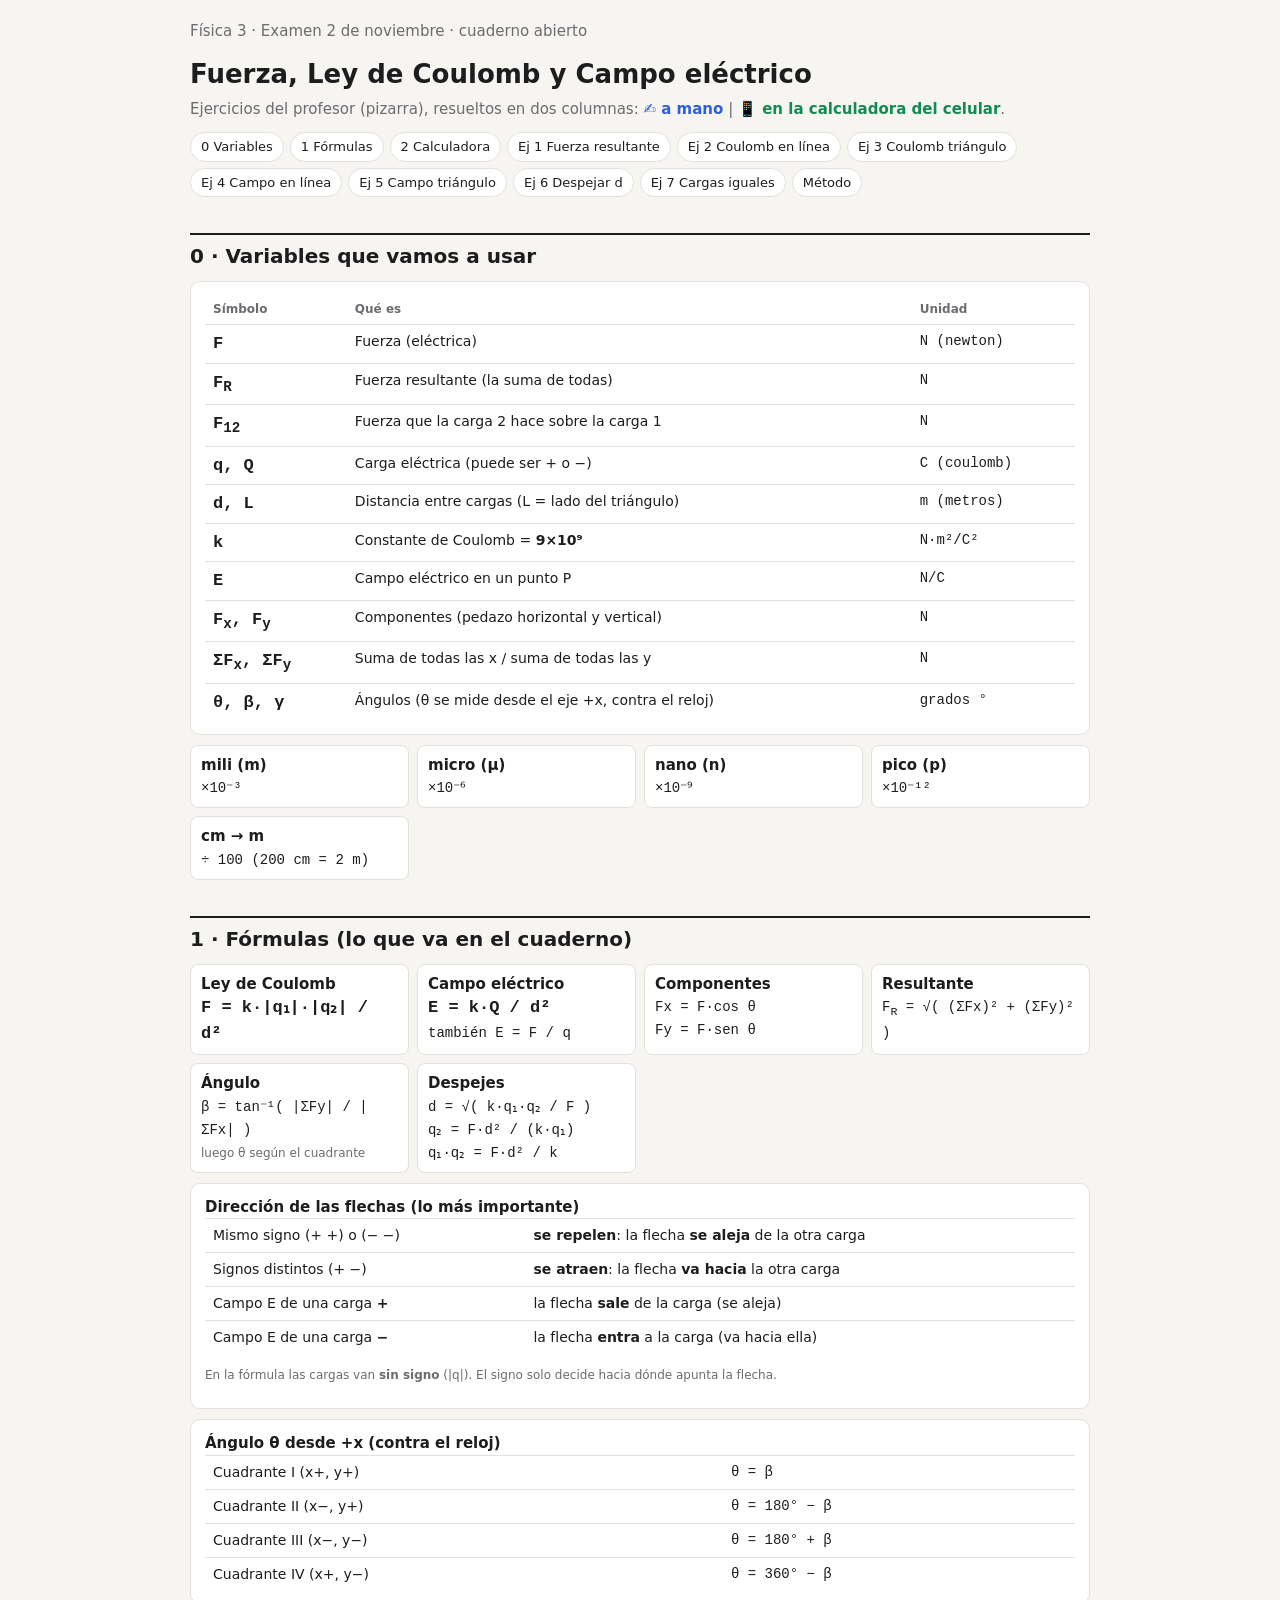
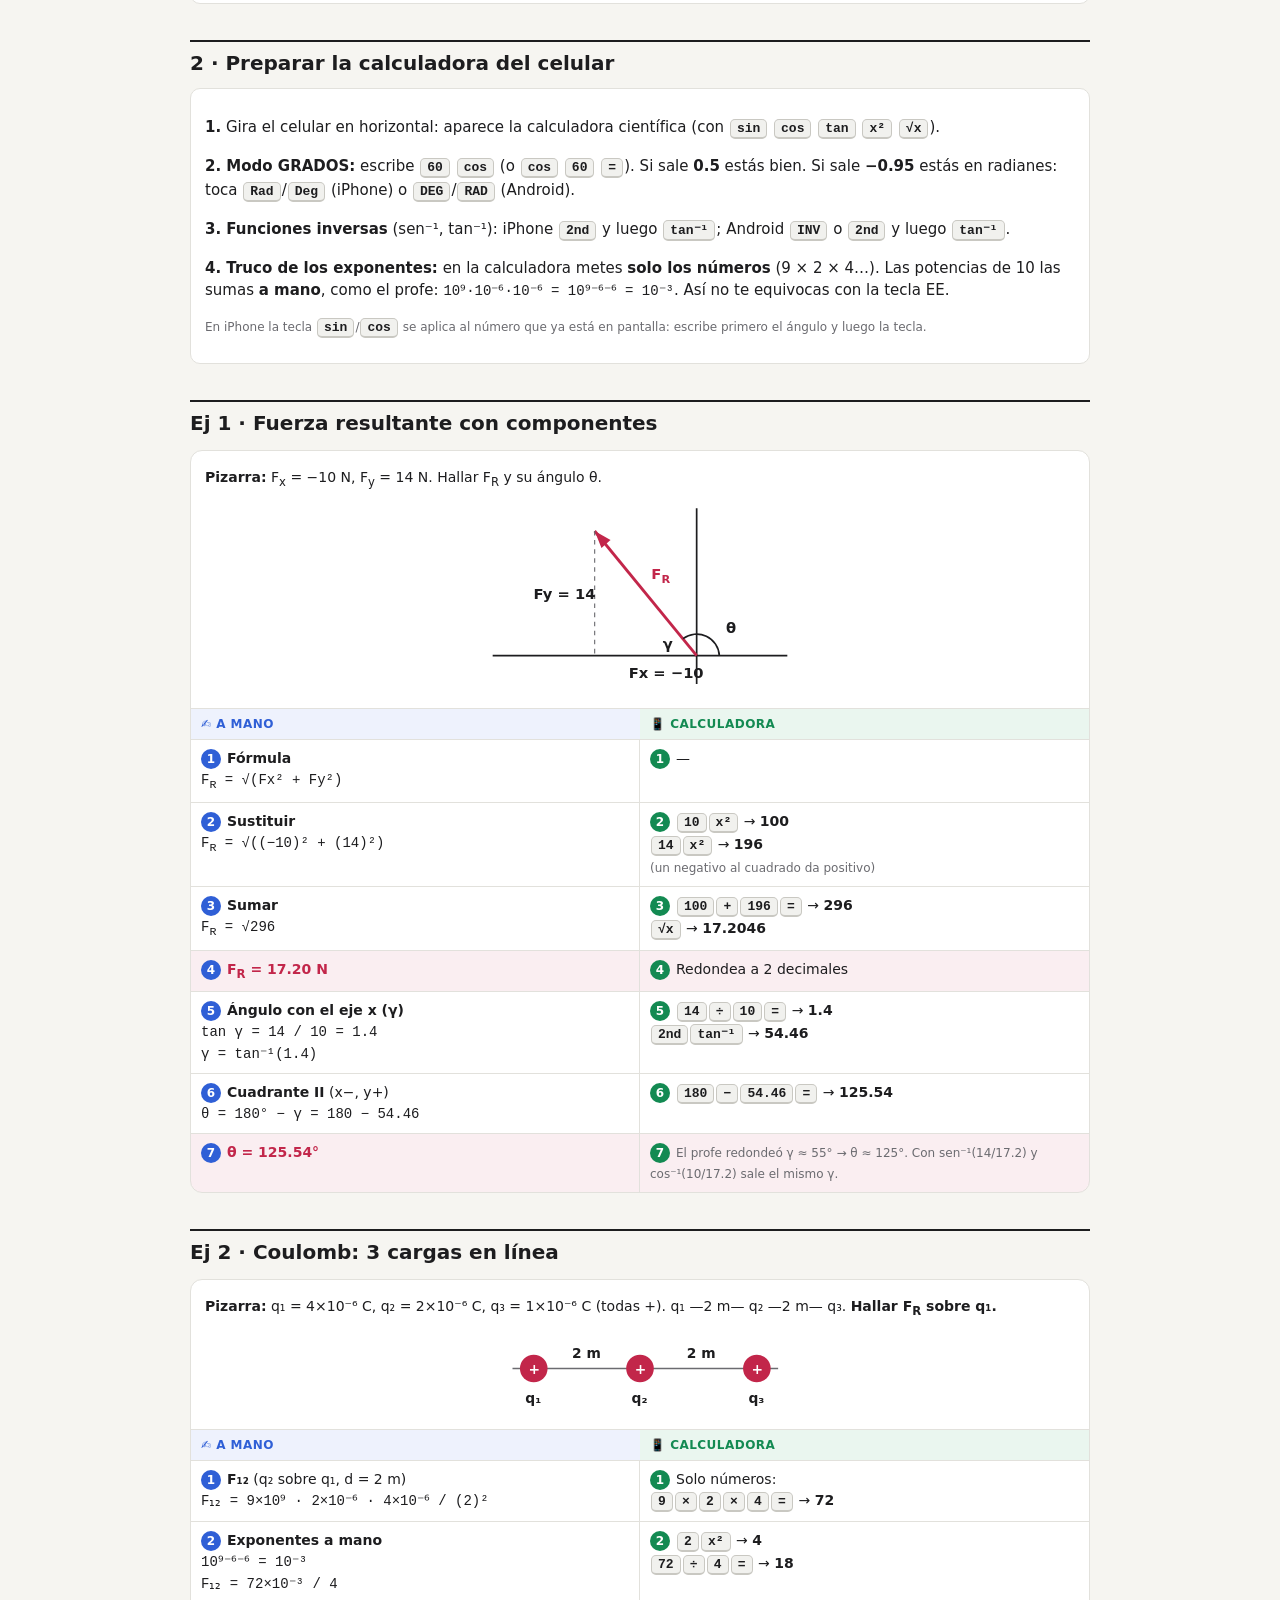
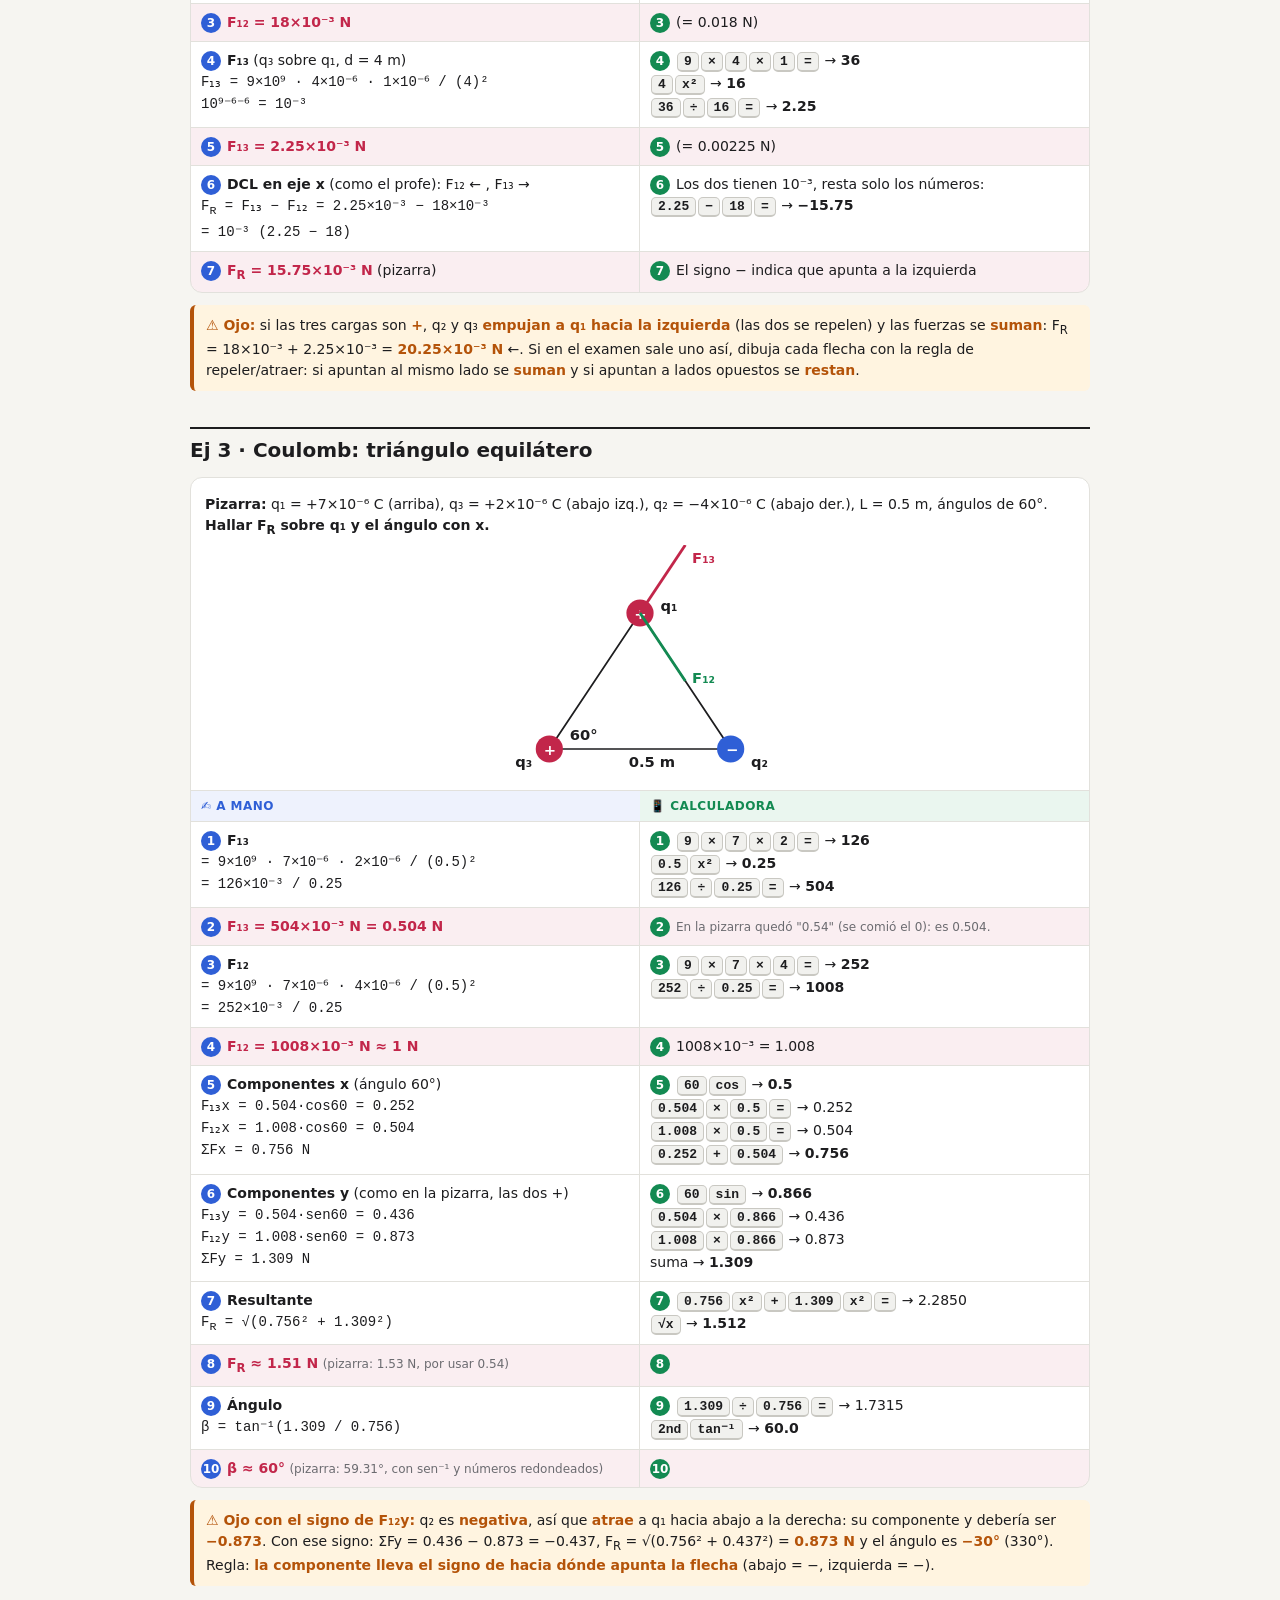
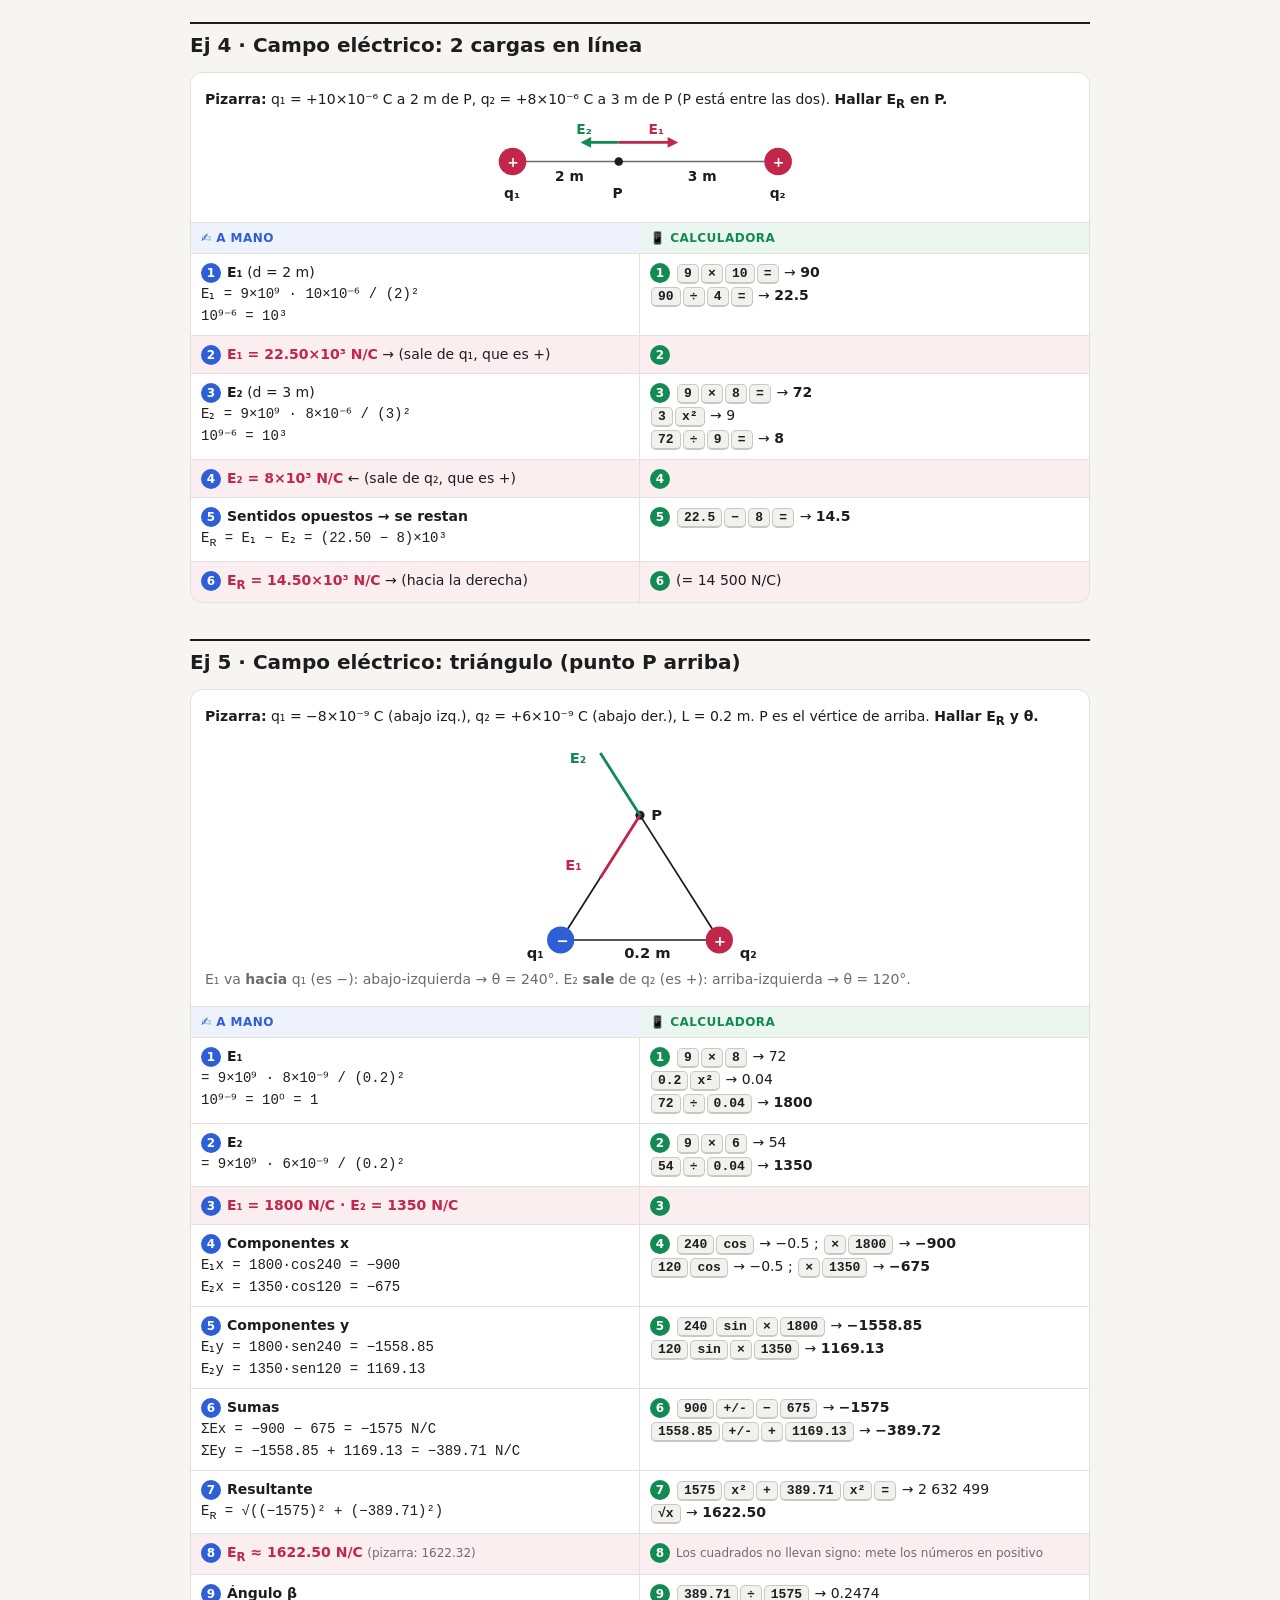
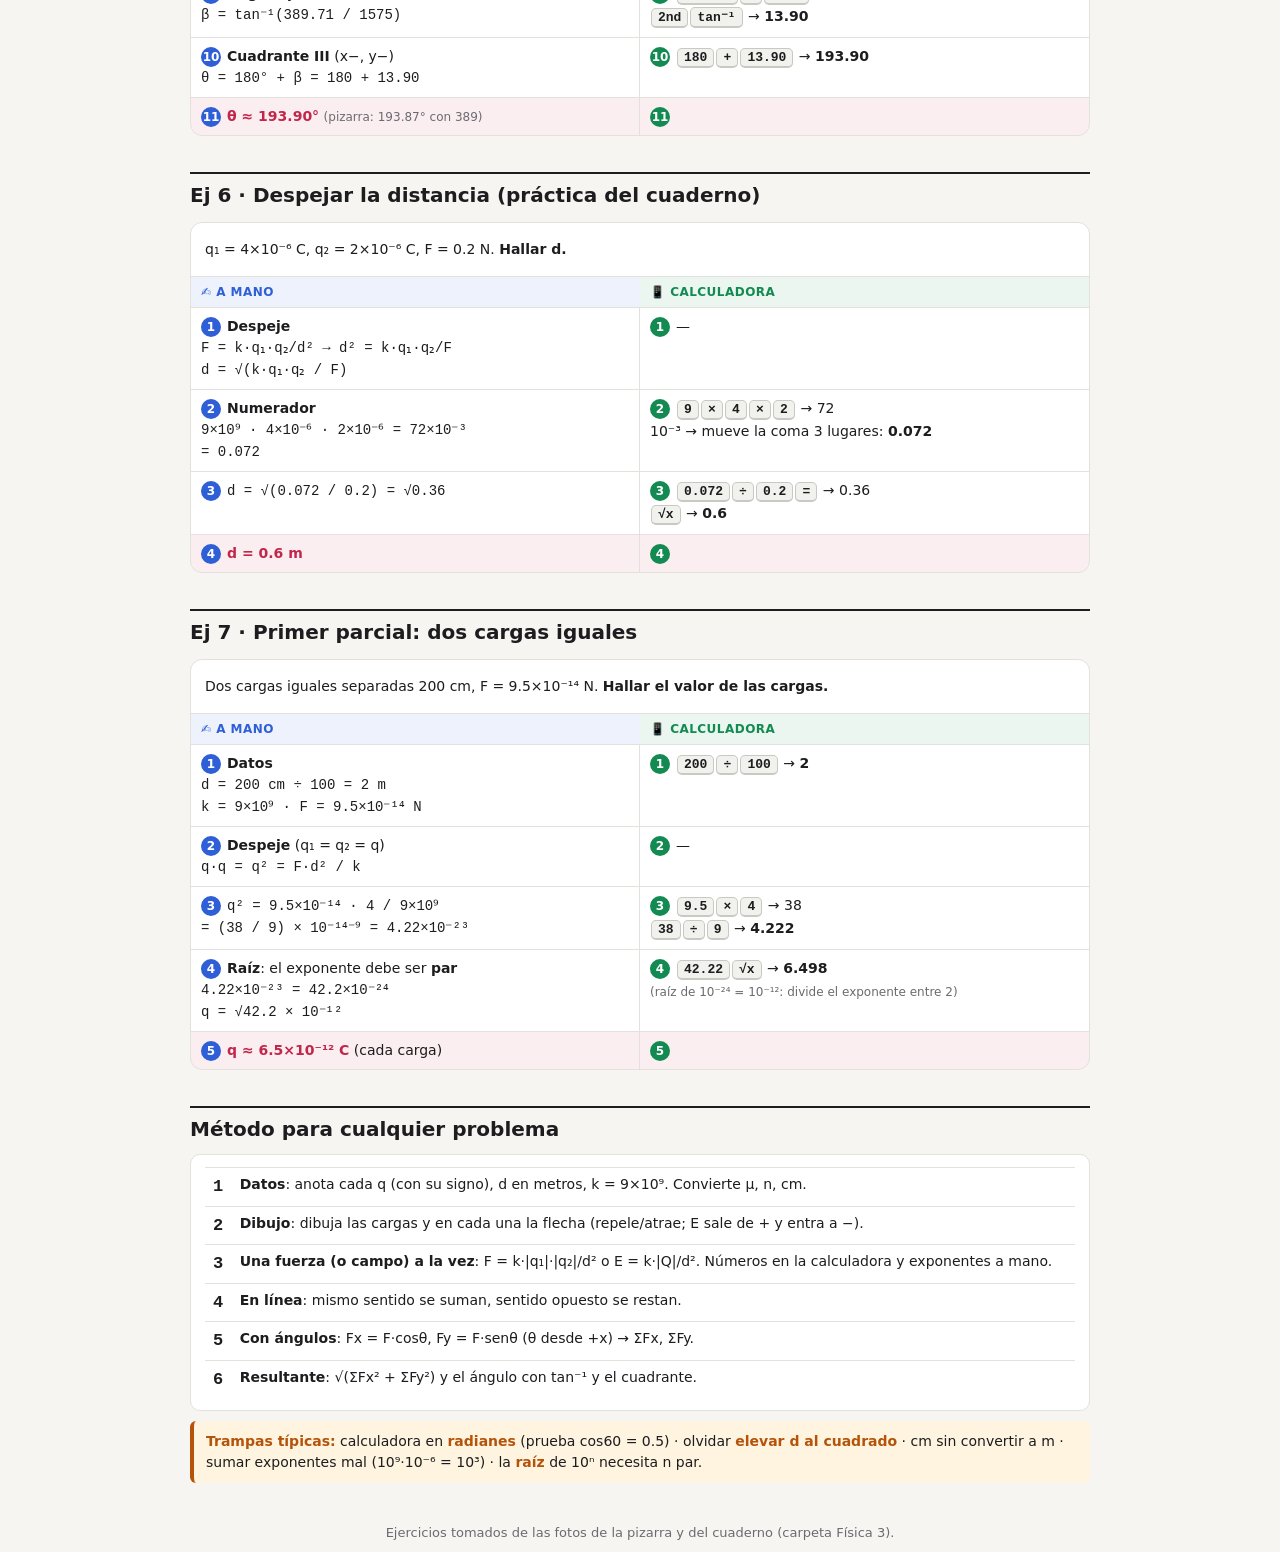
<file: fisica3-examen/index.html>
<!DOCTYPE html>
<html lang="es">
<head>
<meta charset="utf-8">
<meta name="viewport" content="width=device-width, initial-scale=1">
<title>Examen Física 3</title>
<style>
:root{
  --bg:#f6f5f1;--card:#ffffff;--ink:#1d1d1f;--muted:#6b6b70;--line:#e2e1dc;
  --hand:#2f5fd6;--hand-bg:#eef2fd;--calc:#138a52;--calc-bg:#eaf6ef;
  --warn:#b45309;--warn-bg:#fff4e0;--ans:#c2264a;--key:#f1f1ee;--keyb:#c9c8c2;
}
@media (prefers-color-scheme: dark){
  :root:not([data-theme="light"]){
    --bg:#111113;--card:#1a1a1d;--ink:#ececee;--muted:#9a9aa1;--line:#2c2c31;
    --hand:#7ea2ff;--hand-bg:#1a2238;--calc:#52d491;--calc-bg:#14271d;
    --warn:#f5b04a;--warn-bg:#2d2213;--ans:#ff7a95;--key:#26262b;--keyb:#3a3a41;
  }
}
:root[data-theme="dark"]{
  --bg:#111113;--card:#1a1a1d;--ink:#ececee;--muted:#9a9aa1;--line:#2c2c31;
  --hand:#7ea2ff;--hand-bg:#1a2238;--calc:#52d491;--calc-bg:#14271d;
  --warn:#f5b04a;--warn-bg:#2d2213;--ans:#ff7a95;--key:#26262b;--keyb:#3a3a41;
}
*{box-sizing:border-box}
body{margin:0;background:var(--bg);color:var(--ink);font:15px/1.5 system-ui,-apple-system,"Segoe UI",sans-serif;-webkit-font-smoothing:antialiased}
main{width:min(900px,100% - 24px);margin:20px auto 80px}
h1{font-size:26px;margin:4px 0}
h2{font-size:20px;margin:36px 0 10px;padding-top:6px;border-top:2px solid var(--ink)}
h3{font-size:16px;margin:18px 0 8px}
.sub{color:var(--muted);margin:0 0 12px}
nav{display:flex;flex-wrap:wrap;gap:6px;margin:10px 0}
nav a{color:var(--ink);text-decoration:none;font-size:13px;padding:4px 10px;border:1px solid var(--line);border-radius:99px;background:var(--card)}
.card{background:var(--card);border:1px solid var(--line);border-radius:10px;padding:12px 14px;margin:10px 0}
table{width:100%;border-collapse:collapse;font-size:14px}
td,th{padding:6px 8px;border-top:1px solid var(--line);text-align:left;vertical-align:top}
th{font-size:12px;color:var(--muted);font-weight:600;border-top:none}
.f{font-family:ui-monospace,"SF Mono",Menlo,Consolas,monospace;font-size:14px}
.big{font-size:17px;font-weight:700}
.ans{color:var(--ans);font-weight:700}
.warn{background:var(--warn-bg);border-left:4px solid var(--warn);border-radius:6px;padding:10px 12px;margin:10px 0;font-size:14px}
.warn b{color:var(--warn)}
kbd{display:inline-block;min-width:22px;text-align:center;font:600 13px ui-monospace,Menlo,monospace;padding:1px 6px;margin:1px 1px;border-radius:5px;background:var(--key);border:1px solid var(--keyb);border-bottom-width:2px;color:var(--ink)}
.grid{display:grid;grid-template-columns:repeat(auto-fit,minmax(190px,1fr));gap:8px}
.chip{background:var(--card);border:1px solid var(--line);border-radius:8px;padding:8px 10px}
.chip b{display:block}
/* Two columns */
.ex{background:var(--card);border:1px solid var(--line);border-radius:12px;margin:12px 0;overflow:hidden}
.ex .head{padding:12px 14px;border-bottom:1px solid var(--line)}
.ex .head p{margin:4px 0;font-size:14px}
.cols{display:grid;grid-template-columns:1fr 1fr}
.colh{padding:6px 10px;font-size:12px;font-weight:700;letter-spacing:.04em;text-transform:uppercase}
.colh.h{background:var(--hand-bg);color:var(--hand)}
.colh.c{background:var(--calc-bg);color:var(--calc)}
.step{display:contents}
.step>div{padding:8px 10px;border-top:1px solid var(--line);font-size:14px;overflow-wrap:anywhere}
.step>div:first-child{border-right:1px solid var(--line)}
.step .n{display:inline-block;min-width:20px;height:20px;line-height:20px;text-align:center;border-radius:50%;background:var(--hand);color:#fff;font-size:12px;font-weight:700;margin-right:6px}
.step>div:last-child .n{background:var(--calc)}
.step.res>div{background:color-mix(in srgb,var(--ans) 8%,transparent)}
.tag{font-size:12px;color:var(--muted)}
svg.fig{display:block;width:100%;max-width:340px;height:auto;margin:6px auto}
svg text{font:600 13px system-ui,sans-serif;fill:var(--ink)}
svg .l{stroke:var(--ink);stroke-width:1.5;fill:none}
svg .p{fill:var(--ans)} svg .n2{fill:var(--hand)}
svg .v1{stroke:var(--ans);stroke-width:2.5} svg .v2{stroke:var(--calc);stroke-width:2.5}
@media (max-width:560px){body{font-size:14px}.step>div{padding:7px 7px;font-size:13px}.f{font-size:13px}kbd{font-size:12px;padding:1px 4px}}
@media print{
  :root,:root[data-theme],:root:not([data-theme="light"]){--bg:#fff;--card:#fff;--ink:#000;--muted:#555;--line:#bbb;--hand:#1f4fc4;--hand-bg:#e9efff;--calc:#0d7a45;--calc-bg:#e6f5ec;--warn:#9a4a00;--warn-bg:#fff3df;--ans:#b0123a;--key:#f2f2f2;--keyb:#999}
  body{background:#fff;font-size:12.5px;-webkit-print-color-adjust:exact;print-color-adjust:exact}
  main{width:auto;margin:0}
  nav{display:none}
  h2{break-after:avoid;margin-top:18px}
  .ex,.card,.warn,.chip,svg.fig,.ex .head{break-inside:avoid}
  .step>div{break-inside:avoid;font-size:12.5px}
  .ex .head{break-after:avoid}
  #ej1,#ej3,#ej5,#metodo{break-before:page}
  svg.fig{max-width:260px}
}
footer{margin-top:40px;color:var(--muted);font-size:13px;text-align:center}
</style>
</head>
<body>
<main>
<p class="sub">Física 3 · Examen 2 de noviembre · cuaderno abierto</p>
<h1>Fuerza, Ley de Coulomb y Campo eléctrico</h1>
<p class="sub">Ejercicios del profesor (pizarra), resueltos en dos columnas: <b style="color:var(--hand)">✍️ a mano</b> | <b style="color:var(--calc)">📱 en la calculadora del celular</b>.</p>
<nav>
  <a href="#variables">0 Variables</a><a href="#formulas">1 Fórmulas</a><a href="#calc">2 Calculadora</a>
  <a href="#ej1">Ej 1 Fuerza resultante</a><a href="#ej2">Ej 2 Coulomb en línea</a><a href="#ej3">Ej 3 Coulomb triángulo</a>
  <a href="#ej4">Ej 4 Campo en línea</a><a href="#ej5">Ej 5 Campo triángulo</a><a href="#ej6">Ej 6 Despejar d</a><a href="#ej7">Ej 7 Cargas iguales</a>
  <a href="#metodo">Método</a>
</nav>

<h2 id="variables">0 · Variables que vamos a usar</h2>
<div class="card">
<table>
<tr><th>Símbolo</th><th>Qué es</th><th>Unidad</th></tr>
<tr><td class="f big">F</td><td>Fuerza (eléctrica)</td><td class="f">N (newton)</td></tr>
<tr><td class="f big">F<sub>R</sub></td><td>Fuerza resultante (la suma de todas)</td><td class="f">N</td></tr>
<tr><td class="f big">F<sub>12</sub></td><td>Fuerza que la carga 2 hace sobre la carga 1</td><td class="f">N</td></tr>
<tr><td class="f big">q, Q</td><td>Carga eléctrica (puede ser + o −)</td><td class="f">C (coulomb)</td></tr>
<tr><td class="f big">d, L</td><td>Distancia entre cargas (L = lado del triángulo)</td><td class="f">m (metros)</td></tr>
<tr><td class="f big">k</td><td>Constante de Coulomb = <b>9×10⁹</b></td><td class="f">N·m²/C²</td></tr>
<tr><td class="f big">E</td><td>Campo eléctrico en un punto P</td><td class="f">N/C</td></tr>
<tr><td class="f big">F<sub>x</sub>, F<sub>y</sub></td><td>Componentes (pedazo horizontal y vertical)</td><td class="f">N</td></tr>
<tr><td class="f big">ΣF<sub>x</sub>, ΣF<sub>y</sub></td><td>Suma de todas las x / suma de todas las y</td><td class="f">N</td></tr>
<tr><td class="f big">θ, β, γ</td><td>Ángulos (θ se mide desde el eje +x, contra el reloj)</td><td class="f">grados °</td></tr>
</table>
</div>
<div class="grid">
  <div class="chip"><b>mili (m)</b><span class="f">×10⁻³</span></div>
  <div class="chip"><b>micro (µ)</b><span class="f">×10⁻⁶</span></div>
  <div class="chip"><b>nano (n)</b><span class="f">×10⁻⁹</span></div>
  <div class="chip"><b>pico (p)</b><span class="f">×10⁻¹²</span></div>
  <div class="chip"><b>cm → m</b><span class="f">÷ 100 (200 cm = 2 m)</span></div>
</div>

<h2 id="formulas">1 · Fórmulas (lo que va en el cuaderno)</h2>
<div class="grid">
  <div class="chip"><b>Ley de Coulomb</b><span class="f big">F = k·|q₁|·|q₂| / d²</span></div>
  <div class="chip"><b>Campo eléctrico</b><span class="f big">E = k·Q / d²</span><br><span class="f">también E = F / q</span></div>
  <div class="chip"><b>Componentes</b><span class="f">Fx = F·cos θ<br>Fy = F·sen θ</span></div>
  <div class="chip"><b>Resultante</b><span class="f">F<sub>R</sub> = √( (ΣFx)² + (ΣFy)² )</span></div>
  <div class="chip"><b>Ángulo</b><span class="f">β = tan⁻¹( |ΣFy| / |ΣFx| )</span><br><span class="tag">luego θ según el cuadrante</span></div>
  <div class="chip"><b>Despejes</b><span class="f">d = √( k·q₁·q₂ / F )<br>q₂ = F·d² / (k·q₁)<br>q₁·q₂ = F·d² / k</span></div>
</div>
<div class="card">
<b>Dirección de las flechas (lo más importante)</b>
<table>
<tr><td>Mismo signo (+ +) o (− −)</td><td><b>se repelen</b>: la flecha <b>se aleja</b> de la otra carga</td></tr>
<tr><td>Signos distintos (+ −)</td><td><b>se atraen</b>: la flecha <b>va hacia</b> la otra carga</td></tr>
<tr><td>Campo E de una carga <b>+</b></td><td>la flecha <b>sale</b> de la carga (se aleja)</td></tr>
<tr><td>Campo E de una carga <b>−</b></td><td>la flecha <b>entra</b> a la carga (va hacia ella)</td></tr>
</table>
<p class="tag">En la fórmula las cargas van <b>sin signo</b> (|q|). El signo solo decide hacia dónde apunta la flecha.</p>
</div>
<div class="card">
<b>Ángulo θ desde +x (contra el reloj)</b>
<table>
<tr><td>Cuadrante I (x+, y+)</td><td class="f">θ = β</td></tr>
<tr><td>Cuadrante II (x−, y+)</td><td class="f">θ = 180° − β</td></tr>
<tr><td>Cuadrante III (x−, y−)</td><td class="f">θ = 180° + β</td></tr>
<tr><td>Cuadrante IV (x+, y−)</td><td class="f">θ = 360° − β</td></tr>
</table>
</div>

<h2 id="calc">2 · Preparar la calculadora del celular</h2>
<div class="card">
<p><b>1.</b> Gira el celular en horizontal: aparece la calculadora científica (con <kbd>sin</kbd> <kbd>cos</kbd> <kbd>tan</kbd> <kbd>x²</kbd> <kbd>√x</kbd>).</p>
<p><b>2. Modo GRADOS:</b> escribe <kbd>60</kbd> <kbd>cos</kbd> (o <kbd>cos</kbd> <kbd>60</kbd> <kbd>=</kbd>). Si sale <b>0.5</b> estás bien. Si sale <b>−0.95</b> estás en radianes: toca <kbd>Rad</kbd>/<kbd>Deg</kbd> (iPhone) o <kbd>DEG</kbd>/<kbd>RAD</kbd> (Android).</p>
<p><b>3. Funciones inversas</b> (sen⁻¹, tan⁻¹): iPhone <kbd>2nd</kbd> y luego <kbd>tan⁻¹</kbd>; Android <kbd>INV</kbd> o <kbd>2nd</kbd> y luego <kbd>tan⁻¹</kbd>.</p>
<p><b>4. Truco de los exponentes:</b> en la calculadora metes <b>solo los números</b> (9 × 2 × 4…). Las potencias de 10 las sumas <b>a mano</b>, como el profe: <span class="f">10⁹·10⁻⁶·10⁻⁶ = 10⁹⁻⁶⁻⁶ = 10⁻³</span>. Así no te equivocas con la tecla EE.</p>
<p class="tag">En iPhone la tecla <kbd>sin</kbd>/<kbd>cos</kbd> se aplica al número que ya está en pantalla: escribe primero el ángulo y luego la tecla.</p>
</div>

<!-- ===================== EJ 1 ===================== -->
<h2 id="ej1">Ej 1 · Fuerza resultante con componentes</h2>
<div class="ex">
<div class="head">
<p><b>Pizarra:</b> F<sub>x</sub> = −10 N, F<sub>y</sub> = 14 N. Hallar F<sub>R</sub> y su ángulo θ.</p>
<svg class="fig" viewBox="0 0 300 170" aria-label="Vector en el segundo cuadrante: 10 a la izquierda y 14 hacia arriba">
<line x1="20" y1="140" x2="280" y2="140" class="l"/><line x1="200" y1="10" x2="200" y2="165" class="l"/>
<line x1="200" y1="140" x2="110" y2="30" class="v1"/><polygon points="110,30 124,38 116,45" class="p"/>
<line x1="110" y1="30" x2="110" y2="140" stroke="currentColor" stroke-dasharray="4 4" style="stroke:var(--muted)"/>
<text x="140" y="160">Fx = −10</text><text x="56" y="90">Fy = 14</text><text x="160" y="72" style="fill:var(--ans)">F<tspan dy="4" font-size="10">R</tspan></text>
<text x="170" y="134">γ</text><text x="226" y="120">θ</text><path d="M220 140 A20 20 0 0 0 188 125" class="l"/>
</svg>
</div>
<div class="cols">
<div class="colh h">✍️ A mano</div><div class="colh c">📱 Calculadora</div>
<div class="step"><div><span class="n">1</span><b>Fórmula</b><br><span class="f">F<sub>R</sub> = √(Fx² + Fy²)</span></div><div><span class="n">1</span>—</div></div>
<div class="step"><div><span class="n">2</span><b>Sustituir</b><br><span class="f">F<sub>R</sub> = √((−10)² + (14)²)</span></div><div><span class="n">2</span><kbd>10</kbd><kbd>x²</kbd> → <b>100</b><br><kbd>14</kbd><kbd>x²</kbd> → <b>196</b><br><span class="tag">(un negativo al cuadrado da positivo)</span></div></div>
<div class="step"><div><span class="n">3</span><b>Sumar</b><br><span class="f">F<sub>R</sub> = √296</span></div><div><span class="n">3</span><kbd>100</kbd><kbd>+</kbd><kbd>196</kbd><kbd>=</kbd> → <b>296</b><br><kbd>√x</kbd> → <b>17.2046</b></div></div>
<div class="step res"><div><span class="n">4</span><span class="ans">F<sub>R</sub> = 17.20 N</span></div><div><span class="n">4</span>Redondea a 2 decimales</div></div>
<div class="step"><div><span class="n">5</span><b>Ángulo con el eje x (γ)</b><br><span class="f">tan γ = 14 / 10 = 1.4</span><br><span class="f">γ = tan⁻¹(1.4)</span></div><div><span class="n">5</span><kbd>14</kbd><kbd>÷</kbd><kbd>10</kbd><kbd>=</kbd> → <b>1.4</b><br><kbd>2nd</kbd><kbd>tan⁻¹</kbd> → <b>54.46</b></div></div>
<div class="step"><div><span class="n">6</span><b>Cuadrante II</b> (x−, y+)<br><span class="f">θ = 180° − γ = 180 − 54.46</span></div><div><span class="n">6</span><kbd>180</kbd><kbd>−</kbd><kbd>54.46</kbd><kbd>=</kbd> → <b>125.54</b></div></div>
<div class="step res"><div><span class="n">7</span><span class="ans">θ = 125.54°</span></div><div><span class="n">7</span><span class="tag">El profe redondeó γ ≈ 55° → θ ≈ 125°. Con sen⁻¹(14/17.2) y cos⁻¹(10/17.2) sale el mismo γ.</span></div></div>
</div>
</div>

<!-- ===================== EJ 2 ===================== -->
<h2 id="ej2">Ej 2 · Coulomb: 3 cargas en línea</h2>
<div class="ex">
<div class="head">
<p><b>Pizarra:</b> q₁ = 4×10⁻⁶ C, q₂ = 2×10⁻⁶ C, q₃ = 1×10⁻⁶ C (todas +). q₁ —2 m— q₂ —2 m— q₃. <b>Hallar F<sub>R</sub> sobre q₁.</b></p>
<svg class="fig" viewBox="0 0 320 80" aria-label="Tres cargas positivas en línea separadas 2 metros">
<line x1="40" y1="40" x2="290" y2="40" class="l" style="stroke:var(--muted)"/>
<circle cx="60" cy="40" r="13" class="p"/><circle cx="160" cy="40" r="13" class="p"/><circle cx="270" cy="40" r="13" class="p"/>
<text x="55" y="45" style="fill:#fff">+</text><text x="155" y="45" style="fill:#fff">+</text><text x="265" y="45" style="fill:#fff">+</text>
<text x="52" y="72">q₁</text><text x="152" y="72">q₂</text><text x="262" y="72">q₃</text>
<text x="96" y="30">2 m</text><text x="204" y="30">2 m</text>
</svg>
</div>
<div class="cols">
<div class="colh h">✍️ A mano</div><div class="colh c">📱 Calculadora</div>
<div class="step"><div><span class="n">1</span><b>F₁₂</b> (q₂ sobre q₁, d = 2 m)<br><span class="f">F₁₂ = 9×10⁹ · 2×10⁻⁶ · 4×10⁻⁶ / (2)²</span></div><div><span class="n">1</span>Solo números:<br><kbd>9</kbd><kbd>×</kbd><kbd>2</kbd><kbd>×</kbd><kbd>4</kbd><kbd>=</kbd> → <b>72</b></div></div>
<div class="step"><div><span class="n">2</span><b>Exponentes a mano</b><br><span class="f">10⁹⁻⁶⁻⁶ = 10⁻³</span><br><span class="f">F₁₂ = 72×10⁻³ / 4</span></div><div><span class="n">2</span><kbd>2</kbd><kbd>x²</kbd> → <b>4</b><br><kbd>72</kbd><kbd>÷</kbd><kbd>4</kbd><kbd>=</kbd> → <b>18</b></div></div>
<div class="step res"><div><span class="n">3</span><span class="ans">F₁₂ = 18×10⁻³ N</span></div><div><span class="n">3</span>(= 0.018 N)</div></div>
<div class="step"><div><span class="n">4</span><b>F₁₃</b> (q₃ sobre q₁, d = 4 m)<br><span class="f">F₁₃ = 9×10⁹ · 4×10⁻⁶ · 1×10⁻⁶ / (4)²</span><br><span class="f">10⁹⁻⁶⁻⁶ = 10⁻³</span></div><div><span class="n">4</span><kbd>9</kbd><kbd>×</kbd><kbd>4</kbd><kbd>×</kbd><kbd>1</kbd><kbd>=</kbd> → <b>36</b><br><kbd>4</kbd><kbd>x²</kbd> → <b>16</b><br><kbd>36</kbd><kbd>÷</kbd><kbd>16</kbd><kbd>=</kbd> → <b>2.25</b></div></div>
<div class="step res"><div><span class="n">5</span><span class="ans">F₁₃ = 2.25×10⁻³ N</span></div><div><span class="n">5</span>(= 0.00225 N)</div></div>
<div class="step"><div><span class="n">6</span><b>DCL en eje x</b> (como el profe): F₁₂ ← , F₁₃ →<br><span class="f">F<sub>R</sub> = F₁₃ − F₁₂ = 2.25×10⁻³ − 18×10⁻³</span><br><span class="f">= 10⁻³ (2.25 − 18)</span></div><div><span class="n">6</span>Los dos tienen 10⁻³, resta solo los números:<br><kbd>2.25</kbd><kbd>−</kbd><kbd>18</kbd><kbd>=</kbd> → <b>−15.75</b></div></div>
<div class="step res"><div><span class="n">7</span><span class="ans">F<sub>R</sub> = 15.75×10⁻³ N</span> (pizarra)</div><div><span class="n">7</span>El signo − indica que apunta a la izquierda</div></div>
</div>
</div>
<div class="warn"><b>⚠ Ojo:</b> si las tres cargas son <b>+</b>, q₂ y q₃ <b>empujan a q₁ hacia la izquierda</b> (las dos se repelen) y las fuerzas se <b>suman</b>: F<sub>R</sub> = 18×10⁻³ + 2.25×10⁻³ = <b>20.25×10⁻³ N</b> ←. Si en el examen sale uno así, dibuja cada flecha con la regla de repeler/atraer: si apuntan al mismo lado se <b>suman</b> y si apuntan a lados opuestos se <b>restan</b>.</div>

<!-- ===================== EJ 3 ===================== -->
<h2 id="ej3">Ej 3 · Coulomb: triángulo equilátero</h2>
<div class="ex">
<div class="head">
<p><b>Pizarra:</b> q₁ = +7×10⁻⁶ C (arriba), q₃ = +2×10⁻⁶ C (abajo izq.), q₂ = −4×10⁻⁶ C (abajo der.), L = 0.5 m, ángulos de 60°. <b>Hallar F<sub>R</sub> sobre q₁ y el ángulo con x.</b></p>
<svg class="fig" viewBox="0 0 300 200" aria-label="Triángulo equilátero con q1 arriba, q3 abajo a la izquierda y q2 abajo a la derecha">
<polygon points="150,60 70,180 230,180" class="l"/>
<circle cx="150" cy="60" r="12" class="p"/><text x="145" y="65" style="fill:#fff">+</text><text x="168" y="58">q₁</text>
<circle cx="70" cy="180" r="12" class="p"/><text x="65" y="185" style="fill:#fff">+</text><text x="40" y="196">q₃</text>
<circle cx="230" cy="180" r="12" class="n2"/><text x="226" y="185" style="fill:#fff">−</text><text x="248" y="196">q₂</text>
<line x1="150" y1="60" x2="190" y2="0" class="v1"/><text x="196" y="16" style="fill:var(--ans)">F₁₃</text>
<line x1="150" y1="60" x2="190" y2="120" class="v2"/><text x="196" y="122" style="fill:var(--calc)">F₁₂</text>
<text x="88" y="172">60°</text><text x="140" y="196">0.5 m</text>
</svg>
</div>
<div class="cols">
<div class="colh h">✍️ A mano</div><div class="colh c">📱 Calculadora</div>
<div class="step"><div><span class="n">1</span><b>F₁₃</b><br><span class="f">= 9×10⁹ · 7×10⁻⁶ · 2×10⁻⁶ / (0.5)²</span><br><span class="f">= 126×10⁻³ / 0.25</span></div><div><span class="n">1</span><kbd>9</kbd><kbd>×</kbd><kbd>7</kbd><kbd>×</kbd><kbd>2</kbd><kbd>=</kbd> → <b>126</b><br><kbd>0.5</kbd><kbd>x²</kbd> → <b>0.25</b><br><kbd>126</kbd><kbd>÷</kbd><kbd>0.25</kbd><kbd>=</kbd> → <b>504</b></div></div>
<div class="step res"><div><span class="n">2</span><span class="ans">F₁₃ = 504×10⁻³ N = 0.504 N</span></div><div><span class="n">2</span><span class="tag">En la pizarra quedó "0.54" (se comió el 0): es 0.504.</span></div></div>
<div class="step"><div><span class="n">3</span><b>F₁₂</b><br><span class="f">= 9×10⁹ · 7×10⁻⁶ · 4×10⁻⁶ / (0.5)²</span><br><span class="f">= 252×10⁻³ / 0.25</span></div><div><span class="n">3</span><kbd>9</kbd><kbd>×</kbd><kbd>7</kbd><kbd>×</kbd><kbd>4</kbd><kbd>=</kbd> → <b>252</b><br><kbd>252</kbd><kbd>÷</kbd><kbd>0.25</kbd><kbd>=</kbd> → <b>1008</b></div></div>
<div class="step res"><div><span class="n">4</span><span class="ans">F₁₂ = 1008×10⁻³ N ≈ 1 N</span></div><div><span class="n">4</span>1008×10⁻³ = 1.008</div></div>
<div class="step"><div><span class="n">5</span><b>Componentes x</b> (ángulo 60°)<br><span class="f">F₁₃x = 0.504·cos60 = 0.252</span><br><span class="f">F₁₂x = 1.008·cos60 = 0.504</span><br><span class="f">ΣFx = 0.756 N</span></div><div><span class="n">5</span><kbd>60</kbd><kbd>cos</kbd> → <b>0.5</b><br><kbd>0.504</kbd><kbd>×</kbd><kbd>0.5</kbd><kbd>=</kbd> → 0.252<br><kbd>1.008</kbd><kbd>×</kbd><kbd>0.5</kbd><kbd>=</kbd> → 0.504<br><kbd>0.252</kbd><kbd>+</kbd><kbd>0.504</kbd> → <b>0.756</b></div></div>
<div class="step"><div><span class="n">6</span><b>Componentes y</b> (como en la pizarra, las dos +)<br><span class="f">F₁₃y = 0.504·sen60 = 0.436</span><br><span class="f">F₁₂y = 1.008·sen60 = 0.873</span><br><span class="f">ΣFy = 1.309 N</span></div><div><span class="n">6</span><kbd>60</kbd><kbd>sin</kbd> → <b>0.866</b><br><kbd>0.504</kbd><kbd>×</kbd><kbd>0.866</kbd> → 0.436<br><kbd>1.008</kbd><kbd>×</kbd><kbd>0.866</kbd> → 0.873<br>suma → <b>1.309</b></div></div>
<div class="step"><div><span class="n">7</span><b>Resultante</b><br><span class="f">F<sub>R</sub> = √(0.756² + 1.309²)</span></div><div><span class="n">7</span><kbd>0.756</kbd><kbd>x²</kbd><kbd>+</kbd><kbd>1.309</kbd><kbd>x²</kbd><kbd>=</kbd> → 2.2850<br><kbd>√x</kbd> → <b>1.512</b></div></div>
<div class="step res"><div><span class="n">8</span><span class="ans">F<sub>R</sub> ≈ 1.51 N</span> <span class="tag">(pizarra: 1.53 N, por usar 0.54)</span></div><div><span class="n">8</span></div></div>
<div class="step"><div><span class="n">9</span><b>Ángulo</b><br><span class="f">β = tan⁻¹(1.309 / 0.756)</span></div><div><span class="n">9</span><kbd>1.309</kbd><kbd>÷</kbd><kbd>0.756</kbd><kbd>=</kbd> → 1.7315<br><kbd>2nd</kbd><kbd>tan⁻¹</kbd> → <b>60.0</b></div></div>
<div class="step res"><div><span class="n">10</span><span class="ans">β ≈ 60°</span> <span class="tag">(pizarra: 59.31°, con sen⁻¹ y números redondeados)</span></div><div><span class="n">10</span></div></div>
</div>
</div>
<div class="warn"><b>⚠ Ojo con el signo de F₁₂y:</b> q₂ es <b>negativa</b>, así que <b>atrae</b> a q₁ hacia abajo a la derecha: su componente y debería ser <b>−0.873</b>. Con ese signo: ΣFy = 0.436 − 0.873 = −0.437, F<sub>R</sub> = √(0.756² + 0.437²) = <b>0.873 N</b> y el ángulo es <b>−30°</b> (330°). Regla: <b>la componente lleva el signo de hacia dónde apunta la flecha</b> (abajo = −, izquierda = −).</div>

<!-- ===================== EJ 4 ===================== -->
<h2 id="ej4">Ej 4 · Campo eléctrico: 2 cargas en línea</h2>
<div class="ex">
<div class="head">
<p><b>Pizarra:</b> q₁ = +10×10⁻⁶ C a 2 m de P, q₂ = +8×10⁻⁶ C a 3 m de P (P está entre las dos). <b>Hallar E<sub>R</sub> en P.</b></p>
<svg class="fig" viewBox="0 0 320 80" aria-label="Punto P entre dos cargas positivas">
<line x1="30" y1="40" x2="300" y2="40" class="l" style="stroke:var(--muted)"/>
<circle cx="40" cy="40" r="13" class="p"/><text x="35" y="45" style="fill:#fff">+</text><text x="32" y="74">q₁</text>
<circle cx="140" cy="40" r="4" style="fill:var(--ink)"/><text x="134" y="74">P</text>
<circle cx="290" cy="40" r="13" class="p"/><text x="285" y="45" style="fill:#fff">+</text><text x="282" y="74">q₂</text>
<line x1="140" y1="22" x2="190" y2="22" class="v1"/><polygon points="196,22 186,17 186,27" class="p"/><text x="168" y="14" style="fill:var(--ans)">E₁</text>
<line x1="140" y1="22" x2="110" y2="22" class="v2"/><polygon points="104,22 114,17 114,27" style="fill:var(--calc)"/><text x="100" y="14" style="fill:var(--calc)">E₂</text>
<text x="80" y="58">2 m</text><text x="205" y="58">3 m</text>
</svg>
</div>
<div class="cols">
<div class="colh h">✍️ A mano</div><div class="colh c">📱 Calculadora</div>
<div class="step"><div><span class="n">1</span><b>E₁</b> (d = 2 m)<br><span class="f">E₁ = 9×10⁹ · 10×10⁻⁶ / (2)²</span><br><span class="f">10⁹⁻⁶ = 10³</span></div><div><span class="n">1</span><kbd>9</kbd><kbd>×</kbd><kbd>10</kbd><kbd>=</kbd> → <b>90</b><br><kbd>90</kbd><kbd>÷</kbd><kbd>4</kbd><kbd>=</kbd> → <b>22.5</b></div></div>
<div class="step res"><div><span class="n">2</span><span class="ans">E₁ = 22.50×10³ N/C</span> → (sale de q₁, que es +)</div><div><span class="n">2</span></div></div>
<div class="step"><div><span class="n">3</span><b>E₂</b> (d = 3 m)<br><span class="f">E₂ = 9×10⁹ · 8×10⁻⁶ / (3)²</span><br><span class="f">10⁹⁻⁶ = 10³</span></div><div><span class="n">3</span><kbd>9</kbd><kbd>×</kbd><kbd>8</kbd><kbd>=</kbd> → <b>72</b><br><kbd>3</kbd><kbd>x²</kbd> → 9<br><kbd>72</kbd><kbd>÷</kbd><kbd>9</kbd><kbd>=</kbd> → <b>8</b></div></div>
<div class="step res"><div><span class="n">4</span><span class="ans">E₂ = 8×10³ N/C</span> ← (sale de q₂, que es +)</div><div><span class="n">4</span></div></div>
<div class="step"><div><span class="n">5</span><b>Sentidos opuestos → se restan</b><br><span class="f">E<sub>R</sub> = E₁ − E₂ = (22.50 − 8)×10³</span></div><div><span class="n">5</span><kbd>22.5</kbd><kbd>−</kbd><kbd>8</kbd><kbd>=</kbd> → <b>14.5</b></div></div>
<div class="step res"><div><span class="n">6</span><span class="ans">E<sub>R</sub> = 14.50×10³ N/C</span> → (hacia la derecha)</div><div><span class="n">6</span>(= 14 500 N/C)</div></div>
</div>
</div>

<!-- ===================== EJ 5 ===================== -->
<h2 id="ej5">Ej 5 · Campo eléctrico: triángulo (punto P arriba)</h2>
<div class="ex">
<div class="head">
<p><b>Pizarra:</b> q₁ = −8×10⁻⁹ C (abajo izq.), q₂ = +6×10⁻⁹ C (abajo der.), L = 0.2 m. P es el vértice de arriba. <b>Hallar E<sub>R</sub> y θ.</b></p>
<svg class="fig" viewBox="0 0 300 200" aria-label="Triángulo con P arriba, q1 negativa abajo a la izquierda y q2 positiva abajo a la derecha">
<polygon points="150,70 80,180 220,180" class="l"/>
<circle cx="150" cy="70" r="4" style="fill:var(--ink)"/><text x="160" y="74">P</text>
<circle cx="80" cy="180" r="12" class="n2"/><text x="76" y="185" style="fill:#fff">−</text><text x="50" y="196">q₁</text>
<circle cx="220" cy="180" r="12" class="p"/><text x="215" y="185" style="fill:#fff">+</text><text x="238" y="196">q₂</text>
<line x1="150" y1="70" x2="115" y2="125" class="v1"/><text x="84" y="118" style="fill:var(--ans)">E₁</text>
<line x1="150" y1="70" x2="115" y2="15" class="v2"/><text x="88" y="24" style="fill:var(--calc)">E₂</text>
<text x="136" y="196">0.2 m</text>
</svg>
<p class="tag">E₁ va <b>hacia</b> q₁ (es −): abajo-izquierda → θ = 240°. E₂ <b>sale</b> de q₂ (es +): arriba-izquierda → θ = 120°.</p>
</div>
<div class="cols">
<div class="colh h">✍️ A mano</div><div class="colh c">📱 Calculadora</div>
<div class="step"><div><span class="n">1</span><b>E₁</b><br><span class="f">= 9×10⁹ · 8×10⁻⁹ / (0.2)²</span><br><span class="f">10⁹⁻⁹ = 10⁰ = 1</span></div><div><span class="n">1</span><kbd>9</kbd><kbd>×</kbd><kbd>8</kbd> → 72<br><kbd>0.2</kbd><kbd>x²</kbd> → 0.04<br><kbd>72</kbd><kbd>÷</kbd><kbd>0.04</kbd> → <b>1800</b></div></div>
<div class="step"><div><span class="n">2</span><b>E₂</b><br><span class="f">= 9×10⁹ · 6×10⁻⁹ / (0.2)²</span></div><div><span class="n">2</span><kbd>9</kbd><kbd>×</kbd><kbd>6</kbd> → 54<br><kbd>54</kbd><kbd>÷</kbd><kbd>0.04</kbd> → <b>1350</b></div></div>
<div class="step res"><div><span class="n">3</span><span class="ans">E₁ = 1800 N/C · E₂ = 1350 N/C</span></div><div><span class="n">3</span></div></div>
<div class="step"><div><span class="n">4</span><b>Componentes x</b><br><span class="f">E₁x = 1800·cos240 = −900</span><br><span class="f">E₂x = 1350·cos120 = −675</span></div><div><span class="n">4</span><kbd>240</kbd><kbd>cos</kbd> → −0.5 ; <kbd>×</kbd><kbd>1800</kbd> → <b>−900</b><br><kbd>120</kbd><kbd>cos</kbd> → −0.5 ; <kbd>×</kbd><kbd>1350</kbd> → <b>−675</b></div></div>
<div class="step"><div><span class="n">5</span><b>Componentes y</b><br><span class="f">E₁y = 1800·sen240 = −1558.85</span><br><span class="f">E₂y = 1350·sen120 = 1169.13</span></div><div><span class="n">5</span><kbd>240</kbd><kbd>sin</kbd><kbd>×</kbd><kbd>1800</kbd> → <b>−1558.85</b><br><kbd>120</kbd><kbd>sin</kbd><kbd>×</kbd><kbd>1350</kbd> → <b>1169.13</b></div></div>
<div class="step"><div><span class="n">6</span><b>Sumas</b><br><span class="f">ΣEx = −900 − 675 = −1575 N/C</span><br><span class="f">ΣEy = −1558.85 + 1169.13 = −389.71 N/C</span></div><div><span class="n">6</span><kbd>900</kbd><kbd>+/-</kbd><kbd>−</kbd><kbd>675</kbd> → <b>−1575</b><br><kbd>1558.85</kbd><kbd>+/-</kbd><kbd>+</kbd><kbd>1169.13</kbd> → <b>−389.72</b></div></div>
<div class="step"><div><span class="n">7</span><b>Resultante</b><br><span class="f">E<sub>R</sub> = √((−1575)² + (−389.71)²)</span></div><div><span class="n">7</span><kbd>1575</kbd><kbd>x²</kbd><kbd>+</kbd><kbd>389.71</kbd><kbd>x²</kbd><kbd>=</kbd> → 2 632 499<br><kbd>√x</kbd> → <b>1622.50</b></div></div>
<div class="step res"><div><span class="n">8</span><span class="ans">E<sub>R</sub> ≈ 1622.50 N/C</span> <span class="tag">(pizarra: 1622.32)</span></div><div><span class="n">8</span><span class="tag">Los cuadrados no llevan signo: mete los números en positivo</span></div></div>
<div class="step"><div><span class="n">9</span><b>Ángulo β</b><br><span class="f">β = tan⁻¹(389.71 / 1575)</span></div><div><span class="n">9</span><kbd>389.71</kbd><kbd>÷</kbd><kbd>1575</kbd> → 0.2474<br><kbd>2nd</kbd><kbd>tan⁻¹</kbd> → <b>13.90</b></div></div>
<div class="step"><div><span class="n">10</span><b>Cuadrante III</b> (x−, y−)<br><span class="f">θ = 180° + β = 180 + 13.90</span></div><div><span class="n">10</span><kbd>180</kbd><kbd>+</kbd><kbd>13.90</kbd> → <b>193.90</b></div></div>
<div class="step res"><div><span class="n">11</span><span class="ans">θ ≈ 193.90°</span> <span class="tag">(pizarra: 193.87° con 389)</span></div><div><span class="n">11</span></div></div>
</div>
</div>

<!-- ===================== EJ 6 ===================== -->
<h2 id="ej6">Ej 6 · Despejar la distancia (práctica del cuaderno)</h2>
<div class="ex">
<div class="head"><p>q₁ = 4×10⁻⁶ C, q₂ = 2×10⁻⁶ C, F = 0.2 N. <b>Hallar d.</b></p></div>
<div class="cols">
<div class="colh h">✍️ A mano</div><div class="colh c">📱 Calculadora</div>
<div class="step"><div><span class="n">1</span><b>Despeje</b><br><span class="f">F = k·q₁·q₂/d² → d² = k·q₁·q₂/F</span><br><span class="f">d = √(k·q₁·q₂ / F)</span></div><div><span class="n">1</span>—</div></div>
<div class="step"><div><span class="n">2</span><b>Numerador</b><br><span class="f">9×10⁹ · 4×10⁻⁶ · 2×10⁻⁶ = 72×10⁻³</span><br><span class="f">= 0.072</span></div><div><span class="n">2</span><kbd>9</kbd><kbd>×</kbd><kbd>4</kbd><kbd>×</kbd><kbd>2</kbd> → 72<br>10⁻³ → mueve la coma 3 lugares: <b>0.072</b></div></div>
<div class="step"><div><span class="n">3</span><span class="f">d = √(0.072 / 0.2) = √0.36</span></div><div><span class="n">3</span><kbd>0.072</kbd><kbd>÷</kbd><kbd>0.2</kbd><kbd>=</kbd> → 0.36<br><kbd>√x</kbd> → <b>0.6</b></div></div>
<div class="step res"><div><span class="n">4</span><span class="ans">d = 0.6 m</span></div><div><span class="n">4</span></div></div>
</div>
</div>

<!-- ===================== EJ 7 ===================== -->
<h2 id="ej7">Ej 7 · Primer parcial: dos cargas iguales</h2>
<div class="ex">
<div class="head"><p>Dos cargas iguales separadas 200 cm, F = 9.5×10⁻¹⁴ N. <b>Hallar el valor de las cargas.</b></p></div>
<div class="cols">
<div class="colh h">✍️ A mano</div><div class="colh c">📱 Calculadora</div>
<div class="step"><div><span class="n">1</span><b>Datos</b><br><span class="f">d = 200 cm ÷ 100 = 2 m</span><br><span class="f">k = 9×10⁹ · F = 9.5×10⁻¹⁴ N</span></div><div><span class="n">1</span><kbd>200</kbd><kbd>÷</kbd><kbd>100</kbd> → <b>2</b></div></div>
<div class="step"><div><span class="n">2</span><b>Despeje</b> (q₁ = q₂ = q)<br><span class="f">q·q = q² = F·d² / k</span></div><div><span class="n">2</span>—</div></div>
<div class="step"><div><span class="n">3</span><span class="f">q² = 9.5×10⁻¹⁴ · 4 / 9×10⁹</span><br><span class="f">= (38 / 9) × 10⁻¹⁴⁻⁹ = 4.22×10⁻²³</span></div><div><span class="n">3</span><kbd>9.5</kbd><kbd>×</kbd><kbd>4</kbd> → 38<br><kbd>38</kbd><kbd>÷</kbd><kbd>9</kbd> → <b>4.222</b></div></div>
<div class="step"><div><span class="n">4</span><b>Raíz</b>: el exponente debe ser <b>par</b><br><span class="f">4.22×10⁻²³ = 42.2×10⁻²⁴</span><br><span class="f">q = √42.2 × 10⁻¹²</span></div><div><span class="n">4</span><kbd>42.22</kbd><kbd>√x</kbd> → <b>6.498</b><br><span class="tag">(raíz de 10⁻²⁴ = 10⁻¹²: divide el exponente entre 2)</span></div></div>
<div class="step res"><div><span class="n">5</span><span class="ans">q ≈ 6.5×10⁻¹² C</span> (cada carga)</div><div><span class="n">5</span></div></div>
</div>
</div>

<h2 id="metodo">Método para cualquier problema</h2>
<div class="card">
<table>
<tr><td class="f big">1</td><td><b>Datos</b>: anota cada q (con su signo), d en metros, k = 9×10⁹. Convierte µ, n, cm.</td></tr>
<tr><td class="f big">2</td><td><b>Dibujo</b>: dibuja las cargas y en cada una la flecha (repele/atrae; E sale de + y entra a −).</td></tr>
<tr><td class="f big">3</td><td><b>Una fuerza (o campo) a la vez</b>: F = k·|q₁|·|q₂|/d² o E = k·|Q|/d². Números en la calculadora y exponentes a mano.</td></tr>
<tr><td class="f big">4</td><td><b>En línea</b>: mismo sentido se suman, sentido opuesto se restan.</td></tr>
<tr><td class="f big">5</td><td><b>Con ángulos</b>: Fx = F·cosθ, Fy = F·senθ (θ desde +x) → ΣFx, ΣFy.</td></tr>
<tr><td class="f big">6</td><td><b>Resultante</b>: √(ΣFx² + ΣFy²) y el ángulo con tan⁻¹ y el cuadrante.</td></tr>
</table>
</div>
<div class="warn"><b>Trampas típicas:</b> calculadora en <b>radianes</b> (prueba cos60 = 0.5) · olvidar <b>elevar d al cuadrado</b> · cm sin convertir a m · sumar exponentes mal (10⁹·10⁻⁶ = 10³) · la <b>raíz</b> de 10ⁿ necesita n par.</div>
<footer>Ejercicios tomados de las fotos de la pizarra y del cuaderno (carpeta Física 3).</footer>
</main>
</body>
</html>
</file>
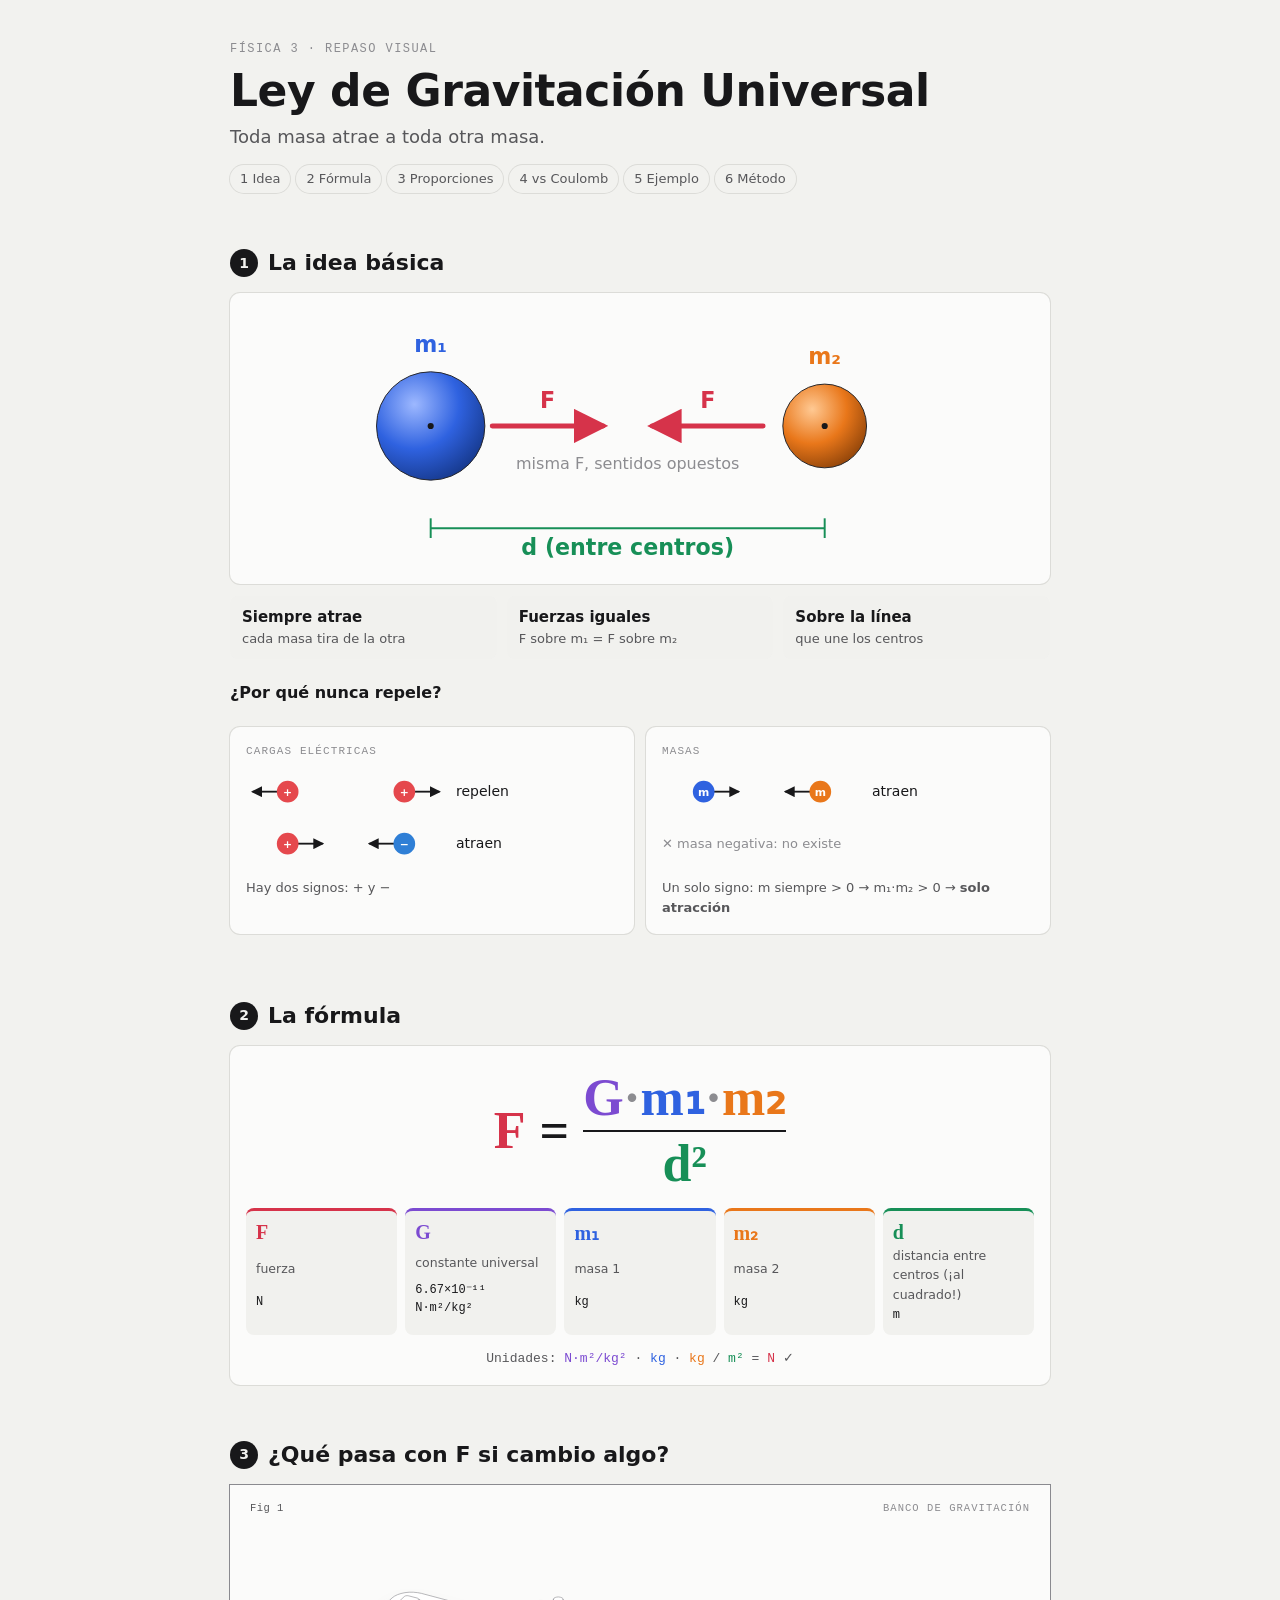
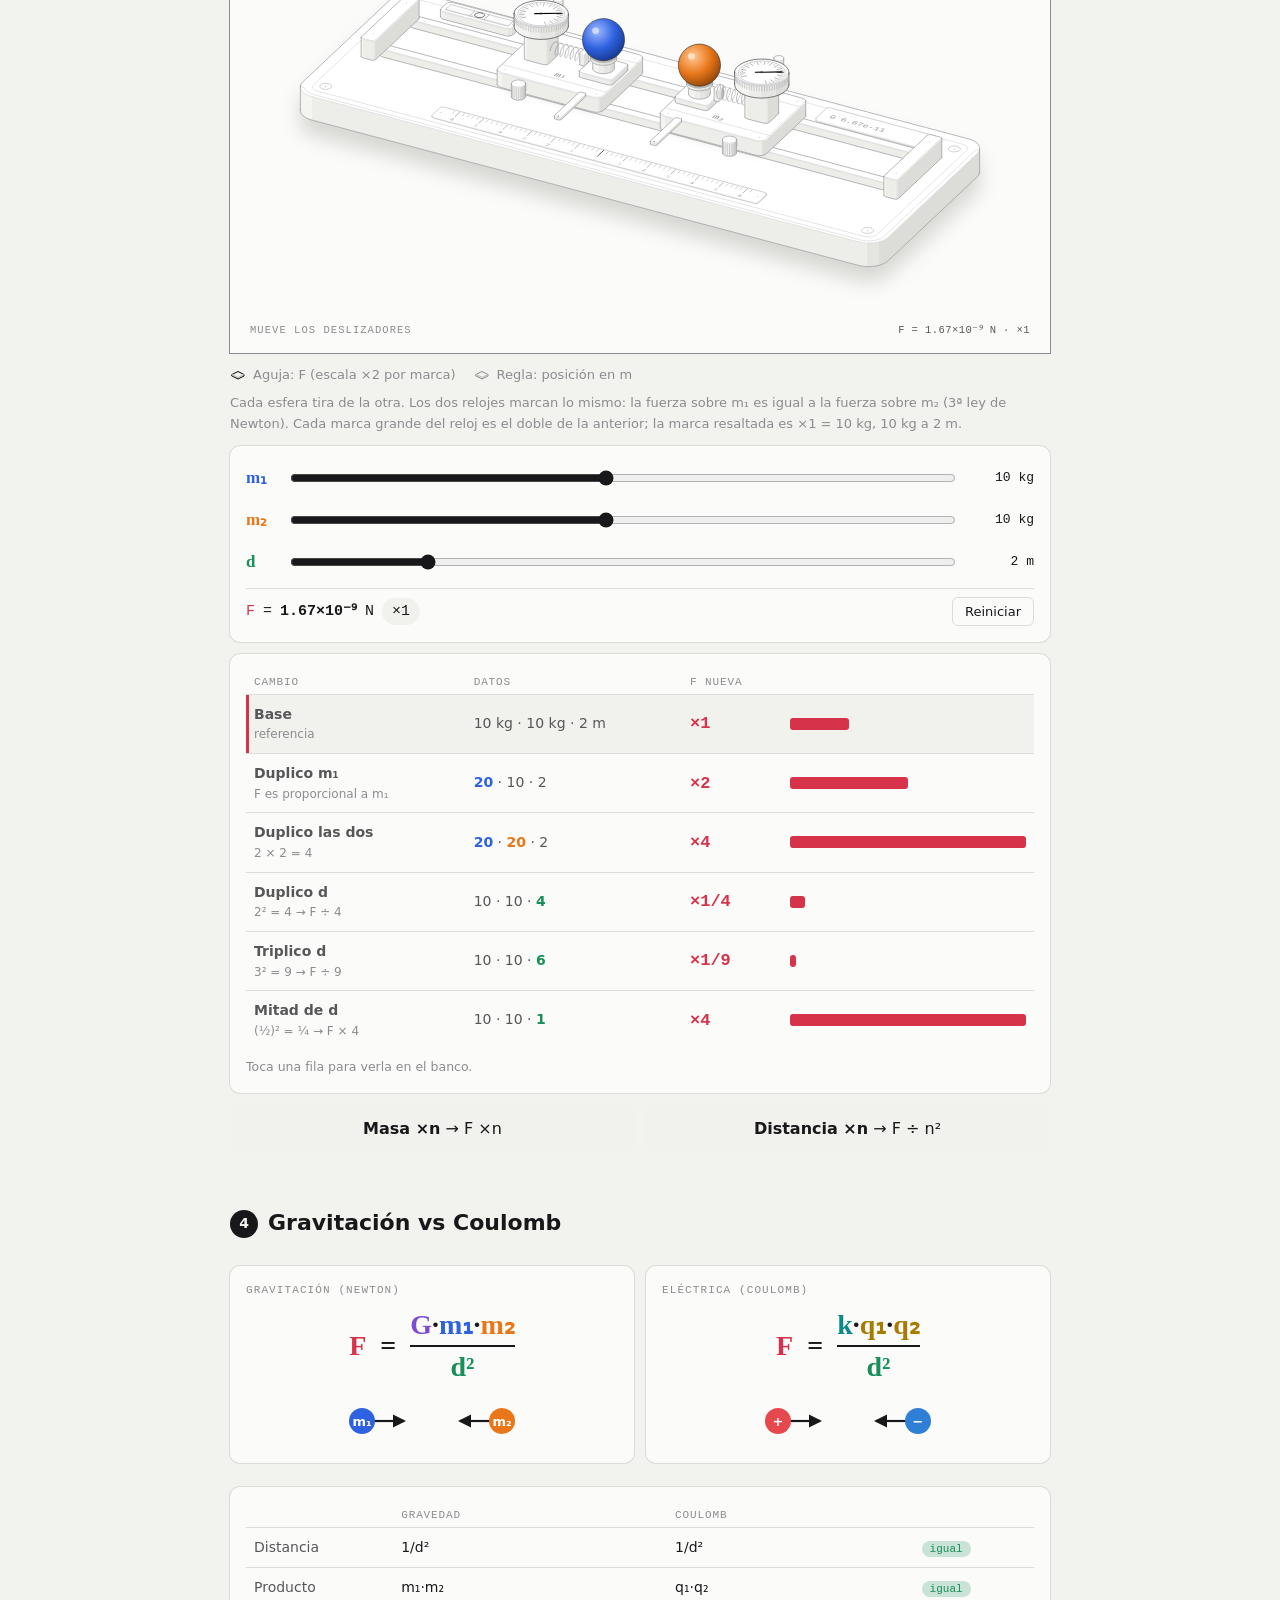
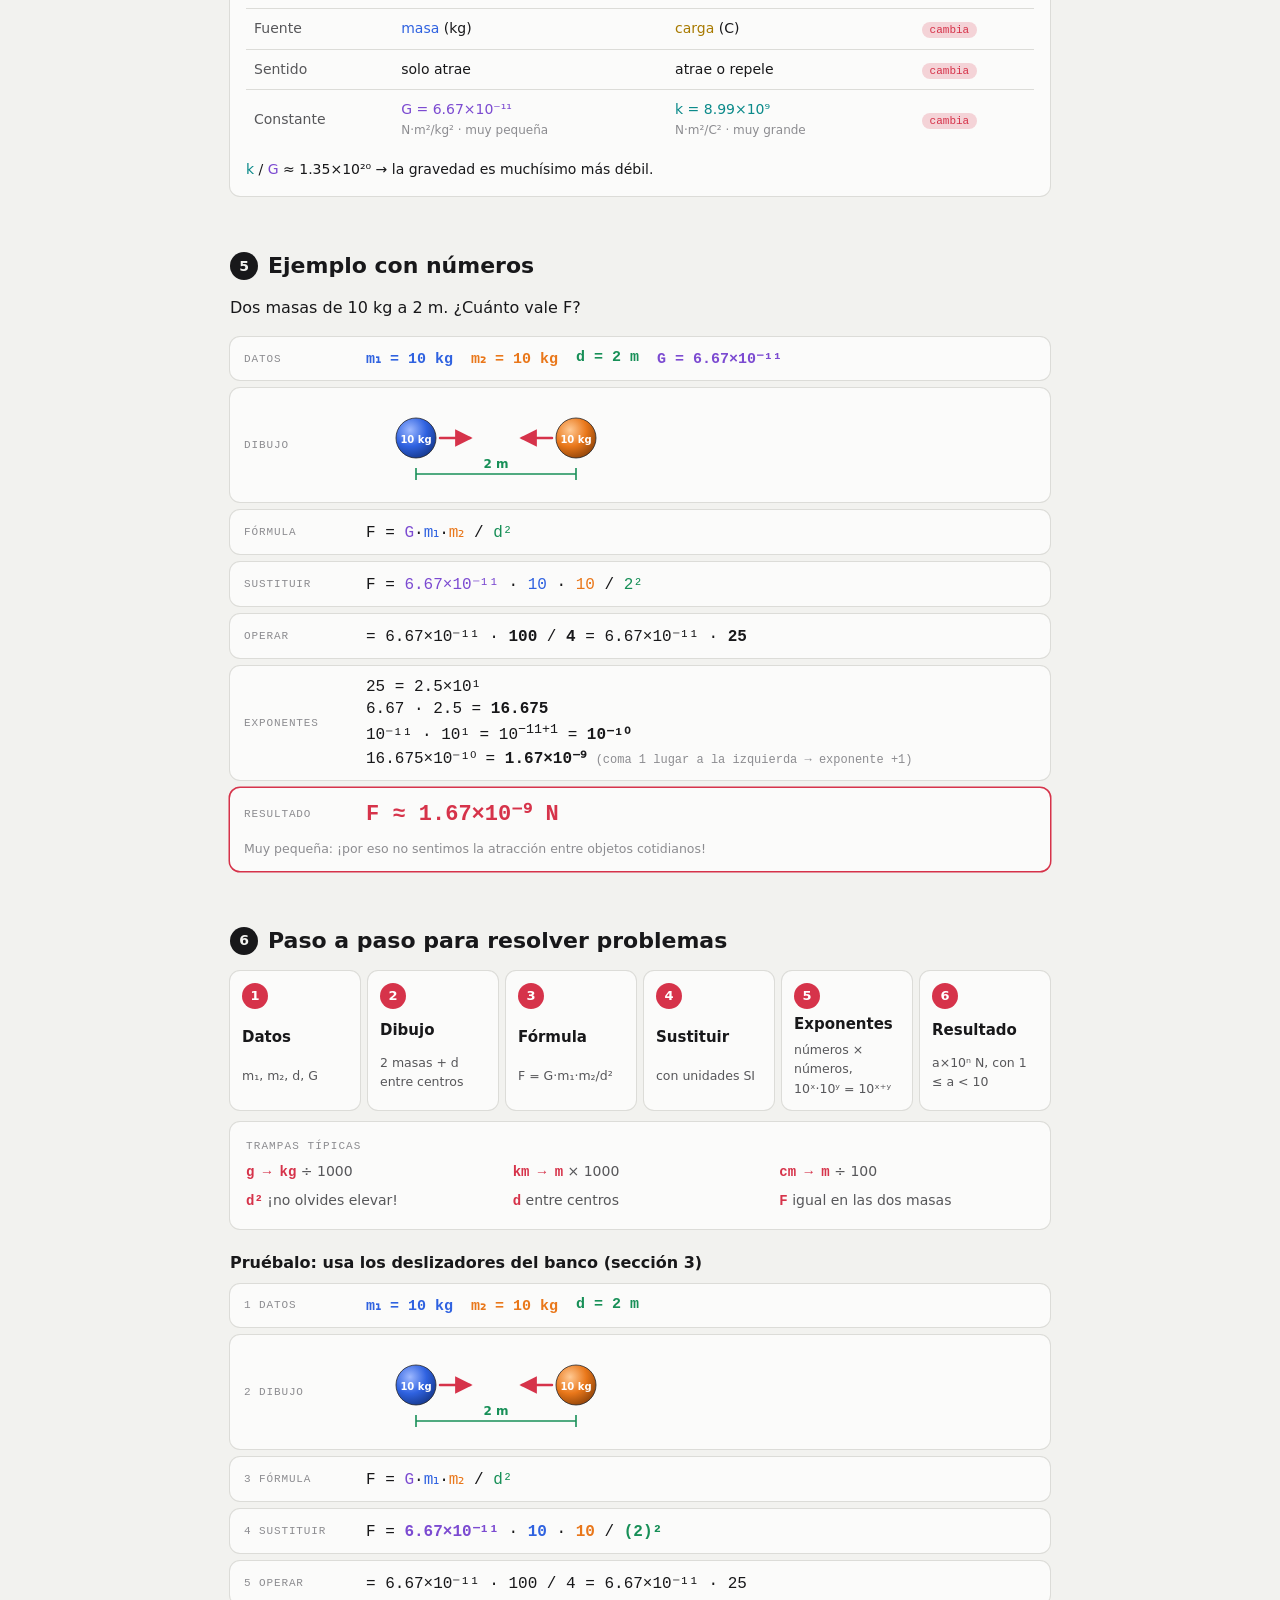
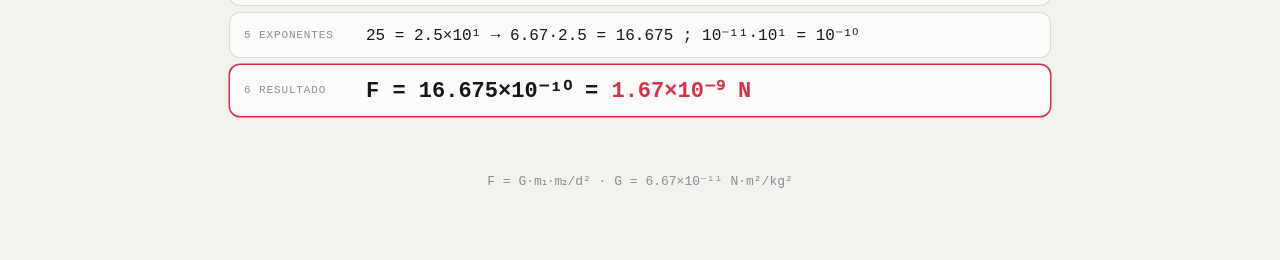
<file: gravitacion/index.html>
<!doctype html><html lang="es"><head><meta charset="utf-8"><meta name="viewport" content="width=device-width, initial-scale=1"><title>Gravitación Universal</title><script>(function(){var q=new URLSearchParams(location.search).get("theme");var t=q||(matchMedia("(prefers-color-scheme: light)").matches?"light":"dark");document.documentElement.dataset.boot=t;document.addEventListener("DOMContentLoaded",function(){document.body.dataset.theme=t;});})();</script><style>
.iso{
  --anatomy-page:#0b0b0b;--anatomy-card:#131313;--anatomy-text:#a3a3a3;--anatomy-strong:#e6e6e6;--anatomy-muted:#6e6e6e;
  --anatomy-paper:#131313;--anatomy-face:#1b1b1b;--anatomy-top:#1c1c1c;
  --anatomy-shade-0:#0f0f0f;--anatomy-shade-1:#121212;--anatomy-shade-2:#151515;--anatomy-shade-3:#181818;
  --anatomy-lit-top:#262626;--anatomy-lit-shade:#1d1d1d;
  --anatomy-hi:#d4d4d4;--anatomy-mid:#6a6a6a;--anatomy-lo:#3e3e3e;--anatomy-faint:#2a2a2a;--anatomy-lit:#ffffff;
  --anatomy-halo:#050505;--anatomy-halo-opacity:.9;--anatomy-dot:#e6e6e6;
  --anatomy-red:#ff6b6b;--anatomy-green:#6be0a0;--anatomy-blue:#6b9bff;
  --anatomy-weight:.6px;--anatomy-ease:cubic-bezier(.32,.72,0,1);
  --anatomy-mono:ui-monospace,"SF Mono",Menlo,Consolas,monospace;
  --anatomy-lift:inset 0 1px 0 0 #ffffff0a,inset 0 0 0 1px #ffffff06,0 0 0 1px #00000026,0 1px 1px -.5px #00000014,0 3px 3px -1.5px #00000014,0 6px 6px -3px #00000014,0 12px 12px -6px #00000014;
}
.iso[data-theme="light"]{
  --anatomy-page:#f2f2ef;--anatomy-card:#fbfbfa;--anatomy-text:#57575a;--anatomy-strong:#18181a;--anatomy-muted:#8c8c90;
  --anatomy-paper:#fbfbfa;--anatomy-face:#ffffff;--anatomy-top:#ffffff;
  --anatomy-shade-0:#dcdcd9;--anatomy-shade-1:#e5e5e2;--anatomy-shade-2:#ededea;--anatomy-shade-3:#f4f4f1;
  --anatomy-lit-top:#ffffff;--anatomy-lit-shade:#eeeeeb;
  --anatomy-hi:#26262a;--anatomy-mid:#8a8a8f;--anatomy-lo:#b4b4b8;--anatomy-faint:#d4d4d6;--anatomy-lit:#000000;
  --anatomy-halo:#8a8a80;--anatomy-halo-opacity:.32;--anatomy-dot:#3a3a3e;
  --anatomy-red:#e5484d;--anatomy-green:#30a46c;--anatomy-blue:#3e63dd;
  --anatomy-lift:inset 0 1px 0 0 #ffffff,0 0 0 1px #0000000f,0 1px 1px -.5px #0000000a,0 3px 3px -1.5px #0000000a,0 6px 6px -3px #0000000a,0 12px 12px -6px #0000000a;
}
.iso-svg{display:block;width:100%;height:auto;overflow:visible}
.iso-svg path,.iso-svg circle{vector-effect:non-scaling-stroke}
.iso-fill{fill:var(--anatomy-paper);stroke:none}
.iso-solid[data-lit]>.iso-fill{fill:var(--anatomy-face)}
.iso-shade,.iso-top{stroke:none}
.iso-shade[data-shade="0"]{fill:var(--anatomy-shade-0)}
.iso-shade[data-shade="1"]{fill:var(--anatomy-shade-1)}
.iso-shade[data-shade="2"]{fill:var(--anatomy-shade-2)}
.iso-shade[data-shade="3"]{fill:var(--anatomy-shade-3)}
.iso-top{fill:var(--anatomy-top)}
.iso-solid[data-lit]>.iso-top{fill:var(--anatomy-lit-top)}
.iso-solid[data-lit]>.iso-shade{fill:var(--anatomy-lit-shade)}
.iso-solid[data-seamless]>.iso-shade,.iso-solid[data-seamless]>.iso-top{stroke-width:.4;stroke-linejoin:round}
.iso-solid[data-seamless]>.iso-shade[data-shade="0"]{stroke:var(--anatomy-shade-0)}
.iso-solid[data-seamless]>.iso-shade[data-shade="1"]{stroke:var(--anatomy-shade-1)}
.iso-solid[data-seamless]>.iso-shade[data-shade="2"]{stroke:var(--anatomy-shade-2)}
.iso-solid[data-seamless]>.iso-shade[data-shade="3"]{stroke:var(--anatomy-shade-3)}
.iso-solid[data-seamless]>.iso-top{stroke:var(--anatomy-top)}
.iso-solid[data-seamless][data-lit]>.iso-top{stroke:var(--anatomy-lit-top)}
.iso-solid[data-seamless][data-lit]>.iso-shade{stroke:var(--anatomy-lit-shade)}
.iso-solid[data-lit]>.iso-edge{stroke:var(--anatomy-lit)}
.iso-halo{fill:var(--anatomy-halo);stroke:none;filter:blur(9px);opacity:var(--anatomy-halo-opacity);transform:translateY(3px)}
.iso-line{fill:none;stroke:var(--anatomy-lo);stroke-width:var(--anatomy-weight);stroke-linecap:round;stroke-linejoin:round}
.iso-line[data-tone="hi"]{stroke:var(--anatomy-hi)}
.iso-line[data-tone="mid"]{stroke:var(--anatomy-mid)}
.iso-line[data-tone="lo"]{stroke:var(--anatomy-lo)}
.iso-line[data-tone="faint"]{stroke:var(--anatomy-faint)}
.iso-line[data-tone="lit"]{stroke:var(--anatomy-lit)}
.iso-line[data-tone="red"]{stroke:var(--anatomy-red)}
.iso-line[data-tone="green"]{stroke:var(--anatomy-green)}
.iso-line[data-tone="blue"]{stroke:var(--anatomy-blue)}
.iso-line[data-dotted]{stroke-dasharray:.01 3.5;stroke-width:1}
.iso-line[data-dashed]{stroke-dasharray:3 3}
.iso-line[data-flow]{stroke-dasharray:2 6}
.iso-wire-end{fill:var(--anatomy-paper);stroke:var(--anatomy-lo);stroke-width:var(--anatomy-weight)}
.iso-wire[data-tone="hi"] .iso-wire-end{stroke:var(--anatomy-hi)}
.iso-wire[data-tone="mid"] .iso-wire-end{stroke:var(--anatomy-mid)}
.iso-wire[data-tone="faint"] .iso-wire-end{stroke:var(--anatomy-faint)}
.iso-wire[data-tone="lit"] .iso-wire-end{stroke:var(--anatomy-lit)}
.iso-dots circle{fill:var(--anatomy-dot);stroke:none;opacity:.32}
.iso-dots[data-tone="hi"] circle{opacity:.85}
.iso-dots[data-tone="mid"] circle{opacity:.45}
.iso-dots[data-tone="lo"] circle{opacity:.22}
.iso-dots[data-tone="faint"] circle{opacity:.12}
.iso-face-text{fill:var(--anatomy-mid);font-family:var(--anatomy-mono);letter-spacing:.04em}
.iso-face-text[data-tone="hi"]{fill:var(--anatomy-hi)}
.iso-face-text[data-tone="lo"]{fill:var(--anatomy-lo)}
.iso-face-text[data-tone="faint"]{fill:var(--anatomy-faint)}
.tb-body{fill:var(--anatomy-shade-2);stroke:none}
.tb-shine{fill:var(--anatomy-top);stroke:none}
.tb-shade{fill:var(--anatomy-shade-0);stroke:none}
.tb-ring{fill:none;stroke:var(--anatomy-lo);stroke-width:.45;stroke-linecap:butt;stroke-linejoin:round}
.tb-ring[data-tone="mid"]{stroke:var(--anatomy-mid)}
.tb-ring[data-tone="faint"]{stroke:var(--anatomy-faint)}
.tb-ring[data-tone="hi"]{stroke:var(--anatomy-hi)}
@keyframes iso-flow{to{stroke-dashoffset:-32}}
@keyframes iso-pulse{0%,100%{opacity:.18}12%{opacity:1}40%{opacity:.18}}
.iso-line[data-flow]{animation:iso-flow 1600ms linear infinite}
.iso-dots circle[data-pulse]{animation:iso-pulse 1600ms steps(1,end) infinite;animation-delay:var(--pulse-at,0ms)}
.iso-figure{margin:32px 0 36px}
.iso-plate{position:relative;padding:52px 24px;border-radius:0;background:var(--anatomy-card);box-shadow:0 0 0 1px var(--anatomy-mid);--anatomy-paper:var(--anatomy-card)}
.iso-plate-corners{position:absolute;inset:18px 20px;pointer-events:none}
.iso-plate-corner{position:absolute;color:var(--anatomy-muted);font-family:var(--anatomy-mono);font-size:10.5px;line-height:1;letter-spacing:.04em;white-space:nowrap}
.iso-plate-corner[data-corner="fig"]{top:0;left:0;color:var(--anatomy-text)}
.iso-plate-corner[data-corner="title"]{top:0;right:0;text-transform:uppercase;letter-spacing:.1em}
.iso-plate-corner[data-corner="hint"]{bottom:0;left:0;text-transform:uppercase;letter-spacing:.1em}
.iso-plate-corner[data-corner="readout"]{right:0;bottom:0;color:var(--anatomy-text);font-variant-numeric:tabular-nums}
.iso-plate .iso-svg{margin:0 auto}
.iso-legend{display:grid;gap:8px;margin-top:12px;color:var(--anatomy-muted);font-size:13px;line-height:1.55}
.iso-keys{display:flex;flex-wrap:wrap;gap:6px 18px}
.iso-key{display:inline-flex;align-items:center;gap:7px}
.iso-swatch{width:16px;height:10px;flex:none;overflow:visible}
.iso-swatch path{fill:none;stroke:var(--anatomy-hi);stroke-width:1;vector-effect:non-scaling-stroke;stroke-linejoin:round;stroke-linecap:round}
.iso-swatch[data-mark="raised"] path,.iso-swatch[data-mark="flat"] path{stroke:var(--anatomy-mid)}
.iso-swatch[data-mark="lit"] path{stroke:var(--anatomy-lit)}
.iso-swatch[data-mark="dim"] path{stroke:var(--anatomy-lo)}
.iso-swatch[data-mark="dotted"] path{stroke-dasharray:.01 3;stroke-width:1.4}
.iso-swatch[data-mark="dashed"] path{stroke-dasharray:3 2.5}
.iso-swatch[data-mark="red"] path{stroke:var(--anatomy-red)}
.iso-swatch[data-mark="green"] path{stroke:var(--anatomy-green)}
.iso-swatch[data-mark="blue"] path{stroke:var(--anatomy-blue)}
.iso-swatch-crease{stroke:var(--anatomy-lo)!important}
@media (max-width:560px){.iso-plate{padding:48px 12px 70px}.iso-plate-corner[data-corner="hint"]{bottom:18px}}
@media (prefers-reduced-motion:reduce){.iso-line[data-flow],.iso-dots circle[data-pulse]{animation:none}}

.iso{--m1:#5b8cff;--m1-lite:#b9cfff;--m1-deep:#1e3f99;--m2:#ff9a3c;--m2-lite:#ffd6ad;--m2-deep:#a3500a;--dist:#3fd08a;--Gc:#c08cff;--F:#ff6b81;--kc:#2fc6c6;--qc:#f2c94c;--qpos:#ff6b6b;--qneg:#5bb8ff;--chip:#1a1a1a;--line:#2a2a2a}
.iso[data-theme="light"]{--m1:#2f62e0;--m1-lite:#9db8ff;--m1-deep:#173a8f;--m2:#e9771a;--m2-lite:#ffc993;--m2-deep:#93460a;--dist:#178f57;--Gc:#7c4bd1;--F:#d6334a;--kc:#0b8a8a;--qc:#a87a00;--qpos:#e5484d;--qneg:#2f7fd6;--chip:#f1f1ee;--line:#dcdcd8}
*{box-sizing:border-box}
html{color-scheme:dark}
body{margin:0;background:var(--anatomy-page);color:var(--anatomy-text);font:15px/1.55 ui-sans-serif,system-ui,-apple-system,"Segoe UI",sans-serif;-webkit-font-smoothing:antialiased}
body[data-theme="light"]{color-scheme:light}
main{width:min(820px,100% - 32px);margin:40px auto 80px}
h1,h2,h3{color:var(--anatomy-strong);line-height:1.2}
h1{font-size:clamp(28px,6vw,44px);margin:6px 0 6px;letter-spacing:-.01em}
h2{font-size:22px;margin:56px 0 16px;display:flex;align-items:center;gap:10px}
h3{font-size:16px;margin:24px 0 12px}
.n{display:inline-grid;place-items:center;width:28px;height:28px;border-radius:50%;background:var(--anatomy-strong);color:var(--anatomy-page);font-size:14px}
.kicker{font-family:var(--anatomy-mono);font-size:12px;letter-spacing:.12em;text-transform:uppercase;color:var(--anatomy-muted);margin:0}
.lead{font-size:18px;margin:0 0 14px}
.toc{display:flex;flex-wrap:wrap;gap:6px}
.toc a{color:var(--anatomy-text);text-decoration:none;font-size:13px;padding:4px 10px;border-radius:99px;box-shadow:0 0 0 1px var(--line)}
.toc a:hover{color:var(--anatomy-strong)}
.card{background:var(--anatomy-card);box-shadow:0 0 0 1px var(--line);border-radius:10px;padding:16px;margin:12px 0}
.grid2{display:grid;grid-template-columns:1fr 1fr;gap:12px}
@media (max-width:640px){.grid2{grid-template-columns:1fr}}
.diagram{width:100%;height:auto;display:block}
.ball-edge{stroke:var(--anatomy-hi);stroke-width:.8}
.center{fill:var(--anatomy-strong)}
.arrow{stroke:var(--F);stroke-width:4;stroke-linecap:round}
.arrow.thin{stroke-width:2.5}
.arrow-q{stroke:var(--anatomy-strong);stroke-width:2.2}
.dim-d{stroke:var(--dist);stroke-width:1.6}
.lbl{font:600 18px ui-sans-serif,system-ui,sans-serif;fill:currentColor}
.lbl-s{font:600 12px ui-sans-serif,system-ui,sans-serif}
.small{font-size:13px;fill:var(--anatomy-muted)}
.in-ball{font:700 10px ui-sans-serif,system-ui,sans-serif;fill:#fff}
.c-m1{color:var(--m1);fill:var(--m1)}.c-m2{color:var(--m2);fill:var(--m2)}.c-d{color:var(--dist);fill:var(--dist)}.c-G{color:var(--Gc)}.c-F{color:var(--F);fill:var(--F)}.c-k{color:var(--kc)}.c-q{color:var(--qc)}
.chips{display:grid;grid-template-columns:repeat(3,1fr);gap:10px}
@media (max-width:640px){.chips{grid-template-columns:1fr}}
.chip{background:var(--chip);border-radius:8px;padding:10px 12px;display:grid}
.chip b{color:var(--anatomy-strong)}.chip span{font-size:13px}
.why .row{display:flex;align-items:center;gap:10px;min-height:52px}
.why .row span{font-size:14px;color:var(--anatomy-strong)}
.pair{width:200px;height:auto;flex:none;overflow:visible}
.side .pair{width:100%;max-width:240px;display:block;margin:8px auto 0}
.q-pos{fill:var(--qpos)}.q-neg{fill:var(--qneg)}.mm-1{fill:var(--m1)}.mm-2{fill:var(--m2)}
.sign{font:700 13px ui-sans-serif,system-ui,sans-serif;fill:#fff}
.nope{font-size:13px!important;color:var(--anatomy-muted)!important;}
.tag{font-family:var(--anatomy-mono);font-size:11px;letter-spacing:.1em;text-transform:uppercase;color:var(--anatomy-muted);margin:0 0 6px}
.foot{font-size:13px;margin:8px 0 0}
.formula{display:flex;align-items:center;justify-content:center;gap:14px;font:600 clamp(30px,7vw,52px)/1 ui-serif,Georgia,serif;color:var(--anatomy-strong);padding:10px 0 18px}
.formula.sm{font-size:28px;padding:6px 0}
.frac{display:inline-grid;justify-items:center;gap:6px}
.frac .bar{width:100%;height:2px;background:var(--anatomy-strong)}
.dot{color:var(--anatomy-muted);margin:0 2px}
.parts{display:grid;grid-template-columns:repeat(5,1fr);gap:8px}
@media (max-width:700px){.parts{grid-template-columns:repeat(2,1fr)}.b-d{grid-column:span 2}}
.part{display:grid;gap:2px;padding:10px;border-radius:8px;background:var(--chip);border-top:3px solid}
.part b{font:700 20px ui-serif,Georgia,serif}.part span{font-size:12.5px}.part em{font-style:normal;font-family:var(--anatomy-mono);font-size:12px;color:var(--anatomy-strong)}
.b-F{border-color:var(--F)}.b-G{border-color:var(--Gc)}.b-m1{border-color:var(--m1)}.b-m2{border-color:var(--m2)}.b-d{border-color:var(--dist)}
.units{text-align:center;font-family:var(--anatomy-mono);font-size:13px;margin:14px 0 0}
.iso-figure{margin:12px 0 4px}
.controls{display:grid;gap:10px}
.ctl{display:grid;grid-template-columns:32px 1fr 70px;align-items:center;gap:10px;font:600 17px ui-serif,Georgia,serif}
.ctl output{font:13px var(--anatomy-mono);color:var(--anatomy-strong);text-align:right}
input[type=range]{width:100%;accent-color:var(--anatomy-strong);height:28px}
.r-m1{accent-color:var(--m1)}.r-m2{accent-color:var(--m2)}.r-d{accent-color:var(--dist)}
.result{display:flex;align-items:center;flex-wrap:wrap;gap:8px;font-family:var(--anatomy-mono);font-size:15px;color:var(--anatomy-strong);padding-top:8px;border-top:1px solid var(--line)}
.pill{background:var(--chip);border-radius:99px;padding:2px 10px}
button{margin-left:auto;font:13px ui-sans-serif,system-ui,sans-serif;color:var(--anatomy-strong);background:transparent;border:1px solid var(--line);border-radius:6px;padding:6px 12px;cursor:pointer}
button:hover{border-color:var(--anatomy-mid)}
table{width:100%;border-collapse:collapse;font-size:14px}
th{font:11px var(--anatomy-mono);letter-spacing:.08em;text-transform:uppercase;color:var(--anatomy-muted);text-align:left;padding:6px 8px}
td{padding:9px 8px;border-top:1px solid var(--line);vertical-align:middle}
td small{display:block;font-size:12px;color:var(--anatomy-muted)}
.cmp tbody tr{cursor:pointer}
.cmp tbody tr:hover td,.cmp tbody tr:focus td{background:var(--chip)}
.cmp tbody tr[data-on] td{background:var(--chip)}
.cmp tbody tr[data-on] td:first-child{box-shadow:inset 3px 0 0 var(--F)}
.cmp .f{font:700 17px var(--anatomy-mono);color:var(--F);white-space:nowrap}
.wbar{width:32%}
.barf{display:block;height:12px;border-radius:3px;background:var(--F);min-width:2px}
@media (max-width:480px){.cmp td small{display:none}.cmp td,.cmp th{padding:8px 5px}.rule{font-size:14px}}
.hint{font-size:12.5px;color:var(--anatomy-muted);margin:8px 0 0}
.rules{display:grid;grid-template-columns:1fr 1fr;gap:10px}
.rule{background:var(--chip);border-radius:8px;padding:12px;text-align:center;font-size:16px;color:var(--anatomy-strong)}
.vs td:nth-child(2),.vs td:nth-child(3){color:var(--anatomy-strong)}
.same,.diff{font:11px var(--anatomy-mono);padding:2px 8px;border-radius:99px;white-space:nowrap}
.same{background:color-mix(in srgb,var(--dist) 22%,transparent);color:var(--dist)}
.diff{background:color-mix(in srgb,var(--F) 20%,transparent);color:var(--F)}
.scale-note{font-size:14px;margin:10px 0 0;color:var(--anatomy-strong)}
.prob{font-size:16px;color:var(--anatomy-strong)}
.board{display:grid;gap:8px;margin:12px 0}
.step{display:grid;grid-template-columns:110px 1fr;align-items:center;gap:12px;background:var(--anatomy-card);box-shadow:0 0 0 1px var(--line);border-radius:10px;padding:12px 14px}
@media (max-width:560px){.step{grid-template-columns:1fr;gap:6px}}
.sn{font:11px var(--anatomy-mono);letter-spacing:.08em;text-transform:uppercase;color:var(--anatomy-muted)}
.data{display:flex;flex-wrap:wrap;gap:6px 18px;font:600 15px var(--anatomy-mono)}
.math{font:16px var(--anatomy-mono);color:var(--anatomy-strong);overflow-wrap:anywhere}
.math b:not([class]){color:var(--anatomy-strong)}
.math.exp{display:grid;gap:4px}
.math small{color:var(--anatomy-muted);font-size:12px}
.math.big{font-size:22px;font-weight:700}
.step.res{box-shadow:0 0 0 1.5px var(--F)}
.step.res>small{grid-column:1/-1;color:var(--anatomy-muted)}
.mini{width:100%;max-width:260px;height:auto}
.method{list-style:none;padding:0;margin:0;display:grid;grid-template-columns:repeat(6,1fr);gap:8px;counter-reset:s}
@media (max-width:760px){.method{grid-template-columns:repeat(2,1fr)}}
.method li{position:relative;display:grid;gap:4px;background:var(--anatomy-card);box-shadow:0 0 0 1px var(--line);border-radius:10px;padding:12px}
.method i{font-style:normal;display:grid;place-items:center;width:26px;height:26px;border-radius:50%;background:var(--F);color:#fff;font-weight:700;font-size:13px}
.method b{color:var(--anatomy-strong)}.method span{font-size:12.5px}
.traps ul{list-style:none;padding:0;margin:0;display:grid;grid-template-columns:repeat(3,1fr);gap:6px 12px;font-size:14px}
@media (max-width:560px){.traps ul{grid-template-columns:1fr 1fr}}
.traps b{color:var(--F);font-family:var(--anatomy-mono)}
.g-ball{stroke:var(--anatomy-hi);stroke-width:.6}
.g-glint{fill:#fff;opacity:.55}
.g-shadow{fill:var(--anatomy-halo);opacity:.6}
.end{margin-top:56px;text-align:center;font-family:var(--anatomy-mono);font-size:13px;color:var(--anatomy-muted)}
</style></head><body class="iso" data-theme="dark"><script>document.body.dataset.theme=document.documentElement.dataset.boot;</script><main>
<header class="hero">
  <p class="kicker">Física 3 · Repaso visual</p>
  <h1>Ley de Gravitación Universal</h1>
  <p class="lead">Toda masa atrae a toda otra masa.</p>
  <nav class="toc"><a href="#s1">1 Idea</a><a href="#s2">2 Fórmula</a><a href="#s3">3 Proporciones</a><a href="#s4">4 vs Coulomb</a><a href="#s5">5 Ejemplo</a><a href="#s6">6 Método</a></nav>
</header>

<section id="s1">
  <h2><span class="n">1</span> La idea básica</h2>
  <div class="card"><svg class="diagram" viewBox="0 0 640 210" role="img" aria-label="Dos masas, m₁ azul y m₂ naranja, con una flecha de fuerza en cada una apuntando hacia la otra. Las dos flechas miden lo mismo.">
<defs><marker id="ah" viewBox="0 0 10 10" refX="8.5" refY="5" markerWidth="7" markerHeight="7" orient="auto-start-reverse"><path d="M0 0 L10 5 L0 10 z" fill="var(--F)"/></marker>
<marker id="ah-q" viewBox="0 0 10 10" refX="8.5" refY="5" markerWidth="6" markerHeight="6" orient="auto-start-reverse"><path d="M0 0 L10 5 L0 10 z" fill="var(--anatomy-strong)"/></marker>
<radialGradient id="flat-1" cx="35%" cy="30%" r="75%"><stop offset="0" stop-color="var(--m1-lite)"/><stop offset=".55" stop-color="var(--m1)"/><stop offset="1" stop-color="var(--m1-deep)"/></radialGradient>
<radialGradient id="flat-2" cx="35%" cy="30%" r="75%"><stop offset="0" stop-color="var(--m2-lite)"/><stop offset=".55" stop-color="var(--m2)"/><stop offset="1" stop-color="var(--m2-deep)"/></radialGradient></defs>
<line x1="150" y1="178" x2="470" y2="178" class="dim-d"/><line x1="150" y1="170" x2="150" y2="186" class="dim-d"/><line x1="470" y1="170" x2="470" y2="186" class="dim-d"/>
<text x="310" y="200" class="lbl c-d" text-anchor="middle">d (entre centros)</text>
<circle cx="150" cy="95" r="44" fill="url(#flat-1)" class="ball-edge"/><circle cx="470" cy="95" r="34" fill="url(#flat-2)" class="ball-edge"/>
<circle cx="150" cy="95" r="2.5" class="center"/><circle cx="470" cy="95" r="2.5" class="center"/>
<line x1="200" y1="95" x2="290" y2="95" class="arrow" marker-end="url(#ah)"/>
<line x1="420" y1="95" x2="330" y2="95" class="arrow" marker-end="url(#ah)"/>
<text x="245" y="80" class="lbl c-F" text-anchor="middle">F</text><text x="375" y="80" class="lbl c-F" text-anchor="middle">F</text>
<text x="150" y="35" class="lbl c-m1" text-anchor="middle">m₁</text><text x="470" y="45" class="lbl c-m2" text-anchor="middle">m₂</text>
<text x="310" y="130" class="small" text-anchor="middle">misma F, sentidos opuestos</text>
</svg></div>
  <div class="chips">
    <div class="chip"><b>Siempre atrae</b><span>cada masa tira de la otra</span></div>
    <div class="chip"><b>Fuerzas iguales</b><span>F sobre m₁ = F sobre m₂</span></div>
    <div class="chip"><b>Sobre la línea</b><span>que une los centros</span></div>
  </div>
  <h3>¿Por qué nunca repele?</h3>
  <div class="grid2">
    <div class="card why">
      <p class="tag">Cargas eléctricas</p>
      <div class="row"><svg class="pair" viewBox="0 0 240 52"><defs><marker id="ah" viewBox="0 0 10 10" refX="8.5" refY="5" markerWidth="7" markerHeight="7" orient="auto-start-reverse"><path d="M0 0 L10 5 L0 10 z" fill="var(--F)"/></marker>
<marker id="ah-q" viewBox="0 0 10 10" refX="8.5" refY="5" markerWidth="6" markerHeight="6" orient="auto-start-reverse"><path d="M0 0 L10 5 L0 10 z" fill="var(--anatomy-strong)"/></marker>
<radialGradient id="flat-1" cx="35%" cy="30%" r="75%"><stop offset="0" stop-color="var(--m1-lite)"/><stop offset=".55" stop-color="var(--m1)"/><stop offset="1" stop-color="var(--m1-deep)"/></radialGradient>
<radialGradient id="flat-2" cx="35%" cy="30%" r="75%"><stop offset="0" stop-color="var(--m2-lite)"/><stop offset=".55" stop-color="var(--m2)"/><stop offset="1" stop-color="var(--m2-deep)"/></radialGradient></defs><line x1="38" y1="26" x2="8" y2="26" class="arrow-q" marker-end="url(#ah-q)"/><line x1="202" y1="26" x2="232" y2="26" class="arrow-q" marker-end="url(#ah-q)"/><circle cx="50" cy="26" r="13" class="q-pos"/><circle cx="190" cy="26" r="13" class="q-pos"/><text x="50" y="31" text-anchor="middle" class="sign">+</text><text x="190" y="31" text-anchor="middle" class="sign">+</text></svg><span>repelen</span></div>
      <div class="row"><svg class="pair" viewBox="0 0 240 52"><defs><marker id="ah" viewBox="0 0 10 10" refX="8.5" refY="5" markerWidth="7" markerHeight="7" orient="auto-start-reverse"><path d="M0 0 L10 5 L0 10 z" fill="var(--F)"/></marker>
<marker id="ah-q" viewBox="0 0 10 10" refX="8.5" refY="5" markerWidth="6" markerHeight="6" orient="auto-start-reverse"><path d="M0 0 L10 5 L0 10 z" fill="var(--anatomy-strong)"/></marker>
<radialGradient id="flat-1" cx="35%" cy="30%" r="75%"><stop offset="0" stop-color="var(--m1-lite)"/><stop offset=".55" stop-color="var(--m1)"/><stop offset="1" stop-color="var(--m1-deep)"/></radialGradient>
<radialGradient id="flat-2" cx="35%" cy="30%" r="75%"><stop offset="0" stop-color="var(--m2-lite)"/><stop offset=".55" stop-color="var(--m2)"/><stop offset="1" stop-color="var(--m2-deep)"/></radialGradient></defs><line x1="62" y1="26" x2="92" y2="26" class="arrow-q" marker-end="url(#ah-q)"/><line x1="178" y1="26" x2="148" y2="26" class="arrow-q" marker-end="url(#ah-q)"/><circle cx="50" cy="26" r="13" class="q-pos"/><circle cx="190" cy="26" r="13" class="q-neg"/><text x="50" y="31" text-anchor="middle" class="sign">+</text><text x="190" y="31" text-anchor="middle" class="sign">−</text></svg><span>atraen</span></div>
      <p class="foot">Hay dos signos: + y −</p>
    </div>
    <div class="card why">
      <p class="tag">Masas</p>
      <div class="row"><svg class="pair" viewBox="0 0 240 52"><defs><marker id="ah" viewBox="0 0 10 10" refX="8.5" refY="5" markerWidth="7" markerHeight="7" orient="auto-start-reverse"><path d="M0 0 L10 5 L0 10 z" fill="var(--F)"/></marker>
<marker id="ah-q" viewBox="0 0 10 10" refX="8.5" refY="5" markerWidth="6" markerHeight="6" orient="auto-start-reverse"><path d="M0 0 L10 5 L0 10 z" fill="var(--anatomy-strong)"/></marker>
<radialGradient id="flat-1" cx="35%" cy="30%" r="75%"><stop offset="0" stop-color="var(--m1-lite)"/><stop offset=".55" stop-color="var(--m1)"/><stop offset="1" stop-color="var(--m1-deep)"/></radialGradient>
<radialGradient id="flat-2" cx="35%" cy="30%" r="75%"><stop offset="0" stop-color="var(--m2-lite)"/><stop offset=".55" stop-color="var(--m2)"/><stop offset="1" stop-color="var(--m2-deep)"/></radialGradient></defs><line x1="62" y1="26" x2="92" y2="26" class="arrow-q" marker-end="url(#ah-q)"/><line x1="178" y1="26" x2="148" y2="26" class="arrow-q" marker-end="url(#ah-q)"/><circle cx="50" cy="26" r="13" class="mm-1"/><circle cx="190" cy="26" r="13" class="mm-2"/><text x="50" y="31" text-anchor="middle" class="sign">m</text><text x="190" y="31" text-anchor="middle" class="sign">m</text></svg><span>atraen</span></div>
      <div class="row ghost"><span class="nope">✕ masa negativa: no existe</span></div>
      <p class="foot">Un solo signo: m siempre &gt; 0 → m₁·m₂ &gt; 0 → <b>solo atracción</b></p>
    </div>
  </div>
</section>

<section id="s2">
  <h2><span class="n">2</span> La fórmula</h2>
  <div class="card formula-card">
    <div class="formula" aria-label="F igual a G por m uno por m dos, dividido entre d al cuadrado">
      <span class="c-F">F</span> <span class="eq">=</span>
      <span class="frac"><span class="top"><span class="c-G">G</span><span class="dot">·</span><span class="c-m1">m₁</span><span class="dot">·</span><span class="c-m2">m₂</span></span><span class="bar"></span><span class="bot"><span class="c-d">d²</span></span></span>
    </div>
    <div class="parts">
      <div class="part b-F"><b class="c-F">F</b><span>fuerza</span><em>N</em></div>
      <div class="part b-G"><b class="c-G">G</b><span>constante universal</span><em>6.67×10⁻¹¹ N·m²/kg²</em></div>
      <div class="part b-m1"><b class="c-m1">m₁</b><span>masa 1</span><em>kg</em></div>
      <div class="part b-m2"><b class="c-m2">m₂</b><span>masa 2</span><em>kg</em></div>
      <div class="part b-d"><b class="c-d">d</b><span>distancia entre centros (¡al cuadrado!)</span><em>m</em></div>
    </div>
    <p class="units">Unidades: <span class="c-G">N·m²/kg²</span> · <span class="c-m1">kg</span> · <span class="c-m2">kg</span> / <span class="c-d">m²</span> = <span class="c-F">N</span> ✓</p>
  </div>
</section>

<section id="s3">
  <h2><span class="n">3</span> ¿Qué pasa con F si cambio algo?</h2>
  <figure class="iso-figure"><div class="iso-plate"><div class="iso-plate-corners" aria-hidden="true"><span class="iso-plate-corner" data-corner="fig">Fig 1</span><span class="iso-plate-corner" data-corner="title">Banco de gravitación</span><span class="iso-plate-corner" data-corner="hint">Mueve los deslizadores</span><span class="iso-plate-corner" data-corner="readout" data-readout>F = 1.67×10⁻⁹ N · ×1</span></div><div class="iso-stage" tabindex="0" role="group" aria-label="Banco de gravitación interactivo"><svg xmlns="http://www.w3.org/2000/svg" class="iso-svg" viewBox="0 0 720 340" role="img" aria-label="Banco de gravitación: dos esferas, m₁ azul y m₂ naranja, sobre carros que corren en un riel con regla en metros. Cada carro tiene un resorte y un reloj que mide la fuerza de atracción; los dos relojes marcan siempre lo mismo."><defs>
<radialGradient id="ball-1" cx="35%" cy="30%" r="75%"><stop offset="0" stop-color="var(--m1-lite)"/><stop offset=".55" stop-color="var(--m1)"/><stop offset="1" stop-color="var(--m1-deep)"/></radialGradient>
<radialGradient id="ball-2" cx="35%" cy="30%" r="75%"><stop offset="0" stop-color="var(--m2-lite)"/><stop offset=".55" stop-color="var(--m2)"/><stop offset="1" stop-color="var(--m2-deep)"/></radialGradient>
</defs><path class="iso-halo" d="M43.3 149.8L44 147.9L45.6 146.1L128.8 67.8L131 66.1L133.8 64.7L137.1 63.6L140.8 62.9L144.7 62.5L148.6 62.5L152.5 62.8L156.2 63.6L666.1 199.2L669.4 200.2L672.2 201.7L674.4 203.3L675.9 205.1L676.7 207.1L676.7 209.1L676.7 231L676 232.9L674.4 234.8L591.2 313.1L589 314.7L586.2 316.1L582.9 317.2L579.2 318L575.3 318.4L571.4 318.4L567.5 318L563.8 317.2L53.9 181.7L50.6 180.6L47.8 179.2L45.6 177.5L44.1 175.7L43.3 173.8L43.3 171.8Z"/><g class="iso-solid"><path class="iso-fill" d="M137.3 104.3L137.9 102.4L139.4 100.5L141.7 98.9L144.6 97.5L148 96.5L151.8 96L155.8 95.8L159.7 96.1L163.4 96.8L166.7 98L169.4 99.4L171.3 101.1L172.5 103L172.8 105L172.8 108.5L172.2 110.5L170.7 112.3L168.5 114L165.6 115.3L162.1 116.3L158.3 116.9L154.4 117L150.4 116.7L146.7 116L143.5 114.9L140.8 113.4L138.8 111.7L137.6 109.8L137.3 107.8Z"/><path class="iso-shade" data-shade="0" d="M170.7 112.3L168.5 114L168.5 110.5L170.7 108.8ZM168.5 114L165.6 115.3L165.6 111.8L168.5 110.5ZM172.8 108.5L172.2 110.5L172.2 107L172.8 105ZM172.2 110.5L170.7 112.3L170.7 108.8L172.2 107Z"/><path class="iso-shade" data-shade="1" d="M165.6 115.3L162.1 116.3L162.1 112.8L165.6 111.8ZM162.1 116.3L158.3 116.9L158.3 113.4L162.1 112.8ZM158.3 116.9L154.4 117L154.4 113.5L158.3 113.4Z"/><path class="iso-shade" data-shade="2" d="M154.4 117L150.4 116.7L150.4 113.2L154.4 113.5ZM150.4 116.7L146.7 116L146.7 112.5L150.4 113.2Z"/><path class="iso-shade" data-shade="3" d="M146.7 116L143.5 114.9L143.5 111.4L146.7 112.5ZM143.5 114.9L140.8 113.4L140.8 109.9L143.5 111.4ZM140.8 113.4L138.8 111.7L138.8 108.2L140.8 109.9ZM138.8 111.7L137.6 109.8L137.6 106.3L138.8 108.2ZM137.6 109.8L137.3 107.8L137.3 104.3L137.6 106.3Z"/><path class="iso-top" d="M170.7 108.8L168.5 110.5L165.6 111.8L162.1 112.8L158.3 113.4L154.4 113.5L150.4 113.2L146.7 112.5L143.5 111.4L140.8 109.9L138.8 108.2L137.6 106.3L137.3 104.3L137.9 102.4L139.4 100.5L141.7 98.9L144.6 97.5L148 96.5L151.8 96L155.8 95.8L159.7 96.1L163.4 96.8L166.7 98L169.4 99.4L171.3 101.1L172.5 103L172.8 105L172.2 107Z"/><path class="iso-line iso-crease" data-tone="faint" d="M172.8 105L172.2 107L170.7 108.8L168.5 110.5L165.6 111.8L162.1 112.8L158.3 113.4L154.4 113.5L150.4 113.2L146.7 112.5L143.5 111.4L140.8 109.9L138.8 108.2L137.6 106.3L137.3 104.3"/><path class="iso-line iso-edge" data-tone="lo" d="M137.3 104.3L137.9 102.4L139.4 100.5L141.7 98.9L144.6 97.5L148 96.5L151.8 96L155.8 95.8L159.7 96.1L163.4 96.8L166.7 98L169.4 99.4L171.3 101.1L172.5 103L172.8 105M172.8 108.5L172.2 110.5L170.7 112.3L168.5 114L165.6 115.3L162.1 116.3L158.3 116.9L154.4 117L150.4 116.7L146.7 116L143.5 114.9L140.8 113.4L138.8 111.7L137.6 109.8L137.3 107.8M137.3 104.3L137.3 107.8M172.8 105L172.8 108.5"/></g><g class="iso-solid"><path class="iso-fill" d="M141.4 96.9L141.9 95.4L143 94L144.7 92.7L147 91.7L149.6 90.9L152.6 90.5L155.6 90.4L158.6 90.6L161.5 91.2L164 92L166.1 93.2L167.6 94.5L168.5 96L168.7 97.5L168.7 104.9L168.3 106.5L167.1 107.9L165.4 109.1L163.2 110.2L160.5 110.9L157.6 111.4L154.5 111.5L151.5 111.3L148.6 110.7L146.1 109.8L144 108.7L142.5 107.4L141.6 105.9L141.4 104.4Z"/><path class="iso-shade" data-shade="0" d="M167.1 107.9L165.4 109.1L165.4 101.7L167.1 100.4ZM165.4 109.1L163.2 110.2L163.2 102.7L165.4 101.7ZM168.7 104.9L168.3 106.5L168.3 99L168.7 97.5ZM168.3 106.5L167.1 107.9L167.1 100.4L168.3 99Z"/><path class="iso-shade" data-shade="1" d="M163.2 110.2L160.5 110.9L160.5 103.5L163.2 102.7ZM160.5 110.9L157.6 111.4L157.6 103.9L160.5 103.5ZM157.6 111.4L154.5 111.5L154.5 104L157.6 103.9Z"/><path class="iso-shade" data-shade="2" d="M154.5 111.5L151.5 111.3L151.5 103.8L154.5 104ZM151.5 111.3L148.6 110.7L148.6 103.3L151.5 103.8Z"/><path class="iso-shade" data-shade="3" d="M148.6 110.7L146.1 109.8L146.1 102.4L148.6 103.3ZM146.1 109.8L144 108.7L144 101.3L146.1 102.4ZM144 108.7L142.5 107.4L142.5 99.9L144 101.3ZM142.5 107.4L141.6 105.9L141.6 98.5L142.5 99.9ZM141.6 105.9L141.4 104.4L141.4 96.9L141.6 98.5Z"/><path class="iso-top" d="M167.1 100.4L165.4 101.7L163.2 102.7L160.5 103.5L157.6 103.9L154.5 104L151.5 103.8L148.6 103.3L146.1 102.4L144 101.3L142.5 99.9L141.6 98.5L141.4 96.9L141.9 95.4L143 94L144.7 92.7L147 91.7L149.6 90.9L152.6 90.5L155.6 90.4L158.6 90.6L161.5 91.2L164 92L166.1 93.2L167.6 94.5L168.5 96L168.7 97.5L168.3 99Z"/><path class="iso-line iso-crease" data-tone="faint" d="M168.7 97.5L168.3 99L167.1 100.4L165.4 101.7L163.2 102.7L160.5 103.5L157.6 103.9L154.5 104L151.5 103.8L148.6 103.3L146.1 102.4L144 101.3L142.5 99.9L141.6 98.5L141.4 96.9"/><path class="iso-line iso-edge" data-tone="mid" d="M141.4 96.9L141.9 95.4L143 94L144.7 92.7L147 91.7L149.6 90.9L152.6 90.5L155.6 90.4L158.6 90.6L161.5 91.2L164 92L166.1 93.2L167.6 94.5L168.5 96L168.7 97.5M168.7 104.9L168.3 106.5L167.1 107.9L165.4 109.1L163.2 110.2L160.5 110.9L157.6 111.4L154.5 111.5L151.5 111.3L148.6 110.7L146.1 109.8L144 108.7L142.5 107.4L141.6 105.9L141.4 104.4M141.4 96.9L141.4 104.4M168.7 97.5L168.7 104.9"/></g><g class="iso-solid"><path class="iso-fill" d="M73.1 164.7L73.7 162.7L75.2 160.9L77.4 159.3L80.4 157.9L83.8 156.9L87.6 156.3L91.6 156.2L95.5 156.5L99.2 157.2L102.4 158.3L105.1 159.8L107.1 161.5L108.3 163.4L108.6 165.4L108.6 168.9L108 170.9L106.5 172.7L104.3 174.4L101.3 175.7L97.9 176.7L94.1 177.3L90.1 177.4L86.2 177.1L82.5 176.4L79.3 175.3L76.6 173.8L74.6 172.1L73.4 170.2L73.1 168.2Z"/><path class="iso-shade" data-shade="0" d="M106.5 172.7L104.3 174.4L104.3 170.8L106.5 169.2ZM104.3 174.4L101.3 175.7L101.3 172.2L104.3 170.8ZM108.6 168.9L108 170.9L108 167.4L108.6 165.4ZM108 170.9L106.5 172.7L106.5 169.2L108 167.4Z"/><path class="iso-shade" data-shade="1" d="M101.3 175.7L97.9 176.7L97.9 173.2L101.3 172.2ZM97.9 176.7L94.1 177.3L94.1 173.8L97.9 173.2ZM94.1 177.3L90.1 177.4L90.1 173.9L94.1 173.8Z"/><path class="iso-shade" data-shade="2" d="M90.1 177.4L86.2 177.1L86.2 173.6L90.1 173.9ZM86.2 177.1L82.5 176.4L82.5 172.9L86.2 173.6Z"/><path class="iso-shade" data-shade="3" d="M82.5 176.4L79.3 175.3L79.3 171.8L82.5 172.9ZM79.3 175.3L76.6 173.8L76.6 170.3L79.3 171.8ZM76.6 173.8L74.6 172.1L74.6 168.6L76.6 170.3ZM74.6 172.1L73.4 170.2L73.4 166.7L74.6 168.6ZM73.4 170.2L73.1 168.2L73.1 164.7L73.4 166.7Z"/><path class="iso-top" d="M106.5 169.2L104.3 170.8L101.3 172.2L97.9 173.2L94.1 173.8L90.1 173.9L86.2 173.6L82.5 172.9L79.3 171.8L76.6 170.3L74.6 168.6L73.4 166.7L73.1 164.7L73.7 162.7L75.2 160.9L77.4 159.3L80.4 157.9L83.8 156.9L87.6 156.3L91.6 156.2L95.5 156.5L99.2 157.2L102.4 158.3L105.1 159.8L107.1 161.5L108.3 163.4L108.6 165.4L108 167.4Z"/><path class="iso-line iso-crease" data-tone="faint" d="M108.6 165.4L108 167.4L106.5 169.2L104.3 170.8L101.3 172.2L97.9 173.2L94.1 173.8L90.1 173.9L86.2 173.6L82.5 172.9L79.3 171.8L76.6 170.3L74.6 168.6L73.4 166.7L73.1 164.7"/><path class="iso-line iso-edge" data-tone="lo" d="M73.1 164.7L73.7 162.7L75.2 160.9L77.4 159.3L80.4 157.9L83.8 156.9L87.6 156.3L91.6 156.2L95.5 156.5L99.2 157.2L102.4 158.3L105.1 159.8L107.1 161.5L108.3 163.4L108.6 165.4M108.6 168.9L108 170.9L106.5 172.7L104.3 174.4L101.3 175.7L97.9 176.7L94.1 177.3L90.1 177.4L86.2 177.1L82.5 176.4L79.3 175.3L76.6 173.8L74.6 172.1L73.4 170.2L73.1 168.2M73.1 164.7L73.1 168.2M108.6 165.4L108.6 168.9"/></g><g class="iso-solid"><path class="iso-fill" d="M77.2 157.3L77.6 155.8L78.8 154.4L80.5 153.1L82.8 152.1L85.4 151.3L88.3 150.9L91.4 150.8L94.4 151L97.3 151.6L99.8 152.4L101.9 153.5L103.4 154.9L104.3 156.3L104.5 157.9L104.5 165.3L104.1 166.8L102.9 168.3L101.2 169.5L98.9 170.6L96.3 171.3L93.4 171.8L90.3 171.9L87.3 171.6L84.4 171.1L81.9 170.2L79.8 169.1L78.3 167.8L77.4 166.3L77.2 164.8Z"/><path class="iso-shade" data-shade="0" d="M102.9 168.3L101.2 169.5L101.2 162.1L102.9 160.8ZM101.2 169.5L98.9 170.6L98.9 163.1L101.2 162.1ZM104.5 165.3L104.1 166.8L104.1 159.4L104.5 157.9ZM104.1 166.8L102.9 168.3L102.9 160.8L104.1 159.4Z"/><path class="iso-shade" data-shade="1" d="M98.9 170.6L96.3 171.3L96.3 163.9L98.9 163.1ZM96.3 171.3L93.4 171.8L93.4 164.3L96.3 163.9ZM93.4 171.8L90.3 171.9L90.3 164.4L93.4 164.3Z"/><path class="iso-shade" data-shade="2" d="M90.3 171.9L87.3 171.6L87.3 164.2L90.3 164.4ZM87.3 171.6L84.4 171.1L84.4 163.6L87.3 164.2Z"/><path class="iso-shade" data-shade="3" d="M84.4 171.1L81.9 170.2L81.9 162.8L84.4 163.6ZM81.9 170.2L79.8 169.1L79.8 161.6L81.9 162.8ZM79.8 169.1L78.3 167.8L78.3 160.3L79.8 161.6ZM78.3 167.8L77.4 166.3L77.4 158.8L78.3 160.3ZM77.4 166.3L77.2 164.8L77.2 157.3L77.4 158.8Z"/><path class="iso-top" d="M102.9 160.8L101.2 162.1L98.9 163.1L96.3 163.9L93.4 164.3L90.3 164.4L87.3 164.2L84.4 163.6L81.9 162.8L79.8 161.6L78.3 160.3L77.4 158.8L77.2 157.3L77.6 155.8L78.8 154.4L80.5 153.1L82.8 152.1L85.4 151.3L88.3 150.9L91.4 150.8L94.4 151L97.3 151.6L99.8 152.4L101.9 153.5L103.4 154.9L104.3 156.3L104.5 157.9L104.1 159.4Z"/><path class="iso-line iso-crease" data-tone="faint" d="M104.5 157.9L104.1 159.4L102.9 160.8L101.2 162.1L98.9 163.1L96.3 163.9L93.4 164.3L90.3 164.4L87.3 164.2L84.4 163.6L81.9 162.8L79.8 161.6L78.3 160.3L77.4 158.8L77.2 157.3"/><path class="iso-line iso-edge" data-tone="mid" d="M77.2 157.3L77.6 155.8L78.8 154.4L80.5 153.1L82.8 152.1L85.4 151.3L88.3 150.9L91.4 150.8L94.4 151L97.3 151.6L99.8 152.4L101.9 153.5L103.4 154.9L104.3 156.3L104.5 157.9M104.5 165.3L104.1 166.8L102.9 168.3L101.2 169.5L98.9 170.6L96.3 171.3L93.4 171.8L90.3 171.9L87.3 171.6L84.4 171.1L81.9 170.2L79.8 169.1L78.3 167.8L77.4 166.3L77.2 164.8M77.2 157.3L77.2 164.8M104.5 157.9L104.5 165.3"/></g><g class="iso-solid"><path class="iso-fill" d="M611.4 230.4L612 228.4L613.5 226.5L615.7 224.9L618.7 223.6L622.1 222.6L625.9 222L629.9 221.9L633.8 222.2L637.5 222.9L640.7 224L643.4 225.5L645.4 227.2L646.6 229.1L646.9 231.1L646.9 234.6L646.3 236.5L644.8 238.4L642.6 240L639.6 241.4L636.2 242.4L632.4 242.9L628.4 243.1L624.5 242.8L620.8 242L617.6 240.9L614.9 239.5L612.9 237.7L611.7 235.8L611.4 233.9Z"/><path class="iso-shade" data-shade="0" d="M644.8 238.4L642.6 240L642.6 236.5L644.8 234.9ZM642.6 240L639.6 241.4L639.6 237.9L642.6 236.5ZM646.9 234.6L646.3 236.5L646.3 233L646.9 231.1ZM646.3 236.5L644.8 238.4L644.8 234.9L646.3 233Z"/><path class="iso-shade" data-shade="1" d="M639.6 241.4L636.2 242.4L636.2 238.8L639.6 237.9ZM636.2 242.4L632.4 242.9L632.4 239.4L636.2 238.8ZM632.4 242.9L628.4 243.1L628.4 239.6L632.4 239.4Z"/><path class="iso-shade" data-shade="2" d="M628.4 243.1L624.5 242.8L624.5 239.3L628.4 239.6ZM624.5 242.8L620.8 242L620.8 238.5L624.5 239.3Z"/><path class="iso-shade" data-shade="3" d="M620.8 242L617.6 240.9L617.6 237.4L620.8 238.5ZM617.6 240.9L614.9 239.5L614.9 236L617.6 237.4ZM614.9 239.5L612.9 237.7L612.9 234.2L614.9 236ZM612.9 237.7L611.7 235.8L611.7 232.3L612.9 234.2ZM611.7 235.8L611.4 233.9L611.4 230.4L611.7 232.3Z"/><path class="iso-top" d="M644.8 234.9L642.6 236.5L639.6 237.9L636.2 238.8L632.4 239.4L628.4 239.6L624.5 239.3L620.8 238.5L617.6 237.4L614.9 236L612.9 234.2L611.7 232.3L611.4 230.4L612 228.4L613.5 226.5L615.7 224.9L618.7 223.6L622.1 222.6L625.9 222L629.9 221.9L633.8 222.2L637.5 222.9L640.7 224L643.4 225.5L645.4 227.2L646.6 229.1L646.9 231.1L646.3 233Z"/><path class="iso-line iso-crease" data-tone="faint" d="M646.9 231.1L646.3 233L644.8 234.9L642.6 236.5L639.6 237.9L636.2 238.8L632.4 239.4L628.4 239.6L624.5 239.3L620.8 238.5L617.6 237.4L614.9 236L612.9 234.2L611.7 232.3L611.4 230.4"/><path class="iso-line iso-edge" data-tone="lo" d="M611.4 230.4L612 228.4L613.5 226.5L615.7 224.9L618.7 223.6L622.1 222.6L625.9 222L629.9 221.9L633.8 222.2L637.5 222.9L640.7 224L643.4 225.5L645.4 227.2L646.6 229.1L646.9 231.1M646.9 234.6L646.3 236.5L644.8 238.4L642.6 240L639.6 241.4L636.2 242.4L632.4 242.9L628.4 243.1L624.5 242.8L620.8 242L617.6 240.9L614.9 239.5L612.9 237.7L611.7 235.8L611.4 233.9M611.4 230.4L611.4 233.9M646.9 231.1L646.9 234.6"/></g><g class="iso-solid"><path class="iso-fill" d="M615.5 223L615.9 221.5L617.1 220L618.8 218.8L621.1 217.7L623.7 217L626.6 216.5L629.7 216.4L632.7 216.7L635.6 217.2L638.1 218.1L640.2 219.2L641.7 220.5L642.6 222L642.8 223.5L642.8 231L642.4 232.5L641.2 233.9L639.5 235.2L637.2 236.2L634.6 237L631.7 237.4L628.6 237.5L625.6 237.3L622.7 236.7L620.2 235.9L618.1 234.8L616.6 233.4L615.7 232L615.5 230.4Z"/><path class="iso-shade" data-shade="0" d="M641.2 233.9L639.5 235.2L639.5 227.7L641.2 226.5ZM639.5 235.2L637.2 236.2L637.2 228.8L639.5 227.7ZM642.8 231L642.4 232.5L642.4 225L642.8 223.5ZM642.4 232.5L641.2 233.9L641.2 226.5L642.4 225Z"/><path class="iso-shade" data-shade="1" d="M637.2 236.2L634.6 237L634.6 229.5L637.2 228.8ZM634.6 237L631.7 237.4L631.7 230L634.6 229.5ZM631.7 237.4L628.6 237.5L628.6 230.1L631.7 230Z"/><path class="iso-shade" data-shade="2" d="M628.6 237.5L625.6 237.3L625.6 229.9L628.6 230.1ZM625.6 237.3L622.7 236.7L622.7 229.3L625.6 229.9Z"/><path class="iso-shade" data-shade="3" d="M622.7 236.7L620.2 235.9L620.2 228.4L622.7 229.3ZM620.2 235.9L618.1 234.8L618.1 227.3L620.2 228.4ZM618.1 234.8L616.6 233.4L616.6 226L618.1 227.3ZM616.6 233.4L615.7 232L615.7 224.5L616.6 226ZM615.7 232L615.5 230.4L615.5 223L615.7 224.5Z"/><path class="iso-top" d="M641.2 226.5L639.5 227.7L637.2 228.8L634.6 229.5L631.7 230L628.6 230.1L625.6 229.9L622.7 229.3L620.2 228.4L618.1 227.3L616.6 226L615.7 224.5L615.5 223L615.9 221.5L617.1 220L618.8 218.8L621.1 217.7L623.7 217L626.6 216.5L629.7 216.4L632.7 216.7L635.6 217.2L638.1 218.1L640.2 219.2L641.7 220.5L642.6 222L642.8 223.5L642.4 225Z"/><path class="iso-line iso-crease" data-tone="faint" d="M642.8 223.5L642.4 225L641.2 226.5L639.5 227.7L637.2 228.8L634.6 229.5L631.7 230L628.6 230.1L625.6 229.9L622.7 229.3L620.2 228.4L618.1 227.3L616.6 226L615.7 224.5L615.5 223"/><path class="iso-line iso-edge" data-tone="mid" d="M615.5 223L615.9 221.5L617.1 220L618.8 218.8L621.1 217.7L623.7 217L626.6 216.5L629.7 216.4L632.7 216.7L635.6 217.2L638.1 218.1L640.2 219.2L641.7 220.5L642.6 222L642.8 223.5M642.8 231L642.4 232.5L641.2 233.9L639.5 235.2L637.2 236.2L634.6 237L631.7 237.4L628.6 237.5L625.6 237.3L622.7 236.7L620.2 235.9L618.1 234.8L616.6 233.4L615.7 232L615.5 230.4M615.5 223L615.5 230.4M642.8 223.5L642.8 231"/></g><g class="iso-solid"><path class="iso-fill" d="M547.2 290.7L547.8 288.8L549.3 286.9L551.5 285.3L554.4 283.9L557.9 283L561.7 282.4L565.6 282.2L569.6 282.5L573.3 283.3L576.5 284.4L579.2 285.8L581.2 287.6L582.4 289.5L582.7 291.4L582.7 295L582.1 296.9L580.6 298.8L578.3 300.4L575.4 301.7L572 302.7L568.2 303.3L564.2 303.5L560.3 303.2L556.6 302.4L553.3 301.3L550.6 299.8L548.7 298.1L547.5 296.2L547.2 294.2Z"/><path class="iso-shade" data-shade="0" d="M580.6 298.8L578.3 300.4L578.3 296.9L580.6 295.2ZM578.3 300.4L575.4 301.7L575.4 298.2L578.3 296.9ZM582.7 295L582.1 296.9L582.1 293.4L582.7 291.4ZM582.1 296.9L580.6 298.8L580.6 295.2L582.1 293.4Z"/><path class="iso-shade" data-shade="1" d="M575.4 301.7L572 302.7L572 299.2L575.4 298.2ZM572 302.7L568.2 303.3L568.2 299.8L572 299.2ZM568.2 303.3L564.2 303.5L564.2 299.9L568.2 299.8Z"/><path class="iso-shade" data-shade="2" d="M564.2 303.5L560.3 303.2L560.3 299.6L564.2 299.9ZM560.3 303.2L556.6 302.4L556.6 298.9L560.3 299.6Z"/><path class="iso-shade" data-shade="3" d="M556.6 302.4L553.3 301.3L553.3 297.8L556.6 298.9ZM553.3 301.3L550.6 299.8L550.6 296.3L553.3 297.8ZM550.6 299.8L548.7 298.1L548.7 294.6L550.6 296.3ZM548.7 298.1L547.5 296.2L547.5 292.7L548.7 294.6ZM547.5 296.2L547.2 294.2L547.2 290.7L547.5 292.7Z"/><path class="iso-top" d="M580.6 295.2L578.3 296.9L575.4 298.2L572 299.2L568.2 299.8L564.2 299.9L560.3 299.6L556.6 298.9L553.3 297.8L550.6 296.3L548.7 294.6L547.5 292.7L547.2 290.7L547.8 288.8L549.3 286.9L551.5 285.3L554.4 283.9L557.9 283L561.7 282.4L565.6 282.2L569.6 282.5L573.3 283.3L576.5 284.4L579.2 285.8L581.2 287.6L582.4 289.5L582.7 291.4L582.1 293.4Z"/><path class="iso-line iso-crease" data-tone="faint" d="M582.7 291.4L582.1 293.4L580.6 295.2L578.3 296.9L575.4 298.2L572 299.2L568.2 299.8L564.2 299.9L560.3 299.6L556.6 298.9L553.3 297.8L550.6 296.3L548.7 294.6L547.5 292.7L547.2 290.7"/><path class="iso-line iso-edge" data-tone="lo" d="M547.2 290.7L547.8 288.8L549.3 286.9L551.5 285.3L554.4 283.9L557.9 283L561.7 282.4L565.6 282.2L569.6 282.5L573.3 283.3L576.5 284.4L579.2 285.8L581.2 287.6L582.4 289.5L582.7 291.4M582.7 295L582.1 296.9L580.6 298.8L578.3 300.4L575.4 301.7L572 302.7L568.2 303.3L564.2 303.5L560.3 303.2L556.6 302.4L553.3 301.3L550.6 299.8L548.7 298.1L547.5 296.2L547.2 294.2M547.2 290.7L547.2 294.2M582.7 291.4L582.7 295"/></g><g class="iso-solid"><path class="iso-fill" d="M551.3 283.4L551.7 281.8L552.9 280.4L554.6 279.2L556.8 278.1L559.5 277.4L562.4 276.9L565.5 276.8L568.5 277L571.4 277.6L573.9 278.5L576 279.6L577.5 280.9L578.4 282.4L578.6 283.9L578.6 291.4L578.1 292.9L577 294.3L575.3 295.6L573 296.6L570.4 297.4L567.4 297.8L564.4 297.9L561.4 297.7L558.5 297.1L556 296.3L553.9 295.1L552.4 293.8L551.5 292.3L551.3 290.8Z"/><path class="iso-shade" data-shade="0" d="M577 294.3L575.3 295.6L575.3 288.1L577 286.8ZM575.3 295.6L573 296.6L573 289.1L575.3 288.1ZM578.6 291.4L578.1 292.9L578.1 285.4L578.6 283.9ZM578.1 292.9L577 294.3L577 286.8L578.1 285.4Z"/><path class="iso-shade" data-shade="1" d="M573 296.6L570.4 297.4L570.4 289.9L573 289.1ZM570.4 297.4L567.4 297.8L567.4 290.4L570.4 289.9ZM567.4 297.8L564.4 297.9L564.4 290.5L567.4 290.4Z"/><path class="iso-shade" data-shade="2" d="M564.4 297.9L561.4 297.7L561.4 290.2L564.4 290.5ZM561.4 297.7L558.5 297.1L558.5 289.7L561.4 290.2Z"/><path class="iso-shade" data-shade="3" d="M558.5 297.1L556 296.3L556 288.8L558.5 289.7ZM556 296.3L553.9 295.1L553.9 287.7L556 288.8ZM553.9 295.1L552.4 293.8L552.4 286.3L553.9 287.7ZM552.4 293.8L551.5 292.3L551.5 284.9L552.4 286.3ZM551.5 292.3L551.3 290.8L551.3 283.4L551.5 284.9Z"/><path class="iso-top" d="M577 286.8L575.3 288.1L573 289.1L570.4 289.9L567.4 290.4L564.4 290.5L561.4 290.2L558.5 289.7L556 288.8L553.9 287.7L552.4 286.3L551.5 284.9L551.3 283.4L551.7 281.8L552.9 280.4L554.6 279.2L556.8 278.1L559.5 277.4L562.4 276.9L565.5 276.8L568.5 277L571.4 277.6L573.9 278.5L576 279.6L577.5 280.9L578.4 282.4L578.6 283.9L578.1 285.4Z"/><path class="iso-line iso-crease" data-tone="faint" d="M578.6 283.9L578.1 285.4L577 286.8L575.3 288.1L573 289.1L570.4 289.9L567.4 290.4L564.4 290.5L561.4 290.2L558.5 289.7L556 288.8L553.9 287.7L552.4 286.3L551.5 284.9L551.3 283.4"/><path class="iso-line iso-edge" data-tone="mid" d="M551.3 283.4L551.7 281.8L552.9 280.4L554.6 279.2L556.8 278.1L559.5 277.4L562.4 276.9L565.5 276.8L568.5 277L571.4 277.6L573.9 278.5L576 279.6L577.5 280.9L578.4 282.4L578.6 283.9M578.6 291.4L578.1 292.9L577 294.3L575.3 295.6L573 296.6L570.4 297.4L567.4 297.8L564.4 297.9L561.4 297.7L558.5 297.1L556 296.3L553.9 295.1L552.4 293.8L551.5 292.3L551.3 290.8M551.3 283.4L551.3 290.8M578.6 283.9L578.6 291.4"/></g><g class="iso-solid"><path class="iso-fill" d="M43.3 138.9L44 136.9L45.6 135.1L128.8 56.8L131 55.2L133.8 53.8L137.1 52.7L140.8 51.9L144.7 51.5L148.6 51.5L152.5 51.9L156.2 52.6L666.1 188.2L669.4 189.3L672.2 190.7L674.4 192.3L675.9 194.2L676.7 196.1L676.7 198.1L676.7 220L676 222L674.4 223.8L591.2 302.1L589 303.7L586.2 305.1L582.9 306.3L579.2 307L575.3 307.4L571.4 307.4L567.5 307L563.8 306.3L53.9 170.7L50.6 169.6L47.8 168.2L45.6 166.6L44.1 164.7L43.3 162.8L43.3 160.8Z"/><path class="iso-shade" data-shade="0" d="M676.7 220L676 222L676 200L676.7 198.1ZM676 222L674.4 223.8L674.4 201.9L676 200ZM674.4 223.8L591.2 302.1L591.2 280.2L674.4 201.9ZM591.2 302.1L589 303.7L589 281.8L591.2 280.2ZM589 303.7L586.2 305.1L586.2 283.2L589 281.8ZM586.2 305.1L582.9 306.3L582.9 284.3L586.2 283.2Z"/><path class="iso-shade" data-shade="1" d="M582.9 306.3L579.2 307L579.2 285.1L582.9 284.3ZM579.2 307L575.3 307.4L575.3 285.5L579.2 285.1ZM575.3 307.4L571.4 307.4L571.4 285.5L575.3 285.5Z"/><path class="iso-shade" data-shade="2" d="M571.4 307.4L567.5 307L567.5 285.1L571.4 285.5ZM567.5 307L563.8 306.3L563.8 284.3L567.5 285.1ZM563.8 306.3L53.9 170.7L53.9 148.8L563.8 284.3Z"/><path class="iso-shade" data-shade="3" d="M53.9 170.7L50.6 169.6L50.6 147.7L53.9 148.8ZM50.6 169.6L47.8 168.2L47.8 146.3L50.6 147.7ZM47.8 168.2L45.6 166.6L45.6 144.6L47.8 146.3ZM45.6 166.6L44.1 164.7L44.1 142.8L45.6 144.6ZM44.1 164.7L43.3 162.8L43.3 140.9L44.1 142.8ZM43.3 162.8L43.3 160.8L43.3 138.9L43.3 140.9Z"/><path class="iso-top" d="M666.1 188.2L669.4 189.3L672.2 190.7L674.4 192.3L675.9 194.2L676.7 196.1L676.7 198.1L676 200L674.4 201.9L591.2 280.2L589 281.8L586.2 283.2L582.9 284.3L579.2 285.1L575.3 285.5L571.4 285.5L567.5 285.1L563.8 284.3L53.9 148.8L50.6 147.7L47.8 146.3L45.6 144.6L44.1 142.8L43.3 140.9L43.3 138.9L44 136.9L45.6 135.1L128.8 56.8L131 55.2L133.8 53.8L137.1 52.7L140.8 51.9L144.7 51.5L148.6 51.5L152.5 51.9L156.2 52.6Z"/><path class="iso-line iso-crease" data-tone="faint" d="M676.7 198.1L676 200L674.4 201.9L591.2 280.2L589 281.8L586.2 283.2L582.9 284.3L579.2 285.1L575.3 285.5L571.4 285.5L567.5 285.1L563.8 284.3L53.9 148.8L50.6 147.7L47.8 146.3L45.6 144.6L44.1 142.8L43.3 140.9L43.3 138.9"/><path class="iso-line iso-bevel" data-tone="faint" d="M676.7 198.1L672.1 199.5L670.8 201L587.7 279.1L585.9 280.5L583.6 281.7L581 282.5L578.1 283.1L574.9 283.5L571.8 283.5L568.6 283.2L565.5 282.5L56 147.1L53.2 146.1L50.9 145L49.2 143.7L47.9 142.2L47.3 140.7L43.3 138.9"/><path class="iso-line iso-edge" data-tone="mid" d="M43.3 138.9L44 136.9L45.6 135.1L128.8 56.8L131 55.2L133.8 53.8L137.1 52.7L140.8 51.9L144.7 51.5L148.6 51.5L152.5 51.9L156.2 52.6L666.1 188.2L669.4 189.3L672.2 190.7L674.4 192.3L675.9 194.2L676.7 196.1L676.7 198.1M676.7 220L676 222L674.4 223.8L591.2 302.1L589 303.7L586.2 305.1L582.9 306.3L579.2 307L575.3 307.4L571.4 307.4L567.5 307L563.8 306.3L53.9 170.7L50.6 169.6L47.8 168.2L45.6 166.6L44.1 164.7L43.3 162.8L43.3 160.8M676.7 198.1L676.7 220M43.3 138.9L43.3 160.8"/></g><path class="iso-line" data-tone="faint" d="M660.7 193.2L662.2 193.7L663.4 194.3L664.4 195L665 195.8L665.4 196.7L665.4 197.6L665 198.4L664.4 199.2L581.1 277.5L580.2 278.2L579 278.8L577.5 279.3L575.9 279.6L574.2 279.8L572.5 279.8L570.8 279.6L569.2 279.3L59.3 143.8L57.8 143.3L56.6 142.7L55.6 141.9L55 141.1L54.6 140.3L54.6 139.4L55 138.6L55.6 137.8L138.9 59.5L139.8 58.8L141 58.2L142.5 57.7L144.1 57.3L145.8 57.2L147.5 57.2L149.2 57.3L150.8 57.7Z"/><path class="iso-line" data-tone="lo" d="M152.6 64.6L151.3 65.4L149.4 66L147.2 66.1L145.1 65.7L143.4 65.1L142.4 64.1L142.2 63L142.8 62L144.2 61.1L146.1 60.6L148.3 60.5L150.3 60.8L152 61.5L153.1 62.5L153.3 63.6ZM658 199L656.7 199.8L654.8 200.3L652.6 200.4L650.5 200.1L648.8 199.4L647.8 198.5L647.6 197.4L648.2 196.3L649.6 195.5L651.5 195L653.7 194.9L655.7 195.2L657.4 195.9L658.5 196.8L658.7 197.9ZM71.8 140.6L70.4 141.5L68.5 142L66.3 142.1L64.3 141.8L62.6 141.1L61.5 140.1L61.3 139.1L62 138L63.3 137.2L65.2 136.7L67.4 136.5L69.5 136.9L71.2 137.6L72.2 138.5L72.4 139.6ZM577.2 275L575.8 275.8L573.9 276.3L571.7 276.5L569.7 276.1L568 275.5L566.9 274.5L566.7 273.4L567.4 272.4L568.7 271.5L570.6 271L572.8 270.9L574.9 271.2L576.6 271.9L577.6 272.9L577.8 274Z"/><g class="iso-dots" data-tone="mid"><circle cx="147.7" cy="63.3" r="0.5"/><circle cx="653.1" cy="197.7" r="0.5"/><circle cx="66.9" cy="139.3" r="0.5"/><circle cx="572.3" cy="273.7" r="0.5"/></g><g class="iso-solid"><path class="iso-fill" d="M173.9 67.6L174.4 66.7L179.2 62.2L180.4 61.4L182.2 61L184.1 60.9L186 61.2L244.2 76.6L245.7 77.2L246.6 78.1L246.8 79.1L246.8 85.7L246.3 86.6L241.5 91.1L240.3 91.9L238.5 92.3L236.6 92.4L234.7 92.1L176.5 76.7L175 76.1L174.1 75.2L173.9 74.2Z"/><path class="iso-shade" data-shade="0" d="M246.8 85.7L246.3 86.6L246.3 80L246.8 79.1ZM246.3 86.6L241.5 91.1L241.5 84.5L246.3 80ZM241.5 91.1L240.3 91.9L240.3 85.3L241.5 84.5Z"/><path class="iso-shade" data-shade="1" d="M240.3 91.9L238.5 92.3L238.5 85.7L240.3 85.3ZM238.5 92.3L236.6 92.4L236.6 85.8L238.5 85.7Z"/><path class="iso-shade" data-shade="2" d="M236.6 92.4L234.7 92.1L234.7 85.6L236.6 85.8ZM234.7 92.1L176.5 76.7L176.5 70.1L234.7 85.6Z"/><path class="iso-shade" data-shade="3" d="M176.5 76.7L175 76.1L175 69.5L176.5 70.1ZM175 76.1L174.1 75.2L174.1 68.6L175 69.5ZM174.1 75.2L173.9 74.2L173.9 67.6L174.1 68.6Z"/><path class="iso-top" d="M244.2 76.6L245.7 77.2L246.6 78.1L246.8 79.1L246.3 80L241.5 84.5L240.3 85.3L238.5 85.7L236.6 85.8L234.7 85.6L176.5 70.1L175 69.5L174.1 68.6L173.9 67.6L174.4 66.7L179.2 62.2L180.4 61.4L182.2 61L184.1 60.9L186 61.2Z"/><path class="iso-line iso-crease" data-tone="faint" d="M246.8 79.1L246.3 80L241.5 84.5L240.3 85.3L238.5 85.7L236.6 85.8L234.7 85.6L176.5 70.1L175 69.5L174.1 68.6L173.9 67.6"/><path class="iso-line iso-bevel" data-tone="faint" d="M246.8 79.1L245.3 79.8L240.7 84.2L239.6 84.9L238.2 85.3L236.6 85.3L235 85.1L177.1 69.7L175.8 69.2L175 68.5L173.9 67.6"/><path class="iso-line iso-edge" data-tone="mid" d="M173.9 67.6L174.4 66.7L179.2 62.2L180.4 61.4L182.2 61L184.1 60.9L186 61.2L244.2 76.6L245.7 77.2L246.6 78.1L246.8 79.1M246.8 85.7L246.3 86.6L241.5 91.1L240.3 91.9L238.5 92.3L236.6 92.4L234.7 92.1L176.5 76.7L175 76.1L174.1 75.2L173.9 74.2M246.8 79.1L246.8 85.7M173.9 67.6L173.9 74.2"/></g><g class="iso-solid"><path class="iso-fill" d="M178.9 67.4L183.7 63L241.8 78.4L241.8 78.8L237 83.3L178.9 67.9Z"/><path class="iso-line iso-crease" data-tone="faint" d="M241.8 78.4L237 82.9L178.9 67.4"/><path class="iso-line iso-edge" data-tone="lo" d="M178.9 67.4L183.7 63L241.8 78.4M241.8 78.8L237 83.3L178.9 67.9M241.8 78.4L241.8 78.8M178.9 67.4L178.9 67.9"/></g><path class="iso-line" data-tone="mid" d="M206 68.9L201.3 73.4M219.4 72.5L214.7 76.9"/><path class="iso-line" data-tone="hi" d="M214.4 74L213.2 74.7L211.7 75.1L209.9 75.2L208.2 74.9L206.8 74.4L206 73.6L205.8 72.7L206.3 71.8L207.4 71.2L209 70.7L210.8 70.6L212.5 70.9L213.9 71.5L214.7 72.3L214.9 73.1Z"/><g class="iso-dots" data-tone="mid"><circle cx="179.5" cy="65.2" r="0.4"/><circle cx="241.2" cy="81.6" r="0.4"/></g><g class="iso-solid"><path class="iso-fill" d="M524.1 169.3L524.4 168.6L533.5 160.1L534.5 159.5L536 159.3L537.6 159.4L635.1 185.4L636.2 185.9L636.7 186.6L636.7 188.4L636.3 189.2L627.3 197.7L626.2 198.2L624.7 198.5L623.2 198.3L525.7 172.4L524.5 171.8L524.1 171.1Z"/><path class="iso-shade" data-shade="0" d="M636.7 188.4L636.3 189.2L636.3 187.4L636.7 186.6ZM636.3 189.2L627.3 197.7L627.3 195.9L636.3 187.4ZM627.3 197.7L626.2 198.2L626.2 196.5L627.3 195.9Z"/><path class="iso-shade" data-shade="1" d="M626.2 198.2L624.7 198.5L624.7 196.7L626.2 196.5Z"/><path class="iso-shade" data-shade="2" d="M624.7 198.5L623.2 198.3L623.2 196.5L624.7 196.7ZM623.2 198.3L525.7 172.4L525.7 170.6L623.2 196.5Z"/><path class="iso-shade" data-shade="3" d="M525.7 172.4L524.5 171.8L524.5 170.1L525.7 170.6ZM524.5 171.8L524.1 171.1L524.1 169.3L524.5 170.1Z"/><path class="iso-top" d="M635.1 185.4L636.2 185.9L636.7 186.6L636.3 187.4L627.3 195.9L626.2 196.5L624.7 196.7L623.2 196.5L525.7 170.6L524.5 170.1L524.1 169.3L524.4 168.6L533.5 160.1L534.5 159.5L536 159.3L537.6 159.4Z"/><path class="iso-line iso-edge" data-tone="lo" d="M524.1 169.3L524.4 168.6L533.5 160.1L534.5 159.5L536 159.3L537.6 159.4L635.1 185.4L636.2 185.9L636.7 186.6M636.7 188.4L636.3 189.2L627.3 197.7L626.2 198.2L624.7 198.5L623.2 198.3L525.7 172.4L524.5 171.8L524.1 171.1M636.7 186.6L636.7 188.4M524.1 169.3L524.1 171.1"/></g><text class="iso-face-text" data-tone="mid" transform="matrix(2.236 0.595 -1.189 1.118 535.985 168.483)" font-size="3.6" text-anchor="start">G 6.67e-11</text><g class="iso-dots" data-tone="mid"><circle cx="536.6" cy="161.5" r="0.4"/><circle cx="624.2" cy="194.5" r="0.4"/></g><g class="iso-solid"><path class="iso-fill" d="M146.4 77.2L146.7 76.5L149.1 74.3L150 73.8L151.3 73.6L152.5 73.8L622.2 198.6L623.1 199.1L623.5 199.7L623.5 206.3L623.2 206.9L620.8 209.1L619.9 209.6L618.7 209.8L617.4 209.7L147.8 84.8L146.8 84.4L146.4 83.7Z"/><path class="iso-shade" data-shade="0" d="M623.5 206.3L623.2 206.9L623.2 200.3L623.5 199.7ZM623.2 206.9L620.8 209.1L620.8 202.6L623.2 200.3ZM620.8 209.1L619.9 209.6L619.9 203L620.8 202.6Z"/><path class="iso-shade" data-shade="1" d="M619.9 209.6L618.7 209.8L618.7 203.2L619.9 203Z"/><path class="iso-shade" data-shade="2" d="M618.7 209.8L617.4 209.7L617.4 203.1L618.7 203.2ZM617.4 209.7L147.8 84.8L147.8 78.2L617.4 203.1Z"/><path class="iso-shade" data-shade="3" d="M147.8 84.8L146.8 84.4L146.8 77.8L147.8 78.2ZM146.8 84.4L146.4 83.7L146.4 77.2L146.8 77.8Z"/><path class="iso-top" d="M622.2 198.6L623.1 199.1L623.5 199.7L623.2 200.3L620.8 202.6L619.9 203L618.7 203.2L617.4 203.1L147.8 78.2L146.8 77.8L146.4 77.2L146.7 76.5L149.1 74.3L150 73.8L151.3 73.6L152.5 73.8Z"/><path class="iso-line iso-crease" data-tone="faint" d="M623.5 199.7L623.2 200.3L620.8 202.6L619.9 203L618.7 203.2L617.4 203.1L147.8 78.2L146.8 77.8L146.4 77.2"/><path class="iso-line iso-bevel" data-tone="faint" d="M623.5 199.7L622.3 200.1L620 202.3L619.4 202.6L618.6 202.7L617.8 202.6L148.4 77.8L147.7 77.5L146.4 77.2"/><path class="iso-line iso-edge" data-tone="mid" d="M146.4 77.2L146.7 76.5L149.1 74.3L150 73.8L151.3 73.6L152.5 73.8L622.2 198.6L623.1 199.1L623.5 199.7M623.5 206.3L623.2 206.9L620.8 209.1L619.9 209.6L618.7 209.8L617.4 209.7L147.8 84.8L146.8 84.4L146.4 83.7M623.5 199.7L623.5 206.3M146.4 77.2L146.4 83.7"/></g><g class="iso-dots" data-tone="mid"><circle cx="159.1" cy="78.4" r="0.4"/><circle cx="295.5" cy="114.6" r="0.4"/><circle cx="474.4" cy="162.2" r="0.4"/><circle cx="610.8" cy="198.5" r="0.4"/></g><g class="iso-solid"><path class="iso-fill" d="M117.9 104L118.2 103.4L120.6 101.1L121.5 100.6L122.7 100.5L124 100.6L593.6 225.4L594.6 225.9L595 226.5L595 233.1L594.7 233.7L592.3 236L591.4 236.5L590.1 236.7L588.9 236.5L119.2 111.7L118.3 111.2L117.9 110.6Z"/><path class="iso-shade" data-shade="0" d="M595 233.1L594.7 233.7L594.7 227.2L595 226.5ZM594.7 233.7L592.3 236L592.3 229.4L594.7 227.2ZM592.3 236L591.4 236.5L591.4 229.9L592.3 229.4Z"/><path class="iso-shade" data-shade="1" d="M591.4 236.5L590.1 236.7L590.1 230.1L591.4 229.9Z"/><path class="iso-shade" data-shade="2" d="M590.1 236.7L588.9 236.5L588.9 229.9L590.1 230.1ZM588.9 236.5L119.2 111.7L119.2 105.1L588.9 229.9Z"/><path class="iso-shade" data-shade="3" d="M119.2 111.7L118.3 111.2L118.3 104.6L119.2 105.1ZM118.3 111.2L117.9 110.6L117.9 104L118.3 104.6Z"/><path class="iso-top" d="M593.6 225.4L594.6 225.9L595 226.5L594.7 227.2L592.3 229.4L591.4 229.9L590.1 230.1L588.9 229.9L119.2 105.1L118.3 104.6L117.9 104L118.2 103.4L120.6 101.1L121.5 100.6L122.7 100.5L124 100.6Z"/><path class="iso-line iso-crease" data-tone="faint" d="M595 226.5L594.7 227.2L592.3 229.4L591.4 229.9L590.1 230.1L588.9 229.9L119.2 105.1L118.3 104.6L117.9 104"/><path class="iso-line iso-bevel" data-tone="faint" d="M595 226.5L593.7 227L591.5 229.1L590.9 229.4L590.1 229.6L589.2 229.4L119.8 104.7L119.1 104.4L117.9 104"/><path class="iso-line iso-edge" data-tone="mid" d="M117.9 104L118.2 103.4L120.6 101.1L121.5 100.6L122.7 100.5L124 100.6L593.6 225.4L594.6 225.9L595 226.5M595 233.1L594.7 233.7L592.3 236L591.4 236.5L590.1 236.7L588.9 236.5L119.2 111.7L118.3 111.2L117.9 110.6M595 226.5L595 233.1M117.9 104L117.9 110.6"/></g><g class="iso-dots" data-tone="mid"><circle cx="130.6" cy="105.2" r="0.4"/><circle cx="267" cy="141.5" r="0.4"/><circle cx="445.9" cy="189" r="0.4"/><circle cx="582.3" cy="225.3" r="0.4"/></g><g class="iso-solid"><path class="iso-fill" d="M99.9 93.8L100.3 93.1L140.2 55.5L141.3 54.9L142.8 54.7L144.3 54.9L152.4 57L153.5 57.6L154 58.3L154 75.9L153.6 76.6L113.7 114.2L112.6 114.8L111.1 115L109.6 114.8L101.5 112.7L100.4 112.1L99.9 111.4Z"/><path class="iso-shade" data-shade="0" d="M154 75.9L153.6 76.6L153.6 59.1L154 58.3ZM153.6 76.6L113.7 114.2L113.7 96.6L153.6 59.1ZM113.7 114.2L112.6 114.8L112.6 97.2L113.7 96.6Z"/><path class="iso-shade" data-shade="1" d="M112.6 114.8L111.1 115L111.1 97.4L112.6 97.2Z"/><path class="iso-shade" data-shade="2" d="M111.1 115L109.6 114.8L109.6 97.3L111.1 97.4ZM109.6 114.8L101.5 112.7L101.5 95.1L109.6 97.3Z"/><path class="iso-shade" data-shade="3" d="M101.5 112.7L100.4 112.1L100.4 94.6L101.5 95.1ZM100.4 112.1L99.9 111.4L99.9 93.8L100.4 94.6Z"/><path class="iso-top" d="M152.4 57L153.5 57.6L154 58.3L153.6 59.1L113.7 96.6L112.6 97.2L111.1 97.4L109.6 97.3L101.5 95.1L100.4 94.6L99.9 93.8L100.3 93.1L140.2 55.5L141.3 54.9L142.8 54.7L144.3 54.9Z"/><path class="iso-line iso-crease" data-tone="faint" d="M154 58.3L153.6 59.1L113.7 96.6L112.6 97.2L111.1 97.4L109.6 97.3L101.5 95.1L100.4 94.6L99.9 93.8"/><path class="iso-line iso-bevel" data-tone="faint" d="M154 58.3L152.4 58.9L112.6 96.3L111.9 96.7L111.1 96.8L110 96.7L102.3 94.6L101.4 94.3L99.9 93.8"/><path class="iso-line iso-edge" data-tone="mid" d="M99.9 93.8L100.3 93.1L140.2 55.5L141.3 54.9L142.8 54.7L144.3 54.9L152.4 57L153.5 57.6L154 58.3M154 75.9L153.6 76.6L113.7 114.2L112.6 114.8L111.1 115L109.6 114.8L101.5 112.7L100.4 112.1L99.9 111.4M154 58.3L154 75.9M99.9 93.8L99.9 111.4"/></g><g class="iso-dots" data-tone="mid"><circle cx="142.4" cy="61.5" r="0.45"/><circle cx="111.5" cy="90.6" r="0.45"/></g><g class="iso-solid"><path class="iso-fill" d="M587.4 223.4L587.8 222.7L627.7 185.1L628.8 184.5L630.3 184.3L631.8 184.5L639.9 186.6L641 187.2L641.5 187.9L641.5 205.5L641.1 206.2L601.2 243.8L600.1 244.4L598.6 244.6L597.1 244.4L589 242.3L587.9 241.7L587.4 241Z"/><path class="iso-shade" data-shade="0" d="M641.5 205.5L641.1 206.2L641.1 188.7L641.5 187.9ZM641.1 206.2L601.2 243.8L601.2 226.2L641.1 188.7ZM601.2 243.8L600.1 244.4L600.1 226.8L601.2 226.2Z"/><path class="iso-shade" data-shade="1" d="M600.1 244.4L598.6 244.6L598.6 227.1L600.1 226.8Z"/><path class="iso-shade" data-shade="2" d="M598.6 244.6L597.1 244.4L597.1 226.9L598.6 227.1ZM597.1 244.4L589 242.3L589 224.7L597.1 226.9Z"/><path class="iso-shade" data-shade="3" d="M589 242.3L587.9 241.7L587.9 224.2L589 224.7ZM587.9 241.7L587.4 241L587.4 223.4L587.9 224.2Z"/><path class="iso-top" d="M639.9 186.6L641 187.2L641.5 187.9L641.1 188.7L601.2 226.2L600.1 226.8L598.6 227.1L597.1 226.9L589 224.7L587.9 224.2L587.4 223.4L587.8 222.7L627.7 185.1L628.8 184.5L630.3 184.3L631.8 184.5Z"/><path class="iso-line iso-crease" data-tone="faint" d="M641.5 187.9L641.1 188.7L601.2 226.2L600.1 226.8L598.6 227.1L597.1 226.9L589 224.7L587.9 224.2L587.4 223.4"/><path class="iso-line iso-bevel" data-tone="faint" d="M641.5 187.9L640 188.5L600.2 225.9L599.4 226.3L598.6 226.4L597.5 226.3L589.8 224.2L589 223.9L587.4 223.4"/><path class="iso-line iso-edge" data-tone="mid" d="M587.4 223.4L587.8 222.7L627.7 185.1L628.8 184.5L630.3 184.3L631.8 184.5L639.9 186.6L641 187.2L641.5 187.9M641.5 205.5L641.1 206.2L601.2 243.8L600.1 244.4L598.6 244.6L597.1 244.4L589 242.3L587.9 241.7L587.4 241M641.5 187.9L641.5 205.5M587.4 223.4L587.4 241"/></g><g class="iso-dots" data-tone="mid"><circle cx="629.9" cy="191.1" r="0.45"/><circle cx="599" cy="220.2" r="0.45"/></g><g class="iso-solid"><path class="iso-fill" d="M166 166.5L166.3 165.9L173.5 159.2L174.3 158.7L175.6 158.5L176.9 158.6L476.5 238.3L477.5 238.8L477.9 239.4L477.9 240.7L477.6 241.3L470.4 248L469.6 248.5L468.3 248.7L467 248.6L167.4 168.9L166.4 168.5L166 167.8Z"/><path class="iso-shade" data-shade="0" d="M477.9 240.7L477.6 241.3L477.6 240L477.9 239.4ZM477.6 241.3L470.4 248L470.4 246.7L477.6 240ZM470.4 248L469.6 248.5L469.6 247.2L470.4 246.7Z"/><path class="iso-shade" data-shade="1" d="M469.6 248.5L468.3 248.7L468.3 247.4L469.6 247.2Z"/><path class="iso-shade" data-shade="2" d="M468.3 248.7L467 248.6L467 247.3L468.3 247.4ZM467 248.6L167.4 168.9L167.4 167.6L467 247.3Z"/><path class="iso-shade" data-shade="3" d="M167.4 168.9L166.4 168.5L166.4 167.1L167.4 167.6ZM166.4 168.5L166 167.8L166 166.5L166.4 167.1Z"/><path class="iso-top" d="M476.5 238.3L477.5 238.8L477.9 239.4L477.6 240L470.4 246.7L469.6 247.2L468.3 247.4L467 247.3L167.4 167.6L166.4 167.1L166 166.5L166.3 165.9L173.5 159.2L174.3 158.7L175.6 158.5L176.9 158.6Z"/><path class="iso-line iso-edge" data-tone="lo" d="M166 166.5L166.3 165.9L173.5 159.2L174.3 158.7L175.6 158.5L176.9 158.6L476.5 238.3L477.5 238.8L477.9 239.4M477.9 240.7L477.6 241.3L470.4 248L469.6 248.5L468.3 248.7L467 248.6L167.4 168.9L166.4 168.5L166 167.8M477.9 239.4L477.9 240.7M166 166.5L166 167.8"/></g><path class="iso-line" data-tone="lo" d="M187.3 162.3L185.2 164.3M196.3 164.7L194.1 166.7M200.8 165.9L198.6 167.9M205.2 167L203.1 169.1M209.7 168.2L207.6 170.2M218.7 170.6L216.5 172.6M223.1 171.8L221 173.8M227.6 173L225.5 175M232.1 174.2L229.9 176.2M241 176.6L238.9 178.6M245.5 177.7L243.3 179.8M250 178.9L247.8 180.9M254.4 180.1L252.3 182.1M263.4 182.5L261.2 184.5M267.9 183.7L265.7 185.7M272.3 184.9L270.2 186.9M276.8 186.1L274.7 188.1M285.7 188.4L283.6 190.5M290.2 189.6L288.1 191.7M294.7 190.8L292.5 192.8M299.2 192L297 194M308.1 194.4L306 196.4M312.6 195.6L310.4 197.6M317 196.8L314.9 198.8M321.5 198L319.4 200M330.5 200.3L328.3 202.4M334.9 201.5L332.8 203.5M339.4 202.7L337.3 204.7M343.9 203.9L341.7 205.9M352.8 206.3L350.7 208.3M357.3 207.5L355.2 209.5M361.8 208.7L359.6 210.7M366.2 209.9L364.1 211.9M375.2 212.2L373.1 214.2M379.7 213.4L377.5 215.4M384.1 214.6L382 216.6M388.6 215.8L386.5 217.8M397.6 218.2L395.4 220.2M402 219.4L399.9 221.4M406.5 220.6L404.4 222.6M411 221.7L408.8 223.8M419.9 224.1L417.8 226.1M424.4 225.3L422.2 227.3M428.9 226.5L426.7 228.5M433.3 227.7L431.2 229.7M442.3 230.1L440.1 232.1M446.8 231.3L444.6 233.3M451.2 232.4L449.1 234.5M455.7 233.6L453.6 235.6M464.6 236L462.5 238"/><path class="iso-line" data-tone="mid" d="M191.8 163.5L187.5 167.5M214.2 169.4L209.9 173.4M236.5 175.4L232.3 179.4M258.9 181.3L254.6 185.3M281.3 187.3L277 191.3M303.6 193.2L299.3 197.2M326 199.1L321.7 203.2M348.4 205.1L344.1 209.1M370.7 211L366.4 215.1M393.1 217L388.8 221M415.4 222.9L411.2 227M437.8 228.9L433.5 232.9M460.2 234.8L455.9 238.8"/><path class="iso-line" data-tone="hi" d="M326 199.1L320.3 204.5"/><text class="iso-face-text" data-tone="lo" transform="matrix(2.236 0.595 -1.189 1.118 295.783 200.584)" font-size="2.4" text-anchor="middle">1</text><text class="iso-face-text" data-tone="lo" transform="matrix(2.236 0.595 -1.189 1.118 340.508 212.475)" font-size="2.4" text-anchor="middle">1</text><text class="iso-face-text" data-tone="mid" transform="matrix(2.236 0.595 -1.189 1.118 273.42 194.639)" font-size="2.4" text-anchor="middle">2</text><text class="iso-face-text" data-tone="mid" transform="matrix(2.236 0.595 -1.189 1.118 362.871 218.42)" font-size="2.4" text-anchor="middle">2</text><text class="iso-face-text" data-tone="lo" transform="matrix(2.236 0.595 -1.189 1.118 251.057 188.694)" font-size="2.4" text-anchor="middle">3</text><text class="iso-face-text" data-tone="lo" transform="matrix(2.236 0.595 -1.189 1.118 385.234 224.365)" font-size="2.4" text-anchor="middle">3</text><text class="iso-face-text" data-tone="mid" transform="matrix(2.236 0.595 -1.189 1.118 228.695 182.749)" font-size="2.4" text-anchor="middle">4</text><text class="iso-face-text" data-tone="mid" transform="matrix(2.236 0.595 -1.189 1.118 407.596 230.31)" font-size="2.4" text-anchor="middle">4</text><text class="iso-face-text" data-tone="lo" transform="matrix(2.236 0.595 -1.189 1.118 206.332 176.803)" font-size="2.4" text-anchor="middle">5</text><text class="iso-face-text" data-tone="lo" transform="matrix(2.236 0.595 -1.189 1.118 429.959 236.256)" font-size="2.4" text-anchor="middle">5</text><text class="iso-face-text" data-tone="mid" transform="matrix(2.236 0.595 -1.189 1.118 183.969 170.858)" font-size="2.4" text-anchor="middle">6</text><text class="iso-face-text" data-tone="mid" transform="matrix(2.236 0.595 -1.189 1.118 452.322 242.201)" font-size="2.4" text-anchor="middle">6</text><g class="iso-dots" data-tone="mid"><circle cx="174.4" cy="163.7" r="0.45"/><circle cx="469.5" cy="242.2" r="0.45"/></g><g data-part="car-1" transform="translate(-44.73 -11.89)"><path class="iso-halo" d="M279.1 148.8L314.7 115.2L399.7 137.8L399.7 138L364 171.6L279.1 149Z" style="filter:blur(4px)"/><g class="iso-solid"><path class="iso-fill" d="M308 122.1L308.2 121.2L314.1 115.6L315.6 115L317.6 115L331 118.6L332.2 119.4L332.2 121.1L332 122.1L326.1 127.7L324.6 128.3L322.7 128.2L309.2 124.6L308 123.9Z"/><path class="iso-shade" data-shade="0" d="M332.2 121.1L332 122.1L332 120.3L332.2 119.4ZM332 122.1L326.1 127.7L326.1 125.9L332 120.3ZM326.1 127.7L324.6 128.3L324.6 126.5L326.1 125.9Z"/><path class="iso-shade" data-shade="2" d="M324.6 128.3L322.7 128.2L322.7 126.4L324.6 126.5ZM322.7 128.2L309.2 124.6L309.2 122.9L322.7 126.4Z"/><path class="iso-shade" data-shade="3" d="M309.2 124.6L308 123.9L308 122.1L309.2 122.9Z"/><path class="iso-top" d="M331 118.6L332.2 119.4L332 120.3L326.1 125.9L324.6 126.5L322.7 126.4L309.2 122.9L308 122.1L308.2 121.2L314.1 115.6L315.6 115L317.6 115Z"/><path class="iso-line iso-edge" data-tone="lo" d="M308 122.1L308.2 121.2L314.1 115.6L315.6 115L317.6 115L331 118.6L332.2 119.4M332.2 121.1L332 122.1L326.1 127.7L324.6 128.3L322.7 128.2L309.2 124.6L308 123.9M332.2 119.4L332.2 121.1M308 122.1L308 123.9"/></g><g class="iso-solid"><path class="iso-fill" d="M375.1 140L375.3 139L381.2 133.4L382.7 132.8L384.7 132.9L398.1 136.5L399.3 137.2L399.3 139L399.1 139.9L393.2 145.5L391.7 146.1L389.8 146L376.3 142.5L375.1 141.7Z"/><path class="iso-shade" data-shade="0" d="M399.3 139L399.1 139.9L399.1 138.2L399.3 137.2ZM399.1 139.9L393.2 145.5L393.2 143.8L399.1 138.2ZM393.2 145.5L391.7 146.1L391.7 144.4L393.2 143.8Z"/><path class="iso-shade" data-shade="2" d="M391.7 146.1L389.8 146L389.8 144.3L391.7 144.4ZM389.8 146L376.3 142.5L376.3 140.7L389.8 144.3Z"/><path class="iso-shade" data-shade="3" d="M376.3 142.5L375.1 141.7L375.1 140L376.3 140.7Z"/><path class="iso-top" d="M398.1 136.5L399.3 137.2L399.1 138.2L393.2 143.8L391.7 144.4L389.8 144.3L376.3 140.7L375.1 140L375.3 139L381.2 133.4L382.7 132.8L384.7 132.9Z"/><path class="iso-line iso-edge" data-tone="lo" d="M375.1 140L375.3 139L381.2 133.4L382.7 132.8L384.7 132.9L398.1 136.5L399.3 137.2M399.3 139L399.1 139.9L393.2 145.5L391.7 146.1L389.8 146L376.3 142.5L375.1 141.7M399.3 137.2L399.3 139M375.1 140L375.1 141.7"/></g><g class="iso-solid"><path class="iso-fill" d="M279.5 149L279.7 148L285.6 142.4L287.1 141.8L289 141.9L302.5 145.5L303.7 146.2L303.7 148L303.5 148.9L297.6 154.5L296.1 155.1L294.1 155L280.7 151.5L279.5 150.7Z"/><path class="iso-shade" data-shade="0" d="M303.7 148L303.5 148.9L303.5 147.2L303.7 146.2ZM303.5 148.9L297.6 154.5L297.6 152.8L303.5 147.2ZM297.6 154.5L296.1 155.1L296.1 153.4L297.6 152.8Z"/><path class="iso-shade" data-shade="2" d="M296.1 155.1L294.1 155L294.1 153.3L296.1 153.4ZM294.1 155L280.7 151.5L280.7 149.7L294.1 153.3Z"/><path class="iso-shade" data-shade="3" d="M280.7 151.5L279.5 150.7L279.5 149L280.7 149.7Z"/><path class="iso-top" d="M302.5 145.5L303.7 146.2L303.5 147.2L297.6 152.8L296.1 153.4L294.1 153.3L280.7 149.7L279.5 149L279.7 148L285.6 142.4L287.1 141.8L289 141.9Z"/><path class="iso-line iso-edge" data-tone="lo" d="M279.5 149L279.7 148L285.6 142.4L287.1 141.8L289 141.9L302.5 145.5L303.7 146.2M303.7 148L303.5 148.9L297.6 154.5L296.1 155.1L294.1 155L280.7 151.5L279.5 150.7M303.7 146.2L303.7 148M279.5 149L279.5 150.7"/></g><g class="iso-solid"><path class="iso-fill" d="M346.6 166.8L346.8 165.8L352.7 160.2L354.2 159.6L356.1 159.7L369.5 163.3L370.8 164L370.8 165.8L370.6 166.8L364.6 172.3L363.1 173L361.2 172.9L347.8 169.3L346.6 168.6Z"/><path class="iso-shade" data-shade="0" d="M370.8 165.8L370.6 166.8L370.6 165L370.8 164ZM370.6 166.8L364.6 172.3L364.6 170.6L370.6 165ZM364.6 172.3L363.1 173L363.1 171.2L364.6 170.6Z"/><path class="iso-shade" data-shade="2" d="M363.1 173L361.2 172.9L361.2 171.1L363.1 171.2ZM361.2 172.9L347.8 169.3L347.8 167.5L361.2 171.1Z"/><path class="iso-shade" data-shade="3" d="M347.8 169.3L346.6 168.6L346.6 166.8L347.8 167.5Z"/><path class="iso-top" d="M369.5 163.3L370.8 164L370.6 165L364.6 170.6L363.1 171.2L361.2 171.1L347.8 167.5L346.6 166.8L346.8 165.8L352.7 160.2L354.2 159.6L356.1 159.7Z"/><path class="iso-line iso-edge" data-tone="lo" d="M346.6 166.8L346.8 165.8L352.7 160.2L354.2 159.6L356.1 159.7L369.5 163.3L370.8 164M370.8 165.8L370.6 166.8L364.6 172.3L363.1 173L361.2 172.9L347.8 169.3L346.6 168.6M370.8 164L370.8 165.8M346.6 166.8L346.6 168.6"/></g><g class="iso-solid"><path class="iso-fill" d="M271.5 136.4L271.6 135.2L272.4 134.1L308 100.5L309.5 99.6L311.4 98.9L313.7 98.5L316.1 98.6L318.3 98.9L403.3 121.5L405.2 122.2L406.5 123.2L407.2 124.4L407.2 137.5L407.2 138.7L406.4 139.8L370.8 173.4L369.3 174.3L367.4 175L365.1 175.4L362.7 175.3L360.5 174.9L275.5 152.4L273.6 151.6L272.2 150.7L271.5 149.5Z"/><path class="iso-shade" data-shade="0" d="M407.2 137.5L407.2 138.7L407.2 125.5L407.2 124.4ZM407.2 138.7L406.4 139.8L406.4 126.7L407.2 125.5ZM406.4 139.8L370.8 173.4L370.8 160.2L406.4 126.7ZM370.8 173.4L369.3 174.3L369.3 161.2L370.8 160.2ZM369.3 174.3L367.4 175L367.4 161.8L369.3 161.2Z"/><path class="iso-shade" data-shade="1" d="M367.4 175L365.1 175.4L365.1 162.2L367.4 161.8Z"/><path class="iso-shade" data-shade="2" d="M365.1 175.4L362.7 175.3L362.7 162.2L365.1 162.2ZM362.7 175.3L360.5 174.9L360.5 161.8L362.7 162.2ZM360.5 174.9L275.5 152.4L275.5 139.2L360.5 161.8Z"/><path class="iso-shade" data-shade="3" d="M275.5 152.4L273.6 151.6L273.6 138.5L275.5 139.2ZM273.6 151.6L272.2 150.7L272.2 137.5L273.6 138.5ZM272.2 150.7L271.5 149.5L271.5 136.4L272.2 137.5Z"/><path class="iso-top" d="M403.3 121.5L405.2 122.2L406.5 123.2L407.2 124.4L407.2 125.5L406.4 126.7L370.8 160.2L369.3 161.2L367.4 161.8L365.1 162.2L362.7 162.2L360.5 161.8L275.5 139.2L273.6 138.5L272.2 137.5L271.5 136.4L271.6 135.2L272.4 134.1L308 100.5L309.5 99.6L311.4 98.9L313.7 98.5L316.1 98.6L318.3 98.9Z"/><path class="iso-line iso-crease" data-tone="faint" d="M407.2 124.4L407.2 125.5L406.4 126.7L370.8 160.2L369.3 161.2L367.4 161.8L365.1 162.2L362.7 162.2L360.5 161.8L275.5 139.2L273.6 138.5L272.2 137.5L271.5 136.4"/><path class="iso-line iso-bevel" data-tone="faint" d="M407.2 124.4L405.7 125.4L405 126.4L369.5 159.8L368.3 160.6L366.7 161.2L364.9 161.4L363 161.4L361.1 161.1L276.3 138.5L274.7 137.9L273.6 137.2L271.5 136.4"/><path class="iso-line iso-edge" data-tone="mid" d="M271.5 136.4L271.6 135.2L272.4 134.1L308 100.5L309.5 99.6L311.4 98.9L313.7 98.5L316.1 98.6L318.3 98.9L403.3 121.5L405.2 122.2L406.5 123.2L407.2 124.4M407.2 137.5L407.2 138.7L406.4 139.8L370.8 173.4L369.3 174.3L367.4 175L365.1 175.4L362.7 175.3L360.5 174.9L275.5 152.4L273.6 151.6L272.2 150.7L271.5 149.5M407.2 124.4L407.2 137.5M271.5 136.4L271.5 149.5"/></g><path class="iso-line" data-tone="faint" d="M304.5 103.9L402.9 130M275.9 130.7L374.3 156.9"/><g class="iso-dots" data-tone="mid"><circle cx="314.7" cy="102.3" r="0.45"/><circle cx="399.7" cy="124.9" r="0.45"/><circle cx="279.1" cy="135.8" r="0.45"/><circle cx="364" cy="158.4" r="0.45"/></g><g class="iso-solid"><path class="iso-fill" d="M325 179L325.1 178.2L347.6 157.1L348.8 156.6L350.3 156.7L353 157.4L354 158L354 160.2L353.9 160.9L331.4 182.1L330.2 182.6L328.6 182.5L326 181.8L325 181.2Z"/><path class="iso-shade" data-shade="0" d="M354 160.2L353.9 160.9L353.9 158.7L354 158ZM353.9 160.9L331.4 182.1L331.4 179.9L353.9 158.7ZM331.4 182.1L330.2 182.6L330.2 180.4L331.4 179.9Z"/><path class="iso-shade" data-shade="2" d="M330.2 182.6L328.6 182.5L328.6 180.3L330.2 180.4ZM328.6 182.5L326 181.8L326 179.6L328.6 180.3Z"/><path class="iso-shade" data-shade="3" d="M326 181.8L325 181.2L325 179L326 179.6Z"/><path class="iso-top" d="M353 157.4L354 158L353.9 158.7L331.4 179.9L330.2 180.4L328.6 180.3L326 179.6L325 179L325.1 178.2L347.6 157.1L348.8 156.6L350.3 156.7Z"/><path class="iso-line iso-crease" data-tone="faint" d="M354 158L353.9 158.7L331.4 179.9L330.2 180.4L328.6 180.3L326 179.6L325 179"/><path class="iso-line iso-edge" data-tone="mid" d="M325 179L325.1 178.2L347.6 157.1L348.8 156.6L350.3 156.7L353 157.4L354 158M354 160.2L353.9 160.9L331.4 182.1L330.2 182.6L328.6 182.5L326 181.8L325 181.2M354 158L354 160.2M325 179L325 181.2"/></g><g class="iso-dots" data-tone="hi"><circle cx="328.4" cy="178.9" r="0.6"/></g><g class="iso-solid"><path class="iso-fill" d="M290.2 149.4L290.4 148.8L291.8 147.5L292.7 147.1L293.8 147.1L297.4 148.1L298.2 148.5L298.2 154.2L298 154.8L296.6 156.2L295.7 156.5L294.6 156.5L291 155.5L290.2 155.1Z"/><path class="iso-shade" data-shade="0" d="M298.2 154.2L298 154.8L298 149.1L298.2 148.5ZM298 154.8L296.6 156.2L296.6 150.5L298 149.1ZM296.6 156.2L295.7 156.5L295.7 150.8L296.6 150.5Z"/><path class="iso-shade" data-shade="2" d="M295.7 156.5L294.6 156.5L294.6 150.8L295.7 150.8ZM294.6 156.5L291 155.5L291 149.8L294.6 150.8Z"/><path class="iso-shade" data-shade="3" d="M291 155.5L290.2 155.1L290.2 149.4L291 149.8Z"/><path class="iso-top" d="M297.4 148.1L298.2 148.5L298 149.1L296.6 150.5L295.7 150.8L294.6 150.8L291 149.8L290.2 149.4L290.4 148.8L291.8 147.5L292.7 147.1L293.8 147.1Z"/><path class="iso-line iso-edge" data-tone="mid" d="M290.2 149.4L290.4 148.8L291.8 147.5L292.7 147.1L293.8 147.1L297.4 148.1L298.2 148.5M298.2 154.2L298 154.8L296.6 156.2L295.7 156.5L294.6 156.5L291 155.5L290.2 155.1M298.2 148.5L298.2 154.2M290.2 149.4L290.2 155.1"/></g><g class="iso-solid"><path class="iso-fill" d="M284.8 149L284.9 148L285.5 147L286.8 146.2L288.5 145.6L290.4 145.3L292.5 145.3L294.4 145.7L296.1 146.3L297.3 147.1L297.9 148.1L297.9 160.4L297.8 161.4L297.2 162.4L295.9 163.2L294.2 163.8L292.3 164.1L290.2 164.1L288.3 163.8L286.6 163.1L285.4 162.3L284.8 161.3Z"/><path class="iso-shade" data-shade="0" d="M297.2 162.4L295.9 163.2L295.9 150.9L297.2 150.1ZM295.9 163.2L294.2 163.8L294.2 151.5L295.9 150.9ZM297.9 160.4L297.8 161.4L297.8 149.1L297.9 148.1ZM297.8 161.4L297.2 162.4L297.2 150.1L297.8 149.1Z"/><path class="iso-shade" data-shade="1" d="M294.2 163.8L292.3 164.1L292.3 151.8L294.2 151.5Z"/><path class="iso-shade" data-shade="2" d="M292.3 164.1L290.2 164.1L290.2 151.8L292.3 151.8ZM290.2 164.1L288.3 163.8L288.3 151.5L290.2 151.8Z"/><path class="iso-shade" data-shade="3" d="M288.3 163.8L286.6 163.1L286.6 150.9L288.3 151.5ZM286.6 163.1L285.4 162.3L285.4 150L286.6 150.9ZM285.4 162.3L284.8 161.3L284.8 149L285.4 150Z"/><path class="iso-top" d="M297.2 150.1L295.9 150.9L294.2 151.5L292.3 151.8L290.2 151.8L288.3 151.5L286.6 150.9L285.4 150L284.8 149L284.9 148L285.5 147L286.8 146.2L288.5 145.6L290.4 145.3L292.5 145.3L294.4 145.7L296.1 146.3L297.3 147.1L297.9 148.1L297.8 149.1Z"/><path class="iso-line iso-crease" data-tone="faint" d="M297.9 148.1L297.8 149.1L297.2 150.1L295.9 150.9L294.2 151.5L292.3 151.8L290.2 151.8L288.3 151.5L286.6 150.9L285.4 150L284.8 149"/><path class="iso-line iso-edge" data-tone="mid" d="M284.8 149L284.9 148L285.5 147L286.8 146.2L288.5 145.6L290.4 145.3L292.5 145.3L294.4 145.7L296.1 146.3L297.3 147.1L297.9 148.1M297.9 160.4L297.8 161.4L297.2 162.4L295.9 163.2L294.2 163.8L292.3 164.1L290.2 164.1L288.3 163.8L286.6 163.1L285.4 162.3L284.8 161.3M284.8 149L284.8 161.3M297.9 148.1L297.9 160.4"/></g><path class="iso-line" data-tone="lo" d="M297.2 161.5L297.2 151M295.8 162.4L295.8 151.9M293.8 163L293.8 152.5M291.6 163.3L291.6 152.7M289.3 163.1L289.3 152.6M287.3 162.6L287.3 152M285.8 161.7L285.8 151.2M284.9 160.7L284.9 150.1"/><text class="iso-face-text" data-tone="mid" transform="matrix(2.236 0.595 -1.189 1.118 329.145 142.695)" font-size="4.2" text-anchor="middle">m₁</text><g class="iso-solid"><path class="iso-fill" d="M296.8 101L297.2 100L305.5 92.2L306.9 91.5L308.8 91.2L310.7 91.4L326.3 95.6L327.8 96.3L328.3 97.2L328.3 121.3L327.9 122.3L319.6 130.1L318.2 130.8L316.4 131.1L314.4 130.9L298.8 126.7L297.3 126.1L296.8 125.1Z"/><path class="iso-shade" data-shade="0" d="M328.3 121.3L327.9 122.3L327.9 98.2L328.3 97.2ZM327.9 122.3L319.6 130.1L319.6 106L327.9 98.2ZM319.6 130.1L318.2 130.8L318.2 106.7L319.6 106Z"/><path class="iso-shade" data-shade="1" d="M318.2 130.8L316.4 131.1L316.4 107L318.2 106.7Z"/><path class="iso-shade" data-shade="2" d="M316.4 131.1L314.4 130.9L314.4 106.8L316.4 107ZM314.4 130.9L298.8 126.7L298.8 102.6L314.4 106.8Z"/><path class="iso-shade" data-shade="3" d="M298.8 126.7L297.3 126.1L297.3 101.9L298.8 102.6ZM297.3 126.1L296.8 125.1L296.8 101L297.3 101.9Z"/><path class="iso-top" d="M326.3 95.6L327.8 96.3L328.3 97.2L327.9 98.2L319.6 106L318.2 106.7L316.4 107L314.4 106.8L298.8 102.6L297.3 101.9L296.8 101L297.2 100L305.5 92.2L306.9 91.5L308.8 91.2L310.7 91.4Z"/><path class="iso-line iso-crease" data-tone="faint" d="M328.3 97.2L327.9 98.2L319.6 106L318.2 106.7L316.4 107L314.4 106.8L298.8 102.6L297.3 101.9L296.8 101"/><path class="iso-line iso-bevel" data-tone="faint" d="M328.3 97.2L326.7 97.9L318.5 105.6L317.6 106.2L316.3 106.4L314.9 106.2L299.5 102.1L298.4 101.6L296.8 101"/><path class="iso-line iso-edge" data-tone="mid" d="M296.8 101L297.2 100L305.5 92.2L306.9 91.5L308.8 91.2L310.7 91.4L326.3 95.6L327.8 96.3L328.3 97.2M328.3 121.3L327.9 122.3L319.6 130.1L318.2 130.8L316.4 131.1L314.4 130.9L298.8 126.7L297.3 126.1L296.8 125.1M328.3 97.2L328.3 121.3M296.8 101L296.8 125.1"/></g><g class="iso-dots" data-tone="mid"><circle cx="302.3" cy="100.7" r="0.4"/><circle cx="322.8" cy="97.5" r="0.4"/></g><g class="iso-solid"><path class="iso-fill" d="M305 95.2L305.1 94.1L305.8 92.9L307.3 92L309.2 91.3L311.5 90.9L313.9 91L316.1 91.4L318 92.1L319.4 93L320.1 94.2L320.1 98.6L320 99.8L319.3 100.9L317.8 101.8L315.9 102.5L313.6 102.9L311.2 102.8L309 102.5L307.1 101.7L305.7 100.8L305 99.6Z"/><path class="iso-shade" data-shade="0" d="M319.3 100.9L317.8 101.8L317.8 97.4L319.3 96.5ZM317.8 101.8L315.9 102.5L315.9 98.1L317.8 97.4ZM320.1 98.6L320 99.8L320 95.4L320.1 94.2ZM320 99.8L319.3 100.9L319.3 96.5L320 95.4Z"/><path class="iso-shade" data-shade="1" d="M315.9 102.5L313.6 102.9L313.6 98.5L315.9 98.1Z"/><path class="iso-shade" data-shade="2" d="M313.6 102.9L311.2 102.8L311.2 98.5L313.6 98.5ZM311.2 102.8L309 102.5L309 98.1L311.2 98.5Z"/><path class="iso-shade" data-shade="3" d="M309 102.5L307.1 101.7L307.1 97.4L309 98.1ZM307.1 101.7L305.7 100.8L305.7 96.4L307.1 97.4ZM305.7 100.8L305 99.6L305 95.2L305.7 96.4Z"/><path class="iso-top" d="M319.3 96.5L317.8 97.4L315.9 98.1L313.6 98.5L311.2 98.5L309 98.1L307.1 97.4L305.7 96.4L305 95.2L305.1 94.1L305.8 92.9L307.3 92L309.2 91.3L311.5 90.9L313.9 91L316.1 91.4L318 92.1L319.4 93L320.1 94.2L320 95.4Z"/><path class="iso-line iso-edge" data-tone="mid" d="M305 95.2L305.1 94.1L305.8 92.9L307.3 92L309.2 91.3L311.5 90.9L313.9 91L316.1 91.4L318 92.1L319.4 93L320.1 94.2M320.1 98.6L320 99.8L319.3 100.9L317.8 101.8L315.9 102.5L313.6 102.9L311.2 102.8L309 102.5L307.1 101.7L305.7 100.8L305 99.6M305 95.2L305 99.6M320.1 94.2L320.1 98.6"/></g><g class="iso-solid"><path class="iso-fill" d="M321.7 74.8L321.8 74.2L324.4 71.7L325.3 71.4L326.5 71.4L329.6 72.3L330.3 72.7L330.3 78.4L330.2 79L327.6 81.4L326.7 81.8L325.5 81.8L322.4 80.9L321.7 80.5Z"/><path class="iso-shade" data-shade="0" d="M330.3 78.4L330.2 79L330.2 73.3L330.3 72.7ZM330.2 79L327.6 81.4L327.6 75.7L330.2 73.3ZM327.6 81.4L326.7 81.8L326.7 76.1L327.6 75.7Z"/><path class="iso-shade" data-shade="2" d="M326.7 81.8L325.5 81.8L325.5 76.1L326.7 76.1ZM325.5 81.8L322.4 80.9L322.4 75.2L325.5 76.1Z"/><path class="iso-shade" data-shade="3" d="M322.4 80.9L321.7 80.5L321.7 74.8L322.4 75.2Z"/><path class="iso-top" d="M329.6 72.3L330.3 72.7L330.2 73.3L327.6 75.7L326.7 76.1L325.5 76.1L322.4 75.2L321.7 74.8L321.8 74.2L324.4 71.7L325.3 71.4L326.5 71.4Z"/><path class="iso-line iso-crease" data-tone="faint" d="M330.3 72.7L330.2 73.3L327.6 75.7L326.7 76.1L325.5 76.1L322.4 75.2L321.7 74.8"/><path class="iso-line iso-edge" data-tone="mid" d="M321.7 74.8L321.8 74.2L324.4 71.7L325.3 71.4L326.5 71.4L329.6 72.3L330.3 72.7M330.3 78.4L330.2 79L327.6 81.4L326.7 81.8L325.5 81.8L322.4 80.9L321.7 80.5M330.3 72.7L330.3 78.4M321.7 74.8L321.7 80.5"/></g><g class="iso-solid"><path class="iso-fill" d="M324 69.9L324.5 69L325.6 68.3L327.2 67.9L328.9 67.8L330.6 68.1L332 68.6L332.9 69.4L333 70.3L333 78.6L332.5 79.5L331.4 80.2L329.8 80.6L328.1 80.7L326.4 80.4L325 79.9L324.1 79.1L324 78.2Z"/><path class="iso-shade" data-shade="0" d="M332.5 79.5L331.4 80.2L331.4 71.8L332.5 71.1ZM333 78.6L332.5 79.5L332.5 71.1L333 70.3Z"/><path class="iso-shade" data-shade="1" d="M331.4 80.2L329.8 80.6L329.8 72.3L331.4 71.8ZM329.8 80.6L328.1 80.7L328.1 72.3L329.8 72.3Z"/><path class="iso-shade" data-shade="2" d="M328.1 80.7L326.4 80.4L326.4 72.1L328.1 72.3Z"/><path class="iso-shade" data-shade="3" d="M326.4 80.4L325 79.9L325 71.5L326.4 72.1ZM325 79.9L324.1 79.1L324.1 70.7L325 71.5ZM324.1 79.1L324 78.2L324 69.9L324.1 70.7Z"/><path class="iso-top" d="M332.5 71.1L331.4 71.8L329.8 72.3L328.1 72.3L326.4 72.1L325 71.5L324.1 70.7L324 69.9L324.5 69L325.6 68.3L327.2 67.9L328.9 67.8L330.6 68.1L332 68.6L332.9 69.4L333 70.3Z"/><path class="iso-line iso-crease" data-tone="faint" d="M333 70.3L332.5 71.1L331.4 71.8L329.8 72.3L328.1 72.3L326.4 72.1L325 71.5L324.1 70.7L324 69.9"/><path class="iso-line iso-edge" data-tone="mid" d="M324 69.9L324.5 69L325.6 68.3L327.2 67.9L328.9 67.8L330.6 68.1L332 68.6L332.9 69.4L333 70.3M333 78.6L332.5 79.5L331.4 80.2L329.8 80.6L328.1 80.7L326.4 80.4L325 79.9L324.1 79.1L324 78.2M324 69.9L324 78.2M333 70.3L333 78.6"/></g><g class="iso-solid"><path class="iso-fill" d="M287.3 83.2L287.5 81.8L288.1 80.4L289 79.1L290.2 77.8L291.7 76.6L293.4 75.5L295.4 74.4L297.6 73.5L299.9 72.8L302.5 72.1L305.2 71.6L307.9 71.3L310.7 71.1L313.6 71.1L316.4 71.2L319.2 71.5L321.9 72L324.4 72.6L326.9 73.3L329.1 74.2L331.2 75.2L333 76.2L334.5 77.4L335.8 78.7L336.8 80L337.5 81.4L337.8 82.8L337.9 84.2L337.9 95.2L337.6 96.6L337 98L336.1 99.4L334.9 100.7L333.4 101.9L331.7 103L329.7 104L327.5 104.9L325.2 105.7L322.6 106.3L320 106.8L317.2 107.2L314.4 107.3L311.5 107.4L308.7 107.2L305.9 106.9L303.2 106.5L300.7 105.9L298.2 105.2L296 104.3L293.9 103.3L292.1 102.2L290.6 101L289.3 99.7L288.3 98.4L287.7 97L287.3 95.6L287.3 94.2Z"/><path class="iso-shade" data-shade="0" d="M334.9 100.7L333.4 101.9L333.4 90.9L334.9 89.7ZM333.4 101.9L331.7 103L331.7 92L333.4 90.9ZM331.7 103L329.7 104L329.7 93L331.7 92ZM329.7 104L327.5 104.9L327.5 94L329.7 93ZM327.5 104.9L325.2 105.7L325.2 94.7L327.5 94ZM337.9 95.2L337.6 96.6L337.6 85.7L337.9 84.2ZM337.6 96.6L337 98L337 87.1L337.6 85.7ZM337 98L336.1 99.4L336.1 88.4L337 87.1ZM336.1 99.4L334.9 100.7L334.9 89.7L336.1 88.4Z"/><path class="iso-shade" data-shade="1" d="M325.2 105.7L322.6 106.3L322.6 95.4L325.2 94.7ZM322.6 106.3L320 106.8L320 95.9L322.6 95.4ZM320 106.8L317.2 107.2L317.2 96.2L320 95.9ZM317.2 107.2L314.4 107.3L314.4 96.4L317.2 96.2ZM314.4 107.3L311.5 107.4L311.5 96.4L314.4 96.4Z"/><path class="iso-shade" data-shade="2" d="M311.5 107.4L308.7 107.2L308.7 96.3L311.5 96.4ZM308.7 107.2L305.9 106.9L305.9 96L308.7 96.3ZM305.9 106.9L303.2 106.5L303.2 95.5L305.9 96ZM303.2 106.5L300.7 105.9L300.7 94.9L303.2 95.5Z"/><path class="iso-shade" data-shade="3" d="M300.7 105.9L298.2 105.2L298.2 94.2L300.7 94.9ZM298.2 105.2L296 104.3L296 93.3L298.2 94.2ZM296 104.3L293.9 103.3L293.9 92.3L296 93.3ZM293.9 103.3L292.1 102.2L292.1 91.2L293.9 92.3ZM292.1 102.2L290.6 101L290.6 90L292.1 91.2ZM290.6 101L289.3 99.7L289.3 88.8L290.6 90ZM289.3 99.7L288.3 98.4L288.3 87.4L289.3 88.8ZM288.3 98.4L287.7 97L287.7 86.1L288.3 87.4ZM287.7 97L287.3 95.6L287.3 84.7L287.7 86.1ZM287.3 95.6L287.3 94.2L287.3 83.2L287.3 84.7Z"/><path class="iso-top" d="M334.9 89.7L333.4 90.9L331.7 92L329.7 93L327.5 94L325.2 94.7L322.6 95.4L320 95.9L317.2 96.2L314.4 96.4L311.5 96.4L308.7 96.3L305.9 96L303.2 95.5L300.7 94.9L298.2 94.2L296 93.3L293.9 92.3L292.1 91.2L290.6 90L289.3 88.8L288.3 87.4L287.7 86.1L287.3 84.7L287.3 83.2L287.5 81.8L288.1 80.4L289 79.1L290.2 77.8L291.7 76.6L293.4 75.5L295.4 74.4L297.6 73.5L299.9 72.8L302.5 72.1L305.2 71.6L307.9 71.3L310.7 71.1L313.6 71.1L316.4 71.2L319.2 71.5L321.9 72L324.4 72.6L326.9 73.3L329.1 74.2L331.2 75.2L333 76.2L334.5 77.4L335.8 78.7L336.8 80L337.5 81.4L337.8 82.8L337.9 84.2L337.6 85.7L337 87.1L336.1 88.4Z"/><path class="iso-line iso-crease" data-tone="lo" d="M337.9 84.2L337.6 85.7L337 87.1L336.1 88.4L334.9 89.7L333.4 90.9L331.7 92L329.7 93L327.5 94L325.2 94.7L322.6 95.4L320 95.9L317.2 96.2L314.4 96.4L311.5 96.4L308.7 96.3L305.9 96L303.2 95.5L300.7 94.9L298.2 94.2L296 93.3L293.9 92.3L292.1 91.2L290.6 90L289.3 88.8L288.3 87.4L287.7 86.1L287.3 84.7L287.3 83.2"/><path class="iso-line iso-bevel" data-tone="lo" d="M337.9 84.2L336.1 85.5L335.5 86.9L334.7 88.1L333.6 89.3L332.2 90.5L330.6 91.5L328.7 92.5L326.6 93.3L324.4 94.1L322 94.7L319.5 95.1L316.9 95.4L314.3 95.6L311.6 95.6L309 95.5L306.3 95.2L303.8 94.8L301.4 94.3L299.1 93.6L297 92.7L295.1 91.8L293.4 90.8L291.9 89.7L290.7 88.5L289.8 87.2L289.2 85.9L288.8 84.6L287.3 83.2"/><path class="iso-line iso-edge" data-tone="hi" d="M287.3 83.2L287.5 81.8L288.1 80.4L289 79.1L290.2 77.8L291.7 76.6L293.4 75.5L295.4 74.4L297.6 73.5L299.9 72.8L302.5 72.1L305.2 71.6L307.9 71.3L310.7 71.1L313.6 71.1L316.4 71.2L319.2 71.5L321.9 72L324.4 72.6L326.9 73.3L329.1 74.2L331.2 75.2L333 76.2L334.5 77.4L335.8 78.7L336.8 80L337.5 81.4L337.8 82.8L337.9 84.2M337.9 95.2L337.6 96.6L337 98L336.1 99.4L334.9 100.7L333.4 101.9L331.7 103L329.7 104L327.5 104.9L325.2 105.7L322.6 106.3L320 106.8L317.2 107.2L314.4 107.3L311.5 107.4L308.7 107.2L305.9 106.9L303.2 106.5L300.7 105.9L298.2 105.2L296 104.3L293.9 103.3L292.1 102.2L290.6 101L289.3 99.7L288.3 98.4L287.7 97L287.3 95.6L287.3 94.2M287.3 83.2L287.3 94.2M337.9 84.2L337.9 95.2"/></g><path class="iso-line" data-tone="lo" d="M334.9 94.3L334.9 90.3M333.6 95.4L333.6 91.4M332.2 96.4L332.2 92.4M330.5 97.3L330.5 93.3M328.7 98.1L328.7 94.2M326.7 98.9L326.7 94.9M324.5 99.5L324.5 95.6M322.3 100L322.3 96.1M320 100.5L320 96.5M317.6 100.8L317.6 96.8M315.1 101L315.1 97M312.6 101L312.6 97.1M310.1 101L310.1 97M307.7 100.8L307.7 96.8M305.3 100.5L305.3 96.5M302.9 100.1L302.9 96.1M300.7 99.5L300.7 95.6M298.5 98.9L298.5 94.9M296.5 98.2L296.5 94.2M294.7 97.3L294.7 93.4M293 96.4L293 92.5M291.5 95.4L291.5 91.5M290.2 94.3L290.2 90.4M289.2 93.2L289.2 89.3M288.3 92.1L288.3 88.1M287.7 90.8L287.7 86.9M337.4 90.8L337.4 86.8M336.8 92L336.8 88.1M336 93.2L336 89.2"/><path class="iso-line" data-tone="lo" d="M331.8 88.9L330.5 89.9L329 90.9L327.3 91.7L325.4 92.5L323.4 93.2L321.2 93.7L318.9 94.2L316.6 94.5L314.1 94.6L311.7 94.6L309.3 94.5L306.9 94.3L304.6 93.9L302.3 93.4L300.2 92.7L298.3 92L296.6 91.1L295 90.2L293.7 89.2L292.6 88.1L291.7 86.9L291.1 85.7L290.8 84.5L290.8 83.3L291 82.1L291.5 80.9L292.3 79.7L293.3 78.6L294.6 77.6L296.1 76.6L297.8 75.7L299.7 75L301.7 74.3L303.9 73.8L306.2 73.3L308.6 73L311 72.9L313.4 72.9L315.9 73L318.2 73.2L320.6 73.6L322.8 74.1L324.9 74.8L326.8 75.5L328.6 76.4L330.1 77.3L331.4 78.3L332.5 79.4L333.4 80.6L334 81.7L334.3 83L334.3 84.2L334.1 85.4L333.6 86.6L332.8 87.7Z"/><path class="iso-line" data-tone="lo" d="M295 85.6L292.7 85.9M294.8 82.5L292.5 82.3M296.7 79.5L294.7 79M300.5 77.1L299 76.2M305.8 75.4L305 74.4M311.9 74.8L311.9 73.6M318.1 75.2L318.8 74.1M323.6 76.7L325 75.8M327.8 79L329.7 78.4M330.1 81.9L332.4 81.6M330.4 85L332.6 85.2M328.4 88L330.4 88.5M324.6 90.4L326.1 91.3M319.3 92.1L320.1 93.1"/><path class="iso-line" data-tone="mid" d="M298.2 86.6L293.8 87.5M297.1 84L292.3 84.1M297.9 81.4L293.3 80.6M300.4 79L296.6 77.5M304.4 77.2L301.8 75.2M309.3 76.2L308.3 73.8M314.7 76.1L315.4 73.7M319.8 76.9L322.1 74.8M324 78.6L327.6 77M326.9 80.9L331.3 79.9M328 83.5L332.8 83.4M327.3 86.1L331.8 86.9M324.7 88.5L328.5 90M320.7 90.3L323.3 92.3M315.8 91.3L316.8 93.7"/><path class="iso-line" data-tone="hi" d="M326.7 83.5L332.8 83.4"/><path data-part="needle" class="iso-line" data-tone="lit" data-free="start" d="" style="stroke-width:1.1"/><g class="iso-dots" data-tone="hi"><circle cx="312.6" cy="83.3" r="0.9"/></g><path class="iso-line" data-tone="lo" d="M327.7 110.3L328.5 111.5L328.9 113.2L329 115.2L328.8 117.3L328.3 119.3L327.6 120.8L326.9 121.8L326.2 122.2L325.7 121.8M332.4 111.5L333.1 112.7L333.6 114.4L333.6 116.4L333.4 118.5L332.9 120.5L332.2 122.1L331.5 123.1L330.8 123.4L330.3 123M337 112.7L337.8 113.9L338.2 115.6L338.3 117.7L338.1 119.8L337.6 121.7L336.9 123.3L336.1 124.3L335.5 124.6L335 124.2M341.7 114L342.4 115.2L342.8 116.9L342.9 118.9L342.7 121L342.2 123L341.5 124.5L340.8 125.5L340.1 125.9L339.6 125.5M346.3 115.2L347.1 116.4L347.5 118.1L347.6 120.1L347.3 122.3L346.8 124.2L346.2 125.8L345.4 126.8L344.8 127.1L344.3 126.7M351 116.4L351.7 117.6L352.1 119.3L352.2 121.4L352 123.5L351.5 125.4L350.8 127L350.1 128L349.4 128.3L348.9 127.9M355.6 117.7L356.4 118.9L356.8 120.6"/><path class="iso-line" data-tone="mid" d="M320.9 117.9L321.3 116L322.1 114L323.1 112.2L324.3 110.8L325.5 109.9L326.7 109.7L327.7 110.3M325.7 121.8L325.4 120.7L325.5 119.1L326 117.3L326.7 115.3L327.7 113.5L328.9 112L330.2 111.2L331.4 111L332.4 111.5M330.3 123L330.1 122L330.2 120.4L330.6 118.5L331.4 116.5L332.4 114.7L333.6 113.3L334.8 112.4L336 112.2L337 112.7M335 124.2L334.7 123.2L334.8 121.6L335.2 119.7L336 117.7L337 115.9L338.2 114.5L339.5 113.6L340.6 113.4L341.7 114M339.6 125.5L339.4 124.4L339.5 122.9L339.9 121L340.6 119L341.7 117.2L342.9 115.7L344.1 114.9L345.3 114.7L346.3 115.2M344.3 126.7L344 125.7L344.1 124.1L344.5 122.2L345.3 120.2L346.3 118.4L347.5 117L348.7 116.1L349.9 115.9L351 116.4M348.9 127.9L348.7 126.9L348.8 125.3L349.2 123.4L349.9 121.4L351 119.6L352.1 118.2L353.4 117.3L354.6 117.2L355.6 117.7"/><g class="iso-solid"><path class="iso-fill" d="M348.1 137.2L348.5 136.3L361.6 124L362.9 123.3L364.8 123L366.7 123.2L391.3 129.7L392.8 130.4L393.3 131.4L393.3 135.7L392.9 136.7L379.8 149L378.5 149.7L376.6 150L374.7 149.8L350.1 143.2L348.6 142.6L348.1 141.6Z"/><path class="iso-shade" data-shade="0" d="M393.3 135.7L392.9 136.7L392.9 132.3L393.3 131.4ZM392.9 136.7L379.8 149L379.8 144.6L392.9 132.3ZM379.8 149L378.5 149.7L378.5 145.3L379.8 144.6Z"/><path class="iso-shade" data-shade="1" d="M378.5 149.7L376.6 150L376.6 145.6L378.5 145.3Z"/><path class="iso-shade" data-shade="2" d="M376.6 150L374.7 149.8L374.7 145.4L376.6 145.6ZM374.7 149.8L350.1 143.2L350.1 138.9L374.7 145.4Z"/><path class="iso-shade" data-shade="3" d="M350.1 143.2L348.6 142.6L348.6 138.2L350.1 138.9ZM348.6 142.6L348.1 141.6L348.1 137.2L348.6 138.2Z"/><path class="iso-top" d="M391.3 129.7L392.8 130.4L393.3 131.4L392.9 132.3L379.8 144.6L378.5 145.3L376.6 145.6L374.7 145.4L350.1 138.9L348.6 138.2L348.1 137.2L348.5 136.3L361.6 124L362.9 123.3L364.8 123L366.7 123.2Z"/><path class="iso-line iso-crease" data-tone="faint" d="M393.3 131.4L392.9 132.3L379.8 144.6L378.5 145.3L376.6 145.6L374.7 145.4L350.1 138.9L348.6 138.2L348.1 137.2"/><path class="iso-line iso-bevel" data-tone="faint" d="M393.3 131.4L391.9 132.1L379 144.3L377.9 144.9L376.6 145.1L375 144.9L350.7 138.4L349.5 137.9L348.1 137.2"/><path class="iso-line iso-edge" data-tone="mid" d="M348.1 137.2L348.5 136.3L361.6 124L362.9 123.3L364.8 123L366.7 123.2L391.3 129.7L392.8 130.4L393.3 131.4M393.3 135.7L392.9 136.7L379.8 149L378.5 149.7L376.6 150L374.7 149.8L350.1 143.2L348.6 142.6L348.1 141.6M393.3 131.4L393.3 135.7M348.1 137.2L348.1 141.6"/></g><g class="iso-solid"><path class="iso-fill" d="M348.6 120.2L348.7 119.8L352.5 116.2L353.1 115.9L353.8 116L356.5 116.7L357 117L357 128L356.9 128.3L353.1 131.9L352.5 132.2L351.8 132.1L349.1 131.4L348.6 131.1Z"/><path class="iso-shade" data-shade="0" d="M357 128L356.9 128.3L356.9 117.4L357 117ZM356.9 128.3L353.1 131.9L353.1 121L356.9 117.4ZM353.1 131.9L352.5 132.2L352.5 121.2L353.1 121Z"/><path class="iso-shade" data-shade="2" d="M352.5 132.2L351.8 132.1L351.8 121.2L352.5 121.2ZM351.8 132.1L349.1 131.4L349.1 120.5L351.8 121.2Z"/><path class="iso-shade" data-shade="3" d="M349.1 131.4L348.6 131.1L348.6 120.2L349.1 120.5Z"/><path class="iso-top" d="M356.5 116.7L357 117L356.9 117.4L353.1 121L352.5 121.2L351.8 121.2L349.1 120.5L348.6 120.2L348.7 119.8L352.5 116.2L353.1 115.9L353.8 116Z"/><path class="iso-line iso-edge" data-tone="mid" d="M348.6 120.2L348.7 119.8L352.5 116.2L353.1 115.9L353.8 116L356.5 116.7L357 117M357 128L356.9 128.3L353.1 131.9L352.5 132.2L351.8 132.1L349.1 131.4L348.6 131.1M357 117L357 128M348.6 120.2L348.6 131.1"/></g><g class="iso-solid"><path class="iso-fill" d="M360.6 125.7L360.8 124.4L361.8 123.1L363.3 122.1L365.3 121.2L367.7 120.7L370.3 120.5L373 120.6L375.5 121.1L377.6 121.8L379.3 122.8L380.4 124L380.8 125.3L380.8 134.1L380.6 135.4L379.6 136.7L378.1 137.8L376.1 138.6L373.7 139.1L371.1 139.4L368.4 139.2L365.9 138.8L363.8 138L362.1 137L361 135.8L360.6 134.5Z"/><path class="iso-shade" data-shade="0" d="M379.6 136.7L378.1 137.8L378.1 129L379.6 127.9ZM378.1 137.8L376.1 138.6L376.1 129.8L378.1 129ZM380.8 134.1L380.6 135.4L380.6 126.7L380.8 125.3ZM380.6 135.4L379.6 136.7L379.6 127.9L380.6 126.7Z"/><path class="iso-shade" data-shade="1" d="M376.1 138.6L373.7 139.1L373.7 130.4L376.1 129.8ZM373.7 139.1L371.1 139.4L371.1 130.6L373.7 130.4Z"/><path class="iso-shade" data-shade="2" d="M371.1 139.4L368.4 139.2L368.4 130.5L371.1 130.6ZM368.4 139.2L365.9 138.8L365.9 130L368.4 130.5Z"/><path class="iso-shade" data-shade="3" d="M365.9 138.8L363.8 138L363.8 129.2L365.9 130ZM363.8 138L362.1 137L362.1 128.2L363.8 129.2ZM362.1 137L361 135.8L361 127L362.1 128.2ZM361 135.8L360.6 134.5L360.6 125.7L361 127Z"/><path class="iso-top" d="M379.6 127.9L378.1 129L376.1 129.8L373.7 130.4L371.1 130.6L368.4 130.5L365.9 130L363.8 129.2L362.1 128.2L361 127L360.6 125.7L360.8 124.4L361.8 123.1L363.3 122.1L365.3 121.2L367.7 120.7L370.3 120.5L373 120.6L375.5 121.1L377.6 121.8L379.3 122.8L380.4 124L380.8 125.3L380.6 126.7Z"/><path class="iso-line iso-crease" data-tone="faint" d="M380.8 125.3L380.6 126.7L379.6 127.9L378.1 129L376.1 129.8L373.7 130.4L371.1 130.6L368.4 130.5L365.9 130L363.8 129.2L362.1 128.2L361 127L360.6 125.7"/><path class="iso-line iso-edge" data-tone="mid" d="M360.6 125.7L360.8 124.4L361.8 123.1L363.3 122.1L365.3 121.2L367.7 120.7L370.3 120.5L373 120.6L375.5 121.1L377.6 121.8L379.3 122.8L380.4 124L380.8 125.3M380.8 134.1L380.6 135.4L379.6 136.7L378.1 137.8L376.1 138.6L373.7 139.1L371.1 139.4L368.4 139.2L365.9 138.8L363.8 138L362.1 137L361 135.8L360.6 134.5M360.6 125.7L360.6 134.5M380.8 125.3L380.8 134.1"/></g><g class="iso-solid"><path class="iso-fill" d="M358.6 123.1L359 121.7L360 120.5L361.5 119.4L363.5 118.4L365.9 117.8L368.5 117.4L371.2 117.3L373.9 117.5L376.4 118L378.7 118.7L380.5 119.7L381.9 120.9L382.7 122.2L382.8 123.6L382.8 125.8L382.4 127.1L381.4 128.4L379.9 129.5L377.9 130.4L375.5 131.1L372.9 131.5L370.2 131.6L367.5 131.4L365 130.9L362.7 130.1L360.9 129.1L359.5 127.9L358.8 126.6L358.6 125.3Z"/><path class="iso-shade" data-shade="0" d="M381.4 128.4L379.9 129.5L379.9 127.3L381.4 126.2ZM379.9 129.5L377.9 130.4L377.9 128.2L379.9 127.3ZM382.8 125.8L382.4 127.1L382.4 124.9L382.8 123.6ZM382.4 127.1L381.4 128.4L381.4 126.2L382.4 124.9Z"/><path class="iso-shade" data-shade="1" d="M377.9 130.4L375.5 131.1L375.5 128.9L377.9 128.2ZM375.5 131.1L372.9 131.5L372.9 129.3L375.5 128.9ZM372.9 131.5L370.2 131.6L370.2 129.4L372.9 129.3Z"/><path class="iso-shade" data-shade="2" d="M370.2 131.6L367.5 131.4L367.5 129.2L370.2 129.4ZM367.5 131.4L365 130.9L365 128.7L367.5 129.2Z"/><path class="iso-shade" data-shade="3" d="M365 130.9L362.7 130.1L362.7 127.9L365 128.7ZM362.7 130.1L360.9 129.1L360.9 126.9L362.7 127.9ZM360.9 129.1L359.5 127.9L359.5 125.7L360.9 126.9ZM359.5 127.9L358.8 126.6L358.8 124.4L359.5 125.7ZM358.8 126.6L358.6 125.3L358.6 123.1L358.8 124.4Z"/><path class="iso-top" d="M381.4 126.2L379.9 127.3L377.9 128.2L375.5 128.9L372.9 129.3L370.2 129.4L367.5 129.2L365 128.7L362.7 127.9L360.9 126.9L359.5 125.7L358.8 124.4L358.6 123.1L359 121.7L360 120.5L361.5 119.4L363.5 118.4L365.9 117.8L368.5 117.4L371.2 117.3L373.9 117.5L376.4 118L378.7 118.7L380.5 119.7L381.9 120.9L382.7 122.2L382.8 123.6L382.4 124.9Z"/><path class="iso-line iso-crease" data-tone="faint" d="M382.8 123.6L382.4 124.9L381.4 126.2L379.9 127.3L377.9 128.2L375.5 128.9L372.9 129.3L370.2 129.4L367.5 129.2L365 128.7L362.7 127.9L360.9 126.9L359.5 125.7L358.8 124.4L358.6 123.1"/><path class="iso-line iso-edge" data-tone="mid" d="M358.6 123.1L359 121.7L360 120.5L361.5 119.4L363.5 118.4L365.9 117.8L368.5 117.4L371.2 117.3L373.9 117.5L376.4 118L378.7 118.7L380.5 119.7L381.9 120.9L382.7 122.2L382.8 123.6M382.8 125.8L382.4 127.1L381.4 128.4L379.9 129.5L377.9 130.4L375.5 131.1L372.9 131.5L370.2 131.6L367.5 131.4L365 130.9L362.7 130.1L360.9 129.1L359.5 127.9L358.8 126.6L358.6 125.3M358.6 123.1L358.6 125.3M382.8 123.6L382.8 125.8"/></g><g data-part="sphere"><ellipse class="g-shadow" cx="0" cy="0" rx="0" ry="0"/><circle class="g-ball" fill="url(#ball-1)" cx="0" cy="0" r="0"/><circle class="g-glint" cx="0" cy="0" r="0"/></g></g><g data-part="car-2" transform="translate(44.73 11.89)"><path class="iso-halo" d="M341.7 165.4L377.4 131.9L462.3 154.5L462.3 154.7L426.7 188.2L341.7 165.6Z" style="filter:blur(4px)"/><g class="iso-solid"><path class="iso-fill" d="M370.6 138.8L370.8 137.8L376.8 132.2L378.3 131.6L380.2 131.7L393.6 135.3L394.8 136L394.8 137.8L394.7 138.7L388.7 144.3L387.2 144.9L385.3 144.8L371.9 141.3L370.6 140.5Z"/><path class="iso-shade" data-shade="0" d="M394.8 137.8L394.7 138.7L394.7 137L394.8 136ZM394.7 138.7L388.7 144.3L388.7 142.6L394.7 137ZM388.7 144.3L387.2 144.9L387.2 143.2L388.7 142.6Z"/><path class="iso-shade" data-shade="2" d="M387.2 144.9L385.3 144.8L385.3 143.1L387.2 143.2ZM385.3 144.8L371.9 141.3L371.9 139.5L385.3 143.1Z"/><path class="iso-shade" data-shade="3" d="M371.9 141.3L370.6 140.5L370.6 138.8L371.9 139.5Z"/><path class="iso-top" d="M393.6 135.3L394.8 136L394.7 137L388.7 142.6L387.2 143.2L385.3 143.1L371.9 139.5L370.6 138.8L370.8 137.8L376.8 132.2L378.3 131.6L380.2 131.7Z"/><path class="iso-line iso-edge" data-tone="lo" d="M370.6 138.8L370.8 137.8L376.8 132.2L378.3 131.6L380.2 131.7L393.6 135.3L394.8 136M394.8 137.8L394.7 138.7L388.7 144.3L387.2 144.9L385.3 144.8L371.9 141.3L370.6 140.5M394.8 136L394.8 137.8M370.6 138.8L370.6 140.5"/></g><g class="iso-solid"><path class="iso-fill" d="M437.7 156.6L437.9 155.6L443.8 150.1L445.3 149.4L447.3 149.5L460.7 153.1L461.9 153.8L461.9 155.6L461.7 156.6L455.8 162.2L454.3 162.8L452.4 162.7L439 159.1L437.7 158.4Z"/><path class="iso-shade" data-shade="0" d="M461.9 155.6L461.7 156.6L461.7 154.8L461.9 153.8ZM461.7 156.6L455.8 162.2L455.8 160.4L461.7 154.8ZM455.8 162.2L454.3 162.8L454.3 161L455.8 160.4Z"/><path class="iso-shade" data-shade="2" d="M454.3 162.8L452.4 162.7L452.4 160.9L454.3 161ZM452.4 162.7L439 159.1L439 157.4L452.4 160.9Z"/><path class="iso-shade" data-shade="3" d="M439 159.1L437.7 158.4L437.7 156.6L439 157.4Z"/><path class="iso-top" d="M460.7 153.1L461.9 153.8L461.7 154.8L455.8 160.4L454.3 161L452.4 160.9L439 157.4L437.7 156.6L437.9 155.6L443.8 150.1L445.3 149.4L447.3 149.5Z"/><path class="iso-line iso-edge" data-tone="lo" d="M437.7 156.6L437.9 155.6L443.8 150.1L445.3 149.4L447.3 149.5L460.7 153.1L461.9 153.8M461.9 155.6L461.7 156.6L455.8 162.2L454.3 162.8L452.4 162.7L439 159.1L437.7 158.4M461.9 153.8L461.9 155.6M437.7 156.6L437.7 158.4"/></g><g class="iso-solid"><path class="iso-fill" d="M342.1 165.6L342.3 164.6L348.2 159.1L349.7 158.4L351.6 158.5L365.1 162.1L366.3 162.8L366.3 164.6L366.1 165.6L360.2 171.2L358.7 171.8L356.7 171.7L343.3 168.1L342.1 167.4Z"/><path class="iso-shade" data-shade="0" d="M366.3 164.6L366.1 165.6L366.1 163.8L366.3 162.8ZM366.1 165.6L360.2 171.2L360.2 169.4L366.1 163.8ZM360.2 171.2L358.7 171.8L358.7 170L360.2 169.4Z"/><path class="iso-shade" data-shade="2" d="M358.7 171.8L356.7 171.7L356.7 169.9L358.7 170ZM356.7 171.7L343.3 168.1L343.3 166.4L356.7 169.9Z"/><path class="iso-shade" data-shade="3" d="M343.3 168.1L342.1 167.4L342.1 165.6L343.3 166.4Z"/><path class="iso-top" d="M365.1 162.1L366.3 162.8L366.1 163.8L360.2 169.4L358.7 170L356.7 169.9L343.3 166.4L342.1 165.6L342.3 164.6L348.2 159.1L349.7 158.4L351.6 158.5Z"/><path class="iso-line iso-edge" data-tone="lo" d="M342.1 165.6L342.3 164.6L348.2 159.1L349.7 158.4L351.6 158.5L365.1 162.1L366.3 162.8M366.3 164.6L366.1 165.6L360.2 171.2L358.7 171.8L356.7 171.7L343.3 168.1L342.1 167.4M366.3 162.8L366.3 164.6M342.1 165.6L342.1 167.4"/></g><g class="iso-solid"><path class="iso-fill" d="M409.2 183.4L409.4 182.5L415.3 176.9L416.8 176.3L418.7 176.4L432.2 179.9L433.4 180.7L433.4 182.4L433.2 183.4L427.3 189L425.8 189.6L423.8 189.5L410.4 185.9L409.2 185.2Z"/><path class="iso-shade" data-shade="0" d="M433.4 182.4L433.2 183.4L433.2 181.6L433.4 180.7ZM433.2 183.4L427.3 189L427.3 187.2L433.2 181.6ZM427.3 189L425.8 189.6L425.8 187.9L427.3 187.2Z"/><path class="iso-shade" data-shade="2" d="M425.8 189.6L423.8 189.5L423.8 187.8L425.8 187.9ZM423.8 189.5L410.4 185.9L410.4 184.2L423.8 187.8Z"/><path class="iso-shade" data-shade="3" d="M410.4 185.9L409.2 185.2L409.2 183.4L410.4 184.2Z"/><path class="iso-top" d="M432.2 179.9L433.4 180.7L433.2 181.6L427.3 187.2L425.8 187.9L423.8 187.8L410.4 184.2L409.2 183.4L409.4 182.5L415.3 176.9L416.8 176.3L418.7 176.4Z"/><path class="iso-line iso-edge" data-tone="lo" d="M409.2 183.4L409.4 182.5L415.3 176.9L416.8 176.3L418.7 176.4L432.2 179.9L433.4 180.7M433.4 182.4L433.2 183.4L427.3 189L425.8 189.6L423.8 189.5L410.4 185.9L409.2 185.2M433.4 180.7L433.4 182.4M409.2 183.4L409.2 185.2"/></g><g class="iso-solid"><path class="iso-fill" d="M334.2 153L334.2 151.8L335 150.7L370.6 117.2L372.1 116.2L374 115.5L376.3 115.2L378.7 115.2L380.9 115.6L465.9 138.2L467.8 138.9L469.2 139.9L469.9 141L469.9 154.2L469.8 155.4L469 156.5L433.4 190L431.9 191L430 191.6L427.7 192L425.3 192L423.1 191.6L338.1 169L336.2 168.3L334.9 167.3L334.2 166.2Z"/><path class="iso-shade" data-shade="0" d="M469.9 154.2L469.8 155.4L469.8 142.2L469.9 141ZM469.8 155.4L469 156.5L469 143.3L469.8 142.2ZM469 156.5L433.4 190L433.4 176.9L469 143.3ZM433.4 190L431.9 191L431.9 177.8L433.4 176.9ZM431.9 191L430 191.6L430 178.5L431.9 177.8Z"/><path class="iso-shade" data-shade="1" d="M430 191.6L427.7 192L427.7 178.8L430 178.5Z"/><path class="iso-shade" data-shade="2" d="M427.7 192L425.3 192L425.3 178.8L427.7 178.8ZM425.3 192L423.1 191.6L423.1 178.4L425.3 178.8ZM423.1 191.6L338.1 169L338.1 155.8L423.1 178.4Z"/><path class="iso-shade" data-shade="3" d="M338.1 169L336.2 168.3L336.2 155.1L338.1 155.8ZM336.2 168.3L334.9 167.3L334.9 154.1L336.2 155.1ZM334.9 167.3L334.2 166.2L334.2 153L334.9 154.1Z"/><path class="iso-top" d="M465.9 138.2L467.8 138.9L469.2 139.9L469.9 141L469.8 142.2L469 143.3L433.4 176.9L431.9 177.8L430 178.5L427.7 178.8L425.3 178.8L423.1 178.4L338.1 155.8L336.2 155.1L334.9 154.1L334.2 153L334.2 151.8L335 150.7L370.6 117.2L372.1 116.2L374 115.5L376.3 115.2L378.7 115.2L380.9 115.6Z"/><path class="iso-line iso-crease" data-tone="faint" d="M469.9 141L469.8 142.2L469 143.3L433.4 176.9L431.9 177.8L430 178.5L427.7 178.8L425.3 178.8L423.1 178.4L338.1 155.8L336.2 155.1L334.9 154.1L334.2 153"/><path class="iso-line iso-bevel" data-tone="faint" d="M469.9 141L468.3 142.1L467.6 143L432.1 176.4L430.9 177.3L429.3 177.8L427.5 178.1L425.6 178.1L423.7 177.7L338.9 155.2L337.3 154.6L336.2 153.8L334.2 153"/><path class="iso-line iso-edge" data-tone="mid" d="M334.2 153L334.2 151.8L335 150.7L370.6 117.2L372.1 116.2L374 115.5L376.3 115.2L378.7 115.2L380.9 115.6L465.9 138.2L467.8 138.9L469.2 139.9L469.9 141M469.9 154.2L469.8 155.4L469 156.5L433.4 190L431.9 191L430 191.6L427.7 192L425.3 192L423.1 191.6L338.1 169L336.2 168.3L334.9 167.3L334.2 166.2M469.9 141L469.9 154.2M334.2 153L334.2 166.2"/></g><path class="iso-line" data-tone="faint" d="M367.1 120.5L465.5 146.7M338.5 147.3L436.9 173.5"/><g class="iso-dots" data-tone="mid"><circle cx="377.4" cy="118.9" r="0.45"/><circle cx="462.3" cy="141.5" r="0.45"/><circle cx="341.7" cy="152.5" r="0.45"/><circle cx="426.7" cy="175.1" r="0.45"/></g><g class="iso-solid"><path class="iso-fill" d="M325 179L325.1 178.2L347.6 157.1L348.8 156.6L350.3 156.7L353 157.4L354 158L354 160.2L353.9 160.9L331.4 182.1L330.2 182.6L328.6 182.5L326 181.8L325 181.2Z"/><path class="iso-shade" data-shade="0" d="M354 160.2L353.9 160.9L353.9 158.7L354 158ZM353.9 160.9L331.4 182.1L331.4 179.9L353.9 158.7ZM331.4 182.1L330.2 182.6L330.2 180.4L331.4 179.9Z"/><path class="iso-shade" data-shade="2" d="M330.2 182.6L328.6 182.5L328.6 180.3L330.2 180.4ZM328.6 182.5L326 181.8L326 179.6L328.6 180.3Z"/><path class="iso-shade" data-shade="3" d="M326 181.8L325 181.2L325 179L326 179.6Z"/><path class="iso-top" d="M353 157.4L354 158L353.9 158.7L331.4 179.9L330.2 180.4L328.6 180.3L326 179.6L325 179L325.1 178.2L347.6 157.1L348.8 156.6L350.3 156.7Z"/><path class="iso-line iso-crease" data-tone="faint" d="M354 158L353.9 158.7L331.4 179.9L330.2 180.4L328.6 180.3L326 179.6L325 179"/><path class="iso-line iso-edge" data-tone="mid" d="M325 179L325.1 178.2L347.6 157.1L348.8 156.6L350.3 156.7L353 157.4L354 158M354 160.2L353.9 160.9L331.4 182.1L330.2 182.6L328.6 182.5L326 181.8L325 181.2M354 158L354 160.2M325 179L325 181.2"/></g><g class="iso-dots" data-tone="hi"><circle cx="328.4" cy="178.9" r="0.6"/></g><g class="iso-solid"><path class="iso-fill" d="M397.6 177.9L397.7 177.3L399.1 176L400 175.6L401.2 175.7L404.8 176.6L405.5 177.1L405.5 182.8L405.4 183.4L404 184.7L403.1 185.1L401.9 185L398.3 184.1L397.6 183.6Z"/><path class="iso-shade" data-shade="0" d="M405.5 182.8L405.4 183.4L405.4 177.7L405.5 177.1ZM405.4 183.4L404 184.7L404 179L405.4 177.7ZM404 184.7L403.1 185.1L403.1 179.4L404 179Z"/><path class="iso-shade" data-shade="2" d="M403.1 185.1L401.9 185L401.9 179.3L403.1 179.4ZM401.9 185L398.3 184.1L398.3 178.4L401.9 179.3Z"/><path class="iso-shade" data-shade="3" d="M398.3 184.1L397.6 183.6L397.6 177.9L398.3 178.4Z"/><path class="iso-top" d="M404.8 176.6L405.5 177.1L405.4 177.7L404 179L403.1 179.4L401.9 179.3L398.3 178.4L397.6 177.9L397.7 177.3L399.1 176L400 175.6L401.2 175.7Z"/><path class="iso-line iso-edge" data-tone="mid" d="M397.6 177.9L397.7 177.3L399.1 176L400 175.6L401.2 175.7L404.8 176.6L405.5 177.1M405.5 182.8L405.4 183.4L404 184.7L403.1 185.1L401.9 185L398.3 184.1L397.6 183.6M405.5 177.1L405.5 182.8M397.6 177.9L397.6 183.6"/></g><g class="iso-solid"><path class="iso-fill" d="M392.2 177.6L392.2 176.5L392.9 175.6L394.1 174.7L395.8 174.1L397.8 173.8L399.8 173.9L401.8 174.2L403.4 174.8L404.6 175.7L405.2 176.6L405.2 188.9L405.2 190L404.5 190.9L403.3 191.8L401.6 192.3L399.6 192.6L397.5 192.6L395.6 192.3L394 191.7L392.8 190.8L392.2 189.8Z"/><path class="iso-shade" data-shade="0" d="M404.5 190.9L403.3 191.8L403.3 179.5L404.5 178.6ZM403.3 191.8L401.6 192.3L401.6 180.1L403.3 179.5ZM405.2 188.9L405.2 190L405.2 177.7L405.2 176.6ZM405.2 190L404.5 190.9L404.5 178.6L405.2 177.7Z"/><path class="iso-shade" data-shade="1" d="M401.6 192.3L399.6 192.6L399.6 180.4L401.6 180.1Z"/><path class="iso-shade" data-shade="2" d="M399.6 192.6L397.5 192.6L397.5 180.3L399.6 180.4ZM397.5 192.6L395.6 192.3L395.6 180L397.5 180.3Z"/><path class="iso-shade" data-shade="3" d="M395.6 192.3L394 191.7L394 179.4L395.6 180ZM394 191.7L392.8 190.8L392.8 178.5L394 179.4ZM392.8 190.8L392.2 189.8L392.2 177.6L392.8 178.5Z"/><path class="iso-top" d="M404.5 178.6L403.3 179.5L401.6 180.1L399.6 180.4L397.5 180.3L395.6 180L394 179.4L392.8 178.5L392.2 177.6L392.2 176.5L392.9 175.6L394.1 174.7L395.8 174.1L397.8 173.8L399.8 173.9L401.8 174.2L403.4 174.8L404.6 175.7L405.2 176.6L405.2 177.7Z"/><path class="iso-line iso-crease" data-tone="faint" d="M405.2 176.6L405.2 177.7L404.5 178.6L403.3 179.5L401.6 180.1L399.6 180.4L397.5 180.3L395.6 180L394 179.4L392.8 178.5L392.2 177.6"/><path class="iso-line iso-edge" data-tone="mid" d="M392.2 177.6L392.2 176.5L392.9 175.6L394.1 174.7L395.8 174.1L397.8 173.8L399.8 173.9L401.8 174.2L403.4 174.8L404.6 175.7L405.2 176.6M405.2 188.9L405.2 190L404.5 190.9L403.3 191.8L401.6 192.3L399.6 192.6L397.5 192.6L395.6 192.3L394 191.7L392.8 190.8L392.2 189.8M392.2 177.6L392.2 189.8M405.2 176.6L405.2 188.9"/></g><path class="iso-line" data-tone="lo" d="M404.5 190.1L404.5 179.5M403.1 191L403.1 180.4M401.2 191.6L401.2 181M398.9 191.8L398.9 181.3M396.7 191.6L396.7 181.1M394.6 191.1L394.6 180.6M393.1 190.3L393.1 179.7M392.2 189.2L392.2 178.7"/><text class="iso-face-text" data-tone="mid" transform="matrix(2.236 0.595 -1.189 1.118 387.288 158.152)" font-size="4.2" text-anchor="middle">m₂</text><g class="iso-solid"><path class="iso-fill" d="M348.1 137.2L348.5 136.3L361.6 124L362.9 123.3L364.8 123L366.7 123.2L391.3 129.7L392.8 130.4L393.3 131.4L393.3 135.7L392.9 136.7L379.8 149L378.5 149.7L376.6 150L374.7 149.8L350.1 143.2L348.6 142.6L348.1 141.6Z"/><path class="iso-shade" data-shade="0" d="M393.3 135.7L392.9 136.7L392.9 132.3L393.3 131.4ZM392.9 136.7L379.8 149L379.8 144.6L392.9 132.3ZM379.8 149L378.5 149.7L378.5 145.3L379.8 144.6Z"/><path class="iso-shade" data-shade="1" d="M378.5 149.7L376.6 150L376.6 145.6L378.5 145.3Z"/><path class="iso-shade" data-shade="2" d="M376.6 150L374.7 149.8L374.7 145.4L376.6 145.6ZM374.7 149.8L350.1 143.2L350.1 138.9L374.7 145.4Z"/><path class="iso-shade" data-shade="3" d="M350.1 143.2L348.6 142.6L348.6 138.2L350.1 138.9ZM348.6 142.6L348.1 141.6L348.1 137.2L348.6 138.2Z"/><path class="iso-top" d="M391.3 129.7L392.8 130.4L393.3 131.4L392.9 132.3L379.8 144.6L378.5 145.3L376.6 145.6L374.7 145.4L350.1 138.9L348.6 138.2L348.1 137.2L348.5 136.3L361.6 124L362.9 123.3L364.8 123L366.7 123.2Z"/><path class="iso-line iso-crease" data-tone="faint" d="M393.3 131.4L392.9 132.3L379.8 144.6L378.5 145.3L376.6 145.6L374.7 145.4L350.1 138.9L348.6 138.2L348.1 137.2"/><path class="iso-line iso-bevel" data-tone="faint" d="M393.3 131.4L391.9 132.1L379 144.3L377.9 144.9L376.6 145.1L375 144.9L350.7 138.4L349.5 137.9L348.1 137.2"/><path class="iso-line iso-edge" data-tone="mid" d="M348.1 137.2L348.5 136.3L361.6 124L362.9 123.3L364.8 123L366.7 123.2L391.3 129.7L392.8 130.4L393.3 131.4M393.3 135.7L392.9 136.7L379.8 149L378.5 149.7L376.6 150L374.7 149.8L350.1 143.2L348.6 142.6L348.1 141.6M393.3 131.4L393.3 135.7M348.1 137.2L348.1 141.6"/></g><g class="iso-solid"><path class="iso-fill" d="M384.4 129.7L384.5 129.3L388.3 125.7L388.9 125.5L389.6 125.5L392.3 126.2L392.8 126.5L392.8 137.5L392.7 137.9L388.9 141.4L388.3 141.7L387.6 141.6L384.9 140.9L384.4 140.6Z"/><path class="iso-shade" data-shade="0" d="M392.8 137.5L392.7 137.9L392.7 126.9L392.8 126.5ZM392.7 137.9L388.9 141.4L388.9 130.5L392.7 126.9ZM388.9 141.4L388.3 141.7L388.3 130.7L388.9 130.5Z"/><path class="iso-shade" data-shade="2" d="M388.3 141.7L387.6 141.6L387.6 130.7L388.3 130.7ZM387.6 141.6L384.9 140.9L384.9 130L387.6 130.7Z"/><path class="iso-shade" data-shade="3" d="M384.9 140.9L384.4 140.6L384.4 129.7L384.9 130Z"/><path class="iso-top" d="M392.3 126.2L392.8 126.5L392.7 126.9L388.9 130.5L388.3 130.7L387.6 130.7L384.9 130L384.4 129.7L384.5 129.3L388.3 125.7L388.9 125.5L389.6 125.5Z"/><path class="iso-line iso-edge" data-tone="mid" d="M384.4 129.7L384.5 129.3L388.3 125.7L388.9 125.5L389.6 125.5L392.3 126.2L392.8 126.5M392.8 137.5L392.7 137.9L388.9 141.4L388.3 141.7L387.6 141.6L384.9 140.9L384.4 140.6M392.8 126.5L392.8 137.5M384.4 129.7L384.4 140.6"/></g><g class="iso-solid"><path class="iso-fill" d="M360.6 125.7L360.8 124.4L361.8 123.1L363.3 122.1L365.3 121.2L367.7 120.7L370.3 120.5L373 120.6L375.5 121.1L377.6 121.8L379.3 122.8L380.4 124L380.8 125.3L380.8 134.1L380.6 135.4L379.6 136.7L378.1 137.8L376.1 138.6L373.7 139.1L371.1 139.4L368.4 139.2L365.9 138.8L363.8 138L362.1 137L361 135.8L360.6 134.5Z"/><path class="iso-shade" data-shade="0" d="M379.6 136.7L378.1 137.8L378.1 129L379.6 127.9ZM378.1 137.8L376.1 138.6L376.1 129.8L378.1 129ZM380.8 134.1L380.6 135.4L380.6 126.7L380.8 125.3ZM380.6 135.4L379.6 136.7L379.6 127.9L380.6 126.7Z"/><path class="iso-shade" data-shade="1" d="M376.1 138.6L373.7 139.1L373.7 130.4L376.1 129.8ZM373.7 139.1L371.1 139.4L371.1 130.6L373.7 130.4Z"/><path class="iso-shade" data-shade="2" d="M371.1 139.4L368.4 139.2L368.4 130.5L371.1 130.6ZM368.4 139.2L365.9 138.8L365.9 130L368.4 130.5Z"/><path class="iso-shade" data-shade="3" d="M365.9 138.8L363.8 138L363.8 129.2L365.9 130ZM363.8 138L362.1 137L362.1 128.2L363.8 129.2ZM362.1 137L361 135.8L361 127L362.1 128.2ZM361 135.8L360.6 134.5L360.6 125.7L361 127Z"/><path class="iso-top" d="M379.6 127.9L378.1 129L376.1 129.8L373.7 130.4L371.1 130.6L368.4 130.5L365.9 130L363.8 129.2L362.1 128.2L361 127L360.6 125.7L360.8 124.4L361.8 123.1L363.3 122.1L365.3 121.2L367.7 120.7L370.3 120.5L373 120.6L375.5 121.1L377.6 121.8L379.3 122.8L380.4 124L380.8 125.3L380.6 126.7Z"/><path class="iso-line iso-crease" data-tone="faint" d="M380.8 125.3L380.6 126.7L379.6 127.9L378.1 129L376.1 129.8L373.7 130.4L371.1 130.6L368.4 130.5L365.9 130L363.8 129.2L362.1 128.2L361 127L360.6 125.7"/><path class="iso-line iso-edge" data-tone="mid" d="M360.6 125.7L360.8 124.4L361.8 123.1L363.3 122.1L365.3 121.2L367.7 120.7L370.3 120.5L373 120.6L375.5 121.1L377.6 121.8L379.3 122.8L380.4 124L380.8 125.3M380.8 134.1L380.6 135.4L379.6 136.7L378.1 137.8L376.1 138.6L373.7 139.1L371.1 139.4L368.4 139.2L365.9 138.8L363.8 138L362.1 137L361 135.8L360.6 134.5M360.6 125.7L360.6 134.5M380.8 125.3L380.8 134.1"/></g><g class="iso-solid"><path class="iso-fill" d="M358.6 123.1L359 121.7L360 120.5L361.5 119.4L363.5 118.4L365.9 117.8L368.5 117.4L371.2 117.3L373.9 117.5L376.4 118L378.7 118.7L380.5 119.7L381.9 120.9L382.7 122.2L382.8 123.6L382.8 125.8L382.4 127.1L381.4 128.4L379.9 129.5L377.9 130.4L375.5 131.1L372.9 131.5L370.2 131.6L367.5 131.4L365 130.9L362.7 130.1L360.9 129.1L359.5 127.9L358.8 126.6L358.6 125.3Z"/><path class="iso-shade" data-shade="0" d="M381.4 128.4L379.9 129.5L379.9 127.3L381.4 126.2ZM379.9 129.5L377.9 130.4L377.9 128.2L379.9 127.3ZM382.8 125.8L382.4 127.1L382.4 124.9L382.8 123.6ZM382.4 127.1L381.4 128.4L381.4 126.2L382.4 124.9Z"/><path class="iso-shade" data-shade="1" d="M377.9 130.4L375.5 131.1L375.5 128.9L377.9 128.2ZM375.5 131.1L372.9 131.5L372.9 129.3L375.5 128.9ZM372.9 131.5L370.2 131.6L370.2 129.4L372.9 129.3Z"/><path class="iso-shade" data-shade="2" d="M370.2 131.6L367.5 131.4L367.5 129.2L370.2 129.4ZM367.5 131.4L365 130.9L365 128.7L367.5 129.2Z"/><path class="iso-shade" data-shade="3" d="M365 130.9L362.7 130.1L362.7 127.9L365 128.7ZM362.7 130.1L360.9 129.1L360.9 126.9L362.7 127.9ZM360.9 129.1L359.5 127.9L359.5 125.7L360.9 126.9ZM359.5 127.9L358.8 126.6L358.8 124.4L359.5 125.7ZM358.8 126.6L358.6 125.3L358.6 123.1L358.8 124.4Z"/><path class="iso-top" d="M381.4 126.2L379.9 127.3L377.9 128.2L375.5 128.9L372.9 129.3L370.2 129.4L367.5 129.2L365 128.7L362.7 127.9L360.9 126.9L359.5 125.7L358.8 124.4L358.6 123.1L359 121.7L360 120.5L361.5 119.4L363.5 118.4L365.9 117.8L368.5 117.4L371.2 117.3L373.9 117.5L376.4 118L378.7 118.7L380.5 119.7L381.9 120.9L382.7 122.2L382.8 123.6L382.4 124.9Z"/><path class="iso-line iso-crease" data-tone="faint" d="M382.8 123.6L382.4 124.9L381.4 126.2L379.9 127.3L377.9 128.2L375.5 128.9L372.9 129.3L370.2 129.4L367.5 129.2L365 128.7L362.7 127.9L360.9 126.9L359.5 125.7L358.8 124.4L358.6 123.1"/><path class="iso-line iso-edge" data-tone="mid" d="M358.6 123.1L359 121.7L360 120.5L361.5 119.4L363.5 118.4L365.9 117.8L368.5 117.4L371.2 117.3L373.9 117.5L376.4 118L378.7 118.7L380.5 119.7L381.9 120.9L382.7 122.2L382.8 123.6M382.8 125.8L382.4 127.1L381.4 128.4L379.9 129.5L377.9 130.4L375.5 131.1L372.9 131.5L370.2 131.6L367.5 131.4L365 130.9L362.7 130.1L360.9 129.1L359.5 127.9L358.8 126.6L358.6 125.3M358.6 123.1L358.6 125.3M382.8 123.6L382.8 125.8"/></g><g data-part="sphere"><ellipse class="g-shadow" cx="0" cy="0" rx="0" ry="0"/><circle class="g-ball" fill="url(#ball-2)" cx="0" cy="0" r="0"/><circle class="g-glint" cx="0" cy="0" r="0"/></g><path class="iso-line" data-tone="lo" d="M418 134.3L418.3 135.3L418.2 136.9L417.8 138.8L417 140.8L416 142.6L414.8 144L413.6 144.9L412.4 145.1L411.3 144.5M413.4 133L413.6 134.1L413.5 135.7L413.1 137.6L412.4 139.5L411.3 141.4L410.2 142.8L408.9 143.7L407.7 143.8L406.7 143.3M408.8 131.8L409 132.9L408.9 134.4L408.5 136.3L407.7 138.3L406.7 140.1L405.5 141.6L404.3 142.4L403.1 142.6L402.1 142.1M404.1 130.6L404.3 131.6L404.3 133.2L403.8 135.1L403.1 137.1L402.1 138.9L400.9 140.3L399.6 141.2L398.4 141.4L397.4 140.8M399.5 129.3L399.7 130.4L399.6 132L399.2 133.9L398.4 135.8L397.4 137.7L396.2 139.1L395 140L393.8 140.1L392.8 139.6M394.8 128.1L395.1 129.2L395 130.7L394.5 132.6L393.8 134.6L392.8 136.4L391.6 137.9L390.3 138.7L389.1 138.9L388.1 138.4M390.2 126.9L390.4 127.9L390.3 129.5"/><path class="iso-line" data-tone="mid" d="M414.8 142.9L414.7 140.9L415 138.7L415.5 136.8L416.1 135.2L416.9 134.2L417.5 133.9L418 134.3M411.3 144.5L410.6 143.4L410.2 141.6L410.1 139.6L410.3 137.5L410.8 135.5L411.5 134L412.2 133L412.9 132.7L413.4 133M406.7 143.3L406 142.1L405.5 140.4L405.4 138.4L405.7 136.3L406.2 134.3L406.8 132.7L407.6 131.7L408.3 131.4L408.8 131.8M402.1 142.1L401.3 140.9L400.9 139.2L400.8 137.1L401 135L401.5 133.1L402.2 131.5L402.9 130.5L403.6 130.2L404.1 130.6M397.4 140.8L396.7 139.7L396.2 137.9L396.1 135.9L396.4 133.8L396.9 131.8L397.6 130.3L398.3 129.3L399 128.9L399.5 129.3M392.8 139.6L392 138.4L391.6 136.7L391.5 134.7L391.7 132.6L392.2 130.6L392.9 129L393.6 128L394.3 127.7L394.8 128.1M388.1 138.4L387.4 137.2L386.9 135.5L386.9 133.4L387.1 131.3L387.6 129.4L388.3 127.8L389 126.8L389.7 126.5L390.2 126.9"/><g class="iso-solid"><path class="iso-fill" d="M413.1 131.9L413.5 131L421.8 123.1L423.2 122.4L425 122.1L427 122.3L442.6 126.5L444.1 127.2L444.6 128.1L444.6 152.2L444.2 153.2L435.9 161L434.5 161.7L432.6 162L430.7 161.8L415.1 157.7L413.6 157L413.1 156Z"/><path class="iso-shade" data-shade="0" d="M444.6 152.2L444.2 153.2L444.2 129.1L444.6 128.1ZM444.2 153.2L435.9 161L435.9 136.9L444.2 129.1ZM435.9 161L434.5 161.7L434.5 137.6L435.9 136.9Z"/><path class="iso-shade" data-shade="1" d="M434.5 161.7L432.6 162L432.6 137.9L434.5 137.6Z"/><path class="iso-shade" data-shade="2" d="M432.6 162L430.7 161.8L430.7 137.7L432.6 137.9ZM430.7 161.8L415.1 157.7L415.1 133.5L430.7 137.7Z"/><path class="iso-shade" data-shade="3" d="M415.1 157.7L413.6 157L413.6 132.9L415.1 133.5ZM413.6 157L413.1 156L413.1 131.9L413.6 132.9Z"/><path class="iso-top" d="M442.6 126.5L444.1 127.2L444.6 128.1L444.2 129.1L435.9 136.9L434.5 137.6L432.6 137.9L430.7 137.7L415.1 133.5L413.6 132.9L413.1 131.9L413.5 131L421.8 123.1L423.2 122.4L425 122.1L427 122.3Z"/><path class="iso-line iso-crease" data-tone="faint" d="M444.6 128.1L444.2 129.1L435.9 136.9L434.5 137.6L432.6 137.9L430.7 137.7L415.1 133.5L413.6 132.9L413.1 131.9"/><path class="iso-line iso-bevel" data-tone="faint" d="M444.6 128.1L443 128.9L434.8 136.5L433.9 137.1L432.6 137.3L431.2 137.1L415.8 133L414.7 132.5L413.1 131.9"/><path class="iso-line iso-edge" data-tone="mid" d="M413.1 131.9L413.5 131L421.8 123.1L423.2 122.4L425 122.1L427 122.3L442.6 126.5L444.1 127.2L444.6 128.1M444.6 152.2L444.2 153.2L435.9 161L434.5 161.7L432.6 162L430.7 161.8L415.1 157.7L413.6 157L413.1 156M444.6 128.1L444.6 152.2M413.1 131.9L413.1 156"/></g><g class="iso-dots" data-tone="mid"><circle cx="418.6" cy="131.6" r="0.4"/><circle cx="439.1" cy="128.4" r="0.4"/></g><g class="iso-solid"><path class="iso-fill" d="M421.3 126.2L421.4 125L422.1 123.8L423.6 122.9L425.5 122.2L427.8 121.9L430.2 121.9L432.4 122.3L434.3 123L435.7 124L436.4 125.1L436.4 129.5L436.3 130.7L435.6 131.8L434.1 132.7L432.2 133.4L429.9 133.8L427.5 133.8L425.3 133.4L423.4 132.7L422 131.7L421.3 130.5Z"/><path class="iso-shade" data-shade="0" d="M435.6 131.8L434.1 132.7L434.1 128.4L435.6 127.4ZM434.1 132.7L432.2 133.4L432.2 129L434.1 128.4ZM436.4 129.5L436.3 130.7L436.3 126.3L436.4 125.1ZM436.3 130.7L435.6 131.8L435.6 127.4L436.3 126.3Z"/><path class="iso-shade" data-shade="1" d="M432.2 133.4L429.9 133.8L429.9 129.4L432.2 129Z"/><path class="iso-shade" data-shade="2" d="M429.9 133.8L427.5 133.8L427.5 129.4L429.9 129.4ZM427.5 133.8L425.3 133.4L425.3 129L427.5 129.4Z"/><path class="iso-shade" data-shade="3" d="M425.3 133.4L423.4 132.7L423.4 128.3L425.3 129ZM423.4 132.7L422 131.7L422 127.3L423.4 128.3ZM422 131.7L421.3 130.5L421.3 126.2L422 127.3Z"/><path class="iso-top" d="M435.6 127.4L434.1 128.4L432.2 129L429.9 129.4L427.5 129.4L425.3 129L423.4 128.3L422 127.3L421.3 126.2L421.4 125L422.1 123.8L423.6 122.9L425.5 122.2L427.8 121.9L430.2 121.9L432.4 122.3L434.3 123L435.7 124L436.4 125.1L436.3 126.3Z"/><path class="iso-line iso-edge" data-tone="mid" d="M421.3 126.2L421.4 125L422.1 123.8L423.6 122.9L425.5 122.2L427.8 121.9L430.2 121.9L432.4 122.3L434.3 123L435.7 124L436.4 125.1M436.4 129.5L436.3 130.7L435.6 131.8L434.1 132.7L432.2 133.4L429.9 133.8L427.5 133.8L425.3 133.4L423.4 132.7L422 131.7L421.3 130.5M421.3 126.2L421.3 130.5M436.4 125.1L436.4 129.5"/></g><g class="iso-solid"><path class="iso-fill" d="M438 105.7L438.1 105.1L440.7 102.7L441.6 102.3L442.7 102.3L445.9 103.2L446.6 103.6L446.6 109.3L446.5 109.9L443.9 112.4L443 112.7L441.8 112.7L438.7 111.8L438 111.4Z"/><path class="iso-shade" data-shade="0" d="M446.6 109.3L446.5 109.9L446.5 104.2L446.6 103.6ZM446.5 109.9L443.9 112.4L443.9 106.7L446.5 104.2ZM443.9 112.4L443 112.7L443 107L443.9 106.7Z"/><path class="iso-shade" data-shade="2" d="M443 112.7L441.8 112.7L441.8 107L443 107ZM441.8 112.7L438.7 111.8L438.7 106.1L441.8 107Z"/><path class="iso-shade" data-shade="3" d="M438.7 111.8L438 111.4L438 105.7L438.7 106.1Z"/><path class="iso-top" d="M445.9 103.2L446.6 103.6L446.5 104.2L443.9 106.7L443 107L441.8 107L438.7 106.1L438 105.7L438.1 105.1L440.7 102.7L441.6 102.3L442.7 102.3Z"/><path class="iso-line iso-crease" data-tone="faint" d="M446.6 103.6L446.5 104.2L443.9 106.7L443 107L441.8 107L438.7 106.1L438 105.7"/><path class="iso-line iso-edge" data-tone="mid" d="M438 105.7L438.1 105.1L440.7 102.7L441.6 102.3L442.7 102.3L445.9 103.2L446.6 103.6M446.6 109.3L446.5 109.9L443.9 112.4L443 112.7L441.8 112.7L438.7 111.8L438 111.4M446.6 103.6L446.6 109.3M438 105.7L438 111.4"/></g><g class="iso-solid"><path class="iso-fill" d="M440.2 100.8L440.8 99.9L441.9 99.2L443.4 98.8L445.2 98.7L446.9 99L448.3 99.5L449.1 100.3L449.3 101.2L449.3 109.5L448.8 110.4L447.7 111.1L446.1 111.5L444.3 111.6L442.6 111.3L441.3 110.8L440.4 110L440.2 109.1Z"/><path class="iso-shade" data-shade="0" d="M448.8 110.4L447.7 111.1L447.7 102.8L448.8 102.1ZM449.3 109.5L448.8 110.4L448.8 102.1L449.3 101.2Z"/><path class="iso-shade" data-shade="1" d="M447.7 111.1L446.1 111.5L446.1 103.2L447.7 102.8ZM446.1 111.5L444.3 111.6L444.3 103.3L446.1 103.2Z"/><path class="iso-shade" data-shade="2" d="M444.3 111.6L442.6 111.3L442.6 103L444.3 103.3Z"/><path class="iso-shade" data-shade="3" d="M442.6 111.3L441.3 110.8L441.3 102.4L442.6 103ZM441.3 110.8L440.4 110L440.4 101.7L441.3 102.4ZM440.4 110L440.2 109.1L440.2 100.8L440.4 101.7Z"/><path class="iso-top" d="M448.8 102.1L447.7 102.8L446.1 103.2L444.3 103.3L442.6 103L441.3 102.4L440.4 101.7L440.2 100.8L440.8 99.9L441.9 99.2L443.4 98.8L445.2 98.7L446.9 99L448.3 99.5L449.1 100.3L449.3 101.2Z"/><path class="iso-line iso-crease" data-tone="faint" d="M449.3 101.2L448.8 102.1L447.7 102.8L446.1 103.2L444.3 103.3L442.6 103L441.3 102.4L440.4 101.7L440.2 100.8"/><path class="iso-line iso-edge" data-tone="mid" d="M440.2 100.8L440.8 99.9L441.9 99.2L443.4 98.8L445.2 98.7L446.9 99L448.3 99.5L449.1 100.3L449.3 101.2M449.3 109.5L448.8 110.4L447.7 111.1L446.1 111.5L444.3 111.6L442.6 111.3L441.3 110.8L440.4 110L440.2 109.1M440.2 100.8L440.2 109.1M449.3 101.2L449.3 109.5"/></g><g class="iso-solid"><path class="iso-fill" d="M403.5 114.2L403.8 112.7L404.4 111.4L405.3 110L406.5 108.7L408 107.5L409.7 106.4L411.7 105.4L413.9 104.5L416.2 103.7L418.8 103L421.4 102.5L424.2 102.2L427 102L429.9 102L432.7 102.1L435.5 102.4L438.2 102.9L440.7 103.5L443.2 104.2L445.4 105.1L447.5 106.1L449.3 107.2L450.8 108.4L452.1 109.6L453.1 111L453.7 112.3L454.1 113.7L454.2 115.2L454.2 126.1L453.9 127.5L453.3 128.9L452.4 130.3L451.2 131.6L449.7 132.8L448 133.9L446 134.9L443.8 135.8L441.5 136.6L438.9 137.2L436.2 137.7L433.5 138.1L430.7 138.3L427.8 138.3L425 138.1L422.2 137.9L419.5 137.4L417 136.8L414.5 136.1L412.3 135.2L410.2 134.2L408.4 133.1L406.9 131.9L405.6 130.7L404.6 129.3L403.9 127.9L403.6 126.5L403.5 125.1Z"/><path class="iso-shade" data-shade="0" d="M451.2 131.6L449.7 132.8L449.7 121.8L451.2 120.6ZM449.7 132.8L448 133.9L448 122.9L449.7 121.8ZM448 133.9L446 134.9L446 124L448 122.9ZM446 134.9L443.8 135.8L443.8 124.9L446 124ZM443.8 135.8L441.5 136.6L441.5 125.6L443.8 124.9ZM454.2 126.1L453.9 127.5L453.9 116.6L454.2 115.2ZM453.9 127.5L453.3 128.9L453.3 118L453.9 116.6ZM453.3 128.9L452.4 130.3L452.4 119.3L453.3 118ZM452.4 130.3L451.2 131.6L451.2 120.6L452.4 119.3Z"/><path class="iso-shade" data-shade="1" d="M441.5 136.6L438.9 137.2L438.9 126.3L441.5 125.6ZM438.9 137.2L436.2 137.7L436.2 126.8L438.9 126.3ZM436.2 137.7L433.5 138.1L433.5 127.1L436.2 126.8ZM433.5 138.1L430.7 138.3L430.7 127.3L433.5 127.1ZM430.7 138.3L427.8 138.3L427.8 127.3L430.7 127.3Z"/><path class="iso-shade" data-shade="2" d="M427.8 138.3L425 138.1L425 127.2L427.8 127.3ZM425 138.1L422.2 137.9L422.2 126.9L425 127.2ZM422.2 137.9L419.5 137.4L419.5 126.4L422.2 126.9ZM419.5 137.4L417 136.8L417 125.8L419.5 126.4Z"/><path class="iso-shade" data-shade="3" d="M417 136.8L414.5 136.1L414.5 125.1L417 125.8ZM414.5 136.1L412.3 135.2L412.3 124.2L414.5 125.1ZM412.3 135.2L410.2 134.2L410.2 123.2L412.3 124.2ZM410.2 134.2L408.4 133.1L408.4 122.2L410.2 123.2ZM408.4 133.1L406.9 131.9L406.9 121L408.4 122.2ZM406.9 131.9L405.6 130.7L405.6 119.7L406.9 121ZM405.6 130.7L404.6 129.3L404.6 118.4L405.6 119.7ZM404.6 129.3L403.9 127.9L403.9 117L404.6 118.4ZM403.9 127.9L403.6 126.5L403.6 115.6L403.9 117ZM403.6 126.5L403.5 125.1L403.5 114.2L403.6 115.6Z"/><path class="iso-top" d="M451.2 120.6L449.7 121.8L448 122.9L446 124L443.8 124.9L441.5 125.6L438.9 126.3L436.2 126.8L433.5 127.1L430.7 127.3L427.8 127.3L425 127.2L422.2 126.9L419.5 126.4L417 125.8L414.5 125.1L412.3 124.2L410.2 123.2L408.4 122.2L406.9 121L405.6 119.7L404.6 118.4L403.9 117L403.6 115.6L403.5 114.2L403.8 112.7L404.4 111.4L405.3 110L406.5 108.7L408 107.5L409.7 106.4L411.7 105.4L413.9 104.5L416.2 103.7L418.8 103L421.4 102.5L424.2 102.2L427 102L429.9 102L432.7 102.1L435.5 102.4L438.2 102.9L440.7 103.5L443.2 104.2L445.4 105.1L447.5 106.1L449.3 107.2L450.8 108.4L452.1 109.6L453.1 111L453.7 112.3L454.1 113.7L454.2 115.2L453.9 116.6L453.3 118L452.4 119.3Z"/><path class="iso-line iso-crease" data-tone="lo" d="M454.2 115.2L453.9 116.6L453.3 118L452.4 119.3L451.2 120.6L449.7 121.8L448 122.9L446 124L443.8 124.9L441.5 125.6L438.9 126.3L436.2 126.8L433.5 127.1L430.7 127.3L427.8 127.3L425 127.2L422.2 126.9L419.5 126.4L417 125.8L414.5 125.1L412.3 124.2L410.2 123.2L408.4 122.2L406.9 121L405.6 119.7L404.6 118.4L403.9 117L403.6 115.6L403.5 114.2"/><path class="iso-line iso-bevel" data-tone="lo" d="M454.2 115.2L452.4 116.5L451.8 117.8L451 119L449.9 120.2L448.5 121.4L446.9 122.4L445 123.4L442.9 124.3L440.7 125L438.3 125.6L435.8 126L433.2 126.4L430.6 126.5L427.9 126.6L425.2 126.4L422.6 126.1L420.1 125.7L417.7 125.2L415.4 124.5L413.3 123.7L411.4 122.7L409.7 121.7L408.2 120.6L407 119.4L406.1 118.1L405.4 116.8L405.1 115.5L403.5 114.2"/><path class="iso-line iso-edge" data-tone="hi" d="M403.5 114.2L403.8 112.7L404.4 111.4L405.3 110L406.5 108.7L408 107.5L409.7 106.4L411.7 105.4L413.9 104.5L416.2 103.7L418.8 103L421.4 102.5L424.2 102.2L427 102L429.9 102L432.7 102.1L435.5 102.4L438.2 102.9L440.7 103.5L443.2 104.2L445.4 105.1L447.5 106.1L449.3 107.2L450.8 108.4L452.1 109.6L453.1 111L453.7 112.3L454.1 113.7L454.2 115.2M454.2 126.1L453.9 127.5L453.3 128.9L452.4 130.3L451.2 131.6L449.7 132.8L448 133.9L446 134.9L443.8 135.8L441.5 136.6L438.9 137.2L436.2 137.7L433.5 138.1L430.7 138.3L427.8 138.3L425 138.1L422.2 137.9L419.5 137.4L417 136.8L414.5 136.1L412.3 135.2L410.2 134.2L408.4 133.1L406.9 131.9L405.6 130.7L404.6 129.3L403.9 127.9L403.6 126.5L403.5 125.1M403.5 114.2L403.5 125.1M454.2 115.2L454.2 126.1"/></g><path class="iso-line" data-tone="lo" d="M451.2 125.2L451.2 121.3M449.9 126.3L449.9 122.3M448.5 127.3L448.5 123.3M446.8 128.2L446.8 124.3M445 129L445 125.1M443 129.8L443 125.8M440.8 130.4L440.8 126.5M438.6 131L438.6 127M436.2 131.4L436.2 127.4M433.8 131.7L433.8 127.7M431.4 131.9L431.4 127.9M428.9 131.9L428.9 128M426.4 131.9L426.4 127.9M424 131.7L424 127.7M421.5 131.4L421.5 127.4M419.2 131L419.2 127M417 130.4L417 126.5M414.8 129.8L414.8 125.9M412.8 129.1L412.8 125.1M411 128.2L411 124.3M409.3 127.3L409.3 123.4M407.8 126.3L407.8 122.4M406.5 125.3L406.5 121.3M405.5 124.1L405.5 120.2M404.6 123L404.6 119M404 121.8L404 117.8M453.7 121.7L453.7 117.8M453.1 122.9L453.1 119M452.3 124.1L452.3 120.1"/><path class="iso-line" data-tone="lo" d="M448.1 119.8L446.8 120.8L445.3 121.8L443.6 122.7L441.7 123.4L439.7 124.1L437.5 124.7L435.2 125.1L432.8 125.4L430.4 125.5L428 125.5L425.5 125.4L423.2 125.2L420.8 124.8L418.6 124.3L416.5 123.6L414.6 122.9L412.8 122L411.3 121.1L410 120.1L408.9 119L408 117.8L407.4 116.7L407.1 115.4L407.1 114.2L407.3 113L407.8 111.8L408.6 110.7L409.6 109.5L410.9 108.5L412.4 107.5L414.1 106.7L416 105.9L418 105.2L420.2 104.7L422.5 104.2L424.8 104L427.3 103.8L429.7 103.8L432.1 103.9L434.5 104.1L436.9 104.5L439.1 105L441.2 105.7L443.1 106.4L444.8 107.3L446.4 108.2L447.7 109.2L448.8 110.3L449.7 111.5L450.3 112.7L450.6 113.9L450.6 115.1L450.4 116.3L449.9 117.5L449.1 118.7Z"/><path class="iso-line" data-tone="lo" d="M411.3 116.5L409 116.8M411 113.4L408.8 113.2M413 110.4L411 109.9M416.8 108L415.3 107.1M422.1 106.3L421.3 105.3M428.2 105.7L428.1 104.5M434.4 106.1L435.1 105M439.9 107.6L441.3 106.7M444.1 109.9L446 109.3M446.4 112.8L448.7 112.6M446.7 115.9L448.9 116.1M444.7 118.9L446.7 119.4M440.9 121.3L442.4 122.2M435.6 123L436.4 124.1"/><path class="iso-line" data-tone="mid" d="M414.5 117.6L410.1 118.5M413.4 114.9L408.6 115M414.2 112.3L409.6 111.5M416.7 109.9L412.9 108.4M420.7 108.1L418.1 106.1M425.6 107.1L424.6 104.7M431 107L431.7 104.6M436.1 107.8L438.4 105.7M440.3 109.5L443.9 107.9M443.2 111.8L447.6 110.9M444.3 114.4L449.1 114.3M443.5 117L448.1 117.8M441 119.4L444.8 120.9M437 121.2L439.6 123.3M432.1 122.2L433.1 124.6"/><path class="iso-line" data-tone="hi" d="M443 114.4L449.1 114.3"/><path data-part="needle" class="iso-line" data-tone="lit" data-free="start" d="" style="stroke-width:1.1"/><g class="iso-dots" data-tone="hi"><circle cx="428.8" cy="114.2" r="0.9"/></g></g></svg></div></div><figcaption class="iso-legend"><span class="iso-keys"><span class="iso-key"><svg class="iso-swatch" data-mark="lit" viewBox="0 0 16 10" aria-hidden="true"><path d="M2 4.5 8 1.5 14 4.5 14 6 8 9 2 6Z"/><path class="iso-swatch-crease" d="M2 4.5 8 7.5 14 4.5"/></svg>Aguja: F (escala ×2 por marca)</span><span class="iso-key"><svg class="iso-swatch" data-mark="raised" viewBox="0 0 16 10" aria-hidden="true"><path d="M2 4.5 8 1.5 14 4.5 14 6 8 9 2 6Z"/><path class="iso-swatch-crease" d="M2 4.5 8 7.5 14 4.5"/></svg>Regla: posición en m</span></span><span class="iso-caption">Cada esfera tira de la otra. Los dos relojes marcan lo mismo: la fuerza sobre m₁ es igual a la fuerza sobre m₂ (3ª ley de Newton). Cada marca grande del reloj es el doble de la anterior; la marca resaltada es ×1 = 10 kg, 10 kg a 2 m.</span></figcaption></figure>
  <div class="card controls">
    <label class="ctl"><span class="c-m1">m₁</span><input id="in-m1" type="range" min="1" max="20" step="1" value="10" class="r-m1"><output><span data-val="m1">10</span> kg</output></label>
    <label class="ctl"><span class="c-m2">m₂</span><input id="in-m2" type="range" min="1" max="20" step="1" value="10" class="r-m2"><output><span data-val="m2">10</span> kg</output></label>
    <label class="ctl"><span class="c-d">d</span><input id="in-d" type="range" min="1" max="6" step="0.1" value="2" class="r-d"><output><span data-val="d">2</span> m</output></label>
    <div class="result"><span class="c-F">F</span> = <b data-val="F">1.67×10⁻⁹</b> N <span class="pill" data-val="ratio">×1</span><button id="reset" type="button">Reiniciar</button></div>
  </div>
  <div class="card">
    <table class="cmp">
      <thead><tr><th>Cambio</th><th>Datos</th><th>F nueva</th><th class="wbar"></th></tr></thead>
      <tbody>
      <tr data-preset='{"m1":10,"m2":10,"d":2}' tabindex="0"><td><b>Base</b><small>referencia</small></td><td>10 kg · 10 kg · 2 m</td><td class="f">×1</td><td class="wbar"><span class="barf" style="width:25%"></span></td></tr><tr data-preset='{"m1":20,"m2":10,"d":2}' tabindex="0"><td><b>Duplico m₁</b><small>F es proporcional a m₁</small></td><td><b class='c-m1'>20</b> · 10 · 2</td><td class="f">×2</td><td class="wbar"><span class="barf" style="width:50%"></span></td></tr><tr data-preset='{"m1":20,"m2":20,"d":2}' tabindex="0"><td><b>Duplico las dos</b><small>2 × 2 = 4</small></td><td><b class='c-m1'>20</b> · <b class='c-m2'>20</b> · 2</td><td class="f">×4</td><td class="wbar"><span class="barf" style="width:100%"></span></td></tr><tr data-preset='{"m1":10,"m2":10,"d":4}' tabindex="0"><td><b>Duplico d</b><small>2² = 4 → F ÷ 4</small></td><td>10 · 10 · <b class='c-d'>4</b></td><td class="f">×1/4</td><td class="wbar"><span class="barf" style="width:6.25%"></span></td></tr><tr data-preset='{"m1":10,"m2":10,"d":6}' tabindex="0"><td><b>Triplico d</b><small>3² = 9 → F ÷ 9</small></td><td>10 · 10 · <b class='c-d'>6</b></td><td class="f">×1/9</td><td class="wbar"><span class="barf" style="width:2.78%"></span></td></tr><tr data-preset='{"m1":10,"m2":10,"d":1}' tabindex="0"><td><b>Mitad de d</b><small>(½)² = ¼ → F × 4</small></td><td>10 · 10 · <b class='c-d'>1</b></td><td class="f">×4</td><td class="wbar"><span class="barf" style="width:100%"></span></td></tr>
      </tbody>
    </table>
    <p class="hint">Toca una fila para verla en el banco.</p>
  </div>
  <div class="rules">
    <div class="rule"><b>Masa ×n</b> → F ×n</div>
    <div class="rule"><b>Distancia ×n</b> → F ÷ n²</div>
  </div>
</section>

<section id="s4">
  <h2><span class="n">4</span> Gravitación vs Coulomb</h2>
  <div class="grid2">
    <div class="card side">
      <p class="tag">Gravitación (Newton)</p>
      <div class="formula sm"><span class="c-F">F</span> = <span class="frac"><span class="top"><span class="c-G">G</span>·<span class="c-m1">m₁</span>·<span class="c-m2">m₂</span></span><span class="bar"></span><span class="bot"><span class="c-d">d²</span></span></span></div>
      <svg class="pair" viewBox="0 0 240 52"><defs><marker id="ah" viewBox="0 0 10 10" refX="8.5" refY="5" markerWidth="7" markerHeight="7" orient="auto-start-reverse"><path d="M0 0 L10 5 L0 10 z" fill="var(--F)"/></marker>
<marker id="ah-q" viewBox="0 0 10 10" refX="8.5" refY="5" markerWidth="6" markerHeight="6" orient="auto-start-reverse"><path d="M0 0 L10 5 L0 10 z" fill="var(--anatomy-strong)"/></marker>
<radialGradient id="flat-1" cx="35%" cy="30%" r="75%"><stop offset="0" stop-color="var(--m1-lite)"/><stop offset=".55" stop-color="var(--m1)"/><stop offset="1" stop-color="var(--m1-deep)"/></radialGradient>
<radialGradient id="flat-2" cx="35%" cy="30%" r="75%"><stop offset="0" stop-color="var(--m2-lite)"/><stop offset=".55" stop-color="var(--m2)"/><stop offset="1" stop-color="var(--m2-deep)"/></radialGradient></defs><line x1="62" y1="26" x2="92" y2="26" class="arrow-q" marker-end="url(#ah-q)"/><line x1="178" y1="26" x2="148" y2="26" class="arrow-q" marker-end="url(#ah-q)"/><circle cx="50" cy="26" r="13" class="mm-1"/><circle cx="190" cy="26" r="13" class="mm-2"/><text x="50" y="31" text-anchor="middle" class="sign">m₁</text><text x="190" y="31" text-anchor="middle" class="sign">m₂</text></svg>
    </div>
    <div class="card side">
      <p class="tag">Eléctrica (Coulomb)</p>
      <div class="formula sm"><span class="c-F">F</span> = <span class="frac"><span class="top"><span class="c-k">k</span>·<span class="c-q">q₁</span>·<span class="c-q">q₂</span></span><span class="bar"></span><span class="bot"><span class="c-d">d²</span></span></span></div>
      <svg class="pair" viewBox="0 0 240 52"><defs><marker id="ah" viewBox="0 0 10 10" refX="8.5" refY="5" markerWidth="7" markerHeight="7" orient="auto-start-reverse"><path d="M0 0 L10 5 L0 10 z" fill="var(--F)"/></marker>
<marker id="ah-q" viewBox="0 0 10 10" refX="8.5" refY="5" markerWidth="6" markerHeight="6" orient="auto-start-reverse"><path d="M0 0 L10 5 L0 10 z" fill="var(--anatomy-strong)"/></marker>
<radialGradient id="flat-1" cx="35%" cy="30%" r="75%"><stop offset="0" stop-color="var(--m1-lite)"/><stop offset=".55" stop-color="var(--m1)"/><stop offset="1" stop-color="var(--m1-deep)"/></radialGradient>
<radialGradient id="flat-2" cx="35%" cy="30%" r="75%"><stop offset="0" stop-color="var(--m2-lite)"/><stop offset=".55" stop-color="var(--m2)"/><stop offset="1" stop-color="var(--m2-deep)"/></radialGradient></defs><line x1="62" y1="26" x2="92" y2="26" class="arrow-q" marker-end="url(#ah-q)"/><line x1="178" y1="26" x2="148" y2="26" class="arrow-q" marker-end="url(#ah-q)"/><circle cx="50" cy="26" r="13" class="q-pos"/><circle cx="190" cy="26" r="13" class="q-neg"/><text x="50" y="31" text-anchor="middle" class="sign">+</text><text x="190" y="31" text-anchor="middle" class="sign">−</text></svg>
    </div>
  </div>
  <div class="card">
    <table class="vs">
      <thead><tr><th></th><th>Gravedad</th><th>Coulomb</th><th></th></tr></thead>
      <tbody>
        <tr><td>Distancia</td><td class="c-d">1/d²</td><td class="c-d">1/d²</td><td><span class="same">igual</span></td></tr>
        <tr><td>Producto</td><td>m₁·m₂</td><td>q₁·q₂</td><td><span class="same">igual</span></td></tr>
        <tr><td>Fuente</td><td><span class="c-m1">masa</span> (kg)</td><td><span class="c-q">carga</span> (C)</td><td><span class="diff">cambia</span></td></tr>
        <tr><td>Sentido</td><td>solo atrae</td><td>atrae o repele</td><td><span class="diff">cambia</span></td></tr>
        <tr><td>Constante</td><td><span class="c-G">G = 6.67×10⁻¹¹</span><small>N·m²/kg² · muy pequeña</small></td><td><span class="c-k">k = 8.99×10⁹</span><small>N·m²/C² · muy grande</small></td><td><span class="diff">cambia</span></td></tr>
      </tbody>
    </table>
    <p class="scale-note"><span class="c-k">k</span> / <span class="c-G">G</span> ≈ 1.35×10²⁰ → la gravedad es muchísimo más débil.</p>
  </div>
</section>

<section id="s5">
  <h2><span class="n">5</span> Ejemplo con números</h2>
  <p class="prob">Dos masas de 10 kg a 2 m. ¿Cuánto vale F?</p>
  <div class="board">
    <div class="step"><span class="sn">Datos</span><div class="data"><span class="c-m1">m₁ = 10 kg</span><span class="c-m2">m₂ = 10 kg</span><span class="c-d">d = 2 m</span><span class="c-G">G = 6.67×10⁻¹¹</span></div></div>
    <div class="step"><span class="sn">Dibujo</span><svg class="mini" viewBox="0 0 260 90" aria-hidden="true"><circle cx="50" cy="38" r="20" fill="url(#flat-1)" class="ball-edge"/><circle cx="210" cy="38" r="20" fill="url(#flat-2)" class="ball-edge"/>
<line x1="50" y1="74" x2="210" y2="74" class="dim-d"/><line x1="50" y1="68" x2="50" y2="80" class="dim-d"/><line x1="210" y1="68" x2="210" y2="80" class="dim-d"/>
<text x="50" y="43" text-anchor="middle" class="in-ball">10 kg</text><text x="210" y="43" text-anchor="middle" class="in-ball">10 kg</text><text x="130" y="68" text-anchor="middle" class="lbl-s c-d">2 m</text>
<line x1="74" y1="38" x2="104" y2="38" class="arrow thin" marker-end="url(#ah)"/><line x1="186" y1="38" x2="156" y2="38" class="arrow thin" marker-end="url(#ah)"/></svg></div>
    <div class="step"><span class="sn">Fórmula</span><div class="math">F = <span class="c-G">G</span>·<span class="c-m1">m₁</span>·<span class="c-m2">m₂</span> / <span class="c-d">d²</span></div></div>
    <div class="step"><span class="sn">Sustituir</span><div class="math">F = <span class="c-G">6.67×10⁻¹¹</span> · <span class="c-m1">10</span> · <span class="c-m2">10</span> / <span class="c-d">2²</span></div></div>
    <div class="step"><span class="sn">Operar</span><div class="math">= 6.67×10⁻¹¹ · <b>100</b> / <b>4</b> = 6.67×10⁻¹¹ · <b>25</b></div></div>
    <div class="step"><span class="sn">Exponentes</span><div class="math exp">
      <div>25 = 2.5×10¹</div>
      <div>6.67 · 2.5 = <b>16.675</b></div>
      <div>10⁻¹¹ · 10¹ = 10<sup>−11+1</sup> = <b>10⁻¹⁰</b></div>
      <div>16.675×10⁻¹⁰ = <b>1.67×10⁻⁹</b> <small>(coma 1 lugar a la izquierda → exponente +1)</small></div>
    </div></div>
    <div class="step res"><span class="sn">Resultado</span><div class="math big"><span class="c-F">F ≈ 1.67×10⁻⁹ N</span></div><small>Muy pequeña: ¡por eso no sentimos la atracción entre objetos cotidianos!</small></div>
  </div>
</section>

<section id="s6">
  <h2><span class="n">6</span> Paso a paso para resolver problemas</h2>
  <ol class="method">
    <li><i>1</i><b>Datos</b><span>m₁, m₂, d, G</span></li>
    <li><i>2</i><b>Dibujo</b><span>2 masas + d entre centros</span></li>
    <li><i>3</i><b>Fórmula</b><span>F = G·m₁·m₂/d²</span></li>
    <li><i>4</i><b>Sustituir</b><span>con unidades SI</span></li>
    <li><i>5</i><b>Exponentes</b><span>números × números, 10ˣ·10ʸ = 10ˣ⁺ʸ</span></li>
    <li><i>6</i><b>Resultado</b><span>a×10ⁿ N, con 1 ≤ a &lt; 10</span></li>
  </ol>
  <div class="card traps">
    <p class="tag">Trampas típicas</p>
    <ul>
      <li><b>g → kg</b> ÷ 1000</li><li><b>km → m</b> × 1000</li><li><b>cm → m</b> ÷ 100</li>
      <li><b>d²</b> ¡no olvides elevar!</li><li><b>d</b> entre centros</li><li><b>F</b> igual en las dos masas</li>
    </ul>
  </div>
  <h3>Pruébalo: usa los deslizadores del banco (sección 3)</h3>
  <div class="board live">
    <div class="step"><span class="sn">1 Datos</span><div class="data"><span class="c-m1">m₁ = <span id="live-m1">10 kg</span></span><span class="c-m2">m₂ = <span id="live-m2">10 kg</span></span><span class="c-d">d = <span id="live-d">2 m</span></span></div></div>
    <div class="step"><span class="sn">2 Dibujo</span><svg class="mini" viewBox="0 0 260 90" aria-hidden="true"><circle cx="50" cy="38" r="20" fill="url(#flat-1)" class="ball-edge"/><circle cx="210" cy="38" r="20" fill="url(#flat-2)" class="ball-edge"/>
<line x1="50" y1="74" x2="210" y2="74" class="dim-d"/><line x1="50" y1="68" x2="50" y2="80" class="dim-d"/><line x1="210" y1="68" x2="210" y2="80" class="dim-d"/>
<text x="50" y="43" text-anchor="middle" class="in-ball"><tspan id="dm1">10 kg</tspan></text><text x="210" y="43" text-anchor="middle" class="in-ball"><tspan id="dm2">10 kg</tspan></text><text x="130" y="68" text-anchor="middle" class="lbl-s c-d"><tspan id="dd">2 m</tspan></text>
<line x1="74" y1="38" x2="104" y2="38" class="arrow thin" marker-end="url(#ah)"/><line x1="186" y1="38" x2="156" y2="38" class="arrow thin" marker-end="url(#ah)"/></svg></div>
    <div class="step"><span class="sn">3 Fórmula</span><div class="math">F = <span class="c-G">G</span>·<span class="c-m1">m₁</span>·<span class="c-m2">m₂</span> / <span class="c-d">d²</span></div></div>
    <div class="step"><span class="sn">4 Sustituir</span><div class="math" id="live-sub"></div></div>
    <div class="step"><span class="sn">5 Operar</span><div class="math" id="live-num"></div></div>
    <div class="step"><span class="sn">5 Exponentes</span><div class="math" id="live-exp"></div></div>
    <div class="step res"><span class="sn">6 Resultado</span><div class="math big" id="live-res"></div></div>
  </div>
</section>
<footer class="end">F = G·m₁·m₂/d² · G = 6.67×10⁻¹¹ N·m²/kg²</footer>
</main><script type="module">const AZIMUTH = 45;
const ELEVATION = 30;
const SHADES = 4;
const RADIANS = Math.PI / 180;
const UNIT = Math.sqrt(1.6);
function cameraOf({ scale, azimuth = AZIMUTH, elevation = ELEVATION }) {
    const a = azimuth * RADIANS;
    const e = elevation * RADIANS;
    return { sinA: Math.sin(a), cosA: Math.cos(a), sinE: Math.sin(e), cosE: Math.cos(e), k: scale * UNIT };
}
function iso([x, y, z], projection) {
    const { origin } = projection;
    const { sinA, cosA, sinE, cosE, k } = cameraOf(projection);
    return [origin[0] + (x * sinA - y * cosA) * k, origin[1] + ((x * cosA + y * sinA) * sinE - z * cosE) * k];
}
function towardViewer(projection) {
    const { sinA, cosA } = cameraOf(projection);
    return [cosA, sinA];
}
function depthOf([x, y, z], projection) {
    const { sinA, cosA, sinE, cosE } = cameraOf(projection);
    return (x * cosA + y * sinA) * cosE + z * sinE;
}
const tenth = (value) => {
    const text = (Math.round(value * 10) / 10).toFixed(1).replace(/\.0$/, "");
    return text === "-0" ? "0" : text;
};
function pathOf(points, closed = false) {
    if (!points.length)
        return "";
    return points.map(([x, y], at) => `${at ? "L" : "M"}${tenth(x)} ${tenth(y)}`).join("") + (closed ? "Z" : "");
}
const joinPaths = (paths) => paths.filter(Boolean).join("");
function roundedPlan({ x, y, w, d, r }, steps = 8) {
    const radius = Math.max(0, Math.min(r, w / 2, d / 2));
    const corners = [
        [x + w - radius, y + radius, -90],
        [x + w - radius, y + d - radius, 0],
        [x + radius, y + d - radius, 90],
        [x + radius, y + radius, 180],
    ];
    const out = [];
    for (const [cx, cy, start] of corners) {
        const count = radius > 0 ? steps : 0;
        for (let step = 0; step <= count; step++) {
            const angle = (start + (count ? (90 * step) / count : 45)) * RADIANS;
            out.push([cx + radius * Math.cos(angle), cy + radius * Math.sin(angle)]);
        }
    }
    return out;
}
function signedArea(points) {
    let area = 0;
    for (let index = 0; index < points.length; index++) {
        const [ax, ay] = points[index];
        const [bx, by] = points[(index + 1) % points.length];
        area += ax * by - bx * ay;
    }
    return area / 2;
}
const oriented = (points) => (signedArea(points) < 0 ? [...points].reverse() : points);
function convexHull(points) {
    const sorted = [...points].sort((a, b) => a[0] - b[0] || a[1] - b[1]);
    if (sorted.length < 3)
        return sorted;
    const cross = (o, a, b) => (a[0] - o[0]) * (b[1] - o[1]) - (a[1] - o[1]) * (b[0] - o[0]);
    const lower = [];
    for (const point of sorted) {
        while (lower.length >= 2 && cross(lower[lower.length - 2], lower[lower.length - 1], point) <= 0)
            lower.pop();
        lower.push(point);
    }
    const upper = [];
    for (let index = sorted.length - 1; index >= 0; index--) {
        const point = sorted[index];
        while (upper.length >= 2 && cross(upper[upper.length - 2], upper[upper.length - 1], point) <= 0)
            upper.pop();
        upper.push(point);
    }
    return [...lower.slice(0, -1), ...upper.slice(0, -1)];
}
function runsOf(flags, want) {
    const count = flags.length;
    const runs = [];
    const start = flags.findIndex((flag, index) => flag !== flags[(index + count - 1) % count]);
    if (start < 0)
        return flags[0] === want ? [Array.from({ length: count + 1 }, (_, index) => index % count)] : [];
    let run = null;
    for (let step = 0; step < count; step++) {
        const index = (start + step) % count;
        if (flags[index] === want) {
            if (!run)
                run = [index];
            run.push((index + 1) % count);
        }
        else if (run) {
            runs.push(run);
            run = null;
        }
    }
    if (run)
        runs.push(run);
    return runs;
}
function extrude(ring, z, height, projection, options = {}) {
    const convex = options.convex ?? true;
    const count = ring.length;
    const counter = signedArea(ring) > 0;
    const [vx, vy] = towardViewer(projection);
    const { sinA, cosA } = cameraOf(projection);
    const normals = ring.map(([ax, ay], index) => {
        const [bx, by] = ring[(index + 1) % count];
        const dx = bx - ax;
        const dy = by - ay;
        const length = Math.hypot(dx, dy) || 1;
        return (counter ? [dy / length, -dx / length] : [-dy / length, dx / length]);
    });
    const facing = normals.map(([nx, ny]) => nx * vx + ny * vy > 1e-9);
    const top = ring.map(([x, y]) => iso([x, y, z + height], projection));
    const bottom = ring.map(([x, y]) => iso([x, y, z], projection));
    const outline = [];
    const crease = [];
    for (const run of runsOf(facing, false))
        outline.push(pathOf(run.map((index) => top[index])));
    for (const run of runsOf(facing, true)) {
        crease.push(pathOf(run.map((index) => top[index])));
        if (height > 0)
            outline.push(pathOf(run.map((index) => bottom[index])));
    }
    if (height > 0) {
        for (let index = 0; index < count; index++) {
            if (facing[(index + count - 1) % count] !== facing[index])
                outline.push(pathOf([top[index], bottom[index]]));
        }
    }
    let fill;
    if (convex) {
        fill = pathOf(convexHull([...top, ...bottom]), true);
    }
    else {
        const parts = [pathOf(oriented(top), true), pathOf(oriented(bottom), true)];
        for (let index = 0; index < count; index++) {
            if (!facing[index])
                continue;
            const next = (index + 1) % count;
            parts.push(pathOf(oriented([top[index], top[next], bottom[next], bottom[index]]), true));
        }
        fill = parts.join("");
    }
    const buckets = Array.from({ length: SHADES }, () => []);
    if (height > 0) {
        const [lx, ly] = [-sinA, cosA];
        for (let index = 0; index < count; index++) {
            if (!facing[index])
                continue;
            const [nx, ny] = normals[index];
            const lit = (nx * lx + ny * ly + 1) / 2;
            const shade = Math.min(SHADES - 1, Math.max(0, Math.floor(lit * SHADES)));
            const next = (index + 1) % count;
            buckets[shade].push(pathOf(oriented([top[index], top[next], bottom[next], bottom[index]]), true));
        }
    }
    let bevel;
    if (options.bevel && options.bevel > 0) {
        const by = options.bevel;
        const inset = ring.map(([x, y], index) => {
            const [ax, ay] = normals[(index + count - 1) % count];
            const [bx, by2] = normals[index];
            const mx = ax + bx;
            const my = ay + by2;
            const length = Math.hypot(mx, my) || 1;
            return [x - (mx / length) * by, y - (my / length) * by];
        });
        const insetTop = inset.map(([x, y]) => iso([x, y, z + height], projection));
        bevel = runsOf(facing, true)
            .map((run) => pathOf([top[run[0]], ...run.slice(1, -1).map((index) => insetTop[index]), top[run[run.length - 1]]]))
            .join("");
    }
    return {
        fill,
        outline: outline.join(""),
        crease: crease.join(""),
        top: pathOf(oriented(top), true),
        shades: buckets.map((paths) => paths.join("")),
        bevel,
    };
}
const ringOf = (plan, steps = 8) => roundedPlan(plan, steps);
function slabOf(plan, z, height, projection, steps = 8, bevel = 0) {
    return extrude(ringOf(plan, steps), z, height, projection, { convex: true, bevel });
}
function circleRing(cx, cy, radius, steps = 40) {
    return Array.from({ length: steps }, (_, step) => {
        const angle = (step / steps) * Math.PI * 2;
        return [cx + radius * Math.cos(angle), cy + radius * Math.sin(angle)];
    });
}
function cylinder(cx, cy, radius, z, height, projection, steps = 32, bevel = 0) {
    return extrude(circleRing(cx, cy, radius, steps), z, height, projection, { convex: true, bevel });
}
const insetPlan = ({ x, y, w, d, r }, by) => ({ x: x + by, y: y + by, w: w - by * 2, d: d - by * 2, r: Math.max(0, r - by) });
function onTop(points, z, projection, closed = false) {
    return pathOf(points.map(([x, y]) => iso([x, y, z], projection)), closed);
}
const planOutline = (plan, z, projection, steps = 8) => onTop(ringOf(plan, steps), z, projection, true);
const lineOnTop = (from, to, z, projection) => onTop([from, to], z, projection);
const segment = (from, to, projection) => pathOf([iso(from, projection), iso(to, projection)]);
const rise = (at, from, to, projection) => segment([at[0], at[1], from], [at[0], at[1], to], projection);
const ring = (cx, cy, radius, z, projection, steps = 40) => onTop(circleRing(cx, cy, radius, steps), z, projection, true);
const pointsAt = (points, projection) => points.map((point) => iso(point, projection));
function dotGrid(x, y, columns, rows, gap, z, projection) {
    const dots = [];
    for (let row = 0; row < rows; row++) {
        for (let column = 0; column < columns; column++)
            dots.push(iso([x + column * gap, y + row * gap, z], projection));
    }
    return dots;
}
function corners({ x, y, w, d }, inset = 0) {
    return [
        [x + inset, y + inset],
        [x + w - inset, y + inset],
        [x + inset, y + d - inset],
        [x + w - inset, y + d - inset],
    ];
}
function boxCorners({ x, y, w, d }, z0, z1) {
    const out = [];
    for (const px of [x, x + w])
        for (const py of [y, y + d])
            for (const z of [z0, z1])
                out.push([px, py, z]);
    return out;
}
function knurl(cx, cy, radius, z0, z1, count, projection, inset = 0.4) {
    const [vx, vy] = towardViewer(projection);
    const lines = [];
    for (let index = 0; index < count; index++) {
        const angle = (index / count) * Math.PI * 2;
        const nx = Math.cos(angle);
        const ny = Math.sin(angle);
        if (nx * vx + ny * vy < 0.15)
            continue;
        lines.push(segment([cx + radius * nx, cy + radius * ny, z0 + inset], [cx + radius * nx, cy + radius * ny, z1 - inset], projection));
    }
    return lines.join("");
}
function sideArc(cx, cy, radius, z, projection, steps = 24) {
    const [vx, vy] = towardViewer(projection);
    const facing = Math.atan2(vy, vx);
    const points = [];
    for (let step = 0; step <= steps; step++) {
        const angle = facing - Math.PI / 2 + (step / steps) * Math.PI;
        points.push(iso([cx + radius * Math.cos(angle), cy + radius * Math.sin(angle), z], projection));
    }
    return pathOf(points);
}
function ringSeam(ring, z, projection) {
    const count = ring.length;
    const counter = signedArea(ring) > 0;
    const [vx, vy] = towardViewer(projection);
    const facing = ring.map(([ax, ay], index) => {
        const [bx, by] = ring[(index + 1) % count];
        const dx = bx - ax;
        const dy = by - ay;
        const [nx, ny] = counter ? [dy, -dx] : [-dy, dx];
        return nx * vx + ny * vy > 1e-9;
    });
    return runsOf(facing, true).map((run) => pathOf(run.map((index) => iso([ring[index][0], ring[index][1], z], projection)))).join("");
}
const sideSeam = (plan, z, projection, steps = 8) => ringSeam(ringOf(plan, steps), z, projection);
function sideRing(center, radius, axis, projection, steps = 20) {
    const [px, py, pz] = center;
    const points = [];
    for (let step = 0; step < steps; step++) {
        const angle = (step / steps) * Math.PI * 2;
        const u = radius * Math.cos(angle);
        const v = radius * Math.sin(angle);
        points.push(iso(axis === "x" ? [px, py + u, pz + v] : [px + u, py, pz + v], projection));
    }
    return pathOf(points, true);
}
function coil(from, to, center, radius, turns, axis, projection, perTurn = 16) {
    const count = Math.max(1, Math.round(turns * perTurn));
    const back = [];
    const front = [];
    let run = [];
    let near = null;
    for (let index = 0; index <= count; index++) {
        const share = index / count;
        const angle = share * turns * Math.PI * 2;
        const u = radius * Math.cos(angle);
        const v = radius * Math.sin(angle);
        const along = from + (to - from) * share;
        const point = axis === "x" ? [along, center[0] + u, center[1] + v] : [center[0] + u, along, center[1] + v];
        const normal = axis === "x" ? [0, Math.cos(angle), Math.sin(angle)] : [Math.cos(angle), 0, Math.sin(angle)];
        const facing = depthOf(normal, projection) > 0;
        const flat = iso(point, projection);
        if (near === null)
            near = facing;
        if (facing !== near) {
            run.push(flat);
            (near ? front : back).push(pathOf(run));
            run = [flat];
            near = facing;
            continue;
        }
        run.push(flat);
    }
    if (run.length > 1)
        (near ? front : back).push(pathOf(run));
    return { back: back.join(""), front: front.join("") };
}
function topTicks(from, to, step, every, edge, z, lengths, projection, axis = "x") {
    const minor = [];
    const major = [];
    const first = Math.ceil(from / step) * step;
    for (let at = first, index = Math.round(first / step); at <= to + 1e-9; at += step, index++) {
        const big = index % every === 0;
        const length = big ? lengths[1] : lengths[0];
        const a = axis === "x" ? [at, edge] : [edge, at];
        const b = axis === "x" ? [at, edge + length] : [edge + length, at];
        (big ? major : minor).push(lineOnTop(a, b, z, projection));
    }
    return { minor: minor.join(""), major: major.join("") };
}
function sideTicks(from, to, step, every, face, top, lengths, projection, axis = "x") {
    const minor = [];
    const major = [];
    const first = Math.ceil(from / step) * step;
    for (let at = first, index = Math.round(first / step); at <= to + 1e-9; at += step, index++) {
        const big = index % every === 0;
        const length = big ? lengths[1] : lengths[0];
        const a = axis === "x" ? [at, face, top] : [face, at, top];
        const b = axis === "x" ? [at, face, top - length] : [face, at, top - length];
        (big ? major : minor).push(segment(a, b, projection));
    }
    return { minor: minor.join(""), major: major.join("") };
}
function radialTicks(cx, cy, radius, count, every, z, lengths, projection, from = 0, span = Math.PI * 2) {
    const minor = [];
    const major = [];
    const closed = Math.abs(span - Math.PI * 2) < 1e-9;
    const steps = closed ? count : count + 1;
    for (let index = 0; index < steps; index++) {
        const angle = from + (index / count) * span;
        const big = index % every === 0;
        const inner = radius - (big ? lengths[1] : lengths[0]);
        const sx = Math.sin(angle);
        const sy = -Math.cos(angle);
        (big ? major : minor).push(lineOnTop([cx + sx * inner, cy + sy * inner], [cx + sx * radius, cy + sy * radius], z, projection));
    }
    return { minor: minor.join(""), major: major.join("") };
}
const haloOf = (plan, z, height, projection) => slabOf(plan, z, height, projection).fill;
function axisVector(projection, [dx, dy, dz]) {
    const origin = iso([0, 0, 0], projection);
    const moved = iso([dx, dy, dz], projection);
    return [moved[0] - origin[0], moved[1] - origin[1]];
}
const fine = (value) => Math.round(value * 100) / 100;
function translateAlong(projection, by) {
    const [x, y] = axisVector(projection, by);
    return `translate(${fine(x)} ${fine(y)})`;
}
const thousandth = (value) => Math.round(value * 1000) / 1000;
function axesAt(at, z, projection) {
    const origin = iso([at[0], at[1], z], projection);
    const along = (point) => {
        const [px, py] = iso(point, projection);
        return [px - origin[0], py - origin[1]];
    };
    return { origin, x: along([at[0] + 1, at[1], z]), y: along([at[0], at[1] + 1, z]), z: along([at[0], at[1], z + 1]) };
}
const matrixOf = (u, v, origin) => `matrix(${thousandth(u[0])} ${thousandth(u[1])} ${thousandth(v[0])} ${thousandth(v[1])} ${thousandth(origin[0])} ${thousandth(origin[1])})`;
function holdStill(element, [dx, dy]) {
    const text = dx || dy ? `translate(${-dx} ${-dy})` : "";
    element.querySelectorAll("[data-hold]").forEach((node) => (text ? node.setAttribute("transform", text) : node.removeAttribute("transform")));
}
function topMatrix(at, z, projection, along = "x") {
    const { origin, x, y } = axesAt(at, z, projection);
    return along === "x" ? matrixOf(x, y, origin) : matrixOf([-y[0], -y[1]], x, origin);
}
function sideMatrix(at, z, projection, face) {
    const { origin, x, y, z: up } = axesAt(at, z, projection);
    const down = [-up[0], -up[1]];
    return face === "left" ? matrixOf(x, down, origin) : matrixOf([-y[0], -y[1]], down, origin);
}
function screenRise(height, projection) {
    const { cosE, k } = cameraOf(projection);
    return height * cosE * k;
}
function fitProjection(points, width, height, { pad = 24, headroom = 0, azimuth = AZIMUTH, elevation = ELEVATION } = {}) {
    const unit = { origin: [0, 0], scale: 1, azimuth, elevation };
    const flat = points.map((point) => iso(point, unit));
    const xs = flat.map(([x]) => x);
    const ys = flat.map(([, y]) => y);
    const left = Math.min(...xs);
    const right = Math.max(...xs);
    const up = Math.min(...ys);
    const down = Math.max(...ys);
    const scale = Math.min((width - pad * 2) / (right - left), (height - pad * 2 - headroom) / (down - up));
    return {
        origin: [width / 2 - ((left + right) / 2) * scale, headroom + (height - headroom) / 2 - ((up + down) / 2) * scale],
        scale,
        azimuth,
        elevation,
    };
}
const escape = (text) => text.replace(/&/g, "&amp;").replace(/</g, "&lt;").replace(/>/g, "&gt;").replace(/"/g, "&quot;");
const attrs = (pairs) => Object.entries(pairs)
    .filter(([, value]) => value !== undefined && value !== false)
    .map(([key, value]) => ` ${key}="${escape(String(value))}"`)
    .join("");
function solidSvg(paths, { tone = "hi", crease = "faint", halo = false, lit = false, flat = false, className, inner = "" } = {}) {
    const parts = [];
    if (halo)
        parts.push(`<path class="iso-halo" d="${paths.fill}"/>`);
    parts.push(`<path class="iso-fill" d="${paths.fill}"/>`);
    if (!flat) {
        paths.shades.forEach((d, shade) => {
            if (d)
                parts.push(`<path class="iso-shade" data-shade="${shade}" d="${d}"/>`);
        });
        parts.push(`<path class="iso-top" d="${paths.top}"/>`);
    }
    if (crease !== "none" && paths.crease)
        parts.push(`<path class="iso-line iso-crease" data-tone="${crease}" d="${paths.crease}"/>`);
    if (crease !== "none" && paths.bevel)
        parts.push(`<path class="iso-line iso-bevel" data-tone="${crease}" d="${paths.bevel}"/>`);
    if (inner)
        parts.push(inner);
    parts.push(`<path class="iso-line iso-edge" data-tone="${tone}" d="${paths.outline}"/>`);
    return `<g${attrs({ class: className ? `iso-solid ${className}` : "iso-solid", "data-lit": lit ? "" : undefined, "data-seamless": paths.seamless ? "" : undefined })}>${parts.join("")}</g>`;
}
function lineSvg(d, { tone = "lo", dotted = false, dashed = false, flow = false, className, free } = {}) {
    if (!d)
        return "";
    return `<path${attrs({
        class: className ? `iso-line ${className}` : "iso-line",
        "data-tone": tone,
        "data-free": free === true ? "" : free || undefined,
        "data-dotted": dotted ? "" : undefined,
        "data-dashed": dashed ? "" : undefined,
        "data-flow": flow ? "" : undefined,
        d,
    })}/>`;
}
function dotsSvg(points, { size = 0.5, tone = "mid", pulse = false } = {}) {
    const dots = points
        .map(([x, y, alpha], index) => `<circle cx="${tenth(x)}" cy="${tenth(y)}" r="${size}"${alpha !== undefined && alpha < 1 ? ` fill-opacity="${Math.max(0, alpha).toFixed(2)}"` : ""}${pulse ? ` data-pulse="" style="--pulse-at:${(index * 137) % 1600}ms"` : ""}/>`)
        .join("");
    return `<g class="iso-dots" data-tone="${tone}">${dots}</g>`;
}
function fadedSvg(list, style = {}) {
    const groups = new Map();
    for (const entry of list) {
        const [d, alpha] = Array.isArray(entry) ? entry : [entry.d, entry.alpha];
        if (!d || !(alpha > 0.02))
            continue;
        const level = Math.min(1, Math.round(alpha * 20) / 20);
        groups.set(level, (groups.get(level) ?? "") + d);
    }
    return [...groups].map(([alpha, d]) => (alpha >= 1 ? lineSvg(d, style) : `<g opacity="${alpha.toFixed(2)}">${lineSvg(d, style)}</g>`)).join("");
}
function fadeLineSvg(points, { fade = [0, 0], tone = "lo", className, stops = 6 } = {}) {
    if (points.length < 2)
        return "";
    const ease = (t) => t * t * (3 - 2 * t);
    const hashOf = (text) => {
        let hash = 2166136261;
        for (let index = 0; index < text.length; index++)
            hash = Math.imul(hash ^ text.charCodeAt(index), 16777619);
        return (hash >>> 0).toString(36);
    };
    const lengths = [0];
    for (let index = 1; index < points.length; index++)
        lengths.push(lengths[index - 1] + Math.hypot(points[index][0] - points[index - 1][0], points[index][1] - points[index - 1][1]));
    const at = (length) => {
        let index = 1;
        while (index < points.length - 1 && lengths[index] < length)
            index++;
        const span = lengths[index] - lengths[index - 1] || 1;
        const t = Math.max(0, Math.min(1, (length - lengths[index - 1]) / span));
        return [points[index - 1][0] + (points[index][0] - points[index - 1][0]) * t, points[index - 1][1] + (points[index][1] - points[index - 1][1]) * t];
    };
    const pieceOf = (from, to) => [at(from), ...points.filter((_, index) => lengths[index] > from + 1e-6 && lengths[index] < to - 1e-6), at(to)];
    const total = lengths[lengths.length - 1];
    if (total < 1e-6)
        return "";
    let [start, end] = Array.isArray(fade) ? fade : [fade, fade];
    if (start + end > total) {
        const share = total / (start + end);
        start *= share;
        end *= share;
    }
    const paint = `var(--anatomy-${tone})`;
    const ramp = (piece, rising) => {
        const d = pathOf(piece);
        const [x1, y1] = piece[0];
        const [x2, y2] = piece[piece.length - 1];
        const id = `iso-fade-${hashOf(`${d}|${tone}|${rising}`)}`;
        const marks = Array.from({ length: stops + 1 }, (_, index) => {
            const t = index / stops;
            const alpha = ease(rising ? t : 1 - t);
            return `<stop offset="${t.toFixed(3)}" stop-opacity="${alpha.toFixed(3)}" style="stop-color:${paint}"/>`;
        }).join("");
        const gradient = `<linearGradient id="${id}" gradientUnits="userSpaceOnUse" x1="${tenth(x1)}" y1="${tenth(y1)}" x2="${tenth(x2)}" y2="${tenth(y2)}">${marks}</linearGradient>`;
        return `<defs>${gradient}</defs><path${attrs({ class: className ? `iso-line ${className}` : "iso-line", "data-tone": tone, "data-free": rising ? "start" : "end", d, style: `stroke:url(#${id})` })}/>`;
    };
    const parts = [];
    if (start > 0.05)
        parts.push(ramp(pieceOf(0, start), true));
    if (total - end - start > 0.05)
        parts.push(lineSvg(pathOf(pieceOf(start, total - end)), { tone, className }));
    if (end > 0.05)
        parts.push(ramp(pieceOf(total - end, total), false));
    return `<g class="iso-fade">${parts.join("")}</g>`;
}
function wireSvg(from, to, { via = [], tone = "lo", dotted = false, dashed = false, flow = false, ends = "both", size = 1.2 } = {}) {
    const d = pathOf([from, ...via, to]);
    const end = ([x, y]) => `<circle class="iso-wire-end" cx="${tenth(x)}" cy="${tenth(y)}" r="${size}"/>`;
    return `<g class="iso-wire" data-tone="${tone}">${lineSvg(d, { tone, dotted, dashed, flow })}${ends === "both" || ends === "from" ? end(from) : ""}${ends === "both" || ends === "to" ? end(to) : ""}</g>`;
}
function faceTextSvg(transform, text, { size = 3, tone = "mid", anchor = "start" } = {}) {
    return `<text class="iso-face-text" data-tone="${tone}" transform="${transform}" font-size="${size}" text-anchor="${anchor}">${escape(text)}</text>`;
}
function groupSvg(children, extra = {}) {
    return `<g${attrs(extra)}>${Array.isArray(children) ? children.join("") : children}</g>`;
}
function figureSvg({ width, height, label, body, standalone = false, className }) {
    const style = standalone ? `<style>${ISO_CSS}</style>` : "";
    return `<svg${attrs({
        xmlns: "http://www.w3.org/2000/svg",
        class: `iso-svg${standalone ? " iso" : ""}${className ? ` ${className}` : ""}`,
        "data-theme": standalone || undefined,
        viewBox: `0 0 ${width} ${height}`,
        role: "img",
        "aria-label": label,
    })}>${style}${Array.isArray(body) ? body.join("") : body}</svg>`;
}
function swatchSvg(mark) {
    if (mark === "raised" || mark === "flat" || mark === "lit") {
        const body = mark === "flat" ? "M2 6.5 8 3.5 14 6.5 8 9.5Z" : "M2 4.5 8 1.5 14 4.5 14 6 8 9 2 6Z";
        const crease = mark === "flat" ? "" : `<path class="iso-swatch-crease" d="M2 4.5 8 7.5 14 4.5"/>`;
        return `<svg class="iso-swatch" data-mark="${mark}" viewBox="0 0 16 10" aria-hidden="true"><path d="${body}"/>${crease}</svg>`;
    }
    return `<svg class="iso-swatch" data-mark="${mark}" viewBox="0 0 16 10" aria-hidden="true"><path d="M1.5 5h13"/></svg>`;
}
function plateHtml({ fig, title, hint, readout = "", keys = [], caption, body }) {
    const corner = (name, text, extra = "") => `<span class="iso-plate-corner" data-corner="${name}"${extra}>${escape(text)}</span>`;
    const legend = keys.length || caption
        ? `<figcaption class="iso-legend">${keys.length ? `<span class="iso-keys">${keys.map((key) => `<span class="iso-key">${swatchSvg(key.mark)}${escape(key.label)}</span>`).join("")}</span>` : ""}${caption ? `<span class="iso-caption">${escape(caption)}</span>` : ""}</figcaption>`
        : "";
    return `<figure class="iso-figure"><div class="iso-plate"><div class="iso-plate-corners" aria-hidden="true">${corner("fig", fig)}${title ? corner("title", title) : ""}${hint ? corner("hint", hint) : ""}${corner("readout", readout, " data-readout")}</div>${body}</div>${legend}</figure>`;
}
function pageHtml({ title, theme = "dark", body, script = "", width = 650 }) {
    return `<!doctype html><html lang="en"><head><meta charset="utf-8"><meta name="viewport" content="width=device-width, initial-scale=1"><title>${escape(title)}</title><style>${ISO_CSS}${PAGE_CSS.replace("__WIDTH__", String(width))}</style></head><body class="iso" data-theme="${theme}"><main class="iso-page">${body}</main>${script ? `<script type="module">${script.replace(/<\/(script)/gi, "<\\/$1")}<\/script>` : ""}</body></html>`;
}
const PAGE_CSS = `
*{box-sizing:border-box}
html{color-scheme:dark}
body[data-theme="light"]{color-scheme:light}
body{margin:0;background:var(--anatomy-page);color:var(--anatomy-text);font:14px/1.6 ui-sans-serif,system-ui,-apple-system,"Segoe UI",sans-serif;-webkit-font-smoothing:antialiased}
.iso-page{width:min(__WIDTH__px,100% - 32px);margin:64px auto 96px}
`;
const ISO_CSS = `
.iso{
  --anatomy-page:#0b0b0b;--anatomy-card:#131313;--anatomy-text:#a3a3a3;--anatomy-strong:#e6e6e6;--anatomy-muted:#6e6e6e;
  --anatomy-paper:#131313;--anatomy-face:#1b1b1b;--anatomy-top:#1c1c1c;
  --anatomy-shade-0:#0f0f0f;--anatomy-shade-1:#121212;--anatomy-shade-2:#151515;--anatomy-shade-3:#181818;
  --anatomy-lit-top:#262626;--anatomy-lit-shade:#1d1d1d;
  --anatomy-hi:#d4d4d4;--anatomy-mid:#6a6a6a;--anatomy-lo:#3e3e3e;--anatomy-faint:#2a2a2a;--anatomy-lit:#ffffff;
  --anatomy-halo:#050505;--anatomy-halo-opacity:.9;--anatomy-dot:#e6e6e6;
  --anatomy-red:#ff6b6b;--anatomy-green:#6be0a0;--anatomy-blue:#6b9bff;
  --anatomy-weight:.6px;--anatomy-ease:cubic-bezier(.32,.72,0,1);
  --anatomy-mono:ui-monospace,"SF Mono",Menlo,Consolas,monospace;
  --anatomy-lift:inset 0 1px 0 0 #ffffff0a,inset 0 0 0 1px #ffffff06,0 0 0 1px #00000026,0 1px 1px -.5px #00000014,0 3px 3px -1.5px #00000014,0 6px 6px -3px #00000014,0 12px 12px -6px #00000014;
}
.iso[data-theme="light"]{
  --anatomy-page:#f2f2ef;--anatomy-card:#fbfbfa;--anatomy-text:#57575a;--anatomy-strong:#18181a;--anatomy-muted:#8c8c90;
  --anatomy-paper:#fbfbfa;--anatomy-face:#ffffff;--anatomy-top:#ffffff;
  --anatomy-shade-0:#dcdcd9;--anatomy-shade-1:#e5e5e2;--anatomy-shade-2:#ededea;--anatomy-shade-3:#f4f4f1;
  --anatomy-lit-top:#ffffff;--anatomy-lit-shade:#eeeeeb;
  --anatomy-hi:#26262a;--anatomy-mid:#8a8a8f;--anatomy-lo:#b4b4b8;--anatomy-faint:#d4d4d6;--anatomy-lit:#000000;
  --anatomy-halo:#8a8a80;--anatomy-halo-opacity:.32;--anatomy-dot:#3a3a3e;
  --anatomy-red:#e5484d;--anatomy-green:#30a46c;--anatomy-blue:#3e63dd;
  --anatomy-lift:inset 0 1px 0 0 #ffffff,0 0 0 1px #0000000f,0 1px 1px -.5px #0000000a,0 3px 3px -1.5px #0000000a,0 6px 6px -3px #0000000a,0 12px 12px -6px #0000000a;
}
.iso-svg{display:block;width:100%;height:auto;overflow:visible}
.iso-svg path,.iso-svg circle{vector-effect:non-scaling-stroke}
.iso-fill{fill:var(--anatomy-paper);stroke:none}
.iso-solid[data-lit]>.iso-fill{fill:var(--anatomy-face)}
.iso-shade,.iso-top{stroke:none}
.iso-shade[data-shade="0"]{fill:var(--anatomy-shade-0)}
.iso-shade[data-shade="1"]{fill:var(--anatomy-shade-1)}
.iso-shade[data-shade="2"]{fill:var(--anatomy-shade-2)}
.iso-shade[data-shade="3"]{fill:var(--anatomy-shade-3)}
.iso-top{fill:var(--anatomy-top)}
.iso-solid[data-lit]>.iso-top{fill:var(--anatomy-lit-top)}
.iso-solid[data-lit]>.iso-shade{fill:var(--anatomy-lit-shade)}
.iso-solid[data-seamless]>.iso-shade,.iso-solid[data-seamless]>.iso-top{stroke-width:.4;stroke-linejoin:round}
.iso-solid[data-seamless]>.iso-shade[data-shade="0"]{stroke:var(--anatomy-shade-0)}
.iso-solid[data-seamless]>.iso-shade[data-shade="1"]{stroke:var(--anatomy-shade-1)}
.iso-solid[data-seamless]>.iso-shade[data-shade="2"]{stroke:var(--anatomy-shade-2)}
.iso-solid[data-seamless]>.iso-shade[data-shade="3"]{stroke:var(--anatomy-shade-3)}
.iso-solid[data-seamless]>.iso-top{stroke:var(--anatomy-top)}
.iso-solid[data-seamless][data-lit]>.iso-top{stroke:var(--anatomy-lit-top)}
.iso-solid[data-seamless][data-lit]>.iso-shade{stroke:var(--anatomy-lit-shade)}
.iso-solid[data-lit]>.iso-edge{stroke:var(--anatomy-lit)}
.iso-halo{fill:var(--anatomy-halo);stroke:none;filter:blur(9px);opacity:var(--anatomy-halo-opacity);transform:translateY(3px)}
.iso-line{fill:none;stroke:var(--anatomy-lo);stroke-width:var(--anatomy-weight);stroke-linecap:round;stroke-linejoin:round}
.iso-line[data-tone="hi"]{stroke:var(--anatomy-hi)}
.iso-line[data-tone="mid"]{stroke:var(--anatomy-mid)}
.iso-line[data-tone="lo"]{stroke:var(--anatomy-lo)}
.iso-line[data-tone="faint"]{stroke:var(--anatomy-faint)}
.iso-line[data-tone="lit"]{stroke:var(--anatomy-lit)}
.iso-line[data-tone="red"]{stroke:var(--anatomy-red)}
.iso-line[data-tone="green"]{stroke:var(--anatomy-green)}
.iso-line[data-tone="blue"]{stroke:var(--anatomy-blue)}
.iso-line[data-dotted]{stroke-dasharray:.01 3.5;stroke-width:1}
.iso-line[data-dashed]{stroke-dasharray:3 3}
.iso-line[data-flow]{stroke-dasharray:2 6}
.iso-wire-end{fill:var(--anatomy-paper);stroke:var(--anatomy-lo);stroke-width:var(--anatomy-weight)}
.iso-wire[data-tone="hi"] .iso-wire-end{stroke:var(--anatomy-hi)}
.iso-wire[data-tone="mid"] .iso-wire-end{stroke:var(--anatomy-mid)}
.iso-wire[data-tone="faint"] .iso-wire-end{stroke:var(--anatomy-faint)}
.iso-wire[data-tone="lit"] .iso-wire-end{stroke:var(--anatomy-lit)}
.iso-dots circle{fill:var(--anatomy-dot);stroke:none;opacity:.32}
.iso-dots[data-tone="hi"] circle{opacity:.85}
.iso-dots[data-tone="mid"] circle{opacity:.45}
.iso-dots[data-tone="lo"] circle{opacity:.22}
.iso-dots[data-tone="faint"] circle{opacity:.12}
.iso-face-text{fill:var(--anatomy-mid);font-family:var(--anatomy-mono);letter-spacing:.04em}
.iso-face-text[data-tone="hi"]{fill:var(--anatomy-hi)}
.iso-face-text[data-tone="lo"]{fill:var(--anatomy-lo)}
.iso-face-text[data-tone="faint"]{fill:var(--anatomy-faint)}
.tb-body{fill:var(--anatomy-shade-2);stroke:none}
.tb-shine{fill:var(--anatomy-top);stroke:none}
.tb-shade{fill:var(--anatomy-shade-0);stroke:none}
.tb-ring{fill:none;stroke:var(--anatomy-lo);stroke-width:.45;stroke-linecap:butt;stroke-linejoin:round}
.tb-ring[data-tone="mid"]{stroke:var(--anatomy-mid)}
.tb-ring[data-tone="faint"]{stroke:var(--anatomy-faint)}
.tb-ring[data-tone="hi"]{stroke:var(--anatomy-hi)}
@keyframes iso-flow{to{stroke-dashoffset:-32}}
@keyframes iso-pulse{0%,100%{opacity:.18}12%{opacity:1}40%{opacity:.18}}
.iso-line[data-flow]{animation:iso-flow 1600ms linear infinite}
.iso-dots circle[data-pulse]{animation:iso-pulse 1600ms steps(1,end) infinite;animation-delay:var(--pulse-at,0ms)}
.iso-figure{margin:32px 0 36px}
.iso-plate{position:relative;padding:52px 24px;border-radius:0;background:var(--anatomy-card);box-shadow:0 0 0 1px var(--anatomy-mid);--anatomy-paper:var(--anatomy-card)}
.iso-plate-corners{position:absolute;inset:18px 20px;pointer-events:none}
.iso-plate-corner{position:absolute;color:var(--anatomy-muted);font-family:var(--anatomy-mono);font-size:10.5px;line-height:1;letter-spacing:.04em;white-space:nowrap}
.iso-plate-corner[data-corner="fig"]{top:0;left:0;color:var(--anatomy-text)}
.iso-plate-corner[data-corner="title"]{top:0;right:0;text-transform:uppercase;letter-spacing:.1em}
.iso-plate-corner[data-corner="hint"]{bottom:0;left:0;text-transform:uppercase;letter-spacing:.1em}
.iso-plate-corner[data-corner="readout"]{right:0;bottom:0;color:var(--anatomy-text);font-variant-numeric:tabular-nums}
.iso-plate .iso-svg{margin:0 auto}
.iso-legend{display:grid;gap:8px;margin-top:12px;color:var(--anatomy-muted);font-size:13px;line-height:1.55}
.iso-keys{display:flex;flex-wrap:wrap;gap:6px 18px}
.iso-key{display:inline-flex;align-items:center;gap:7px}
.iso-swatch{width:16px;height:10px;flex:none;overflow:visible}
.iso-swatch path{fill:none;stroke:var(--anatomy-hi);stroke-width:1;vector-effect:non-scaling-stroke;stroke-linejoin:round;stroke-linecap:round}
.iso-swatch[data-mark="raised"] path,.iso-swatch[data-mark="flat"] path{stroke:var(--anatomy-mid)}
.iso-swatch[data-mark="lit"] path{stroke:var(--anatomy-lit)}
.iso-swatch[data-mark="dim"] path{stroke:var(--anatomy-lo)}
.iso-swatch[data-mark="dotted"] path{stroke-dasharray:.01 3;stroke-width:1.4}
.iso-swatch[data-mark="dashed"] path{stroke-dasharray:3 2.5}
.iso-swatch[data-mark="red"] path{stroke:var(--anatomy-red)}
.iso-swatch[data-mark="green"] path{stroke:var(--anatomy-green)}
.iso-swatch[data-mark="blue"] path{stroke:var(--anatomy-blue)}
.iso-swatch-crease{stroke:var(--anatomy-lo)!important}
@media (max-width:560px){.iso-plate{padding:48px 12px 70px}.iso-plate-corner[data-corner="hint"]{bottom:18px}}
@media (prefers-reduced-motion:reduce){.iso-line[data-flow],.iso-dots circle[data-pulse]{animation:none}}
`;

const P = {"origin":[370.70142037474466,158.42390578567327],"scale":2.0023022375715134,"azimuth":62,"elevation":30};
const G = 6.67e-11, PER_M = 20, R_OF = 3.6, PED_TOP = 16, DIAL_TOP = 27, DIAL_R = 10, PILLAR_X = 26;
const BASE = {"m1":10,"m2":10,"d":2};
const F0 = G * BASE.m1 * BASE.m2 / (BASE.d * BASE.d);
const K = cameraOf(P).k;
const $ = (s, el = document) => el.querySelector(s);
const $$ = (s, el = document) => [...el.querySelectorAll(s)];
const still = matchMedia("(prefers-reduced-motion: reduce)");
const SUP = { "-": "⁻", 0: "⁰", 1: "¹", 2: "²", 3: "³", 4: "⁴", 5: "⁵", 6: "⁶", 7: "⁷", 8: "⁸", 9: "⁹" };
const sup = (n) => String(n).split("").map((c) => SUP[c]).join("");
const num = (x, d = 2) => { const t = (+x.toFixed(d)).toString(); return t; };
function sciParts(x, digits = 2) { let e = Math.floor(Math.log10(x)); let m = x / 10 ** e; if (+m.toFixed(digits) >= 10) { m /= 10; e += 1; } return [+m.toFixed(digits), e]; }
const sci = (x, digits = 2) => { const [m, e] = sciParts(x, digits); return (e === 0 ? num(m, digits) : num(m, digits) + "×10" + sup(e)); };
function ratio(r) {
  if (Math.abs(r - 1) < 0.01) return "×1";
  if (r >= 1) return "×" + num(r, r < 10 ? 2 : 1);
  const inv = 1 / r;
  return Math.abs(inv - Math.round(inv)) < 0.005 * inv ? "×1/" + Math.round(inv) : "×" + num(r, 3);
}
const force = (s) => G * s.m1 * s.m2 / (s.d * s.d);

const target = { ...BASE }, show = { ...BASE };
const svg = $(".iso-stage svg");
const cars = [1, 2].map((i) => {
  const g = svg.querySelector('[data-part="car-' + i + '"]');
  return { g, side: i === 1 ? -1 : 1, needle: g.querySelector('[data-part="needle"]'), ball: g.querySelector(".g-ball"), glint: g.querySelector(".g-glint"), shadow: g.querySelector(".g-shadow") };
});
const readout = $("[data-readout]");

const angleOf = (F) => { const e = Math.max(-10, Math.min(4, Math.log2(F / F0))); return (e + 3) * 20 * Math.PI / 180; };
let needle = angleOf(F0), needleRate = 0;

function drawBench() {
  const pos = [-show.d * PER_M / 2, show.d * PER_M / 2];
  cars.forEach((car, i) => {
    car.g.setAttribute("transform", translateAlong(P, [pos[i], 0, 0]));
    const R = R_OF * Math.cbrt(i === 0 ? show.m1 : show.m2);
    const [cx, cy] = iso([0, 0, PED_TOP - 0.6 + R], P);
    car.ball.setAttribute("cx", cx.toFixed(2)); car.ball.setAttribute("cy", cy.toFixed(2)); car.ball.setAttribute("r", (R * K).toFixed(2));
    car.glint.setAttribute("cx", (cx - R * K * 0.38).toFixed(2)); car.glint.setAttribute("cy", (cy - R * K * 0.42).toFixed(2)); car.glint.setAttribute("r", (R * K * 0.16).toFixed(2));
    const [sx, sy] = iso([0, 0, PED_TOP], P);
    car.shadow.setAttribute("cx", sx.toFixed(2)); car.shadow.setAttribute("cy", sy.toFixed(2)); car.shadow.setAttribute("rx", (4.8 * K).toFixed(2)); car.shadow.setAttribute("ry", (4.8 * K * 0.5).toFixed(2));
    const px = car.side * PILLAR_X, s = Math.sin(needle), c = Math.cos(needle);
    car.needle.setAttribute("d", lineOnTop([px - s * 2.4, c * 2.4], [px + s * (DIAL_R - 2.6), -c * (DIAL_R - 2.6)], DIAL_TOP + 0.2, P));
  });
  const Ft = force(target);
  const text = "F = " + sci(Ft) + " N · " + ratio(Ft / F0);
  if (readout.textContent !== text) readout.textContent = text;
}

// ---- Controles, tabla y pasos en vivo ----
const inputs = { m1: $("#in-m1"), m2: $("#in-m2"), d: $("#in-d") };
function syncPanel() {
  const F = force(target);
  for (const key of ["m1", "m2", "d"]) {
    if (+inputs[key].value !== target[key]) inputs[key].value = target[key];
    $$('[data-val="' + key + '"]').forEach((el) => (el.textContent = num(target[key], 1)));
  }
  $$('[data-val="F"]').forEach((el) => (el.textContent = sci(F)));
  $$('[data-val="ratio"]').forEach((el) => (el.textContent = ratio(F / F0)));
  $$("[data-preset]").forEach((row) => {
    const p = JSON.parse(row.dataset.preset);
    row.toggleAttribute("data-on", p.m1 === target.m1 && p.m2 === target.m2 && p.d === target.d);
  });
  // paso a paso en vivo
  const prod = target.m1 * target.m2, d2 = target.d * target.d, q = prod / d2;
  const [qa, qe] = sciParts(q, 3);
  const c = 6.67 * qa, ex = -11 + qe;
  const [fa, fe] = sciParts(c * 10 ** ex, 2);
  $("#live-sub").innerHTML = 'F = <b class="c-G">6.67×10⁻¹¹</b> · <b class="c-m1">' + num(target.m1, 1) + '</b> · <b class="c-m2">' + num(target.m2, 1) + '</b> / <b class="c-d">(' + num(target.d, 1) + ')²</b>';
  $("#live-num").innerHTML = '= 6.67×10⁻¹¹ · ' + num(prod, 2) + ' / ' + num(d2, 2) + ' = 6.67×10⁻¹¹ · ' + num(q, 4);
  $("#live-exp").innerHTML = num(q, 4) + ' = ' + num(qa, 3) + '×10' + sup(qe) + ' → 6.67·' + num(qa, 3) + ' = ' + num(c, 3) + ' ; 10⁻¹¹·10' + sup(qe) + ' = 10' + sup(ex);
  $("#live-res").innerHTML = 'F = ' + num(c, 3) + '×10' + sup(ex) + ' = <b class="c-F">' + num(fa, 2) + '×10' + sup(fe) + ' N</b>';
  $("#live-m1").textContent = num(target.m1, 1) + " kg"; $("#live-m2").textContent = num(target.m2, 1) + " kg"; $("#live-d").textContent = num(target.d, 1) + " m";
  $("#dm1").textContent = num(target.m1, 1) + " kg"; $("#dm2").textContent = num(target.m2, 1) + " kg"; $("#dd").textContent = num(target.d, 1) + " m";
}

let frame = 0, last = 0, visible = false;
function set(next) {
  Object.assign(target, next);
  syncPanel();
  if (!visible) { Object.assign(show, target); needle = angleOf(force(show)); needleRate = 0; drawBench(); }
  run();
}
for (const key of ["m1", "m2", "d"]) inputs[key].addEventListener("input", () => set({ [key]: +inputs[key].value }));
$$("[data-preset]").forEach((row) => {
  row.addEventListener("click", () => set(JSON.parse(row.dataset.preset)));
  row.addEventListener("keydown", (e) => { if (e.key === "Enter" || e.key === " ") { e.preventDefault(); set(JSON.parse(row.dataset.preset)); } });
});
$("#reset").addEventListener("click", () => set({ ...BASE }));

function tick(now) {
  const dt = last ? Math.min((now - last) / 1000, 1 / 30) : 1 / 60;
  last = now;
  const a = still.matches ? 1 : 1 - Math.exp(-dt / 0.3);
  let moving = false;
  for (const key of ["m1", "m2", "d"]) {
    show[key] += (target[key] - show[key]) * a;
    if (Math.abs(target[key] - show[key]) < 0.002) show[key] = target[key]; else moving = true;
  }
  const want = angleOf(force(show));
  if (still.matches) { needle = want; needleRate = 0; }
  else for (let i = 0; i < 4; i++) { needleRate += ((want - needle) * 260 - needleRate * 20) * dt / 4; needle += needleRate * dt / 4; }
  if (Math.abs(want - needle) < 0.0005 && Math.abs(needleRate) < 0.0005) { needle = want; needleRate = 0; } else moving = true;
  drawBench();
  frame = visible && moving ? requestAnimationFrame(tick) : 0;
}
const run = () => { if (!frame && visible) { last = 0; frame = requestAnimationFrame(tick); } };
new IntersectionObserver((entries) => { visible = entries[entries.length - 1].isIntersecting; if (visible) run(); }, { rootMargin: "120px 0px" }).observe($(".iso-stage"));
syncPanel(); drawBench();
</script></body></html>
</file>
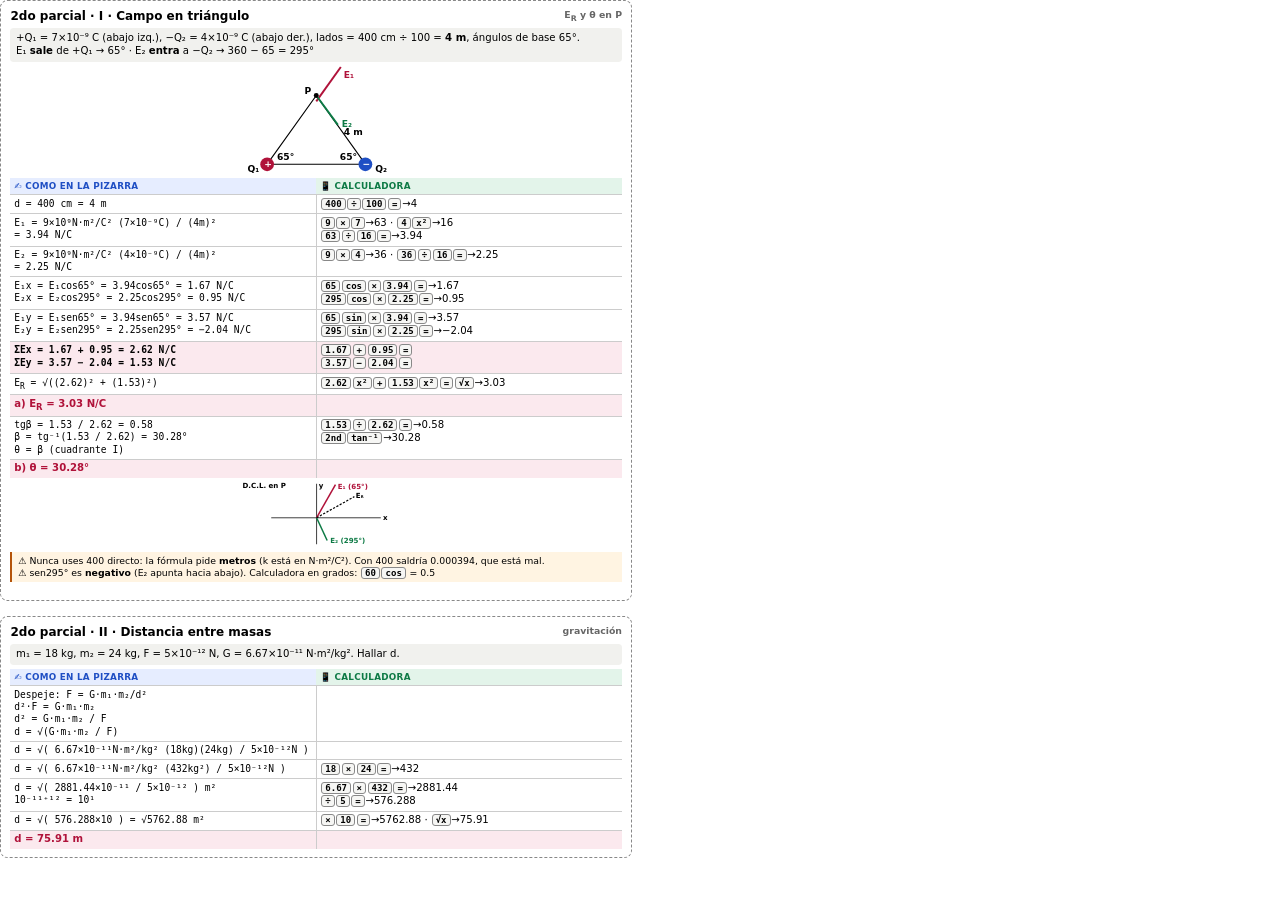
<file: fisica3-examen/parcial2.html>
<!DOCTYPE html>
<html lang="es">
<head>
<meta charset="utf-8">
<title>2do Parcial Física 3</title>
<style>
@page{size:Letter;margin:8mm}
*{box-sizing:border-box}
body{margin:0;font:7.6pt/1.28 system-ui,-apple-system,"Segoe UI",sans-serif;color:#000;background:#fff;-webkit-print-color-adjust:exact;print-color-adjust:exact}
.sheet{columns:2;column-gap:4mm}
.card{border:1px dashed #888;border-radius:2mm;padding:2.2mm 2.5mm;break-inside:avoid;margin:0 0 4mm;display:inline-block;width:100%}
h2{font-size:9pt;margin:0 0 1mm;display:flex;justify-content:space-between;gap:2mm}
h2 small{font-weight:600;color:#666;font-size:7pt}
.dat{margin:0 0 1.2mm;padding:1mm 1.5mm;background:#f1f1ee;border-radius:1mm}
table{width:100%;border-collapse:collapse}
th{font-size:6.6pt;text-transform:uppercase;letter-spacing:.03em;padding:.6mm 1mm;text-align:left}
th.h{background:#e6edff;color:#1f4fc4} th.c{background:#e3f4ea;color:#0d7a45}
td{border-top:.5px solid #ccc;padding:.7mm 1mm;vertical-align:top;width:50%}
td:first-child{border-right:.5px solid #ccc}
.m{font-family:ui-monospace,Menlo,Consolas,monospace;font-size:7.2pt}
k{display:inline-block;font:600 6.8pt ui-monospace,Menlo,monospace;padding:0 .8mm;border:.5px solid #888;border-radius:.8mm;background:#f6f6f4;margin:0 .2mm}
.r td{background:#fbe9ee}
.ans{color:#b0123a;font-weight:700}
.ojo{margin-top:1.2mm;padding:.8mm 1.5mm;border-left:2px solid #b45309;background:#fff4e2;font-size:7pt}
.f td{border:none;padding:.3mm 1mm;width:auto}
svg{display:block;width:100%;max-width:52mm;height:auto;margin:.5mm auto 1mm}svg text{font:600 7pt system-ui,sans-serif}
</style>
</head>
<body>
<div class="sheet">

<div class="card">
<h2>2do parcial · I · Campo en triángulo <small>E<sub>R</sub> y θ en P</small></h2>
<p class="dat">+Q₁ = 7×10⁻⁹ C (abajo izq.), −Q₂ = 4×10⁻⁹ C (abajo der.), lados = 400 cm ÷ 100 = <b>4 m</b>, ángulos de base 65°.<br>E₁ <b>sale</b> de +Q₁ → 65° · E₂ <b>entra</b> a −Q₂ → 360 − 65 = 295°</p>
<svg viewBox="0 0 200 110" aria-label="Triángulo con P arriba, Q1 positiva abajo a la izquierda y Q2 negativa abajo a la derecha">
<polygon points="100,30 50,100 150,100" fill="none" stroke="#000" stroke-width="1.2"/>
<line x1="100" y1="30" x2="125" y2="-5" stroke="#b0123a" stroke-width="2" transform="translate(0,6)"/>
<line x1="100" y1="30" x2="122" y2="60" stroke="#0d7a45" stroke-width="2"/>
<circle cx="100" cy="30" r="2.5"/><text x="88" y="28">P</text>
<circle cx="50" cy="100" r="7" fill="#b0123a"/><text x="47" y="103" fill="#fff">+</text><text x="30" y="108">Q₁</text>
<circle cx="150" cy="100" r="7" fill="#1f4fc4"/><text x="147" y="103" fill="#fff">−</text><text x="160" y="108">Q₂</text>
<text x="128" y="12" fill="#b0123a">E₁</text><text x="126" y="62" fill="#0d7a45">E₂</text>
<text x="60" y="96">65°</text><text x="124" y="96">65°</text><text x="128" y="70">4 m</text>
</svg>
<table>
<tr><th class="h">✍️ Como en la pizarra</th><th class="c">📱 Calculadora</th></tr>
<tr><td class="m">d = 400 cm = 4 m</td><td><k>400</k><k>÷</k><k>100</k><k>=</k>→4</td></tr>
<tr><td class="m">E₁ = 9×10⁹N·m²/C² (7×10⁻⁹C) / (4m)²<br>= 3.94 N/C</td><td><k>9</k><k>×</k><k>7</k>→63 · <k>4</k><k>x²</k>→16<br><k>63</k><k>÷</k><k>16</k><k>=</k>→3.94</td></tr>
<tr><td class="m">E₂ = 9×10⁹N·m²/C² (4×10⁻⁹C) / (4m)²<br>= 2.25 N/C</td><td><k>9</k><k>×</k><k>4</k>→36 · <k>36</k><k>÷</k><k>16</k><k>=</k>→2.25</td></tr>
<tr><td class="m">E₁x = E₁cos65° = 3.94cos65° = 1.67 N/C<br>E₂x = E₂cos295° = 2.25cos295° = 0.95 N/C</td><td><k>65</k><k>cos</k><k>×</k><k>3.94</k><k>=</k>→1.67<br><k>295</k><k>cos</k><k>×</k><k>2.25</k><k>=</k>→0.95</td></tr>
<tr><td class="m">E₁y = E₁sen65° = 3.94sen65° = 3.57 N/C<br>E₂y = E₂sen295° = 2.25sen295° = −2.04 N/C</td><td><k>65</k><k>sin</k><k>×</k><k>3.94</k><k>=</k>→3.57<br><k>295</k><k>sin</k><k>×</k><k>2.25</k><k>=</k>→−2.04</td></tr>
<tr class="r"><td class="m"><b>ΣEx = 1.67 + 0.95 = 2.62 N/C</b><br><b>ΣEy = 3.57 − 2.04 = 1.53 N/C</b></td><td><k>1.67</k><k>+</k><k>0.95</k><k>=</k><br><k>3.57</k><k>−</k><k>2.04</k><k>=</k></td></tr>
<tr><td class="m">E<sub>R</sub> = √((2.62)² + (1.53)²)</td><td><k>2.62</k><k>x²</k><k>+</k><k>1.53</k><k>x²</k><k>=</k><k>√x</k>→3.03</td></tr>
<tr class="r"><td class="ans">a) E<sub>R</sub> = 3.03 N/C</td><td></td></tr>
<tr><td class="m">tgβ = 1.53 / 2.62 = 0.58<br>β = tg⁻¹(1.53 / 2.62) = 30.28°<br>θ = β (cuadrante I)</td><td><k>1.53</k><k>÷</k><k>2.62</k><k>=</k>→0.58<br><k>2nd</k><k>tan⁻¹</k>→30.28</td></tr>
<tr class="r"><td class="ans">b) θ = 30.28°</td><td></td></tr>
</table>
<svg viewBox="0 0 200 90" style="max-width:40mm" aria-label="Diagrama de cuerpo libre en P">
<text x="2" y="10">D.C.L. en P</text>
<line x1="100" y1="85" x2="100" y2="5" stroke="#000"/><line x1="40" y1="50" x2="185" y2="50" stroke="#000"/>
<text x="188" y="53">x</text><text x="103" y="10">y</text>
<line x1="100" y1="50" x2="125" y2="6" stroke="#b0123a" stroke-width="2"/><text x="128" y="12" fill="#b0123a">E₁ (65°)</text>
<line x1="100" y1="50" x2="114" y2="80" stroke="#0d7a45" stroke-width="2"/><text x="118" y="84" fill="#0d7a45">E₂ (295°)</text>
<line x1="100" y1="50" x2="150" y2="22" stroke="#000" stroke-width="1.6" stroke-dasharray="3 2"/><text x="152" y="24">E<tspan font-size="5">R</tspan></text>
</svg>
<p class="ojo">⚠ Nunca uses 400 directo: la fórmula pide <b>metros</b> (k está en N·m²/C²). Con 400 saldría 0.000394, que está mal.<br>⚠ sen295° es <b>negativo</b> (E₂ apunta hacia abajo). Calculadora en grados: <k>60</k><k>cos</k> = 0.5</p>
</div>

<div class="card">
<h2>2do parcial · II · Distancia entre masas <small>gravitación</small></h2>
<p class="dat">m₁ = 18 kg, m₂ = 24 kg, F = 5×10⁻¹² N, G = 6.67×10⁻¹¹ N·m²/kg². Hallar d.</p>
<table>
<tr><th class="h">✍️ Como en la pizarra</th><th class="c">📱 Calculadora</th></tr>
<tr><td class="m">Despeje: F = G·m₁·m₂/d²<br>d²·F = G·m₁·m₂<br>d² = G·m₁·m₂ / F<br>d = √(G·m₁·m₂ / F)</td><td></td></tr>
<tr><td class="m">d = √( 6.67×10⁻¹¹N·m²/kg² (18kg)(24kg) / 5×10⁻¹²N )</td><td></td></tr>
<tr><td class="m">d = √( 6.67×10⁻¹¹N·m²/kg² (432kg²) / 5×10⁻¹²N )</td><td><k>18</k><k>×</k><k>24</k><k>=</k>→432</td></tr>
<tr><td class="m">d = √( 2881.44×10⁻¹¹ / 5×10⁻¹² ) m²<br>10⁻¹¹⁺¹² = 10¹</td><td><k>6.67</k><k>×</k><k>432</k><k>=</k>→2881.44<br><k>÷</k><k>5</k><k>=</k>→576.288</td></tr>
<tr><td class="m">d = √( 576.288×10 ) = √5762.88 m²</td><td><k>×</k><k>10</k><k>=</k>→5762.88 · <k>√x</k>→75.91</td></tr>
<tr class="r"><td class="ans">d = 75.91 m</td><td></td></tr>
</table>
</div>

</div>
</body>
</html>
</file>
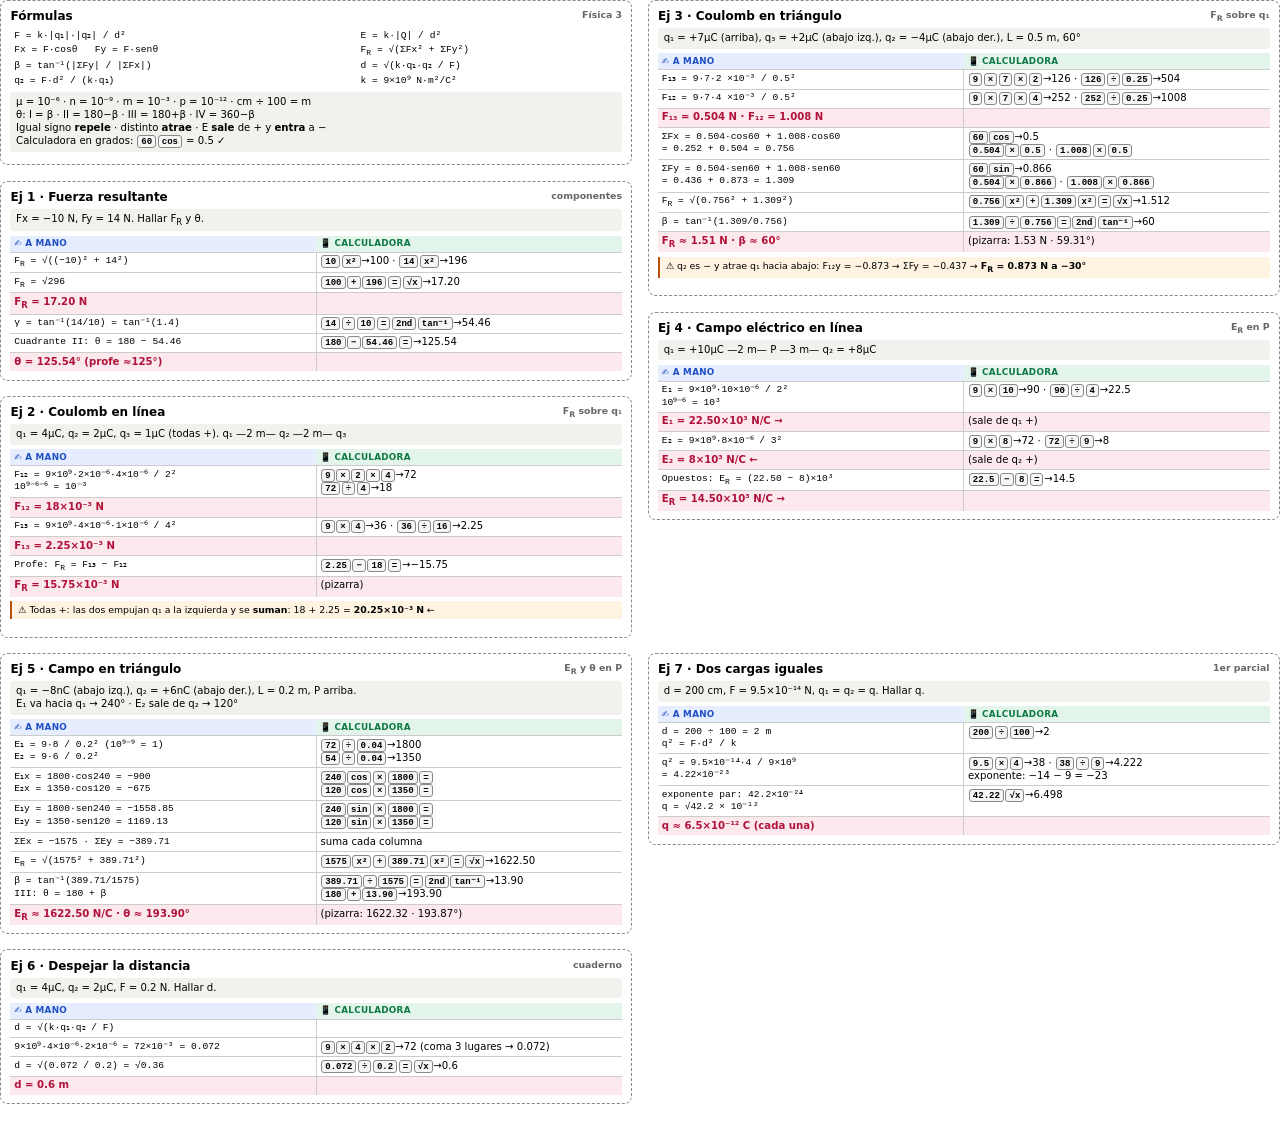
<file: fisica3-examen/tarjetas.html>
<!DOCTYPE html>
<html lang="es">
<head>
<meta charset="utf-8">
<title>Tarjetas Física 3</title>
<style>
@page{size:Letter;margin:8mm}
*{box-sizing:border-box}
body{margin:0;font:7.6pt/1.28 system-ui,-apple-system,"Segoe UI",sans-serif;color:#000;background:#fff;-webkit-print-color-adjust:exact;print-color-adjust:exact}
.sheet{columns:2;column-gap:4mm}
.card{border:1px dashed #888;border-radius:2mm;padding:2.2mm 2.5mm;break-inside:avoid;margin:0 0 4mm;display:inline-block;width:100%}
h2{font-size:9pt;margin:0 0 1mm;display:flex;justify-content:space-between;gap:2mm}
h2 small{font-weight:600;color:#666;font-size:7pt}
.dat{margin:0 0 1.2mm;padding:1mm 1.5mm;background:#f1f1ee;border-radius:1mm}
table{width:100%;border-collapse:collapse}
th{font-size:6.6pt;text-transform:uppercase;letter-spacing:.03em;padding:.6mm 1mm;text-align:left}
th.h{background:#e6edff;color:#1f4fc4} th.c{background:#e3f4ea;color:#0d7a45}
td{border-top:.5px solid #ccc;padding:.7mm 1mm;vertical-align:top;width:50%}
td:first-child{border-right:.5px solid #ccc}
.m{font-family:ui-monospace,Menlo,Consolas,monospace;font-size:7.2pt}
k{display:inline-block;font:600 6.8pt ui-monospace,Menlo,monospace;padding:0 .8mm;border:.5px solid #888;border-radius:.8mm;background:#f6f6f4;margin:0 .2mm}
.r td{background:#fbe9ee}
.ans{color:#b0123a;font-weight:700}
.ojo{margin-top:1.2mm;padding:.8mm 1.5mm;border-left:2px solid #b45309;background:#fff4e2;font-size:7pt}
.f td{border:none;padding:.3mm 1mm;width:auto}
</style>
</head>
<body>
<div class="sheet">

<!-- FORMULAS -->
<div class="card">
<h2>Fórmulas <small>Física 3</small></h2>
<table class="f m">
<tr><td>F = k·|q₁|·|q₂| / d²</td><td>E = k·|Q| / d²</td></tr>
<tr><td>Fx = F·cosθ &nbsp; Fy = F·senθ</td><td>F<sub>R</sub> = √(ΣFx² + ΣFy²)</td></tr>
<tr><td>β = tan⁻¹(|ΣFy| / |ΣFx|)</td><td>d = √(k·q₁·q₂ / F)</td></tr>
<tr><td>q₂ = F·d² / (k·q₁)</td><td>k = 9×10⁹ N·m²/C²</td></tr>
</table>
<div class="dat" style="margin-top:1mm">µ = 10⁻⁶ · n = 10⁻⁹ · m = 10⁻³ · p = 10⁻¹² · cm ÷ 100 = m<br>
θ: I = β · II = 180−β · III = 180+β · IV = 360−β<br>
Igual signo <b>repele</b> · distinto <b>atrae</b> · E <b>sale</b> de + y <b>entra</b> a −<br>
Calculadora en grados: <k>60</k><k>cos</k> = 0.5 ✓</div>
</div>

<!-- EJ1 -->
<div class="card">
<h2>Ej 1 · Fuerza resultante <small>componentes</small></h2>
<p class="dat">Fx = −10 N, Fy = 14 N. Hallar F<sub>R</sub> y θ.</p>
<table>
<tr><th class="h">✍️ A mano</th><th class="c">📱 Calculadora</th></tr>
<tr><td class="m">F<sub>R</sub> = √((−10)² + 14²)</td><td><k>10</k><k>x²</k>→100 · <k>14</k><k>x²</k>→196</td></tr>
<tr><td class="m">F<sub>R</sub> = √296</td><td><k>100</k><k>+</k><k>196</k><k>=</k><k>√x</k>→17.20</td></tr>
<tr class="r"><td class="ans">F<sub>R</sub> = 17.20 N</td><td></td></tr>
<tr><td class="m">γ = tan⁻¹(14/10) = tan⁻¹(1.4)</td><td><k>14</k><k>÷</k><k>10</k><k>=</k><k>2nd</k><k>tan⁻¹</k>→54.46</td></tr>
<tr><td class="m">Cuadrante II: θ = 180 − 54.46</td><td><k>180</k><k>−</k><k>54.46</k><k>=</k>→125.54</td></tr>
<tr class="r"><td class="ans">θ = 125.54° (profe ≈125°)</td><td></td></tr>
</table>
</div>

<!-- EJ2 -->
<div class="card">
<h2>Ej 2 · Coulomb en línea <small>F<sub>R</sub> sobre q₁</small></h2>
<p class="dat">q₁ = 4µC, q₂ = 2µC, q₃ = 1µC (todas +). q₁ —2 m— q₂ —2 m— q₃</p>
<table>
<tr><th class="h">✍️ A mano</th><th class="c">📱 Calculadora</th></tr>
<tr><td class="m">F₁₂ = 9×10⁹·2×10⁻⁶·4×10⁻⁶ / 2²<br>10⁹⁻⁶⁻⁶ = 10⁻³</td><td><k>9</k><k>×</k><k>2</k><k>×</k><k>4</k>→72<br><k>72</k><k>÷</k><k>4</k>→18</td></tr>
<tr class="r"><td class="ans">F₁₂ = 18×10⁻³ N</td><td></td></tr>
<tr><td class="m">F₁₃ = 9×10⁹·4×10⁻⁶·1×10⁻⁶ / 4²</td><td><k>9</k><k>×</k><k>4</k>→36 · <k>36</k><k>÷</k><k>16</k>→2.25</td></tr>
<tr class="r"><td class="ans">F₁₃ = 2.25×10⁻³ N</td><td></td></tr>
<tr><td class="m">Profe: F<sub>R</sub> = F₁₃ − F₁₂</td><td><k>2.25</k><k>−</k><k>18</k><k>=</k>→−15.75</td></tr>
<tr class="r"><td class="ans">F<sub>R</sub> = 15.75×10⁻³ N</td><td>(pizarra)</td></tr>
</table>
<p class="ojo">⚠ Todas +: las dos empujan q₁ a la izquierda y se <b>suman</b>: 18 + 2.25 = <b>20.25×10⁻³ N</b> ←</p>
</div>

<!-- EJ3 -->
<div class="card">
<h2>Ej 3 · Coulomb en triángulo <small>F<sub>R</sub> sobre q₁</small></h2>
<p class="dat">q₁ = +7µC (arriba), q₃ = +2µC (abajo izq.), q₂ = −4µC (abajo der.), L = 0.5 m, 60°</p>
<table>
<tr><th class="h">✍️ A mano</th><th class="c">📱 Calculadora</th></tr>
<tr><td class="m">F₁₃ = 9·7·2 ×10⁻³ / 0.5²</td><td><k>9</k><k>×</k><k>7</k><k>×</k><k>2</k>→126 · <k>126</k><k>÷</k><k>0.25</k>→504</td></tr>
<tr><td class="m">F₁₂ = 9·7·4 ×10⁻³ / 0.5²</td><td><k>9</k><k>×</k><k>7</k><k>×</k><k>4</k>→252 · <k>252</k><k>÷</k><k>0.25</k>→1008</td></tr>
<tr class="r"><td class="ans">F₁₃ = 0.504 N · F₁₂ = 1.008 N</td><td></td></tr>
<tr><td class="m">ΣFx = 0.504·cos60 + 1.008·cos60<br>= 0.252 + 0.504 = 0.756</td><td><k>60</k><k>cos</k>→0.5<br><k>0.504</k><k>×</k><k>0.5</k> · <k>1.008</k><k>×</k><k>0.5</k></td></tr>
<tr><td class="m">ΣFy = 0.504·sen60 + 1.008·sen60<br>= 0.436 + 0.873 = 1.309</td><td><k>60</k><k>sin</k>→0.866<br><k>0.504</k><k>×</k><k>0.866</k> · <k>1.008</k><k>×</k><k>0.866</k></td></tr>
<tr><td class="m">F<sub>R</sub> = √(0.756² + 1.309²)</td><td><k>0.756</k><k>x²</k><k>+</k><k>1.309</k><k>x²</k><k>=</k><k>√x</k>→1.512</td></tr>
<tr><td class="m">β = tan⁻¹(1.309/0.756)</td><td><k>1.309</k><k>÷</k><k>0.756</k><k>=</k><k>2nd</k><k>tan⁻¹</k>→60</td></tr>
<tr class="r"><td class="ans">F<sub>R</sub> ≈ 1.51 N · β ≈ 60°</td><td>(pizarra: 1.53 N · 59.31°)</td></tr>
</table>
<p class="ojo">⚠ q₂ es − y atrae q₁ hacia abajo: F₁₂y = −0.873 → ΣFy = −0.437 → <b>F<sub>R</sub> = 0.873 N a −30°</b></p>
</div>

<!-- EJ4 -->
<div class="card">
<h2>Ej 4 · Campo eléctrico en línea <small>E<sub>R</sub> en P</small></h2>
<p class="dat">q₁ = +10µC —2 m— P —3 m— q₂ = +8µC</p>
<table>
<tr><th class="h">✍️ A mano</th><th class="c">📱 Calculadora</th></tr>
<tr><td class="m">E₁ = 9×10⁹·10×10⁻⁶ / 2²<br>10⁹⁻⁶ = 10³</td><td><k>9</k><k>×</k><k>10</k>→90 · <k>90</k><k>÷</k><k>4</k>→22.5</td></tr>
<tr class="r"><td class="ans">E₁ = 22.50×10³ N/C →</td><td>(sale de q₁ +)</td></tr>
<tr><td class="m">E₂ = 9×10⁹·8×10⁻⁶ / 3²</td><td><k>9</k><k>×</k><k>8</k>→72 · <k>72</k><k>÷</k><k>9</k>→8</td></tr>
<tr class="r"><td class="ans">E₂ = 8×10³ N/C ←</td><td>(sale de q₂ +)</td></tr>
<tr><td class="m">Opuestos: E<sub>R</sub> = (22.50 − 8)×10³</td><td><k>22.5</k><k>−</k><k>8</k><k>=</k>→14.5</td></tr>
<tr class="r"><td class="ans">E<sub>R</sub> = 14.50×10³ N/C →</td><td></td></tr>
</table>
</div>

</div>
<div class="sheet" style="break-before:page">
<!-- EJ5 -->
<div class="card">
<h2>Ej 5 · Campo en triángulo <small>E<sub>R</sub> y θ en P</small></h2>
<p class="dat">q₁ = −8nC (abajo izq.), q₂ = +6nC (abajo der.), L = 0.2 m, P arriba.<br>E₁ va hacia q₁ → 240° · E₂ sale de q₂ → 120°</p>
<table>
<tr><th class="h">✍️ A mano</th><th class="c">📱 Calculadora</th></tr>
<tr><td class="m">E₁ = 9·8 / 0.2² (10⁹⁻⁹ = 1)<br>E₂ = 9·6 / 0.2²</td><td><k>72</k><k>÷</k><k>0.04</k>→1800<br><k>54</k><k>÷</k><k>0.04</k>→1350</td></tr>
<tr><td class="m">E₁x = 1800·cos240 = −900<br>E₂x = 1350·cos120 = −675</td><td><k>240</k><k>cos</k><k>×</k><k>1800</k><k>=</k><br><k>120</k><k>cos</k><k>×</k><k>1350</k><k>=</k></td></tr>
<tr><td class="m">E₁y = 1800·sen240 = −1558.85<br>E₂y = 1350·sen120 = 1169.13</td><td><k>240</k><k>sin</k><k>×</k><k>1800</k><k>=</k><br><k>120</k><k>sin</k><k>×</k><k>1350</k><k>=</k></td></tr>
<tr><td class="m">ΣEx = −1575 · ΣEy = −389.71</td><td>suma cada columna</td></tr>
<tr><td class="m">E<sub>R</sub> = √(1575² + 389.71²)</td><td><k>1575</k><k>x²</k><k>+</k><k>389.71</k><k>x²</k><k>=</k><k>√x</k>→1622.50</td></tr>
<tr><td class="m">β = tan⁻¹(389.71/1575)<br>III: θ = 180 + β</td><td><k>389.71</k><k>÷</k><k>1575</k><k>=</k><k>2nd</k><k>tan⁻¹</k>→13.90<br><k>180</k><k>+</k><k>13.90</k>→193.90</td></tr>
<tr class="r"><td class="ans">E<sub>R</sub> ≈ 1622.50 N/C · θ ≈ 193.90°</td><td>(pizarra: 1622.32 · 193.87°)</td></tr>
</table>
</div>

<!-- EJ6 -->
<div class="card" style="break-before:column">
<h2>Ej 6 · Despejar la distancia <small>cuaderno</small></h2>
<p class="dat">q₁ = 4µC, q₂ = 2µC, F = 0.2 N. Hallar d.</p>
<table>
<tr><th class="h">✍️ A mano</th><th class="c">📱 Calculadora</th></tr>
<tr><td class="m">d = √(k·q₁·q₂ / F)</td><td></td></tr>
<tr><td class="m">9×10⁹·4×10⁻⁶·2×10⁻⁶ = 72×10⁻³ = 0.072</td><td><k>9</k><k>×</k><k>4</k><k>×</k><k>2</k>→72 (coma 3 lugares → 0.072)</td></tr>
<tr><td class="m">d = √(0.072 / 0.2) = √0.36</td><td><k>0.072</k><k>÷</k><k>0.2</k><k>=</k><k>√x</k>→0.6</td></tr>
<tr class="r"><td class="ans">d = 0.6 m</td><td></td></tr>
</table>
</div>

<!-- EJ7 -->
<div class="card">
<h2>Ej 7 · Dos cargas iguales <small>1er parcial</small></h2>
<p class="dat">d = 200 cm, F = 9.5×10⁻¹⁴ N, q₁ = q₂ = q. Hallar q.</p>
<table>
<tr><th class="h">✍️ A mano</th><th class="c">📱 Calculadora</th></tr>
<tr><td class="m">d = 200 ÷ 100 = 2 m<br>q² = F·d² / k</td><td><k>200</k><k>÷</k><k>100</k>→2</td></tr>
<tr><td class="m">q² = 9.5×10⁻¹⁴·4 / 9×10⁹<br>= 4.22×10⁻²³</td><td><k>9.5</k><k>×</k><k>4</k>→38 · <k>38</k><k>÷</k><k>9</k>→4.222<br>exponente: −14 − 9 = −23</td></tr>
<tr><td class="m">exponente par: 42.2×10⁻²⁴<br>q = √42.2 × 10⁻¹²</td><td><k>42.22</k><k>√x</k>→6.498</td></tr>
<tr class="r"><td class="ans">q ≈ 6.5×10⁻¹² C (cada una)</td><td></td></tr>
</table>
</div>

</div>
</body>
</html>
</file>
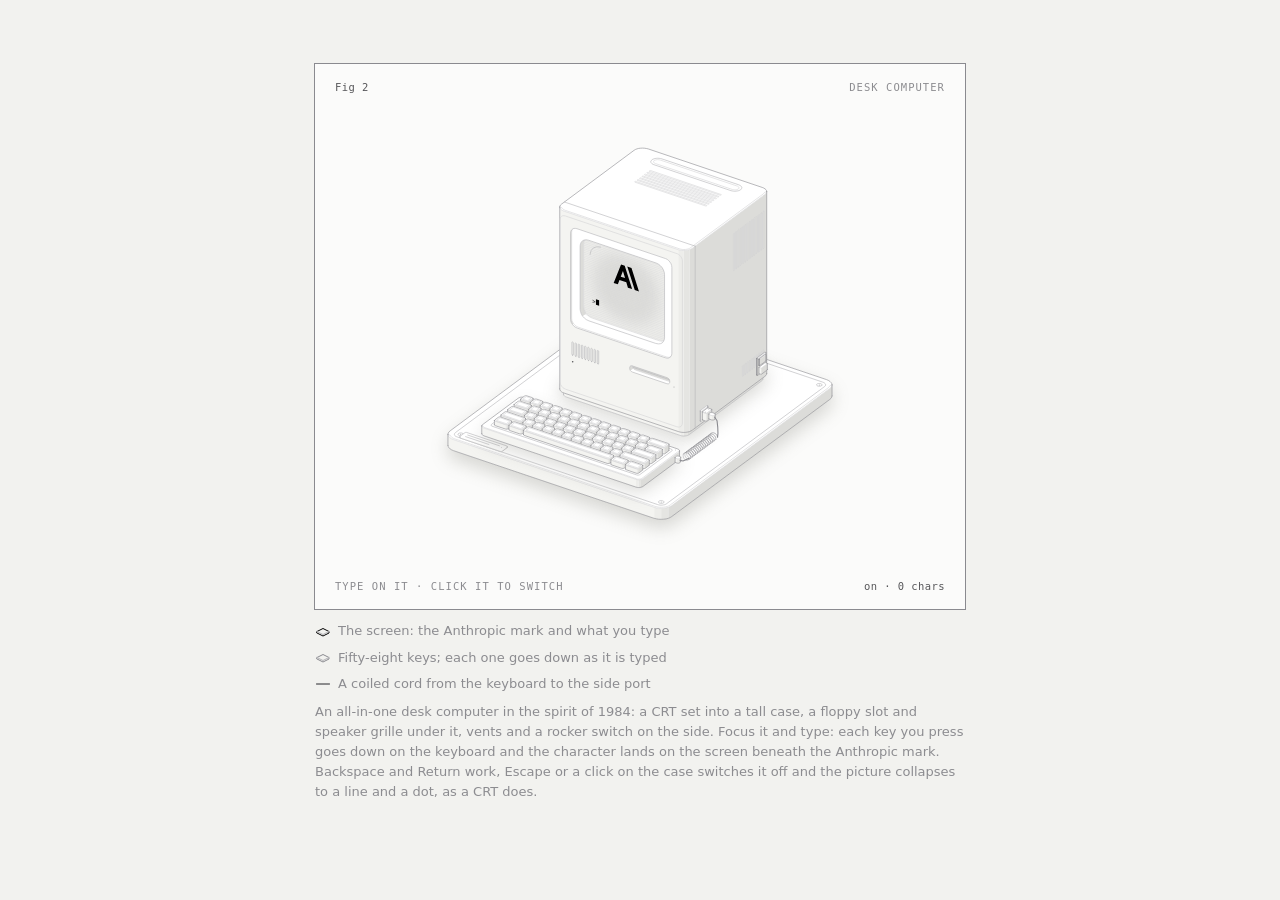
<file: .claude/skills/anatomy/examples/desk-computer/desk-computer-light.html>
<!doctype html><html lang="en"><head><meta charset="utf-8"><meta name="viewport" content="width=device-width, initial-scale=1"><title>Desk computer</title><style>
.iso{
  --anatomy-page:#0b0b0b;--anatomy-card:#131313;--anatomy-text:#a3a3a3;--anatomy-strong:#e6e6e6;--anatomy-muted:#6e6e6e;
  --anatomy-paper:#131313;--anatomy-face:#1b1b1b;--anatomy-top:#1c1c1c;
  --anatomy-shade-0:#0f0f0f;--anatomy-shade-1:#121212;--anatomy-shade-2:#151515;--anatomy-shade-3:#181818;
  --anatomy-lit-top:#262626;--anatomy-lit-shade:#1d1d1d;
  --anatomy-hi:#d4d4d4;--anatomy-mid:#6a6a6a;--anatomy-lo:#3e3e3e;--anatomy-faint:#2a2a2a;--anatomy-lit:#ffffff;
  --anatomy-halo:#050505;--anatomy-halo-opacity:.9;--anatomy-dot:#e6e6e6;
  --anatomy-red:#ff6b6b;--anatomy-green:#6be0a0;--anatomy-blue:#6b9bff;
  --anatomy-weight:.6px;--anatomy-ease:cubic-bezier(.32,.72,0,1);
  --anatomy-mono:ui-monospace,"SF Mono",Menlo,Consolas,monospace;
  --anatomy-lift:inset 0 1px 0 0 #ffffff0a,inset 0 0 0 1px #ffffff06,0 0 0 1px #00000026,0 1px 1px -.5px #00000014,0 3px 3px -1.5px #00000014,0 6px 6px -3px #00000014,0 12px 12px -6px #00000014;
}
.iso[data-theme="light"]{
  --anatomy-page:#f2f2ef;--anatomy-card:#fbfbfa;--anatomy-text:#57575a;--anatomy-strong:#18181a;--anatomy-muted:#8c8c90;
  --anatomy-paper:#fbfbfa;--anatomy-face:#ffffff;--anatomy-top:#ffffff;
  --anatomy-shade-0:#dcdcd9;--anatomy-shade-1:#e5e5e2;--anatomy-shade-2:#ededea;--anatomy-shade-3:#f4f4f1;
  --anatomy-lit-top:#ffffff;--anatomy-lit-shade:#eeeeeb;
  --anatomy-hi:#26262a;--anatomy-mid:#8a8a8f;--anatomy-lo:#b4b4b8;--anatomy-faint:#d4d4d6;--anatomy-lit:#000000;
  --anatomy-halo:#8a8a80;--anatomy-halo-opacity:.32;--anatomy-dot:#3a3a3e;
  --anatomy-red:#e5484d;--anatomy-green:#30a46c;--anatomy-blue:#3e63dd;
  --anatomy-lift:inset 0 1px 0 0 #ffffff,0 0 0 1px #0000000f,0 1px 1px -.5px #0000000a,0 3px 3px -1.5px #0000000a,0 6px 6px -3px #0000000a,0 12px 12px -6px #0000000a;
}
.iso-svg{display:block;width:100%;height:auto;overflow:visible}
.iso-svg path,.iso-svg circle{vector-effect:non-scaling-stroke}
.iso-fill{fill:var(--anatomy-paper);stroke:none}
.iso-solid[data-lit]>.iso-fill{fill:var(--anatomy-face)}
.iso-shade,.iso-top{stroke:none}
.iso-shade[data-shade="0"]{fill:var(--anatomy-shade-0)}
.iso-shade[data-shade="1"]{fill:var(--anatomy-shade-1)}
.iso-shade[data-shade="2"]{fill:var(--anatomy-shade-2)}
.iso-shade[data-shade="3"]{fill:var(--anatomy-shade-3)}
.iso-top{fill:var(--anatomy-top)}
.iso-solid[data-lit]>.iso-top{fill:var(--anatomy-lit-top)}
.iso-solid[data-lit]>.iso-shade{fill:var(--anatomy-lit-shade)}
.iso-solid[data-seamless]>.iso-shade,.iso-solid[data-seamless]>.iso-top{stroke-width:.4;stroke-linejoin:round}
.iso-solid[data-seamless]>.iso-shade[data-shade="0"]{stroke:var(--anatomy-shade-0)}
.iso-solid[data-seamless]>.iso-shade[data-shade="1"]{stroke:var(--anatomy-shade-1)}
.iso-solid[data-seamless]>.iso-shade[data-shade="2"]{stroke:var(--anatomy-shade-2)}
.iso-solid[data-seamless]>.iso-shade[data-shade="3"]{stroke:var(--anatomy-shade-3)}
.iso-solid[data-seamless]>.iso-top{stroke:var(--anatomy-top)}
.iso-solid[data-seamless][data-lit]>.iso-top{stroke:var(--anatomy-lit-top)}
.iso-solid[data-seamless][data-lit]>.iso-shade{stroke:var(--anatomy-lit-shade)}
.iso-solid[data-lit]>.iso-edge{stroke:var(--anatomy-lit)}
.iso-halo{fill:var(--anatomy-halo);stroke:none;filter:blur(9px);opacity:var(--anatomy-halo-opacity);transform:translateY(3px)}
.iso-line{fill:none;stroke:var(--anatomy-lo);stroke-width:var(--anatomy-weight);stroke-linecap:round;stroke-linejoin:round}
.iso-line[data-tone="hi"]{stroke:var(--anatomy-hi)}
.iso-line[data-tone="mid"]{stroke:var(--anatomy-mid)}
.iso-line[data-tone="lo"]{stroke:var(--anatomy-lo)}
.iso-line[data-tone="faint"]{stroke:var(--anatomy-faint)}
.iso-line[data-tone="lit"]{stroke:var(--anatomy-lit)}
.iso-line[data-tone="red"]{stroke:var(--anatomy-red)}
.iso-line[data-tone="green"]{stroke:var(--anatomy-green)}
.iso-line[data-tone="blue"]{stroke:var(--anatomy-blue)}
.iso-line[data-dotted]{stroke-dasharray:.01 3.5;stroke-width:1}
.iso-line[data-dashed]{stroke-dasharray:3 3}
.iso-line[data-flow]{stroke-dasharray:2 6}
.iso-wire-end{fill:var(--anatomy-paper);stroke:var(--anatomy-lo);stroke-width:var(--anatomy-weight)}
.iso-wire[data-tone="hi"] .iso-wire-end{stroke:var(--anatomy-hi)}
.iso-wire[data-tone="mid"] .iso-wire-end{stroke:var(--anatomy-mid)}
.iso-wire[data-tone="faint"] .iso-wire-end{stroke:var(--anatomy-faint)}
.iso-wire[data-tone="lit"] .iso-wire-end{stroke:var(--anatomy-lit)}
.iso-dots circle{fill:var(--anatomy-dot);stroke:none;opacity:.32}
.iso-dots[data-tone="hi"] circle{opacity:.85}
.iso-dots[data-tone="mid"] circle{opacity:.45}
.iso-dots[data-tone="lo"] circle{opacity:.22}
.iso-dots[data-tone="faint"] circle{opacity:.12}
.iso-face-text{fill:var(--anatomy-mid);font-family:var(--anatomy-mono);letter-spacing:.04em}
.iso-face-text[data-tone="hi"]{fill:var(--anatomy-hi)}
.iso-face-text[data-tone="lo"]{fill:var(--anatomy-lo)}
.iso-face-text[data-tone="faint"]{fill:var(--anatomy-faint)}
.tb-body{fill:var(--anatomy-shade-2);stroke:none}
.tb-shine{fill:var(--anatomy-top);stroke:none}
.tb-shade{fill:var(--anatomy-shade-0);stroke:none}
.tb-ring{fill:none;stroke:var(--anatomy-lo);stroke-width:.45;stroke-linecap:butt;stroke-linejoin:round}
.tb-ring[data-tone="mid"]{stroke:var(--anatomy-mid)}
.tb-ring[data-tone="faint"]{stroke:var(--anatomy-faint)}
.tb-ring[data-tone="hi"]{stroke:var(--anatomy-hi)}
@keyframes iso-flow{to{stroke-dashoffset:-32}}
@keyframes iso-pulse{0%,100%{opacity:.18}12%{opacity:1}40%{opacity:.18}}
.iso-line[data-flow]{animation:iso-flow 1600ms linear infinite}
.iso-dots circle[data-pulse]{animation:iso-pulse 1600ms steps(1,end) infinite;animation-delay:var(--pulse-at,0ms)}
.iso-figure{margin:32px 0 36px}
.iso-plate{position:relative;padding:52px 24px;border-radius:0;background:var(--anatomy-card);box-shadow:0 0 0 1px var(--anatomy-mid);--anatomy-paper:var(--anatomy-card)}
.iso-plate-corners{position:absolute;inset:18px 20px;pointer-events:none}
.iso-plate-corner{position:absolute;color:var(--anatomy-muted);font-family:var(--anatomy-mono);font-size:10.5px;line-height:1;letter-spacing:.04em;white-space:nowrap}
.iso-plate-corner[data-corner="fig"]{top:0;left:0;color:var(--anatomy-text)}
.iso-plate-corner[data-corner="title"]{top:0;right:0;text-transform:uppercase;letter-spacing:.1em}
.iso-plate-corner[data-corner="hint"]{bottom:0;left:0;text-transform:uppercase;letter-spacing:.1em}
.iso-plate-corner[data-corner="readout"]{right:0;bottom:0;color:var(--anatomy-text);font-variant-numeric:tabular-nums}
.iso-plate .iso-svg{margin:0 auto}
.iso-legend{display:grid;gap:8px;margin-top:12px;color:var(--anatomy-muted);font-size:13px;line-height:1.55}
.iso-keys{display:flex;flex-wrap:wrap;gap:6px 18px}
.iso-key{display:inline-flex;align-items:center;gap:7px}
.iso-swatch{width:16px;height:10px;flex:none;overflow:visible}
.iso-swatch path{fill:none;stroke:var(--anatomy-hi);stroke-width:1;vector-effect:non-scaling-stroke;stroke-linejoin:round;stroke-linecap:round}
.iso-swatch[data-mark="raised"] path,.iso-swatch[data-mark="flat"] path{stroke:var(--anatomy-mid)}
.iso-swatch[data-mark="lit"] path{stroke:var(--anatomy-lit)}
.iso-swatch[data-mark="dim"] path{stroke:var(--anatomy-lo)}
.iso-swatch[data-mark="dotted"] path{stroke-dasharray:.01 3;stroke-width:1.4}
.iso-swatch[data-mark="dashed"] path{stroke-dasharray:3 2.5}
.iso-swatch[data-mark="red"] path{stroke:var(--anatomy-red)}
.iso-swatch[data-mark="green"] path{stroke:var(--anatomy-green)}
.iso-swatch[data-mark="blue"] path{stroke:var(--anatomy-blue)}
.iso-swatch-crease{stroke:var(--anatomy-lo)!important}
@media (max-width:560px){.iso-plate{padding:48px 12px 70px}.iso-plate-corner[data-corner="hint"]{bottom:18px}}
@media (prefers-reduced-motion:reduce){.iso-line[data-flow],.iso-dots circle[data-pulse]{animation:none}}

*{box-sizing:border-box}
html{color-scheme:dark}
body[data-theme="light"]{color-scheme:light}
body{margin:0;background:var(--anatomy-page);color:var(--anatomy-text);font:14px/1.6 ui-sans-serif,system-ui,-apple-system,"Segoe UI",sans-serif;-webkit-font-smoothing:antialiased}
.iso-page{width:min(650px,100% - 32px);margin:64px auto 96px}
</style></head><body class="iso" data-theme="light"><main class="iso-page"><style>
.pc-well{fill:var(--anatomy-shade-1)}
.pc-bezel{fill:var(--anatomy-top)}
.pc-dark{fill:var(--anatomy-shade-0)}
.pc-glass{fill:var(--anatomy-shade-0);transition:fill .5s var(--anatomy-ease)}
.pc-glass[data-on]{fill:var(--anatomy-lit-shade)}
.pc-glow{fill:var(--anatomy-lit);opacity:.07;filter:blur(6px)}
.pc-scan{fill:none;stroke:var(--anatomy-faint);stroke-width:.5px;vector-effect:non-scaling-stroke;opacity:.7}
.pc-logo{fill:var(--anatomy-lit);fill-rule:evenodd}
.pc-text{fill:var(--anatomy-lit);font-family:var(--anatomy-mono);letter-spacing:.02em}
.pc-cursor{fill:var(--anatomy-lit);animation:pc-blink 1.06s steps(1,end) infinite}
.pc-beam{fill:none;stroke:var(--anatomy-lit);stroke-width:1.4px;vector-effect:non-scaling-stroke;stroke-linecap:round}
.pc-dot{fill:var(--anatomy-lit)}
.pc-cord{stroke-width:1.1px}
.pc-key,.pc-computer{cursor:pointer}
.pc-key[data-down] .iso-edge{stroke:var(--anatomy-hi)}
[data-part="led"]{transition:opacity .4s var(--anatomy-ease)}
@keyframes pc-blink{50%{opacity:0}}
@media (prefers-reduced-motion:reduce){.pc-cursor{animation:none}}
.pc-sr{position:absolute;width:1px;height:1px;overflow:hidden;clip-path:inset(50%);white-space:nowrap}
.iso-stage{touch-action:pan-y}
.iso-stage:focus{outline:none}
.iso-stage:focus-visible{outline:1px solid var(--anatomy-muted);outline-offset:6px}
</style><figure class="iso-figure"><div class="iso-plate"><div class="iso-plate-corners" aria-hidden="true"><span class="iso-plate-corner" data-corner="fig">Fig 2</span><span class="iso-plate-corner" data-corner="title">Desk computer</span><span class="iso-plate-corner" data-corner="hint">Type on it · click it to switch</span><span class="iso-plate-corner" data-corner="readout" data-readout>on · 0 chars</span></div><div class="iso-stage" tabindex="0" role="group" aria-label="Desk computer. Type to write on its screen; Escape switches the power."><svg xmlns="http://www.w3.org/2000/svg" class="iso-svg" viewBox="0 0 600 440" role="img" aria-label="An all-in-one desk computer in the spirit of 1984 on a bench plate: a tall case with a CRT set into its front showing the Anthropic mark and a typing prompt, a floppy slot and speaker grille below, vents and a rocker switch on the side, and a keyboard joined to a side port by a coiled cord."><path class="iso-halo" d="M108.6 322.8L108.9 321.5L109.6 320.3L110.8 319.3L268.3 202.5L269.9 201.5L271.8 200.8L274 200.2L276.4 199.8L278.9 199.7L281.4 199.8L283.7 200.2L285.9 200.8L485.8 268.2L487.7 269L489.3 269.9L490.4 271L491.1 272.2L491.4 273.5L491.4 284.5L491.1 285.7L490.4 286.9L489.2 288L331.7 404.7L330.1 405.7L328.2 406.5L326 407.1L323.6 407.4L321.1 407.5L318.6 407.4L316.3 407L314.1 406.5L114.2 339.1L112.3 338.3L110.7 337.3L109.6 336.2L108.9 335L108.6 333.8Z"/><g class="iso-solid"><path class="iso-fill" d="M274.1 226.2L274.1 225.2L274.7 224.2L275.6 223.4L276.9 222.6L278.5 222L280.3 221.6L282.2 221.4L284.2 221.4L286.1 221.7L287.9 222.2L289.4 222.8L290.6 223.6L291.4 224.5L291.8 225.5L291.8 227.2L291.7 228.2L291.2 229.2L290.3 230.1L289 230.8L287.4 231.4L285.6 231.8L283.6 232L281.7 232L279.7 231.7L278 231.3L276.5 230.6L275.3 229.8L274.5 228.9L274.1 228Z"/><path class="iso-shade" data-shade="0" d="M290.3 230.1L289 230.8L289 229.1L290.3 228.3ZM289 230.8L287.4 231.4L287.4 229.7L289 229.1ZM291.8 227.2L291.7 228.2L291.7 226.5L291.8 225.5ZM291.7 228.2L291.2 229.2L291.2 227.4L291.7 226.5ZM291.2 229.2L290.3 230.1L290.3 228.3L291.2 227.4Z"/><path class="iso-shade" data-shade="1" d="M287.4 231.4L285.6 231.8L285.6 230.1L287.4 229.7ZM285.6 231.8L283.6 232L283.6 230.3L285.6 230.1Z"/><path class="iso-shade" data-shade="2" d="M283.6 232L281.7 232L281.7 230.2L283.6 230.3ZM281.7 232L279.7 231.7L279.7 230L281.7 230.2ZM279.7 231.7L278 231.3L278 229.5L279.7 230Z"/><path class="iso-shade" data-shade="3" d="M278 231.3L276.5 230.6L276.5 228.9L278 229.5ZM276.5 230.6L275.3 229.8L275.3 228.1L276.5 228.9ZM275.3 229.8L274.5 228.9L274.5 227.2L275.3 228.1ZM274.5 228.9L274.1 228L274.1 226.2L274.5 227.2Z"/><path class="iso-top" d="M290.3 228.3L289 229.1L287.4 229.7L285.6 230.1L283.6 230.3L281.7 230.2L279.7 230L278 229.5L276.5 228.9L275.3 228.1L274.5 227.2L274.1 226.2L274.1 225.2L274.7 224.2L275.6 223.4L276.9 222.6L278.5 222L280.3 221.6L282.2 221.4L284.2 221.4L286.1 221.7L287.9 222.2L289.4 222.8L290.6 223.6L291.4 224.5L291.8 225.5L291.7 226.5L291.2 227.4Z"/><path class="iso-line iso-crease" data-tone="faint" d="M291.8 225.5L291.7 226.5L291.2 227.4L290.3 228.3L289 229.1L287.4 229.7L285.6 230.1L283.6 230.3L281.7 230.2L279.7 230L278 229.5L276.5 228.9L275.3 228.1L274.5 227.2L274.1 226.2"/><path class="iso-line iso-edge" data-tone="lo" d="M274.1 226.2L274.1 225.2L274.7 224.2L275.6 223.4L276.9 222.6L278.5 222L280.3 221.6L282.2 221.4L284.2 221.4L286.1 221.7L287.9 222.2L289.4 222.8L290.6 223.6L291.4 224.5L291.8 225.5M291.8 227.2L291.7 228.2L291.2 229.2L290.3 230.1L289 230.8L287.4 231.4L285.6 231.8L283.6 232L281.7 232L279.7 231.7L278 231.3L276.5 230.6L275.3 229.8L274.5 228.9L274.1 228M274.1 226.2L274.1 228M291.8 225.5L291.8 227.2"/></g><g class="iso-solid"><path class="iso-fill" d="M276.1 222.4L276.2 221.6L276.5 220.9L277.3 220.2L278.2 219.6L279.5 219.1L280.9 218.8L282.4 218.7L283.9 218.7L285.4 218.9L286.8 219.3L287.9 219.8L288.9 220.4L289.5 221.1L289.8 221.8L289.8 225.6L289.7 226.3L289.3 227.1L288.6 227.8L287.6 228.3L286.4 228.8L285 229.1L283.5 229.3L281.9 229.2L280.5 229L279.1 228.7L277.9 228.2L277 227.6L276.4 226.9L276.1 226.1Z"/><path class="iso-shade" data-shade="0" d="M288.6 227.8L287.6 228.3L287.6 224.6L288.6 224ZM287.6 228.3L286.4 228.8L286.4 225.1L287.6 224.6ZM289.8 225.6L289.7 226.3L289.7 222.6L289.8 221.8ZM289.7 226.3L289.3 227.1L289.3 223.3L289.7 222.6ZM289.3 227.1L288.6 227.8L288.6 224L289.3 223.3Z"/><path class="iso-shade" data-shade="1" d="M286.4 228.8L285 229.1L285 225.4L286.4 225.1ZM285 229.1L283.5 229.3L283.5 225.5L285 225.4Z"/><path class="iso-shade" data-shade="2" d="M283.5 229.3L281.9 229.2L281.9 225.5L283.5 225.5ZM281.9 229.2L280.5 229L280.5 225.3L281.9 225.5ZM280.5 229L279.1 228.7L279.1 224.9L280.5 225.3Z"/><path class="iso-shade" data-shade="3" d="M279.1 228.7L277.9 228.2L277.9 224.5L279.1 224.9ZM277.9 228.2L277 227.6L277 223.8L277.9 224.5ZM277 227.6L276.4 226.9L276.4 223.1L277 223.8ZM276.4 226.9L276.1 226.1L276.1 222.4L276.4 223.1Z"/><path class="iso-top" d="M288.6 224L287.6 224.6L286.4 225.1L285 225.4L283.5 225.5L281.9 225.5L280.5 225.3L279.1 224.9L277.9 224.5L277 223.8L276.4 223.1L276.1 222.4L276.2 221.6L276.5 220.9L277.3 220.2L278.2 219.6L279.5 219.1L280.9 218.8L282.4 218.7L283.9 218.7L285.4 218.9L286.8 219.3L287.9 219.8L288.9 220.4L289.5 221.1L289.8 221.8L289.7 222.6L289.3 223.3Z"/><path class="iso-line iso-crease" data-tone="faint" d="M289.8 221.8L289.7 222.6L289.3 223.3L288.6 224L287.6 224.6L286.4 225.1L285 225.4L283.5 225.5L281.9 225.5L280.5 225.3L279.1 224.9L277.9 224.5L277 223.8L276.4 223.1L276.1 222.4"/><path class="iso-line iso-edge" data-tone="mid" d="M276.1 222.4L276.2 221.6L276.5 220.9L277.3 220.2L278.2 219.6L279.5 219.1L280.9 218.8L282.4 218.7L283.9 218.7L285.4 218.9L286.8 219.3L287.9 219.8L288.9 220.4L289.5 221.1L289.8 221.8M289.8 225.6L289.7 226.3L289.3 227.1L288.6 227.8L287.6 228.3L286.4 228.8L285 229.1L283.5 229.3L281.9 229.2L280.5 229L279.1 228.7L277.9 228.2L277 227.6L276.4 226.9L276.1 226.1M276.1 222.4L276.1 226.1M289.8 221.8L289.8 225.6"/></g><g class="iso-solid"><path class="iso-fill" d="M448.7 285.1L448.8 284.1L449.3 283.1L450.2 282.2L451.5 281.5L453.1 280.9L454.9 280.5L456.8 280.3L458.8 280.3L460.7 280.6L462.5 281.1L464 281.7L465.2 282.5L466 283.4L466.4 284.4L466.4 286.1L466.3 287.1L465.8 288.1L464.9 289L463.6 289.7L462 290.3L460.2 290.7L458.3 290.9L456.3 290.9L454.3 290.6L452.6 290.2L451.1 289.5L449.9 288.7L449.1 287.8L448.7 286.8Z"/><path class="iso-shade" data-shade="0" d="M464.9 289L463.6 289.7L463.6 288L464.9 287.2ZM463.6 289.7L462 290.3L462 288.6L463.6 288ZM466.4 286.1L466.3 287.1L466.3 285.4L466.4 284.4ZM466.3 287.1L465.8 288.1L465.8 286.3L466.3 285.4ZM465.8 288.1L464.9 289L464.9 287.2L465.8 286.3Z"/><path class="iso-shade" data-shade="1" d="M462 290.3L460.2 290.7L460.2 289L462 288.6ZM460.2 290.7L458.3 290.9L458.3 289.2L460.2 289Z"/><path class="iso-shade" data-shade="2" d="M458.3 290.9L456.3 290.9L456.3 289.1L458.3 289.2ZM456.3 290.9L454.3 290.6L454.3 288.9L456.3 289.1ZM454.3 290.6L452.6 290.2L452.6 288.4L454.3 288.9Z"/><path class="iso-shade" data-shade="3" d="M452.6 290.2L451.1 289.5L451.1 287.8L452.6 288.4ZM451.1 289.5L449.9 288.7L449.9 287L451.1 287.8ZM449.9 288.7L449.1 287.8L449.1 286.1L449.9 287ZM449.1 287.8L448.7 286.8L448.7 285.1L449.1 286.1Z"/><path class="iso-top" d="M464.9 287.2L463.6 288L462 288.6L460.2 289L458.3 289.2L456.3 289.1L454.3 288.9L452.6 288.4L451.1 287.8L449.9 287L449.1 286.1L448.7 285.1L448.8 284.1L449.3 283.1L450.2 282.2L451.5 281.5L453.1 280.9L454.9 280.5L456.8 280.3L458.8 280.3L460.7 280.6L462.5 281.1L464 281.7L465.2 282.5L466 283.4L466.4 284.4L466.3 285.4L465.8 286.3Z"/><path class="iso-line iso-crease" data-tone="faint" d="M466.4 284.4L466.3 285.4L465.8 286.3L464.9 287.2L463.6 288L462 288.6L460.2 289L458.3 289.2L456.3 289.1L454.3 288.9L452.6 288.4L451.1 287.8L449.9 287L449.1 286.1L448.7 285.1"/><path class="iso-line iso-edge" data-tone="lo" d="M448.7 285.1L448.8 284.1L449.3 283.1L450.2 282.2L451.5 281.5L453.1 280.9L454.9 280.5L456.8 280.3L458.8 280.3L460.7 280.6L462.5 281.1L464 281.7L465.2 282.5L466 283.4L466.4 284.4M466.4 286.1L466.3 287.1L465.8 288.1L464.9 289L463.6 289.7L462 290.3L460.2 290.7L458.3 290.9L456.3 290.9L454.3 290.6L452.6 290.2L451.1 289.5L449.9 288.7L449.1 287.8L448.7 286.8M448.7 285.1L448.7 286.8M466.4 284.4L466.4 286.1"/></g><g class="iso-solid"><path class="iso-fill" d="M450.7 281.3L450.8 280.5L451.2 279.8L451.9 279.1L452.9 278.5L454.1 278L455.5 277.7L457 277.6L458.5 277.6L460 277.8L461.4 278.2L462.5 278.7L463.5 279.3L464.1 280L464.4 280.7L464.4 284.5L464.3 285.2L463.9 286L463.2 286.6L462.2 287.2L461 287.7L459.6 288L458.1 288.1L456.6 288.1L455.1 287.9L453.7 287.6L452.5 287.1L451.6 286.5L451 285.8L450.7 285Z"/><path class="iso-shade" data-shade="0" d="M463.2 286.6L462.2 287.2L462.2 283.5L463.2 282.9ZM462.2 287.2L461 287.7L461 284L462.2 283.5ZM464.4 284.5L464.3 285.2L464.3 281.5L464.4 280.7ZM464.3 285.2L463.9 286L463.9 282.2L464.3 281.5ZM463.9 286L463.2 286.6L463.2 282.9L463.9 282.2Z"/><path class="iso-shade" data-shade="1" d="M461 287.7L459.6 288L459.6 284.3L461 284ZM459.6 288L458.1 288.1L458.1 284.4L459.6 284.3Z"/><path class="iso-shade" data-shade="2" d="M458.1 288.1L456.6 288.1L456.6 284.4L458.1 284.4ZM456.6 288.1L455.1 287.9L455.1 284.2L456.6 284.4ZM455.1 287.9L453.7 287.6L453.7 283.8L455.1 284.2Z"/><path class="iso-shade" data-shade="3" d="M453.7 287.6L452.5 287.1L452.5 283.3L453.7 283.8ZM452.5 287.1L451.6 286.5L451.6 282.7L452.5 283.3ZM451.6 286.5L451 285.8L451 282L451.6 282.7ZM451 285.8L450.7 285L450.7 281.3L451 282Z"/><path class="iso-top" d="M463.2 282.9L462.2 283.5L461 284L459.6 284.3L458.1 284.4L456.6 284.4L455.1 284.2L453.7 283.8L452.5 283.3L451.6 282.7L451 282L450.7 281.3L450.8 280.5L451.2 279.8L451.9 279.1L452.9 278.5L454.1 278L455.5 277.7L457 277.6L458.5 277.6L460 277.8L461.4 278.2L462.5 278.7L463.5 279.3L464.1 280L464.4 280.7L464.3 281.5L463.9 282.2Z"/><path class="iso-line iso-crease" data-tone="faint" d="M464.4 280.7L464.3 281.5L463.9 282.2L463.2 282.9L462.2 283.5L461 284L459.6 284.3L458.1 284.4L456.6 284.4L455.1 284.2L453.7 283.8L452.5 283.3L451.6 282.7L451 282L450.7 281.3"/><path class="iso-line iso-edge" data-tone="mid" d="M450.7 281.3L450.8 280.5L451.2 279.8L451.9 279.1L452.9 278.5L454.1 278L455.5 277.7L457 277.6L458.5 277.6L460 277.8L461.4 278.2L462.5 278.7L463.5 279.3L464.1 280L464.4 280.7M464.4 284.5L464.3 285.2L463.9 286L463.2 286.6L462.2 287.2L461 287.7L459.6 288L458.1 288.1L456.6 288.1L455.1 287.9L453.7 287.6L452.5 287.1L451.6 286.5L451 285.8L450.7 285M450.7 281.3L450.7 285M464.4 280.7L464.4 284.5"/></g><g class="iso-solid"><path class="iso-fill" d="M133.6 330.3L133.7 329.3L134.2 328.4L135.1 327.5L136.4 326.7L138 326.1L139.8 325.7L141.7 325.6L143.7 325.6L145.7 325.8L147.4 326.3L148.9 326.9L150.1 327.7L150.9 328.6L151.3 329.6L151.3 331.4L151.2 332.4L150.7 333.3L149.8 334.2L148.5 335L146.9 335.6L145.1 336L143.2 336.2L141.2 336.1L139.3 335.9L137.5 335.4L136 334.8L134.8 334L134 333.1L133.6 332.1Z"/><path class="iso-shade" data-shade="0" d="M149.8 334.2L148.5 335L148.5 333.2L149.8 332.5ZM148.5 335L146.9 335.6L146.9 333.8L148.5 333.2ZM151.3 331.4L151.2 332.4L151.2 330.6L151.3 329.6ZM151.2 332.4L150.7 333.3L150.7 331.6L151.2 330.6ZM150.7 333.3L149.8 334.2L149.8 332.5L150.7 331.6Z"/><path class="iso-shade" data-shade="1" d="M146.9 335.6L145.1 336L145.1 334.2L146.9 333.8ZM145.1 336L143.2 336.2L143.2 334.4L145.1 334.2Z"/><path class="iso-shade" data-shade="2" d="M143.2 336.2L141.2 336.1L141.2 334.4L143.2 334.4ZM141.2 336.1L139.3 335.9L139.3 334.1L141.2 334.4ZM139.3 335.9L137.5 335.4L137.5 333.7L139.3 334.1Z"/><path class="iso-shade" data-shade="3" d="M137.5 335.4L136 334.8L136 333L137.5 333.7ZM136 334.8L134.8 334L134.8 332.2L136 333ZM134.8 334L134 333.1L134 331.3L134.8 332.2ZM134 333.1L133.6 332.1L133.6 330.3L134 331.3Z"/><path class="iso-top" d="M149.8 332.5L148.5 333.2L146.9 333.8L145.1 334.2L143.2 334.4L141.2 334.4L139.3 334.1L137.5 333.7L136 333L134.8 332.2L134 331.3L133.6 330.3L133.7 329.3L134.2 328.4L135.1 327.5L136.4 326.7L138 326.1L139.8 325.7L141.7 325.6L143.7 325.6L145.7 325.8L147.4 326.3L148.9 326.9L150.1 327.7L150.9 328.6L151.3 329.6L151.2 330.6L150.7 331.6Z"/><path class="iso-line iso-crease" data-tone="faint" d="M151.3 329.6L151.2 330.6L150.7 331.6L149.8 332.5L148.5 333.2L146.9 333.8L145.1 334.2L143.2 334.4L141.2 334.4L139.3 334.1L137.5 333.7L136 333L134.8 332.2L134 331.3L133.6 330.3"/><path class="iso-line iso-edge" data-tone="lo" d="M133.6 330.3L133.7 329.3L134.2 328.4L135.1 327.5L136.4 326.7L138 326.1L139.8 325.7L141.7 325.6L143.7 325.6L145.7 325.8L147.4 326.3L148.9 326.9L150.1 327.7L150.9 328.6L151.3 329.6M151.3 331.4L151.2 332.4L150.7 333.3L149.8 334.2L148.5 335L146.9 335.6L145.1 336L143.2 336.2L141.2 336.1L139.3 335.9L137.5 335.4L136 334.8L134.8 334L134 333.1L133.6 332.1M133.6 330.3L133.6 332.1M151.3 329.6L151.3 331.4"/></g><g class="iso-solid"><path class="iso-fill" d="M135.6 326.5L135.7 325.7L136.1 325L136.8 324.3L137.8 323.7L139 323.3L140.4 323L141.9 322.8L143.4 322.9L144.9 323L146.3 323.4L147.5 323.9L148.4 324.5L149 325.2L149.3 326L149.3 329.7L149.2 330.5L148.8 331.2L148.1 331.9L147.1 332.5L145.9 332.9L144.5 333.2L143 333.4L141.5 333.4L140 333.2L138.6 332.8L137.5 332.3L136.5 331.7L135.9 331L135.6 330.3Z"/><path class="iso-shade" data-shade="0" d="M148.1 331.9L147.1 332.5L147.1 328.7L148.1 328.2ZM147.1 332.5L145.9 332.9L145.9 329.2L147.1 328.7ZM149.3 329.7L149.2 330.5L149.2 326.7L149.3 326ZM149.2 330.5L148.8 331.2L148.8 327.5L149.2 326.7ZM148.8 331.2L148.1 331.9L148.1 328.2L148.8 327.5Z"/><path class="iso-shade" data-shade="1" d="M145.9 332.9L144.5 333.2L144.5 329.5L145.9 329.2ZM144.5 333.2L143 333.4L143 329.7L144.5 329.5Z"/><path class="iso-shade" data-shade="2" d="M143 333.4L141.5 333.4L141.5 329.6L143 329.7ZM141.5 333.4L140 333.2L140 329.4L141.5 329.6ZM140 333.2L138.6 332.8L138.6 329.1L140 329.4Z"/><path class="iso-shade" data-shade="3" d="M138.6 332.8L137.5 332.3L137.5 328.6L138.6 329.1ZM137.5 332.3L136.5 331.7L136.5 328L137.5 328.6ZM136.5 331.7L135.9 331L135.9 327.3L136.5 328ZM135.9 331L135.6 330.3L135.6 326.5L135.9 327.3Z"/><path class="iso-top" d="M148.1 328.2L147.1 328.7L145.9 329.2L144.5 329.5L143 329.7L141.5 329.6L140 329.4L138.6 329.1L137.5 328.6L136.5 328L135.9 327.3L135.6 326.5L135.7 325.7L136.1 325L136.8 324.3L137.8 323.7L139 323.3L140.4 323L141.9 322.8L143.4 322.9L144.9 323L146.3 323.4L147.5 323.9L148.4 324.5L149 325.2L149.3 326L149.2 326.7L148.8 327.5Z"/><path class="iso-line iso-crease" data-tone="faint" d="M149.3 326L149.2 326.7L148.8 327.5L148.1 328.2L147.1 328.7L145.9 329.2L144.5 329.5L143 329.7L141.5 329.6L140 329.4L138.6 329.1L137.5 328.6L136.5 328L135.9 327.3L135.6 326.5"/><path class="iso-line iso-edge" data-tone="mid" d="M135.6 326.5L135.7 325.7L136.1 325L136.8 324.3L137.8 323.7L139 323.3L140.4 323L141.9 322.8L143.4 322.9L144.9 323L146.3 323.4L147.5 323.9L148.4 324.5L149 325.2L149.3 326M149.3 329.7L149.2 330.5L148.8 331.2L148.1 331.9L147.1 332.5L145.9 332.9L144.5 333.2L143 333.4L141.5 333.4L140 333.2L138.6 332.8L137.5 332.3L136.5 331.7L135.9 331L135.6 330.3M135.6 326.5L135.6 330.3M149.3 326L149.3 329.7"/></g><g class="iso-solid"><path class="iso-fill" d="M308.2 389.2L308.3 388.2L308.8 387.3L309.7 386.4L311 385.6L312.6 385L314.4 384.6L316.4 384.4L318.3 384.5L320.3 384.7L322 385.2L323.5 385.8L324.7 386.6L325.5 387.5L325.9 388.5L325.9 390.3L325.9 391.3L325.3 392.2L324.4 393.1L323.1 393.9L321.5 394.5L319.7 394.9L317.8 395.1L315.8 395L313.9 394.8L312.1 394.3L310.6 393.7L309.4 392.9L308.6 392L308.2 391Z"/><path class="iso-shade" data-shade="0" d="M324.4 393.1L323.1 393.9L323.1 392.1L324.4 391.4ZM323.1 393.9L321.5 394.5L321.5 392.7L323.1 392.1ZM325.9 390.3L325.9 391.3L325.9 389.5L325.9 388.5ZM325.9 391.3L325.3 392.2L325.3 390.5L325.9 389.5ZM325.3 392.2L324.4 393.1L324.4 391.4L325.3 390.5Z"/><path class="iso-shade" data-shade="1" d="M321.5 394.5L319.7 394.9L319.7 393.1L321.5 392.7ZM319.7 394.9L317.8 395.1L317.8 393.3L319.7 393.1Z"/><path class="iso-shade" data-shade="2" d="M317.8 395.1L315.8 395L315.8 393.3L317.8 393.3ZM315.8 395L313.9 394.8L313.9 393L315.8 393.3ZM313.9 394.8L312.1 394.3L312.1 392.5L313.9 393Z"/><path class="iso-shade" data-shade="3" d="M312.1 394.3L310.6 393.7L310.6 391.9L312.1 392.5ZM310.6 393.7L309.4 392.9L309.4 391.1L310.6 391.9ZM309.4 392.9L308.6 392L308.6 390.2L309.4 391.1ZM308.6 392L308.2 391L308.2 389.2L308.6 390.2Z"/><path class="iso-top" d="M324.4 391.4L323.1 392.1L321.5 392.7L319.7 393.1L317.8 393.3L315.8 393.3L313.9 393L312.1 392.5L310.6 391.9L309.4 391.1L308.6 390.2L308.2 389.2L308.3 388.2L308.8 387.3L309.7 386.4L311 385.6L312.6 385L314.4 384.6L316.4 384.4L318.3 384.5L320.3 384.7L322 385.2L323.5 385.8L324.7 386.6L325.5 387.5L325.9 388.5L325.9 389.5L325.3 390.5Z"/><path class="iso-line iso-crease" data-tone="faint" d="M325.9 388.5L325.9 389.5L325.3 390.5L324.4 391.4L323.1 392.1L321.5 392.7L319.7 393.1L317.8 393.3L315.8 393.3L313.9 393L312.1 392.5L310.6 391.9L309.4 391.1L308.6 390.2L308.2 389.2"/><path class="iso-line iso-edge" data-tone="lo" d="M308.2 389.2L308.3 388.2L308.8 387.3L309.7 386.4L311 385.6L312.6 385L314.4 384.6L316.4 384.4L318.3 384.5L320.3 384.7L322 385.2L323.5 385.8L324.7 386.6L325.5 387.5L325.9 388.5M325.9 390.3L325.9 391.3L325.3 392.2L324.4 393.1L323.1 393.9L321.5 394.5L319.7 394.9L317.8 395.1L315.8 395L313.9 394.8L312.1 394.3L310.6 393.7L309.4 392.9L308.6 392L308.2 391M308.2 389.2L308.2 391M325.9 388.5L325.9 390.3"/></g><g class="iso-solid"><path class="iso-fill" d="M310.2 385.4L310.3 384.6L310.7 383.9L311.4 383.2L312.4 382.6L313.6 382.2L315 381.9L316.5 381.7L318.1 381.7L319.5 381.9L320.9 382.3L322.1 382.8L323 383.4L323.6 384.1L323.9 384.9L323.9 388.6L323.8 389.4L323.5 390.1L322.7 390.8L321.8 391.4L320.5 391.8L319.1 392.1L317.6 392.3L316.1 392.3L314.6 392.1L313.2 391.7L312.1 391.2L311.1 390.6L310.5 389.9L310.2 389.1Z"/><path class="iso-shade" data-shade="0" d="M322.7 390.8L321.8 391.4L321.8 387.6L322.7 387ZM321.8 391.4L320.5 391.8L320.5 388.1L321.8 387.6ZM323.9 388.6L323.8 389.4L323.8 385.6L323.9 384.9ZM323.8 389.4L323.5 390.1L323.5 386.4L323.8 385.6ZM323.5 390.1L322.7 390.8L322.7 387L323.5 386.4Z"/><path class="iso-shade" data-shade="1" d="M320.5 391.8L319.1 392.1L319.1 388.4L320.5 388.1ZM319.1 392.1L317.6 392.3L317.6 388.5L319.1 388.4Z"/><path class="iso-shade" data-shade="2" d="M317.6 392.3L316.1 392.3L316.1 388.5L317.6 388.5ZM316.1 392.3L314.6 392.1L314.6 388.3L316.1 388.5ZM314.6 392.1L313.2 391.7L313.2 388L314.6 388.3Z"/><path class="iso-shade" data-shade="3" d="M313.2 391.7L312.1 391.2L312.1 387.5L313.2 388ZM312.1 391.2L311.1 390.6L311.1 386.9L312.1 387.5ZM311.1 390.6L310.5 389.9L310.5 386.2L311.1 386.9ZM310.5 389.9L310.2 389.1L310.2 385.4L310.5 386.2Z"/><path class="iso-top" d="M322.7 387L321.8 387.6L320.5 388.1L319.1 388.4L317.6 388.5L316.1 388.5L314.6 388.3L313.2 388L312.1 387.5L311.1 386.9L310.5 386.2L310.2 385.4L310.3 384.6L310.7 383.9L311.4 383.2L312.4 382.6L313.6 382.2L315 381.9L316.5 381.7L318.1 381.7L319.5 381.9L320.9 382.3L322.1 382.8L323 383.4L323.6 384.1L323.9 384.9L323.8 385.6L323.5 386.4Z"/><path class="iso-line iso-crease" data-tone="faint" d="M323.9 384.9L323.8 385.6L323.5 386.4L322.7 387L321.8 387.6L320.5 388.1L319.1 388.4L317.6 388.5L316.1 388.5L314.6 388.3L313.2 388L312.1 387.5L311.1 386.9L310.5 386.2L310.2 385.4"/><path class="iso-line iso-edge" data-tone="mid" d="M310.2 385.4L310.3 384.6L310.7 383.9L311.4 383.2L312.4 382.6L313.6 382.2L315 381.9L316.5 381.7L318.1 381.7L319.5 381.9L320.9 382.3L322.1 382.8L323 383.4L323.6 384.1L323.9 384.9M323.9 388.6L323.8 389.4L323.5 390.1L322.7 390.8L321.8 391.4L320.5 391.8L319.1 392.1L317.6 392.3L316.1 392.3L314.6 392.1L313.2 391.7L312.1 391.2L311.1 390.6L310.5 389.9L310.2 389.1M310.2 385.4L310.2 389.1M323.9 384.9L323.9 388.6"/></g><g class="iso-solid"><path class="iso-fill" d="M108.6 317.3L108.9 316L109.6 314.9L110.8 313.8L268.3 197L269.9 196L271.8 195.3L274 194.7L276.4 194.3L278.9 194.2L281.4 194.3L283.7 194.7L285.9 195.3L485.8 262.7L487.7 263.5L489.3 264.5L490.4 265.6L491.1 266.7L491.4 268L491.4 279L491.1 280.2L490.4 281.4L489.2 282.5L331.7 399.2L330.1 400.2L328.2 401L326 401.6L323.6 401.9L321.1 402L318.6 401.9L316.3 401.5L314.1 401L114.2 333.6L112.3 332.8L110.7 331.8L109.6 330.7L108.9 329.5L108.6 328.3Z"/><path class="iso-shade" data-shade="0" d="M491.4 279L491.1 280.2L491.1 269.2L491.4 268ZM491.1 280.2L490.4 281.4L490.4 270.4L491.1 269.2ZM490.4 281.4L489.2 282.5L489.2 271.5L490.4 270.4ZM489.2 282.5L331.7 399.2L331.7 388.3L489.2 271.5ZM331.7 399.2L330.1 400.2L330.1 389.2L331.7 388.3ZM330.1 400.2L328.2 401L328.2 390L330.1 389.2Z"/><path class="iso-shade" data-shade="1" d="M328.2 401L326 401.6L326 390.6L328.2 390ZM326 401.6L323.6 401.9L323.6 390.9L326 390.6ZM323.6 401.9L321.1 402L321.1 391.1L323.6 390.9Z"/><path class="iso-shade" data-shade="2" d="M321.1 402L318.6 401.9L318.6 390.9L321.1 391.1ZM318.6 401.9L316.3 401.5L316.3 390.6L318.6 390.9ZM316.3 401.5L314.1 401L314.1 390L316.3 390.6Z"/><path class="iso-shade" data-shade="3" d="M314.1 401L114.2 333.6L114.2 322.6L314.1 390ZM114.2 333.6L112.3 332.8L112.3 321.8L114.2 322.6ZM112.3 332.8L110.7 331.8L110.7 320.8L112.3 321.8ZM110.7 331.8L109.6 330.7L109.6 319.7L110.7 320.8ZM109.6 330.7L108.9 329.5L108.9 318.5L109.6 319.7ZM108.9 329.5L108.6 328.3L108.6 317.3L108.9 318.5Z"/><path class="iso-top" d="M485.8 262.7L487.7 263.5L489.3 264.5L490.4 265.6L491.1 266.7L491.4 268L491.1 269.2L490.4 270.4L489.2 271.5L331.7 388.3L330.1 389.2L328.2 390L326 390.6L323.6 390.9L321.1 391.1L318.6 390.9L316.3 390.6L314.1 390L114.2 322.6L112.3 321.8L110.7 320.8L109.6 319.7L108.9 318.5L108.6 317.3L108.9 316L109.6 314.9L110.8 313.8L268.3 197L269.9 196L271.8 195.3L274 194.7L276.4 194.3L278.9 194.2L281.4 194.3L283.7 194.7L285.9 195.3Z"/><path class="iso-line iso-crease" data-tone="faint" d="M491.4 268L491.1 269.2L490.4 270.4L489.2 271.5L331.7 388.3L330.1 389.2L328.2 390L326 390.6L323.6 390.9L321.1 391.1L318.6 390.9L316.3 390.6L314.1 390L114.2 322.6L112.3 321.8L110.7 320.8L109.6 319.7L108.9 318.5L108.6 317.3"/><path class="iso-line iso-bevel" data-tone="faint" d="M491.4 268L489.1 269L488.5 270L487.5 271L330.1 387.7L328.7 388.5L327.1 389.2L325.2 389.6L323.2 389.9L321.1 390L319 389.9L317.1 389.6L315.1 389.1L115.4 321.8L113.7 321.1L112.4 320.3L111.5 319.3L110.9 318.3L108.6 317.3"/><path class="iso-line iso-edge" data-tone="mid" d="M108.6 317.3L108.9 316L109.6 314.9L110.8 313.8L268.3 197L269.9 196L271.8 195.3L274 194.7L276.4 194.3L278.9 194.2L281.4 194.3L283.7 194.7L285.9 195.3L485.8 262.7L487.7 263.5L489.3 264.5L490.4 265.6L491.1 266.7L491.4 268M491.4 279L491.1 280.2L490.4 281.4L489.2 282.5L331.7 399.2L330.1 400.2L328.2 401L326 401.6L323.6 401.9L321.1 402L318.6 401.9L316.3 401.5L314.1 401L114.2 333.6L112.3 332.8L110.7 331.8L109.6 330.7L108.9 329.5L108.6 328.3M491.4 268L491.4 279M108.6 317.3L108.6 328.3"/></g><path class="iso-line" data-tone="lo" d="M482.2 265.3L483.2 265.7L484 266.2L484.6 266.8L484.9 267.3L485 268L484.9 268.6L484.5 269.2L483.9 269.7L326.4 386.5L325.6 387L324.7 387.4L323.6 387.6L322.4 387.8L321.1 387.9L319.9 387.8L318.7 387.6L317.6 387.3L117.8 319.9L116.8 319.5L116 319.1L115.4 318.5L115.1 317.9L115 317.3L115.1 316.7L115.5 316.1L116.1 315.5L273.6 198.8L274.4 198.3L275.3 197.9L276.4 197.6L277.6 197.4L278.9 197.4L280.1 197.4L281.3 197.6L282.4 197.9Z"/><path class="iso-line" data-tone="lo" d="M281.1 201.3L280.4 201.7L279.4 201.9L278.3 201.9L277.3 201.7L276.5 201.3L276.1 200.8L276.1 200.3L276.5 199.8L277.3 199.4L278.3 199.2L279.4 199.2L280.4 199.4L281.2 199.8L281.6 200.3L281.6 200.8ZM481 268.7L480.2 269.1L479.2 269.3L478.1 269.3L477.1 269.1L476.4 268.7L475.9 268.2L475.9 267.7L476.4 267.2L477.1 266.8L478.1 266.6L479.2 266.6L480.2 266.8L481 267.2L481.4 267.7L481.4 268.2ZM123.6 318.1L122.9 318.5L121.9 318.7L120.8 318.7L119.8 318.5L119 318.1L118.6 317.6L118.6 317L119 316.5L119.8 316.1L120.8 315.9L121.9 315.9L122.9 316.2L123.6 316.5L124.1 317L124.1 317.6ZM323.5 385.5L322.7 385.9L321.7 386.1L320.6 386.1L319.6 385.9L318.8 385.5L318.4 385L318.4 384.4L318.9 383.9L319.6 383.5L320.6 383.3L321.7 383.3L322.7 383.6L323.5 383.9L323.9 384.4L323.9 385Z"/><g class="iso-dots" data-tone="mid"><circle cx="278.8" cy="200.6" r="0.5"/><circle cx="478.7" cy="268" r="0.5"/><circle cx="121.3" cy="317.3" r="0.5"/><circle cx="321.2" cy="384.7" r="0.5"/></g><g class="iso-solid"><path class="iso-fill" d="M120.5 319.5L120.7 319.1L125.4 315.7L126 315.4L126.8 315.3L127.5 315.5L167.1 328.8L167.6 329.1L167.7 329.5L167.7 330.4L167.5 330.7L162.8 334.2L162.2 334.5L161.4 334.5L160.7 334.4L121.1 321.1L120.6 320.8L120.5 320.4Z"/><path class="iso-shade" data-shade="0" d="M167.7 330.4L167.5 330.7L167.5 329.9L167.7 329.5ZM167.5 330.7L162.8 334.2L162.8 333.3L167.5 329.9ZM162.8 334.2L162.2 334.5L162.2 333.6L162.8 333.3Z"/><path class="iso-shade" data-shade="1" d="M162.2 334.5L161.4 334.5L161.4 333.7L162.2 333.6Z"/><path class="iso-shade" data-shade="2" d="M161.4 334.5L160.7 334.4L160.7 333.5L161.4 333.7Z"/><path class="iso-shade" data-shade="3" d="M160.7 334.4L121.1 321.1L121.1 320.2L160.7 333.5ZM121.1 321.1L120.6 320.8L120.6 319.9L121.1 320.2ZM120.6 320.8L120.5 320.4L120.5 319.5L120.6 319.9Z"/><path class="iso-top" d="M167.1 328.8L167.6 329.1L167.7 329.5L167.5 329.9L162.8 333.3L162.2 333.6L161.4 333.7L160.7 333.5L121.1 320.2L120.6 319.9L120.5 319.5L120.7 319.1L125.4 315.7L126 315.4L126.8 315.3L127.5 315.5Z"/><path class="iso-line iso-edge" data-tone="lo" d="M120.5 319.5L120.7 319.1L125.4 315.7L126 315.4L126.8 315.3L127.5 315.5L167.1 328.8L167.6 329.1L167.7 329.5M167.7 330.4L167.5 330.7L162.8 334.2L162.2 334.5L161.4 334.5L160.7 334.4L121.1 321.1L120.6 320.8L120.5 320.4M167.7 329.5L167.7 330.4M120.5 319.5L120.5 320.4"/></g><path class="iso-line" data-tone="lo" data-free="" d="M128.3 318L159.9 328.7M126.2 319.6L149.4 327.4"/><g class="iso-dots" data-tone="mid"><circle cx="162" cy="330.5" r="0.45"/></g><g class="pc-computer" data-part="computer"><path class="iso-halo" d="M220 268.7L220.2 267.7L220.8 266.7L221.7 265.9L294.1 212.2L295.4 211.4L296.9 210.8L298.7 210.4L300.6 210.1L302.5 210L304.5 210.1L306.4 210.4L308.2 210.8L421.8 249.2L423.3 249.8L424.6 250.6L425.5 251.4L426.1 252.4L426.3 253.4L426.3 262.2L426.1 263.2L425.5 264.1L424.5 265L352.2 318.6L350.9 319.4L349.3 320L347.6 320.5L345.7 320.8L343.7 320.9L341.7 320.8L339.8 320.5L338.1 320L224.5 281.7L222.9 281.1L221.7 280.3L220.7 279.4L220.2 278.5L220 277.5Z"/><g class="iso-solid"><path class="iso-fill" d="M223.8 272L223.9 271.4L224.3 270.8L224.9 270.2L297.2 216.6L298 216.1L299 215.7L300.1 215.4L301.3 215.2L302.5 215.2L303.8 215.2L305 215.4L306.1 215.7L419.7 254L420.6 254.4L421.4 254.9L422 255.5L422.3 256.1L422.4 256.7L422.4 262.2L422.3 262.8L422 263.4L421.4 263.9L349 317.6L348.2 318.1L347.2 318.4L346.1 318.7L344.9 318.9L343.7 319L342.5 318.9L341.3 318.7L340.2 318.4L226.6 280.1L225.6 279.7L224.8 279.2L224.3 278.7L223.9 278.1L223.8 277.5Z"/><path class="iso-shade" data-shade="0" d="M422.4 262.2L422.3 262.8L422.3 257.3L422.4 256.7ZM422.3 262.8L422 263.4L422 257.9L422.3 257.3ZM422 263.4L421.4 263.9L421.4 258.4L422 257.9ZM421.4 263.9L349 317.6L349 312.1L421.4 258.4ZM349 317.6L348.2 318.1L348.2 312.6L349 312.1ZM348.2 318.1L347.2 318.4L347.2 313L348.2 312.6Z"/><path class="iso-shade" data-shade="1" d="M347.2 318.4L346.1 318.7L346.1 313.2L347.2 313ZM346.1 318.7L344.9 318.9L344.9 313.4L346.1 313.2ZM344.9 318.9L343.7 319L343.7 313.5L344.9 313.4Z"/><path class="iso-shade" data-shade="2" d="M343.7 319L342.5 318.9L342.5 313.4L343.7 313.5ZM342.5 318.9L341.3 318.7L341.3 313.2L342.5 313.4ZM341.3 318.7L340.2 318.4L340.2 312.9L341.3 313.2Z"/><path class="iso-shade" data-shade="3" d="M340.2 318.4L226.6 280.1L226.6 274.6L340.2 312.9ZM226.6 280.1L225.6 279.7L225.6 274.2L226.6 274.6ZM225.6 279.7L224.8 279.2L224.8 273.7L225.6 274.2ZM224.8 279.2L224.3 278.7L224.3 273.2L224.8 273.7ZM224.3 278.7L223.9 278.1L223.9 272.6L224.3 273.2ZM223.9 278.1L223.8 277.5L223.8 272L223.9 272.6Z"/><path class="iso-top" d="M419.7 254L420.6 254.4L421.4 254.9L422 255.5L422.3 256.1L422.4 256.7L422.3 257.3L422 257.9L421.4 258.4L349 312.1L348.2 312.6L347.2 313L346.1 313.2L344.9 313.4L343.7 313.5L342.5 313.4L341.3 313.2L340.2 312.9L226.6 274.6L225.6 274.2L224.8 273.7L224.3 273.2L223.9 272.6L223.8 272L223.9 271.4L224.3 270.8L224.9 270.2L297.2 216.6L298 216.1L299 215.7L300.1 215.4L301.3 215.2L302.5 215.2L303.8 215.2L305 215.4L306.1 215.7Z"/><path class="iso-line iso-crease" data-tone="faint" d="M422.4 256.7L422.3 257.3L422 257.9L421.4 258.4L349 312.1L348.2 312.6L347.2 313L346.1 313.2L344.9 313.4L343.7 313.5L342.5 313.4L341.3 313.2L340.2 312.9L226.6 274.6L225.6 274.2L224.8 273.7L224.3 273.2L223.9 272.6L223.8 272"/><path class="iso-line iso-edge" data-tone="lo" d="M223.8 272L223.9 271.4L224.3 270.8L224.9 270.2L297.2 216.6L298 216.1L299 215.7L300.1 215.4L301.3 215.2L302.5 215.2L303.8 215.2L305 215.4L306.1 215.7L419.7 254L420.6 254.4L421.4 254.9L422 255.5L422.3 256.1L422.4 256.7M422.4 262.2L422.3 262.8L422 263.4L421.4 263.9L349 317.6L348.2 318.1L347.2 318.4L346.1 318.7L344.9 318.9L343.7 319L342.5 318.9L341.3 318.7L340.2 318.4L226.6 280.1L225.6 279.7L224.8 279.2L224.3 278.7L223.9 278.1L223.8 277.5M422.4 256.7L422.4 262.2M223.8 272L223.8 277.5"/></g><g class="iso-solid"><path class="iso-fill" d="M220 90.7L220.2 89.7L220.8 88.7L221.7 87.9L294.1 34.2L295.4 33.4L296.9 32.8L298.7 32.3L300.6 32.1L302.5 32L304.5 32.1L306.4 32.4L308.2 32.8L421.8 71.2L423.3 71.8L424.6 72.6L425.5 73.4L426.1 74.4L426.3 75.4L426.3 256.7L426.1 257.7L425.5 258.6L424.5 259.5L352.2 313.1L350.9 313.9L349.3 314.5L347.6 315L345.7 315.3L343.7 315.4L341.7 315.3L339.8 315L338.1 314.5L224.5 276.2L222.9 275.6L221.7 274.8L220.7 273.9L220.2 273L220 272Z"/><path class="iso-shade" data-shade="0" d="M426.3 256.7L426.1 257.7L426.1 76.4L426.3 75.4ZM426.1 257.7L425.5 258.6L425.5 77.3L426.1 76.4ZM425.5 258.6L424.5 259.5L424.5 78.2L425.5 77.3ZM424.5 259.5L352.2 313.1L352.2 131.8L424.5 78.2ZM352.2 313.1L350.9 313.9L350.9 132.6L352.2 131.8ZM350.9 313.9L349.3 314.5L349.3 133.2L350.9 132.6Z"/><path class="iso-shade" data-shade="1" d="M349.3 314.5L347.6 315L347.6 133.7L349.3 133.2ZM347.6 315L345.7 315.3L345.7 134L347.6 133.7ZM345.7 315.3L343.7 315.4L343.7 134.1L345.7 134Z"/><path class="iso-shade" data-shade="2" d="M343.7 315.4L341.7 315.3L341.7 134L343.7 134.1ZM341.7 315.3L339.8 315L339.8 133.7L341.7 134ZM339.8 315L338.1 314.5L338.1 133.2L339.8 133.7Z"/><path class="iso-shade" data-shade="3" d="M338.1 314.5L224.5 276.2L224.5 94.9L338.1 133.2ZM224.5 276.2L222.9 275.6L222.9 94.3L224.5 94.9ZM222.9 275.6L221.7 274.8L221.7 93.5L222.9 94.3ZM221.7 274.8L220.7 273.9L220.7 92.6L221.7 93.5ZM220.7 273.9L220.2 273L220.2 91.7L220.7 92.6ZM220.2 273L220 272L220 90.7L220.2 91.7Z"/><path class="iso-top" d="M421.8 71.2L423.3 71.8L424.6 72.6L425.5 73.4L426.1 74.4L426.3 75.4L426.1 76.4L425.5 77.3L424.5 78.2L352.2 131.8L350.9 132.6L349.3 133.2L347.6 133.7L345.7 134L343.7 134.1L341.7 134L339.8 133.7L338.1 133.2L224.5 94.9L222.9 94.3L221.7 93.5L220.7 92.6L220.2 91.7L220 90.7L220.2 89.7L220.8 88.7L221.7 87.9L294.1 34.2L295.4 33.4L296.9 32.8L298.7 32.3L300.6 32.1L302.5 32L304.5 32.1L306.4 32.4L308.2 32.8Z"/><path class="iso-line iso-crease" data-tone="faint" d="M426.3 75.4L426.1 76.4L425.5 77.3L424.5 78.2L352.2 131.8L350.9 132.6L349.3 133.2L347.6 133.7L345.7 134L343.7 134.1L341.7 134L339.8 133.7L338.1 133.2L224.5 94.9L222.9 94.3L221.7 93.5L220.7 92.6L220.2 91.7L220 90.7"/><path class="iso-line iso-bevel" data-tone="faint" d="M426.3 75.4L424.1 76.2L423.6 76.9L422.8 77.7L350.5 131.2L349.5 131.9L348.2 132.4L346.8 132.8L345.3 133L343.7 133.1L342.1 133L340.6 132.7L339.1 132.3L225.7 94.1L224.4 93.5L223.4 92.9L222.6 92.2L222.2 91.5L220 90.7"/><path class="iso-line iso-edge" data-tone="mid" d="M220 90.7L220.2 89.7L220.8 88.7L221.7 87.9L294.1 34.2L295.4 33.4L296.9 32.8L298.7 32.3L300.6 32.1L302.5 32L304.5 32.1L306.4 32.4L308.2 32.8L421.8 71.2L423.3 71.8L424.6 72.6L425.5 73.4L426.1 74.4L426.3 75.4M426.3 256.7L426.1 257.7L425.5 258.6L424.5 259.5L352.2 313.1L350.9 313.9L349.3 314.5L347.6 315L345.7 315.3L343.7 315.4L341.7 315.3L339.8 315L338.1 314.5L224.5 276.2L222.9 275.6L221.7 274.8L220.7 273.9L220.2 273L220 272M426.3 75.4L426.3 256.7M220 90.7L220 272"/></g><path class="iso-line" data-tone="lo" d="M398.4 68.6L399.5 69.1L400.3 69.6L401 70.2L401.4 70.9L401.5 71.5L401.3 72.2L400.9 72.9L400.3 73.5L400.3 73.5L399.4 74L398.4 74.4L397.1 74.7L395.8 74.9L394.5 75L393.1 74.9L391.8 74.7L390.6 74.4L313.8 48.5L312.8 48.1L311.9 47.5L311.3 46.9L310.9 46.3L310.7 45.6L310.9 44.9L311.3 44.3L311.9 43.7L311.9 43.7L312.8 43.1L313.9 42.7L315.1 42.4L316.4 42.2L317.7 42.1L319.1 42.2L320.4 42.4L321.6 42.7Z"/><path class="iso-line" data-tone="faint" d="M396.8 69.8L397.5 70L398 70.4L398.4 70.7L398.6 71.1L398.7 71.5L398.6 71.9L398.4 72.3L398 72.7L398 72.7L397.5 73L396.8 73.3L396.1 73.5L395.3 73.6L394.5 73.6L393.7 73.6L392.9 73.4L392.2 73.3L315.4 47.4L314.7 47.1L314.2 46.8L313.8 46.4L313.6 46L313.5 45.6L313.6 45.2L313.9 44.8L314.2 44.4L314.2 44.4L314.8 44.1L315.4 43.9L316.1 43.7L316.9 43.6L317.7 43.5L318.6 43.6L319.3 43.7L320.1 43.9Z"/><path class="iso-line" data-tone="faint" d="M380.6 78.2L380.9 78.3L381 78.4L381 78.6L380.9 78.8L380.9 78.8L380.6 78.9L380.3 79L380 79L379.6 78.9L309.6 55.3L309.3 55.2L309.2 55L309.2 54.8L309.4 54.7L309.4 54.7L309.6 54.5L309.9 54.5L310.3 54.5L310.6 54.5ZM378.2 80L378.5 80.1L378.6 80.2L378.6 80.4L378.5 80.6L378.5 80.6L378.2 80.7L377.9 80.8L377.6 80.8L377.2 80.7L307.2 57.1L306.9 56.9L306.8 56.8L306.8 56.6L306.9 56.4L306.9 56.4L307.2 56.3L307.5 56.3L307.9 56.3L308.2 56.3ZM375.8 81.7L376.1 81.9L376.2 82L376.2 82.2L376.1 82.4L376.1 82.4L375.8 82.5L375.5 82.5L375.1 82.5L374.8 82.5L304.8 58.9L304.5 58.7L304.4 58.6L304.4 58.4L304.5 58.2L304.5 58.2L304.8 58.1L305.1 58L305.4 58L305.8 58.1ZM373.4 83.5L373.6 83.7L373.8 83.8L373.8 84L373.6 84.1L373.6 84.1L373.4 84.3L373.1 84.3L372.7 84.3L372.4 84.3L302.4 60.6L302.1 60.5L302 60.4L302 60.2L302.1 60L302.1 60L302.4 59.9L302.7 59.8L303 59.8L303.3 59.9ZM371 85.3L371.2 85.4L371.4 85.6L371.4 85.8L371.2 85.9L371.2 85.9L371 86.1L370.7 86.1L370.3 86.1L370 86.1L299.9 62.4L299.7 62.3L299.6 62.1L299.6 62L299.7 61.8L299.7 61.8L299.9 61.7L300.3 61.6L300.6 61.6L300.9 61.7ZM368.6 87.1L368.8 87.2L369 87.4L369 87.6L368.8 87.7L368.8 87.7L368.6 87.8L368.3 87.9L367.9 87.9L367.6 87.8L297.5 64.2L297.3 64.1L297.2 63.9L297.2 63.8L297.3 63.6L297.3 63.6L297.5 63.5L297.9 63.4L298.2 63.4L298.5 63.5ZM366.2 88.9L366.4 89L366.5 89.2L366.5 89.4L366.4 89.5L366.4 89.5L366.2 89.6L365.8 89.7L365.5 89.7L365.2 89.6L295.1 66L294.9 65.9L294.7 65.7L294.7 65.5L294.9 65.4L294.9 65.4L295.1 65.3L295.4 65.2L295.8 65.2L296.1 65.3Z"/><path class="iso-line" data-tone="lo" d="M224.6 85.7L355 129.7M355 129.7L355 311"/><path class="iso-line" data-tone="faint" d="M423.1 132L422.9 132.1L422.7 132L422.6 131.8L422.5 131.5L422.5 95.9L422.6 95.6L422.7 95.2L422.9 94.9L423.1 94.6L423.1 94.6L423.3 94.5L423.5 94.6L423.6 94.8L423.7 95.1L423.7 130.7L423.6 131.1L423.5 131.4L423.3 131.8L423.1 132ZM420.8 133.7L420.6 133.8L420.4 133.7L420.3 133.5L420.3 133.2L420.3 97.6L420.3 97.2L420.4 96.9L420.6 96.5L420.8 96.3L420.8 96.3L421 96.2L421.2 96.3L421.4 96.5L421.4 96.8L421.4 132.4L421.4 132.7L421.2 133.1L421 133.4L420.8 133.7ZM418.6 135.4L418.3 135.5L418.2 135.4L418 135.2L418 134.9L418 99.3L418 98.9L418.2 98.6L418.3 98.2L418.6 98L418.6 98L418.8 97.9L419 98L419.1 98.2L419.1 98.5L419.1 134.1L419.1 134.4L419 134.8L418.8 135.1L418.6 135.4ZM416.3 137L416.1 137.1L415.9 137.1L415.8 136.9L415.7 136.6L415.7 101L415.8 100.6L415.9 100.2L416.1 99.9L416.3 99.7L416.3 99.7L416.5 99.6L416.7 99.6L416.8 99.8L416.9 100.1L416.9 135.7L416.8 136.1L416.7 136.5L416.5 136.8L416.3 137ZM414 138.7L413.8 138.8L413.6 138.8L413.5 138.6L413.5 138.3L413.5 102.7L413.5 102.3L413.6 101.9L413.8 101.6L414 101.4L414 101.4L414.2 101.3L414.4 101.3L414.5 101.5L414.6 101.8L414.6 137.4L414.5 137.8L414.4 138.2L414.2 138.5L414 138.7ZM411.7 140.4L411.5 140.5L411.3 140.4L411.2 140.3L411.2 139.9L411.2 104.3L411.2 104L411.3 103.6L411.5 103.3L411.7 103L411.7 103L412 103L412.2 103L412.3 103.2L412.3 103.5L412.3 139.1L412.3 139.5L412.2 139.9L412 140.2L411.7 140.4ZM409.5 142.1L409.3 142.2L409.1 142.1L409 141.9L408.9 141.6L408.9 106L409 105.7L409.1 105.3L409.3 105L409.5 104.7L409.5 104.7L409.7 104.6L409.9 104.7L410 104.9L410 105.2L410 140.8L410 141.2L409.9 141.5L409.7 141.9L409.5 142.1ZM407.2 143.8L407 143.9L406.8 143.8L406.7 143.6L406.6 143.3L406.6 107.7L406.7 107.3L406.8 107L407 106.6L407.2 106.4L407.2 106.4L407.4 106.3L407.6 106.4L407.7 106.6L407.8 106.9L407.8 142.5L407.7 142.8L407.6 143.2L407.4 143.5L407.2 143.8ZM404.9 145.5L404.7 145.5L404.5 145.5L404.4 145.3L404.4 145L404.4 109.4L404.4 109L404.5 108.7L404.7 108.3L404.9 108.1L404.9 108.1L405.2 108L405.3 108.1L405.5 108.2L405.5 108.6L405.5 144.2L405.5 144.5L405.3 144.9L405.2 145.2L404.9 145.5ZM402.7 147.1L402.5 147.2L402.3 147.2L402.1 147L402.1 146.7L402.1 111.1L402.1 110.7L402.3 110.3L402.5 110L402.7 109.8L402.7 109.8L402.9 109.7L403.1 109.7L403.2 109.9L403.2 110.2L403.2 145.8L403.2 146.2L403.1 146.6L402.9 146.9L402.7 147.1ZM400.4 148.8L400.2 148.9L400 148.9L399.9 148.7L399.8 148.4L399.8 112.8L399.9 112.4L400 112L400.2 111.7L400.4 111.5L400.4 111.5L400.6 111.4L400.8 111.4L400.9 111.6L401 111.9L401 147.5L400.9 147.9L400.8 148.3L400.6 148.6L400.4 148.8ZM398.1 150.5L397.9 150.6L397.7 150.5L397.6 150.3L397.6 150L397.6 114.4L397.6 114.1L397.7 113.7L397.9 113.4L398.1 113.1L398.1 113.1L398.3 113.1L398.5 113.1L398.7 113.3L398.7 113.6L398.7 149.2L398.7 149.6L398.5 149.9L398.3 150.3L398.1 150.5ZM395.9 152.2L395.6 152.3L395.5 152.2L395.3 152L395.3 151.7L395.3 116.1L395.3 115.8L395.5 115.4L395.6 115.1L395.9 114.8L395.9 114.8L396.1 114.7L396.3 114.8L396.4 115L396.4 115.3L396.4 150.9L396.4 151.3L396.3 151.6L396.1 152L395.9 152.2ZM393.6 153.9L393.4 154L393.2 153.9L393.1 153.7L393 153.4L393 117.8L393.1 117.4L393.2 117.1L393.4 116.7L393.6 116.5L393.6 116.5L393.8 116.4L394 116.5L394.1 116.7L394.2 117L394.2 152.6L394.1 152.9L394 153.3L393.8 153.6L393.6 153.9Z"/><path class="iso-line" data-tone="faint" d="M423.1 244.1L422.9 244.2L422.7 244.1L422.6 243.9L422.5 243.6L422.5 234.4L422.6 234L422.7 233.6L422.9 233.3L423.1 233.1L423.1 233.1L423.3 233L423.5 233L423.6 233.2L423.7 233.5L423.7 242.8L423.6 243.1L423.5 243.5L423.3 243.8L423.1 244.1ZM420.8 245.8L420.6 245.8L420.4 245.8L420.3 245.6L420.3 245.3L420.3 236.1L420.3 235.7L420.4 235.3L420.6 235L420.8 234.8L420.8 234.8L421 234.7L421.2 234.7L421.4 234.9L421.4 235.2L421.4 244.5L421.4 244.8L421.2 245.2L421 245.5L420.8 245.8ZM418.6 247.4L418.3 247.5L418.2 247.5L418 247.3L418 247L418 237.7L418 237.4L418.2 237L418.3 236.7L418.6 236.4L418.6 236.4L418.8 236.4L419 236.4L419.1 236.6L419.1 236.9L419.1 246.1L419.1 246.5L419 246.9L418.8 247.2L418.6 247.4ZM416.3 249.1L416.1 249.2L415.9 249.2L415.8 249L415.7 248.7L415.7 239.4L415.8 239.1L415.9 238.7L416.1 238.4L416.3 238.1L416.3 238.1L416.5 238L416.7 238.1L416.8 238.3L416.9 238.6L416.9 247.8L416.8 248.2L416.7 248.6L416.5 248.9L416.3 249.1ZM414 250.8L413.8 250.9L413.6 250.8L413.5 250.6L413.5 250.3L413.5 241.1L413.5 240.7L413.6 240.4L413.8 240L414 239.8L414 239.8L414.2 239.7L414.4 239.8L414.5 240L414.6 240.3L414.6 249.5L414.5 249.9L414.4 250.2L414.2 250.6L414 250.8ZM411.7 252.5L411.5 252.6L411.3 252.5L411.2 252.3L411.2 252L411.2 242.8L411.2 242.4L411.3 242L411.5 241.7L411.7 241.5L411.7 241.5L412 241.4L412.2 241.5L412.3 241.6L412.3 242L412.3 251.2L412.3 251.6L412.2 251.9L412 252.3L411.7 252.5ZM409.5 254.2L409.3 254.3L409.1 254.2L409 254L408.9 253.7L408.9 244.5L409 244.1L409.1 243.7L409.3 243.4L409.5 243.2L409.5 243.2L409.7 243.1L409.9 243.1L410 243.3L410 243.6L410 252.9L410 253.2L409.9 253.6L409.7 253.9L409.5 254.2ZM407.2 255.8L407 255.9L406.8 255.9L406.7 255.7L406.6 255.4L406.6 246.2L406.7 245.8L406.8 245.4L407 245.1L407.2 244.9L407.2 244.9L407.4 244.8L407.6 244.8L407.7 245L407.8 245.3L407.8 254.5L407.7 254.9L407.6 255.3L407.4 255.6L407.2 255.8ZM404.9 257.5L404.7 257.6L404.5 257.6L404.4 257.4L404.4 257.1L404.4 247.8L404.4 247.5L404.5 247.1L404.7 246.8L404.9 246.5L404.9 246.5L405.2 246.4L405.3 246.5L405.5 246.7L405.5 247L405.5 256.2L405.5 256.6L405.3 257L405.2 257.3L404.9 257.5ZM402.7 259.2L402.5 259.3L402.3 259.3L402.1 259.1L402.1 258.8L402.1 249.5L402.1 249.2L402.3 248.8L402.5 248.5L402.7 248.2L402.7 248.2L402.9 248.1L403.1 248.2L403.2 248.4L403.2 248.7L403.2 257.9L403.2 258.3L403.1 258.7L402.9 259L402.7 259.2Z"/><g transform="matrix(1.052 0.355 0 1.099 281.26 300.85)"><path class="iso-line" data-tone="faint" d="M53 -9L54.3 -9.2L55.5 -9.7L56.5 -10.5L57.3 -11.5L57.8 -12.7L58 -14L58 -161L57.8 -162.3L57.3 -163.5L56.5 -164.5L55.5 -165.3L54.3 -165.8L53 -166L-53 -166L-54.3 -165.8L-55.5 -165.3L-56.5 -164.5L-57.3 -163.5L-57.8 -162.3L-58 -161L-58 -14L-57.8 -12.7L-57.3 -11.5L-56.5 -10.5L-55.5 -9.7L-54.3 -9.2L-53 -9Z"/></g><clipPath id="pc-clip-1"><path transform="matrix(1.052 0.355 0 1.099 281.26 300.85)" d="M42 -68L43.6 -68.2L45 -68.8L46.2 -69.8L47.2 -71L47.8 -72.4L48 -74L48 -152L47.8 -153.6L47.2 -155L46.2 -156.2L45 -157.2L43.6 -157.8L42 -158L-42 -158L-43.6 -157.8L-45 -157.2L-46.2 -156.2L-47.2 -155L-47.8 -153.6L-48 -152L-48 -74L-47.8 -72.4L-47.2 -71L-46.2 -69.8L-45 -68.8L-43.6 -68.2L-42 -68Z"/></clipPath><g clip-path="url(#pc-clip-1)"><path class="iso-top" d="M325.4 241L327.1 241.4L328.2 240.5L326.6 240.2ZM327.1 241.4L328.6 241.2L329.7 240.4L328.2 240.5ZM328.6 241.2L329.9 240.6L331 239.8L329.7 240.4ZM329.9 240.6L330.9 239.6L332 238.7L331 239.8ZM330.9 239.6L331.5 238.2L332.7 237.4L332 238.7ZM331.5 238.2L331.7 236.6L332.9 235.7L332.7 237.4ZM232.6 207.8L233.9 209.3L235.1 208.4L233.8 207ZM233.9 209.3L235.4 210.5L236.6 209.6L235.1 208.4ZM235.4 210.5L237.1 211.2L238.2 210.4L236.6 209.6ZM237.1 211.2L325.4 241L326.6 240.2L238.2 210.4Z"/><path class="iso-shade" data-shade="0" d="M233.9 112.2L232.6 112.8L233.8 111.9L235.1 111.3ZM232.6 112.8L231.6 113.8L232.8 113L233.8 111.9ZM231.6 113.8L231 115.2L232.1 114.3L232.8 113ZM231 115.2L230.8 116.8L231.9 116L232.1 114.3ZM230.8 116.8L230.8 202.5L231.9 201.7L231.9 116ZM230.8 202.5L231 204.3L232.1 203.4L231.9 201.7ZM231 204.3L231.6 206.1L232.8 205.3L232.1 203.4ZM231.6 206.1L232.6 207.8L233.8 207L232.8 205.3Z"/><path class="iso-shade" data-shade="1" d="M237.1 112.3L235.4 112L236.6 111.2L238.2 111.5ZM235.4 112L233.9 112.2L235.1 111.3L236.6 111.2Z"/><g transform="matrix(1.052 0.355 0 1.099 282.395 300.009)"><path class="pc-bezel" d="M42 -68L43.6 -68.2L45 -68.8L46.2 -69.8L47.2 -71L47.8 -72.4L48 -74L48 -152L47.8 -153.6L47.2 -155L46.2 -156.2L45 -157.2L43.6 -157.8L42 -158L-42 -158L-43.6 -157.8L-45 -157.2L-46.2 -156.2L-47.2 -155L-47.8 -153.6L-48 -152L-48 -74L-47.8 -72.4L-47.2 -71L-46.2 -69.8L-45 -68.8L-43.6 -68.2L-42 -68Z"/><path class="iso-line" data-tone="faint" d="M42 -68L43.6 -68.2L45 -68.8L46.2 -69.8L47.2 -71L47.8 -72.4L48 -74L48 -152L47.8 -153.6L47.2 -155L46.2 -156.2L45 -157.2L43.6 -157.8L42 -158L-42 -158L-43.6 -157.8L-45 -157.2L-46.2 -156.2L-47.2 -155L-47.8 -153.6L-48 -152L-48 -74L-47.8 -72.4L-47.2 -71L-46.2 -69.8L-45 -68.8L-43.6 -68.2L-42 -68Z"/></g><clipPath id="pc-clip-0"><path transform="matrix(1.052 0.355 0 1.099 282.395 300.009)" d="M32 -77L34.1 -77.3L36 -78.1L37.7 -79.3L38.9 -81L39.7 -82.9L40 -85L40 -142L39.7 -144.1L38.9 -146L37.7 -147.7L36 -148.9L34.1 -149.7L32 -150L-32 -150L-34.1 -149.7L-36 -148.9L-37.7 -147.7L-38.9 -146L-39.7 -144.1L-40 -142L-40 -85L-39.7 -82.9L-38.9 -81L-37.7 -79.3L-36 -78.1L-34.1 -77.3L-32 -77Z"/></clipPath><g clip-path="url(#pc-clip-0)"><path class="iso-top" d="M316.1 226.8L318.2 227.2L321.8 224.6L319.6 224.1ZM318.2 227.2L320.3 227L323.8 224.4L321.8 224.6ZM320.3 227L322 226.2L325.6 223.6L323.8 224.4ZM322 226.2L323.3 224.8L326.9 222.2L325.6 223.6ZM323.3 224.8L324.2 223L327.7 220.3L326.9 222.2ZM324.2 223L324.5 220.8L328 218.2L327.7 220.3ZM242.8 199.5L244.5 201.5L248.1 198.8L246.3 196.8ZM244.5 201.5L246.6 203L250.1 200.4L248.1 198.8ZM246.6 203L248.7 204L252.3 201.4L250.1 200.4ZM248.7 204L316.1 226.8L319.6 224.1L252.3 201.4Z"/><path class="iso-shade" data-shade="0" d="M244.5 123.6L242.8 124.4L246.3 121.8L248.1 121ZM242.8 124.4L241.4 125.8L245 123.1L246.3 121.8ZM241.4 125.8L240.6 127.6L244.2 125L245 123.1ZM240.6 127.6L240.3 129.8L243.9 127.2L244.2 125ZM240.3 129.8L240.3 192.4L243.9 189.8L243.9 127.2ZM240.3 192.4L240.6 194.8L244.2 192.2L243.9 189.8ZM240.6 194.8L241.4 197.2L245 194.6L244.2 192.2ZM241.4 197.2L242.8 199.5L246.3 196.8L245 194.6Z"/><path class="iso-shade" data-shade="1" d="M248.7 123.8L246.6 123.4L250.1 120.8L252.3 121.2ZM246.6 123.4L244.5 123.6L248.1 121L250.1 120.8Z"/><g transform="matrix(1.052 0.355 0 1.099 285.943 297.379)"><path class="pc-glass" d="M32 -77L34.1 -77.3L36 -78.1L37.7 -79.3L38.9 -81L39.7 -82.9L40 -85L40 -142L39.7 -144.1L38.9 -146L37.7 -147.7L36 -148.9L34.1 -149.7L32 -150L-32 -150L-34.1 -149.7L-36 -148.9L-37.7 -147.7L-38.9 -146L-39.7 -144.1L-40 -142L-40 -85L-39.7 -82.9L-38.9 -81L-37.7 -79.3L-36 -78.1L-34.1 -77.3L-32 -77Z"/><g data-part="crt" transform=""><path class="pc-glow" d="M4 -85L8.1 -85.3L12 -86.3L15.8 -87.8L19.3 -90L22.4 -92.6L25 -95.7L27.2 -99.2L28.7 -103L29.7 -106.9L30 -111L30 -116L29.7 -120.1L28.7 -124L27.2 -127.8L25 -131.3L22.4 -134.4L19.3 -137L15.8 -139.2L12 -140.7L8.1 -141.7L4 -142L-4 -142L-8.1 -141.7L-12 -140.7L-15.8 -139.2L-19.3 -137L-22.4 -134.4L-25 -131.3L-27.2 -127.8L-28.7 -124L-29.7 -120.1L-30 -116L-30 -111L-29.7 -106.9L-28.7 -103L-27.2 -99.2L-25 -95.7L-22.4 -92.6L-19.3 -90L-15.8 -87.8L-12 -86.3L-8.1 -85.3L-4 -85Z"/><path class="pc-scan" d="M-40 -78.2H40M-40 -79.8H40M-40 -81.4H40M-40 -83.0H40M-40 -84.6H40M-40 -86.2H40M-40 -87.8H40M-40 -89.4H40M-40 -91.0H40M-40 -92.6H40M-40 -94.2H40M-40 -95.8H40M-40 -97.4H40M-40 -99.0H40M-40 -100.6H40M-40 -102.2H40M-40 -103.8H40M-40 -105.4H40M-40 -107.0H40M-40 -108.6H40M-40 -110.2H40M-40 -111.8H40M-40 -113.4H40M-40 -115.0H40M-40 -116.6H40M-40 -118.2H40M-40 -119.8H40M-40 -121.4H40M-40 -123.0H40M-40 -124.6H40M-40 -126.2H40M-40 -127.8H40M-40 -129.4H40M-40 -131.0H40M-40 -132.6H40M-40 -134.2H40M-40 -135.8H40M-40 -137.4H40M-40 -139.0H40M-40 -140.6H40M-40 -142.2H40M-40 -143.8H40M-40 -145.4H40M-40 -147.0H40M-40 -148.6H40"/><path class="pc-logo" d="M-11.6 -115.5L-4.6 -134.5L-1.1 -134.5L5.9 -115.5L1.9 -115.5L0.4 -119.9L-6.1 -119.9L-7.6 -115.5ZM-4.9 -123.3L-0.8 -123.3L-2.8 -129.2ZM1.3 -134.5L5.3 -134.5L12.4 -115.5L8.4 -115.5Z"/><text class="pc-text" data-part="text" x="-32" y="-91" font-size="5.2">&gt; </text><rect class="pc-cursor" data-part="cursor" x="-25.4" y="-95.2" width="3" height="5"/></g><path class="pc-beam" data-part="beam" d="M-36 -113.5H36" style="opacity:0"/><circle class="pc-dot" data-part="dot" cx="0" cy="-113.5" r="1.4" style="opacity:0"/><path class="iso-line" data-tone="lo" d="M-34 -134Q-33 -143 -24 -144"/><path class="iso-line" data-tone="faint" d="M32 -77L34.1 -77.3L36 -78.1L37.7 -79.3L38.9 -81L39.7 -82.9L40 -85L40 -142L39.7 -144.1L38.9 -146L37.7 -147.7L36 -148.9L34.1 -149.7L32 -150L-32 -150L-34.1 -149.7L-36 -148.9L-37.7 -147.7L-38.9 -146L-39.7 -144.1L-40 -142L-40 -85L-39.7 -82.9L-38.9 -81L-37.7 -79.3L-36 -78.1L-34.1 -77.3L-32 -77Z"/></g></g><g transform="matrix(1.052 0.355 0 1.099 282.395 300.009)"><path class="iso-line" data-tone="lo" d="M32 -77L34.1 -77.3L36 -78.1L37.7 -79.3L38.9 -81L39.7 -82.9L40 -85L40 -142L39.7 -144.1L38.9 -146L37.7 -147.7L36 -148.9L34.1 -149.7L32 -150L-32 -150L-34.1 -149.7L-36 -148.9L-37.7 -147.7L-38.9 -146L-39.7 -144.1L-40 -142L-40 -85L-39.7 -82.9L-38.9 -81L-37.7 -79.3L-36 -78.1L-34.1 -77.3L-32 -77Z"/></g></g><g transform="matrix(1.052 0.355 0 1.099 281.26 300.85)"><path class="iso-line" data-tone="lo" d="M42 -68L43.6 -68.2L45 -68.8L46.2 -69.8L47.2 -71L47.8 -72.4L48 -74L48 -152L47.8 -153.6L47.2 -155L46.2 -156.2L45 -157.2L43.6 -157.8L42 -158L-42 -158L-43.6 -157.8L-45 -157.2L-46.2 -156.2L-47.2 -155L-47.8 -153.6L-48 -152L-48 -74L-47.8 -72.4L-47.2 -71L-46.2 -69.8L-45 -68.8L-43.6 -68.2L-42 -68Z"/></g><clipPath id="pc-clip-2"><path transform="matrix(1.052 0.355 0 1.099 281.26 300.85)" d="M43.6 -45L44.2 -45.1L44.8 -45.3L45.3 -45.7L45.7 -46.2L45.9 -46.8L46 -47.4L46 -48.1L45.9 -48.7L45.7 -49.3L45.3 -49.8L44.8 -50.2L44.2 -50.4L43.6 -50.5L10.4 -50.5L9.8 -50.4L9.2 -50.2L8.7 -49.8L8.3 -49.3L8.1 -48.7L8 -48.1L8 -47.4L8.1 -46.8L8.3 -46.2L8.7 -45.7L9.2 -45.3L9.8 -45.1L10.4 -45Z"/></clipPath><g clip-path="url(#pc-clip-2)"><path class="iso-top" d="M327.1 266.9L327.8 267L330.6 264.9L330 264.8ZM327.8 267L328.4 266.9L331.2 264.8L330.6 264.9ZM328.4 266.9L328.9 266.7L331.7 264.6L331.2 264.8ZM328.9 266.7L329.3 266.3L332.1 264.2L331.7 264.6ZM329.3 266.3L329.6 265.7L332.4 263.6L332.1 264.2ZM329.6 265.7L329.6 265.1L332.5 263L332.4 263.6ZM290.4 253.7L290.9 254.3L293.8 252.2L293.3 251.6ZM290.9 254.3L291.5 254.8L294.4 252.7L293.8 252.2ZM291.5 254.8L292.2 255.1L295 253L294.4 252.7ZM292.2 255.1L327.1 266.9L330 264.8L295 253Z"/><path class="iso-shade" data-shade="0" d="M290.9 249L290.4 249.2L293.3 247.1L293.8 246.9ZM290.4 249.2L290 249.6L292.9 247.5L293.3 247.1ZM290 249.6L289.8 250.2L292.6 248.1L292.9 247.5ZM289.8 250.2L289.7 250.8L292.5 248.7L292.6 248.1ZM289.7 250.8L289.7 251.6L292.5 249.5L292.5 248.7ZM289.7 251.6L289.8 252.3L292.6 250.2L292.5 249.5ZM289.8 252.3L290 253L292.9 250.9L292.6 250.2ZM290 253L290.4 253.7L293.3 251.6L292.9 250.9Z"/><path class="iso-shade" data-shade="1" d="M292.2 249.1L291.5 248.9L294.4 246.8L295 246.9ZM291.5 248.9L290.9 249L293.8 246.9L294.4 246.8Z"/><g transform="matrix(1.052 0.355 0 1.099 284.098 298.747)"><path class="pc-dark" d="M43.6 -45L44.2 -45.1L44.8 -45.3L45.3 -45.7L45.7 -46.2L45.9 -46.8L46 -47.4L46 -48.1L45.9 -48.7L45.7 -49.3L45.3 -49.8L44.8 -50.2L44.2 -50.4L43.6 -50.5L10.4 -50.5L9.8 -50.4L9.2 -50.2L8.7 -49.8L8.3 -49.3L8.1 -48.7L8 -48.1L8 -47.4L8.1 -46.8L8.3 -46.2L8.7 -45.7L9.2 -45.3L9.8 -45.1L10.4 -45Z"/><path class="iso-line" data-tone="lo" d="M8 -46.6H46"/><path class="iso-line" data-tone="faint" d="M43.6 -45L44.2 -45.1L44.8 -45.3L45.3 -45.7L45.7 -46.2L45.9 -46.8L46 -47.4L46 -48.1L45.9 -48.7L45.7 -49.3L45.3 -49.8L44.8 -50.2L44.2 -50.4L43.6 -50.5L10.4 -50.5L9.8 -50.4L9.2 -50.2L8.7 -49.8L8.3 -49.3L8.1 -48.7L8 -48.1L8 -47.4L8.1 -46.8L8.3 -46.2L8.7 -45.7L9.2 -45.3L9.8 -45.1L10.4 -45Z"/></g></g><g transform="matrix(1.052 0.355 0 1.099 281.26 300.85)"><path class="iso-line" data-tone="lo" d="M43.6 -45L44.2 -45.1L44.8 -45.3L45.3 -45.7L45.7 -46.2L45.9 -46.8L46 -47.4L46 -48.1L45.9 -48.7L45.7 -49.3L45.3 -49.8L44.8 -50.2L44.2 -50.4L43.6 -50.5L10.4 -50.5L9.8 -50.4L9.2 -50.2L8.7 -49.8L8.3 -49.3L8.1 -48.7L8 -48.1L8 -47.4L8.1 -46.8L8.3 -46.2L8.7 -45.7L9.2 -45.3L9.8 -45.1L10.4 -45Z"/></g><g class="iso-dots" data-tone="mid"><circle cx="333.9" cy="270.2" r="0.5"/></g><g transform="matrix(1.052 0.355 0 1.099 281.26 300.85)"><path class="iso-line" data-tone="lo" d="M-46 -42L-45.7 -42.1L-45.5 -42.2L-45.4 -42.4L-45.3 -42.7L-45.3 -53.3L-45.4 -53.6L-45.5 -53.8L-45.7 -53.9L-46 -54L-46 -54L-46.3 -53.9L-46.5 -53.8L-46.6 -53.6L-46.7 -53.3L-46.7 -42.7L-46.6 -42.4L-46.5 -42.2L-46.3 -42.1L-46 -42ZM-43 -42L-42.7 -42.1L-42.5 -42.2L-42.4 -42.4L-42.3 -42.7L-42.3 -53.3L-42.4 -53.6L-42.5 -53.8L-42.7 -53.9L-43 -54L-43 -54L-43.3 -53.9L-43.5 -53.8L-43.6 -53.6L-43.7 -53.3L-43.7 -42.7L-43.6 -42.4L-43.5 -42.2L-43.3 -42.1L-43 -42ZM-40 -42L-39.7 -42.1L-39.5 -42.2L-39.4 -42.4L-39.3 -42.7L-39.3 -53.3L-39.4 -53.6L-39.5 -53.8L-39.7 -53.9L-40 -54L-40 -54L-40.3 -53.9L-40.5 -53.8L-40.6 -53.6L-40.7 -53.3L-40.7 -42.7L-40.6 -42.4L-40.5 -42.2L-40.3 -42.1L-40 -42ZM-37 -42L-36.7 -42.1L-36.5 -42.2L-36.4 -42.4L-36.3 -42.7L-36.3 -53.3L-36.4 -53.6L-36.5 -53.8L-36.7 -53.9L-37 -54L-37 -54L-37.3 -53.9L-37.5 -53.8L-37.6 -53.6L-37.7 -53.3L-37.7 -42.7L-37.6 -42.4L-37.5 -42.2L-37.3 -42.1L-37 -42ZM-34 -42L-33.7 -42.1L-33.5 -42.2L-33.4 -42.4L-33.3 -42.7L-33.3 -53.3L-33.4 -53.6L-33.5 -53.8L-33.7 -53.9L-34 -54L-34 -54L-34.3 -53.9L-34.5 -53.8L-34.6 -53.6L-34.7 -53.3L-34.7 -42.7L-34.6 -42.4L-34.5 -42.2L-34.3 -42.1L-34 -42ZM-31 -42L-30.7 -42.1L-30.5 -42.2L-30.4 -42.4L-30.3 -42.7L-30.3 -53.3L-30.4 -53.6L-30.5 -53.8L-30.7 -53.9L-31 -54L-31 -54L-31.3 -53.9L-31.5 -53.8L-31.6 -53.6L-31.7 -53.3L-31.7 -42.7L-31.6 -42.4L-31.5 -42.2L-31.3 -42.1L-31 -42ZM-28 -42L-27.7 -42.1L-27.5 -42.2L-27.4 -42.4L-27.3 -42.7L-27.3 -53.3L-27.4 -53.6L-27.5 -53.8L-27.7 -53.9L-28 -54L-28 -54L-28.3 -53.9L-28.5 -53.8L-28.6 -53.6L-28.7 -53.3L-28.7 -42.7L-28.6 -42.4L-28.5 -42.2L-28.3 -42.1L-28 -42ZM-25 -42L-24.7 -42.1L-24.5 -42.2L-24.4 -42.4L-24.3 -42.7L-24.3 -53.3L-24.4 -53.6L-24.5 -53.8L-24.7 -53.9L-25 -54L-25 -54L-25.3 -53.9L-25.5 -53.8L-25.6 -53.6L-25.7 -53.3L-25.7 -42.7L-25.6 -42.4L-25.5 -42.2L-25.3 -42.1L-25 -42ZM-22 -42L-21.7 -42.1L-21.5 -42.2L-21.4 -42.4L-21.3 -42.7L-21.3 -53.3L-21.4 -53.6L-21.5 -53.8L-21.7 -53.9L-22 -54L-22 -54L-22.3 -53.9L-22.5 -53.8L-22.6 -53.6L-22.7 -53.3L-22.7 -42.7L-22.6 -42.4L-22.5 -42.2L-22.3 -42.1L-22 -42Z"/></g><g data-part="led"><g class="iso-dots" data-tone="hi"><circle cx="232.9" cy="245" r="0.8"/></g></g><g class="iso-solid"><path class="iso-fill" d="M416.3 241.5L416.4 241.3L424.1 235.6L424.4 235.5L424.8 235.5L425.2 235.5L425.4 235.7L425.5 235.9L425.5 252.4L425.4 252.5L417.7 258.2L417.4 258.4L417 258.4L416.6 258.3L416.4 258.2L416.3 258Z"/><path class="iso-shade" data-shade="0" d="M425.5 252.4L425.4 252.5L425.4 236.1L425.5 235.9ZM425.4 252.5L417.7 258.2L417.7 241.7L425.4 236.1ZM417.7 258.2L417.4 258.4L417.4 241.9L417.7 241.7Z"/><path class="iso-shade" data-shade="1" d="M417.4 258.4L417 258.4L417 241.9L417.4 241.9Z"/><path class="iso-shade" data-shade="2" d="M417 258.4L416.6 258.3L416.6 241.8L417 241.9Z"/><path class="iso-shade" data-shade="3" d="M416.6 258.3L416.4 258.2L416.4 241.7L416.6 241.8ZM416.4 258.2L416.3 258L416.3 241.5L416.4 241.7Z"/><path class="iso-top" d="M425.2 235.5L425.4 235.7L425.5 235.9L425.4 236.1L417.7 241.7L417.4 241.9L417 241.9L416.6 241.8L416.6 241.8L416.4 241.7L416.3 241.5L416.4 241.3L424.1 235.6L424.4 235.5L424.8 235.5L425.2 235.5Z"/><path class="iso-line iso-crease" data-tone="faint" d="M425.5 235.9L425.4 236.1L417.7 241.7L417.4 241.9L417 241.9L416.6 241.8M416.6 241.8L416.4 241.7L416.3 241.5"/><path class="iso-line iso-edge" data-tone="mid" d="M416.6 241.8L416.6 241.8M416.3 241.5L416.4 241.3L424.1 235.6L424.4 235.5L424.8 235.5L425.2 235.5L425.2 235.5L425.4 235.7L425.5 235.9M425.5 252.4L425.4 252.5L417.7 258.2L417.4 258.4L417 258.4L416.6 258.3M416.6 258.3L416.4 258.2L416.3 258M425.5 235.9L425.5 252.4M416.6 241.8L416.6 258.3M416.6 241.8L416.6 258.3M416.3 241.5L416.3 258"/></g><g data-rocker="on"><g class="iso-solid"><path class="iso-fill" d="M418.6 250.5L418.8 250.2L424.3 246.1L424.8 245.9L425.3 246L426.6 246.4L426.9 246.7L426.9 252.8L426.8 253.1L421.3 257.2L420.8 257.4L420.2 257.3L419 256.9L418.6 256.6Z"/><path class="iso-shade" data-shade="0" d="M426.9 252.8L426.8 253.1L426.8 246.9L426.9 246.7ZM426.8 253.1L421.3 257.2L421.3 251L426.8 246.9ZM421.3 257.2L420.8 257.4L420.8 251.2L421.3 251Z"/><path class="iso-shade" data-shade="2" d="M420.8 257.4L420.2 257.3L420.2 251.1L420.8 251.2Z"/><path class="iso-shade" data-shade="3" d="M420.2 257.3L419 256.9L419 250.7L420.2 251.1ZM419 256.9L418.6 256.6L418.6 250.5L419 250.7Z"/><path class="iso-top" d="M426.6 246.4L426.9 246.7L426.8 246.9L421.3 251L420.8 251.2L420.2 251.1L419 250.7L418.6 250.5L418.8 250.2L424.3 246.1L424.8 245.9L425.3 246Z"/><path class="iso-line iso-crease" data-tone="faint" d="M426.9 246.7L426.8 246.9L421.3 251L420.8 251.2L420.2 251.1L419 250.7L418.6 250.5"/><path class="iso-line iso-edge" data-tone="mid" d="M418.6 250.5L418.8 250.2L424.3 246.1L424.8 245.9L425.3 246L426.6 246.4L426.9 246.7M426.9 252.8L426.8 253.1L421.3 257.2L420.8 257.4L420.2 257.3L419 256.9L418.6 256.6M426.9 246.7L426.9 252.8M418.6 250.5L418.6 256.6"/></g><g class="iso-solid"><path class="iso-fill" d="M418.5 242.4L418.6 242.2L424.4 237.8L424.8 237.7L425.1 237.8L425.4 237.9L425.4 244.1L425.3 244.3L419.5 248.6L419.1 248.7L418.8 248.7L418.5 248.5Z"/><path class="iso-shade" data-shade="0" d="M425.4 244.1L425.3 244.3L425.3 238.1L425.4 237.9ZM425.3 244.3L419.5 248.6L419.5 242.4L425.3 238.1ZM419.5 248.6L419.1 248.7L419.1 242.6L419.5 242.4Z"/><path class="iso-shade" data-shade="2" d="M419.1 248.7L418.8 248.7L418.8 242.5L419.1 242.6Z"/><path class="iso-shade" data-shade="3" d="M418.8 248.7L418.5 248.5L418.5 242.4L418.8 242.5Z"/><path class="iso-top" d="M425.1 237.8L425.4 237.9L425.3 238.1L419.5 242.4L419.1 242.6L418.8 242.5L418.8 242.5L418.5 242.4L418.6 242.2L424.4 237.8L424.8 237.7L425.1 237.8Z"/><path class="iso-line iso-crease" data-tone="faint" d="M425.4 237.9L425.3 238.1L419.5 242.4L419.1 242.6L418.8 242.5M418.8 242.5L418.5 242.4"/><path class="iso-line iso-edge" data-tone="mid" d="M418.8 242.5L418.8 242.5M418.5 242.4L418.6 242.2L424.4 237.8L424.8 237.7L425.1 237.8L425.1 237.8L425.4 237.9M425.4 244.1L425.3 244.3L419.5 248.6L419.1 248.7L418.8 248.7M418.8 248.7L418.5 248.5M425.4 237.9L425.4 244.1M418.8 242.5L418.8 248.7M418.8 242.5L418.8 248.7M418.5 242.4L418.5 248.5"/></g></g><g data-rocker="off" style="display:none"><g class="iso-solid"><path class="iso-fill" d="M418.6 242.3L418.8 242.1L424.3 238L424.8 237.8L425.3 237.9L426.6 238.3L426.9 238.5L426.9 244.7L426.8 245L421.3 249.1L420.8 249.2L420.2 249.2L419 248.7L418.6 248.5Z"/><path class="iso-shade" data-shade="0" d="M426.9 244.7L426.8 245L426.8 238.8L426.9 238.5ZM426.8 245L421.3 249.1L421.3 242.9L426.8 238.8ZM421.3 249.1L420.8 249.2L420.8 243.1L421.3 242.9Z"/><path class="iso-shade" data-shade="2" d="M420.8 249.2L420.2 249.2L420.2 243L420.8 243.1Z"/><path class="iso-shade" data-shade="3" d="M420.2 249.2L419 248.7L419 242.6L420.2 243ZM419 248.7L418.6 248.5L418.6 242.3L419 242.6Z"/><path class="iso-top" d="M426.6 238.3L426.9 238.5L426.8 238.8L421.3 242.9L420.8 243.1L420.2 243L419 242.6L418.6 242.3L418.8 242.1L424.3 238L424.8 237.8L425.3 237.9Z"/><path class="iso-line iso-crease" data-tone="faint" d="M426.9 238.5L426.8 238.8L421.3 242.9L420.8 243.1L420.2 243L419 242.6L418.6 242.3"/><path class="iso-line iso-edge" data-tone="mid" d="M418.6 242.3L418.8 242.1L424.3 238L424.8 237.8L425.3 237.9L426.6 238.3L426.9 238.5M426.9 244.7L426.8 245L421.3 249.1L420.8 249.2L420.2 249.2L419 248.7L418.6 248.5M426.9 238.5L426.9 244.7M418.6 242.3L418.6 248.5"/></g><g class="iso-solid"><path class="iso-fill" d="M418.5 250.5L418.6 250.3L424.4 246L424.8 245.9L425.1 245.9L425.4 246.1L425.4 252.2L425.3 252.4L419.5 256.7L419.1 256.8L418.8 256.8L418.5 256.6Z"/><path class="iso-shade" data-shade="0" d="M425.4 252.2L425.3 252.4L425.3 246.3L425.4 246.1ZM425.3 252.4L419.5 256.7L419.5 250.6L425.3 246.3ZM419.5 256.7L419.1 256.8L419.1 250.7L419.5 250.6Z"/><path class="iso-shade" data-shade="2" d="M419.1 256.8L418.8 256.8L418.8 250.6L419.1 250.7Z"/><path class="iso-shade" data-shade="3" d="M418.8 256.8L418.5 256.6L418.5 250.5L418.8 250.6Z"/><path class="iso-top" d="M425.1 245.9L425.4 246.1L425.3 246.3L419.5 250.6L419.1 250.7L418.8 250.6L418.8 250.6L418.5 250.5L418.6 250.3L424.4 246L424.8 245.9L425.1 245.9Z"/><path class="iso-line iso-crease" data-tone="faint" d="M425.4 246.1L425.3 246.3L419.5 250.6L419.1 250.7L418.8 250.6M418.8 250.6L418.5 250.5"/><path class="iso-line iso-edge" data-tone="mid" d="M418.8 250.6L418.8 250.6M418.5 250.5L418.6 250.3L424.4 246L424.8 245.9L425.1 245.9L425.1 245.9L425.4 246.1M425.4 252.2L425.3 252.4L419.5 256.7L419.1 256.8L418.8 256.8M418.8 256.8L418.5 256.6M425.4 246.1L425.4 252.2M418.8 250.6L418.8 256.8M418.8 250.6L418.8 256.8M418.5 250.5L418.5 256.6"/></g></g><g class="iso-solid"><path class="iso-fill" d="M359.9 293.9L360 293.7L366.1 289.1L366.5 289L366.9 288.9L367.4 289L367.7 289.2L367.8 289.4L367.8 299.3L367.6 299.5L361.5 304L361.2 304.2L360.7 304.2L360.3 304.2L360 304L359.9 303.8Z"/><path class="iso-shade" data-shade="0" d="M367.8 299.3L367.6 299.5L367.6 289.6L367.8 289.4ZM367.6 299.5L361.5 304L361.5 294.2L367.6 289.6ZM361.5 304L361.2 304.2L361.2 294.3L361.5 294.2Z"/><path class="iso-shade" data-shade="1" d="M361.2 304.2L360.7 304.2L360.7 294.4L361.2 294.3Z"/><path class="iso-shade" data-shade="2" d="M360.7 304.2L360.3 304.2L360.3 294.3L360.7 294.4Z"/><path class="iso-shade" data-shade="3" d="M360.3 304.2L360 304L360 294.1L360.3 294.3ZM360 304L359.9 303.8L359.9 293.9L360 294.1ZM367.4 289L367.4 289L367.4 298.9L367.4 298.9Z"/><path class="iso-top" d="M367.4 289L367.7 289.2L367.8 289.4L367.6 289.6L361.5 294.2L361.2 294.3L360.7 294.4L360.3 294.3L360.3 294.3L360 294.1L359.9 293.9L360 293.7L366.1 289.1L366.5 289L366.9 288.9L367.4 289Z"/><path class="iso-line iso-crease" data-tone="faint" d="M367.8 289.4L367.6 289.6L361.5 294.2L361.2 294.3L360.7 294.4L360.3 294.3M360.3 294.3L360 294.1L359.9 293.9M367.4 289L367.4 289"/><path class="iso-line iso-edge" data-tone="lo" d="M367.4 289L367.7 289.2L367.8 289.4M360.3 294.3L360.3 294.3M359.9 293.9L360 293.7L366.1 289.1L366.5 289L366.9 288.9L367.4 289M367.8 299.3L367.6 299.5L361.5 304L361.2 304.2L360.7 304.2L360.3 304.2M360.3 304.2L360 304L359.9 303.8M367.4 298.9L367.4 298.9M367.4 289L367.4 298.9M367.8 289.4L367.8 299.3M360.3 294.3L360.3 304.2M360.3 294.3L360.3 304.2M359.9 293.9L359.9 303.8M367.4 289L367.4 298.9"/></g><g class="iso-solid"><path class="iso-fill" d="M362.2 294.9L362.4 294.6L366.7 291.4L367.2 291.2L367.8 291.1L368.4 291.2L371 292.1L371.4 292.3L371.5 292.7L371.5 300.4L371.3 300.7L367.1 303.8L366.6 304L365.9 304.1L365.3 304L362.8 303.1L362.3 302.9L362.2 302.6Z"/><path class="iso-shade" data-shade="0" d="M371.5 300.4L371.3 300.7L371.3 293L371.5 292.7ZM371.3 300.7L367.1 303.8L367.1 296.1L371.3 293ZM367.1 303.8L366.6 304L366.6 296.4L367.1 296.1Z"/><path class="iso-shade" data-shade="1" d="M366.6 304L365.9 304.1L365.9 296.4L366.6 296.4Z"/><path class="iso-shade" data-shade="2" d="M365.9 304.1L365.3 304L365.3 296.3L365.9 296.4Z"/><path class="iso-shade" data-shade="3" d="M365.3 304L362.8 303.1L362.8 295.5L365.3 296.3ZM362.8 303.1L362.3 302.9L362.3 295.2L362.8 295.5ZM362.3 302.9L362.2 302.6L362.2 294.9L362.3 295.2Z"/><path class="iso-top" d="M371 292.1L371.4 292.3L371.5 292.7L371.3 293L367.1 296.1L366.6 296.4L365.9 296.4L365.3 296.3L362.8 295.5L362.3 295.2L362.2 294.9L362.4 294.6L366.7 291.4L367.2 291.2L367.8 291.1L368.4 291.2Z"/><path class="iso-line iso-crease" data-tone="faint" d="M371.5 292.7L371.3 293L367.1 296.1L366.6 296.4L365.9 296.4L365.3 296.3L362.8 295.5L362.3 295.2L362.2 294.9"/><path class="iso-line iso-bevel" data-tone="faint" d="M371.5 292.7L370.9 292.9L366.7 296L366.3 296.1L366 296.2L365.5 296.1L363.1 295.3L362.8 295.1L362.2 294.9"/><path class="iso-line iso-edge" data-tone="mid" d="M362.2 294.9L362.4 294.6L366.7 291.4L367.2 291.2L367.8 291.1L368.4 291.2L371 292.1L371.4 292.3L371.5 292.7M371.5 300.4L371.3 300.7L367.1 303.8L366.6 304L365.9 304.1L365.3 304L362.8 303.1L362.3 302.9L362.2 302.6M371.5 292.7L371.5 300.4M362.2 294.9L362.2 302.6"/></g><g class="iso-solid"><path class="iso-fill" d="M368.6 297.2L368.6 296.8L368.9 296.4L369.5 296L370 295.7L370.8 295.6L371.6 295.6L372.3 295.7L374.2 296.4L374.7 296.6L375 297L375 301.4L375 301.8L374.7 302.2L374.2 302.6L373.6 302.9L372.9 303L372.1 303L371.3 302.9L369.4 302.2L368.9 301.9L368.6 301.6Z"/><path class="iso-shade" data-shade="0" d="M375 301.4L375 301.8L375 297.4L375 297ZM375 301.8L374.7 302.2L374.7 297.8L375 297.4ZM374.7 302.2L374.2 302.6L374.2 298.2L374.7 297.8ZM374.2 302.6L373.6 302.9L373.6 298.5L374.2 298.2Z"/><path class="iso-shade" data-shade="1" d="M373.6 302.9L372.9 303L372.9 298.6L373.6 298.5Z"/><path class="iso-shade" data-shade="2" d="M372.9 303L372.1 303L372.1 298.6L372.9 298.6ZM372.1 303L371.3 302.9L371.3 298.5L372.1 298.6Z"/><path class="iso-shade" data-shade="3" d="M371.3 302.9L369.4 302.2L369.4 297.8L371.3 298.5ZM369.4 302.2L368.9 301.9L368.9 297.5L369.4 297.8ZM368.9 301.9L368.6 301.6L368.6 297.2L368.9 297.5Z"/><path class="iso-top" d="M374.2 296.4L374.7 296.6L375 297L375 297.4L374.7 297.8L374.2 298.2L373.6 298.5L372.9 298.6L372.1 298.6L371.3 298.5L369.4 297.8L368.9 297.5L368.6 297.2L368.6 296.8L368.9 296.4L369.5 296L370 295.7L370.8 295.6L371.6 295.6L372.3 295.7Z"/><path class="iso-line iso-crease" data-tone="faint" d="M375 297L375 297.4L374.7 297.8L374.2 298.2L373.6 298.5L372.9 298.6L372.1 298.6L371.3 298.5L369.4 297.8L368.9 297.5L368.6 297.2"/><path class="iso-line iso-edge" data-tone="mid" d="M368.6 297.2L368.6 296.8L368.9 296.4L369.5 296L370 295.7L370.8 295.6L371.6 295.6L372.3 295.7L374.2 296.4L374.7 296.6L375 297M375 301.4L375 301.8L374.7 302.2L374.2 302.6L373.6 302.9L372.9 303L372.1 303L371.3 302.9L369.4 302.2L368.9 301.9L368.6 301.6M375 297L375 301.4M368.6 297.2L368.6 301.6"/></g><g class="iso-dots" data-tone="mid"><circle cx="368.6" cy="292.5" r="0.4"/><circle cx="365.2" cy="295" r="0.4"/></g></g><path class="iso-halo" d="M142.3 314L142.4 313.5L142.7 313.1L143.1 312.6L178.6 286.3L179.2 285.9L180 285.6L180.9 285.4L181.9 285.3L182.8 285.2L183.8 285.3L184.8 285.4L185.7 285.6L337.1 336.7L337.9 337L338.5 337.4L339 337.9L339.3 338.3L339.4 338.8L339.4 343.2L339.3 343.7L339 344.2L338.5 344.6L303 370.9L302.4 371.3L301.6 371.6L300.7 371.9L299.8 372L298.8 372.1L297.8 372L296.9 371.9L296 371.6L144.5 320.5L143.7 320.2L143.1 319.8L142.6 319.4L142.4 318.9L142.3 318.4Z"/><g class="iso-solid"><path class="iso-fill" d="M180.7 294.2L180.7 293.5L181.2 292.9L182.2 292.4L183.5 292.2L184.9 292.2L186.2 292.4L187.2 292.9L187.7 293.6L187.7 295.3L187.7 296L187.1 296.7L186.2 297.1L184.9 297.4L183.5 297.4L182.2 297.1L181.2 296.6L180.7 296Z"/><path class="iso-shade" data-shade="0" d="M187.1 296.7L186.2 297.1L186.2 295.4L187.1 294.9ZM187.7 295.3L187.7 296L187.7 294.3L187.7 293.6ZM187.7 296L187.1 296.7L187.1 294.9L187.7 294.3Z"/><path class="iso-shade" data-shade="1" d="M186.2 297.1L184.9 297.4L184.9 295.6L186.2 295.4Z"/><path class="iso-shade" data-shade="2" d="M184.9 297.4L183.5 297.4L183.5 295.6L184.9 295.6ZM183.5 297.4L182.2 297.1L182.2 295.4L183.5 295.6Z"/><path class="iso-shade" data-shade="3" d="M182.2 297.1L181.2 296.6L181.2 294.9L182.2 295.4ZM181.2 296.6L180.7 296L180.7 294.2L181.2 294.9Z"/><path class="iso-top" d="M187.1 294.9L186.2 295.4L184.9 295.6L183.5 295.6L182.2 295.4L181.2 294.9L180.7 294.2L180.7 293.5L181.2 292.9L182.2 292.4L183.5 292.2L184.9 292.2L186.2 292.4L187.2 292.9L187.7 293.6L187.7 294.3Z"/><path class="iso-line iso-crease" data-tone="faint" d="M187.7 293.6L187.7 294.3L187.1 294.9L186.2 295.4L184.9 295.6L183.5 295.6L182.2 295.4L181.2 294.9L180.7 294.2"/><path class="iso-line iso-edge" data-tone="lo" d="M180.7 294.2L180.7 293.5L181.2 292.9L182.2 292.4L183.5 292.2L184.9 292.2L186.2 292.4L187.2 292.9L187.7 293.6M187.7 295.3L187.7 296L187.1 296.7L186.2 297.1L184.9 297.4L183.5 297.4L182.2 297.1L181.2 296.6L180.7 296M180.7 294.2L180.7 296M187.7 293.6L187.7 295.3"/></g><g class="iso-solid"><path class="iso-fill" d="M150.9 316.3L150.9 315.6L151.4 315L152.4 314.5L153.7 314.2L155.1 314.3L156.4 314.5L157.4 315L157.9 315.7L157.9 317.4L157.9 318.1L157.3 318.7L156.4 319.2L155.1 319.5L153.7 319.5L152.4 319.2L151.4 318.7L150.9 318.1Z"/><path class="iso-shade" data-shade="0" d="M157.3 318.7L156.4 319.2L156.4 317.5L157.3 317ZM157.9 317.4L157.9 318.1L157.9 316.3L157.9 315.7ZM157.9 318.1L157.3 318.7L157.3 317L157.9 316.3Z"/><path class="iso-shade" data-shade="1" d="M156.4 319.2L155.1 319.5L155.1 317.7L156.4 317.5Z"/><path class="iso-shade" data-shade="2" d="M155.1 319.5L153.7 319.5L153.7 317.7L155.1 317.7ZM153.7 319.5L152.4 319.2L152.4 317.5L153.7 317.7Z"/><path class="iso-shade" data-shade="3" d="M152.4 319.2L151.4 318.7L151.4 317L152.4 317.5ZM151.4 318.7L150.9 318.1L150.9 316.3L151.4 317Z"/><path class="iso-top" d="M157.3 317L156.4 317.5L155.1 317.7L153.7 317.7L152.4 317.5L151.4 317L150.9 316.3L150.9 315.6L151.4 315L152.4 314.5L153.7 314.2L155.1 314.3L156.4 314.5L157.4 315L157.9 315.7L157.9 316.3Z"/><path class="iso-line iso-crease" data-tone="faint" d="M157.9 315.7L157.9 316.3L157.3 317L156.4 317.5L155.1 317.7L153.7 317.7L152.4 317.5L151.4 317L150.9 316.3"/><path class="iso-line iso-edge" data-tone="lo" d="M150.9 316.3L150.9 315.6L151.4 315L152.4 314.5L153.7 314.2L155.1 314.3L156.4 314.5L157.4 315L157.9 315.7M157.9 317.4L157.9 318.1L157.3 318.7L156.4 319.2L155.1 319.5L153.7 319.5L152.4 319.2L151.4 318.7L150.9 318.1M150.9 316.3L150.9 318.1M157.9 315.7L157.9 317.4"/></g><g class="iso-solid"><path class="iso-fill" d="M323.8 342.5L323.8 341.8L324.3 341.2L325.3 340.7L326.6 340.4L328 340.4L329.2 340.7L330.2 341.2L330.7 341.8L330.7 343.6L330.7 344.3L330.2 344.9L329.2 345.4L327.9 345.7L326.5 345.6L325.3 345.4L324.3 344.9L323.8 344.2Z"/><path class="iso-shade" data-shade="0" d="M330.2 344.9L329.2 345.4L329.2 343.6L330.2 343.1ZM330.7 343.6L330.7 344.3L330.7 342.5L330.7 341.8ZM330.7 344.3L330.2 344.9L330.2 343.1L330.7 342.5Z"/><path class="iso-shade" data-shade="1" d="M329.2 345.4L327.9 345.7L327.9 343.9L329.2 343.6Z"/><path class="iso-shade" data-shade="2" d="M327.9 345.7L326.5 345.6L326.5 343.9L327.9 343.9ZM326.5 345.6L325.3 345.4L325.3 343.6L326.5 343.9Z"/><path class="iso-shade" data-shade="3" d="M325.3 345.4L324.3 344.9L324.3 343.1L325.3 343.6ZM324.3 344.9L323.8 344.2L323.8 342.5L324.3 343.1Z"/><path class="iso-top" d="M330.2 343.1L329.2 343.6L327.9 343.9L326.5 343.9L325.3 343.6L324.3 343.1L323.8 342.5L323.8 341.8L324.3 341.2L325.3 340.7L326.6 340.4L328 340.4L329.2 340.7L330.2 341.2L330.7 341.8L330.7 342.5Z"/><path class="iso-line iso-crease" data-tone="faint" d="M330.7 341.8L330.7 342.5L330.2 343.1L329.2 343.6L327.9 343.9L326.5 343.9L325.3 343.6L324.3 343.1L323.8 342.5"/><path class="iso-line iso-edge" data-tone="lo" d="M323.8 342.5L323.8 341.8L324.3 341.2L325.3 340.7L326.6 340.4L328 340.4L329.2 340.7L330.2 341.2L330.7 341.8M330.7 343.6L330.7 344.3L330.2 344.9L329.2 345.4L327.9 345.7L326.5 345.6L325.3 345.4L324.3 344.9L323.8 344.2M323.8 342.5L323.8 344.2M330.7 341.8L330.7 343.6"/></g><g class="iso-solid"><path class="iso-fill" d="M294 364.6L294 363.9L294.5 363.2L295.5 362.8L296.8 362.5L298.2 362.5L299.4 362.8L300.4 363.3L300.9 363.9L300.9 365.7L300.9 366.4L300.4 367L299.4 367.5L298.1 367.7L296.7 367.7L295.5 367.5L294.5 367L294 366.3Z"/><path class="iso-shade" data-shade="0" d="M300.4 367L299.4 367.5L299.4 365.7L300.4 365.2ZM300.9 365.7L300.9 366.4L300.9 364.6L300.9 363.9ZM300.9 366.4L300.4 367L300.4 365.2L300.9 364.6Z"/><path class="iso-shade" data-shade="1" d="M299.4 367.5L298.1 367.7L298.1 366L299.4 365.7Z"/><path class="iso-shade" data-shade="2" d="M298.1 367.7L296.7 367.7L296.7 366L298.1 366ZM296.7 367.7L295.5 367.5L295.5 365.7L296.7 366Z"/><path class="iso-shade" data-shade="3" d="M295.5 367.5L294.5 367L294.5 365.2L295.5 365.7ZM294.5 367L294 366.3L294 364.6L294.5 365.2Z"/><path class="iso-top" d="M300.4 365.2L299.4 365.7L298.1 366L296.7 366L295.5 365.7L294.5 365.2L294 364.6L294 363.9L294.5 363.2L295.5 362.8L296.8 362.5L298.2 362.5L299.4 362.8L300.4 363.3L300.9 363.9L300.9 364.6Z"/><path class="iso-line iso-crease" data-tone="faint" d="M300.9 363.9L300.9 364.6L300.4 365.2L299.4 365.7L298.1 366L296.7 366L295.5 365.7L294.5 365.2L294 364.6"/><path class="iso-line iso-edge" data-tone="lo" d="M294 364.6L294 363.9L294.5 363.2L295.5 362.8L296.8 362.5L298.2 362.5L299.4 362.8L300.4 363.3L300.9 363.9M300.9 365.7L300.9 366.4L300.4 367L299.4 367.5L298.1 367.7L296.7 367.7L295.5 367.5L294.5 367L294 366.3M294 364.6L294 366.3M300.9 363.9L300.9 365.7"/></g><g class="iso-solid"><path class="iso-fill" d="M142.3 308.8L142.5 308.2L143.1 307.6L178.6 281.3L179.5 280.8L180.6 280.4L181.9 280.2L183.2 280.2L184.5 280.3L185.7 280.6L337.1 331.7L338.1 332.1L338.9 332.7L339.3 333.3L339.4 333.9L339.4 341.6L339.1 342.3L338.5 342.9L303 369.2L302.1 369.7L301 370L299.8 370.3L298.5 370.3L297.2 370.2L296 369.9L144.5 318.8L143.5 318.3L142.8 317.8L142.4 317.2L142.3 316.5Z"/><path class="iso-shade" data-shade="0" d="M339.4 341.6L339.1 342.3L339.1 334.6L339.4 333.9ZM339.1 342.3L338.5 342.9L338.5 335.2L339.1 334.6ZM338.5 342.9L303 369.2L303 361.5L338.5 335.2ZM303 369.2L302.1 369.7L302.1 362L303 361.5ZM302.1 369.7L301 370L301 362.3L302.1 362Z"/><path class="iso-shade" data-shade="1" d="M301 370L299.8 370.3L299.8 362.6L301 362.3ZM299.8 370.3L298.5 370.3L298.5 362.6L299.8 362.6Z"/><path class="iso-shade" data-shade="2" d="M298.5 370.3L297.2 370.2L297.2 362.5L298.5 362.6ZM297.2 370.2L296 369.9L296 362.2L297.2 362.5Z"/><path class="iso-shade" data-shade="3" d="M296 369.9L144.5 318.8L144.5 311.1L296 362.2ZM144.5 318.8L143.5 318.3L143.5 310.7L144.5 311.1ZM143.5 318.3L142.8 317.8L142.8 310.1L143.5 310.7ZM142.8 317.8L142.4 317.2L142.4 309.5L142.8 310.1ZM142.4 317.2L142.3 316.5L142.3 308.8L142.4 309.5Z"/><path class="iso-top" d="M337.1 331.7L338.1 332.1L338.9 332.7L339.3 333.3L339.4 333.9L339.1 334.6L338.5 335.2L303 361.5L302.1 362L301 362.3L299.8 362.6L298.5 362.6L297.2 362.5L296 362.2L144.5 311.1L143.5 310.7L142.8 310.1L142.4 309.5L142.3 308.8L142.5 308.2L143.1 307.6L178.6 281.3L179.5 280.8L180.6 280.4L181.9 280.2L183.2 280.2L184.5 280.3L185.7 280.6Z"/><path class="iso-line iso-crease" data-tone="faint" d="M339.4 333.9L339.1 334.6L338.5 335.2L303 361.5L302.1 362L301 362.3L299.8 362.6L298.5 362.6L297.2 362.5L296 362.2L144.5 311.1L143.5 310.7L142.8 310.1L142.4 309.5L142.3 308.8"/><path class="iso-line iso-bevel" data-tone="faint" d="M339.4 333.9L337.9 334.4L337.4 334.9L302 361.1L301.3 361.5L300.5 361.8L299.5 361.9L298.6 362L297.6 361.9L296.6 361.6L145.3 310.6L144.5 310.2L143.9 309.8L143.6 309.3L142.3 308.8"/><path class="iso-line iso-edge" data-tone="mid" d="M142.3 308.8L142.5 308.2L143.1 307.6L178.6 281.3L179.5 280.8L180.6 280.4L181.9 280.2L183.2 280.2L184.5 280.3L185.7 280.6L337.1 331.7L338.1 332.1L338.9 332.7L339.3 333.3L339.4 333.9M339.4 341.6L339.1 342.3L338.5 342.9L303 369.2L302.1 369.7L301 370L299.8 370.3L298.5 370.3L297.2 370.2L296 369.9L144.5 318.8L143.5 318.3L142.8 317.8L142.4 317.2L142.3 316.5M339.4 333.9L339.4 341.6M142.3 308.8L142.3 316.5"/></g><path class="iso-line" data-tone="lo" d="M331.1 332L331.8 332.4L332.2 332.8L332.2 333.3L331.8 333.8L300 357.3L299.3 357.7L298.4 357.9L297.4 357.9L296.5 357.7L152.6 309.2L151.9 308.8L151.6 308.3L151.6 307.9L151.9 307.4L183.7 283.8L184.4 283.5L185.3 283.3L186.3 283.3L187.2 283.5Z"/><g class="iso-dots" data-tone="mid"><circle cx="184" cy="281.8" r="0.45"/><circle cx="335.4" cy="332.9" r="0.45"/></g><g class="pc-key" data-key="0"><g class="iso-solid"><path class="iso-fill" d="M181 282.3L181.3 281.8L184.9 279.2L185.6 278.9L186.5 278.8L187.3 279L192.6 280.7L193.2 281.1L193.4 281.5L193.4 287.7L193.1 288.1L189.5 290.8L188.8 291.1L187.9 291.2L187.1 291L181.8 289.2L181.2 288.9L181 288.4Z"/><path class="iso-shade" data-shade="0" d="M193.4 287.7L193.1 288.1L193.1 282L193.4 281.5ZM193.1 288.1L189.5 290.8L189.5 284.6L193.1 282ZM189.5 290.8L188.8 291.1L188.8 284.9L189.5 284.6Z"/><path class="iso-shade" data-shade="1" d="M188.8 291.1L187.9 291.2L187.9 285L188.8 284.9Z"/><path class="iso-shade" data-shade="2" d="M187.9 291.2L187.1 291L187.1 284.9L187.9 285Z"/><path class="iso-shade" data-shade="3" d="M187.1 291L181.8 289.2L181.8 283.1L187.1 284.9ZM181.8 289.2L181.2 288.9L181.2 282.7L181.8 283.1ZM181.2 288.9L181 288.4L181 282.3L181.2 282.7Z"/><path class="iso-top" d="M192.6 280.7L193.2 281.1L193.4 281.5L193.1 282L189.5 284.6L188.8 284.9L187.9 285L187.1 284.9L181.8 283.1L181.2 282.7L181 282.3L181.3 281.8L184.9 279.2L185.6 278.9L186.5 278.8L187.3 279Z"/><path class="iso-line iso-crease" data-tone="faint" d="M193.4 281.5L193.1 282L189.5 284.6L188.8 284.9L187.9 285L187.1 284.9L181.8 283.1L181.2 282.7L181 282.3"/><path class="iso-line iso-bevel" data-tone="faint" d="M193.4 281.5L192.6 281.9L189.1 284.4L188.6 284.7L188 284.7L187.3 284.6L182.1 282.9L181.7 282.6L181 282.3"/><path class="iso-line iso-edge" data-tone="mid" d="M181 282.3L181.3 281.8L184.9 279.2L185.6 278.9L186.5 278.8L187.3 279L192.6 280.7L193.2 281.1L193.4 281.5M193.4 287.7L193.1 288.1L189.5 290.8L188.8 291.1L187.9 291.2L187.1 291L181.8 289.2L181.2 288.9L181 288.4M193.4 281.5L193.4 287.7M181 282.3L181 288.4"/></g><path class="iso-line" data-tone="faint" d="M191.2 281.5L188 283.9L183.1 282.3L186.4 279.9Z"/></g><g class="pc-key" data-key="1"><g class="iso-solid"><path class="iso-fill" d="M190.7 285.5L191 285.1L194.5 282.5L195.2 282.2L196.1 282.1L197 282.2L202.3 284L202.9 284.4L203.1 284.8L203.1 291L202.8 291.4L199.2 294L198.5 294.3L197.6 294.4L196.7 294.3L191.5 292.5L190.9 292.1L190.7 291.7Z"/><path class="iso-shade" data-shade="0" d="M203.1 291L202.8 291.4L202.8 285.2L203.1 284.8ZM202.8 291.4L199.2 294L199.2 287.9L202.8 285.2ZM199.2 294L198.5 294.3L198.5 288.2L199.2 287.9Z"/><path class="iso-shade" data-shade="1" d="M198.5 294.3L197.6 294.4L197.6 288.3L198.5 288.2Z"/><path class="iso-shade" data-shade="2" d="M197.6 294.4L196.7 294.3L196.7 288.1L197.6 288.3Z"/><path class="iso-shade" data-shade="3" d="M196.7 294.3L191.5 292.5L191.5 286.3L196.7 288.1ZM191.5 292.5L190.9 292.1L190.9 286L191.5 286.3ZM190.9 292.1L190.7 291.7L190.7 285.5L190.9 286Z"/><path class="iso-top" d="M202.3 284L202.9 284.4L203.1 284.8L202.8 285.2L199.2 287.9L198.5 288.2L197.6 288.3L196.7 288.1L191.5 286.3L190.9 286L190.7 285.5L191 285.1L194.5 282.5L195.2 282.2L196.1 282.1L197 282.2Z"/><path class="iso-line iso-crease" data-tone="faint" d="M203.1 284.8L202.8 285.2L199.2 287.9L198.5 288.2L197.6 288.3L196.7 288.1L191.5 286.3L190.9 286L190.7 285.5"/><path class="iso-line iso-bevel" data-tone="faint" d="M203.1 284.8L202.3 285.1L198.8 287.7L198.3 287.9L197.6 288L197 287.9L191.8 286.2L191.3 285.9L190.7 285.5"/><path class="iso-line iso-edge" data-tone="mid" d="M190.7 285.5L191 285.1L194.5 282.5L195.2 282.2L196.1 282.1L197 282.2L202.3 284L202.9 284.4L203.1 284.8M203.1 291L202.8 291.4L199.2 294L198.5 294.3L197.6 294.4L196.7 294.3L191.5 292.5L190.9 292.1L190.7 291.7M203.1 284.8L203.1 291M190.7 285.5L190.7 291.7"/></g><path class="iso-line" data-tone="faint" d="M200.9 284.8L197.7 287.2L192.8 285.6L196.1 283.2Z"/></g><g class="pc-key" data-key="2"><g class="iso-solid"><path class="iso-fill" d="M200.4 288.8L200.7 288.4L204.2 285.7L204.9 285.4L205.8 285.4L206.7 285.5L211.9 287.3L212.6 287.6L212.7 288.1L212.7 294.2L212.4 294.7L208.9 297.3L208.2 297.6L207.3 297.7L206.4 297.5L201.2 295.8L200.6 295.4L200.4 295Z"/><path class="iso-shade" data-shade="0" d="M212.7 294.2L212.4 294.7L212.4 288.5L212.7 288.1ZM212.4 294.7L208.9 297.3L208.9 291.1L212.4 288.5ZM208.9 297.3L208.2 297.6L208.2 291.4L208.9 291.1Z"/><path class="iso-shade" data-shade="1" d="M208.2 297.6L207.3 297.7L207.3 291.5L208.2 291.4Z"/><path class="iso-shade" data-shade="2" d="M207.3 297.7L206.4 297.5L206.4 291.4L207.3 291.5Z"/><path class="iso-shade" data-shade="3" d="M206.4 297.5L201.2 295.8L201.2 289.6L206.4 291.4ZM201.2 295.8L200.6 295.4L200.6 289.3L201.2 289.6ZM200.6 295.4L200.4 295L200.4 288.8L200.6 289.3Z"/><path class="iso-top" d="M211.9 287.3L212.6 287.6L212.7 288.1L212.4 288.5L208.9 291.1L208.2 291.4L207.3 291.5L206.4 291.4L201.2 289.6L200.6 289.3L200.4 288.8L200.7 288.4L204.2 285.7L204.9 285.4L205.8 285.4L206.7 285.5Z"/><path class="iso-line iso-crease" data-tone="faint" d="M212.7 288.1L212.4 288.5L208.9 291.1L208.2 291.4L207.3 291.5L206.4 291.4L201.2 289.6L200.6 289.3L200.4 288.8"/><path class="iso-line iso-bevel" data-tone="faint" d="M212.7 288.1L212 288.4L208.5 291L208 291.2L207.3 291.3L206.6 291.2L201.5 289.4L201 289.1L200.4 288.8"/><path class="iso-line iso-edge" data-tone="mid" d="M200.4 288.8L200.7 288.4L204.2 285.7L204.9 285.4L205.8 285.4L206.7 285.5L211.9 287.3L212.6 287.6L212.7 288.1M212.7 294.2L212.4 294.7L208.9 297.3L208.2 297.6L207.3 297.7L206.4 297.5L201.2 295.8L200.6 295.4L200.4 295M212.7 288.1L212.7 294.2M200.4 288.8L200.4 295"/></g><path class="iso-line" data-tone="faint" d="M210.6 288L207.3 290.5L202.5 288.8L205.8 286.4Z"/></g><g class="pc-key" data-key="3"><g class="iso-solid"><path class="iso-fill" d="M210.1 292.1L210.4 291.6L213.9 289L214.6 288.7L215.5 288.6L216.4 288.8L221.6 290.5L222.2 290.9L222.4 291.3L222.4 297.5L222.1 297.9L218.6 300.6L217.9 300.9L217 300.9L216.1 300.8L210.8 299L210.2 298.7L210.1 298.2Z"/><path class="iso-shade" data-shade="0" d="M222.4 297.5L222.1 297.9L222.1 291.8L222.4 291.3ZM222.1 297.9L218.6 300.6L218.6 294.4L222.1 291.8ZM218.6 300.6L217.9 300.9L217.9 294.7L218.6 294.4Z"/><path class="iso-shade" data-shade="1" d="M217.9 300.9L217 300.9L217 294.8L217.9 294.7Z"/><path class="iso-shade" data-shade="2" d="M217 300.9L216.1 300.8L216.1 294.6L217 294.8Z"/><path class="iso-shade" data-shade="3" d="M216.1 300.8L210.8 299L210.8 292.9L216.1 294.6ZM210.8 299L210.2 298.7L210.2 292.5L210.8 292.9ZM210.2 298.7L210.1 298.2L210.1 292.1L210.2 292.5Z"/><path class="iso-top" d="M221.6 290.5L222.2 290.9L222.4 291.3L222.1 291.8L218.6 294.4L217.9 294.7L217 294.8L216.1 294.6L210.8 292.9L210.2 292.5L210.1 292.1L210.4 291.6L213.9 289L214.6 288.7L215.5 288.6L216.4 288.8Z"/><path class="iso-line iso-crease" data-tone="faint" d="M222.4 291.3L222.1 291.8L218.6 294.4L217.9 294.7L217 294.8L216.1 294.6L210.8 292.9L210.2 292.5L210.1 292.1"/><path class="iso-line iso-bevel" data-tone="faint" d="M222.4 291.3L221.7 291.7L218.2 294.2L217.6 294.5L217 294.5L216.3 294.4L211.2 292.7L210.7 292.4L210.1 292.1"/><path class="iso-line iso-edge" data-tone="mid" d="M210.1 292.1L210.4 291.6L213.9 289L214.6 288.7L215.5 288.6L216.4 288.8L221.6 290.5L222.2 290.9L222.4 291.3M222.4 297.5L222.1 297.9L218.6 300.6L217.9 300.9L217 300.9L216.1 300.8L210.8 299L210.2 298.7L210.1 298.2M222.4 291.3L222.4 297.5M210.1 292.1L210.1 298.2"/></g><path class="iso-line" data-tone="faint" d="M220.3 291.3L217 293.7L212.2 292.1L215.4 289.7Z"/></g><g class="pc-key" data-key="4"><g class="iso-solid"><path class="iso-fill" d="M219.7 295.3L220 294.9L223.6 292.3L224.3 292L225.2 291.9L226 292L231.3 293.8L231.9 294.2L232.1 294.6L232.1 300.8L231.8 301.2L228.2 303.8L227.5 304.1L226.6 304.2L225.8 304.1L220.5 302.3L219.9 301.9L219.7 301.5Z"/><path class="iso-shade" data-shade="0" d="M232.1 300.8L231.8 301.2L231.8 295L232.1 294.6ZM231.8 301.2L228.2 303.8L228.2 297.7L231.8 295ZM228.2 303.8L227.5 304.1L227.5 298L228.2 297.7Z"/><path class="iso-shade" data-shade="1" d="M227.5 304.1L226.6 304.2L226.6 298.1L227.5 298Z"/><path class="iso-shade" data-shade="2" d="M226.6 304.2L225.8 304.1L225.8 297.9L226.6 298.1Z"/><path class="iso-shade" data-shade="3" d="M225.8 304.1L220.5 302.3L220.5 296.1L225.8 297.9ZM220.5 302.3L219.9 301.9L219.9 295.8L220.5 296.1ZM219.9 301.9L219.7 301.5L219.7 295.3L219.9 295.8Z"/><path class="iso-top" d="M231.3 293.8L231.9 294.2L232.1 294.6L231.8 295L228.2 297.7L227.5 298L226.6 298.1L225.8 297.9L220.5 296.1L219.9 295.8L219.7 295.3L220 294.9L223.6 292.3L224.3 292L225.2 291.9L226 292Z"/><path class="iso-line iso-crease" data-tone="faint" d="M232.1 294.6L231.8 295L228.2 297.7L227.5 298L226.6 298.1L225.8 297.9L220.5 296.1L219.9 295.8L219.7 295.3"/><path class="iso-line iso-bevel" data-tone="faint" d="M232.1 294.6L231.3 294.9L227.9 297.5L227.3 297.7L226.7 297.8L226 297.7L220.8 295.9L220.4 295.7L219.7 295.3"/><path class="iso-line iso-edge" data-tone="mid" d="M219.7 295.3L220 294.9L223.6 292.3L224.3 292L225.2 291.9L226 292L231.3 293.8L231.9 294.2L232.1 294.6M232.1 300.8L231.8 301.2L228.2 303.8L227.5 304.1L226.6 304.2L225.8 304.1L220.5 302.3L219.9 301.9L219.7 301.5M232.1 294.6L232.1 300.8M219.7 295.3L219.7 301.5"/></g><path class="iso-line" data-tone="faint" d="M230 294.6L226.7 297L221.9 295.4L225.1 292.9Z"/></g><g class="pc-key" data-key="5"><g class="iso-solid"><path class="iso-fill" d="M229.4 298.6L229.7 298.2L233.3 295.5L233.9 295.2L234.9 295.1L235.7 295.3L241 297.1L241.6 297.4L241.8 297.9L241.8 304L241.5 304.5L237.9 307.1L237.2 307.4L236.3 307.5L235.4 307.3L230.2 305.5L229.6 305.2L229.4 304.8Z"/><path class="iso-shade" data-shade="0" d="M241.8 304L241.5 304.5L241.5 298.3L241.8 297.9ZM241.5 304.5L237.9 307.1L237.9 300.9L241.5 298.3ZM237.9 307.1L237.2 307.4L237.2 301.2L237.9 300.9Z"/><path class="iso-shade" data-shade="1" d="M237.2 307.4L236.3 307.5L236.3 301.3L237.2 301.2Z"/><path class="iso-shade" data-shade="2" d="M236.3 307.5L235.4 307.3L235.4 301.2L236.3 301.3Z"/><path class="iso-shade" data-shade="3" d="M235.4 307.3L230.2 305.5L230.2 299.4L235.4 301.2ZM230.2 305.5L229.6 305.2L229.6 299L230.2 299.4ZM229.6 305.2L229.4 304.8L229.4 298.6L229.6 299Z"/><path class="iso-top" d="M241 297.1L241.6 297.4L241.8 297.9L241.5 298.3L237.9 300.9L237.2 301.2L236.3 301.3L235.4 301.2L230.2 299.4L229.6 299L229.4 298.6L229.7 298.2L233.3 295.5L233.9 295.2L234.9 295.1L235.7 295.3Z"/><path class="iso-line iso-crease" data-tone="faint" d="M241.8 297.9L241.5 298.3L237.9 300.9L237.2 301.2L236.3 301.3L235.4 301.2L230.2 299.4L229.6 299L229.4 298.6"/><path class="iso-line iso-bevel" data-tone="faint" d="M241.8 297.9L241 298.2L237.5 300.8L237 301L236.4 301.1L235.7 300.9L230.5 299.2L230 298.9L229.4 298.6"/><path class="iso-line iso-edge" data-tone="mid" d="M229.4 298.6L229.7 298.2L233.3 295.5L233.9 295.2L234.9 295.1L235.7 295.3L241 297.1L241.6 297.4L241.8 297.9M241.8 304L241.5 304.5L237.9 307.1L237.2 307.4L236.3 307.5L235.4 307.3L230.2 305.5L229.6 305.2L229.4 304.8M241.8 297.9L241.8 304M229.4 298.6L229.4 304.8"/></g><path class="iso-line" data-tone="faint" d="M239.6 297.8L236.4 300.3L231.5 298.6L234.8 296.2Z"/></g><g class="pc-key" data-key="6"><g class="iso-solid"><path class="iso-fill" d="M239.1 301.9L239.4 301.4L242.9 298.8L243.6 298.5L244.5 298.4L245.4 298.6L250.7 300.3L251.3 300.7L251.4 301.1L251.4 307.3L251.1 307.7L247.6 310.3L246.9 310.6L246 310.7L245.1 310.6L239.9 308.8L239.3 308.5L239.1 308Z"/><path class="iso-shade" data-shade="0" d="M251.4 307.3L251.1 307.7L251.1 301.6L251.4 301.1ZM251.1 307.7L247.6 310.3L247.6 304.2L251.1 301.6ZM247.6 310.3L246.9 310.6L246.9 304.5L247.6 304.2Z"/><path class="iso-shade" data-shade="1" d="M246.9 310.6L246 310.7L246 304.6L246.9 304.5Z"/><path class="iso-shade" data-shade="2" d="M246 310.7L245.1 310.6L245.1 304.4L246 304.6Z"/><path class="iso-shade" data-shade="3" d="M245.1 310.6L239.9 308.8L239.9 302.7L245.1 304.4ZM239.9 308.8L239.3 308.5L239.3 302.3L239.9 302.7ZM239.3 308.5L239.1 308L239.1 301.9L239.3 302.3Z"/><path class="iso-top" d="M250.7 300.3L251.3 300.7L251.4 301.1L251.1 301.6L247.6 304.2L246.9 304.5L246 304.6L245.1 304.4L239.9 302.7L239.3 302.3L239.1 301.9L239.4 301.4L242.9 298.8L243.6 298.5L244.5 298.4L245.4 298.6Z"/><path class="iso-line iso-crease" data-tone="faint" d="M251.4 301.1L251.1 301.6L247.6 304.2L246.9 304.5L246 304.6L245.1 304.4L239.9 302.7L239.3 302.3L239.1 301.9"/><path class="iso-line iso-bevel" data-tone="faint" d="M251.4 301.1L250.7 301.5L247.2 304L246.7 304.3L246 304.3L245.3 304.2L240.2 302.5L239.7 302.2L239.1 301.9"/><path class="iso-line iso-edge" data-tone="mid" d="M239.1 301.9L239.4 301.4L242.9 298.8L243.6 298.5L244.5 298.4L245.4 298.6L250.7 300.3L251.3 300.7L251.4 301.1M251.4 307.3L251.1 307.7L247.6 310.3L246.9 310.6L246 310.7L245.1 310.6L239.9 308.8L239.3 308.5L239.1 308M251.4 301.1L251.4 307.3M239.1 301.9L239.1 308"/></g><path class="iso-line" data-tone="faint" d="M249.3 301.1L246 303.5L241.2 301.9L244.5 299.5Z"/></g><g class="pc-key" data-key="7"><g class="iso-solid"><path class="iso-fill" d="M248.8 305.1L249.1 304.7L252.6 302.1L253.3 301.8L254.2 301.7L255.1 301.8L260.3 303.6L260.9 303.9L261.1 304.4L261.1 310.5L260.8 311L257.3 313.6L256.6 313.9L255.7 314L254.8 313.9L249.5 312.1L248.9 311.7L248.8 311.3Z"/><path class="iso-shade" data-shade="0" d="M261.1 310.5L260.8 311L260.8 304.8L261.1 304.4ZM260.8 311L257.3 313.6L257.3 307.5L260.8 304.8ZM257.3 313.6L256.6 313.9L256.6 307.8L257.3 307.5Z"/><path class="iso-shade" data-shade="1" d="M256.6 313.9L255.7 314L255.7 307.8L256.6 307.8Z"/><path class="iso-shade" data-shade="2" d="M255.7 314L254.8 313.9L254.8 307.7L255.7 307.8Z"/><path class="iso-shade" data-shade="3" d="M254.8 313.9L249.5 312.1L249.5 305.9L254.8 307.7ZM249.5 312.1L248.9 311.7L248.9 305.6L249.5 305.9ZM248.9 311.7L248.8 311.3L248.8 305.1L248.9 305.6Z"/><path class="iso-top" d="M260.3 303.6L260.9 303.9L261.1 304.4L260.8 304.8L257.3 307.5L256.6 307.8L255.7 307.8L254.8 307.7L249.5 305.9L248.9 305.6L248.8 305.1L249.1 304.7L252.6 302.1L253.3 301.8L254.2 301.7L255.1 301.8Z"/><path class="iso-line iso-crease" data-tone="faint" d="M261.1 304.4L260.8 304.8L257.3 307.5L256.6 307.8L255.7 307.8L254.8 307.7L249.5 305.9L248.9 305.6L248.8 305.1"/><path class="iso-line iso-bevel" data-tone="faint" d="M261.1 304.4L260.4 304.7L256.9 307.3L256.4 307.5L255.7 307.6L255 307.5L249.9 305.7L249.4 305.5L248.8 305.1"/><path class="iso-line iso-edge" data-tone="mid" d="M248.8 305.1L249.1 304.7L252.6 302.1L253.3 301.8L254.2 301.7L255.1 301.8L260.3 303.6L260.9 303.9L261.1 304.4M261.1 310.5L260.8 311L257.3 313.6L256.6 313.9L255.7 314L254.8 313.9L249.5 312.1L248.9 311.7L248.8 311.3M261.1 304.4L261.1 310.5M248.8 305.1L248.8 311.3"/></g><path class="iso-line" data-tone="faint" d="M259 304.4L255.7 306.8L250.9 305.2L254.2 302.7Z"/></g><g class="pc-key" data-key="8"><g class="iso-solid"><path class="iso-fill" d="M258.4 308.4L258.7 308L262.3 305.3L263 305L263.9 304.9L264.8 305.1L270 306.9L270.6 307.2L270.8 307.7L270.8 313.8L270.5 314.2L266.9 316.9L266.2 317.2L265.3 317.3L264.5 317.1L259.2 315.3L258.6 315L258.4 314.5Z"/><path class="iso-shade" data-shade="0" d="M270.8 313.8L270.5 314.2L270.5 308.1L270.8 307.7ZM270.5 314.2L266.9 316.9L266.9 310.7L270.5 308.1ZM266.9 316.9L266.2 317.2L266.2 311L266.9 310.7Z"/><path class="iso-shade" data-shade="1" d="M266.2 317.2L265.3 317.3L265.3 311.1L266.2 311Z"/><path class="iso-shade" data-shade="2" d="M265.3 317.3L264.5 317.1L264.5 311L265.3 311.1Z"/><path class="iso-shade" data-shade="3" d="M264.5 317.1L259.2 315.3L259.2 309.2L264.5 311ZM259.2 315.3L258.6 315L258.6 308.8L259.2 309.2ZM258.6 315L258.4 314.5L258.4 308.4L258.6 308.8Z"/><path class="iso-top" d="M270 306.9L270.6 307.2L270.8 307.7L270.5 308.1L266.9 310.7L266.2 311L265.3 311.1L264.5 311L259.2 309.2L258.6 308.8L258.4 308.4L258.7 308L262.3 305.3L263 305L263.9 304.9L264.8 305.1Z"/><path class="iso-line iso-crease" data-tone="faint" d="M270.8 307.7L270.5 308.1L266.9 310.7L266.2 311L265.3 311.1L264.5 311L259.2 309.2L258.6 308.8L258.4 308.4"/><path class="iso-line iso-bevel" data-tone="faint" d="M270.8 307.7L270 308L266.6 310.6L266 310.8L265.4 310.9L264.7 310.7L259.6 309L259.1 308.7L258.4 308.4"/><path class="iso-line iso-edge" data-tone="mid" d="M258.4 308.4L258.7 308L262.3 305.3L263 305L263.9 304.9L264.8 305.1L270 306.9L270.6 307.2L270.8 307.7M270.8 313.8L270.5 314.2L266.9 316.9L266.2 317.2L265.3 317.3L264.5 317.1L259.2 315.3L258.6 315L258.4 314.5M270.8 307.7L270.8 313.8M258.4 308.4L258.4 314.5"/></g><path class="iso-line" data-tone="faint" d="M268.7 307.6L265.4 310L260.6 308.4L263.8 306Z"/></g><g class="pc-key" data-key="9"><g class="iso-solid"><path class="iso-fill" d="M268.1 311.7L268.4 311.2L272 308.6L272.7 308.3L273.6 308.2L274.4 308.3L279.7 310.1L280.3 310.5L280.5 310.9L280.5 317.1L280.2 317.5L276.6 320.1L275.9 320.4L275 320.5L274.2 320.4L268.9 318.6L268.3 318.3L268.1 317.8Z"/><path class="iso-shade" data-shade="0" d="M280.5 317.1L280.2 317.5L280.2 311.4L280.5 310.9ZM280.2 317.5L276.6 320.1L276.6 314L280.2 311.4ZM276.6 320.1L275.9 320.4L275.9 314.3L276.6 314Z"/><path class="iso-shade" data-shade="1" d="M275.9 320.4L275 320.5L275 314.4L275.9 314.3Z"/><path class="iso-shade" data-shade="2" d="M275 320.5L274.2 320.4L274.2 314.2L275 314.4Z"/><path class="iso-shade" data-shade="3" d="M274.2 320.4L268.9 318.6L268.9 312.5L274.2 314.2ZM268.9 318.6L268.3 318.3L268.3 312.1L268.9 312.5ZM268.3 318.3L268.1 317.8L268.1 311.7L268.3 312.1Z"/><path class="iso-top" d="M279.7 310.1L280.3 310.5L280.5 310.9L280.2 311.4L276.6 314L275.9 314.3L275 314.4L274.2 314.2L268.9 312.5L268.3 312.1L268.1 311.7L268.4 311.2L272 308.6L272.7 308.3L273.6 308.2L274.4 308.3Z"/><path class="iso-line iso-crease" data-tone="faint" d="M280.5 310.9L280.2 311.4L276.6 314L275.9 314.3L275 314.4L274.2 314.2L268.9 312.5L268.3 312.1L268.1 311.7"/><path class="iso-line iso-bevel" data-tone="faint" d="M280.5 310.9L279.7 311.2L276.2 313.8L275.7 314.1L275.1 314.1L274.4 314L269.2 312.3L268.7 312L268.1 311.7"/><path class="iso-line iso-edge" data-tone="mid" d="M268.1 311.7L268.4 311.2L272 308.6L272.7 308.3L273.6 308.2L274.4 308.3L279.7 310.1L280.3 310.5L280.5 310.9M280.5 317.1L280.2 317.5L276.6 320.1L275.9 320.4L275 320.5L274.2 320.4L268.9 318.6L268.3 318.3L268.1 317.8M280.5 310.9L280.5 317.1M268.1 311.7L268.1 317.8"/></g><path class="iso-line" data-tone="faint" d="M278.3 310.9L275.1 313.3L270.2 311.7L273.5 309.3Z"/></g><g class="pc-key" data-key="10"><g class="iso-solid"><path class="iso-fill" d="M277.8 314.9L278.1 314.5L281.6 311.9L282.3 311.6L283.2 311.5L284.1 311.6L289.4 313.4L290 313.7L290.1 314.2L290.1 320.3L289.8 320.8L286.3 323.4L285.6 323.7L284.7 323.8L283.8 323.6L278.6 321.9L278 321.5L277.8 321.1Z"/><path class="iso-shade" data-shade="0" d="M290.1 320.3L289.8 320.8L289.8 314.6L290.1 314.2ZM289.8 320.8L286.3 323.4L286.3 317.2L289.8 314.6ZM286.3 323.4L285.6 323.7L285.6 317.6L286.3 317.2Z"/><path class="iso-shade" data-shade="1" d="M285.6 323.7L284.7 323.8L284.7 317.6L285.6 317.6Z"/><path class="iso-shade" data-shade="2" d="M284.7 323.8L283.8 323.6L283.8 317.5L284.7 317.6Z"/><path class="iso-shade" data-shade="3" d="M283.8 323.6L278.6 321.9L278.6 315.7L283.8 317.5ZM278.6 321.9L278 321.5L278 315.4L278.6 315.7ZM278 321.5L277.8 321.1L277.8 314.9L278 315.4Z"/><path class="iso-top" d="M289.4 313.4L290 313.7L290.1 314.2L289.8 314.6L286.3 317.2L285.6 317.6L284.7 317.6L283.8 317.5L278.6 315.7L278 315.4L277.8 314.9L278.1 314.5L281.6 311.9L282.3 311.6L283.2 311.5L284.1 311.6Z"/><path class="iso-line iso-crease" data-tone="faint" d="M290.1 314.2L289.8 314.6L286.3 317.2L285.6 317.6L284.7 317.6L283.8 317.5L278.6 315.7L278 315.4L277.8 314.9"/><path class="iso-line iso-bevel" data-tone="faint" d="M290.1 314.2L289.4 314.5L285.9 317.1L285.4 317.3L284.7 317.4L284.1 317.3L278.9 315.5L278.4 315.3L277.8 314.9"/><path class="iso-line iso-edge" data-tone="mid" d="M277.8 314.9L278.1 314.5L281.6 311.9L282.3 311.6L283.2 311.5L284.1 311.6L289.4 313.4L290 313.7L290.1 314.2M290.1 320.3L289.8 320.8L286.3 323.4L285.6 323.7L284.7 323.8L283.8 323.6L278.6 321.9L278 321.5L277.8 321.1M290.1 314.2L290.1 320.3M277.8 314.9L277.8 321.1"/></g><path class="iso-line" data-tone="faint" d="M288 314.2L284.8 316.6L279.9 314.9L283.2 312.5Z"/></g><g class="pc-key" data-key="11"><g class="iso-solid"><path class="iso-fill" d="M287.5 318.2L287.8 317.7L291.3 315.1L292 314.8L292.9 314.7L293.8 314.9L299 316.7L299.6 317L299.8 317.4L299.8 323.6L299.5 324L296 326.7L295.3 327L294.4 327.1L293.5 326.9L288.3 325.1L287.6 324.8L287.5 324.3Z"/><path class="iso-shade" data-shade="0" d="M299.8 323.6L299.5 324L299.5 317.9L299.8 317.4ZM299.5 324L296 326.7L296 320.5L299.5 317.9ZM296 326.7L295.3 327L295.3 320.8L296 320.5Z"/><path class="iso-shade" data-shade="1" d="M295.3 327L294.4 327.1L294.4 320.9L295.3 320.8Z"/><path class="iso-shade" data-shade="2" d="M294.4 327.1L293.5 326.9L293.5 320.8L294.4 320.9Z"/><path class="iso-shade" data-shade="3" d="M293.5 326.9L288.3 325.1L288.3 319L293.5 320.8ZM288.3 325.1L287.6 324.8L287.6 318.6L288.3 319ZM287.6 324.8L287.5 324.3L287.5 318.2L287.6 318.6Z"/><path class="iso-top" d="M299 316.7L299.6 317L299.8 317.4L299.5 317.9L296 320.5L295.3 320.8L294.4 320.9L293.5 320.8L288.3 319L287.6 318.6L287.5 318.2L287.8 317.7L291.3 315.1L292 314.8L292.9 314.7L293.8 314.9Z"/><path class="iso-line iso-crease" data-tone="faint" d="M299.8 317.4L299.5 317.9L296 320.5L295.3 320.8L294.4 320.9L293.5 320.8L288.3 319L287.6 318.6L287.5 318.2"/><path class="iso-line iso-bevel" data-tone="faint" d="M299.8 317.4L299.1 317.8L295.6 320.3L295.1 320.6L294.4 320.6L293.7 320.5L288.6 318.8L288.1 318.5L287.5 318.2"/><path class="iso-line iso-edge" data-tone="mid" d="M287.5 318.2L287.8 317.7L291.3 315.1L292 314.8L292.9 314.7L293.8 314.9L299 316.7L299.6 317L299.8 317.4M299.8 323.6L299.5 324L296 326.7L295.3 327L294.4 327.1L293.5 326.9L288.3 325.1L287.6 324.8L287.5 324.3M299.8 317.4L299.8 323.6M287.5 318.2L287.5 324.3"/></g><path class="iso-line" data-tone="faint" d="M297.7 317.4L294.4 319.8L289.6 318.2L292.9 315.8Z"/></g><g class="pc-key" data-key="12"><g class="iso-solid"><path class="iso-fill" d="M297.1 321.4L297.4 321L301 318.4L301.7 318.1L302.6 318L303.5 318.1L308.7 319.9L309.3 320.3L309.5 320.7L309.5 326.9L309.2 327.3L305.7 329.9L305 330.2L304.1 330.3L303.2 330.2L297.9 328.4L297.3 328L297.1 327.6Z"/><path class="iso-shade" data-shade="0" d="M309.5 326.9L309.2 327.3L309.2 321.1L309.5 320.7ZM309.2 327.3L305.7 329.9L305.7 323.8L309.2 321.1ZM305.7 329.9L305 330.2L305 324.1L305.7 323.8Z"/><path class="iso-shade" data-shade="1" d="M305 330.2L304.1 330.3L304.1 324.2L305 324.1Z"/><path class="iso-shade" data-shade="2" d="M304.1 330.3L303.2 330.2L303.2 324L304.1 324.2Z"/><path class="iso-shade" data-shade="3" d="M303.2 330.2L297.9 328.4L297.9 322.2L303.2 324ZM297.9 328.4L297.3 328L297.3 321.9L297.9 322.2ZM297.3 328L297.1 327.6L297.1 321.4L297.3 321.9Z"/><path class="iso-top" d="M308.7 319.9L309.3 320.3L309.5 320.7L309.2 321.1L305.7 323.8L305 324.1L304.1 324.2L303.2 324L297.9 322.2L297.3 321.9L297.1 321.4L297.4 321L301 318.4L301.7 318.1L302.6 318L303.5 318.1Z"/><path class="iso-line iso-crease" data-tone="faint" d="M309.5 320.7L309.2 321.1L305.7 323.8L305 324.1L304.1 324.2L303.2 324L297.9 322.2L297.3 321.9L297.1 321.4"/><path class="iso-line iso-bevel" data-tone="faint" d="M309.5 320.7L308.7 321L305.3 323.6L304.7 323.8L304.1 323.9L303.4 323.8L298.3 322.1L297.8 321.8L297.1 321.4"/><path class="iso-line iso-edge" data-tone="mid" d="M297.1 321.4L297.4 321L301 318.4L301.7 318.1L302.6 318L303.5 318.1L308.7 319.9L309.3 320.3L309.5 320.7M309.5 326.9L309.2 327.3L305.7 329.9L305 330.2L304.1 330.3L303.2 330.2L297.9 328.4L297.3 328L297.1 327.6M309.5 320.7L309.5 326.9M297.1 321.4L297.1 327.6"/></g><path class="iso-line" data-tone="faint" d="M307.4 320.7L304.1 323.1L299.3 321.5L302.5 319.1Z"/></g><g class="pc-key" data-key="13"><g class="iso-solid"><path class="iso-fill" d="M306.8 324.7L307.1 324.3L310.7 321.6L311.4 321.3L312.3 321.3L313.1 321.4L328.1 326.4L328.7 326.8L328.9 327.2L328.9 333.4L328.6 333.8L325 336.5L324.3 336.8L323.4 336.8L322.5 336.7L307.6 331.7L307 331.3L306.8 330.9Z"/><path class="iso-shade" data-shade="0" d="M328.9 333.4L328.6 333.8L328.6 327.7L328.9 327.2ZM328.6 333.8L325 336.5L325 330.3L328.6 327.7ZM325 336.5L324.3 336.8L324.3 330.6L325 330.3Z"/><path class="iso-shade" data-shade="1" d="M324.3 336.8L323.4 336.8L323.4 330.7L324.3 330.6Z"/><path class="iso-shade" data-shade="2" d="M323.4 336.8L322.5 336.7L322.5 330.5L323.4 330.7Z"/><path class="iso-shade" data-shade="3" d="M322.5 336.7L307.6 331.7L307.6 325.5L322.5 330.5ZM307.6 331.7L307 331.3L307 325.2L307.6 325.5ZM307 331.3L306.8 330.9L306.8 324.7L307 325.2Z"/><path class="iso-top" d="M328.1 326.4L328.7 326.8L328.9 327.2L328.6 327.7L325 330.3L324.3 330.6L323.4 330.7L322.5 330.5L307.6 325.5L307 325.2L306.8 324.7L307.1 324.3L310.7 321.6L311.4 321.3L312.3 321.3L313.1 321.4Z"/><path class="iso-line iso-crease" data-tone="faint" d="M328.9 327.2L328.6 327.7L325 330.3L324.3 330.6L323.4 330.7L322.5 330.5L307.6 325.5L307 325.2L306.8 324.7"/><path class="iso-line iso-bevel" data-tone="faint" d="M328.9 327.2L328.1 327.6L324.6 330.1L324.1 330.4L323.4 330.4L322.8 330.3L307.9 325.3L307.5 325L306.8 324.7"/><path class="iso-line iso-edge" data-tone="mid" d="M306.8 324.7L307.1 324.3L310.7 321.6L311.4 321.3L312.3 321.3L313.1 321.4L328.1 326.4L328.7 326.8L328.9 327.2M328.9 333.4L328.6 333.8L325 336.5L324.3 336.8L323.4 336.8L322.5 336.7L307.6 331.7L307 331.3L306.8 330.9M328.9 327.2L328.9 333.4M306.8 324.7L306.8 330.9"/></g><path class="iso-line" data-tone="faint" d="M326.7 327.2L323.5 329.6L309 324.7L312.2 322.3Z"/></g><g class="pc-key" data-key="14"><g class="iso-solid"><path class="iso-fill" d="M174.5 287.6L174.8 287.1L178.3 284.5L179 284.2L179.9 284.1L180.8 284.3L190.9 287.7L191.5 288L191.7 288.5L191.7 294.2L191.4 294.6L187.8 297.2L187.1 297.5L186.2 297.6L185.4 297.5L175.3 294.1L174.7 293.7L174.5 293.3Z"/><path class="iso-shade" data-shade="0" d="M191.7 294.2L191.4 294.6L191.4 288.9L191.7 288.5ZM191.4 294.6L187.8 297.2L187.8 291.5L191.4 288.9ZM187.8 297.2L187.1 297.5L187.1 291.8L187.8 291.5Z"/><path class="iso-shade" data-shade="1" d="M187.1 297.5L186.2 297.6L186.2 291.9L187.1 291.8Z"/><path class="iso-shade" data-shade="2" d="M186.2 297.6L185.4 297.5L185.4 291.8L186.2 291.9Z"/><path class="iso-shade" data-shade="3" d="M185.4 297.5L175.3 294.1L175.3 288.4L185.4 291.8ZM175.3 294.1L174.7 293.7L174.7 288L175.3 288.4ZM174.7 293.7L174.5 293.3L174.5 287.6L174.7 288Z"/><path class="iso-top" d="M190.9 287.7L191.5 288L191.7 288.5L191.4 288.9L187.8 291.5L187.1 291.8L186.2 291.9L185.4 291.8L175.3 288.4L174.7 288L174.5 287.6L174.8 287.1L178.3 284.5L179 284.2L179.9 284.1L180.8 284.3Z"/><path class="iso-line iso-crease" data-tone="faint" d="M191.7 288.5L191.4 288.9L187.8 291.5L187.1 291.8L186.2 291.9L185.4 291.8L175.3 288.4L174.7 288L174.5 287.6"/><path class="iso-line iso-bevel" data-tone="faint" d="M191.7 288.5L190.9 288.8L187.5 291.4L186.9 291.6L186.3 291.7L185.6 291.5L175.6 288.2L175.1 287.9L174.5 287.6"/><path class="iso-line iso-edge" data-tone="mid" d="M174.5 287.6L174.8 287.1L178.3 284.5L179 284.2L179.9 284.1L180.8 284.3L190.9 287.7L191.5 288L191.7 288.5M191.7 294.2L191.4 294.6L187.8 297.2L187.1 297.5L186.2 297.6L185.4 297.5L175.3 294.1L174.7 293.7L174.5 293.3M191.7 288.5L191.7 294.2M174.5 287.6L174.5 293.3"/></g><path class="iso-line" data-tone="faint" d="M189.6 288.4L186.3 290.8L176.6 287.6L179.9 285.2Z"/></g><g class="pc-key" data-key="15"><g class="iso-solid"><path class="iso-fill" d="M189 292.5L189.3 292L192.9 289.4L193.6 289.1L194.5 289L195.3 289.1L200.6 290.9L201.2 291.3L201.4 291.7L201.4 297.4L201.1 297.9L197.5 300.5L196.8 300.8L195.9 300.9L195 300.7L189.8 299L189.2 298.6L189 298.2Z"/><path class="iso-shade" data-shade="0" d="M201.4 297.4L201.1 297.9L201.1 292.2L201.4 291.7ZM201.1 297.9L197.5 300.5L197.5 294.8L201.1 292.2ZM197.5 300.5L196.8 300.8L196.8 295.1L197.5 294.8Z"/><path class="iso-shade" data-shade="1" d="M196.8 300.8L195.9 300.9L195.9 295.2L196.8 295.1Z"/><path class="iso-shade" data-shade="2" d="M195.9 300.9L195 300.7L195 295L195.9 295.2Z"/><path class="iso-shade" data-shade="3" d="M195 300.7L189.8 299L189.8 293.3L195 295ZM189.8 299L189.2 298.6L189.2 292.9L189.8 293.3ZM189.2 298.6L189 298.2L189 292.5L189.2 292.9Z"/><path class="iso-top" d="M200.6 290.9L201.2 291.3L201.4 291.7L201.1 292.2L197.5 294.8L196.8 295.1L195.9 295.2L195 295L189.8 293.3L189.2 292.9L189 292.5L189.3 292L192.9 289.4L193.6 289.1L194.5 289L195.3 289.1Z"/><path class="iso-line iso-crease" data-tone="faint" d="M201.4 291.7L201.1 292.2L197.5 294.8L196.8 295.1L195.9 295.2L195 295L189.8 293.3L189.2 292.9L189 292.5"/><path class="iso-line iso-bevel" data-tone="faint" d="M201.4 291.7L200.6 292L197.1 294.6L196.6 294.9L196 294.9L195.3 294.8L190.1 293.1L189.6 292.8L189 292.5"/><path class="iso-line iso-edge" data-tone="mid" d="M189 292.5L189.3 292L192.9 289.4L193.6 289.1L194.5 289L195.3 289.1L200.6 290.9L201.2 291.3L201.4 291.7M201.4 297.4L201.1 297.9L197.5 300.5L196.8 300.8L195.9 300.9L195 300.7L189.8 299L189.2 298.6L189 298.2M201.4 291.7L201.4 297.4M189 292.5L189 298.2"/></g><path class="iso-line" data-tone="faint" d="M199.2 291.7L196 294.1L191.1 292.5L194.4 290.1Z"/></g><g class="pc-key" data-key="16"><g class="iso-solid"><path class="iso-fill" d="M198.7 295.7L199 295.3L202.5 292.7L203.2 292.4L204.1 292.3L205 292.4L210.3 294.2L210.9 294.5L211 295L211 300.7L210.7 301.1L207.2 303.8L206.5 304.1L205.6 304.2L204.7 304L199.5 302.2L198.9 301.9L198.7 301.4Z"/><path class="iso-shade" data-shade="0" d="M211 300.7L210.7 301.1L210.7 295.4L211 295ZM210.7 301.1L207.2 303.8L207.2 298L210.7 295.4ZM207.2 303.8L206.5 304.1L206.5 298.4L207.2 298Z"/><path class="iso-shade" data-shade="1" d="M206.5 304.1L205.6 304.2L205.6 298.4L206.5 298.4Z"/><path class="iso-shade" data-shade="2" d="M205.6 304.2L204.7 304L204.7 298.3L205.6 298.4Z"/><path class="iso-shade" data-shade="3" d="M204.7 304L199.5 302.2L199.5 296.5L204.7 298.3ZM199.5 302.2L198.9 301.9L198.9 296.2L199.5 296.5ZM198.9 301.9L198.7 301.4L198.7 295.7L198.9 296.2Z"/><path class="iso-top" d="M210.3 294.2L210.9 294.5L211 295L210.7 295.4L207.2 298L206.5 298.4L205.6 298.4L204.7 298.3L199.5 296.5L198.9 296.2L198.7 295.7L199 295.3L202.5 292.7L203.2 292.4L204.1 292.3L205 292.4Z"/><path class="iso-line iso-crease" data-tone="faint" d="M211 295L210.7 295.4L207.2 298L206.5 298.4L205.6 298.4L204.7 298.3L199.5 296.5L198.9 296.2L198.7 295.7"/><path class="iso-line iso-bevel" data-tone="faint" d="M211 295L210.3 295.3L206.8 297.9L206.3 298.1L205.6 298.2L205 298.1L199.8 296.3L199.3 296.1L198.7 295.7"/><path class="iso-line iso-edge" data-tone="mid" d="M198.7 295.7L199 295.3L202.5 292.7L203.2 292.4L204.1 292.3L205 292.4L210.3 294.2L210.9 294.5L211 295M211 300.7L210.7 301.1L207.2 303.8L206.5 304.1L205.6 304.2L204.7 304L199.5 302.2L198.9 301.9L198.7 301.4M211 295L211 300.7M198.7 295.7L198.7 301.4"/></g><path class="iso-line" data-tone="faint" d="M208.9 295L205.7 297.4L200.8 295.7L204.1 293.3Z"/></g><g class="pc-key" data-key="17"><g class="iso-solid"><path class="iso-fill" d="M208.4 299L208.7 298.5L212.2 295.9L212.9 295.6L213.8 295.5L214.7 295.7L219.9 297.5L220.5 297.8L220.7 298.2L220.7 304L220.4 304.4L216.9 307L216.2 307.3L215.3 307.4L214.4 307.3L209.1 305.5L208.5 305.1L208.4 304.7Z"/><path class="iso-shade" data-shade="0" d="M220.7 304L220.4 304.4L220.4 298.7L220.7 298.2ZM220.4 304.4L216.9 307L216.9 301.3L220.4 298.7ZM216.9 307L216.2 307.3L216.2 301.6L216.9 301.3Z"/><path class="iso-shade" data-shade="1" d="M216.2 307.3L215.3 307.4L215.3 301.7L216.2 301.6Z"/><path class="iso-shade" data-shade="2" d="M215.3 307.4L214.4 307.3L214.4 301.6L215.3 301.7Z"/><path class="iso-shade" data-shade="3" d="M214.4 307.3L209.1 305.5L209.1 299.8L214.4 301.6ZM209.1 305.5L208.5 305.1L208.5 299.4L209.1 299.8ZM208.5 305.1L208.4 304.7L208.4 299L208.5 299.4Z"/><path class="iso-top" d="M219.9 297.5L220.5 297.8L220.7 298.2L220.4 298.7L216.9 301.3L216.2 301.6L215.3 301.7L214.4 301.6L209.1 299.8L208.5 299.4L208.4 299L208.7 298.5L212.2 295.9L212.9 295.6L213.8 295.5L214.7 295.7Z"/><path class="iso-line iso-crease" data-tone="faint" d="M220.7 298.2L220.4 298.7L216.9 301.3L216.2 301.6L215.3 301.7L214.4 301.6L209.1 299.8L208.5 299.4L208.4 299"/><path class="iso-line iso-bevel" data-tone="faint" d="M220.7 298.2L220 298.6L216.5 301.1L216 301.4L215.3 301.4L214.6 301.3L209.5 299.6L209 299.3L208.4 299"/><path class="iso-line iso-edge" data-tone="mid" d="M208.4 299L208.7 298.5L212.2 295.9L212.9 295.6L213.8 295.5L214.7 295.7L219.9 297.5L220.5 297.8L220.7 298.2M220.7 304L220.4 304.4L216.9 307L216.2 307.3L215.3 307.4L214.4 307.3L209.1 305.5L208.5 305.1L208.4 304.7M220.7 298.2L220.7 304M208.4 299L208.4 304.7"/></g><path class="iso-line" data-tone="faint" d="M218.6 298.2L215.3 300.6L210.5 299L213.8 296.6Z"/></g><g class="pc-key" data-key="18"><g class="iso-solid"><path class="iso-fill" d="M218 302.2L218.3 301.8L221.9 299.2L222.6 298.9L223.5 298.8L224.4 298.9L229.6 300.7L230.2 301.1L230.4 301.5L230.4 307.2L230.1 307.7L226.5 310.3L225.9 310.6L224.9 310.7L224.1 310.5L218.8 308.8L218.2 308.4L218 308Z"/><path class="iso-shade" data-shade="0" d="M230.4 307.2L230.1 307.7L230.1 301.9L230.4 301.5ZM230.1 307.7L226.5 310.3L226.5 304.6L230.1 301.9ZM226.5 310.3L225.9 310.6L225.9 304.9L226.5 304.6Z"/><path class="iso-shade" data-shade="1" d="M225.9 310.6L224.9 310.7L224.9 305L225.9 304.9Z"/><path class="iso-shade" data-shade="2" d="M224.9 310.7L224.1 310.5L224.1 304.8L224.9 305Z"/><path class="iso-shade" data-shade="3" d="M224.1 310.5L218.8 308.8L218.8 303L224.1 304.8ZM218.8 308.8L218.2 308.4L218.2 302.7L218.8 303ZM218.2 308.4L218 308L218 302.2L218.2 302.7Z"/><path class="iso-top" d="M229.6 300.7L230.2 301.1L230.4 301.5L230.1 301.9L226.5 304.6L225.9 304.9L224.9 305L224.1 304.8L218.8 303L218.2 302.7L218 302.2L218.3 301.8L221.9 299.2L222.6 298.9L223.5 298.8L224.4 298.9Z"/><path class="iso-line iso-crease" data-tone="faint" d="M230.4 301.5L230.1 301.9L226.5 304.6L225.9 304.9L224.9 305L224.1 304.8L218.8 303L218.2 302.7L218 302.2"/><path class="iso-line iso-bevel" data-tone="faint" d="M230.4 301.5L229.6 301.8L226.2 304.4L225.6 304.7L225 304.7L224.3 304.6L219.2 302.9L218.7 302.6L218 302.2"/><path class="iso-line iso-edge" data-tone="mid" d="M218 302.2L218.3 301.8L221.9 299.2L222.6 298.9L223.5 298.8L224.4 298.9L229.6 300.7L230.2 301.1L230.4 301.5M230.4 307.2L230.1 307.7L226.5 310.3L225.9 310.6L224.9 310.7L224.1 310.5L218.8 308.8L218.2 308.4L218 308M230.4 301.5L230.4 307.2M218 302.2L218 308"/></g><path class="iso-line" data-tone="faint" d="M228.3 301.5L225 303.9L220.2 302.3L223.4 299.9Z"/></g><g class="pc-key" data-key="19"><g class="iso-solid"><path class="iso-fill" d="M227.7 305.5L228 305.1L231.6 302.4L232.3 302.1L233.2 302.1L234 302.2L239.3 304L239.9 304.3L240.1 304.8L240.1 310.5L239.8 310.9L236.2 313.6L235.5 313.9L234.6 313.9L233.8 313.8L228.5 312L227.9 311.7L227.7 311.2Z"/><path class="iso-shade" data-shade="0" d="M240.1 310.5L239.8 310.9L239.8 305.2L240.1 304.8ZM239.8 310.9L236.2 313.6L236.2 307.8L239.8 305.2ZM236.2 313.6L235.5 313.9L235.5 308.1L236.2 307.8Z"/><path class="iso-shade" data-shade="1" d="M235.5 313.9L234.6 313.9L234.6 308.2L235.5 308.1Z"/><path class="iso-shade" data-shade="2" d="M234.6 313.9L233.8 313.8L233.8 308.1L234.6 308.2Z"/><path class="iso-shade" data-shade="3" d="M233.8 313.8L228.5 312L228.5 306.3L233.8 308.1ZM228.5 312L227.9 311.7L227.9 306L228.5 306.3ZM227.9 311.7L227.7 311.2L227.7 305.5L227.9 306Z"/><path class="iso-top" d="M239.3 304L239.9 304.3L240.1 304.8L239.8 305.2L236.2 307.8L235.5 308.1L234.6 308.2L233.8 308.1L228.5 306.3L227.9 306L227.7 305.5L228 305.1L231.6 302.4L232.3 302.1L233.2 302.1L234 302.2Z"/><path class="iso-line iso-crease" data-tone="faint" d="M240.1 304.8L239.8 305.2L236.2 307.8L235.5 308.1L234.6 308.2L233.8 308.1L228.5 306.3L227.9 306L227.7 305.5"/><path class="iso-line iso-bevel" data-tone="faint" d="M240.1 304.8L239.3 305.1L235.8 307.7L235.3 307.9L234.7 308L234 307.9L228.8 306.1L228.4 305.8L227.7 305.5"/><path class="iso-line iso-edge" data-tone="mid" d="M227.7 305.5L228 305.1L231.6 302.4L232.3 302.1L233.2 302.1L234 302.2L239.3 304L239.9 304.3L240.1 304.8M240.1 310.5L239.8 310.9L236.2 313.6L235.5 313.9L234.6 313.9L233.8 313.8L228.5 312L227.9 311.7L227.7 311.2M240.1 304.8L240.1 310.5M227.7 305.5L227.7 311.2"/></g><path class="iso-line" data-tone="faint" d="M237.9 304.7L234.7 307.2L229.8 305.5L233.1 303.1Z"/></g><g class="pc-key" data-key="20"><g class="iso-solid"><path class="iso-fill" d="M237.4 308.8L237.7 308.3L241.2 305.7L241.9 305.4L242.8 305.3L243.7 305.5L249 307.2L249.6 307.6L249.7 308L249.7 313.8L249.4 314.2L245.9 316.8L245.2 317.1L244.3 317.2L243.4 317.1L238.2 315.3L237.6 314.9L237.4 314.5Z"/><path class="iso-shade" data-shade="0" d="M249.7 313.8L249.4 314.2L249.4 308.5L249.7 308ZM249.4 314.2L245.9 316.8L245.9 311.1L249.4 308.5ZM245.9 316.8L245.2 317.1L245.2 311.4L245.9 311.1Z"/><path class="iso-shade" data-shade="1" d="M245.2 317.1L244.3 317.2L244.3 311.5L245.2 311.4Z"/><path class="iso-shade" data-shade="2" d="M244.3 317.2L243.4 317.1L243.4 311.3L244.3 311.5Z"/><path class="iso-shade" data-shade="3" d="M243.4 317.1L238.2 315.3L238.2 309.6L243.4 311.3ZM238.2 315.3L237.6 314.9L237.6 309.2L238.2 309.6ZM237.6 314.9L237.4 314.5L237.4 308.8L237.6 309.2Z"/><path class="iso-top" d="M249 307.2L249.6 307.6L249.7 308L249.4 308.5L245.9 311.1L245.2 311.4L244.3 311.5L243.4 311.3L238.2 309.6L237.6 309.2L237.4 308.8L237.7 308.3L241.2 305.7L241.9 305.4L242.8 305.3L243.7 305.5Z"/><path class="iso-line iso-crease" data-tone="faint" d="M249.7 308L249.4 308.5L245.9 311.1L245.2 311.4L244.3 311.5L243.4 311.3L238.2 309.6L237.6 309.2L237.4 308.8"/><path class="iso-line iso-bevel" data-tone="faint" d="M249.7 308L249 308.4L245.5 310.9L245 311.2L244.3 311.2L243.7 311.1L238.5 309.4L238 309.1L237.4 308.8"/><path class="iso-line iso-edge" data-tone="mid" d="M237.4 308.8L237.7 308.3L241.2 305.7L241.9 305.4L242.8 305.3L243.7 305.5L249 307.2L249.6 307.6L249.7 308M249.7 313.8L249.4 314.2L245.9 316.8L245.2 317.1L244.3 317.2L243.4 317.1L238.2 315.3L237.6 314.9L237.4 314.5M249.7 308L249.7 313.8M237.4 308.8L237.4 314.5"/></g><path class="iso-line" data-tone="faint" d="M247.6 308L244.4 310.4L239.5 308.8L242.8 306.4Z"/></g><g class="pc-key" data-key="21"><g class="iso-solid"><path class="iso-fill" d="M247.1 312L247.4 311.6L250.9 309L251.6 308.7L252.5 308.6L253.4 308.7L258.6 310.5L259.2 310.9L259.4 311.3L259.4 317L259.1 317.5L255.6 320.1L254.9 320.4L254 320.5L253.1 320.3L247.9 318.5L247.2 318.2L247.1 317.7Z"/><path class="iso-shade" data-shade="0" d="M259.4 317L259.1 317.5L259.1 311.7L259.4 311.3ZM259.1 317.5L255.6 320.1L255.6 314.4L259.1 311.7ZM255.6 320.1L254.9 320.4L254.9 314.7L255.6 314.4Z"/><path class="iso-shade" data-shade="1" d="M254.9 320.4L254 320.5L254 314.8L254.9 314.7Z"/><path class="iso-shade" data-shade="2" d="M254 320.5L253.1 320.3L253.1 314.6L254 314.8Z"/><path class="iso-shade" data-shade="3" d="M253.1 320.3L247.9 318.5L247.9 312.8L253.1 314.6ZM247.9 318.5L247.2 318.2L247.2 312.5L247.9 312.8ZM247.2 318.2L247.1 317.7L247.1 312L247.2 312.5Z"/><path class="iso-top" d="M258.6 310.5L259.2 310.9L259.4 311.3L259.1 311.7L255.6 314.4L254.9 314.7L254 314.8L253.1 314.6L247.9 312.8L247.2 312.5L247.1 312L247.4 311.6L250.9 309L251.6 308.7L252.5 308.6L253.4 308.7Z"/><path class="iso-line iso-crease" data-tone="faint" d="M259.4 311.3L259.1 311.7L255.6 314.4L254.9 314.7L254 314.8L253.1 314.6L247.9 312.8L247.2 312.5L247.1 312"/><path class="iso-line iso-bevel" data-tone="faint" d="M259.4 311.3L258.7 311.6L255.2 314.2L254.7 314.4L254 314.5L253.3 314.4L248.2 312.6L247.7 312.4L247.1 312"/><path class="iso-line iso-edge" data-tone="mid" d="M247.1 312L247.4 311.6L250.9 309L251.6 308.7L252.5 308.6L253.4 308.7L258.6 310.5L259.2 310.9L259.4 311.3M259.4 317L259.1 317.5L255.6 320.1L254.9 320.4L254 320.5L253.1 320.3L247.9 318.5L247.2 318.2L247.1 317.7M259.4 311.3L259.4 317M247.1 312L247.1 317.7"/></g><path class="iso-line" data-tone="faint" d="M257.3 311.3L254 313.7L249.2 312.1L252.5 309.6Z"/></g><g class="pc-key" data-key="22"><g class="iso-solid"><path class="iso-fill" d="M256.8 315.3L257.1 314.9L260.6 312.2L261.3 311.9L262.2 311.8L263.1 312L268.3 313.8L268.9 314.1L269.1 314.6L269.1 320.3L268.8 320.7L265.3 323.3L264.6 323.6L263.7 323.7L262.8 323.6L257.5 321.8L256.9 321.5L256.8 321Z"/><path class="iso-shade" data-shade="0" d="M269.1 320.3L268.8 320.7L268.8 315L269.1 314.6ZM268.8 320.7L265.3 323.3L265.3 317.6L268.8 315ZM265.3 323.3L264.6 323.6L264.6 317.9L265.3 317.6Z"/><path class="iso-shade" data-shade="1" d="M264.6 323.6L263.7 323.7L263.7 318L264.6 317.9Z"/><path class="iso-shade" data-shade="2" d="M263.7 323.7L262.8 323.6L262.8 317.9L263.7 318Z"/><path class="iso-shade" data-shade="3" d="M262.8 323.6L257.5 321.8L257.5 316.1L262.8 317.9ZM257.5 321.8L256.9 321.5L256.9 315.8L257.5 316.1ZM256.9 321.5L256.8 321L256.8 315.3L256.9 315.8Z"/><path class="iso-top" d="M268.3 313.8L268.9 314.1L269.1 314.6L268.8 315L265.3 317.6L264.6 317.9L263.7 318L262.8 317.9L257.5 316.1L256.9 315.8L256.8 315.3L257.1 314.9L260.6 312.2L261.3 311.9L262.2 311.8L263.1 312Z"/><path class="iso-line iso-crease" data-tone="faint" d="M269.1 314.6L268.8 315L265.3 317.6L264.6 317.9L263.7 318L262.8 317.9L257.5 316.1L256.9 315.8L256.8 315.3"/><path class="iso-line iso-bevel" data-tone="faint" d="M269.1 314.6L268.3 314.9L264.9 317.5L264.3 317.7L263.7 317.8L263 317.6L257.9 315.9L257.4 315.6L256.8 315.3"/><path class="iso-line iso-edge" data-tone="mid" d="M256.8 315.3L257.1 314.9L260.6 312.2L261.3 311.9L262.2 311.8L263.1 312L268.3 313.8L268.9 314.1L269.1 314.6M269.1 320.3L268.8 320.7L265.3 323.3L264.6 323.6L263.7 323.7L262.8 323.6L257.5 321.8L256.9 321.5L256.8 321M269.1 314.6L269.1 320.3M256.8 315.3L256.8 321"/></g><path class="iso-line" data-tone="faint" d="M267 314.5L263.7 317L258.9 315.3L262.1 312.9Z"/></g><g class="pc-key" data-key="23"><g class="iso-solid"><path class="iso-fill" d="M266.4 318.6L266.7 318.1L270.3 315.5L271 315.2L271.9 315.1L272.7 315.3L278 317L278.6 317.4L278.8 317.8L278.8 323.5L278.5 324L274.9 326.6L274.2 326.9L273.3 327L272.5 326.8L267.2 325.1L266.6 324.7L266.4 324.3Z"/><path class="iso-shade" data-shade="0" d="M278.8 323.5L278.5 324L278.5 318.3L278.8 317.8ZM278.5 324L274.9 326.6L274.9 320.9L278.5 318.3ZM274.9 326.6L274.2 326.9L274.2 321.2L274.9 320.9Z"/><path class="iso-shade" data-shade="1" d="M274.2 326.9L273.3 327L273.3 321.3L274.2 321.2Z"/><path class="iso-shade" data-shade="2" d="M273.3 327L272.5 326.8L272.5 321.1L273.3 321.3Z"/><path class="iso-shade" data-shade="3" d="M272.5 326.8L267.2 325.1L267.2 319.4L272.5 321.1ZM267.2 325.1L266.6 324.7L266.6 319L267.2 319.4ZM266.6 324.7L266.4 324.3L266.4 318.6L266.6 319Z"/><path class="iso-top" d="M278 317L278.6 317.4L278.8 317.8L278.5 318.3L274.9 320.9L274.2 321.2L273.3 321.3L272.5 321.1L267.2 319.4L266.6 319L266.4 318.6L266.7 318.1L270.3 315.5L271 315.2L271.9 315.1L272.7 315.3Z"/><path class="iso-line iso-crease" data-tone="faint" d="M278.8 317.8L278.5 318.3L274.9 320.9L274.2 321.2L273.3 321.3L272.5 321.1L267.2 319.4L266.6 319L266.4 318.6"/><path class="iso-line iso-bevel" data-tone="faint" d="M278.8 317.8L278 318.2L274.6 320.7L274 321L273.4 321L272.7 320.9L267.5 319.2L267.1 318.9L266.4 318.6"/><path class="iso-line iso-edge" data-tone="mid" d="M266.4 318.6L266.7 318.1L270.3 315.5L271 315.2L271.9 315.1L272.7 315.3L278 317L278.6 317.4L278.8 317.8M278.8 323.5L278.5 324L274.9 326.6L274.2 326.9L273.3 327L272.5 326.8L267.2 325.1L266.6 324.7L266.4 324.3M278.8 317.8L278.8 323.5M266.4 318.6L266.4 324.3"/></g><path class="iso-line" data-tone="faint" d="M276.7 317.8L273.4 320.2L268.6 318.6L271.8 316.2Z"/></g><g class="pc-key" data-key="24"><g class="iso-solid"><path class="iso-fill" d="M276.1 321.8L276.4 321.4L280 318.8L280.6 318.5L281.5 318.4L282.4 318.5L287.7 320.3L288.3 320.6L288.5 321.1L288.5 326.8L288.2 327.2L284.6 329.9L283.9 330.2L283 330.3L282.1 330.1L276.9 328.3L276.3 328L276.1 327.5Z"/><path class="iso-shade" data-shade="0" d="M288.5 326.8L288.2 327.2L288.2 321.5L288.5 321.1ZM288.2 327.2L284.6 329.9L284.6 324.2L288.2 321.5ZM284.6 329.9L283.9 330.2L283.9 324.5L284.6 324.2Z"/><path class="iso-shade" data-shade="1" d="M283.9 330.2L283 330.3L283 324.5L283.9 324.5Z"/><path class="iso-shade" data-shade="2" d="M283 330.3L282.1 330.1L282.1 324.4L283 324.5Z"/><path class="iso-shade" data-shade="3" d="M282.1 330.1L276.9 328.3L276.9 322.6L282.1 324.4ZM276.9 328.3L276.3 328L276.3 322.3L276.9 322.6ZM276.3 328L276.1 327.5L276.1 321.8L276.3 322.3Z"/><path class="iso-top" d="M287.7 320.3L288.3 320.6L288.5 321.1L288.2 321.5L284.6 324.2L283.9 324.5L283 324.5L282.1 324.4L276.9 322.6L276.3 322.3L276.1 321.8L276.4 321.4L280 318.8L280.6 318.5L281.5 318.4L282.4 318.5Z"/><path class="iso-line iso-crease" data-tone="faint" d="M288.5 321.1L288.2 321.5L284.6 324.2L283.9 324.5L283 324.5L282.1 324.4L276.9 322.6L276.3 322.3L276.1 321.8"/><path class="iso-line iso-bevel" data-tone="faint" d="M288.5 321.1L287.7 321.4L284.2 324L283.7 324.2L283 324.3L282.4 324.2L277.2 322.4L276.7 322.2L276.1 321.8"/><path class="iso-line iso-edge" data-tone="mid" d="M276.1 321.8L276.4 321.4L280 318.8L280.6 318.5L281.5 318.4L282.4 318.5L287.7 320.3L288.3 320.6L288.5 321.1M288.5 326.8L288.2 327.2L284.6 329.9L283.9 330.2L283 330.3L282.1 330.1L276.9 328.3L276.3 328L276.1 327.5M288.5 321.1L288.5 326.8M276.1 321.8L276.1 327.5"/></g><path class="iso-line" data-tone="faint" d="M286.3 321.1L283.1 323.5L278.2 321.9L281.5 319.4Z"/></g><g class="pc-key" data-key="25"><g class="iso-solid"><path class="iso-fill" d="M285.8 325.1L286.1 324.7L289.6 322L290.3 321.7L291.2 321.6L292.1 321.8L297.4 323.6L298 323.9L298.1 324.4L298.1 330.1L297.8 330.5L294.3 333.1L293.6 333.4L292.7 333.5L291.8 333.4L286.6 331.6L286 331.3L285.8 330.8Z"/><path class="iso-shade" data-shade="0" d="M298.1 330.1L297.8 330.5L297.8 324.8L298.1 324.4ZM297.8 330.5L294.3 333.1L294.3 327.4L297.8 324.8ZM294.3 333.1L293.6 333.4L293.6 327.7L294.3 327.4Z"/><path class="iso-shade" data-shade="1" d="M293.6 333.4L292.7 333.5L292.7 327.8L293.6 327.7Z"/><path class="iso-shade" data-shade="2" d="M292.7 333.5L291.8 333.4L291.8 327.7L292.7 327.8Z"/><path class="iso-shade" data-shade="3" d="M291.8 333.4L286.6 331.6L286.6 325.9L291.8 327.7ZM286.6 331.6L286 331.3L286 325.5L286.6 325.9ZM286 331.3L285.8 330.8L285.8 325.1L286 325.5Z"/><path class="iso-top" d="M297.4 323.6L298 323.9L298.1 324.4L297.8 324.8L294.3 327.4L293.6 327.7L292.7 327.8L291.8 327.7L286.6 325.9L286 325.5L285.8 325.1L286.1 324.7L289.6 322L290.3 321.7L291.2 321.6L292.1 321.8Z"/><path class="iso-line iso-crease" data-tone="faint" d="M298.1 324.4L297.8 324.8L294.3 327.4L293.6 327.7L292.7 327.8L291.8 327.7L286.6 325.9L286 325.5L285.8 325.1"/><path class="iso-line iso-bevel" data-tone="faint" d="M298.1 324.4L297.4 324.7L293.9 327.3L293.4 327.5L292.7 327.6L292 327.4L286.9 325.7L286.4 325.4L285.8 325.1"/><path class="iso-line iso-edge" data-tone="mid" d="M285.8 325.1L286.1 324.7L289.6 322L290.3 321.7L291.2 321.6L292.1 321.8L297.4 323.6L298 323.9L298.1 324.4M298.1 330.1L297.8 330.5L294.3 333.1L293.6 333.4L292.7 333.5L291.8 333.4L286.6 331.6L286 331.3L285.8 330.8M298.1 324.4L298.1 330.1M285.8 325.1L285.8 330.8"/></g><path class="iso-line" data-tone="faint" d="M296 324.3L292.7 326.7L287.9 325.1L291.2 322.7Z"/></g><g class="pc-key" data-key="26"><g class="iso-solid"><path class="iso-fill" d="M295.5 328.4L295.8 327.9L299.3 325.3L300 325L300.9 324.9L301.8 325.1L307 326.8L307.6 327.2L307.8 327.6L307.8 333.3L307.5 333.8L304 336.4L303.3 336.7L302.4 336.8L301.5 336.6L296.2 334.9L295.6 334.5L295.5 334.1Z"/><path class="iso-shade" data-shade="0" d="M307.8 333.3L307.5 333.8L307.5 328.1L307.8 327.6ZM307.5 333.8L304 336.4L304 330.7L307.5 328.1ZM304 336.4L303.3 336.7L303.3 331L304 330.7Z"/><path class="iso-shade" data-shade="1" d="M303.3 336.7L302.4 336.8L302.4 331.1L303.3 331Z"/><path class="iso-shade" data-shade="2" d="M302.4 336.8L301.5 336.6L301.5 330.9L302.4 331.1Z"/><path class="iso-shade" data-shade="3" d="M301.5 336.6L296.2 334.9L296.2 329.2L301.5 330.9ZM296.2 334.9L295.6 334.5L295.6 328.8L296.2 329.2ZM295.6 334.5L295.5 334.1L295.5 328.4L295.6 328.8Z"/><path class="iso-top" d="M307 326.8L307.6 327.2L307.8 327.6L307.5 328.1L304 330.7L303.3 331L302.4 331.1L301.5 330.9L296.2 329.2L295.6 328.8L295.5 328.4L295.8 327.9L299.3 325.3L300 325L300.9 324.9L301.8 325.1Z"/><path class="iso-line iso-crease" data-tone="faint" d="M307.8 327.6L307.5 328.1L304 330.7L303.3 331L302.4 331.1L301.5 330.9L296.2 329.2L295.6 328.8L295.5 328.4"/><path class="iso-line iso-bevel" data-tone="faint" d="M307.8 327.6L307.1 327.9L303.6 330.5L303 330.8L302.4 330.8L301.7 330.7L296.6 329L296.1 328.7L295.5 328.4"/><path class="iso-line iso-edge" data-tone="mid" d="M295.5 328.4L295.8 327.9L299.3 325.3L300 325L300.9 324.9L301.8 325.1L307 326.8L307.6 327.2L307.8 327.6M307.8 333.3L307.5 333.8L304 336.4L303.3 336.7L302.4 336.8L301.5 336.6L296.2 334.9L295.6 334.5L295.5 334.1M307.8 327.6L307.8 333.3M295.5 328.4L295.5 334.1"/></g><path class="iso-line" data-tone="faint" d="M305.7 327.6L302.4 330L297.6 328.4L300.8 326Z"/></g><g class="pc-key" data-key="27"><g class="iso-solid"><path class="iso-fill" d="M305.1 331.6L305.4 331.2L309 328.6L309.7 328.3L310.6 328.2L311.4 328.3L321.5 331.7L322.2 332.1L322.3 332.5L322.3 338.2L322 338.7L318.5 341.3L317.8 341.6L316.9 341.7L316 341.5L305.9 338.1L305.3 337.8L305.1 337.3Z"/><path class="iso-shade" data-shade="0" d="M322.3 338.2L322 338.7L322 333L322.3 332.5ZM322 338.7L318.5 341.3L318.5 335.6L322 333ZM318.5 341.3L317.8 341.6L317.8 335.9L318.5 335.6Z"/><path class="iso-shade" data-shade="1" d="M317.8 341.6L316.9 341.7L316.9 336L317.8 335.9Z"/><path class="iso-shade" data-shade="2" d="M316.9 341.7L316 341.5L316 335.8L316.9 336Z"/><path class="iso-shade" data-shade="3" d="M316 341.5L305.9 338.1L305.9 332.4L316 335.8ZM305.9 338.1L305.3 337.8L305.3 332.1L305.9 332.4ZM305.3 337.8L305.1 337.3L305.1 331.6L305.3 332.1Z"/><path class="iso-top" d="M321.5 331.7L322.2 332.1L322.3 332.5L322 333L318.5 335.6L317.8 335.9L316.9 336L316 335.8L305.9 332.4L305.3 332.1L305.1 331.6L305.4 331.2L309 328.6L309.7 328.3L310.6 328.2L311.4 328.3Z"/><path class="iso-line iso-crease" data-tone="faint" d="M322.3 332.5L322 333L318.5 335.6L317.8 335.9L316.9 336L316 335.8L305.9 332.4L305.3 332.1L305.1 331.6"/><path class="iso-line iso-bevel" data-tone="faint" d="M322.3 332.5L321.6 332.8L318.1 335.4L317.6 335.7L316.9 335.7L316.2 335.6L306.3 332.2L305.8 332L305.1 331.6"/><path class="iso-line iso-edge" data-tone="mid" d="M305.1 331.6L305.4 331.2L309 328.6L309.7 328.3L310.6 328.2L311.4 328.3L321.5 331.7L322.2 332.1L322.3 332.5M322.3 338.2L322 338.7L318.5 341.3L317.8 341.6L316.9 341.7L316 341.5L305.9 338.1L305.3 337.8L305.1 337.3M322.3 332.5L322.3 338.2M305.1 331.6L305.1 337.3"/></g><path class="iso-line" data-tone="faint" d="M320.2 332.5L316.9 334.9L307.3 331.6L310.5 329.2Z"/></g><g class="pc-key" data-key="28"><g class="iso-solid"><path class="iso-fill" d="M168 292.8L168.3 292.4L171.8 289.8L172.5 289.5L173.4 289.4L174.3 289.5L186.8 293.8L187.4 294.1L187.6 294.6L187.6 299.8L187.3 300.3L183.7 302.9L183 303.2L182.1 303.3L181.3 303.1L168.7 298.9L168.1 298.6L168 298.1Z"/><path class="iso-shade" data-shade="0" d="M187.6 299.8L187.3 300.3L187.3 295L187.6 294.6ZM187.3 300.3L183.7 302.9L183.7 297.6L187.3 295ZM183.7 302.9L183 303.2L183 297.9L183.7 297.6Z"/><path class="iso-shade" data-shade="1" d="M183 303.2L182.1 303.3L182.1 298L183 297.9Z"/><path class="iso-shade" data-shade="2" d="M182.1 303.3L181.3 303.1L181.3 297.9L182.1 298Z"/><path class="iso-shade" data-shade="3" d="M181.3 303.1L168.7 298.9L168.7 293.6L181.3 297.9ZM168.7 298.9L168.1 298.6L168.1 293.3L168.7 293.6ZM168.1 298.6L168 298.1L168 292.8L168.1 293.3Z"/><path class="iso-top" d="M186.8 293.8L187.4 294.1L187.6 294.6L187.3 295L183.7 297.6L183 297.9L182.1 298L181.3 297.9L168.7 293.6L168.1 293.3L168 292.8L168.3 292.4L171.8 289.8L172.5 289.5L173.4 289.4L174.3 289.5Z"/><path class="iso-line iso-crease" data-tone="faint" d="M187.6 294.6L187.3 295L183.7 297.6L183 297.9L182.1 298L181.3 297.9L168.7 293.6L168.1 293.3L168 292.8"/><path class="iso-line iso-bevel" data-tone="faint" d="M187.6 294.6L186.8 294.9L183.3 297.4L182.8 297.7L182.2 297.8L181.5 297.6L169.1 293.4L168.6 293.2L168 292.8"/><path class="iso-line iso-edge" data-tone="mid" d="M168 292.8L168.3 292.4L171.8 289.8L172.5 289.5L173.4 289.4L174.3 289.5L186.8 293.8L187.4 294.1L187.6 294.6M187.6 299.8L187.3 300.3L183.7 302.9L183 303.2L182.1 303.3L181.3 303.1L168.7 298.9L168.1 298.6L168 298.1M187.6 294.6L187.6 299.8M168 292.8L168 298.1"/></g><path class="iso-line" data-tone="faint" d="M185.5 294.5L182.2 296.9L170.1 292.9L173.4 290.4Z"/></g><g class="pc-key" data-key="29"><g class="iso-solid"><path class="iso-fill" d="M184.9 298.5L185.2 298.1L188.7 295.5L189.4 295.2L190.3 295.1L191.2 295.2L196.5 297L197.1 297.4L197.3 297.8L197.3 303.1L197 303.5L193.4 306.2L192.7 306.5L191.8 306.5L190.9 306.4L185.7 304.6L185.1 304.3L184.9 303.8Z"/><path class="iso-shade" data-shade="0" d="M197.3 303.1L197 303.5L197 298.3L197.3 297.8ZM197 303.5L193.4 306.2L193.4 300.9L197 298.3ZM193.4 306.2L192.7 306.5L192.7 301.2L193.4 300.9Z"/><path class="iso-shade" data-shade="1" d="M192.7 306.5L191.8 306.5L191.8 301.3L192.7 301.2Z"/><path class="iso-shade" data-shade="2" d="M191.8 306.5L190.9 306.4L190.9 301.1L191.8 301.3Z"/><path class="iso-shade" data-shade="3" d="M190.9 306.4L185.7 304.6L185.7 299.3L190.9 301.1ZM185.7 304.6L185.1 304.3L185.1 299L185.7 299.3ZM185.1 304.3L184.9 303.8L184.9 298.5L185.1 299Z"/><path class="iso-top" d="M196.5 297L197.1 297.4L197.3 297.8L197 298.3L193.4 300.9L192.7 301.2L191.8 301.3L190.9 301.1L185.7 299.3L185.1 299L184.9 298.5L185.2 298.1L188.7 295.5L189.4 295.2L190.3 295.1L191.2 295.2Z"/><path class="iso-line iso-crease" data-tone="faint" d="M197.3 297.8L197 298.3L193.4 300.9L192.7 301.2L191.8 301.3L190.9 301.1L185.7 299.3L185.1 299L184.9 298.5"/><path class="iso-line iso-bevel" data-tone="faint" d="M197.3 297.8L196.5 298.1L193 300.7L192.5 301L191.8 301L191.2 300.9L186 299.2L185.5 298.9L184.9 298.5"/><path class="iso-line iso-edge" data-tone="mid" d="M184.9 298.5L185.2 298.1L188.7 295.5L189.4 295.2L190.3 295.1L191.2 295.2L196.5 297L197.1 297.4L197.3 297.8M197.3 303.1L197 303.5L193.4 306.2L192.7 306.5L191.8 306.5L190.9 306.4L185.7 304.6L185.1 304.3L184.9 303.8M197.3 297.8L197.3 303.1M184.9 298.5L184.9 303.8"/></g><path class="iso-line" data-tone="faint" d="M195.1 297.8L191.9 300.2L187 298.6L190.3 296.2Z"/></g><g class="pc-key" data-key="30"><g class="iso-solid"><path class="iso-fill" d="M194.6 301.8L194.9 301.4L198.4 298.7L199.1 298.4L200 298.4L200.9 298.5L206.2 300.3L206.8 300.6L206.9 301.1L206.9 306.4L206.6 306.8L203.1 309.4L202.4 309.7L201.5 309.8L200.6 309.7L195.4 307.9L194.8 307.5L194.6 307.1Z"/><path class="iso-shade" data-shade="0" d="M206.9 306.4L206.6 306.8L206.6 301.5L206.9 301.1ZM206.6 306.8L203.1 309.4L203.1 304.1L206.6 301.5ZM203.1 309.4L202.4 309.7L202.4 304.4L203.1 304.1Z"/><path class="iso-shade" data-shade="1" d="M202.4 309.7L201.5 309.8L201.5 304.5L202.4 304.4Z"/><path class="iso-shade" data-shade="2" d="M201.5 309.8L200.6 309.7L200.6 304.4L201.5 304.5Z"/><path class="iso-shade" data-shade="3" d="M200.6 309.7L195.4 307.9L195.4 302.6L200.6 304.4ZM195.4 307.9L194.8 307.5L194.8 302.3L195.4 302.6ZM194.8 307.5L194.6 307.1L194.6 301.8L194.8 302.3Z"/><path class="iso-top" d="M206.2 300.3L206.8 300.6L206.9 301.1L206.6 301.5L203.1 304.1L202.4 304.4L201.5 304.5L200.6 304.4L195.4 302.6L194.8 302.3L194.6 301.8L194.9 301.4L198.4 298.7L199.1 298.4L200 298.4L200.9 298.5Z"/><path class="iso-line iso-crease" data-tone="faint" d="M206.9 301.1L206.6 301.5L203.1 304.1L202.4 304.4L201.5 304.5L200.6 304.4L195.4 302.6L194.8 302.3L194.6 301.8"/><path class="iso-line iso-bevel" data-tone="faint" d="M206.9 301.1L206.2 301.4L202.7 304L202.2 304.2L201.5 304.3L200.8 304.2L195.7 302.4L195.2 302.2L194.6 301.8"/><path class="iso-line iso-edge" data-tone="mid" d="M194.6 301.8L194.9 301.4L198.4 298.7L199.1 298.4L200 298.4L200.9 298.5L206.2 300.3L206.8 300.6L206.9 301.1M206.9 306.4L206.6 306.8L203.1 309.4L202.4 309.7L201.5 309.8L200.6 309.7L195.4 307.9L194.8 307.5L194.6 307.1M206.9 301.1L206.9 306.4M194.6 301.8L194.6 307.1"/></g><path class="iso-line" data-tone="faint" d="M204.8 301.1L201.5 303.5L196.7 301.8L200 299.4Z"/></g><g class="pc-key" data-key="31"><g class="iso-solid"><path class="iso-fill" d="M204.3 305.1L204.6 304.6L208.1 302L208.8 301.7L209.7 301.6L210.6 301.8L215.8 303.5L216.4 303.9L216.6 304.3L216.6 309.6L216.3 310.1L212.8 312.7L212.1 313L211.2 313.1L210.3 312.9L205 311.1L204.4 310.8L204.3 310.3Z"/><path class="iso-shade" data-shade="0" d="M216.6 309.6L216.3 310.1L216.3 304.8L216.6 304.3ZM216.3 310.1L212.8 312.7L212.8 307.4L216.3 304.8ZM212.8 312.7L212.1 313L212.1 307.7L212.8 307.4Z"/><path class="iso-shade" data-shade="1" d="M212.1 313L211.2 313.1L211.2 307.8L212.1 307.7Z"/><path class="iso-shade" data-shade="2" d="M211.2 313.1L210.3 312.9L210.3 307.6L211.2 307.8Z"/><path class="iso-shade" data-shade="3" d="M210.3 312.9L205 311.1L205 305.9L210.3 307.6ZM205 311.1L204.4 310.8L204.4 305.5L205 305.9ZM204.4 310.8L204.3 310.3L204.3 305.1L204.4 305.5Z"/><path class="iso-top" d="M215.8 303.5L216.4 303.9L216.6 304.3L216.3 304.8L212.8 307.4L212.1 307.7L211.2 307.8L210.3 307.6L205 305.9L204.4 305.5L204.3 305.1L204.6 304.6L208.1 302L208.8 301.7L209.7 301.6L210.6 301.8Z"/><path class="iso-line iso-crease" data-tone="faint" d="M216.6 304.3L216.3 304.8L212.8 307.4L212.1 307.7L211.2 307.8L210.3 307.6L205 305.9L204.4 305.5L204.3 305.1"/><path class="iso-line iso-bevel" data-tone="faint" d="M216.6 304.3L215.9 304.7L212.4 307.2L211.8 307.5L211.2 307.5L210.5 307.4L205.4 305.7L204.9 305.4L204.3 305.1"/><path class="iso-line iso-edge" data-tone="mid" d="M204.3 305.1L204.6 304.6L208.1 302L208.8 301.7L209.7 301.6L210.6 301.8L215.8 303.5L216.4 303.9L216.6 304.3M216.6 309.6L216.3 310.1L212.8 312.7L212.1 313L211.2 313.1L210.3 312.9L205 311.1L204.4 310.8L204.3 310.3M216.6 304.3L216.6 309.6M204.3 305.1L204.3 310.3"/></g><path class="iso-line" data-tone="faint" d="M214.5 304.3L211.2 306.7L206.4 305.1L209.6 302.7Z"/></g><g class="pc-key" data-key="32"><g class="iso-solid"><path class="iso-fill" d="M213.9 308.3L214.2 307.9L217.8 305.3L218.5 305L219.4 304.9L220.2 305L225.5 306.8L226.1 307.2L226.3 307.6L226.3 312.9L226 313.3L222.4 315.9L221.7 316.2L220.8 316.3L220 316.2L214.7 314.4L214.1 314.1L213.9 313.6Z"/><path class="iso-shade" data-shade="0" d="M226.3 312.9L226 313.3L226 308L226.3 307.6ZM226 313.3L222.4 315.9L222.4 310.7L226 308ZM222.4 315.9L221.7 316.2L221.7 311L222.4 310.7Z"/><path class="iso-shade" data-shade="1" d="M221.7 316.2L220.8 316.3L220.8 311.1L221.7 311Z"/><path class="iso-shade" data-shade="2" d="M220.8 316.3L220 316.2L220 310.9L220.8 311.1Z"/><path class="iso-shade" data-shade="3" d="M220 316.2L214.7 314.4L214.7 309.1L220 310.9ZM214.7 314.4L214.1 314.1L214.1 308.8L214.7 309.1ZM214.1 314.1L213.9 313.6L213.9 308.3L214.1 308.8Z"/><path class="iso-top" d="M225.5 306.8L226.1 307.2L226.3 307.6L226 308L222.4 310.7L221.7 311L220.8 311.1L220 310.9L214.7 309.1L214.1 308.8L213.9 308.3L214.2 307.9L217.8 305.3L218.5 305L219.4 304.9L220.2 305Z"/><path class="iso-line iso-crease" data-tone="faint" d="M226.3 307.6L226 308L222.4 310.7L221.7 311L220.8 311.1L220 310.9L214.7 309.1L214.1 308.8L213.9 308.3"/><path class="iso-line iso-bevel" data-tone="faint" d="M226.3 307.6L225.5 307.9L222.1 310.5L221.5 310.7L220.9 310.8L220.2 310.7L215 308.9L214.6 308.7L213.9 308.3"/><path class="iso-line iso-edge" data-tone="mid" d="M213.9 308.3L214.2 307.9L217.8 305.3L218.5 305L219.4 304.9L220.2 305L225.5 306.8L226.1 307.2L226.3 307.6M226.3 312.9L226 313.3L222.4 315.9L221.7 316.2L220.8 316.3L220 316.2L214.7 314.4L214.1 314.1L213.9 313.6M226.3 307.6L226.3 312.9M213.9 308.3L213.9 313.6"/></g><path class="iso-line" data-tone="faint" d="M224.2 307.6L220.9 310L216.1 308.4L219.3 305.9Z"/></g><g class="pc-key" data-key="33"><g class="iso-solid"><path class="iso-fill" d="M223.6 311.6L223.9 311.2L227.5 308.5L228.2 308.2L229.1 308.1L229.9 308.3L235.2 310.1L235.8 310.4L236 310.9L236 316.1L235.7 316.6L232.1 319.2L231.4 319.5L230.5 319.6L229.6 319.4L224.4 317.7L223.8 317.3L223.6 316.9Z"/><path class="iso-shade" data-shade="0" d="M236 316.1L235.7 316.6L235.7 311.3L236 310.9ZM235.7 316.6L232.1 319.2L232.1 313.9L235.7 311.3ZM232.1 319.2L231.4 319.5L231.4 314.2L232.1 313.9Z"/><path class="iso-shade" data-shade="1" d="M231.4 319.5L230.5 319.6L230.5 314.3L231.4 314.2Z"/><path class="iso-shade" data-shade="2" d="M230.5 319.6L229.6 319.4L229.6 314.2L230.5 314.3Z"/><path class="iso-shade" data-shade="3" d="M229.6 319.4L224.4 317.7L224.4 312.4L229.6 314.2ZM224.4 317.7L223.8 317.3L223.8 312.1L224.4 312.4ZM223.8 317.3L223.6 316.9L223.6 311.6L223.8 312.1Z"/><path class="iso-top" d="M235.2 310.1L235.8 310.4L236 310.9L235.7 311.3L232.1 313.9L231.4 314.2L230.5 314.3L229.6 314.2L224.4 312.4L223.8 312.1L223.6 311.6L223.9 311.2L227.5 308.5L228.2 308.2L229.1 308.1L229.9 308.3Z"/><path class="iso-line iso-crease" data-tone="faint" d="M236 310.9L235.7 311.3L232.1 313.9L231.4 314.2L230.5 314.3L229.6 314.2L224.4 312.4L223.8 312.1L223.6 311.6"/><path class="iso-line iso-bevel" data-tone="faint" d="M236 310.9L235.2 311.2L231.7 313.8L231.2 314L230.6 314.1L229.9 313.9L224.7 312.2L224.2 311.9L223.6 311.6"/><path class="iso-line iso-edge" data-tone="mid" d="M223.6 311.6L223.9 311.2L227.5 308.5L228.2 308.2L229.1 308.1L229.9 308.3L235.2 310.1L235.8 310.4L236 310.9M236 316.1L235.7 316.6L232.1 319.2L231.4 319.5L230.5 319.6L229.6 319.4L224.4 317.7L223.8 317.3L223.6 316.9M236 310.9L236 316.1M223.6 311.6L223.6 316.9"/></g><path class="iso-line" data-tone="faint" d="M233.8 310.8L230.6 313.3L225.7 311.6L229 309.2Z"/></g><g class="pc-key" data-key="34"><g class="iso-solid"><path class="iso-fill" d="M233.3 314.9L233.6 314.4L237.1 311.8L237.8 311.5L238.7 311.4L239.6 311.6L244.9 313.3L245.5 313.7L245.6 314.1L245.6 319.4L245.3 319.8L241.8 322.5L241.1 322.8L240.2 322.9L239.3 322.7L234.1 320.9L233.5 320.6L233.3 320.1Z"/><path class="iso-shade" data-shade="0" d="M245.6 319.4L245.3 319.8L245.3 314.6L245.6 314.1ZM245.3 319.8L241.8 322.5L241.8 317.2L245.3 314.6ZM241.8 322.5L241.1 322.8L241.1 317.5L241.8 317.2Z"/><path class="iso-shade" data-shade="1" d="M241.1 322.8L240.2 322.9L240.2 317.6L241.1 317.5Z"/><path class="iso-shade" data-shade="2" d="M240.2 322.9L239.3 322.7L239.3 317.4L240.2 317.6Z"/><path class="iso-shade" data-shade="3" d="M239.3 322.7L234.1 320.9L234.1 315.7L239.3 317.4ZM234.1 320.9L233.5 320.6L233.5 315.3L234.1 315.7ZM233.5 320.6L233.3 320.1L233.3 314.9L233.5 315.3Z"/><path class="iso-top" d="M244.9 313.3L245.5 313.7L245.6 314.1L245.3 314.6L241.8 317.2L241.1 317.5L240.2 317.6L239.3 317.4L234.1 315.7L233.5 315.3L233.3 314.9L233.6 314.4L237.1 311.8L237.8 311.5L238.7 311.4L239.6 311.6Z"/><path class="iso-line iso-crease" data-tone="faint" d="M245.6 314.1L245.3 314.6L241.8 317.2L241.1 317.5L240.2 317.6L239.3 317.4L234.1 315.7L233.5 315.3L233.3 314.9"/><path class="iso-line iso-bevel" data-tone="faint" d="M245.6 314.1L244.9 314.5L241.4 317L240.9 317.3L240.2 317.3L239.6 317.2L234.4 315.5L233.9 315.2L233.3 314.9"/><path class="iso-line iso-edge" data-tone="mid" d="M233.3 314.9L233.6 314.4L237.1 311.8L237.8 311.5L238.7 311.4L239.6 311.6L244.9 313.3L245.5 313.7L245.6 314.1M245.6 319.4L245.3 319.8L241.8 322.5L241.1 322.8L240.2 322.9L239.3 322.7L234.1 320.9L233.5 320.6L233.3 320.1M245.6 314.1L245.6 319.4M233.3 314.9L233.3 320.1"/></g><path class="iso-line" data-tone="faint" d="M243.5 314.1L240.3 316.5L235.4 314.9L238.7 312.5Z"/></g><g class="pc-key" data-key="35"><g class="iso-solid"><path class="iso-fill" d="M243 318.1L243.3 317.7L246.8 315.1L247.5 314.8L248.4 314.7L249.3 314.8L254.5 316.6L255.1 316.9L255.3 317.4L255.3 322.7L255 323.1L251.5 325.7L250.8 326L249.9 326.1L249 326L243.7 324.2L243.1 323.9L243 323.4Z"/><path class="iso-shade" data-shade="0" d="M255.3 322.7L255 323.1L255 317.8L255.3 317.4ZM255 323.1L251.5 325.7L251.5 320.5L255 317.8ZM251.5 325.7L250.8 326L250.8 320.8L251.5 320.5Z"/><path class="iso-shade" data-shade="1" d="M250.8 326L249.9 326.1L249.9 320.9L250.8 320.8Z"/><path class="iso-shade" data-shade="2" d="M249.9 326.1L249 326L249 320.7L249.9 320.9Z"/><path class="iso-shade" data-shade="3" d="M249 326L243.7 324.2L243.7 318.9L249 320.7ZM243.7 324.2L243.1 323.9L243.1 318.6L243.7 318.9ZM243.1 323.9L243 323.4L243 318.1L243.1 318.6Z"/><path class="iso-top" d="M254.5 316.6L255.1 316.9L255.3 317.4L255 317.8L251.5 320.5L250.8 320.8L249.9 320.9L249 320.7L243.7 318.9L243.1 318.6L243 318.1L243.3 317.7L246.8 315.1L247.5 314.8L248.4 314.7L249.3 314.8Z"/><path class="iso-line iso-crease" data-tone="faint" d="M255.3 317.4L255 317.8L251.5 320.5L250.8 320.8L249.9 320.9L249 320.7L243.7 318.9L243.1 318.6L243 318.1"/><path class="iso-line iso-bevel" data-tone="faint" d="M255.3 317.4L254.6 317.7L251.1 320.3L250.6 320.5L249.9 320.6L249.2 320.5L244.1 318.7L243.6 318.5L243 318.1"/><path class="iso-line iso-edge" data-tone="mid" d="M243 318.1L243.3 317.7L246.8 315.1L247.5 314.8L248.4 314.7L249.3 314.8L254.5 316.6L255.1 316.9L255.3 317.4M255.3 322.7L255 323.1L251.5 325.7L250.8 326L249.9 326.1L249 326L243.7 324.2L243.1 323.9L243 323.4M255.3 317.4L255.3 322.7M243 318.1L243 323.4"/></g><path class="iso-line" data-tone="faint" d="M253.2 317.4L249.9 319.8L245.1 318.2L248.4 315.7Z"/></g><g class="pc-key" data-key="36"><g class="iso-solid"><path class="iso-fill" d="M252.6 321.4L252.9 321L256.5 318.3L257.2 318L258.1 317.9L259 318.1L264.2 319.9L264.8 320.2L265 320.7L265 325.9L264.7 326.4L261.1 329L260.5 329.3L259.6 329.4L258.7 329.2L253.4 327.5L252.8 327.1L252.6 326.7Z"/><path class="iso-shade" data-shade="0" d="M265 325.9L264.7 326.4L264.7 321.1L265 320.7ZM264.7 326.4L261.1 329L261.1 323.7L264.7 321.1ZM261.1 329L260.5 329.3L260.5 324L261.1 323.7Z"/><path class="iso-shade" data-shade="1" d="M260.5 329.3L259.6 329.4L259.6 324.1L260.5 324Z"/><path class="iso-shade" data-shade="2" d="M259.6 329.4L258.7 329.2L258.7 324L259.6 324.1Z"/><path class="iso-shade" data-shade="3" d="M258.7 329.2L253.4 327.5L253.4 322.2L258.7 324ZM253.4 327.5L252.8 327.1L252.8 321.8L253.4 322.2ZM252.8 327.1L252.6 326.7L252.6 321.4L252.8 321.8Z"/><path class="iso-top" d="M264.2 319.9L264.8 320.2L265 320.7L264.7 321.1L261.1 323.7L260.5 324L259.6 324.1L258.7 324L253.4 322.2L252.8 321.8L252.6 321.4L252.9 321L256.5 318.3L257.2 318L258.1 317.9L259 318.1Z"/><path class="iso-line iso-crease" data-tone="faint" d="M265 320.7L264.7 321.1L261.1 323.7L260.5 324L259.6 324.1L258.7 324L253.4 322.2L252.8 321.8L252.6 321.4"/><path class="iso-line iso-bevel" data-tone="faint" d="M265 320.7L264.2 321L260.8 323.6L260.2 323.8L259.6 323.9L258.9 323.7L253.8 322L253.3 321.7L252.6 321.4"/><path class="iso-line iso-edge" data-tone="mid" d="M252.6 321.4L252.9 321L256.5 318.3L257.2 318L258.1 317.9L259 318.1L264.2 319.9L264.8 320.2L265 320.7M265 325.9L264.7 326.4L261.1 329L260.5 329.3L259.6 329.4L258.7 329.2L253.4 327.5L252.8 327.1L252.6 326.7M265 320.7L265 325.9M252.6 321.4L252.6 326.7"/></g><path class="iso-line" data-tone="faint" d="M262.9 320.6L259.6 323.1L254.8 321.4L258 319Z"/></g><g class="pc-key" data-key="37"><g class="iso-solid"><path class="iso-fill" d="M262.3 324.7L262.6 324.2L266.2 321.6L266.9 321.3L267.8 321.2L268.6 321.4L273.9 323.1L274.5 323.5L274.7 323.9L274.7 329.2L274.4 329.6L270.8 332.3L270.1 332.6L269.2 332.7L268.4 332.5L263.1 330.7L262.5 330.4L262.3 329.9Z"/><path class="iso-shade" data-shade="0" d="M274.7 329.2L274.4 329.6L274.4 324.4L274.7 323.9ZM274.4 329.6L270.8 332.3L270.8 327L274.4 324.4ZM270.8 332.3L270.1 332.6L270.1 327.3L270.8 327Z"/><path class="iso-shade" data-shade="1" d="M270.1 332.6L269.2 332.7L269.2 327.4L270.1 327.3Z"/><path class="iso-shade" data-shade="2" d="M269.2 332.7L268.4 332.5L268.4 327.2L269.2 327.4Z"/><path class="iso-shade" data-shade="3" d="M268.4 332.5L263.1 330.7L263.1 325.5L268.4 327.2ZM263.1 330.7L262.5 330.4L262.5 325.1L263.1 325.5ZM262.5 330.4L262.3 329.9L262.3 324.7L262.5 325.1Z"/><path class="iso-top" d="M273.9 323.1L274.5 323.5L274.7 323.9L274.4 324.4L270.8 327L270.1 327.3L269.2 327.4L268.4 327.2L263.1 325.5L262.5 325.1L262.3 324.7L262.6 324.2L266.2 321.6L266.9 321.3L267.8 321.2L268.6 321.4Z"/><path class="iso-line iso-crease" data-tone="faint" d="M274.7 323.9L274.4 324.4L270.8 327L270.1 327.3L269.2 327.4L268.4 327.2L263.1 325.5L262.5 325.1L262.3 324.7"/><path class="iso-line iso-bevel" data-tone="faint" d="M274.7 323.9L273.9 324.2L270.4 326.8L269.9 327.1L269.3 327.1L268.6 327L263.4 325.3L263 325L262.3 324.7"/><path class="iso-line iso-edge" data-tone="mid" d="M262.3 324.7L262.6 324.2L266.2 321.6L266.9 321.3L267.8 321.2L268.6 321.4L273.9 323.1L274.5 323.5L274.7 323.9M274.7 329.2L274.4 329.6L270.8 332.3L270.1 332.6L269.2 332.7L268.4 332.5L263.1 330.7L262.5 330.4L262.3 329.9M274.7 323.9L274.7 329.2M262.3 324.7L262.3 329.9"/></g><path class="iso-line" data-tone="faint" d="M272.5 323.9L269.3 326.3L264.4 324.7L267.7 322.3Z"/></g><g class="pc-key" data-key="38"><g class="iso-solid"><path class="iso-fill" d="M272 327.9L272.3 327.5L275.8 324.9L276.5 324.6L277.4 324.5L278.3 324.6L283.6 326.4L284.2 326.7L284.3 327.2L284.3 332.5L284 332.9L280.5 335.5L279.8 335.8L278.9 335.9L278 335.8L272.8 334L272.2 333.6L272 333.2Z"/><path class="iso-shade" data-shade="0" d="M284.3 332.5L284 332.9L284 327.6L284.3 327.2ZM284 332.9L280.5 335.5L280.5 330.3L284 327.6ZM280.5 335.5L279.8 335.8L279.8 330.6L280.5 330.3Z"/><path class="iso-shade" data-shade="1" d="M279.8 335.8L278.9 335.9L278.9 330.6L279.8 330.6Z"/><path class="iso-shade" data-shade="2" d="M278.9 335.9L278 335.8L278 330.5L278.9 330.6Z"/><path class="iso-shade" data-shade="3" d="M278 335.8L272.8 334L272.8 328.7L278 330.5ZM272.8 334L272.2 333.6L272.2 328.4L272.8 328.7ZM272.2 333.6L272 333.2L272 327.9L272.2 328.4Z"/><path class="iso-top" d="M283.6 326.4L284.2 326.7L284.3 327.2L284 327.6L280.5 330.3L279.8 330.6L278.9 330.6L278 330.5L272.8 328.7L272.2 328.4L272 327.9L272.3 327.5L275.8 324.9L276.5 324.6L277.4 324.5L278.3 324.6Z"/><path class="iso-line iso-crease" data-tone="faint" d="M284.3 327.2L284 327.6L280.5 330.3L279.8 330.6L278.9 330.6L278 330.5L272.8 328.7L272.2 328.4L272 327.9"/><path class="iso-line iso-bevel" data-tone="faint" d="M284.3 327.2L283.6 327.5L280.1 330.1L279.6 330.3L278.9 330.4L278.3 330.3L273.1 328.5L272.6 328.3L272 327.9"/><path class="iso-line iso-edge" data-tone="mid" d="M272 327.9L272.3 327.5L275.8 324.9L276.5 324.6L277.4 324.5L278.3 324.6L283.6 326.4L284.2 326.7L284.3 327.2M284.3 332.5L284 332.9L280.5 335.5L279.8 335.8L278.9 335.9L278 335.8L272.8 334L272.2 333.6L272 333.2M284.3 327.2L284.3 332.5M272 327.9L272 333.2"/></g><path class="iso-line" data-tone="faint" d="M282.2 327.2L279 329.6L274.1 327.9L277.4 325.5Z"/></g><g class="pc-key" data-key="39"><g class="iso-solid"><path class="iso-fill" d="M281.7 331.2L282 330.7L285.5 328.1L286.2 327.8L287.1 327.7L288 327.9L293.2 329.7L293.8 330L294 330.5L294 335.7L293.7 336.2L290.2 338.8L289.5 339.1L288.6 339.2L287.7 339L282.5 337.3L281.9 336.9L281.7 336.5Z"/><path class="iso-shade" data-shade="0" d="M294 335.7L293.7 336.2L293.7 330.9L294 330.5ZM293.7 336.2L290.2 338.8L290.2 333.5L293.7 330.9ZM290.2 338.8L289.5 339.1L289.5 333.8L290.2 333.5Z"/><path class="iso-shade" data-shade="1" d="M289.5 339.1L288.6 339.2L288.6 333.9L289.5 333.8Z"/><path class="iso-shade" data-shade="2" d="M288.6 339.2L287.7 339L287.7 333.8L288.6 333.9Z"/><path class="iso-shade" data-shade="3" d="M287.7 339L282.5 337.3L282.5 332L287.7 333.8ZM282.5 337.3L281.9 336.9L281.9 331.6L282.5 332ZM281.9 336.9L281.7 336.5L281.7 331.2L281.9 331.6Z"/><path class="iso-top" d="M293.2 329.7L293.8 330L294 330.5L293.7 330.9L290.2 333.5L289.5 333.8L288.6 333.9L287.7 333.8L282.5 332L281.9 331.6L281.7 331.2L282 330.7L285.5 328.1L286.2 327.8L287.1 327.7L288 327.9Z"/><path class="iso-line iso-crease" data-tone="faint" d="M294 330.5L293.7 330.9L290.2 333.5L289.5 333.8L288.6 333.9L287.7 333.8L282.5 332L281.9 331.6L281.7 331.2"/><path class="iso-line iso-bevel" data-tone="faint" d="M294 330.5L293.3 330.8L289.8 333.3L289.3 333.6L288.6 333.7L287.9 333.5L282.8 331.8L282.3 331.5L281.7 331.2"/><path class="iso-line iso-edge" data-tone="mid" d="M281.7 331.2L282 330.7L285.5 328.1L286.2 327.8L287.1 327.7L288 327.9L293.2 329.7L293.8 330L294 330.5M294 335.7L293.7 336.2L290.2 338.8L289.5 339.1L288.6 339.2L287.7 339L282.5 337.3L281.9 336.9L281.7 336.5M294 330.5L294 335.7M281.7 331.2L281.7 336.5"/></g><path class="iso-line" data-tone="faint" d="M291.9 330.4L288.6 332.8L283.8 331.2L287.1 328.8Z"/></g><g class="pc-key" data-key="40"><g class="iso-solid"><path class="iso-fill" d="M291.4 334.4L291.7 334L295.2 331.4L295.9 331.1L296.8 331L297.7 331.1L315 337L315.6 337.3L315.8 337.8L315.8 343.1L315.5 343.5L312 346.1L311.3 346.4L310.4 346.5L309.5 346.4L292.1 340.5L291.5 340.2L291.4 339.7Z"/><path class="iso-shade" data-shade="0" d="M315.8 343.1L315.5 343.5L315.5 338.2L315.8 337.8ZM315.5 343.5L312 346.1L312 340.9L315.5 338.2ZM312 346.1L311.3 346.4L311.3 341.2L312 340.9Z"/><path class="iso-shade" data-shade="1" d="M311.3 346.4L310.4 346.5L310.4 341.2L311.3 341.2Z"/><path class="iso-shade" data-shade="2" d="M310.4 346.5L309.5 346.4L309.5 341.1L310.4 341.2Z"/><path class="iso-shade" data-shade="3" d="M309.5 346.4L292.1 340.5L292.1 335.2L309.5 341.1ZM292.1 340.5L291.5 340.2L291.5 334.9L292.1 335.2ZM291.5 340.2L291.4 339.7L291.4 334.4L291.5 334.9Z"/><path class="iso-top" d="M315 337L315.6 337.3L315.8 337.8L315.5 338.2L312 340.9L311.3 341.2L310.4 341.2L309.5 341.1L292.1 335.2L291.5 334.9L291.4 334.4L291.7 334L295.2 331.4L295.9 331.1L296.8 331L297.7 331.1Z"/><path class="iso-line iso-crease" data-tone="faint" d="M315.8 337.8L315.5 338.2L312 340.9L311.3 341.2L310.4 341.2L309.5 341.1L292.1 335.2L291.5 334.9L291.4 334.4"/><path class="iso-line iso-bevel" data-tone="faint" d="M315.8 337.8L315 338.1L311.6 340.7L311 340.9L310.4 341L309.7 340.9L292.5 335.1L292 334.8L291.4 334.4"/><path class="iso-line iso-edge" data-tone="mid" d="M291.4 334.4L291.7 334L295.2 331.4L295.9 331.1L296.8 331L297.7 331.1L315 337L315.6 337.3L315.8 337.8M315.8 343.1L315.5 343.5L312 346.1L311.3 346.4L310.4 346.5L309.5 346.4L292.1 340.5L291.5 340.2L291.4 339.7M315.8 337.8L315.8 343.1M291.4 334.4L291.4 339.7"/></g><path class="iso-line" data-tone="faint" d="M313.7 337.8L310.4 340.2L293.5 334.5L296.7 332.1Z"/></g><g class="pc-key" data-key="41"><g class="iso-solid"><path class="iso-fill" d="M161.4 298.1L161.7 297.7L165.3 295L166 294.7L166.9 294.7L167.8 294.8L185.1 300.7L185.7 301L185.9 301.5L185.9 306.3L185.6 306.7L182 309.4L181.3 309.7L180.4 309.8L179.6 309.6L162.2 303.7L161.6 303.4L161.4 302.9Z"/><path class="iso-shade" data-shade="0" d="M185.9 306.3L185.6 306.7L185.6 301.9L185.9 301.5ZM185.6 306.7L182 309.4L182 304.5L185.6 301.9ZM182 309.4L181.3 309.7L181.3 304.8L182 304.5Z"/><path class="iso-shade" data-shade="1" d="M181.3 309.7L180.4 309.8L180.4 304.9L181.3 304.8Z"/><path class="iso-shade" data-shade="2" d="M180.4 309.8L179.6 309.6L179.6 304.8L180.4 304.9Z"/><path class="iso-shade" data-shade="3" d="M179.6 309.6L162.2 303.7L162.2 298.9L179.6 304.8ZM162.2 303.7L161.6 303.4L161.6 298.6L162.2 298.9ZM161.6 303.4L161.4 302.9L161.4 298.1L161.6 298.6Z"/><path class="iso-top" d="M185.1 300.7L185.7 301L185.9 301.5L185.6 301.9L182 304.5L181.3 304.8L180.4 304.9L179.6 304.8L162.2 298.9L161.6 298.6L161.4 298.1L161.7 297.7L165.3 295L166 294.7L166.9 294.7L167.8 294.8Z"/><path class="iso-line iso-crease" data-tone="faint" d="M185.9 301.5L185.6 301.9L182 304.5L181.3 304.8L180.4 304.9L179.6 304.8L162.2 298.9L161.6 298.6L161.4 298.1"/><path class="iso-line iso-bevel" data-tone="faint" d="M185.9 301.5L185.1 301.8L181.7 304.4L181.1 304.6L180.5 304.7L179.8 304.5L162.6 298.7L162.1 298.5L161.4 298.1"/><path class="iso-line iso-edge" data-tone="mid" d="M161.4 298.1L161.7 297.7L165.3 295L166 294.7L166.9 294.7L167.8 294.8L185.1 300.7L185.7 301L185.9 301.5M185.9 306.3L185.6 306.7L182 309.4L181.3 309.7L180.4 309.8L179.6 309.6L162.2 303.7L161.6 303.4L161.4 302.9M185.9 301.5L185.9 306.3M161.4 298.1L161.4 302.9"/></g><path class="iso-line" data-tone="faint" d="M183.8 301.4L180.5 303.9L163.6 298.1L166.8 295.7Z"/></g><g class="pc-key" data-key="42"><g class="iso-solid"><path class="iso-fill" d="M183.2 305.5L183.5 305L187.1 302.4L187.8 302.1L188.7 302L189.5 302.2L194.8 303.9L195.4 304.3L195.6 304.7L195.6 309.6L195.3 310L191.7 312.6L191 312.9L190.1 313L189.3 312.9L184 311.1L183.4 310.7L183.2 310.3Z"/><path class="iso-shade" data-shade="0" d="M195.6 309.6L195.3 310L195.3 305.2L195.6 304.7ZM195.3 310L191.7 312.6L191.7 307.8L195.3 305.2ZM191.7 312.6L191 312.9L191 308.1L191.7 307.8Z"/><path class="iso-shade" data-shade="1" d="M191 312.9L190.1 313L190.1 308.2L191 308.1Z"/><path class="iso-shade" data-shade="2" d="M190.1 313L189.3 312.9L189.3 308L190.1 308.2Z"/><path class="iso-shade" data-shade="3" d="M189.3 312.9L184 311.1L184 306.3L189.3 308ZM184 311.1L183.4 310.7L183.4 305.9L184 306.3ZM183.4 310.7L183.2 310.3L183.2 305.5L183.4 305.9Z"/><path class="iso-top" d="M194.8 303.9L195.4 304.3L195.6 304.7L195.3 305.2L191.7 307.8L191 308.1L190.1 308.2L189.3 308L184 306.3L183.4 305.9L183.2 305.5L183.5 305L187.1 302.4L187.8 302.1L188.7 302L189.5 302.2Z"/><path class="iso-line iso-crease" data-tone="faint" d="M195.6 304.7L195.3 305.2L191.7 307.8L191 308.1L190.1 308.2L189.3 308L184 306.3L183.4 305.9L183.2 305.5"/><path class="iso-line iso-bevel" data-tone="faint" d="M195.6 304.7L194.8 305L191.3 307.6L190.8 307.9L190.2 307.9L189.5 307.8L184.3 306.1L183.8 305.8L183.2 305.5"/><path class="iso-line iso-edge" data-tone="mid" d="M183.2 305.5L183.5 305L187.1 302.4L187.8 302.1L188.7 302L189.5 302.2L194.8 303.9L195.4 304.3L195.6 304.7M195.6 309.6L195.3 310L191.7 312.6L191 312.9L190.1 313L189.3 312.9L184 311.1L183.4 310.7L183.2 310.3M195.6 304.7L195.6 309.6M183.2 305.5L183.2 310.3"/></g><path class="iso-line" data-tone="faint" d="M193.4 304.7L190.2 307.1L185.3 305.5L188.6 303.1Z"/></g><g class="pc-key" data-key="43"><g class="iso-solid"><path class="iso-fill" d="M192.9 308.7L193.2 308.3L196.7 305.7L197.4 305.4L198.3 305.3L199.2 305.4L204.5 307.2L205.1 307.5L205.2 308L205.2 312.8L204.9 313.3L201.4 315.9L200.7 316.2L199.8 316.3L198.9 316.1L193.7 314.4L193.1 314L192.9 313.6Z"/><path class="iso-shade" data-shade="0" d="M205.2 312.8L204.9 313.3L204.9 308.4L205.2 308ZM204.9 313.3L201.4 315.9L201.4 311.1L204.9 308.4ZM201.4 315.9L200.7 316.2L200.7 311.4L201.4 311.1Z"/><path class="iso-shade" data-shade="1" d="M200.7 316.2L199.8 316.3L199.8 311.4L200.7 311.4Z"/><path class="iso-shade" data-shade="2" d="M199.8 316.3L198.9 316.1L198.9 311.3L199.8 311.4Z"/><path class="iso-shade" data-shade="3" d="M198.9 316.1L193.7 314.4L193.7 309.5L198.9 311.3ZM193.7 314.4L193.1 314L193.1 309.2L193.7 309.5ZM193.1 314L192.9 313.6L192.9 308.7L193.1 309.2Z"/><path class="iso-top" d="M204.5 307.2L205.1 307.5L205.2 308L204.9 308.4L201.4 311.1L200.7 311.4L199.8 311.4L198.9 311.3L193.7 309.5L193.1 309.2L192.9 308.7L193.2 308.3L196.7 305.7L197.4 305.4L198.3 305.3L199.2 305.4Z"/><path class="iso-line iso-crease" data-tone="faint" d="M205.2 308L204.9 308.4L201.4 311.1L200.7 311.4L199.8 311.4L198.9 311.3L193.7 309.5L193.1 309.2L192.9 308.7"/><path class="iso-line iso-bevel" data-tone="faint" d="M205.2 308L204.5 308.3L201 310.9L200.5 311.1L199.8 311.2L199.2 311.1L194 309.3L193.5 309.1L192.9 308.7"/><path class="iso-line iso-edge" data-tone="mid" d="M192.9 308.7L193.2 308.3L196.7 305.7L197.4 305.4L198.3 305.3L199.2 305.4L204.5 307.2L205.1 307.5L205.2 308M205.2 312.8L204.9 313.3L201.4 315.9L200.7 316.2L199.8 316.3L198.9 316.1L193.7 314.4L193.1 314L192.9 313.6M205.2 308L205.2 312.8M192.9 308.7L192.9 313.6"/></g><path class="iso-line" data-tone="faint" d="M203.1 308L199.9 310.4L195 308.7L198.3 306.3Z"/></g><g class="pc-key" data-key="44"><g class="iso-solid"><path class="iso-fill" d="M202.6 312L202.9 311.6L206.4 308.9L207.1 308.6L208 308.5L208.9 308.7L214.1 310.5L214.7 310.8L214.9 311.3L214.9 316.1L214.6 316.5L211.1 319.2L210.4 319.5L209.5 319.5L208.6 319.4L203.3 317.6L202.7 317.3L202.6 316.8Z"/><path class="iso-shade" data-shade="0" d="M214.9 316.1L214.6 316.5L214.6 311.7L214.9 311.3ZM214.6 316.5L211.1 319.2L211.1 314.3L214.6 311.7ZM211.1 319.2L210.4 319.5L210.4 314.6L211.1 314.3Z"/><path class="iso-shade" data-shade="1" d="M210.4 319.5L209.5 319.5L209.5 314.7L210.4 314.6Z"/><path class="iso-shade" data-shade="2" d="M209.5 319.5L208.6 319.4L208.6 314.6L209.5 314.7Z"/><path class="iso-shade" data-shade="3" d="M208.6 319.4L203.3 317.6L203.3 312.8L208.6 314.6ZM203.3 317.6L202.7 317.3L202.7 312.4L203.3 312.8ZM202.7 317.3L202.6 316.8L202.6 312L202.7 312.4Z"/><path class="iso-top" d="M214.1 310.5L214.7 310.8L214.9 311.3L214.6 311.7L211.1 314.3L210.4 314.6L209.5 314.7L208.6 314.6L203.3 312.8L202.7 312.4L202.6 312L202.9 311.6L206.4 308.9L207.1 308.6L208 308.5L208.9 308.7Z"/><path class="iso-line iso-crease" data-tone="faint" d="M214.9 311.3L214.6 311.7L211.1 314.3L210.4 314.6L209.5 314.7L208.6 314.6L203.3 312.8L202.7 312.4L202.6 312"/><path class="iso-line iso-bevel" data-tone="faint" d="M214.9 311.3L214.2 311.6L210.7 314.1L210.2 314.4L209.5 314.5L208.8 314.3L203.7 312.6L203.2 312.3L202.6 312"/><path class="iso-line iso-edge" data-tone="mid" d="M202.6 312L202.9 311.6L206.4 308.9L207.1 308.6L208 308.5L208.9 308.7L214.1 310.5L214.7 310.8L214.9 311.3M214.9 316.1L214.6 316.5L211.1 319.2L210.4 319.5L209.5 319.5L208.6 319.4L203.3 317.6L202.7 317.3L202.6 316.8M214.9 311.3L214.9 316.1M202.6 312L202.6 316.8"/></g><path class="iso-line" data-tone="faint" d="M212.8 311.2L209.5 313.6L204.7 312L208 309.6Z"/></g><g class="pc-key" data-key="45"><g class="iso-solid"><path class="iso-fill" d="M212.2 315.2L212.5 314.8L216.1 312.2L216.8 311.9L217.7 311.8L218.6 311.9L223.8 313.7L224.4 314.1L224.6 314.5L224.6 319.4L224.3 319.8L220.7 322.4L220.1 322.7L219.2 322.8L218.3 322.7L213 320.9L212.4 320.5L212.2 320.1Z"/><path class="iso-shade" data-shade="0" d="M224.6 319.4L224.3 319.8L224.3 315L224.6 314.5ZM224.3 319.8L220.7 322.4L220.7 317.6L224.3 315ZM220.7 322.4L220.1 322.7L220.1 317.9L220.7 317.6Z"/><path class="iso-shade" data-shade="1" d="M220.1 322.7L219.2 322.8L219.2 318L220.1 317.9Z"/><path class="iso-shade" data-shade="2" d="M219.2 322.8L218.3 322.7L218.3 317.8L219.2 318Z"/><path class="iso-shade" data-shade="3" d="M218.3 322.7L213 320.9L213 316L218.3 317.8ZM213 320.9L212.4 320.5L212.4 315.7L213 316ZM212.4 320.5L212.2 320.1L212.2 315.2L212.4 315.7Z"/><path class="iso-top" d="M223.8 313.7L224.4 314.1L224.6 314.5L224.3 315L220.7 317.6L220.1 317.9L219.2 318L218.3 317.8L213 316L212.4 315.7L212.2 315.2L212.5 314.8L216.1 312.2L216.8 311.9L217.7 311.8L218.6 311.9Z"/><path class="iso-line iso-crease" data-tone="faint" d="M224.6 314.5L224.3 315L220.7 317.6L220.1 317.9L219.2 318L218.3 317.8L213 316L212.4 315.7L212.2 315.2"/><path class="iso-line iso-bevel" data-tone="faint" d="M224.6 314.5L223.8 314.8L220.4 317.4L219.8 317.7L219.2 317.7L218.5 317.6L213.4 315.9L212.9 315.6L212.2 315.2"/><path class="iso-line iso-edge" data-tone="mid" d="M212.2 315.2L212.5 314.8L216.1 312.2L216.8 311.9L217.7 311.8L218.6 311.9L223.8 313.7L224.4 314.1L224.6 314.5M224.6 319.4L224.3 319.8L220.7 322.4L220.1 322.7L219.2 322.8L218.3 322.7L213 320.9L212.4 320.5L212.2 320.1M224.6 314.5L224.6 319.4M212.2 315.2L212.2 320.1"/></g><path class="iso-line" data-tone="faint" d="M222.5 314.5L219.2 316.9L214.4 315.3L217.6 312.9Z"/></g><g class="pc-key" data-key="46"><g class="iso-solid"><path class="iso-fill" d="M221.9 318.5L222.2 318.1L225.8 315.4L226.5 315.1L227.4 315.1L228.2 315.2L233.5 317L234.1 317.3L234.3 317.8L234.3 322.6L234 323L230.4 325.7L229.7 326L228.8 326.1L228 325.9L222.7 324.1L222.1 323.8L221.9 323.3Z"/><path class="iso-shade" data-shade="0" d="M234.3 322.6L234 323L234 318.2L234.3 317.8ZM234 323L230.4 325.7L230.4 320.8L234 318.2ZM230.4 325.7L229.7 326L229.7 321.1L230.4 320.8Z"/><path class="iso-shade" data-shade="1" d="M229.7 326L228.8 326.1L228.8 321.2L229.7 321.1Z"/><path class="iso-shade" data-shade="2" d="M228.8 326.1L228 325.9L228 321.1L228.8 321.2Z"/><path class="iso-shade" data-shade="3" d="M228 325.9L222.7 324.1L222.7 319.3L228 321.1ZM222.7 324.1L222.1 323.8L222.1 319L222.7 319.3ZM222.1 323.8L221.9 323.3L221.9 318.5L222.1 319Z"/><path class="iso-top" d="M233.5 317L234.1 317.3L234.3 317.8L234 318.2L230.4 320.8L229.7 321.1L228.8 321.2L228 321.1L222.7 319.3L222.1 319L221.9 318.5L222.2 318.1L225.8 315.4L226.5 315.1L227.4 315.1L228.2 315.2Z"/><path class="iso-line iso-crease" data-tone="faint" d="M234.3 317.8L234 318.2L230.4 320.8L229.7 321.1L228.8 321.2L228 321.1L222.7 319.3L222.1 319L221.9 318.5"/><path class="iso-line iso-bevel" data-tone="faint" d="M234.3 317.8L233.5 318.1L230 320.7L229.5 320.9L228.9 321L228.2 320.9L223 319.1L222.6 318.9L221.9 318.5"/><path class="iso-line iso-edge" data-tone="mid" d="M221.9 318.5L222.2 318.1L225.8 315.4L226.5 315.1L227.4 315.1L228.2 315.2L233.5 317L234.1 317.3L234.3 317.8M234.3 322.6L234 323L230.4 325.7L229.7 326L228.8 326.1L228 325.9L222.7 324.1L222.1 323.8L221.9 323.3M234.3 317.8L234.3 322.6M221.9 318.5L221.9 323.3"/></g><path class="iso-line" data-tone="faint" d="M232.1 317.8L228.9 320.2L224 318.5L227.3 316.1Z"/></g><g class="pc-key" data-key="47"><g class="iso-solid"><path class="iso-fill" d="M231.6 321.8L231.9 321.3L235.4 318.7L236.1 318.4L237 318.3L237.9 318.5L243.2 320.2L243.8 320.6L244 321L244 325.9L243.7 326.3L240.1 328.9L239.4 329.2L238.5 329.3L237.6 329.2L232.4 327.4L231.8 327.1L231.6 326.6Z"/><path class="iso-shade" data-shade="0" d="M244 325.9L243.7 326.3L243.7 321.5L244 321ZM243.7 326.3L240.1 328.9L240.1 324.1L243.7 321.5ZM240.1 328.9L239.4 329.2L239.4 324.4L240.1 324.1Z"/><path class="iso-shade" data-shade="1" d="M239.4 329.2L238.5 329.3L238.5 324.5L239.4 324.4Z"/><path class="iso-shade" data-shade="2" d="M238.5 329.3L237.6 329.2L237.6 324.3L238.5 324.5Z"/><path class="iso-shade" data-shade="3" d="M237.6 329.2L232.4 327.4L232.4 322.6L237.6 324.3ZM232.4 327.4L231.8 327.1L231.8 322.2L232.4 322.6ZM231.8 327.1L231.6 326.6L231.6 321.8L231.8 322.2Z"/><path class="iso-top" d="M243.2 320.2L243.8 320.6L244 321L243.7 321.5L240.1 324.1L239.4 324.4L238.5 324.5L237.6 324.3L232.4 322.6L231.8 322.2L231.6 321.8L231.9 321.3L235.4 318.7L236.1 318.4L237 318.3L237.9 318.5Z"/><path class="iso-line iso-crease" data-tone="faint" d="M244 321L243.7 321.5L240.1 324.1L239.4 324.4L238.5 324.5L237.6 324.3L232.4 322.6L231.8 322.2L231.6 321.8"/><path class="iso-line iso-bevel" data-tone="faint" d="M244 321L243.2 321.4L239.7 323.9L239.2 324.2L238.5 324.2L237.9 324.1L232.7 322.4L232.2 322.1L231.6 321.8"/><path class="iso-line iso-edge" data-tone="mid" d="M231.6 321.8L231.9 321.3L235.4 318.7L236.1 318.4L237 318.3L237.9 318.5L243.2 320.2L243.8 320.6L244 321M244 325.9L243.7 326.3L240.1 328.9L239.4 329.2L238.5 329.3L237.6 329.2L232.4 327.4L231.8 327.1L231.6 326.6M244 321L244 325.9M231.6 321.8L231.6 326.6"/></g><path class="iso-line" data-tone="faint" d="M241.8 321L238.6 323.4L233.7 321.8L237 319.4Z"/></g><g class="pc-key" data-key="48"><g class="iso-solid"><path class="iso-fill" d="M241.3 325L241.6 324.6L245.1 322L245.8 321.7L246.7 321.6L247.6 321.7L252.8 323.5L253.5 323.9L253.6 324.3L253.6 329.1L253.3 329.6L249.8 332.2L249.1 332.5L248.2 332.6L247.3 332.4L242.1 330.7L241.5 330.3L241.3 329.9Z"/><path class="iso-shade" data-shade="0" d="M253.6 329.1L253.3 329.6L253.3 324.7L253.6 324.3ZM253.3 329.6L249.8 332.2L249.8 327.4L253.3 324.7ZM249.8 332.2L249.1 332.5L249.1 327.7L249.8 327.4Z"/><path class="iso-shade" data-shade="1" d="M249.1 332.5L248.2 332.6L248.2 327.8L249.1 327.7Z"/><path class="iso-shade" data-shade="2" d="M248.2 332.6L247.3 332.4L247.3 327.6L248.2 327.8Z"/><path class="iso-shade" data-shade="3" d="M247.3 332.4L242.1 330.7L242.1 325.8L247.3 327.6ZM242.1 330.7L241.5 330.3L241.5 325.5L242.1 325.8ZM241.5 330.3L241.3 329.9L241.3 325L241.5 325.5Z"/><path class="iso-top" d="M252.8 323.5L253.5 323.9L253.6 324.3L253.3 324.7L249.8 327.4L249.1 327.7L248.2 327.8L247.3 327.6L242.1 325.8L241.5 325.5L241.3 325L241.6 324.6L245.1 322L245.8 321.7L246.7 321.6L247.6 321.7Z"/><path class="iso-line iso-crease" data-tone="faint" d="M253.6 324.3L253.3 324.7L249.8 327.4L249.1 327.7L248.2 327.8L247.3 327.6L242.1 325.8L241.5 325.5L241.3 325"/><path class="iso-line iso-bevel" data-tone="faint" d="M253.6 324.3L252.9 324.6L249.4 327.2L248.9 327.4L248.2 327.5L247.5 327.4L242.4 325.6L241.9 325.4L241.3 325"/><path class="iso-line iso-edge" data-tone="mid" d="M241.3 325L241.6 324.6L245.1 322L245.8 321.7L246.7 321.6L247.6 321.7L252.8 323.5L253.5 323.9L253.6 324.3M253.6 329.1L253.3 329.6L249.8 332.2L249.1 332.5L248.2 332.6L247.3 332.4L242.1 330.7L241.5 330.3L241.3 329.9M253.6 324.3L253.6 329.1M241.3 325L241.3 329.9"/></g><path class="iso-line" data-tone="faint" d="M251.5 324.3L248.2 326.7L243.4 325.1L246.7 322.6Z"/></g><g class="pc-key" data-key="49"><g class="iso-solid"><path class="iso-fill" d="M251 328.3L251.3 327.9L254.8 325.2L255.5 324.9L256.4 324.8L257.3 325L262.5 326.8L263.1 327.1L263.3 327.6L263.3 332.4L263 332.8L259.5 335.5L258.8 335.8L257.9 335.9L257 335.7L251.7 333.9L251.1 333.6L251 333.1Z"/><path class="iso-shade" data-shade="0" d="M263.3 332.4L263 332.8L263 328L263.3 327.6ZM263 332.8L259.5 335.5L259.5 330.6L263 328ZM259.5 335.5L258.8 335.8L258.8 330.9L259.5 330.6Z"/><path class="iso-shade" data-shade="1" d="M258.8 335.8L257.9 335.9L257.9 331L258.8 330.9Z"/><path class="iso-shade" data-shade="2" d="M257.9 335.9L257 335.7L257 330.9L257.9 331Z"/><path class="iso-shade" data-shade="3" d="M257 335.7L251.7 333.9L251.7 329.1L257 330.9ZM251.7 333.9L251.1 333.6L251.1 328.8L251.7 329.1ZM251.1 333.6L251 333.1L251 328.3L251.1 328.8Z"/><path class="iso-top" d="M262.5 326.8L263.1 327.1L263.3 327.6L263 328L259.5 330.6L258.8 330.9L257.9 331L257 330.9L251.7 329.1L251.1 328.8L251 328.3L251.3 327.9L254.8 325.2L255.5 324.9L256.4 324.8L257.3 325Z"/><path class="iso-line iso-crease" data-tone="faint" d="M263.3 327.6L263 328L259.5 330.6L258.8 330.9L257.9 331L257 330.9L251.7 329.1L251.1 328.8L251 328.3"/><path class="iso-line iso-bevel" data-tone="faint" d="M263.3 327.6L262.6 327.9L259.1 330.5L258.5 330.7L257.9 330.8L257.2 330.6L252.1 328.9L251.6 328.6L251 328.3"/><path class="iso-line iso-edge" data-tone="mid" d="M251 328.3L251.3 327.9L254.8 325.2L255.5 324.9L256.4 324.8L257.3 325L262.5 326.8L263.1 327.1L263.3 327.6M263.3 332.4L263 332.8L259.5 335.5L258.8 335.8L257.9 335.9L257 335.7L251.7 333.9L251.1 333.6L251 333.1M263.3 327.6L263.3 332.4M251 328.3L251 333.1"/></g><path class="iso-line" data-tone="faint" d="M261.2 327.5L257.9 330L253.1 328.3L256.3 325.9Z"/></g><g class="pc-key" data-key="50"><g class="iso-solid"><path class="iso-fill" d="M260.6 331.6L260.9 331.1L264.5 328.5L265.2 328.2L266.1 328.1L266.9 328.3L272.2 330L272.8 330.4L273 330.8L273 335.7L272.7 336.1L269.1 338.7L268.4 339L267.5 339.1L266.7 339L261.4 337.2L260.8 336.9L260.6 336.4Z"/><path class="iso-shade" data-shade="0" d="M273 335.7L272.7 336.1L272.7 331.3L273 330.8ZM272.7 336.1L269.1 338.7L269.1 333.9L272.7 331.3ZM269.1 338.7L268.4 339L268.4 334.2L269.1 333.9Z"/><path class="iso-shade" data-shade="1" d="M268.4 339L267.5 339.1L267.5 334.3L268.4 334.2Z"/><path class="iso-shade" data-shade="2" d="M267.5 339.1L266.7 339L266.7 334.1L267.5 334.3Z"/><path class="iso-shade" data-shade="3" d="M266.7 339L261.4 337.2L261.4 332.4L266.7 334.1ZM261.4 337.2L260.8 336.9L260.8 332L261.4 332.4ZM260.8 336.9L260.6 336.4L260.6 331.6L260.8 332Z"/><path class="iso-top" d="M272.2 330L272.8 330.4L273 330.8L272.7 331.3L269.1 333.9L268.4 334.2L267.5 334.3L266.7 334.1L261.4 332.4L260.8 332L260.6 331.6L260.9 331.1L264.5 328.5L265.2 328.2L266.1 328.1L266.9 328.3Z"/><path class="iso-line iso-crease" data-tone="faint" d="M273 330.8L272.7 331.3L269.1 333.9L268.4 334.2L267.5 334.3L266.7 334.1L261.4 332.4L260.8 332L260.6 331.6"/><path class="iso-line iso-bevel" data-tone="faint" d="M273 330.8L272.2 331.2L268.8 333.7L268.2 334L267.6 334L266.9 333.9L261.7 332.2L261.3 331.9L260.6 331.6"/><path class="iso-line iso-edge" data-tone="mid" d="M260.6 331.6L260.9 331.1L264.5 328.5L265.2 328.2L266.1 328.1L266.9 328.3L272.2 330L272.8 330.4L273 330.8M273 335.7L272.7 336.1L269.1 338.7L268.4 339L267.5 339.1L266.7 339L261.4 337.2L260.8 336.9L260.6 336.4M273 330.8L273 335.7M260.6 331.6L260.6 336.4"/></g><path class="iso-line" data-tone="faint" d="M270.9 330.8L267.6 333.2L262.8 331.6L266 329.2Z"/></g><g class="pc-key" data-key="51"><g class="iso-solid"><path class="iso-fill" d="M270.3 334.8L270.6 334.4L274.2 331.8L274.8 331.5L275.8 331.4L276.6 331.5L281.9 333.3L282.5 333.6L282.7 334.1L282.7 338.9L282.4 339.4L278.8 342L278.1 342.3L277.2 342.4L276.3 342.2L271.1 340.5L270.5 340.1L270.3 339.7Z"/><path class="iso-shade" data-shade="0" d="M282.7 338.9L282.4 339.4L282.4 334.5L282.7 334.1ZM282.4 339.4L278.8 342L278.8 337.2L282.4 334.5ZM278.8 342L278.1 342.3L278.1 337.5L278.8 337.2Z"/><path class="iso-shade" data-shade="1" d="M278.1 342.3L277.2 342.4L277.2 337.6L278.1 337.5Z"/><path class="iso-shade" data-shade="2" d="M277.2 342.4L276.3 342.2L276.3 337.4L277.2 337.6Z"/><path class="iso-shade" data-shade="3" d="M276.3 342.2L271.1 340.5L271.1 335.6L276.3 337.4ZM271.1 340.5L270.5 340.1L270.5 335.3L271.1 335.6ZM270.5 340.1L270.3 339.7L270.3 334.8L270.5 335.3Z"/><path class="iso-top" d="M281.9 333.3L282.5 333.6L282.7 334.1L282.4 334.5L278.8 337.2L278.1 337.5L277.2 337.6L276.3 337.4L271.1 335.6L270.5 335.3L270.3 334.8L270.6 334.4L274.2 331.8L274.8 331.5L275.8 331.4L276.6 331.5Z"/><path class="iso-line iso-crease" data-tone="faint" d="M282.7 334.1L282.4 334.5L278.8 337.2L278.1 337.5L277.2 337.6L276.3 337.4L271.1 335.6L270.5 335.3L270.3 334.8"/><path class="iso-line iso-bevel" data-tone="faint" d="M282.7 334.1L281.9 334.4L278.4 337L277.9 337.2L277.3 337.3L276.6 337.2L271.4 335.4L270.9 335.2L270.3 334.8"/><path class="iso-line iso-edge" data-tone="mid" d="M270.3 334.8L270.6 334.4L274.2 331.8L274.8 331.5L275.8 331.4L276.6 331.5L281.9 333.3L282.5 333.6L282.7 334.1M282.7 338.9L282.4 339.4L278.8 342L278.1 342.3L277.2 342.4L276.3 342.2L271.1 340.5L270.5 340.1L270.3 339.7M282.7 334.1L282.7 338.9M270.3 334.8L270.3 339.7"/></g><path class="iso-line" data-tone="faint" d="M280.5 334.1L277.3 336.5L272.4 334.9L275.7 332.4Z"/></g><g class="pc-key" data-key="52"><g class="iso-solid"><path class="iso-fill" d="M280 338.1L280.3 337.7L283.8 335L284.5 334.7L285.4 334.6L286.3 334.8L308.5 342.3L309.1 342.6L309.3 343.1L309.3 347.9L309 348.3L305.4 351L304.7 351.3L303.8 351.4L303 351.2L280.8 343.7L280.2 343.4L280 342.9Z"/><path class="iso-shade" data-shade="0" d="M309.3 347.9L309 348.3L309 343.5L309.3 343.1ZM309 348.3L305.4 351L305.4 346.1L309 343.5ZM305.4 351L304.7 351.3L304.7 346.4L305.4 346.1Z"/><path class="iso-shade" data-shade="1" d="M304.7 351.3L303.8 351.4L303.8 346.5L304.7 346.4Z"/><path class="iso-shade" data-shade="2" d="M303.8 351.4L303 351.2L303 346.4L303.8 346.5Z"/><path class="iso-shade" data-shade="3" d="M303 351.2L280.8 343.7L280.8 338.9L303 346.4ZM280.8 343.7L280.2 343.4L280.2 338.5L280.8 338.9ZM280.2 343.4L280 342.9L280 338.1L280.2 338.5Z"/><path class="iso-top" d="M308.5 342.3L309.1 342.6L309.3 343.1L309 343.5L305.4 346.1L304.7 346.4L303.8 346.5L303 346.4L280.8 338.9L280.2 338.5L280 338.1L280.3 337.7L283.8 335L284.5 334.7L285.4 334.6L286.3 334.8Z"/><path class="iso-line iso-crease" data-tone="faint" d="M309.3 343.1L309 343.5L305.4 346.1L304.7 346.4L303.8 346.5L303 346.4L280.8 338.9L280.2 338.5L280 338.1"/><path class="iso-line iso-bevel" data-tone="faint" d="M309.3 343.1L308.5 343.4L305 346L304.5 346.2L303.9 346.3L303.2 346.2L281.1 338.7L280.6 338.4L280 338.1"/><path class="iso-line iso-edge" data-tone="mid" d="M280 338.1L280.3 337.7L283.8 335L284.5 334.7L285.4 334.6L286.3 334.8L308.5 342.3L309.1 342.6L309.3 343.1M309.3 347.9L309 348.3L305.4 351L304.7 351.3L303.8 351.4L303 351.2L280.8 343.7L280.2 343.4L280 342.9M309.3 343.1L309.3 347.9M280 338.1L280 342.9"/></g><path class="iso-line" data-tone="faint" d="M307.1 343L303.9 345.5L282.1 338.1L285.4 335.7Z"/></g><g class="pc-key" data-key="53"><g class="iso-solid"><path class="iso-fill" d="M154.9 303.4L155.2 303L158.8 300.3L159.5 300L160.4 299.9L161.2 300.1L171.3 303.5L171.9 303.8L172.1 304.3L172.1 308.7L171.8 309.1L168.3 311.8L167.6 312.1L166.7 312.1L165.8 312L155.7 308.6L155.1 308.2L154.9 307.8Z"/><path class="iso-shade" data-shade="0" d="M172.1 308.7L171.8 309.1L171.8 304.7L172.1 304.3ZM171.8 309.1L168.3 311.8L168.3 307.4L171.8 304.7ZM168.3 311.8L167.6 312.1L167.6 307.7L168.3 307.4Z"/><path class="iso-shade" data-shade="1" d="M167.6 312.1L166.7 312.1L166.7 307.7L167.6 307.7Z"/><path class="iso-shade" data-shade="2" d="M166.7 312.1L165.8 312L165.8 307.6L166.7 307.7Z"/><path class="iso-shade" data-shade="3" d="M165.8 312L155.7 308.6L155.7 304.2L165.8 307.6ZM155.7 308.6L155.1 308.2L155.1 303.8L155.7 304.2ZM155.1 308.2L154.9 307.8L154.9 303.4L155.1 303.8Z"/><path class="iso-top" d="M171.3 303.5L171.9 303.8L172.1 304.3L171.8 304.7L168.3 307.4L167.6 307.7L166.7 307.7L165.8 307.6L155.7 304.2L155.1 303.8L154.9 303.4L155.2 303L158.8 300.3L159.5 300L160.4 299.9L161.2 300.1Z"/><path class="iso-line iso-crease" data-tone="faint" d="M172.1 304.3L171.8 304.7L168.3 307.4L167.6 307.7L166.7 307.7L165.8 307.6L155.7 304.2L155.1 303.8L154.9 303.4"/><path class="iso-line iso-bevel" data-tone="faint" d="M172.1 304.3L171.3 304.6L167.9 307.2L167.3 307.4L166.7 307.5L166 307.4L156 304L155.5 303.7L154.9 303.4"/><path class="iso-line iso-edge" data-tone="mid" d="M154.9 303.4L155.2 303L158.8 300.3L159.5 300L160.4 299.9L161.2 300.1L171.3 303.5L171.9 303.8L172.1 304.3M172.1 308.7L171.8 309.1L168.3 311.8L167.6 312.1L166.7 312.1L165.8 312L155.7 308.6L155.1 308.2L154.9 307.8M172.1 304.3L172.1 308.7M154.9 303.4L154.9 307.8"/></g><path class="iso-line" data-tone="faint" d="M170 304.3L166.7 306.7L157 303.4L160.3 301Z"/></g><g class="pc-key" data-key="54"><g class="iso-solid"><path class="iso-fill" d="M169.4 308.3L169.7 307.9L173.3 305.2L174 304.9L174.9 304.8L175.7 305L185.8 308.4L186.4 308.7L186.6 309.2L186.6 313.6L186.3 314L182.8 316.6L182.1 316.9L181.2 317L180.3 316.9L170.2 313.5L169.6 313.1L169.4 312.7Z"/><path class="iso-shade" data-shade="0" d="M186.6 313.6L186.3 314L186.3 309.6L186.6 309.2ZM186.3 314L182.8 316.6L182.8 312.3L186.3 309.6ZM182.8 316.6L182.1 316.9L182.1 312.6L182.8 312.3Z"/><path class="iso-shade" data-shade="1" d="M182.1 316.9L181.2 317L181.2 312.6L182.1 312.6Z"/><path class="iso-shade" data-shade="2" d="M181.2 317L180.3 316.9L180.3 312.5L181.2 312.6Z"/><path class="iso-shade" data-shade="3" d="M180.3 316.9L170.2 313.5L170.2 309.1L180.3 312.5ZM170.2 313.5L169.6 313.1L169.6 308.7L170.2 309.1ZM169.6 313.1L169.4 312.7L169.4 308.3L169.6 308.7Z"/><path class="iso-top" d="M185.8 308.4L186.4 308.7L186.6 309.2L186.3 309.6L182.8 312.3L182.1 312.6L181.2 312.6L180.3 312.5L170.2 309.1L169.6 308.7L169.4 308.3L169.7 307.9L173.3 305.2L174 304.9L174.9 304.8L175.7 305Z"/><path class="iso-line iso-crease" data-tone="faint" d="M186.6 309.2L186.3 309.6L182.8 312.3L182.1 312.6L181.2 312.6L180.3 312.5L170.2 309.1L169.6 308.7L169.4 308.3"/><path class="iso-line iso-bevel" data-tone="faint" d="M186.6 309.2L185.9 309.5L182.4 312.1L181.9 312.3L181.2 312.4L180.5 312.3L170.5 308.9L170.1 308.6L169.4 308.3"/><path class="iso-line iso-edge" data-tone="mid" d="M169.4 308.3L169.7 307.9L173.3 305.2L174 304.9L174.9 304.8L175.7 305L185.8 308.4L186.4 308.7L186.6 309.2M186.6 313.6L186.3 314L182.8 316.6L182.1 316.9L181.2 317L180.3 316.9L170.2 313.5L169.6 313.1L169.4 312.7M186.6 309.2L186.6 313.6M169.4 308.3L169.4 312.7"/></g><path class="iso-line" data-tone="faint" d="M184.5 309.2L181.2 311.6L171.6 308.3L174.8 305.9Z"/></g><g class="pc-key" data-key="55"><g class="iso-solid"><path class="iso-fill" d="M183.9 313.2L184.2 312.7L187.8 310.1L188.5 309.8L189.4 309.7L190.3 309.9L272.9 337.8L273.5 338.1L273.7 338.6L273.7 343L273.4 343.4L269.9 346L269.2 346.3L268.3 346.4L267.4 346.3L184.7 318.4L184.1 318L183.9 317.6Z"/><path class="iso-shade" data-shade="0" d="M273.7 343L273.4 343.4L273.4 339L273.7 338.6ZM273.4 343.4L269.9 346L269.9 341.6L273.4 339ZM269.9 346L269.2 346.3L269.2 341.9L269.9 341.6Z"/><path class="iso-shade" data-shade="1" d="M269.2 346.3L268.3 346.4L268.3 342L269.2 341.9Z"/><path class="iso-shade" data-shade="2" d="M268.3 346.4L267.4 346.3L267.4 341.9L268.3 342Z"/><path class="iso-shade" data-shade="3" d="M267.4 346.3L184.7 318.4L184.7 314L267.4 341.9ZM184.7 318.4L184.1 318L184.1 313.6L184.7 314ZM184.1 318L183.9 317.6L183.9 313.2L184.1 313.6Z"/><path class="iso-top" d="M272.9 337.8L273.5 338.1L273.7 338.6L273.4 339L269.9 341.6L269.2 341.9L268.3 342L267.4 341.9L184.7 314L184.1 313.6L183.9 313.2L184.2 312.7L187.8 310.1L188.5 309.8L189.4 309.7L190.3 309.9Z"/><path class="iso-line iso-crease" data-tone="faint" d="M273.7 338.6L273.4 339L269.9 341.6L269.2 341.9L268.3 342L267.4 341.9L184.7 314L184.1 313.6L183.9 313.2"/><path class="iso-line iso-bevel" data-tone="faint" d="M273.7 338.6L273 338.9L269.5 341.5L268.9 341.7L268.3 341.8L267.6 341.6L185.1 313.8L184.6 313.5L183.9 313.2"/><path class="iso-line iso-edge" data-tone="mid" d="M183.9 313.2L184.2 312.7L187.8 310.1L188.5 309.8L189.4 309.7L190.3 309.9L272.9 337.8L273.5 338.1L273.7 338.6M273.7 343L273.4 343.4L269.9 346L269.2 346.3L268.3 346.4L267.4 346.3L184.7 318.4L184.1 318L183.9 317.6M273.7 338.6L273.7 343M183.9 313.2L183.9 317.6"/></g><path class="iso-line" data-tone="faint" d="M271.2 338.6L268.3 340.8L186.4 313.2L189.4 311Z"/></g><g class="pc-key" data-key="56"><g class="iso-solid"><path class="iso-fill" d="M271 342.6L271.3 342.1L274.9 339.5L275.6 339.2L276.5 339.1L277.4 339.3L287.4 342.7L288.1 343L288.2 343.5L288.2 347.9L287.9 348.3L284.4 350.9L283.7 351.2L282.8 351.3L281.9 351.2L271.8 347.8L271.2 347.4L271 347Z"/><path class="iso-shade" data-shade="0" d="M288.2 347.9L287.9 348.3L287.9 343.9L288.2 343.5ZM287.9 348.3L284.4 350.9L284.4 346.5L287.9 343.9ZM284.4 350.9L283.7 351.2L283.7 346.8L284.4 346.5Z"/><path class="iso-shade" data-shade="1" d="M283.7 351.2L282.8 351.3L282.8 346.9L283.7 346.8Z"/><path class="iso-shade" data-shade="2" d="M282.8 351.3L281.9 351.2L281.9 346.8L282.8 346.9Z"/><path class="iso-shade" data-shade="3" d="M281.9 351.2L271.8 347.8L271.8 343.4L281.9 346.8ZM271.8 347.8L271.2 347.4L271.2 343L271.8 343.4ZM271.2 347.4L271 347L271 342.6L271.2 343Z"/><path class="iso-top" d="M287.4 342.7L288.1 343L288.2 343.5L287.9 343.9L284.4 346.5L283.7 346.8L282.8 346.9L281.9 346.8L271.8 343.4L271.2 343L271 342.6L271.3 342.1L274.9 339.5L275.6 339.2L276.5 339.1L277.4 339.3Z"/><path class="iso-line iso-crease" data-tone="faint" d="M288.2 343.5L287.9 343.9L284.4 346.5L283.7 346.8L282.8 346.9L281.9 346.8L271.8 343.4L271.2 343L271 342.6"/><path class="iso-line iso-bevel" data-tone="faint" d="M288.2 343.5L287.5 343.8L284 346.4L283.5 346.6L282.8 346.7L282.1 346.5L272.2 343.2L271.7 342.9L271 342.6"/><path class="iso-line iso-edge" data-tone="mid" d="M271 342.6L271.3 342.1L274.9 339.5L275.6 339.2L276.5 339.1L277.4 339.3L287.4 342.7L288.1 343L288.2 343.5M288.2 347.9L287.9 348.3L284.4 350.9L283.7 351.2L282.8 351.3L281.9 351.2L271.8 347.8L271.2 347.4L271 347M288.2 343.5L288.2 347.9M271 342.6L271 347"/></g><path class="iso-line" data-tone="faint" d="M286.1 343.4L282.8 345.8L273.2 342.6L276.4 340.2Z"/></g><g class="pc-key" data-key="57"><g class="iso-solid"><path class="iso-fill" d="M285.6 347.5L285.9 347L289.4 344.4L290.1 344.1L291 344L291.9 344.1L302 347.6L302.6 347.9L302.7 348.4L302.7 352.7L302.4 353.2L298.9 355.8L298.2 356.1L297.3 356.2L296.4 356.1L286.3 352.6L285.7 352.3L285.6 351.8Z"/><path class="iso-shade" data-shade="0" d="M302.7 352.7L302.4 353.2L302.4 348.8L302.7 348.4ZM302.4 353.2L298.9 355.8L298.9 351.4L302.4 348.8ZM298.9 355.8L298.2 356.1L298.2 351.7L298.9 351.4Z"/><path class="iso-shade" data-shade="1" d="M298.2 356.1L297.3 356.2L297.3 351.8L298.2 351.7Z"/><path class="iso-shade" data-shade="2" d="M297.3 356.2L296.4 356.1L296.4 351.7L297.3 351.8Z"/><path class="iso-shade" data-shade="3" d="M296.4 356.1L286.3 352.6L286.3 348.3L296.4 351.7ZM286.3 352.6L285.7 352.3L285.7 347.9L286.3 348.3ZM285.7 352.3L285.6 351.8L285.6 347.5L285.7 347.9Z"/><path class="iso-top" d="M302 347.6L302.6 347.9L302.7 348.4L302.4 348.8L298.9 351.4L298.2 351.7L297.3 351.8L296.4 351.7L286.3 348.3L285.7 347.9L285.6 347.5L285.9 347L289.4 344.4L290.1 344.1L291 344L291.9 344.1Z"/><path class="iso-line iso-crease" data-tone="faint" d="M302.7 348.4L302.4 348.8L298.9 351.4L298.2 351.7L297.3 351.8L296.4 351.7L286.3 348.3L285.7 347.9L285.6 347.5"/><path class="iso-line iso-bevel" data-tone="faint" d="M302.7 348.4L302 348.7L298.5 351.2L298 351.5L297.3 351.6L296.7 351.4L286.7 348.1L286.2 347.8L285.6 347.5"/><path class="iso-line iso-edge" data-tone="mid" d="M285.6 347.5L285.9 347L289.4 344.4L290.1 344.1L291 344L291.9 344.1L302 347.6L302.6 347.9L302.7 348.4M302.7 352.7L302.4 353.2L298.9 355.8L298.2 356.1L297.3 356.2L296.4 356.1L286.3 352.6L285.7 352.3L285.6 351.8M302.7 348.4L302.7 352.7M285.6 347.5L285.6 351.8"/></g><path class="iso-line" data-tone="faint" d="M300.6 348.3L297.4 350.7L287.7 347.5L290.9 345.1Z"/></g><g class="iso-solid"><path class="iso-fill" d="M335 340.6L335 340.2L335.3 339.9L336 339.3L336.5 339.1L337.2 338.9L338 338.9L338.7 339.1L339.7 339.4L340.2 339.7L340.5 340L340.5 344.4L340.5 344.8L340.2 345.2L339.5 345.7L339 345.9L338.3 346.1L337.6 346.1L336.9 345.9L335.8 345.6L335.3 345.3L335 345Z"/><path class="iso-shade" data-shade="0" d="M340.5 344.4L340.5 344.8L340.5 340.4L340.5 340ZM340.5 344.8L340.2 345.2L340.2 340.8L340.5 340.4ZM340.2 345.2L339.5 345.7L339.5 341.3L340.2 340.8ZM339.5 345.7L339 345.9L339 341.5L339.5 341.3Z"/><path class="iso-shade" data-shade="1" d="M339 345.9L338.3 346.1L338.3 341.7L339 341.5Z"/><path class="iso-shade" data-shade="2" d="M338.3 346.1L337.6 346.1L337.6 341.7L338.3 341.7ZM337.6 346.1L336.9 345.9L336.9 341.5L337.6 341.7Z"/><path class="iso-shade" data-shade="3" d="M336.9 345.9L335.8 345.6L335.8 341.2L336.9 341.5ZM335.8 345.6L335.3 345.3L335.3 340.9L335.8 341.2ZM335.3 345.3L335 345L335 340.6L335.3 340.9Z"/><path class="iso-top" d="M339.7 339.4L340.2 339.7L340.5 340L340.5 340.4L340.2 340.8L339.5 341.3L339 341.5L338.3 341.7L337.6 341.7L336.9 341.5L335.8 341.2L335.3 340.9L335 340.6L335 340.2L335.3 339.9L336 339.3L336.5 339.1L337.2 338.9L338 338.9L338.7 339.1Z"/><path class="iso-line iso-crease" data-tone="faint" d="M340.5 340L340.5 340.4L340.2 340.8L339.5 341.3L339 341.5L338.3 341.7L337.6 341.7L336.9 341.5L335.8 341.2L335.3 340.9L335 340.6"/><path class="iso-line iso-edge" data-tone="mid" d="M335 340.6L335 340.2L335.3 339.9L336 339.3L336.5 339.1L337.2 338.9L338 338.9L338.7 339.1L339.7 339.4L340.2 339.7L340.5 340M340.5 344.4L340.5 344.8L340.2 345.2L339.5 345.7L339 345.9L338.3 346.1L337.6 346.1L336.9 345.9L335.8 345.6L335.3 345.3L335 345M340.5 340L340.5 344.4M335 340.6L335 345"/></g><path class="iso-line pc-cord" data-tone="mid" d="M374.4 300.2L376.8 303.7L377.5 310.4L377.7 316.2L377.3 320.1"/><path class="iso-line" data-tone="lo" d="M370.1 317.1L369.7 318.4L369.9 320L370.5 321.4L371.5 322.6L372.7 323.4L373.9 323.7L374.8 323.3L375.5 322.5M368.4 318.3L368.1 319.7L368.2 321.2L368.8 322.7L369.8 323.9L371 324.6L372.2 324.9L373.2 324.6L373.8 323.8M366.7 319.6L366.4 320.9L366.5 322.4L367.2 323.9L368.1 325.1L369.3 325.9L370.5 326.1L371.5 325.8L372.1 325M365.1 320.8L364.7 322.2L364.9 323.7L365.5 325.1L366.5 326.3L367.7 327.1L368.8 327.4L369.8 327L370.5 326.2M363.4 322.1L363 323.4L363.2 324.9L363.8 326.4L364.8 327.6L366 328.4L367.2 328.6L368.2 328.3L368.8 327.5M361.7 323.3L361.4 324.6L361.5 326.1L362.2 327.6L363.1 328.8L364.3 329.6L365.5 329.8L366.5 329.5L367.1 328.7M360.1 324.5L359.7 325.9L359.9 327.4L360.5 328.8L361.5 330.1L362.7 330.8L363.8 331.1L364.8 330.8L365.5 329.9M358.4 325.8L358 327.1L358.2 328.6L358.8 330.1L359.8 331.3L361 332.1L362.2 332.3L363.2 332L363.8 331.2M356.7 327L356.4 328.3L356.5 329.9L357.1 331.3L358.1 332.5L359.3 333.3L360.5 333.6L361.5 333.2L362.1 332.4M355.1 328.2L354.7 329.6L354.9 331.1L355.5 332.6L356.5 333.8L357.6 334.5L358.8 334.8L359.8 334.5L360.4 333.7M353.4 329.5L353 330.8L353.2 332.3L353.8 333.8L354.8 335L356 335.8L357.2 336L358.1 335.7L358.8 334.9M351.7 330.7L351.4 332.1L351.5 333.6L352.1 335L353.1 336.2L354.3 337L355.5 337.3L356.5 336.9L357.1 336.1M350.1 332L349.7 333.3L349.8 334.8L350.5 336.3L351.5 337.5L352.6 338.3L353.8 338.5L354.8 338.2L355.4 337.4M348.4 333.2L348 334.5L348.2 336L348.8 337.5L349.8 338.7L351 339.5L352.2 339.7L353.1 339.4L353.8 338.6M346.7 334.4L346.4 335.8L346.5 337.3L347.1 338.7L348.1 340L349.3 340.7L350.5 341L351.5 340.7L352.1 339.8M345 335.7L344.7 337L344.8 338.5L345.5 340L346.4 341.2L347.6 342L348.8 342.2L349.8 341.9L350.4 341.1M343.4 336.9L343 338.2L343.2 339.8L343.8 341.2L344.8 342.4L346 343.2L347.1 343.5L348.1 343.1L348.8 342.3"/><path class="iso-line" data-tone="mid" d="M377.3 320.1L376.9 318.7L376.1 317.4L374.9 316.4L373.5 315.8L372.1 315.7L370.9 316.1L370.1 317.1M375.5 322.5L375.6 321.3L375.3 320L374.4 318.7L373.2 317.6L371.8 317L370.4 316.9L369.2 317.4L368.4 318.3M373.8 323.8L374 322.6L373.6 321.2L372.8 319.9L371.6 318.9L370.2 318.2L368.8 318.1L367.6 318.6L366.7 319.6M372.1 325L372.3 323.8L371.9 322.5L371.1 321.1L369.9 320.1L368.5 319.5L367.1 319.4L365.9 319.9L365.1 320.8M370.5 326.2L370.6 325L370.3 323.7L369.4 322.4L368.2 321.3L366.8 320.7L365.4 320.6L364.2 321.1L363.4 322.1M368.8 327.5L368.9 326.3L368.6 324.9L367.7 323.6L366.6 322.6L365.2 321.9L363.8 321.9L362.6 322.3L361.7 323.3M367.1 328.7L367.3 327.5L366.9 326.2L366.1 324.9L364.9 323.8L363.5 323.2L362.1 323.1L360.9 323.6L360.1 324.5M365.5 329.9L365.6 328.8L365.2 327.4L364.4 326.1L363.2 325L361.8 324.4L360.4 324.3L359.2 324.8L358.4 325.8M363.8 331.2L363.9 330L363.6 328.6L362.7 327.3L361.5 326.3L360.2 325.7L358.8 325.6L357.6 326L356.7 327M362.1 332.4L362.3 331.2L361.9 329.9L361.1 328.6L359.9 327.5L358.5 326.9L357.1 326.8L355.9 327.3L355.1 328.2M360.4 333.7L360.6 332.5L360.2 331.1L359.4 329.8L358.2 328.8L356.8 328.1L355.4 328L354.2 328.5L353.4 329.5M358.8 334.9L358.9 333.7L358.6 332.4L357.7 331L356.5 330L355.1 329.4L353.8 329.3L352.6 329.8L351.7 330.7M357.1 336.1L357.3 334.9L356.9 333.6L356.1 332.3L354.9 331.2L353.5 330.6L352.1 330.5L350.9 331L350.1 332M355.4 337.4L355.6 336.2L355.2 334.8L354.4 333.5L353.2 332.5L351.8 331.8L350.4 331.8L349.2 332.2L348.4 333.2M353.8 338.6L353.9 337.4L353.6 336.1L352.7 334.8L351.5 333.7L350.1 333.1L348.7 333L347.5 333.5L346.7 334.4M352.1 339.8L352.2 338.7L351.9 337.3L351.1 336L349.9 334.9L348.5 334.3L347.1 334.2L345.9 334.7L345 335.7M350.4 341.1L350.6 339.9L350.2 338.5L349.4 337.2L348.2 336.2L346.8 335.6L345.4 335.5L344.2 335.9L343.4 336.9M348.8 342.3L348.9 341.1"/><path class="iso-line pc-cord" data-tone="mid" d="M348.9 341.1L346.2 342.3L342.8 343.9L339.9 343.2"/></svg><span class="pc-sr" role="status" aria-live="polite" data-status></span></div></div><figcaption class="iso-legend"><span class="iso-keys"><span class="iso-key"><svg class="iso-swatch" data-mark="lit" viewBox="0 0 16 10" aria-hidden="true"><path d="M2 4.5 8 1.5 14 4.5 14 6 8 9 2 6Z"/><path class="iso-swatch-crease" d="M2 4.5 8 7.5 14 4.5"/></svg>The screen: the Anthropic mark and what you type</span><span class="iso-key"><svg class="iso-swatch" data-mark="raised" viewBox="0 0 16 10" aria-hidden="true"><path d="M2 4.5 8 1.5 14 4.5 14 6 8 9 2 6Z"/><path class="iso-swatch-crease" d="M2 4.5 8 7.5 14 4.5"/></svg>Fifty-eight keys; each one goes down as it is typed</span><span class="iso-key"><svg class="iso-swatch" data-mark="edge" viewBox="0 0 16 10" aria-hidden="true"><path d="M1.5 5h13"/></svg>A coiled cord from the keyboard to the side port</span></span><span class="iso-caption">An all-in-one desk computer in the spirit of 1984: a CRT set into a tall case, a floppy slot and speaker grille under it, vents and a rocker switch on the side. Focus it and type: each key you press goes down on the keyboard and the character lands on the screen beneath the Anthropic mark. Backspace and Return work, Escape or a click on the case switches it off and the picture collapses to a line and a dot, as a CRT does.</span></figcaption></figure></main><script type="module">const AZIMUTH = 45;
const ELEVATION = 30;
const SHADES = 4;
const RADIANS = Math.PI / 180;
const UNIT = Math.sqrt(1.6);
function cameraOf({ scale, azimuth = AZIMUTH, elevation = ELEVATION }) {
    const a = azimuth * RADIANS;
    const e = elevation * RADIANS;
    return { sinA: Math.sin(a), cosA: Math.cos(a), sinE: Math.sin(e), cosE: Math.cos(e), k: scale * UNIT };
}
function iso([x, y, z], projection) {
    const { origin } = projection;
    const { sinA, cosA, sinE, cosE, k } = cameraOf(projection);
    return [origin[0] + (x * sinA - y * cosA) * k, origin[1] + ((x * cosA + y * sinA) * sinE - z * cosE) * k];
}
function towardViewer(projection) {
    const { sinA, cosA } = cameraOf(projection);
    return [cosA, sinA];
}
function depthOf([x, y, z], projection) {
    const { sinA, cosA, sinE, cosE } = cameraOf(projection);
    return (x * cosA + y * sinA) * cosE + z * sinE;
}
const tenth = (value) => {
    const text = (Math.round(value * 10) / 10).toFixed(1).replace(/\.0$/, "");
    return text === "-0" ? "0" : text;
};
function pathOf(points, closed = false) {
    if (!points.length)
        return "";
    return points.map(([x, y], at) => `${at ? "L" : "M"}${tenth(x)} ${tenth(y)}`).join("") + (closed ? "Z" : "");
}
const joinPaths = (paths) => paths.filter(Boolean).join("");
function roundedPlan({ x, y, w, d, r }, steps = 8) {
    const radius = Math.max(0, Math.min(r, w / 2, d / 2));
    const corners = [
        [x + w - radius, y + radius, -90],
        [x + w - radius, y + d - radius, 0],
        [x + radius, y + d - radius, 90],
        [x + radius, y + radius, 180],
    ];
    const out = [];
    for (const [cx, cy, start] of corners) {
        const count = radius > 0 ? steps : 0;
        for (let step = 0; step <= count; step++) {
            const angle = (start + (count ? (90 * step) / count : 45)) * RADIANS;
            out.push([cx + radius * Math.cos(angle), cy + radius * Math.sin(angle)]);
        }
    }
    return out;
}
function signedArea(points) {
    let area = 0;
    for (let index = 0; index < points.length; index++) {
        const [ax, ay] = points[index];
        const [bx, by] = points[(index + 1) % points.length];
        area += ax * by - bx * ay;
    }
    return area / 2;
}
const oriented = (points) => (signedArea(points) < 0 ? [...points].reverse() : points);
function convexHull(points) {
    const sorted = [...points].sort((a, b) => a[0] - b[0] || a[1] - b[1]);
    if (sorted.length < 3)
        return sorted;
    const cross = (o, a, b) => (a[0] - o[0]) * (b[1] - o[1]) - (a[1] - o[1]) * (b[0] - o[0]);
    const lower = [];
    for (const point of sorted) {
        while (lower.length >= 2 && cross(lower[lower.length - 2], lower[lower.length - 1], point) <= 0)
            lower.pop();
        lower.push(point);
    }
    const upper = [];
    for (let index = sorted.length - 1; index >= 0; index--) {
        const point = sorted[index];
        while (upper.length >= 2 && cross(upper[upper.length - 2], upper[upper.length - 1], point) <= 0)
            upper.pop();
        upper.push(point);
    }
    return [...lower.slice(0, -1), ...upper.slice(0, -1)];
}
function runsOf(flags, want) {
    const count = flags.length;
    const runs = [];
    const start = flags.findIndex((flag, index) => flag !== flags[(index + count - 1) % count]);
    if (start < 0)
        return flags[0] === want ? [Array.from({ length: count + 1 }, (_, index) => index % count)] : [];
    let run = null;
    for (let step = 0; step < count; step++) {
        const index = (start + step) % count;
        if (flags[index] === want) {
            if (!run)
                run = [index];
            run.push((index + 1) % count);
        }
        else if (run) {
            runs.push(run);
            run = null;
        }
    }
    if (run)
        runs.push(run);
    return runs;
}
function extrude(ring, z, height, projection, options = {}) {
    const convex = options.convex ?? true;
    const count = ring.length;
    const counter = signedArea(ring) > 0;
    const [vx, vy] = towardViewer(projection);
    const { sinA, cosA } = cameraOf(projection);
    const normals = ring.map(([ax, ay], index) => {
        const [bx, by] = ring[(index + 1) % count];
        const dx = bx - ax;
        const dy = by - ay;
        const length = Math.hypot(dx, dy) || 1;
        return (counter ? [dy / length, -dx / length] : [-dy / length, dx / length]);
    });
    const facing = normals.map(([nx, ny]) => nx * vx + ny * vy > 1e-9);
    const top = ring.map(([x, y]) => iso([x, y, z + height], projection));
    const bottom = ring.map(([x, y]) => iso([x, y, z], projection));
    const outline = [];
    const crease = [];
    for (const run of runsOf(facing, false))
        outline.push(pathOf(run.map((index) => top[index])));
    for (const run of runsOf(facing, true)) {
        crease.push(pathOf(run.map((index) => top[index])));
        if (height > 0)
            outline.push(pathOf(run.map((index) => bottom[index])));
    }
    if (height > 0) {
        for (let index = 0; index < count; index++) {
            if (facing[(index + count - 1) % count] !== facing[index])
                outline.push(pathOf([top[index], bottom[index]]));
        }
    }
    let fill;
    if (convex) {
        fill = pathOf(convexHull([...top, ...bottom]), true);
    }
    else {
        const parts = [pathOf(oriented(top), true), pathOf(oriented(bottom), true)];
        for (let index = 0; index < count; index++) {
            if (!facing[index])
                continue;
            const next = (index + 1) % count;
            parts.push(pathOf(oriented([top[index], top[next], bottom[next], bottom[index]]), true));
        }
        fill = parts.join("");
    }
    const buckets = Array.from({ length: SHADES }, () => []);
    if (height > 0) {
        const [lx, ly] = [-sinA, cosA];
        for (let index = 0; index < count; index++) {
            if (!facing[index])
                continue;
            const [nx, ny] = normals[index];
            const lit = (nx * lx + ny * ly + 1) / 2;
            const shade = Math.min(SHADES - 1, Math.max(0, Math.floor(lit * SHADES)));
            const next = (index + 1) % count;
            buckets[shade].push(pathOf(oriented([top[index], top[next], bottom[next], bottom[index]]), true));
        }
    }
    let bevel;
    if (options.bevel && options.bevel > 0) {
        const by = options.bevel;
        const inset = ring.map(([x, y], index) => {
            const [ax, ay] = normals[(index + count - 1) % count];
            const [bx, by2] = normals[index];
            const mx = ax + bx;
            const my = ay + by2;
            const length = Math.hypot(mx, my) || 1;
            return [x - (mx / length) * by, y - (my / length) * by];
        });
        const insetTop = inset.map(([x, y]) => iso([x, y, z + height], projection));
        bevel = runsOf(facing, true)
            .map((run) => pathOf([top[run[0]], ...run.slice(1, -1).map((index) => insetTop[index]), top[run[run.length - 1]]]))
            .join("");
    }
    return {
        fill,
        outline: outline.join(""),
        crease: crease.join(""),
        top: pathOf(oriented(top), true),
        shades: buckets.map((paths) => paths.join("")),
        bevel,
    };
}
const ringOf = (plan, steps = 8) => roundedPlan(plan, steps);
function slabOf(plan, z, height, projection, steps = 8, bevel = 0) {
    return extrude(ringOf(plan, steps), z, height, projection, { convex: true, bevel });
}
function circleRing(cx, cy, radius, steps = 40) {
    return Array.from({ length: steps }, (_, step) => {
        const angle = (step / steps) * Math.PI * 2;
        return [cx + radius * Math.cos(angle), cy + radius * Math.sin(angle)];
    });
}
function cylinder(cx, cy, radius, z, height, projection, steps = 32, bevel = 0) {
    return extrude(circleRing(cx, cy, radius, steps), z, height, projection, { convex: true, bevel });
}
const insetPlan = ({ x, y, w, d, r }, by) => ({ x: x + by, y: y + by, w: w - by * 2, d: d - by * 2, r: Math.max(0, r - by) });
function onTop(points, z, projection, closed = false) {
    return pathOf(points.map(([x, y]) => iso([x, y, z], projection)), closed);
}
const planOutline = (plan, z, projection, steps = 8) => onTop(ringOf(plan, steps), z, projection, true);
const lineOnTop = (from, to, z, projection) => onTop([from, to], z, projection);
const segment = (from, to, projection) => pathOf([iso(from, projection), iso(to, projection)]);
const rise = (at, from, to, projection) => segment([at[0], at[1], from], [at[0], at[1], to], projection);
const ring = (cx, cy, radius, z, projection, steps = 40) => onTop(circleRing(cx, cy, radius, steps), z, projection, true);
const pointsAt = (points, projection) => points.map((point) => iso(point, projection));
function dotGrid(x, y, columns, rows, gap, z, projection) {
    const dots = [];
    for (let row = 0; row < rows; row++) {
        for (let column = 0; column < columns; column++)
            dots.push(iso([x + column * gap, y + row * gap, z], projection));
    }
    return dots;
}
function corners({ x, y, w, d }, inset = 0) {
    return [
        [x + inset, y + inset],
        [x + w - inset, y + inset],
        [x + inset, y + d - inset],
        [x + w - inset, y + d - inset],
    ];
}
function boxCorners({ x, y, w, d }, z0, z1) {
    const out = [];
    for (const px of [x, x + w])
        for (const py of [y, y + d])
            for (const z of [z0, z1])
                out.push([px, py, z]);
    return out;
}
function knurl(cx, cy, radius, z0, z1, count, projection, inset = 0.4) {
    const [vx, vy] = towardViewer(projection);
    const lines = [];
    for (let index = 0; index < count; index++) {
        const angle = (index / count) * Math.PI * 2;
        const nx = Math.cos(angle);
        const ny = Math.sin(angle);
        if (nx * vx + ny * vy < 0.15)
            continue;
        lines.push(segment([cx + radius * nx, cy + radius * ny, z0 + inset], [cx + radius * nx, cy + radius * ny, z1 - inset], projection));
    }
    return lines.join("");
}
function sideArc(cx, cy, radius, z, projection, steps = 24) {
    const [vx, vy] = towardViewer(projection);
    const facing = Math.atan2(vy, vx);
    const points = [];
    for (let step = 0; step <= steps; step++) {
        const angle = facing - Math.PI / 2 + (step / steps) * Math.PI;
        points.push(iso([cx + radius * Math.cos(angle), cy + radius * Math.sin(angle), z], projection));
    }
    return pathOf(points);
}
function ringSeam(ring, z, projection) {
    const count = ring.length;
    const counter = signedArea(ring) > 0;
    const [vx, vy] = towardViewer(projection);
    const facing = ring.map(([ax, ay], index) => {
        const [bx, by] = ring[(index + 1) % count];
        const dx = bx - ax;
        const dy = by - ay;
        const [nx, ny] = counter ? [dy, -dx] : [-dy, dx];
        return nx * vx + ny * vy > 1e-9;
    });
    return runsOf(facing, true).map((run) => pathOf(run.map((index) => iso([ring[index][0], ring[index][1], z], projection)))).join("");
}
const sideSeam = (plan, z, projection, steps = 8) => ringSeam(ringOf(plan, steps), z, projection);
function sideRing(center, radius, axis, projection, steps = 20) {
    const [px, py, pz] = center;
    const points = [];
    for (let step = 0; step < steps; step++) {
        const angle = (step / steps) * Math.PI * 2;
        const u = radius * Math.cos(angle);
        const v = radius * Math.sin(angle);
        points.push(iso(axis === "x" ? [px, py + u, pz + v] : [px + u, py, pz + v], projection));
    }
    return pathOf(points, true);
}
function coil(from, to, center, radius, turns, axis, projection, perTurn = 16) {
    const count = Math.max(1, Math.round(turns * perTurn));
    const back = [];
    const front = [];
    let run = [];
    let near = null;
    for (let index = 0; index <= count; index++) {
        const share = index / count;
        const angle = share * turns * Math.PI * 2;
        const u = radius * Math.cos(angle);
        const v = radius * Math.sin(angle);
        const along = from + (to - from) * share;
        const point = axis === "x" ? [along, center[0] + u, center[1] + v] : [center[0] + u, along, center[1] + v];
        const normal = axis === "x" ? [0, Math.cos(angle), Math.sin(angle)] : [Math.cos(angle), 0, Math.sin(angle)];
        const facing = depthOf(normal, projection) > 0;
        const flat = iso(point, projection);
        if (near === null)
            near = facing;
        if (facing !== near) {
            run.push(flat);
            (near ? front : back).push(pathOf(run));
            run = [flat];
            near = facing;
            continue;
        }
        run.push(flat);
    }
    if (run.length > 1)
        (near ? front : back).push(pathOf(run));
    return { back: back.join(""), front: front.join("") };
}
function topTicks(from, to, step, every, edge, z, lengths, projection, axis = "x") {
    const minor = [];
    const major = [];
    const first = Math.ceil(from / step) * step;
    for (let at = first, index = Math.round(first / step); at <= to + 1e-9; at += step, index++) {
        const big = index % every === 0;
        const length = big ? lengths[1] : lengths[0];
        const a = axis === "x" ? [at, edge] : [edge, at];
        const b = axis === "x" ? [at, edge + length] : [edge + length, at];
        (big ? major : minor).push(lineOnTop(a, b, z, projection));
    }
    return { minor: minor.join(""), major: major.join("") };
}
function sideTicks(from, to, step, every, face, top, lengths, projection, axis = "x") {
    const minor = [];
    const major = [];
    const first = Math.ceil(from / step) * step;
    for (let at = first, index = Math.round(first / step); at <= to + 1e-9; at += step, index++) {
        const big = index % every === 0;
        const length = big ? lengths[1] : lengths[0];
        const a = axis === "x" ? [at, face, top] : [face, at, top];
        const b = axis === "x" ? [at, face, top - length] : [face, at, top - length];
        (big ? major : minor).push(segment(a, b, projection));
    }
    return { minor: minor.join(""), major: major.join("") };
}
function radialTicks(cx, cy, radius, count, every, z, lengths, projection, from = 0, span = Math.PI * 2) {
    const minor = [];
    const major = [];
    const closed = Math.abs(span - Math.PI * 2) < 1e-9;
    const steps = closed ? count : count + 1;
    for (let index = 0; index < steps; index++) {
        const angle = from + (index / count) * span;
        const big = index % every === 0;
        const inner = radius - (big ? lengths[1] : lengths[0]);
        const sx = Math.sin(angle);
        const sy = -Math.cos(angle);
        (big ? major : minor).push(lineOnTop([cx + sx * inner, cy + sy * inner], [cx + sx * radius, cy + sy * radius], z, projection));
    }
    return { minor: minor.join(""), major: major.join("") };
}
const haloOf = (plan, z, height, projection) => slabOf(plan, z, height, projection).fill;
function axisVector(projection, [dx, dy, dz]) {
    const origin = iso([0, 0, 0], projection);
    const moved = iso([dx, dy, dz], projection);
    return [moved[0] - origin[0], moved[1] - origin[1]];
}
const fine = (value) => Math.round(value * 100) / 100;
function translateAlong(projection, by) {
    const [x, y] = axisVector(projection, by);
    return `translate(${fine(x)} ${fine(y)})`;
}
const thousandth = (value) => Math.round(value * 1000) / 1000;
function axesAt(at, z, projection) {
    const origin = iso([at[0], at[1], z], projection);
    const along = (point) => {
        const [px, py] = iso(point, projection);
        return [px - origin[0], py - origin[1]];
    };
    return { origin, x: along([at[0] + 1, at[1], z]), y: along([at[0], at[1] + 1, z]), z: along([at[0], at[1], z + 1]) };
}
const matrixOf = (u, v, origin) => `matrix(${thousandth(u[0])} ${thousandth(u[1])} ${thousandth(v[0])} ${thousandth(v[1])} ${thousandth(origin[0])} ${thousandth(origin[1])})`;
function holdStill(element, [dx, dy]) {
    const text = dx || dy ? `translate(${-dx} ${-dy})` : "";
    element.querySelectorAll("[data-hold]").forEach((node) => (text ? node.setAttribute("transform", text) : node.removeAttribute("transform")));
}
function topMatrix(at, z, projection, along = "x") {
    const { origin, x, y } = axesAt(at, z, projection);
    return along === "x" ? matrixOf(x, y, origin) : matrixOf([-y[0], -y[1]], x, origin);
}
function sideMatrix(at, z, projection, face) {
    const { origin, x, y, z: up } = axesAt(at, z, projection);
    const down = [-up[0], -up[1]];
    return face === "left" ? matrixOf(x, down, origin) : matrixOf([-y[0], -y[1]], down, origin);
}
function screenRise(height, projection) {
    const { cosE, k } = cameraOf(projection);
    return height * cosE * k;
}
function fitProjection(points, width, height, { pad = 24, headroom = 0, azimuth = AZIMUTH, elevation = ELEVATION } = {}) {
    const unit = { origin: [0, 0], scale: 1, azimuth, elevation };
    const flat = points.map((point) => iso(point, unit));
    const xs = flat.map(([x]) => x);
    const ys = flat.map(([, y]) => y);
    const left = Math.min(...xs);
    const right = Math.max(...xs);
    const up = Math.min(...ys);
    const down = Math.max(...ys);
    const scale = Math.min((width - pad * 2) / (right - left), (height - pad * 2 - headroom) / (down - up));
    return {
        origin: [width / 2 - ((left + right) / 2) * scale, headroom + (height - headroom) / 2 - ((up + down) / 2) * scale],
        scale,
        azimuth,
        elevation,
    };
}
const escape = (text) => text.replace(/&/g, "&amp;").replace(/</g, "&lt;").replace(/>/g, "&gt;").replace(/"/g, "&quot;");
const attrs = (pairs) => Object.entries(pairs)
    .filter(([, value]) => value !== undefined && value !== false)
    .map(([key, value]) => ` ${key}="${escape(String(value))}"`)
    .join("");
function solidSvg(paths, { tone = "hi", crease = "faint", halo = false, lit = false, flat = false, className, inner = "" } = {}) {
    const parts = [];
    if (halo)
        parts.push(`<path class="iso-halo" d="${paths.fill}"/>`);
    parts.push(`<path class="iso-fill" d="${paths.fill}"/>`);
    if (!flat) {
        paths.shades.forEach((d, shade) => {
            if (d)
                parts.push(`<path class="iso-shade" data-shade="${shade}" d="${d}"/>`);
        });
        parts.push(`<path class="iso-top" d="${paths.top}"/>`);
    }
    if (crease !== "none" && paths.crease)
        parts.push(`<path class="iso-line iso-crease" data-tone="${crease}" d="${paths.crease}"/>`);
    if (crease !== "none" && paths.bevel)
        parts.push(`<path class="iso-line iso-bevel" data-tone="${crease}" d="${paths.bevel}"/>`);
    if (inner)
        parts.push(inner);
    parts.push(`<path class="iso-line iso-edge" data-tone="${tone}" d="${paths.outline}"/>`);
    return `<g${attrs({ class: className ? `iso-solid ${className}` : "iso-solid", "data-lit": lit ? "" : undefined, "data-seamless": paths.seamless ? "" : undefined })}>${parts.join("")}</g>`;
}
function lineSvg(d, { tone = "lo", dotted = false, dashed = false, flow = false, className, free } = {}) {
    if (!d)
        return "";
    return `<path${attrs({
        class: className ? `iso-line ${className}` : "iso-line",
        "data-tone": tone,
        "data-free": free === true ? "" : free || undefined,
        "data-dotted": dotted ? "" : undefined,
        "data-dashed": dashed ? "" : undefined,
        "data-flow": flow ? "" : undefined,
        d,
    })}/>`;
}
function dotsSvg(points, { size = 0.5, tone = "mid", pulse = false } = {}) {
    const dots = points
        .map(([x, y, alpha], index) => `<circle cx="${tenth(x)}" cy="${tenth(y)}" r="${size}"${alpha !== undefined && alpha < 1 ? ` fill-opacity="${Math.max(0, alpha).toFixed(2)}"` : ""}${pulse ? ` data-pulse="" style="--pulse-at:${(index * 137) % 1600}ms"` : ""}/>`)
        .join("");
    return `<g class="iso-dots" data-tone="${tone}">${dots}</g>`;
}
function fadedSvg(list, style = {}) {
    const groups = new Map();
    for (const entry of list) {
        const [d, alpha] = Array.isArray(entry) ? entry : [entry.d, entry.alpha];
        if (!d || !(alpha > 0.02))
            continue;
        const level = Math.min(1, Math.round(alpha * 20) / 20);
        groups.set(level, (groups.get(level) ?? "") + d);
    }
    return [...groups].map(([alpha, d]) => (alpha >= 1 ? lineSvg(d, style) : `<g opacity="${alpha.toFixed(2)}">${lineSvg(d, style)}</g>`)).join("");
}
function fadeLineSvg(points, { fade = [0, 0], tone = "lo", className, stops = 6 } = {}) {
    if (points.length < 2)
        return "";
    const ease = (t) => t * t * (3 - 2 * t);
    const hashOf = (text) => {
        let hash = 2166136261;
        for (let index = 0; index < text.length; index++)
            hash = Math.imul(hash ^ text.charCodeAt(index), 16777619);
        return (hash >>> 0).toString(36);
    };
    const lengths = [0];
    for (let index = 1; index < points.length; index++)
        lengths.push(lengths[index - 1] + Math.hypot(points[index][0] - points[index - 1][0], points[index][1] - points[index - 1][1]));
    const at = (length) => {
        let index = 1;
        while (index < points.length - 1 && lengths[index] < length)
            index++;
        const span = lengths[index] - lengths[index - 1] || 1;
        const t = Math.max(0, Math.min(1, (length - lengths[index - 1]) / span));
        return [points[index - 1][0] + (points[index][0] - points[index - 1][0]) * t, points[index - 1][1] + (points[index][1] - points[index - 1][1]) * t];
    };
    const pieceOf = (from, to) => [at(from), ...points.filter((_, index) => lengths[index] > from + 1e-6 && lengths[index] < to - 1e-6), at(to)];
    const total = lengths[lengths.length - 1];
    if (total < 1e-6)
        return "";
    let [start, end] = Array.isArray(fade) ? fade : [fade, fade];
    if (start + end > total) {
        const share = total / (start + end);
        start *= share;
        end *= share;
    }
    const paint = `var(--anatomy-${tone})`;
    const ramp = (piece, rising) => {
        const d = pathOf(piece);
        const [x1, y1] = piece[0];
        const [x2, y2] = piece[piece.length - 1];
        const id = `iso-fade-${hashOf(`${d}|${tone}|${rising}`)}`;
        const marks = Array.from({ length: stops + 1 }, (_, index) => {
            const t = index / stops;
            const alpha = ease(rising ? t : 1 - t);
            return `<stop offset="${t.toFixed(3)}" stop-opacity="${alpha.toFixed(3)}" style="stop-color:${paint}"/>`;
        }).join("");
        const gradient = `<linearGradient id="${id}" gradientUnits="userSpaceOnUse" x1="${tenth(x1)}" y1="${tenth(y1)}" x2="${tenth(x2)}" y2="${tenth(y2)}">${marks}</linearGradient>`;
        return `<defs>${gradient}</defs><path${attrs({ class: className ? `iso-line ${className}` : "iso-line", "data-tone": tone, "data-free": rising ? "start" : "end", d, style: `stroke:url(#${id})` })}/>`;
    };
    const parts = [];
    if (start > 0.05)
        parts.push(ramp(pieceOf(0, start), true));
    if (total - end - start > 0.05)
        parts.push(lineSvg(pathOf(pieceOf(start, total - end)), { tone, className }));
    if (end > 0.05)
        parts.push(ramp(pieceOf(total - end, total), false));
    return `<g class="iso-fade">${parts.join("")}</g>`;
}
function wireSvg(from, to, { via = [], tone = "lo", dotted = false, dashed = false, flow = false, ends = "both", size = 1.2 } = {}) {
    const d = pathOf([from, ...via, to]);
    const end = ([x, y]) => `<circle class="iso-wire-end" cx="${tenth(x)}" cy="${tenth(y)}" r="${size}"/>`;
    return `<g class="iso-wire" data-tone="${tone}">${lineSvg(d, { tone, dotted, dashed, flow })}${ends === "both" || ends === "from" ? end(from) : ""}${ends === "both" || ends === "to" ? end(to) : ""}</g>`;
}
function faceTextSvg(transform, text, { size = 3, tone = "mid", anchor = "start" } = {}) {
    return `<text class="iso-face-text" data-tone="${tone}" transform="${transform}" font-size="${size}" text-anchor="${anchor}">${escape(text)}</text>`;
}
function groupSvg(children, extra = {}) {
    return `<g${attrs(extra)}>${Array.isArray(children) ? children.join("") : children}</g>`;
}
function figureSvg({ width, height, label, body, standalone = false, className }) {
    const style = standalone ? `<style>${ISO_CSS}</style>` : "";
    return `<svg${attrs({
        xmlns: "http://www.w3.org/2000/svg",
        class: `iso-svg${standalone ? " iso" : ""}${className ? ` ${className}` : ""}`,
        "data-theme": standalone || undefined,
        viewBox: `0 0 ${width} ${height}`,
        role: "img",
        "aria-label": label,
    })}>${style}${Array.isArray(body) ? body.join("") : body}</svg>`;
}
function swatchSvg(mark) {
    if (mark === "raised" || mark === "flat" || mark === "lit") {
        const body = mark === "flat" ? "M2 6.5 8 3.5 14 6.5 8 9.5Z" : "M2 4.5 8 1.5 14 4.5 14 6 8 9 2 6Z";
        const crease = mark === "flat" ? "" : `<path class="iso-swatch-crease" d="M2 4.5 8 7.5 14 4.5"/>`;
        return `<svg class="iso-swatch" data-mark="${mark}" viewBox="0 0 16 10" aria-hidden="true"><path d="${body}"/>${crease}</svg>`;
    }
    return `<svg class="iso-swatch" data-mark="${mark}" viewBox="0 0 16 10" aria-hidden="true"><path d="M1.5 5h13"/></svg>`;
}
function plateHtml({ fig, title, hint, readout = "", keys = [], caption, body }) {
    const corner = (name, text, extra = "") => `<span class="iso-plate-corner" data-corner="${name}"${extra}>${escape(text)}</span>`;
    const legend = keys.length || caption
        ? `<figcaption class="iso-legend">${keys.length ? `<span class="iso-keys">${keys.map((key) => `<span class="iso-key">${swatchSvg(key.mark)}${escape(key.label)}</span>`).join("")}</span>` : ""}${caption ? `<span class="iso-caption">${escape(caption)}</span>` : ""}</figcaption>`
        : "";
    return `<figure class="iso-figure"><div class="iso-plate"><div class="iso-plate-corners" aria-hidden="true">${corner("fig", fig)}${title ? corner("title", title) : ""}${hint ? corner("hint", hint) : ""}${corner("readout", readout, " data-readout")}</div>${body}</div>${legend}</figure>`;
}
function pageHtml({ title, theme = "dark", body, script = "", width = 650 }) {
    return `<!doctype html><html lang="en"><head><meta charset="utf-8"><meta name="viewport" content="width=device-width, initial-scale=1"><title>${escape(title)}</title><style>${ISO_CSS}${PAGE_CSS.replace("__WIDTH__", String(width))}</style></head><body class="iso" data-theme="${theme}"><main class="iso-page">${body}</main>${script ? `<script type="module">${script.replace(/<\/(script)/gi, "<\\/$1")}<\/script>` : ""}</body></html>`;
}
const PAGE_CSS = `
*{box-sizing:border-box}
html{color-scheme:dark}
body[data-theme="light"]{color-scheme:light}
body{margin:0;background:var(--anatomy-page);color:var(--anatomy-text);font:14px/1.6 ui-sans-serif,system-ui,-apple-system,"Segoe UI",sans-serif;-webkit-font-smoothing:antialiased}
.iso-page{width:min(__WIDTH__px,100% - 32px);margin:64px auto 96px}
`;
const ISO_CSS = `
.iso{
  --anatomy-page:#0b0b0b;--anatomy-card:#131313;--anatomy-text:#a3a3a3;--anatomy-strong:#e6e6e6;--anatomy-muted:#6e6e6e;
  --anatomy-paper:#131313;--anatomy-face:#1b1b1b;--anatomy-top:#1c1c1c;
  --anatomy-shade-0:#0f0f0f;--anatomy-shade-1:#121212;--anatomy-shade-2:#151515;--anatomy-shade-3:#181818;
  --anatomy-lit-top:#262626;--anatomy-lit-shade:#1d1d1d;
  --anatomy-hi:#d4d4d4;--anatomy-mid:#6a6a6a;--anatomy-lo:#3e3e3e;--anatomy-faint:#2a2a2a;--anatomy-lit:#ffffff;
  --anatomy-halo:#050505;--anatomy-halo-opacity:.9;--anatomy-dot:#e6e6e6;
  --anatomy-red:#ff6b6b;--anatomy-green:#6be0a0;--anatomy-blue:#6b9bff;
  --anatomy-weight:.6px;--anatomy-ease:cubic-bezier(.32,.72,0,1);
  --anatomy-mono:ui-monospace,"SF Mono",Menlo,Consolas,monospace;
  --anatomy-lift:inset 0 1px 0 0 #ffffff0a,inset 0 0 0 1px #ffffff06,0 0 0 1px #00000026,0 1px 1px -.5px #00000014,0 3px 3px -1.5px #00000014,0 6px 6px -3px #00000014,0 12px 12px -6px #00000014;
}
.iso[data-theme="light"]{
  --anatomy-page:#f2f2ef;--anatomy-card:#fbfbfa;--anatomy-text:#57575a;--anatomy-strong:#18181a;--anatomy-muted:#8c8c90;
  --anatomy-paper:#fbfbfa;--anatomy-face:#ffffff;--anatomy-top:#ffffff;
  --anatomy-shade-0:#dcdcd9;--anatomy-shade-1:#e5e5e2;--anatomy-shade-2:#ededea;--anatomy-shade-3:#f4f4f1;
  --anatomy-lit-top:#ffffff;--anatomy-lit-shade:#eeeeeb;
  --anatomy-hi:#26262a;--anatomy-mid:#8a8a8f;--anatomy-lo:#b4b4b8;--anatomy-faint:#d4d4d6;--anatomy-lit:#000000;
  --anatomy-halo:#8a8a80;--anatomy-halo-opacity:.32;--anatomy-dot:#3a3a3e;
  --anatomy-red:#e5484d;--anatomy-green:#30a46c;--anatomy-blue:#3e63dd;
  --anatomy-lift:inset 0 1px 0 0 #ffffff,0 0 0 1px #0000000f,0 1px 1px -.5px #0000000a,0 3px 3px -1.5px #0000000a,0 6px 6px -3px #0000000a,0 12px 12px -6px #0000000a;
}
.iso-svg{display:block;width:100%;height:auto;overflow:visible}
.iso-svg path,.iso-svg circle{vector-effect:non-scaling-stroke}
.iso-fill{fill:var(--anatomy-paper);stroke:none}
.iso-solid[data-lit]>.iso-fill{fill:var(--anatomy-face)}
.iso-shade,.iso-top{stroke:none}
.iso-shade[data-shade="0"]{fill:var(--anatomy-shade-0)}
.iso-shade[data-shade="1"]{fill:var(--anatomy-shade-1)}
.iso-shade[data-shade="2"]{fill:var(--anatomy-shade-2)}
.iso-shade[data-shade="3"]{fill:var(--anatomy-shade-3)}
.iso-top{fill:var(--anatomy-top)}
.iso-solid[data-lit]>.iso-top{fill:var(--anatomy-lit-top)}
.iso-solid[data-lit]>.iso-shade{fill:var(--anatomy-lit-shade)}
.iso-solid[data-seamless]>.iso-shade,.iso-solid[data-seamless]>.iso-top{stroke-width:.4;stroke-linejoin:round}
.iso-solid[data-seamless]>.iso-shade[data-shade="0"]{stroke:var(--anatomy-shade-0)}
.iso-solid[data-seamless]>.iso-shade[data-shade="1"]{stroke:var(--anatomy-shade-1)}
.iso-solid[data-seamless]>.iso-shade[data-shade="2"]{stroke:var(--anatomy-shade-2)}
.iso-solid[data-seamless]>.iso-shade[data-shade="3"]{stroke:var(--anatomy-shade-3)}
.iso-solid[data-seamless]>.iso-top{stroke:var(--anatomy-top)}
.iso-solid[data-seamless][data-lit]>.iso-top{stroke:var(--anatomy-lit-top)}
.iso-solid[data-seamless][data-lit]>.iso-shade{stroke:var(--anatomy-lit-shade)}
.iso-solid[data-lit]>.iso-edge{stroke:var(--anatomy-lit)}
.iso-halo{fill:var(--anatomy-halo);stroke:none;filter:blur(9px);opacity:var(--anatomy-halo-opacity);transform:translateY(3px)}
.iso-line{fill:none;stroke:var(--anatomy-lo);stroke-width:var(--anatomy-weight);stroke-linecap:round;stroke-linejoin:round}
.iso-line[data-tone="hi"]{stroke:var(--anatomy-hi)}
.iso-line[data-tone="mid"]{stroke:var(--anatomy-mid)}
.iso-line[data-tone="lo"]{stroke:var(--anatomy-lo)}
.iso-line[data-tone="faint"]{stroke:var(--anatomy-faint)}
.iso-line[data-tone="lit"]{stroke:var(--anatomy-lit)}
.iso-line[data-tone="red"]{stroke:var(--anatomy-red)}
.iso-line[data-tone="green"]{stroke:var(--anatomy-green)}
.iso-line[data-tone="blue"]{stroke:var(--anatomy-blue)}
.iso-line[data-dotted]{stroke-dasharray:.01 3.5;stroke-width:1}
.iso-line[data-dashed]{stroke-dasharray:3 3}
.iso-line[data-flow]{stroke-dasharray:2 6}
.iso-wire-end{fill:var(--anatomy-paper);stroke:var(--anatomy-lo);stroke-width:var(--anatomy-weight)}
.iso-wire[data-tone="hi"] .iso-wire-end{stroke:var(--anatomy-hi)}
.iso-wire[data-tone="mid"] .iso-wire-end{stroke:var(--anatomy-mid)}
.iso-wire[data-tone="faint"] .iso-wire-end{stroke:var(--anatomy-faint)}
.iso-wire[data-tone="lit"] .iso-wire-end{stroke:var(--anatomy-lit)}
.iso-dots circle{fill:var(--anatomy-dot);stroke:none;opacity:.32}
.iso-dots[data-tone="hi"] circle{opacity:.85}
.iso-dots[data-tone="mid"] circle{opacity:.45}
.iso-dots[data-tone="lo"] circle{opacity:.22}
.iso-dots[data-tone="faint"] circle{opacity:.12}
.iso-face-text{fill:var(--anatomy-mid);font-family:var(--anatomy-mono);letter-spacing:.04em}
.iso-face-text[data-tone="hi"]{fill:var(--anatomy-hi)}
.iso-face-text[data-tone="lo"]{fill:var(--anatomy-lo)}
.iso-face-text[data-tone="faint"]{fill:var(--anatomy-faint)}
.tb-body{fill:var(--anatomy-shade-2);stroke:none}
.tb-shine{fill:var(--anatomy-top);stroke:none}
.tb-shade{fill:var(--anatomy-shade-0);stroke:none}
.tb-ring{fill:none;stroke:var(--anatomy-lo);stroke-width:.45;stroke-linecap:butt;stroke-linejoin:round}
.tb-ring[data-tone="mid"]{stroke:var(--anatomy-mid)}
.tb-ring[data-tone="faint"]{stroke:var(--anatomy-faint)}
.tb-ring[data-tone="hi"]{stroke:var(--anatomy-hi)}
@keyframes iso-flow{to{stroke-dashoffset:-32}}
@keyframes iso-pulse{0%,100%{opacity:.18}12%{opacity:1}40%{opacity:.18}}
.iso-line[data-flow]{animation:iso-flow 1600ms linear infinite}
.iso-dots circle[data-pulse]{animation:iso-pulse 1600ms steps(1,end) infinite;animation-delay:var(--pulse-at,0ms)}
.iso-figure{margin:32px 0 36px}
.iso-plate{position:relative;padding:52px 24px;border-radius:0;background:var(--anatomy-card);box-shadow:0 0 0 1px var(--anatomy-mid);--anatomy-paper:var(--anatomy-card)}
.iso-plate-corners{position:absolute;inset:18px 20px;pointer-events:none}
.iso-plate-corner{position:absolute;color:var(--anatomy-muted);font-family:var(--anatomy-mono);font-size:10.5px;line-height:1;letter-spacing:.04em;white-space:nowrap}
.iso-plate-corner[data-corner="fig"]{top:0;left:0;color:var(--anatomy-text)}
.iso-plate-corner[data-corner="title"]{top:0;right:0;text-transform:uppercase;letter-spacing:.1em}
.iso-plate-corner[data-corner="hint"]{bottom:0;left:0;text-transform:uppercase;letter-spacing:.1em}
.iso-plate-corner[data-corner="readout"]{right:0;bottom:0;color:var(--anatomy-text);font-variant-numeric:tabular-nums}
.iso-plate .iso-svg{margin:0 auto}
.iso-legend{display:grid;gap:8px;margin-top:12px;color:var(--anatomy-muted);font-size:13px;line-height:1.55}
.iso-keys{display:flex;flex-wrap:wrap;gap:6px 18px}
.iso-key{display:inline-flex;align-items:center;gap:7px}
.iso-swatch{width:16px;height:10px;flex:none;overflow:visible}
.iso-swatch path{fill:none;stroke:var(--anatomy-hi);stroke-width:1;vector-effect:non-scaling-stroke;stroke-linejoin:round;stroke-linecap:round}
.iso-swatch[data-mark="raised"] path,.iso-swatch[data-mark="flat"] path{stroke:var(--anatomy-mid)}
.iso-swatch[data-mark="lit"] path{stroke:var(--anatomy-lit)}
.iso-swatch[data-mark="dim"] path{stroke:var(--anatomy-lo)}
.iso-swatch[data-mark="dotted"] path{stroke-dasharray:.01 3;stroke-width:1.4}
.iso-swatch[data-mark="dashed"] path{stroke-dasharray:3 2.5}
.iso-swatch[data-mark="red"] path{stroke:var(--anatomy-red)}
.iso-swatch[data-mark="green"] path{stroke:var(--anatomy-green)}
.iso-swatch[data-mark="blue"] path{stroke:var(--anatomy-blue)}
.iso-swatch-crease{stroke:var(--anatomy-lo)!important}
@media (max-width:560px){.iso-plate{padding:48px 12px 70px}.iso-plate-corner[data-corner="hint"]{bottom:18px}}
@media (prefers-reduced-motion:reduce){.iso-line[data-flow],.iso-dots circle[data-pulse]{animation:none}}
`;

const P = {"origin":[320.9919631396628,271.3981152872119],"scale":1.0030616263933012,"azimuth":56,"elevation":30};
const KEYS = ["`","1","2","3","4","5","6","7","8","9","0","-","=","Backspace","Tab","q","w","e","r","t","y","u","i","o","p","[","]","\\","CapsLock","a","s","d","f","g","h","j","k","l",";","'","Enter","Shift","z","x","c","v","b","n","m",",",".","/","ShiftRight","Alt","Meta"," ","NumpadEnter","AltRight"];
const PHRASES = ["hello, claude","what is a crt?","draw it isometric"];
const MAX_CHARS = 20, CRT_MID = 113.5, TEXT_X = -32;
const SHIFTED = { "~": "`", "!": "1", "@": "2", "#": "3", "$": "4", "%": "5", "^": "6", "&": "7", "*": "8", "(": "9", ")": "0", "_": "-", "+": "=", "{": "[", "}": "]", "|": "\\", ":": ";", '"': "'", "<": ",", ">": ".", "?": "/" };
const stage = document.querySelector(".iso-stage");
const svg = stage.querySelector("svg");
const keyEls = KEYS.map((_, i) => svg.querySelector('[data-key="' + i + '"]'));
const textEl = svg.querySelector('[data-part="text"]');
const cursor = svg.querySelector('[data-part="cursor"]');
const crt = svg.querySelector('[data-part="crt"]');
const beam = svg.querySelector('[data-part="beam"]');
const dot = svg.querySelector('[data-part="dot"]');
const glass = svg.querySelector(".pc-glass");
const led = svg.querySelector('[data-part="led"]');
const rockerOn = svg.querySelector('[data-rocker="on"]');
const rockerOff = svg.querySelector('[data-rocker="off"]');
const readout = document.querySelector("[data-readout]");
const status = document.querySelector("[data-status]");
const still = matchMedia("(prefers-reduced-motion: reduce)");
const DOWN = 2.2;
const down = axisVector(P, [0, 0, -1]);

const keyState = KEYS.map(() => ({ at: 0, held: 0 }));
const active = new Set();
let line = "", lastKey = "", power = 1, powerClock = 9, keysTyped = 0;
let frame = 0, previous = 0, visible = false, touring = !still.matches, idleTimer = 0;
let tour = { phrase: 0, step: "type", index: 0, wait: 1.4 };

const indexOf = (code) => KEYS.indexOf(code);
function press(code, hold = 0.09) {
  const i = indexOf(code);
  if (i < 0) return;
  keyState[i].held = hold;
  active.add(i);
  run();
}
function type(char) {
  if (!power) return;
  const lower = char.toLowerCase();
  const code = SHIFTED[char] || lower;
  if (indexOf(code) < 0) return;
  if (SHIFTED[char] || char !== lower) press("Shift", 0.14);
  press(code);
  keysTyped++;
  lastKey = char === " " ? "space" : char;
  if (line.length < MAX_CHARS) line += char;
  write();
}
function erase() { if (!power) return; press("Backspace"); lastKey = "backspace"; line = line.slice(0, -1); write(); }
function enter() { if (!power) return; press("Enter"); lastKey = "return"; line = ""; write(); }
function write() {
  textEl.textContent = "> " + line;
  cursor.setAttribute("x", String(TEXT_X + textEl.getComputedTextLength() + 0.4));
  const text = power ? "on · " + line.length + " chars" + (lastKey ? " · key " + lastKey : "") : "off";
  if (readout.textContent !== text) readout.textContent = text;
}
function setPower(next) {
  if (next === power) return;
  power = next;
  powerClock = still.matches ? 9 : 0;
  rockerOn.style.display = power ? "" : "none";
  rockerOff.style.display = power ? "none" : "";
  led.style.opacity = power ? "" : "0.15";
  status.textContent = power ? "Computer on." : "Computer off.";
  write();
  run();
}
const ease = (t) => 1 - Math.pow(1 - Math.min(1, Math.max(0, t)), 3);
function crtFrame() {
  const t = powerClock;
  let sx = 1, sy = 1, beamAt = 0, dotAt = 0, lit = power;
  if (power) {
    if (t < 0.14) { sx = ease(t / 0.14); sy = 0.012; beamAt = 1; }
    else if (t < 0.36) { sy = 0.012 + 0.988 * ease((t - 0.14) / 0.22); beamAt = 1 - ease((t - 0.14) / 0.22); }
  } else {
    if (t < 0.1) { sy = 1 - 0.988 * ease(t / 0.1); beamAt = ease(t / 0.1); lit = 1; }
    else if (t < 0.26) { sy = 0.012; sx = 1 - ease((t - 0.1) / 0.16); beamAt = 1; lit = 1; }
    else { sx = 0; sy = 0; dotAt = Math.max(0, 1 - (t - 0.26) / 0.5); }
  }
  crt.setAttribute("transform", "translate(0 " + -CRT_MID + ") scale(" + sx.toFixed(3) + " " + sy.toFixed(3) + ") translate(0 " + CRT_MID + ")");
  beam.setAttribute("transform", "translate(0 " + -CRT_MID + ") scale(" + Math.max(sx, 0.001).toFixed(3) + " 1) translate(0 " + CRT_MID + ")");
  beam.style.opacity = beamAt.toFixed(2);
  dot.style.opacity = dotAt.toFixed(2);
  glass.toggleAttribute("data-on", !!lit);
  return t > 0.8;
}
function tourStep(dt) {
  tour.wait -= dt;
  if (tour.wait > 0) return;
  const phrase = PHRASES[tour.phrase];
  if (tour.step === "type") {
    if (tour.index < phrase.length) { type(phrase[tour.index++]); tour.wait = 0.09 + Math.random() * 0.11 + (phrase[tour.index - 1] === " " ? 0.08 : 0); }
    else { tour.step = "erase"; tour.wait = 2.4; }
  } else if (tour.step === "erase") {
    if (line.length) { erase(); tour.wait = 0.055; }
    else if (tour.phrase === PHRASES.length - 1) { tour.step = "off"; tour.wait = 0.9; }
    else { tour.phrase++; tour.index = 0; tour.step = "type"; tour.wait = 0.7; }
  } else if (tour.step === "off") { setPower(0); tour.step = "on"; tour.wait = 1.6; }
  else if (tour.step === "on") { setPower(1); tour = { phrase: 0, step: "type", index: 0, wait: 1.4 }; }
}
function tick(now) {
  const dt = previous ? Math.min((now - previous) / 1000, 1 / 30) : 1 / 60;
  previous = now;
  const calm = still.matches;
  if (touring) tourStep(dt);
  powerClock += dt;
  const settledCrt = crtFrame();
  for (const i of active) {
    const s = keyState[i];
    s.held = Math.max(0, s.held - dt);
    const want = s.held > 0 ? DOWN : 0;
    s.at = calm ? want : s.at + (want - s.at) * (1 - Math.exp(-dt / (want ? 0.025 : 0.07)));
    if (Math.abs(want - s.at) < 0.01) s.at = want;
    keyEls[i].setAttribute("transform", "translate(" + (down[0] * s.at).toFixed(2) + " " + (down[1] * s.at).toFixed(2) + ")");
    keyEls[i].toggleAttribute("data-down", s.at > 0.6);
    if (!s.held && s.at === 0) active.delete(i);
  }
  const busy = touring || active.size || !settledCrt;
  frame = visible && busy ? requestAnimationFrame(tick) : 0;
}
function run() { if (!frame && visible) { previous = 0; frame = requestAnimationFrame(tick); } }
function takeOver(switching = false) {
  if (touring) { touring = false; tour = { phrase: 0, step: "type", index: 0, wait: 1.4 }; line = ""; if (!switching) setPower(1); write(); }
  clearTimeout(idleTimer);
  idleTimer = setTimeout(() => { if (still.matches) return; touring = true; line = ""; setPower(1); write(); run(); }, 9000);
}
new IntersectionObserver((entries) => { visible = entries[entries.length - 1].isIntersecting; if (visible) run(); }, { rootMargin: "120px 0px" }).observe(stage);
stage.addEventListener("keydown", (event) => {
  if (event.metaKey || event.ctrlKey || event.altKey) return;
  const key = event.key;
  if (key === "Tab") return;
  takeOver(key === "Escape");
  if (key === "Escape") { event.preventDefault(); setPower(power ? 0 : 1); return; }
  if (key === "Backspace") { event.preventDefault(); erase(); return; }
  if (key === "Enter") { event.preventDefault(); enter(); return; }
  if (key === "Shift") { press(event.code === "ShiftRight" ? "ShiftRight" : "Shift", 0.14); return; }
  if (key.length === 1) { event.preventDefault(); type(key); }
});
svg.addEventListener("click", (event) => {
  const key = event.target.closest("[data-key]");
  if (key) {
    takeOver();
    const code = KEYS[Number(key.dataset.key)];
    if (code.length === 1) type(code);
    else if (code === "Backspace") erase();
    else if (code === "Enter" || code === "NumpadEnter") enter();
    else press(code);
    stage.focus({ preventScroll: true });
    return;
  }
  if (event.target.closest('[data-part="computer"]')) { takeOver(true); setPower(power ? 0 : 1); stage.focus({ preventScroll: true }); }
});
write();
crtFrame();
</script></body></html>
</file>
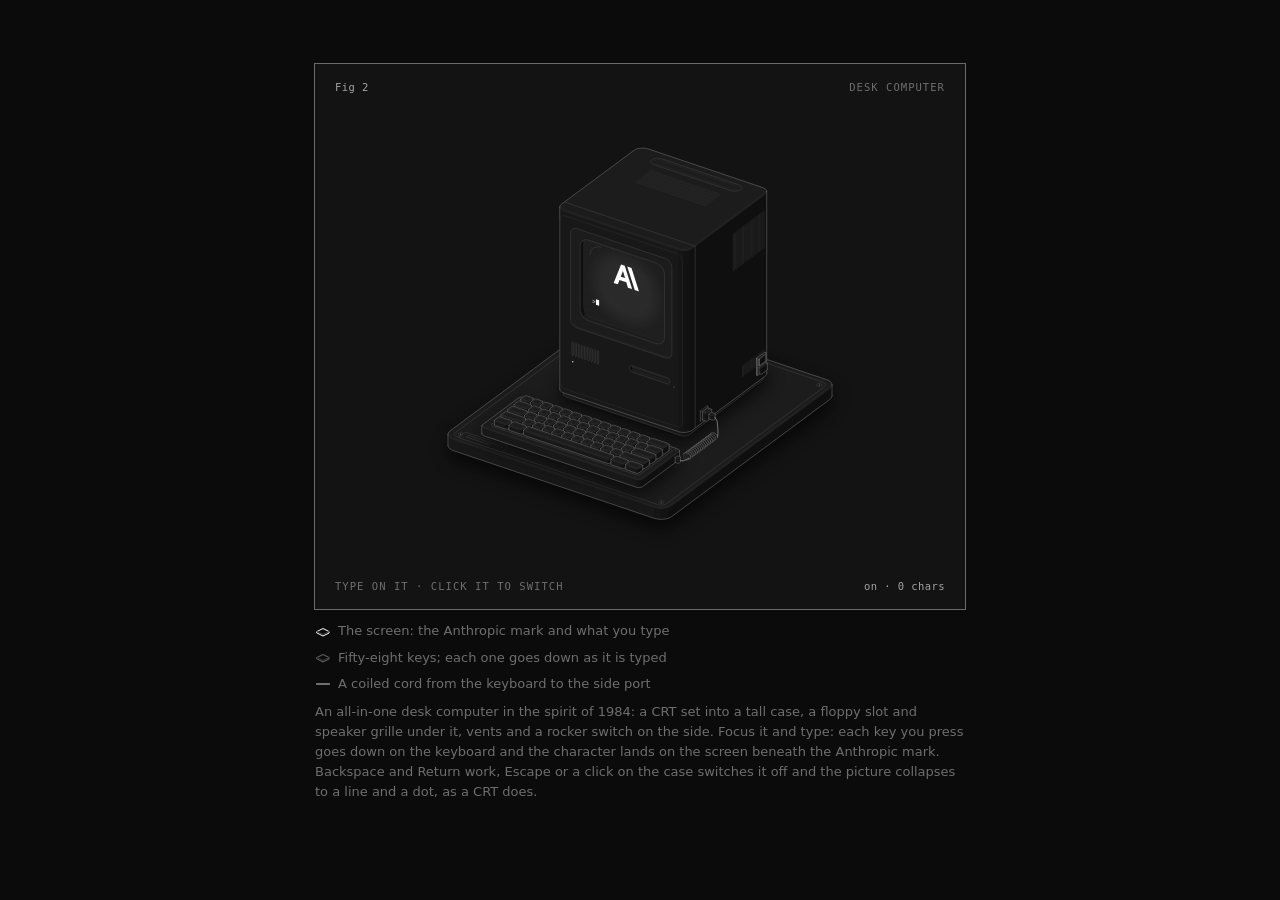
<file: .claude/skills/anatomy/examples/desk-computer/desk-computer.html>
<!doctype html><html lang="en"><head><meta charset="utf-8"><meta name="viewport" content="width=device-width, initial-scale=1"><title>Desk computer</title><style>
.iso{
  --anatomy-page:#0b0b0b;--anatomy-card:#131313;--anatomy-text:#a3a3a3;--anatomy-strong:#e6e6e6;--anatomy-muted:#6e6e6e;
  --anatomy-paper:#131313;--anatomy-face:#1b1b1b;--anatomy-top:#1c1c1c;
  --anatomy-shade-0:#0f0f0f;--anatomy-shade-1:#121212;--anatomy-shade-2:#151515;--anatomy-shade-3:#181818;
  --anatomy-lit-top:#262626;--anatomy-lit-shade:#1d1d1d;
  --anatomy-hi:#d4d4d4;--anatomy-mid:#6a6a6a;--anatomy-lo:#3e3e3e;--anatomy-faint:#2a2a2a;--anatomy-lit:#ffffff;
  --anatomy-halo:#050505;--anatomy-halo-opacity:.9;--anatomy-dot:#e6e6e6;
  --anatomy-red:#ff6b6b;--anatomy-green:#6be0a0;--anatomy-blue:#6b9bff;
  --anatomy-weight:.6px;--anatomy-ease:cubic-bezier(.32,.72,0,1);
  --anatomy-mono:ui-monospace,"SF Mono",Menlo,Consolas,monospace;
  --anatomy-lift:inset 0 1px 0 0 #ffffff0a,inset 0 0 0 1px #ffffff06,0 0 0 1px #00000026,0 1px 1px -.5px #00000014,0 3px 3px -1.5px #00000014,0 6px 6px -3px #00000014,0 12px 12px -6px #00000014;
}
.iso[data-theme="light"]{
  --anatomy-page:#f2f2ef;--anatomy-card:#fbfbfa;--anatomy-text:#57575a;--anatomy-strong:#18181a;--anatomy-muted:#8c8c90;
  --anatomy-paper:#fbfbfa;--anatomy-face:#ffffff;--anatomy-top:#ffffff;
  --anatomy-shade-0:#dcdcd9;--anatomy-shade-1:#e5e5e2;--anatomy-shade-2:#ededea;--anatomy-shade-3:#f4f4f1;
  --anatomy-lit-top:#ffffff;--anatomy-lit-shade:#eeeeeb;
  --anatomy-hi:#26262a;--anatomy-mid:#8a8a8f;--anatomy-lo:#b4b4b8;--anatomy-faint:#d4d4d6;--anatomy-lit:#000000;
  --anatomy-halo:#8a8a80;--anatomy-halo-opacity:.32;--anatomy-dot:#3a3a3e;
  --anatomy-red:#e5484d;--anatomy-green:#30a46c;--anatomy-blue:#3e63dd;
  --anatomy-lift:inset 0 1px 0 0 #ffffff,0 0 0 1px #0000000f,0 1px 1px -.5px #0000000a,0 3px 3px -1.5px #0000000a,0 6px 6px -3px #0000000a,0 12px 12px -6px #0000000a;
}
.iso-svg{display:block;width:100%;height:auto;overflow:visible}
.iso-svg path,.iso-svg circle{vector-effect:non-scaling-stroke}
.iso-fill{fill:var(--anatomy-paper);stroke:none}
.iso-solid[data-lit]>.iso-fill{fill:var(--anatomy-face)}
.iso-shade,.iso-top{stroke:none}
.iso-shade[data-shade="0"]{fill:var(--anatomy-shade-0)}
.iso-shade[data-shade="1"]{fill:var(--anatomy-shade-1)}
.iso-shade[data-shade="2"]{fill:var(--anatomy-shade-2)}
.iso-shade[data-shade="3"]{fill:var(--anatomy-shade-3)}
.iso-top{fill:var(--anatomy-top)}
.iso-solid[data-lit]>.iso-top{fill:var(--anatomy-lit-top)}
.iso-solid[data-lit]>.iso-shade{fill:var(--anatomy-lit-shade)}
.iso-solid[data-seamless]>.iso-shade,.iso-solid[data-seamless]>.iso-top{stroke-width:.4;stroke-linejoin:round}
.iso-solid[data-seamless]>.iso-shade[data-shade="0"]{stroke:var(--anatomy-shade-0)}
.iso-solid[data-seamless]>.iso-shade[data-shade="1"]{stroke:var(--anatomy-shade-1)}
.iso-solid[data-seamless]>.iso-shade[data-shade="2"]{stroke:var(--anatomy-shade-2)}
.iso-solid[data-seamless]>.iso-shade[data-shade="3"]{stroke:var(--anatomy-shade-3)}
.iso-solid[data-seamless]>.iso-top{stroke:var(--anatomy-top)}
.iso-solid[data-seamless][data-lit]>.iso-top{stroke:var(--anatomy-lit-top)}
.iso-solid[data-seamless][data-lit]>.iso-shade{stroke:var(--anatomy-lit-shade)}
.iso-solid[data-lit]>.iso-edge{stroke:var(--anatomy-lit)}
.iso-halo{fill:var(--anatomy-halo);stroke:none;filter:blur(9px);opacity:var(--anatomy-halo-opacity);transform:translateY(3px)}
.iso-line{fill:none;stroke:var(--anatomy-lo);stroke-width:var(--anatomy-weight);stroke-linecap:round;stroke-linejoin:round}
.iso-line[data-tone="hi"]{stroke:var(--anatomy-hi)}
.iso-line[data-tone="mid"]{stroke:var(--anatomy-mid)}
.iso-line[data-tone="lo"]{stroke:var(--anatomy-lo)}
.iso-line[data-tone="faint"]{stroke:var(--anatomy-faint)}
.iso-line[data-tone="lit"]{stroke:var(--anatomy-lit)}
.iso-line[data-tone="red"]{stroke:var(--anatomy-red)}
.iso-line[data-tone="green"]{stroke:var(--anatomy-green)}
.iso-line[data-tone="blue"]{stroke:var(--anatomy-blue)}
.iso-line[data-dotted]{stroke-dasharray:.01 3.5;stroke-width:1}
.iso-line[data-dashed]{stroke-dasharray:3 3}
.iso-line[data-flow]{stroke-dasharray:2 6}
.iso-wire-end{fill:var(--anatomy-paper);stroke:var(--anatomy-lo);stroke-width:var(--anatomy-weight)}
.iso-wire[data-tone="hi"] .iso-wire-end{stroke:var(--anatomy-hi)}
.iso-wire[data-tone="mid"] .iso-wire-end{stroke:var(--anatomy-mid)}
.iso-wire[data-tone="faint"] .iso-wire-end{stroke:var(--anatomy-faint)}
.iso-wire[data-tone="lit"] .iso-wire-end{stroke:var(--anatomy-lit)}
.iso-dots circle{fill:var(--anatomy-dot);stroke:none;opacity:.32}
.iso-dots[data-tone="hi"] circle{opacity:.85}
.iso-dots[data-tone="mid"] circle{opacity:.45}
.iso-dots[data-tone="lo"] circle{opacity:.22}
.iso-dots[data-tone="faint"] circle{opacity:.12}
.iso-face-text{fill:var(--anatomy-mid);font-family:var(--anatomy-mono);letter-spacing:.04em}
.iso-face-text[data-tone="hi"]{fill:var(--anatomy-hi)}
.iso-face-text[data-tone="lo"]{fill:var(--anatomy-lo)}
.iso-face-text[data-tone="faint"]{fill:var(--anatomy-faint)}
.tb-body{fill:var(--anatomy-shade-2);stroke:none}
.tb-shine{fill:var(--anatomy-top);stroke:none}
.tb-shade{fill:var(--anatomy-shade-0);stroke:none}
.tb-ring{fill:none;stroke:var(--anatomy-lo);stroke-width:.45;stroke-linecap:butt;stroke-linejoin:round}
.tb-ring[data-tone="mid"]{stroke:var(--anatomy-mid)}
.tb-ring[data-tone="faint"]{stroke:var(--anatomy-faint)}
.tb-ring[data-tone="hi"]{stroke:var(--anatomy-hi)}
@keyframes iso-flow{to{stroke-dashoffset:-32}}
@keyframes iso-pulse{0%,100%{opacity:.18}12%{opacity:1}40%{opacity:.18}}
.iso-line[data-flow]{animation:iso-flow 1600ms linear infinite}
.iso-dots circle[data-pulse]{animation:iso-pulse 1600ms steps(1,end) infinite;animation-delay:var(--pulse-at,0ms)}
.iso-figure{margin:32px 0 36px}
.iso-plate{position:relative;padding:52px 24px;border-radius:0;background:var(--anatomy-card);box-shadow:0 0 0 1px var(--anatomy-mid);--anatomy-paper:var(--anatomy-card)}
.iso-plate-corners{position:absolute;inset:18px 20px;pointer-events:none}
.iso-plate-corner{position:absolute;color:var(--anatomy-muted);font-family:var(--anatomy-mono);font-size:10.5px;line-height:1;letter-spacing:.04em;white-space:nowrap}
.iso-plate-corner[data-corner="fig"]{top:0;left:0;color:var(--anatomy-text)}
.iso-plate-corner[data-corner="title"]{top:0;right:0;text-transform:uppercase;letter-spacing:.1em}
.iso-plate-corner[data-corner="hint"]{bottom:0;left:0;text-transform:uppercase;letter-spacing:.1em}
.iso-plate-corner[data-corner="readout"]{right:0;bottom:0;color:var(--anatomy-text);font-variant-numeric:tabular-nums}
.iso-plate .iso-svg{margin:0 auto}
.iso-legend{display:grid;gap:8px;margin-top:12px;color:var(--anatomy-muted);font-size:13px;line-height:1.55}
.iso-keys{display:flex;flex-wrap:wrap;gap:6px 18px}
.iso-key{display:inline-flex;align-items:center;gap:7px}
.iso-swatch{width:16px;height:10px;flex:none;overflow:visible}
.iso-swatch path{fill:none;stroke:var(--anatomy-hi);stroke-width:1;vector-effect:non-scaling-stroke;stroke-linejoin:round;stroke-linecap:round}
.iso-swatch[data-mark="raised"] path,.iso-swatch[data-mark="flat"] path{stroke:var(--anatomy-mid)}
.iso-swatch[data-mark="lit"] path{stroke:var(--anatomy-lit)}
.iso-swatch[data-mark="dim"] path{stroke:var(--anatomy-lo)}
.iso-swatch[data-mark="dotted"] path{stroke-dasharray:.01 3;stroke-width:1.4}
.iso-swatch[data-mark="dashed"] path{stroke-dasharray:3 2.5}
.iso-swatch[data-mark="red"] path{stroke:var(--anatomy-red)}
.iso-swatch[data-mark="green"] path{stroke:var(--anatomy-green)}
.iso-swatch[data-mark="blue"] path{stroke:var(--anatomy-blue)}
.iso-swatch-crease{stroke:var(--anatomy-lo)!important}
@media (max-width:560px){.iso-plate{padding:48px 12px 70px}.iso-plate-corner[data-corner="hint"]{bottom:18px}}
@media (prefers-reduced-motion:reduce){.iso-line[data-flow],.iso-dots circle[data-pulse]{animation:none}}

*{box-sizing:border-box}
html{color-scheme:dark}
body[data-theme="light"]{color-scheme:light}
body{margin:0;background:var(--anatomy-page);color:var(--anatomy-text);font:14px/1.6 ui-sans-serif,system-ui,-apple-system,"Segoe UI",sans-serif;-webkit-font-smoothing:antialiased}
.iso-page{width:min(650px,100% - 32px);margin:64px auto 96px}
</style></head><body class="iso" data-theme="dark"><main class="iso-page"><style>
.pc-well{fill:var(--anatomy-shade-1)}
.pc-bezel{fill:var(--anatomy-top)}
.pc-dark{fill:var(--anatomy-shade-0)}
.pc-glass{fill:var(--anatomy-shade-0);transition:fill .5s var(--anatomy-ease)}
.pc-glass[data-on]{fill:var(--anatomy-lit-shade)}
.pc-glow{fill:var(--anatomy-lit);opacity:.07;filter:blur(6px)}
.pc-scan{fill:none;stroke:var(--anatomy-faint);stroke-width:.5px;vector-effect:non-scaling-stroke;opacity:.7}
.pc-logo{fill:var(--anatomy-lit);fill-rule:evenodd}
.pc-text{fill:var(--anatomy-lit);font-family:var(--anatomy-mono);letter-spacing:.02em}
.pc-cursor{fill:var(--anatomy-lit);animation:pc-blink 1.06s steps(1,end) infinite}
.pc-beam{fill:none;stroke:var(--anatomy-lit);stroke-width:1.4px;vector-effect:non-scaling-stroke;stroke-linecap:round}
.pc-dot{fill:var(--anatomy-lit)}
.pc-cord{stroke-width:1.1px}
.pc-key,.pc-computer{cursor:pointer}
.pc-key[data-down] .iso-edge{stroke:var(--anatomy-hi)}
[data-part="led"]{transition:opacity .4s var(--anatomy-ease)}
@keyframes pc-blink{50%{opacity:0}}
@media (prefers-reduced-motion:reduce){.pc-cursor{animation:none}}
.pc-sr{position:absolute;width:1px;height:1px;overflow:hidden;clip-path:inset(50%);white-space:nowrap}
.iso-stage{touch-action:pan-y}
.iso-stage:focus{outline:none}
.iso-stage:focus-visible{outline:1px solid var(--anatomy-muted);outline-offset:6px}
</style><figure class="iso-figure"><div class="iso-plate"><div class="iso-plate-corners" aria-hidden="true"><span class="iso-plate-corner" data-corner="fig">Fig 2</span><span class="iso-plate-corner" data-corner="title">Desk computer</span><span class="iso-plate-corner" data-corner="hint">Type on it · click it to switch</span><span class="iso-plate-corner" data-corner="readout" data-readout>on · 0 chars</span></div><div class="iso-stage" tabindex="0" role="group" aria-label="Desk computer. Type to write on its screen; Escape switches the power."><svg xmlns="http://www.w3.org/2000/svg" class="iso-svg" viewBox="0 0 600 440" role="img" aria-label="An all-in-one desk computer in the spirit of 1984 on a bench plate: a tall case with a CRT set into its front showing the Anthropic mark and a typing prompt, a floppy slot and speaker grille below, vents and a rocker switch on the side, and a keyboard joined to a side port by a coiled cord."><path class="iso-halo" d="M108.6 322.8L108.9 321.5L109.6 320.3L110.8 319.3L268.3 202.5L269.9 201.5L271.8 200.8L274 200.2L276.4 199.8L278.9 199.7L281.4 199.8L283.7 200.2L285.9 200.8L485.8 268.2L487.7 269L489.3 269.9L490.4 271L491.1 272.2L491.4 273.5L491.4 284.5L491.1 285.7L490.4 286.9L489.2 288L331.7 404.7L330.1 405.7L328.2 406.5L326 407.1L323.6 407.4L321.1 407.5L318.6 407.4L316.3 407L314.1 406.5L114.2 339.1L112.3 338.3L110.7 337.3L109.6 336.2L108.9 335L108.6 333.8Z"/><g class="iso-solid"><path class="iso-fill" d="M274.1 226.2L274.1 225.2L274.7 224.2L275.6 223.4L276.9 222.6L278.5 222L280.3 221.6L282.2 221.4L284.2 221.4L286.1 221.7L287.9 222.2L289.4 222.8L290.6 223.6L291.4 224.5L291.8 225.5L291.8 227.2L291.7 228.2L291.2 229.2L290.3 230.1L289 230.8L287.4 231.4L285.6 231.8L283.6 232L281.7 232L279.7 231.7L278 231.3L276.5 230.6L275.3 229.8L274.5 228.9L274.1 228Z"/><path class="iso-shade" data-shade="0" d="M290.3 230.1L289 230.8L289 229.1L290.3 228.3ZM289 230.8L287.4 231.4L287.4 229.7L289 229.1ZM291.8 227.2L291.7 228.2L291.7 226.5L291.8 225.5ZM291.7 228.2L291.2 229.2L291.2 227.4L291.7 226.5ZM291.2 229.2L290.3 230.1L290.3 228.3L291.2 227.4Z"/><path class="iso-shade" data-shade="1" d="M287.4 231.4L285.6 231.8L285.6 230.1L287.4 229.7ZM285.6 231.8L283.6 232L283.6 230.3L285.6 230.1Z"/><path class="iso-shade" data-shade="2" d="M283.6 232L281.7 232L281.7 230.2L283.6 230.3ZM281.7 232L279.7 231.7L279.7 230L281.7 230.2ZM279.7 231.7L278 231.3L278 229.5L279.7 230Z"/><path class="iso-shade" data-shade="3" d="M278 231.3L276.5 230.6L276.5 228.9L278 229.5ZM276.5 230.6L275.3 229.8L275.3 228.1L276.5 228.9ZM275.3 229.8L274.5 228.9L274.5 227.2L275.3 228.1ZM274.5 228.9L274.1 228L274.1 226.2L274.5 227.2Z"/><path class="iso-top" d="M290.3 228.3L289 229.1L287.4 229.7L285.6 230.1L283.6 230.3L281.7 230.2L279.7 230L278 229.5L276.5 228.9L275.3 228.1L274.5 227.2L274.1 226.2L274.1 225.2L274.7 224.2L275.6 223.4L276.9 222.6L278.5 222L280.3 221.6L282.2 221.4L284.2 221.4L286.1 221.7L287.9 222.2L289.4 222.8L290.6 223.6L291.4 224.5L291.8 225.5L291.7 226.5L291.2 227.4Z"/><path class="iso-line iso-crease" data-tone="faint" d="M291.8 225.5L291.7 226.5L291.2 227.4L290.3 228.3L289 229.1L287.4 229.7L285.6 230.1L283.6 230.3L281.7 230.2L279.7 230L278 229.5L276.5 228.9L275.3 228.1L274.5 227.2L274.1 226.2"/><path class="iso-line iso-edge" data-tone="lo" d="M274.1 226.2L274.1 225.2L274.7 224.2L275.6 223.4L276.9 222.6L278.5 222L280.3 221.6L282.2 221.4L284.2 221.4L286.1 221.7L287.9 222.2L289.4 222.8L290.6 223.6L291.4 224.5L291.8 225.5M291.8 227.2L291.7 228.2L291.2 229.2L290.3 230.1L289 230.8L287.4 231.4L285.6 231.8L283.6 232L281.7 232L279.7 231.7L278 231.3L276.5 230.6L275.3 229.8L274.5 228.9L274.1 228M274.1 226.2L274.1 228M291.8 225.5L291.8 227.2"/></g><g class="iso-solid"><path class="iso-fill" d="M276.1 222.4L276.2 221.6L276.5 220.9L277.3 220.2L278.2 219.6L279.5 219.1L280.9 218.8L282.4 218.7L283.9 218.7L285.4 218.9L286.8 219.3L287.9 219.8L288.9 220.4L289.5 221.1L289.8 221.8L289.8 225.6L289.7 226.3L289.3 227.1L288.6 227.8L287.6 228.3L286.4 228.8L285 229.1L283.5 229.3L281.9 229.2L280.5 229L279.1 228.7L277.9 228.2L277 227.6L276.4 226.9L276.1 226.1Z"/><path class="iso-shade" data-shade="0" d="M288.6 227.8L287.6 228.3L287.6 224.6L288.6 224ZM287.6 228.3L286.4 228.8L286.4 225.1L287.6 224.6ZM289.8 225.6L289.7 226.3L289.7 222.6L289.8 221.8ZM289.7 226.3L289.3 227.1L289.3 223.3L289.7 222.6ZM289.3 227.1L288.6 227.8L288.6 224L289.3 223.3Z"/><path class="iso-shade" data-shade="1" d="M286.4 228.8L285 229.1L285 225.4L286.4 225.1ZM285 229.1L283.5 229.3L283.5 225.5L285 225.4Z"/><path class="iso-shade" data-shade="2" d="M283.5 229.3L281.9 229.2L281.9 225.5L283.5 225.5ZM281.9 229.2L280.5 229L280.5 225.3L281.9 225.5ZM280.5 229L279.1 228.7L279.1 224.9L280.5 225.3Z"/><path class="iso-shade" data-shade="3" d="M279.1 228.7L277.9 228.2L277.9 224.5L279.1 224.9ZM277.9 228.2L277 227.6L277 223.8L277.9 224.5ZM277 227.6L276.4 226.9L276.4 223.1L277 223.8ZM276.4 226.9L276.1 226.1L276.1 222.4L276.4 223.1Z"/><path class="iso-top" d="M288.6 224L287.6 224.6L286.4 225.1L285 225.4L283.5 225.5L281.9 225.5L280.5 225.3L279.1 224.9L277.9 224.5L277 223.8L276.4 223.1L276.1 222.4L276.2 221.6L276.5 220.9L277.3 220.2L278.2 219.6L279.5 219.1L280.9 218.8L282.4 218.7L283.9 218.7L285.4 218.9L286.8 219.3L287.9 219.8L288.9 220.4L289.5 221.1L289.8 221.8L289.7 222.6L289.3 223.3Z"/><path class="iso-line iso-crease" data-tone="faint" d="M289.8 221.8L289.7 222.6L289.3 223.3L288.6 224L287.6 224.6L286.4 225.1L285 225.4L283.5 225.5L281.9 225.5L280.5 225.3L279.1 224.9L277.9 224.5L277 223.8L276.4 223.1L276.1 222.4"/><path class="iso-line iso-edge" data-tone="mid" d="M276.1 222.4L276.2 221.6L276.5 220.9L277.3 220.2L278.2 219.6L279.5 219.1L280.9 218.8L282.4 218.7L283.9 218.7L285.4 218.9L286.8 219.3L287.9 219.8L288.9 220.4L289.5 221.1L289.8 221.8M289.8 225.6L289.7 226.3L289.3 227.1L288.6 227.8L287.6 228.3L286.4 228.8L285 229.1L283.5 229.3L281.9 229.2L280.5 229L279.1 228.7L277.9 228.2L277 227.6L276.4 226.9L276.1 226.1M276.1 222.4L276.1 226.1M289.8 221.8L289.8 225.6"/></g><g class="iso-solid"><path class="iso-fill" d="M448.7 285.1L448.8 284.1L449.3 283.1L450.2 282.2L451.5 281.5L453.1 280.9L454.9 280.5L456.8 280.3L458.8 280.3L460.7 280.6L462.5 281.1L464 281.7L465.2 282.5L466 283.4L466.4 284.4L466.4 286.1L466.3 287.1L465.8 288.1L464.9 289L463.6 289.7L462 290.3L460.2 290.7L458.3 290.9L456.3 290.9L454.3 290.6L452.6 290.2L451.1 289.5L449.9 288.7L449.1 287.8L448.7 286.8Z"/><path class="iso-shade" data-shade="0" d="M464.9 289L463.6 289.7L463.6 288L464.9 287.2ZM463.6 289.7L462 290.3L462 288.6L463.6 288ZM466.4 286.1L466.3 287.1L466.3 285.4L466.4 284.4ZM466.3 287.1L465.8 288.1L465.8 286.3L466.3 285.4ZM465.8 288.1L464.9 289L464.9 287.2L465.8 286.3Z"/><path class="iso-shade" data-shade="1" d="M462 290.3L460.2 290.7L460.2 289L462 288.6ZM460.2 290.7L458.3 290.9L458.3 289.2L460.2 289Z"/><path class="iso-shade" data-shade="2" d="M458.3 290.9L456.3 290.9L456.3 289.1L458.3 289.2ZM456.3 290.9L454.3 290.6L454.3 288.9L456.3 289.1ZM454.3 290.6L452.6 290.2L452.6 288.4L454.3 288.9Z"/><path class="iso-shade" data-shade="3" d="M452.6 290.2L451.1 289.5L451.1 287.8L452.6 288.4ZM451.1 289.5L449.9 288.7L449.9 287L451.1 287.8ZM449.9 288.7L449.1 287.8L449.1 286.1L449.9 287ZM449.1 287.8L448.7 286.8L448.7 285.1L449.1 286.1Z"/><path class="iso-top" d="M464.9 287.2L463.6 288L462 288.6L460.2 289L458.3 289.2L456.3 289.1L454.3 288.9L452.6 288.4L451.1 287.8L449.9 287L449.1 286.1L448.7 285.1L448.8 284.1L449.3 283.1L450.2 282.2L451.5 281.5L453.1 280.9L454.9 280.5L456.8 280.3L458.8 280.3L460.7 280.6L462.5 281.1L464 281.7L465.2 282.5L466 283.4L466.4 284.4L466.3 285.4L465.8 286.3Z"/><path class="iso-line iso-crease" data-tone="faint" d="M466.4 284.4L466.3 285.4L465.8 286.3L464.9 287.2L463.6 288L462 288.6L460.2 289L458.3 289.2L456.3 289.1L454.3 288.9L452.6 288.4L451.1 287.8L449.9 287L449.1 286.1L448.7 285.1"/><path class="iso-line iso-edge" data-tone="lo" d="M448.7 285.1L448.8 284.1L449.3 283.1L450.2 282.2L451.5 281.5L453.1 280.9L454.9 280.5L456.8 280.3L458.8 280.3L460.7 280.6L462.5 281.1L464 281.7L465.2 282.5L466 283.4L466.4 284.4M466.4 286.1L466.3 287.1L465.8 288.1L464.9 289L463.6 289.7L462 290.3L460.2 290.7L458.3 290.9L456.3 290.9L454.3 290.6L452.6 290.2L451.1 289.5L449.9 288.7L449.1 287.8L448.7 286.8M448.7 285.1L448.7 286.8M466.4 284.4L466.4 286.1"/></g><g class="iso-solid"><path class="iso-fill" d="M450.7 281.3L450.8 280.5L451.2 279.8L451.9 279.1L452.9 278.5L454.1 278L455.5 277.7L457 277.6L458.5 277.6L460 277.8L461.4 278.2L462.5 278.7L463.5 279.3L464.1 280L464.4 280.7L464.4 284.5L464.3 285.2L463.9 286L463.2 286.6L462.2 287.2L461 287.7L459.6 288L458.1 288.1L456.6 288.1L455.1 287.9L453.7 287.6L452.5 287.1L451.6 286.5L451 285.8L450.7 285Z"/><path class="iso-shade" data-shade="0" d="M463.2 286.6L462.2 287.2L462.2 283.5L463.2 282.9ZM462.2 287.2L461 287.7L461 284L462.2 283.5ZM464.4 284.5L464.3 285.2L464.3 281.5L464.4 280.7ZM464.3 285.2L463.9 286L463.9 282.2L464.3 281.5ZM463.9 286L463.2 286.6L463.2 282.9L463.9 282.2Z"/><path class="iso-shade" data-shade="1" d="M461 287.7L459.6 288L459.6 284.3L461 284ZM459.6 288L458.1 288.1L458.1 284.4L459.6 284.3Z"/><path class="iso-shade" data-shade="2" d="M458.1 288.1L456.6 288.1L456.6 284.4L458.1 284.4ZM456.6 288.1L455.1 287.9L455.1 284.2L456.6 284.4ZM455.1 287.9L453.7 287.6L453.7 283.8L455.1 284.2Z"/><path class="iso-shade" data-shade="3" d="M453.7 287.6L452.5 287.1L452.5 283.3L453.7 283.8ZM452.5 287.1L451.6 286.5L451.6 282.7L452.5 283.3ZM451.6 286.5L451 285.8L451 282L451.6 282.7ZM451 285.8L450.7 285L450.7 281.3L451 282Z"/><path class="iso-top" d="M463.2 282.9L462.2 283.5L461 284L459.6 284.3L458.1 284.4L456.6 284.4L455.1 284.2L453.7 283.8L452.5 283.3L451.6 282.7L451 282L450.7 281.3L450.8 280.5L451.2 279.8L451.9 279.1L452.9 278.5L454.1 278L455.5 277.7L457 277.6L458.5 277.6L460 277.8L461.4 278.2L462.5 278.7L463.5 279.3L464.1 280L464.4 280.7L464.3 281.5L463.9 282.2Z"/><path class="iso-line iso-crease" data-tone="faint" d="M464.4 280.7L464.3 281.5L463.9 282.2L463.2 282.9L462.2 283.5L461 284L459.6 284.3L458.1 284.4L456.6 284.4L455.1 284.2L453.7 283.8L452.5 283.3L451.6 282.7L451 282L450.7 281.3"/><path class="iso-line iso-edge" data-tone="mid" d="M450.7 281.3L450.8 280.5L451.2 279.8L451.9 279.1L452.9 278.5L454.1 278L455.5 277.7L457 277.6L458.5 277.6L460 277.8L461.4 278.2L462.5 278.7L463.5 279.3L464.1 280L464.4 280.7M464.4 284.5L464.3 285.2L463.9 286L463.2 286.6L462.2 287.2L461 287.7L459.6 288L458.1 288.1L456.6 288.1L455.1 287.9L453.7 287.6L452.5 287.1L451.6 286.5L451 285.8L450.7 285M450.7 281.3L450.7 285M464.4 280.7L464.4 284.5"/></g><g class="iso-solid"><path class="iso-fill" d="M133.6 330.3L133.7 329.3L134.2 328.4L135.1 327.5L136.4 326.7L138 326.1L139.8 325.7L141.7 325.6L143.7 325.6L145.7 325.8L147.4 326.3L148.9 326.9L150.1 327.7L150.9 328.6L151.3 329.6L151.3 331.4L151.2 332.4L150.7 333.3L149.8 334.2L148.5 335L146.9 335.6L145.1 336L143.2 336.2L141.2 336.1L139.3 335.9L137.5 335.4L136 334.8L134.8 334L134 333.1L133.6 332.1Z"/><path class="iso-shade" data-shade="0" d="M149.8 334.2L148.5 335L148.5 333.2L149.8 332.5ZM148.5 335L146.9 335.6L146.9 333.8L148.5 333.2ZM151.3 331.4L151.2 332.4L151.2 330.6L151.3 329.6ZM151.2 332.4L150.7 333.3L150.7 331.6L151.2 330.6ZM150.7 333.3L149.8 334.2L149.8 332.5L150.7 331.6Z"/><path class="iso-shade" data-shade="1" d="M146.9 335.6L145.1 336L145.1 334.2L146.9 333.8ZM145.1 336L143.2 336.2L143.2 334.4L145.1 334.2Z"/><path class="iso-shade" data-shade="2" d="M143.2 336.2L141.2 336.1L141.2 334.4L143.2 334.4ZM141.2 336.1L139.3 335.9L139.3 334.1L141.2 334.4ZM139.3 335.9L137.5 335.4L137.5 333.7L139.3 334.1Z"/><path class="iso-shade" data-shade="3" d="M137.5 335.4L136 334.8L136 333L137.5 333.7ZM136 334.8L134.8 334L134.8 332.2L136 333ZM134.8 334L134 333.1L134 331.3L134.8 332.2ZM134 333.1L133.6 332.1L133.6 330.3L134 331.3Z"/><path class="iso-top" d="M149.8 332.5L148.5 333.2L146.9 333.8L145.1 334.2L143.2 334.4L141.2 334.4L139.3 334.1L137.5 333.7L136 333L134.8 332.2L134 331.3L133.6 330.3L133.7 329.3L134.2 328.4L135.1 327.5L136.4 326.7L138 326.1L139.8 325.7L141.7 325.6L143.7 325.6L145.7 325.8L147.4 326.3L148.9 326.9L150.1 327.7L150.9 328.6L151.3 329.6L151.2 330.6L150.7 331.6Z"/><path class="iso-line iso-crease" data-tone="faint" d="M151.3 329.6L151.2 330.6L150.7 331.6L149.8 332.5L148.5 333.2L146.9 333.8L145.1 334.2L143.2 334.4L141.2 334.4L139.3 334.1L137.5 333.7L136 333L134.8 332.2L134 331.3L133.6 330.3"/><path class="iso-line iso-edge" data-tone="lo" d="M133.6 330.3L133.7 329.3L134.2 328.4L135.1 327.5L136.4 326.7L138 326.1L139.8 325.7L141.7 325.6L143.7 325.6L145.7 325.8L147.4 326.3L148.9 326.9L150.1 327.7L150.9 328.6L151.3 329.6M151.3 331.4L151.2 332.4L150.7 333.3L149.8 334.2L148.5 335L146.9 335.6L145.1 336L143.2 336.2L141.2 336.1L139.3 335.9L137.5 335.4L136 334.8L134.8 334L134 333.1L133.6 332.1M133.6 330.3L133.6 332.1M151.3 329.6L151.3 331.4"/></g><g class="iso-solid"><path class="iso-fill" d="M135.6 326.5L135.7 325.7L136.1 325L136.8 324.3L137.8 323.7L139 323.3L140.4 323L141.9 322.8L143.4 322.9L144.9 323L146.3 323.4L147.5 323.9L148.4 324.5L149 325.2L149.3 326L149.3 329.7L149.2 330.5L148.8 331.2L148.1 331.9L147.1 332.5L145.9 332.9L144.5 333.2L143 333.4L141.5 333.4L140 333.2L138.6 332.8L137.5 332.3L136.5 331.7L135.9 331L135.6 330.3Z"/><path class="iso-shade" data-shade="0" d="M148.1 331.9L147.1 332.5L147.1 328.7L148.1 328.2ZM147.1 332.5L145.9 332.9L145.9 329.2L147.1 328.7ZM149.3 329.7L149.2 330.5L149.2 326.7L149.3 326ZM149.2 330.5L148.8 331.2L148.8 327.5L149.2 326.7ZM148.8 331.2L148.1 331.9L148.1 328.2L148.8 327.5Z"/><path class="iso-shade" data-shade="1" d="M145.9 332.9L144.5 333.2L144.5 329.5L145.9 329.2ZM144.5 333.2L143 333.4L143 329.7L144.5 329.5Z"/><path class="iso-shade" data-shade="2" d="M143 333.4L141.5 333.4L141.5 329.6L143 329.7ZM141.5 333.4L140 333.2L140 329.4L141.5 329.6ZM140 333.2L138.6 332.8L138.6 329.1L140 329.4Z"/><path class="iso-shade" data-shade="3" d="M138.6 332.8L137.5 332.3L137.5 328.6L138.6 329.1ZM137.5 332.3L136.5 331.7L136.5 328L137.5 328.6ZM136.5 331.7L135.9 331L135.9 327.3L136.5 328ZM135.9 331L135.6 330.3L135.6 326.5L135.9 327.3Z"/><path class="iso-top" d="M148.1 328.2L147.1 328.7L145.9 329.2L144.5 329.5L143 329.7L141.5 329.6L140 329.4L138.6 329.1L137.5 328.6L136.5 328L135.9 327.3L135.6 326.5L135.7 325.7L136.1 325L136.8 324.3L137.8 323.7L139 323.3L140.4 323L141.9 322.8L143.4 322.9L144.9 323L146.3 323.4L147.5 323.9L148.4 324.5L149 325.2L149.3 326L149.2 326.7L148.8 327.5Z"/><path class="iso-line iso-crease" data-tone="faint" d="M149.3 326L149.2 326.7L148.8 327.5L148.1 328.2L147.1 328.7L145.9 329.2L144.5 329.5L143 329.7L141.5 329.6L140 329.4L138.6 329.1L137.5 328.6L136.5 328L135.9 327.3L135.6 326.5"/><path class="iso-line iso-edge" data-tone="mid" d="M135.6 326.5L135.7 325.7L136.1 325L136.8 324.3L137.8 323.7L139 323.3L140.4 323L141.9 322.8L143.4 322.9L144.9 323L146.3 323.4L147.5 323.9L148.4 324.5L149 325.2L149.3 326M149.3 329.7L149.2 330.5L148.8 331.2L148.1 331.9L147.1 332.5L145.9 332.9L144.5 333.2L143 333.4L141.5 333.4L140 333.2L138.6 332.8L137.5 332.3L136.5 331.7L135.9 331L135.6 330.3M135.6 326.5L135.6 330.3M149.3 326L149.3 329.7"/></g><g class="iso-solid"><path class="iso-fill" d="M308.2 389.2L308.3 388.2L308.8 387.3L309.7 386.4L311 385.6L312.6 385L314.4 384.6L316.4 384.4L318.3 384.5L320.3 384.7L322 385.2L323.5 385.8L324.7 386.6L325.5 387.5L325.9 388.5L325.9 390.3L325.9 391.3L325.3 392.2L324.4 393.1L323.1 393.9L321.5 394.5L319.7 394.9L317.8 395.1L315.8 395L313.9 394.8L312.1 394.3L310.6 393.7L309.4 392.9L308.6 392L308.2 391Z"/><path class="iso-shade" data-shade="0" d="M324.4 393.1L323.1 393.9L323.1 392.1L324.4 391.4ZM323.1 393.9L321.5 394.5L321.5 392.7L323.1 392.1ZM325.9 390.3L325.9 391.3L325.9 389.5L325.9 388.5ZM325.9 391.3L325.3 392.2L325.3 390.5L325.9 389.5ZM325.3 392.2L324.4 393.1L324.4 391.4L325.3 390.5Z"/><path class="iso-shade" data-shade="1" d="M321.5 394.5L319.7 394.9L319.7 393.1L321.5 392.7ZM319.7 394.9L317.8 395.1L317.8 393.3L319.7 393.1Z"/><path class="iso-shade" data-shade="2" d="M317.8 395.1L315.8 395L315.8 393.3L317.8 393.3ZM315.8 395L313.9 394.8L313.9 393L315.8 393.3ZM313.9 394.8L312.1 394.3L312.1 392.5L313.9 393Z"/><path class="iso-shade" data-shade="3" d="M312.1 394.3L310.6 393.7L310.6 391.9L312.1 392.5ZM310.6 393.7L309.4 392.9L309.4 391.1L310.6 391.9ZM309.4 392.9L308.6 392L308.6 390.2L309.4 391.1ZM308.6 392L308.2 391L308.2 389.2L308.6 390.2Z"/><path class="iso-top" d="M324.4 391.4L323.1 392.1L321.5 392.7L319.7 393.1L317.8 393.3L315.8 393.3L313.9 393L312.1 392.5L310.6 391.9L309.4 391.1L308.6 390.2L308.2 389.2L308.3 388.2L308.8 387.3L309.7 386.4L311 385.6L312.6 385L314.4 384.6L316.4 384.4L318.3 384.5L320.3 384.7L322 385.2L323.5 385.8L324.7 386.6L325.5 387.5L325.9 388.5L325.9 389.5L325.3 390.5Z"/><path class="iso-line iso-crease" data-tone="faint" d="M325.9 388.5L325.9 389.5L325.3 390.5L324.4 391.4L323.1 392.1L321.5 392.7L319.7 393.1L317.8 393.3L315.8 393.3L313.9 393L312.1 392.5L310.6 391.9L309.4 391.1L308.6 390.2L308.2 389.2"/><path class="iso-line iso-edge" data-tone="lo" d="M308.2 389.2L308.3 388.2L308.8 387.3L309.7 386.4L311 385.6L312.6 385L314.4 384.6L316.4 384.4L318.3 384.5L320.3 384.7L322 385.2L323.5 385.8L324.7 386.6L325.5 387.5L325.9 388.5M325.9 390.3L325.9 391.3L325.3 392.2L324.4 393.1L323.1 393.9L321.5 394.5L319.7 394.9L317.8 395.1L315.8 395L313.9 394.8L312.1 394.3L310.6 393.7L309.4 392.9L308.6 392L308.2 391M308.2 389.2L308.2 391M325.9 388.5L325.9 390.3"/></g><g class="iso-solid"><path class="iso-fill" d="M310.2 385.4L310.3 384.6L310.7 383.9L311.4 383.2L312.4 382.6L313.6 382.2L315 381.9L316.5 381.7L318.1 381.7L319.5 381.9L320.9 382.3L322.1 382.8L323 383.4L323.6 384.1L323.9 384.9L323.9 388.6L323.8 389.4L323.5 390.1L322.7 390.8L321.8 391.4L320.5 391.8L319.1 392.1L317.6 392.3L316.1 392.3L314.6 392.1L313.2 391.7L312.1 391.2L311.1 390.6L310.5 389.9L310.2 389.1Z"/><path class="iso-shade" data-shade="0" d="M322.7 390.8L321.8 391.4L321.8 387.6L322.7 387ZM321.8 391.4L320.5 391.8L320.5 388.1L321.8 387.6ZM323.9 388.6L323.8 389.4L323.8 385.6L323.9 384.9ZM323.8 389.4L323.5 390.1L323.5 386.4L323.8 385.6ZM323.5 390.1L322.7 390.8L322.7 387L323.5 386.4Z"/><path class="iso-shade" data-shade="1" d="M320.5 391.8L319.1 392.1L319.1 388.4L320.5 388.1ZM319.1 392.1L317.6 392.3L317.6 388.5L319.1 388.4Z"/><path class="iso-shade" data-shade="2" d="M317.6 392.3L316.1 392.3L316.1 388.5L317.6 388.5ZM316.1 392.3L314.6 392.1L314.6 388.3L316.1 388.5ZM314.6 392.1L313.2 391.7L313.2 388L314.6 388.3Z"/><path class="iso-shade" data-shade="3" d="M313.2 391.7L312.1 391.2L312.1 387.5L313.2 388ZM312.1 391.2L311.1 390.6L311.1 386.9L312.1 387.5ZM311.1 390.6L310.5 389.9L310.5 386.2L311.1 386.9ZM310.5 389.9L310.2 389.1L310.2 385.4L310.5 386.2Z"/><path class="iso-top" d="M322.7 387L321.8 387.6L320.5 388.1L319.1 388.4L317.6 388.5L316.1 388.5L314.6 388.3L313.2 388L312.1 387.5L311.1 386.9L310.5 386.2L310.2 385.4L310.3 384.6L310.7 383.9L311.4 383.2L312.4 382.6L313.6 382.2L315 381.9L316.5 381.7L318.1 381.7L319.5 381.9L320.9 382.3L322.1 382.8L323 383.4L323.6 384.1L323.9 384.9L323.8 385.6L323.5 386.4Z"/><path class="iso-line iso-crease" data-tone="faint" d="M323.9 384.9L323.8 385.6L323.5 386.4L322.7 387L321.8 387.6L320.5 388.1L319.1 388.4L317.6 388.5L316.1 388.5L314.6 388.3L313.2 388L312.1 387.5L311.1 386.9L310.5 386.2L310.2 385.4"/><path class="iso-line iso-edge" data-tone="mid" d="M310.2 385.4L310.3 384.6L310.7 383.9L311.4 383.2L312.4 382.6L313.6 382.2L315 381.9L316.5 381.7L318.1 381.7L319.5 381.9L320.9 382.3L322.1 382.8L323 383.4L323.6 384.1L323.9 384.9M323.9 388.6L323.8 389.4L323.5 390.1L322.7 390.8L321.8 391.4L320.5 391.8L319.1 392.1L317.6 392.3L316.1 392.3L314.6 392.1L313.2 391.7L312.1 391.2L311.1 390.6L310.5 389.9L310.2 389.1M310.2 385.4L310.2 389.1M323.9 384.9L323.9 388.6"/></g><g class="iso-solid"><path class="iso-fill" d="M108.6 317.3L108.9 316L109.6 314.9L110.8 313.8L268.3 197L269.9 196L271.8 195.3L274 194.7L276.4 194.3L278.9 194.2L281.4 194.3L283.7 194.7L285.9 195.3L485.8 262.7L487.7 263.5L489.3 264.5L490.4 265.6L491.1 266.7L491.4 268L491.4 279L491.1 280.2L490.4 281.4L489.2 282.5L331.7 399.2L330.1 400.2L328.2 401L326 401.6L323.6 401.9L321.1 402L318.6 401.9L316.3 401.5L314.1 401L114.2 333.6L112.3 332.8L110.7 331.8L109.6 330.7L108.9 329.5L108.6 328.3Z"/><path class="iso-shade" data-shade="0" d="M491.4 279L491.1 280.2L491.1 269.2L491.4 268ZM491.1 280.2L490.4 281.4L490.4 270.4L491.1 269.2ZM490.4 281.4L489.2 282.5L489.2 271.5L490.4 270.4ZM489.2 282.5L331.7 399.2L331.7 388.3L489.2 271.5ZM331.7 399.2L330.1 400.2L330.1 389.2L331.7 388.3ZM330.1 400.2L328.2 401L328.2 390L330.1 389.2Z"/><path class="iso-shade" data-shade="1" d="M328.2 401L326 401.6L326 390.6L328.2 390ZM326 401.6L323.6 401.9L323.6 390.9L326 390.6ZM323.6 401.9L321.1 402L321.1 391.1L323.6 390.9Z"/><path class="iso-shade" data-shade="2" d="M321.1 402L318.6 401.9L318.6 390.9L321.1 391.1ZM318.6 401.9L316.3 401.5L316.3 390.6L318.6 390.9ZM316.3 401.5L314.1 401L314.1 390L316.3 390.6Z"/><path class="iso-shade" data-shade="3" d="M314.1 401L114.2 333.6L114.2 322.6L314.1 390ZM114.2 333.6L112.3 332.8L112.3 321.8L114.2 322.6ZM112.3 332.8L110.7 331.8L110.7 320.8L112.3 321.8ZM110.7 331.8L109.6 330.7L109.6 319.7L110.7 320.8ZM109.6 330.7L108.9 329.5L108.9 318.5L109.6 319.7ZM108.9 329.5L108.6 328.3L108.6 317.3L108.9 318.5Z"/><path class="iso-top" d="M485.8 262.7L487.7 263.5L489.3 264.5L490.4 265.6L491.1 266.7L491.4 268L491.1 269.2L490.4 270.4L489.2 271.5L331.7 388.3L330.1 389.2L328.2 390L326 390.6L323.6 390.9L321.1 391.1L318.6 390.9L316.3 390.6L314.1 390L114.2 322.6L112.3 321.8L110.7 320.8L109.6 319.7L108.9 318.5L108.6 317.3L108.9 316L109.6 314.9L110.8 313.8L268.3 197L269.9 196L271.8 195.3L274 194.7L276.4 194.3L278.9 194.2L281.4 194.3L283.7 194.7L285.9 195.3Z"/><path class="iso-line iso-crease" data-tone="faint" d="M491.4 268L491.1 269.2L490.4 270.4L489.2 271.5L331.7 388.3L330.1 389.2L328.2 390L326 390.6L323.6 390.9L321.1 391.1L318.6 390.9L316.3 390.6L314.1 390L114.2 322.6L112.3 321.8L110.7 320.8L109.6 319.7L108.9 318.5L108.6 317.3"/><path class="iso-line iso-bevel" data-tone="faint" d="M491.4 268L489.1 269L488.5 270L487.5 271L330.1 387.7L328.7 388.5L327.1 389.2L325.2 389.6L323.2 389.9L321.1 390L319 389.9L317.1 389.6L315.1 389.1L115.4 321.8L113.7 321.1L112.4 320.3L111.5 319.3L110.9 318.3L108.6 317.3"/><path class="iso-line iso-edge" data-tone="mid" d="M108.6 317.3L108.9 316L109.6 314.9L110.8 313.8L268.3 197L269.9 196L271.8 195.3L274 194.7L276.4 194.3L278.9 194.2L281.4 194.3L283.7 194.7L285.9 195.3L485.8 262.7L487.7 263.5L489.3 264.5L490.4 265.6L491.1 266.7L491.4 268M491.4 279L491.1 280.2L490.4 281.4L489.2 282.5L331.7 399.2L330.1 400.2L328.2 401L326 401.6L323.6 401.9L321.1 402L318.6 401.9L316.3 401.5L314.1 401L114.2 333.6L112.3 332.8L110.7 331.8L109.6 330.7L108.9 329.5L108.6 328.3M491.4 268L491.4 279M108.6 317.3L108.6 328.3"/></g><path class="iso-line" data-tone="lo" d="M482.2 265.3L483.2 265.7L484 266.2L484.6 266.8L484.9 267.3L485 268L484.9 268.6L484.5 269.2L483.9 269.7L326.4 386.5L325.6 387L324.7 387.4L323.6 387.6L322.4 387.8L321.1 387.9L319.9 387.8L318.7 387.6L317.6 387.3L117.8 319.9L116.8 319.5L116 319.1L115.4 318.5L115.1 317.9L115 317.3L115.1 316.7L115.5 316.1L116.1 315.5L273.6 198.8L274.4 198.3L275.3 197.9L276.4 197.6L277.6 197.4L278.9 197.4L280.1 197.4L281.3 197.6L282.4 197.9Z"/><path class="iso-line" data-tone="lo" d="M281.1 201.3L280.4 201.7L279.4 201.9L278.3 201.9L277.3 201.7L276.5 201.3L276.1 200.8L276.1 200.3L276.5 199.8L277.3 199.4L278.3 199.2L279.4 199.2L280.4 199.4L281.2 199.8L281.6 200.3L281.6 200.8ZM481 268.7L480.2 269.1L479.2 269.3L478.1 269.3L477.1 269.1L476.4 268.7L475.9 268.2L475.9 267.7L476.4 267.2L477.1 266.8L478.1 266.6L479.2 266.6L480.2 266.8L481 267.2L481.4 267.7L481.4 268.2ZM123.6 318.1L122.9 318.5L121.9 318.7L120.8 318.7L119.8 318.5L119 318.1L118.6 317.6L118.6 317L119 316.5L119.8 316.1L120.8 315.9L121.9 315.9L122.9 316.2L123.6 316.5L124.1 317L124.1 317.6ZM323.5 385.5L322.7 385.9L321.7 386.1L320.6 386.1L319.6 385.9L318.8 385.5L318.4 385L318.4 384.4L318.9 383.9L319.6 383.5L320.6 383.3L321.7 383.3L322.7 383.6L323.5 383.9L323.9 384.4L323.9 385Z"/><g class="iso-dots" data-tone="mid"><circle cx="278.8" cy="200.6" r="0.5"/><circle cx="478.7" cy="268" r="0.5"/><circle cx="121.3" cy="317.3" r="0.5"/><circle cx="321.2" cy="384.7" r="0.5"/></g><g class="iso-solid"><path class="iso-fill" d="M120.5 319.5L120.7 319.1L125.4 315.7L126 315.4L126.8 315.3L127.5 315.5L167.1 328.8L167.6 329.1L167.7 329.5L167.7 330.4L167.5 330.7L162.8 334.2L162.2 334.5L161.4 334.5L160.7 334.4L121.1 321.1L120.6 320.8L120.5 320.4Z"/><path class="iso-shade" data-shade="0" d="M167.7 330.4L167.5 330.7L167.5 329.9L167.7 329.5ZM167.5 330.7L162.8 334.2L162.8 333.3L167.5 329.9ZM162.8 334.2L162.2 334.5L162.2 333.6L162.8 333.3Z"/><path class="iso-shade" data-shade="1" d="M162.2 334.5L161.4 334.5L161.4 333.7L162.2 333.6Z"/><path class="iso-shade" data-shade="2" d="M161.4 334.5L160.7 334.4L160.7 333.5L161.4 333.7Z"/><path class="iso-shade" data-shade="3" d="M160.7 334.4L121.1 321.1L121.1 320.2L160.7 333.5ZM121.1 321.1L120.6 320.8L120.6 319.9L121.1 320.2ZM120.6 320.8L120.5 320.4L120.5 319.5L120.6 319.9Z"/><path class="iso-top" d="M167.1 328.8L167.6 329.1L167.7 329.5L167.5 329.9L162.8 333.3L162.2 333.6L161.4 333.7L160.7 333.5L121.1 320.2L120.6 319.9L120.5 319.5L120.7 319.1L125.4 315.7L126 315.4L126.8 315.3L127.5 315.5Z"/><path class="iso-line iso-edge" data-tone="lo" d="M120.5 319.5L120.7 319.1L125.4 315.7L126 315.4L126.8 315.3L127.5 315.5L167.1 328.8L167.6 329.1L167.7 329.5M167.7 330.4L167.5 330.7L162.8 334.2L162.2 334.5L161.4 334.5L160.7 334.4L121.1 321.1L120.6 320.8L120.5 320.4M167.7 329.5L167.7 330.4M120.5 319.5L120.5 320.4"/></g><path class="iso-line" data-tone="lo" data-free="" d="M128.3 318L159.9 328.7M126.2 319.6L149.4 327.4"/><g class="iso-dots" data-tone="mid"><circle cx="162" cy="330.5" r="0.45"/></g><g class="pc-computer" data-part="computer"><path class="iso-halo" d="M220 268.7L220.2 267.7L220.8 266.7L221.7 265.9L294.1 212.2L295.4 211.4L296.9 210.8L298.7 210.4L300.6 210.1L302.5 210L304.5 210.1L306.4 210.4L308.2 210.8L421.8 249.2L423.3 249.8L424.6 250.6L425.5 251.4L426.1 252.4L426.3 253.4L426.3 262.2L426.1 263.2L425.5 264.1L424.5 265L352.2 318.6L350.9 319.4L349.3 320L347.6 320.5L345.7 320.8L343.7 320.9L341.7 320.8L339.8 320.5L338.1 320L224.5 281.7L222.9 281.1L221.7 280.3L220.7 279.4L220.2 278.5L220 277.5Z"/><g class="iso-solid"><path class="iso-fill" d="M223.8 272L223.9 271.4L224.3 270.8L224.9 270.2L297.2 216.6L298 216.1L299 215.7L300.1 215.4L301.3 215.2L302.5 215.2L303.8 215.2L305 215.4L306.1 215.7L419.7 254L420.6 254.4L421.4 254.9L422 255.5L422.3 256.1L422.4 256.7L422.4 262.2L422.3 262.8L422 263.4L421.4 263.9L349 317.6L348.2 318.1L347.2 318.4L346.1 318.7L344.9 318.9L343.7 319L342.5 318.9L341.3 318.7L340.2 318.4L226.6 280.1L225.6 279.7L224.8 279.2L224.3 278.7L223.9 278.1L223.8 277.5Z"/><path class="iso-shade" data-shade="0" d="M422.4 262.2L422.3 262.8L422.3 257.3L422.4 256.7ZM422.3 262.8L422 263.4L422 257.9L422.3 257.3ZM422 263.4L421.4 263.9L421.4 258.4L422 257.9ZM421.4 263.9L349 317.6L349 312.1L421.4 258.4ZM349 317.6L348.2 318.1L348.2 312.6L349 312.1ZM348.2 318.1L347.2 318.4L347.2 313L348.2 312.6Z"/><path class="iso-shade" data-shade="1" d="M347.2 318.4L346.1 318.7L346.1 313.2L347.2 313ZM346.1 318.7L344.9 318.9L344.9 313.4L346.1 313.2ZM344.9 318.9L343.7 319L343.7 313.5L344.9 313.4Z"/><path class="iso-shade" data-shade="2" d="M343.7 319L342.5 318.9L342.5 313.4L343.7 313.5ZM342.5 318.9L341.3 318.7L341.3 313.2L342.5 313.4ZM341.3 318.7L340.2 318.4L340.2 312.9L341.3 313.2Z"/><path class="iso-shade" data-shade="3" d="M340.2 318.4L226.6 280.1L226.6 274.6L340.2 312.9ZM226.6 280.1L225.6 279.7L225.6 274.2L226.6 274.6ZM225.6 279.7L224.8 279.2L224.8 273.7L225.6 274.2ZM224.8 279.2L224.3 278.7L224.3 273.2L224.8 273.7ZM224.3 278.7L223.9 278.1L223.9 272.6L224.3 273.2ZM223.9 278.1L223.8 277.5L223.8 272L223.9 272.6Z"/><path class="iso-top" d="M419.7 254L420.6 254.4L421.4 254.9L422 255.5L422.3 256.1L422.4 256.7L422.3 257.3L422 257.9L421.4 258.4L349 312.1L348.2 312.6L347.2 313L346.1 313.2L344.9 313.4L343.7 313.5L342.5 313.4L341.3 313.2L340.2 312.9L226.6 274.6L225.6 274.2L224.8 273.7L224.3 273.2L223.9 272.6L223.8 272L223.9 271.4L224.3 270.8L224.9 270.2L297.2 216.6L298 216.1L299 215.7L300.1 215.4L301.3 215.2L302.5 215.2L303.8 215.2L305 215.4L306.1 215.7Z"/><path class="iso-line iso-crease" data-tone="faint" d="M422.4 256.7L422.3 257.3L422 257.9L421.4 258.4L349 312.1L348.2 312.6L347.2 313L346.1 313.2L344.9 313.4L343.7 313.5L342.5 313.4L341.3 313.2L340.2 312.9L226.6 274.6L225.6 274.2L224.8 273.7L224.3 273.2L223.9 272.6L223.8 272"/><path class="iso-line iso-edge" data-tone="lo" d="M223.8 272L223.9 271.4L224.3 270.8L224.9 270.2L297.2 216.6L298 216.1L299 215.7L300.1 215.4L301.3 215.2L302.5 215.2L303.8 215.2L305 215.4L306.1 215.7L419.7 254L420.6 254.4L421.4 254.9L422 255.5L422.3 256.1L422.4 256.7M422.4 262.2L422.3 262.8L422 263.4L421.4 263.9L349 317.6L348.2 318.1L347.2 318.4L346.1 318.7L344.9 318.9L343.7 319L342.5 318.9L341.3 318.7L340.2 318.4L226.6 280.1L225.6 279.7L224.8 279.2L224.3 278.7L223.9 278.1L223.8 277.5M422.4 256.7L422.4 262.2M223.8 272L223.8 277.5"/></g><g class="iso-solid"><path class="iso-fill" d="M220 90.7L220.2 89.7L220.8 88.7L221.7 87.9L294.1 34.2L295.4 33.4L296.9 32.8L298.7 32.3L300.6 32.1L302.5 32L304.5 32.1L306.4 32.4L308.2 32.8L421.8 71.2L423.3 71.8L424.6 72.6L425.5 73.4L426.1 74.4L426.3 75.4L426.3 256.7L426.1 257.7L425.5 258.6L424.5 259.5L352.2 313.1L350.9 313.9L349.3 314.5L347.6 315L345.7 315.3L343.7 315.4L341.7 315.3L339.8 315L338.1 314.5L224.5 276.2L222.9 275.6L221.7 274.8L220.7 273.9L220.2 273L220 272Z"/><path class="iso-shade" data-shade="0" d="M426.3 256.7L426.1 257.7L426.1 76.4L426.3 75.4ZM426.1 257.7L425.5 258.6L425.5 77.3L426.1 76.4ZM425.5 258.6L424.5 259.5L424.5 78.2L425.5 77.3ZM424.5 259.5L352.2 313.1L352.2 131.8L424.5 78.2ZM352.2 313.1L350.9 313.9L350.9 132.6L352.2 131.8ZM350.9 313.9L349.3 314.5L349.3 133.2L350.9 132.6Z"/><path class="iso-shade" data-shade="1" d="M349.3 314.5L347.6 315L347.6 133.7L349.3 133.2ZM347.6 315L345.7 315.3L345.7 134L347.6 133.7ZM345.7 315.3L343.7 315.4L343.7 134.1L345.7 134Z"/><path class="iso-shade" data-shade="2" d="M343.7 315.4L341.7 315.3L341.7 134L343.7 134.1ZM341.7 315.3L339.8 315L339.8 133.7L341.7 134ZM339.8 315L338.1 314.5L338.1 133.2L339.8 133.7Z"/><path class="iso-shade" data-shade="3" d="M338.1 314.5L224.5 276.2L224.5 94.9L338.1 133.2ZM224.5 276.2L222.9 275.6L222.9 94.3L224.5 94.9ZM222.9 275.6L221.7 274.8L221.7 93.5L222.9 94.3ZM221.7 274.8L220.7 273.9L220.7 92.6L221.7 93.5ZM220.7 273.9L220.2 273L220.2 91.7L220.7 92.6ZM220.2 273L220 272L220 90.7L220.2 91.7Z"/><path class="iso-top" d="M421.8 71.2L423.3 71.8L424.6 72.6L425.5 73.4L426.1 74.4L426.3 75.4L426.1 76.4L425.5 77.3L424.5 78.2L352.2 131.8L350.9 132.6L349.3 133.2L347.6 133.7L345.7 134L343.7 134.1L341.7 134L339.8 133.7L338.1 133.2L224.5 94.9L222.9 94.3L221.7 93.5L220.7 92.6L220.2 91.7L220 90.7L220.2 89.7L220.8 88.7L221.7 87.9L294.1 34.2L295.4 33.4L296.9 32.8L298.7 32.3L300.6 32.1L302.5 32L304.5 32.1L306.4 32.4L308.2 32.8Z"/><path class="iso-line iso-crease" data-tone="faint" d="M426.3 75.4L426.1 76.4L425.5 77.3L424.5 78.2L352.2 131.8L350.9 132.6L349.3 133.2L347.6 133.7L345.7 134L343.7 134.1L341.7 134L339.8 133.7L338.1 133.2L224.5 94.9L222.9 94.3L221.7 93.5L220.7 92.6L220.2 91.7L220 90.7"/><path class="iso-line iso-bevel" data-tone="faint" d="M426.3 75.4L424.1 76.2L423.6 76.9L422.8 77.7L350.5 131.2L349.5 131.9L348.2 132.4L346.8 132.8L345.3 133L343.7 133.1L342.1 133L340.6 132.7L339.1 132.3L225.7 94.1L224.4 93.5L223.4 92.9L222.6 92.2L222.2 91.5L220 90.7"/><path class="iso-line iso-edge" data-tone="mid" d="M220 90.7L220.2 89.7L220.8 88.7L221.7 87.9L294.1 34.2L295.4 33.4L296.9 32.8L298.7 32.3L300.6 32.1L302.5 32L304.5 32.1L306.4 32.4L308.2 32.8L421.8 71.2L423.3 71.8L424.6 72.6L425.5 73.4L426.1 74.4L426.3 75.4M426.3 256.7L426.1 257.7L425.5 258.6L424.5 259.5L352.2 313.1L350.9 313.9L349.3 314.5L347.6 315L345.7 315.3L343.7 315.4L341.7 315.3L339.8 315L338.1 314.5L224.5 276.2L222.9 275.6L221.7 274.8L220.7 273.9L220.2 273L220 272M426.3 75.4L426.3 256.7M220 90.7L220 272"/></g><path class="iso-line" data-tone="lo" d="M398.4 68.6L399.5 69.1L400.3 69.6L401 70.2L401.4 70.9L401.5 71.5L401.3 72.2L400.9 72.9L400.3 73.5L400.3 73.5L399.4 74L398.4 74.4L397.1 74.7L395.8 74.9L394.5 75L393.1 74.9L391.8 74.7L390.6 74.4L313.8 48.5L312.8 48.1L311.9 47.5L311.3 46.9L310.9 46.3L310.7 45.6L310.9 44.9L311.3 44.3L311.9 43.7L311.9 43.7L312.8 43.1L313.9 42.7L315.1 42.4L316.4 42.2L317.7 42.1L319.1 42.2L320.4 42.4L321.6 42.7Z"/><path class="iso-line" data-tone="faint" d="M396.8 69.8L397.5 70L398 70.4L398.4 70.7L398.6 71.1L398.7 71.5L398.6 71.9L398.4 72.3L398 72.7L398 72.7L397.5 73L396.8 73.3L396.1 73.5L395.3 73.6L394.5 73.6L393.7 73.6L392.9 73.4L392.2 73.3L315.4 47.4L314.7 47.1L314.2 46.8L313.8 46.4L313.6 46L313.5 45.6L313.6 45.2L313.9 44.8L314.2 44.4L314.2 44.4L314.8 44.1L315.4 43.9L316.1 43.7L316.9 43.6L317.7 43.5L318.6 43.6L319.3 43.7L320.1 43.9Z"/><path class="iso-line" data-tone="faint" d="M380.6 78.2L380.9 78.3L381 78.4L381 78.6L380.9 78.8L380.9 78.8L380.6 78.9L380.3 79L380 79L379.6 78.9L309.6 55.3L309.3 55.2L309.2 55L309.2 54.8L309.4 54.7L309.4 54.7L309.6 54.5L309.9 54.5L310.3 54.5L310.6 54.5ZM378.2 80L378.5 80.1L378.6 80.2L378.6 80.4L378.5 80.6L378.5 80.6L378.2 80.7L377.9 80.8L377.6 80.8L377.2 80.7L307.2 57.1L306.9 56.9L306.8 56.8L306.8 56.6L306.9 56.4L306.9 56.4L307.2 56.3L307.5 56.3L307.9 56.3L308.2 56.3ZM375.8 81.7L376.1 81.9L376.2 82L376.2 82.2L376.1 82.4L376.1 82.4L375.8 82.5L375.5 82.5L375.1 82.5L374.8 82.5L304.8 58.9L304.5 58.7L304.4 58.6L304.4 58.4L304.5 58.2L304.5 58.2L304.8 58.1L305.1 58L305.4 58L305.8 58.1ZM373.4 83.5L373.6 83.7L373.8 83.8L373.8 84L373.6 84.1L373.6 84.1L373.4 84.3L373.1 84.3L372.7 84.3L372.4 84.3L302.4 60.6L302.1 60.5L302 60.4L302 60.2L302.1 60L302.1 60L302.4 59.9L302.7 59.8L303 59.8L303.3 59.9ZM371 85.3L371.2 85.4L371.4 85.6L371.4 85.8L371.2 85.9L371.2 85.9L371 86.1L370.7 86.1L370.3 86.1L370 86.1L299.9 62.4L299.7 62.3L299.6 62.1L299.6 62L299.7 61.8L299.7 61.8L299.9 61.7L300.3 61.6L300.6 61.6L300.9 61.7ZM368.6 87.1L368.8 87.2L369 87.4L369 87.6L368.8 87.7L368.8 87.7L368.6 87.8L368.3 87.9L367.9 87.9L367.6 87.8L297.5 64.2L297.3 64.1L297.2 63.9L297.2 63.8L297.3 63.6L297.3 63.6L297.5 63.5L297.9 63.4L298.2 63.4L298.5 63.5ZM366.2 88.9L366.4 89L366.5 89.2L366.5 89.4L366.4 89.5L366.4 89.5L366.2 89.6L365.8 89.7L365.5 89.7L365.2 89.6L295.1 66L294.9 65.9L294.7 65.7L294.7 65.5L294.9 65.4L294.9 65.4L295.1 65.3L295.4 65.2L295.8 65.2L296.1 65.3Z"/><path class="iso-line" data-tone="lo" d="M224.6 85.7L355 129.7M355 129.7L355 311"/><path class="iso-line" data-tone="faint" d="M423.1 132L422.9 132.1L422.7 132L422.6 131.8L422.5 131.5L422.5 95.9L422.6 95.6L422.7 95.2L422.9 94.9L423.1 94.6L423.1 94.6L423.3 94.5L423.5 94.6L423.6 94.8L423.7 95.1L423.7 130.7L423.6 131.1L423.5 131.4L423.3 131.8L423.1 132ZM420.8 133.7L420.6 133.8L420.4 133.7L420.3 133.5L420.3 133.2L420.3 97.6L420.3 97.2L420.4 96.9L420.6 96.5L420.8 96.3L420.8 96.3L421 96.2L421.2 96.3L421.4 96.5L421.4 96.8L421.4 132.4L421.4 132.7L421.2 133.1L421 133.4L420.8 133.7ZM418.6 135.4L418.3 135.5L418.2 135.4L418 135.2L418 134.9L418 99.3L418 98.9L418.2 98.6L418.3 98.2L418.6 98L418.6 98L418.8 97.9L419 98L419.1 98.2L419.1 98.5L419.1 134.1L419.1 134.4L419 134.8L418.8 135.1L418.6 135.4ZM416.3 137L416.1 137.1L415.9 137.1L415.8 136.9L415.7 136.6L415.7 101L415.8 100.6L415.9 100.2L416.1 99.9L416.3 99.7L416.3 99.7L416.5 99.6L416.7 99.6L416.8 99.8L416.9 100.1L416.9 135.7L416.8 136.1L416.7 136.5L416.5 136.8L416.3 137ZM414 138.7L413.8 138.8L413.6 138.8L413.5 138.6L413.5 138.3L413.5 102.7L413.5 102.3L413.6 101.9L413.8 101.6L414 101.4L414 101.4L414.2 101.3L414.4 101.3L414.5 101.5L414.6 101.8L414.6 137.4L414.5 137.8L414.4 138.2L414.2 138.5L414 138.7ZM411.7 140.4L411.5 140.5L411.3 140.4L411.2 140.3L411.2 139.9L411.2 104.3L411.2 104L411.3 103.6L411.5 103.3L411.7 103L411.7 103L412 103L412.2 103L412.3 103.2L412.3 103.5L412.3 139.1L412.3 139.5L412.2 139.9L412 140.2L411.7 140.4ZM409.5 142.1L409.3 142.2L409.1 142.1L409 141.9L408.9 141.6L408.9 106L409 105.7L409.1 105.3L409.3 105L409.5 104.7L409.5 104.7L409.7 104.6L409.9 104.7L410 104.9L410 105.2L410 140.8L410 141.2L409.9 141.5L409.7 141.9L409.5 142.1ZM407.2 143.8L407 143.9L406.8 143.8L406.7 143.6L406.6 143.3L406.6 107.7L406.7 107.3L406.8 107L407 106.6L407.2 106.4L407.2 106.4L407.4 106.3L407.6 106.4L407.7 106.6L407.8 106.9L407.8 142.5L407.7 142.8L407.6 143.2L407.4 143.5L407.2 143.8ZM404.9 145.5L404.7 145.5L404.5 145.5L404.4 145.3L404.4 145L404.4 109.4L404.4 109L404.5 108.7L404.7 108.3L404.9 108.1L404.9 108.1L405.2 108L405.3 108.1L405.5 108.2L405.5 108.6L405.5 144.2L405.5 144.5L405.3 144.9L405.2 145.2L404.9 145.5ZM402.7 147.1L402.5 147.2L402.3 147.2L402.1 147L402.1 146.7L402.1 111.1L402.1 110.7L402.3 110.3L402.5 110L402.7 109.8L402.7 109.8L402.9 109.7L403.1 109.7L403.2 109.9L403.2 110.2L403.2 145.8L403.2 146.2L403.1 146.6L402.9 146.9L402.7 147.1ZM400.4 148.8L400.2 148.9L400 148.9L399.9 148.7L399.8 148.4L399.8 112.8L399.9 112.4L400 112L400.2 111.7L400.4 111.5L400.4 111.5L400.6 111.4L400.8 111.4L400.9 111.6L401 111.9L401 147.5L400.9 147.9L400.8 148.3L400.6 148.6L400.4 148.8ZM398.1 150.5L397.9 150.6L397.7 150.5L397.6 150.3L397.6 150L397.6 114.4L397.6 114.1L397.7 113.7L397.9 113.4L398.1 113.1L398.1 113.1L398.3 113.1L398.5 113.1L398.7 113.3L398.7 113.6L398.7 149.2L398.7 149.6L398.5 149.9L398.3 150.3L398.1 150.5ZM395.9 152.2L395.6 152.3L395.5 152.2L395.3 152L395.3 151.7L395.3 116.1L395.3 115.8L395.5 115.4L395.6 115.1L395.9 114.8L395.9 114.8L396.1 114.7L396.3 114.8L396.4 115L396.4 115.3L396.4 150.9L396.4 151.3L396.3 151.6L396.1 152L395.9 152.2ZM393.6 153.9L393.4 154L393.2 153.9L393.1 153.7L393 153.4L393 117.8L393.1 117.4L393.2 117.1L393.4 116.7L393.6 116.5L393.6 116.5L393.8 116.4L394 116.5L394.1 116.7L394.2 117L394.2 152.6L394.1 152.9L394 153.3L393.8 153.6L393.6 153.9Z"/><path class="iso-line" data-tone="faint" d="M423.1 244.1L422.9 244.2L422.7 244.1L422.6 243.9L422.5 243.6L422.5 234.4L422.6 234L422.7 233.6L422.9 233.3L423.1 233.1L423.1 233.1L423.3 233L423.5 233L423.6 233.2L423.7 233.5L423.7 242.8L423.6 243.1L423.5 243.5L423.3 243.8L423.1 244.1ZM420.8 245.8L420.6 245.8L420.4 245.8L420.3 245.6L420.3 245.3L420.3 236.1L420.3 235.7L420.4 235.3L420.6 235L420.8 234.8L420.8 234.8L421 234.7L421.2 234.7L421.4 234.9L421.4 235.2L421.4 244.5L421.4 244.8L421.2 245.2L421 245.5L420.8 245.8ZM418.6 247.4L418.3 247.5L418.2 247.5L418 247.3L418 247L418 237.7L418 237.4L418.2 237L418.3 236.7L418.6 236.4L418.6 236.4L418.8 236.4L419 236.4L419.1 236.6L419.1 236.9L419.1 246.1L419.1 246.5L419 246.9L418.8 247.2L418.6 247.4ZM416.3 249.1L416.1 249.2L415.9 249.2L415.8 249L415.7 248.7L415.7 239.4L415.8 239.1L415.9 238.7L416.1 238.4L416.3 238.1L416.3 238.1L416.5 238L416.7 238.1L416.8 238.3L416.9 238.6L416.9 247.8L416.8 248.2L416.7 248.6L416.5 248.9L416.3 249.1ZM414 250.8L413.8 250.9L413.6 250.8L413.5 250.6L413.5 250.3L413.5 241.1L413.5 240.7L413.6 240.4L413.8 240L414 239.8L414 239.8L414.2 239.7L414.4 239.8L414.5 240L414.6 240.3L414.6 249.5L414.5 249.9L414.4 250.2L414.2 250.6L414 250.8ZM411.7 252.5L411.5 252.6L411.3 252.5L411.2 252.3L411.2 252L411.2 242.8L411.2 242.4L411.3 242L411.5 241.7L411.7 241.5L411.7 241.5L412 241.4L412.2 241.5L412.3 241.6L412.3 242L412.3 251.2L412.3 251.6L412.2 251.9L412 252.3L411.7 252.5ZM409.5 254.2L409.3 254.3L409.1 254.2L409 254L408.9 253.7L408.9 244.5L409 244.1L409.1 243.7L409.3 243.4L409.5 243.2L409.5 243.2L409.7 243.1L409.9 243.1L410 243.3L410 243.6L410 252.9L410 253.2L409.9 253.6L409.7 253.9L409.5 254.2ZM407.2 255.8L407 255.9L406.8 255.9L406.7 255.7L406.6 255.4L406.6 246.2L406.7 245.8L406.8 245.4L407 245.1L407.2 244.9L407.2 244.9L407.4 244.8L407.6 244.8L407.7 245L407.8 245.3L407.8 254.5L407.7 254.9L407.6 255.3L407.4 255.6L407.2 255.8ZM404.9 257.5L404.7 257.6L404.5 257.6L404.4 257.4L404.4 257.1L404.4 247.8L404.4 247.5L404.5 247.1L404.7 246.8L404.9 246.5L404.9 246.5L405.2 246.4L405.3 246.5L405.5 246.7L405.5 247L405.5 256.2L405.5 256.6L405.3 257L405.2 257.3L404.9 257.5ZM402.7 259.2L402.5 259.3L402.3 259.3L402.1 259.1L402.1 258.8L402.1 249.5L402.1 249.2L402.3 248.8L402.5 248.5L402.7 248.2L402.7 248.2L402.9 248.1L403.1 248.2L403.2 248.4L403.2 248.7L403.2 257.9L403.2 258.3L403.1 258.7L402.9 259L402.7 259.2Z"/><g transform="matrix(1.052 0.355 0 1.099 281.26 300.85)"><path class="iso-line" data-tone="faint" d="M53 -9L54.3 -9.2L55.5 -9.7L56.5 -10.5L57.3 -11.5L57.8 -12.7L58 -14L58 -161L57.8 -162.3L57.3 -163.5L56.5 -164.5L55.5 -165.3L54.3 -165.8L53 -166L-53 -166L-54.3 -165.8L-55.5 -165.3L-56.5 -164.5L-57.3 -163.5L-57.8 -162.3L-58 -161L-58 -14L-57.8 -12.7L-57.3 -11.5L-56.5 -10.5L-55.5 -9.7L-54.3 -9.2L-53 -9Z"/></g><clipPath id="pc-clip-1"><path transform="matrix(1.052 0.355 0 1.099 281.26 300.85)" d="M42 -68L43.6 -68.2L45 -68.8L46.2 -69.8L47.2 -71L47.8 -72.4L48 -74L48 -152L47.8 -153.6L47.2 -155L46.2 -156.2L45 -157.2L43.6 -157.8L42 -158L-42 -158L-43.6 -157.8L-45 -157.2L-46.2 -156.2L-47.2 -155L-47.8 -153.6L-48 -152L-48 -74L-47.8 -72.4L-47.2 -71L-46.2 -69.8L-45 -68.8L-43.6 -68.2L-42 -68Z"/></clipPath><g clip-path="url(#pc-clip-1)"><path class="iso-top" d="M325.4 241L327.1 241.4L328.2 240.5L326.6 240.2ZM327.1 241.4L328.6 241.2L329.7 240.4L328.2 240.5ZM328.6 241.2L329.9 240.6L331 239.8L329.7 240.4ZM329.9 240.6L330.9 239.6L332 238.7L331 239.8ZM330.9 239.6L331.5 238.2L332.7 237.4L332 238.7ZM331.5 238.2L331.7 236.6L332.9 235.7L332.7 237.4ZM232.6 207.8L233.9 209.3L235.1 208.4L233.8 207ZM233.9 209.3L235.4 210.5L236.6 209.6L235.1 208.4ZM235.4 210.5L237.1 211.2L238.2 210.4L236.6 209.6ZM237.1 211.2L325.4 241L326.6 240.2L238.2 210.4Z"/><path class="iso-shade" data-shade="0" d="M233.9 112.2L232.6 112.8L233.8 111.9L235.1 111.3ZM232.6 112.8L231.6 113.8L232.8 113L233.8 111.9ZM231.6 113.8L231 115.2L232.1 114.3L232.8 113ZM231 115.2L230.8 116.8L231.9 116L232.1 114.3ZM230.8 116.8L230.8 202.5L231.9 201.7L231.9 116ZM230.8 202.5L231 204.3L232.1 203.4L231.9 201.7ZM231 204.3L231.6 206.1L232.8 205.3L232.1 203.4ZM231.6 206.1L232.6 207.8L233.8 207L232.8 205.3Z"/><path class="iso-shade" data-shade="1" d="M237.1 112.3L235.4 112L236.6 111.2L238.2 111.5ZM235.4 112L233.9 112.2L235.1 111.3L236.6 111.2Z"/><g transform="matrix(1.052 0.355 0 1.099 282.395 300.009)"><path class="pc-bezel" d="M42 -68L43.6 -68.2L45 -68.8L46.2 -69.8L47.2 -71L47.8 -72.4L48 -74L48 -152L47.8 -153.6L47.2 -155L46.2 -156.2L45 -157.2L43.6 -157.8L42 -158L-42 -158L-43.6 -157.8L-45 -157.2L-46.2 -156.2L-47.2 -155L-47.8 -153.6L-48 -152L-48 -74L-47.8 -72.4L-47.2 -71L-46.2 -69.8L-45 -68.8L-43.6 -68.2L-42 -68Z"/><path class="iso-line" data-tone="faint" d="M42 -68L43.6 -68.2L45 -68.8L46.2 -69.8L47.2 -71L47.8 -72.4L48 -74L48 -152L47.8 -153.6L47.2 -155L46.2 -156.2L45 -157.2L43.6 -157.8L42 -158L-42 -158L-43.6 -157.8L-45 -157.2L-46.2 -156.2L-47.2 -155L-47.8 -153.6L-48 -152L-48 -74L-47.8 -72.4L-47.2 -71L-46.2 -69.8L-45 -68.8L-43.6 -68.2L-42 -68Z"/></g><clipPath id="pc-clip-0"><path transform="matrix(1.052 0.355 0 1.099 282.395 300.009)" d="M32 -77L34.1 -77.3L36 -78.1L37.7 -79.3L38.9 -81L39.7 -82.9L40 -85L40 -142L39.7 -144.1L38.9 -146L37.7 -147.7L36 -148.9L34.1 -149.7L32 -150L-32 -150L-34.1 -149.7L-36 -148.9L-37.7 -147.7L-38.9 -146L-39.7 -144.1L-40 -142L-40 -85L-39.7 -82.9L-38.9 -81L-37.7 -79.3L-36 -78.1L-34.1 -77.3L-32 -77Z"/></clipPath><g clip-path="url(#pc-clip-0)"><path class="iso-top" d="M316.1 226.8L318.2 227.2L321.8 224.6L319.6 224.1ZM318.2 227.2L320.3 227L323.8 224.4L321.8 224.6ZM320.3 227L322 226.2L325.6 223.6L323.8 224.4ZM322 226.2L323.3 224.8L326.9 222.2L325.6 223.6ZM323.3 224.8L324.2 223L327.7 220.3L326.9 222.2ZM324.2 223L324.5 220.8L328 218.2L327.7 220.3ZM242.8 199.5L244.5 201.5L248.1 198.8L246.3 196.8ZM244.5 201.5L246.6 203L250.1 200.4L248.1 198.8ZM246.6 203L248.7 204L252.3 201.4L250.1 200.4ZM248.7 204L316.1 226.8L319.6 224.1L252.3 201.4Z"/><path class="iso-shade" data-shade="0" d="M244.5 123.6L242.8 124.4L246.3 121.8L248.1 121ZM242.8 124.4L241.4 125.8L245 123.1L246.3 121.8ZM241.4 125.8L240.6 127.6L244.2 125L245 123.1ZM240.6 127.6L240.3 129.8L243.9 127.2L244.2 125ZM240.3 129.8L240.3 192.4L243.9 189.8L243.9 127.2ZM240.3 192.4L240.6 194.8L244.2 192.2L243.9 189.8ZM240.6 194.8L241.4 197.2L245 194.6L244.2 192.2ZM241.4 197.2L242.8 199.5L246.3 196.8L245 194.6Z"/><path class="iso-shade" data-shade="1" d="M248.7 123.8L246.6 123.4L250.1 120.8L252.3 121.2ZM246.6 123.4L244.5 123.6L248.1 121L250.1 120.8Z"/><g transform="matrix(1.052 0.355 0 1.099 285.943 297.379)"><path class="pc-glass" d="M32 -77L34.1 -77.3L36 -78.1L37.7 -79.3L38.9 -81L39.7 -82.9L40 -85L40 -142L39.7 -144.1L38.9 -146L37.7 -147.7L36 -148.9L34.1 -149.7L32 -150L-32 -150L-34.1 -149.7L-36 -148.9L-37.7 -147.7L-38.9 -146L-39.7 -144.1L-40 -142L-40 -85L-39.7 -82.9L-38.9 -81L-37.7 -79.3L-36 -78.1L-34.1 -77.3L-32 -77Z"/><g data-part="crt" transform=""><path class="pc-glow" d="M4 -85L8.1 -85.3L12 -86.3L15.8 -87.8L19.3 -90L22.4 -92.6L25 -95.7L27.2 -99.2L28.7 -103L29.7 -106.9L30 -111L30 -116L29.7 -120.1L28.7 -124L27.2 -127.8L25 -131.3L22.4 -134.4L19.3 -137L15.8 -139.2L12 -140.7L8.1 -141.7L4 -142L-4 -142L-8.1 -141.7L-12 -140.7L-15.8 -139.2L-19.3 -137L-22.4 -134.4L-25 -131.3L-27.2 -127.8L-28.7 -124L-29.7 -120.1L-30 -116L-30 -111L-29.7 -106.9L-28.7 -103L-27.2 -99.2L-25 -95.7L-22.4 -92.6L-19.3 -90L-15.8 -87.8L-12 -86.3L-8.1 -85.3L-4 -85Z"/><path class="pc-scan" d="M-40 -78.2H40M-40 -79.8H40M-40 -81.4H40M-40 -83.0H40M-40 -84.6H40M-40 -86.2H40M-40 -87.8H40M-40 -89.4H40M-40 -91.0H40M-40 -92.6H40M-40 -94.2H40M-40 -95.8H40M-40 -97.4H40M-40 -99.0H40M-40 -100.6H40M-40 -102.2H40M-40 -103.8H40M-40 -105.4H40M-40 -107.0H40M-40 -108.6H40M-40 -110.2H40M-40 -111.8H40M-40 -113.4H40M-40 -115.0H40M-40 -116.6H40M-40 -118.2H40M-40 -119.8H40M-40 -121.4H40M-40 -123.0H40M-40 -124.6H40M-40 -126.2H40M-40 -127.8H40M-40 -129.4H40M-40 -131.0H40M-40 -132.6H40M-40 -134.2H40M-40 -135.8H40M-40 -137.4H40M-40 -139.0H40M-40 -140.6H40M-40 -142.2H40M-40 -143.8H40M-40 -145.4H40M-40 -147.0H40M-40 -148.6H40"/><path class="pc-logo" d="M-11.6 -115.5L-4.6 -134.5L-1.1 -134.5L5.9 -115.5L1.9 -115.5L0.4 -119.9L-6.1 -119.9L-7.6 -115.5ZM-4.9 -123.3L-0.8 -123.3L-2.8 -129.2ZM1.3 -134.5L5.3 -134.5L12.4 -115.5L8.4 -115.5Z"/><text class="pc-text" data-part="text" x="-32" y="-91" font-size="5.2">&gt; </text><rect class="pc-cursor" data-part="cursor" x="-25.4" y="-95.2" width="3" height="5"/></g><path class="pc-beam" data-part="beam" d="M-36 -113.5H36" style="opacity:0"/><circle class="pc-dot" data-part="dot" cx="0" cy="-113.5" r="1.4" style="opacity:0"/><path class="iso-line" data-tone="lo" d="M-34 -134Q-33 -143 -24 -144"/><path class="iso-line" data-tone="faint" d="M32 -77L34.1 -77.3L36 -78.1L37.7 -79.3L38.9 -81L39.7 -82.9L40 -85L40 -142L39.7 -144.1L38.9 -146L37.7 -147.7L36 -148.9L34.1 -149.7L32 -150L-32 -150L-34.1 -149.7L-36 -148.9L-37.7 -147.7L-38.9 -146L-39.7 -144.1L-40 -142L-40 -85L-39.7 -82.9L-38.9 -81L-37.7 -79.3L-36 -78.1L-34.1 -77.3L-32 -77Z"/></g></g><g transform="matrix(1.052 0.355 0 1.099 282.395 300.009)"><path class="iso-line" data-tone="lo" d="M32 -77L34.1 -77.3L36 -78.1L37.7 -79.3L38.9 -81L39.7 -82.9L40 -85L40 -142L39.7 -144.1L38.9 -146L37.7 -147.7L36 -148.9L34.1 -149.7L32 -150L-32 -150L-34.1 -149.7L-36 -148.9L-37.7 -147.7L-38.9 -146L-39.7 -144.1L-40 -142L-40 -85L-39.7 -82.9L-38.9 -81L-37.7 -79.3L-36 -78.1L-34.1 -77.3L-32 -77Z"/></g></g><g transform="matrix(1.052 0.355 0 1.099 281.26 300.85)"><path class="iso-line" data-tone="lo" d="M42 -68L43.6 -68.2L45 -68.8L46.2 -69.8L47.2 -71L47.8 -72.4L48 -74L48 -152L47.8 -153.6L47.2 -155L46.2 -156.2L45 -157.2L43.6 -157.8L42 -158L-42 -158L-43.6 -157.8L-45 -157.2L-46.2 -156.2L-47.2 -155L-47.8 -153.6L-48 -152L-48 -74L-47.8 -72.4L-47.2 -71L-46.2 -69.8L-45 -68.8L-43.6 -68.2L-42 -68Z"/></g><clipPath id="pc-clip-2"><path transform="matrix(1.052 0.355 0 1.099 281.26 300.85)" d="M43.6 -45L44.2 -45.1L44.8 -45.3L45.3 -45.7L45.7 -46.2L45.9 -46.8L46 -47.4L46 -48.1L45.9 -48.7L45.7 -49.3L45.3 -49.8L44.8 -50.2L44.2 -50.4L43.6 -50.5L10.4 -50.5L9.8 -50.4L9.2 -50.2L8.7 -49.8L8.3 -49.3L8.1 -48.7L8 -48.1L8 -47.4L8.1 -46.8L8.3 -46.2L8.7 -45.7L9.2 -45.3L9.8 -45.1L10.4 -45Z"/></clipPath><g clip-path="url(#pc-clip-2)"><path class="iso-top" d="M327.1 266.9L327.8 267L330.6 264.9L330 264.8ZM327.8 267L328.4 266.9L331.2 264.8L330.6 264.9ZM328.4 266.9L328.9 266.7L331.7 264.6L331.2 264.8ZM328.9 266.7L329.3 266.3L332.1 264.2L331.7 264.6ZM329.3 266.3L329.6 265.7L332.4 263.6L332.1 264.2ZM329.6 265.7L329.6 265.1L332.5 263L332.4 263.6ZM290.4 253.7L290.9 254.3L293.8 252.2L293.3 251.6ZM290.9 254.3L291.5 254.8L294.4 252.7L293.8 252.2ZM291.5 254.8L292.2 255.1L295 253L294.4 252.7ZM292.2 255.1L327.1 266.9L330 264.8L295 253Z"/><path class="iso-shade" data-shade="0" d="M290.9 249L290.4 249.2L293.3 247.1L293.8 246.9ZM290.4 249.2L290 249.6L292.9 247.5L293.3 247.1ZM290 249.6L289.8 250.2L292.6 248.1L292.9 247.5ZM289.8 250.2L289.7 250.8L292.5 248.7L292.6 248.1ZM289.7 250.8L289.7 251.6L292.5 249.5L292.5 248.7ZM289.7 251.6L289.8 252.3L292.6 250.2L292.5 249.5ZM289.8 252.3L290 253L292.9 250.9L292.6 250.2ZM290 253L290.4 253.7L293.3 251.6L292.9 250.9Z"/><path class="iso-shade" data-shade="1" d="M292.2 249.1L291.5 248.9L294.4 246.8L295 246.9ZM291.5 248.9L290.9 249L293.8 246.9L294.4 246.8Z"/><g transform="matrix(1.052 0.355 0 1.099 284.098 298.747)"><path class="pc-dark" d="M43.6 -45L44.2 -45.1L44.8 -45.3L45.3 -45.7L45.7 -46.2L45.9 -46.8L46 -47.4L46 -48.1L45.9 -48.7L45.7 -49.3L45.3 -49.8L44.8 -50.2L44.2 -50.4L43.6 -50.5L10.4 -50.5L9.8 -50.4L9.2 -50.2L8.7 -49.8L8.3 -49.3L8.1 -48.7L8 -48.1L8 -47.4L8.1 -46.8L8.3 -46.2L8.7 -45.7L9.2 -45.3L9.8 -45.1L10.4 -45Z"/><path class="iso-line" data-tone="lo" d="M8 -46.6H46"/><path class="iso-line" data-tone="faint" d="M43.6 -45L44.2 -45.1L44.8 -45.3L45.3 -45.7L45.7 -46.2L45.9 -46.8L46 -47.4L46 -48.1L45.9 -48.7L45.7 -49.3L45.3 -49.8L44.8 -50.2L44.2 -50.4L43.6 -50.5L10.4 -50.5L9.8 -50.4L9.2 -50.2L8.7 -49.8L8.3 -49.3L8.1 -48.7L8 -48.1L8 -47.4L8.1 -46.8L8.3 -46.2L8.7 -45.7L9.2 -45.3L9.8 -45.1L10.4 -45Z"/></g></g><g transform="matrix(1.052 0.355 0 1.099 281.26 300.85)"><path class="iso-line" data-tone="lo" d="M43.6 -45L44.2 -45.1L44.8 -45.3L45.3 -45.7L45.7 -46.2L45.9 -46.8L46 -47.4L46 -48.1L45.9 -48.7L45.7 -49.3L45.3 -49.8L44.8 -50.2L44.2 -50.4L43.6 -50.5L10.4 -50.5L9.8 -50.4L9.2 -50.2L8.7 -49.8L8.3 -49.3L8.1 -48.7L8 -48.1L8 -47.4L8.1 -46.8L8.3 -46.2L8.7 -45.7L9.2 -45.3L9.8 -45.1L10.4 -45Z"/></g><g class="iso-dots" data-tone="mid"><circle cx="333.9" cy="270.2" r="0.5"/></g><g transform="matrix(1.052 0.355 0 1.099 281.26 300.85)"><path class="iso-line" data-tone="lo" d="M-46 -42L-45.7 -42.1L-45.5 -42.2L-45.4 -42.4L-45.3 -42.7L-45.3 -53.3L-45.4 -53.6L-45.5 -53.8L-45.7 -53.9L-46 -54L-46 -54L-46.3 -53.9L-46.5 -53.8L-46.6 -53.6L-46.7 -53.3L-46.7 -42.7L-46.6 -42.4L-46.5 -42.2L-46.3 -42.1L-46 -42ZM-43 -42L-42.7 -42.1L-42.5 -42.2L-42.4 -42.4L-42.3 -42.7L-42.3 -53.3L-42.4 -53.6L-42.5 -53.8L-42.7 -53.9L-43 -54L-43 -54L-43.3 -53.9L-43.5 -53.8L-43.6 -53.6L-43.7 -53.3L-43.7 -42.7L-43.6 -42.4L-43.5 -42.2L-43.3 -42.1L-43 -42ZM-40 -42L-39.7 -42.1L-39.5 -42.2L-39.4 -42.4L-39.3 -42.7L-39.3 -53.3L-39.4 -53.6L-39.5 -53.8L-39.7 -53.9L-40 -54L-40 -54L-40.3 -53.9L-40.5 -53.8L-40.6 -53.6L-40.7 -53.3L-40.7 -42.7L-40.6 -42.4L-40.5 -42.2L-40.3 -42.1L-40 -42ZM-37 -42L-36.7 -42.1L-36.5 -42.2L-36.4 -42.4L-36.3 -42.7L-36.3 -53.3L-36.4 -53.6L-36.5 -53.8L-36.7 -53.9L-37 -54L-37 -54L-37.3 -53.9L-37.5 -53.8L-37.6 -53.6L-37.7 -53.3L-37.7 -42.7L-37.6 -42.4L-37.5 -42.2L-37.3 -42.1L-37 -42ZM-34 -42L-33.7 -42.1L-33.5 -42.2L-33.4 -42.4L-33.3 -42.7L-33.3 -53.3L-33.4 -53.6L-33.5 -53.8L-33.7 -53.9L-34 -54L-34 -54L-34.3 -53.9L-34.5 -53.8L-34.6 -53.6L-34.7 -53.3L-34.7 -42.7L-34.6 -42.4L-34.5 -42.2L-34.3 -42.1L-34 -42ZM-31 -42L-30.7 -42.1L-30.5 -42.2L-30.4 -42.4L-30.3 -42.7L-30.3 -53.3L-30.4 -53.6L-30.5 -53.8L-30.7 -53.9L-31 -54L-31 -54L-31.3 -53.9L-31.5 -53.8L-31.6 -53.6L-31.7 -53.3L-31.7 -42.7L-31.6 -42.4L-31.5 -42.2L-31.3 -42.1L-31 -42ZM-28 -42L-27.7 -42.1L-27.5 -42.2L-27.4 -42.4L-27.3 -42.7L-27.3 -53.3L-27.4 -53.6L-27.5 -53.8L-27.7 -53.9L-28 -54L-28 -54L-28.3 -53.9L-28.5 -53.8L-28.6 -53.6L-28.7 -53.3L-28.7 -42.7L-28.6 -42.4L-28.5 -42.2L-28.3 -42.1L-28 -42ZM-25 -42L-24.7 -42.1L-24.5 -42.2L-24.4 -42.4L-24.3 -42.7L-24.3 -53.3L-24.4 -53.6L-24.5 -53.8L-24.7 -53.9L-25 -54L-25 -54L-25.3 -53.9L-25.5 -53.8L-25.6 -53.6L-25.7 -53.3L-25.7 -42.7L-25.6 -42.4L-25.5 -42.2L-25.3 -42.1L-25 -42ZM-22 -42L-21.7 -42.1L-21.5 -42.2L-21.4 -42.4L-21.3 -42.7L-21.3 -53.3L-21.4 -53.6L-21.5 -53.8L-21.7 -53.9L-22 -54L-22 -54L-22.3 -53.9L-22.5 -53.8L-22.6 -53.6L-22.7 -53.3L-22.7 -42.7L-22.6 -42.4L-22.5 -42.2L-22.3 -42.1L-22 -42Z"/></g><g data-part="led"><g class="iso-dots" data-tone="hi"><circle cx="232.9" cy="245" r="0.8"/></g></g><g class="iso-solid"><path class="iso-fill" d="M416.3 241.5L416.4 241.3L424.1 235.6L424.4 235.5L424.8 235.5L425.2 235.5L425.4 235.7L425.5 235.9L425.5 252.4L425.4 252.5L417.7 258.2L417.4 258.4L417 258.4L416.6 258.3L416.4 258.2L416.3 258Z"/><path class="iso-shade" data-shade="0" d="M425.5 252.4L425.4 252.5L425.4 236.1L425.5 235.9ZM425.4 252.5L417.7 258.2L417.7 241.7L425.4 236.1ZM417.7 258.2L417.4 258.4L417.4 241.9L417.7 241.7Z"/><path class="iso-shade" data-shade="1" d="M417.4 258.4L417 258.4L417 241.9L417.4 241.9Z"/><path class="iso-shade" data-shade="2" d="M417 258.4L416.6 258.3L416.6 241.8L417 241.9Z"/><path class="iso-shade" data-shade="3" d="M416.6 258.3L416.4 258.2L416.4 241.7L416.6 241.8ZM416.4 258.2L416.3 258L416.3 241.5L416.4 241.7Z"/><path class="iso-top" d="M425.2 235.5L425.4 235.7L425.5 235.9L425.4 236.1L417.7 241.7L417.4 241.9L417 241.9L416.6 241.8L416.6 241.8L416.4 241.7L416.3 241.5L416.4 241.3L424.1 235.6L424.4 235.5L424.8 235.5L425.2 235.5Z"/><path class="iso-line iso-crease" data-tone="faint" d="M425.5 235.9L425.4 236.1L417.7 241.7L417.4 241.9L417 241.9L416.6 241.8M416.6 241.8L416.4 241.7L416.3 241.5"/><path class="iso-line iso-edge" data-tone="mid" d="M416.6 241.8L416.6 241.8M416.3 241.5L416.4 241.3L424.1 235.6L424.4 235.5L424.8 235.5L425.2 235.5L425.2 235.5L425.4 235.7L425.5 235.9M425.5 252.4L425.4 252.5L417.7 258.2L417.4 258.4L417 258.4L416.6 258.3M416.6 258.3L416.4 258.2L416.3 258M425.5 235.9L425.5 252.4M416.6 241.8L416.6 258.3M416.6 241.8L416.6 258.3M416.3 241.5L416.3 258"/></g><g data-rocker="on"><g class="iso-solid"><path class="iso-fill" d="M418.6 250.5L418.8 250.2L424.3 246.1L424.8 245.9L425.3 246L426.6 246.4L426.9 246.7L426.9 252.8L426.8 253.1L421.3 257.2L420.8 257.4L420.2 257.3L419 256.9L418.6 256.6Z"/><path class="iso-shade" data-shade="0" d="M426.9 252.8L426.8 253.1L426.8 246.9L426.9 246.7ZM426.8 253.1L421.3 257.2L421.3 251L426.8 246.9ZM421.3 257.2L420.8 257.4L420.8 251.2L421.3 251Z"/><path class="iso-shade" data-shade="2" d="M420.8 257.4L420.2 257.3L420.2 251.1L420.8 251.2Z"/><path class="iso-shade" data-shade="3" d="M420.2 257.3L419 256.9L419 250.7L420.2 251.1ZM419 256.9L418.6 256.6L418.6 250.5L419 250.7Z"/><path class="iso-top" d="M426.6 246.4L426.9 246.7L426.8 246.9L421.3 251L420.8 251.2L420.2 251.1L419 250.7L418.6 250.5L418.8 250.2L424.3 246.1L424.8 245.9L425.3 246Z"/><path class="iso-line iso-crease" data-tone="faint" d="M426.9 246.7L426.8 246.9L421.3 251L420.8 251.2L420.2 251.1L419 250.7L418.6 250.5"/><path class="iso-line iso-edge" data-tone="mid" d="M418.6 250.5L418.8 250.2L424.3 246.1L424.8 245.9L425.3 246L426.6 246.4L426.9 246.7M426.9 252.8L426.8 253.1L421.3 257.2L420.8 257.4L420.2 257.3L419 256.9L418.6 256.6M426.9 246.7L426.9 252.8M418.6 250.5L418.6 256.6"/></g><g class="iso-solid"><path class="iso-fill" d="M418.5 242.4L418.6 242.2L424.4 237.8L424.8 237.7L425.1 237.8L425.4 237.9L425.4 244.1L425.3 244.3L419.5 248.6L419.1 248.7L418.8 248.7L418.5 248.5Z"/><path class="iso-shade" data-shade="0" d="M425.4 244.1L425.3 244.3L425.3 238.1L425.4 237.9ZM425.3 244.3L419.5 248.6L419.5 242.4L425.3 238.1ZM419.5 248.6L419.1 248.7L419.1 242.6L419.5 242.4Z"/><path class="iso-shade" data-shade="2" d="M419.1 248.7L418.8 248.7L418.8 242.5L419.1 242.6Z"/><path class="iso-shade" data-shade="3" d="M418.8 248.7L418.5 248.5L418.5 242.4L418.8 242.5Z"/><path class="iso-top" d="M425.1 237.8L425.4 237.9L425.3 238.1L419.5 242.4L419.1 242.6L418.8 242.5L418.8 242.5L418.5 242.4L418.6 242.2L424.4 237.8L424.8 237.7L425.1 237.8Z"/><path class="iso-line iso-crease" data-tone="faint" d="M425.4 237.9L425.3 238.1L419.5 242.4L419.1 242.6L418.8 242.5M418.8 242.5L418.5 242.4"/><path class="iso-line iso-edge" data-tone="mid" d="M418.8 242.5L418.8 242.5M418.5 242.4L418.6 242.2L424.4 237.8L424.8 237.7L425.1 237.8L425.1 237.8L425.4 237.9M425.4 244.1L425.3 244.3L419.5 248.6L419.1 248.7L418.8 248.7M418.8 248.7L418.5 248.5M425.4 237.9L425.4 244.1M418.8 242.5L418.8 248.7M418.8 242.5L418.8 248.7M418.5 242.4L418.5 248.5"/></g></g><g data-rocker="off" style="display:none"><g class="iso-solid"><path class="iso-fill" d="M418.6 242.3L418.8 242.1L424.3 238L424.8 237.8L425.3 237.9L426.6 238.3L426.9 238.5L426.9 244.7L426.8 245L421.3 249.1L420.8 249.2L420.2 249.2L419 248.7L418.6 248.5Z"/><path class="iso-shade" data-shade="0" d="M426.9 244.7L426.8 245L426.8 238.8L426.9 238.5ZM426.8 245L421.3 249.1L421.3 242.9L426.8 238.8ZM421.3 249.1L420.8 249.2L420.8 243.1L421.3 242.9Z"/><path class="iso-shade" data-shade="2" d="M420.8 249.2L420.2 249.2L420.2 243L420.8 243.1Z"/><path class="iso-shade" data-shade="3" d="M420.2 249.2L419 248.7L419 242.6L420.2 243ZM419 248.7L418.6 248.5L418.6 242.3L419 242.6Z"/><path class="iso-top" d="M426.6 238.3L426.9 238.5L426.8 238.8L421.3 242.9L420.8 243.1L420.2 243L419 242.6L418.6 242.3L418.8 242.1L424.3 238L424.8 237.8L425.3 237.9Z"/><path class="iso-line iso-crease" data-tone="faint" d="M426.9 238.5L426.8 238.8L421.3 242.9L420.8 243.1L420.2 243L419 242.6L418.6 242.3"/><path class="iso-line iso-edge" data-tone="mid" d="M418.6 242.3L418.8 242.1L424.3 238L424.8 237.8L425.3 237.9L426.6 238.3L426.9 238.5M426.9 244.7L426.8 245L421.3 249.1L420.8 249.2L420.2 249.2L419 248.7L418.6 248.5M426.9 238.5L426.9 244.7M418.6 242.3L418.6 248.5"/></g><g class="iso-solid"><path class="iso-fill" d="M418.5 250.5L418.6 250.3L424.4 246L424.8 245.9L425.1 245.9L425.4 246.1L425.4 252.2L425.3 252.4L419.5 256.7L419.1 256.8L418.8 256.8L418.5 256.6Z"/><path class="iso-shade" data-shade="0" d="M425.4 252.2L425.3 252.4L425.3 246.3L425.4 246.1ZM425.3 252.4L419.5 256.7L419.5 250.6L425.3 246.3ZM419.5 256.7L419.1 256.8L419.1 250.7L419.5 250.6Z"/><path class="iso-shade" data-shade="2" d="M419.1 256.8L418.8 256.8L418.8 250.6L419.1 250.7Z"/><path class="iso-shade" data-shade="3" d="M418.8 256.8L418.5 256.6L418.5 250.5L418.8 250.6Z"/><path class="iso-top" d="M425.1 245.9L425.4 246.1L425.3 246.3L419.5 250.6L419.1 250.7L418.8 250.6L418.8 250.6L418.5 250.5L418.6 250.3L424.4 246L424.8 245.9L425.1 245.9Z"/><path class="iso-line iso-crease" data-tone="faint" d="M425.4 246.1L425.3 246.3L419.5 250.6L419.1 250.7L418.8 250.6M418.8 250.6L418.5 250.5"/><path class="iso-line iso-edge" data-tone="mid" d="M418.8 250.6L418.8 250.6M418.5 250.5L418.6 250.3L424.4 246L424.8 245.9L425.1 245.9L425.1 245.9L425.4 246.1M425.4 252.2L425.3 252.4L419.5 256.7L419.1 256.8L418.8 256.8M418.8 256.8L418.5 256.6M425.4 246.1L425.4 252.2M418.8 250.6L418.8 256.8M418.8 250.6L418.8 256.8M418.5 250.5L418.5 256.6"/></g></g><g class="iso-solid"><path class="iso-fill" d="M359.9 293.9L360 293.7L366.1 289.1L366.5 289L366.9 288.9L367.4 289L367.7 289.2L367.8 289.4L367.8 299.3L367.6 299.5L361.5 304L361.2 304.2L360.7 304.2L360.3 304.2L360 304L359.9 303.8Z"/><path class="iso-shade" data-shade="0" d="M367.8 299.3L367.6 299.5L367.6 289.6L367.8 289.4ZM367.6 299.5L361.5 304L361.5 294.2L367.6 289.6ZM361.5 304L361.2 304.2L361.2 294.3L361.5 294.2Z"/><path class="iso-shade" data-shade="1" d="M361.2 304.2L360.7 304.2L360.7 294.4L361.2 294.3Z"/><path class="iso-shade" data-shade="2" d="M360.7 304.2L360.3 304.2L360.3 294.3L360.7 294.4Z"/><path class="iso-shade" data-shade="3" d="M360.3 304.2L360 304L360 294.1L360.3 294.3ZM360 304L359.9 303.8L359.9 293.9L360 294.1ZM367.4 289L367.4 289L367.4 298.9L367.4 298.9Z"/><path class="iso-top" d="M367.4 289L367.7 289.2L367.8 289.4L367.6 289.6L361.5 294.2L361.2 294.3L360.7 294.4L360.3 294.3L360.3 294.3L360 294.1L359.9 293.9L360 293.7L366.1 289.1L366.5 289L366.9 288.9L367.4 289Z"/><path class="iso-line iso-crease" data-tone="faint" d="M367.8 289.4L367.6 289.6L361.5 294.2L361.2 294.3L360.7 294.4L360.3 294.3M360.3 294.3L360 294.1L359.9 293.9M367.4 289L367.4 289"/><path class="iso-line iso-edge" data-tone="lo" d="M367.4 289L367.7 289.2L367.8 289.4M360.3 294.3L360.3 294.3M359.9 293.9L360 293.7L366.1 289.1L366.5 289L366.9 288.9L367.4 289M367.8 299.3L367.6 299.5L361.5 304L361.2 304.2L360.7 304.2L360.3 304.2M360.3 304.2L360 304L359.9 303.8M367.4 298.9L367.4 298.9M367.4 289L367.4 298.9M367.8 289.4L367.8 299.3M360.3 294.3L360.3 304.2M360.3 294.3L360.3 304.2M359.9 293.9L359.9 303.8M367.4 289L367.4 298.9"/></g><g class="iso-solid"><path class="iso-fill" d="M362.2 294.9L362.4 294.6L366.7 291.4L367.2 291.2L367.8 291.1L368.4 291.2L371 292.1L371.4 292.3L371.5 292.7L371.5 300.4L371.3 300.7L367.1 303.8L366.6 304L365.9 304.1L365.3 304L362.8 303.1L362.3 302.9L362.2 302.6Z"/><path class="iso-shade" data-shade="0" d="M371.5 300.4L371.3 300.7L371.3 293L371.5 292.7ZM371.3 300.7L367.1 303.8L367.1 296.1L371.3 293ZM367.1 303.8L366.6 304L366.6 296.4L367.1 296.1Z"/><path class="iso-shade" data-shade="1" d="M366.6 304L365.9 304.1L365.9 296.4L366.6 296.4Z"/><path class="iso-shade" data-shade="2" d="M365.9 304.1L365.3 304L365.3 296.3L365.9 296.4Z"/><path class="iso-shade" data-shade="3" d="M365.3 304L362.8 303.1L362.8 295.5L365.3 296.3ZM362.8 303.1L362.3 302.9L362.3 295.2L362.8 295.5ZM362.3 302.9L362.2 302.6L362.2 294.9L362.3 295.2Z"/><path class="iso-top" d="M371 292.1L371.4 292.3L371.5 292.7L371.3 293L367.1 296.1L366.6 296.4L365.9 296.4L365.3 296.3L362.8 295.5L362.3 295.2L362.2 294.9L362.4 294.6L366.7 291.4L367.2 291.2L367.8 291.1L368.4 291.2Z"/><path class="iso-line iso-crease" data-tone="faint" d="M371.5 292.7L371.3 293L367.1 296.1L366.6 296.4L365.9 296.4L365.3 296.3L362.8 295.5L362.3 295.2L362.2 294.9"/><path class="iso-line iso-bevel" data-tone="faint" d="M371.5 292.7L370.9 292.9L366.7 296L366.3 296.1L366 296.2L365.5 296.1L363.1 295.3L362.8 295.1L362.2 294.9"/><path class="iso-line iso-edge" data-tone="mid" d="M362.2 294.9L362.4 294.6L366.7 291.4L367.2 291.2L367.8 291.1L368.4 291.2L371 292.1L371.4 292.3L371.5 292.7M371.5 300.4L371.3 300.7L367.1 303.8L366.6 304L365.9 304.1L365.3 304L362.8 303.1L362.3 302.9L362.2 302.6M371.5 292.7L371.5 300.4M362.2 294.9L362.2 302.6"/></g><g class="iso-solid"><path class="iso-fill" d="M368.6 297.2L368.6 296.8L368.9 296.4L369.5 296L370 295.7L370.8 295.6L371.6 295.6L372.3 295.7L374.2 296.4L374.7 296.6L375 297L375 301.4L375 301.8L374.7 302.2L374.2 302.6L373.6 302.9L372.9 303L372.1 303L371.3 302.9L369.4 302.2L368.9 301.9L368.6 301.6Z"/><path class="iso-shade" data-shade="0" d="M375 301.4L375 301.8L375 297.4L375 297ZM375 301.8L374.7 302.2L374.7 297.8L375 297.4ZM374.7 302.2L374.2 302.6L374.2 298.2L374.7 297.8ZM374.2 302.6L373.6 302.9L373.6 298.5L374.2 298.2Z"/><path class="iso-shade" data-shade="1" d="M373.6 302.9L372.9 303L372.9 298.6L373.6 298.5Z"/><path class="iso-shade" data-shade="2" d="M372.9 303L372.1 303L372.1 298.6L372.9 298.6ZM372.1 303L371.3 302.9L371.3 298.5L372.1 298.6Z"/><path class="iso-shade" data-shade="3" d="M371.3 302.9L369.4 302.2L369.4 297.8L371.3 298.5ZM369.4 302.2L368.9 301.9L368.9 297.5L369.4 297.8ZM368.9 301.9L368.6 301.6L368.6 297.2L368.9 297.5Z"/><path class="iso-top" d="M374.2 296.4L374.7 296.6L375 297L375 297.4L374.7 297.8L374.2 298.2L373.6 298.5L372.9 298.6L372.1 298.6L371.3 298.5L369.4 297.8L368.9 297.5L368.6 297.2L368.6 296.8L368.9 296.4L369.5 296L370 295.7L370.8 295.6L371.6 295.6L372.3 295.7Z"/><path class="iso-line iso-crease" data-tone="faint" d="M375 297L375 297.4L374.7 297.8L374.2 298.2L373.6 298.5L372.9 298.6L372.1 298.6L371.3 298.5L369.4 297.8L368.9 297.5L368.6 297.2"/><path class="iso-line iso-edge" data-tone="mid" d="M368.6 297.2L368.6 296.8L368.9 296.4L369.5 296L370 295.7L370.8 295.6L371.6 295.6L372.3 295.7L374.2 296.4L374.7 296.6L375 297M375 301.4L375 301.8L374.7 302.2L374.2 302.6L373.6 302.9L372.9 303L372.1 303L371.3 302.9L369.4 302.2L368.9 301.9L368.6 301.6M375 297L375 301.4M368.6 297.2L368.6 301.6"/></g><g class="iso-dots" data-tone="mid"><circle cx="368.6" cy="292.5" r="0.4"/><circle cx="365.2" cy="295" r="0.4"/></g></g><path class="iso-halo" d="M142.3 314L142.4 313.5L142.7 313.1L143.1 312.6L178.6 286.3L179.2 285.9L180 285.6L180.9 285.4L181.9 285.3L182.8 285.2L183.8 285.3L184.8 285.4L185.7 285.6L337.1 336.7L337.9 337L338.5 337.4L339 337.9L339.3 338.3L339.4 338.8L339.4 343.2L339.3 343.7L339 344.2L338.5 344.6L303 370.9L302.4 371.3L301.6 371.6L300.7 371.9L299.8 372L298.8 372.1L297.8 372L296.9 371.9L296 371.6L144.5 320.5L143.7 320.2L143.1 319.8L142.6 319.4L142.4 318.9L142.3 318.4Z"/><g class="iso-solid"><path class="iso-fill" d="M180.7 294.2L180.7 293.5L181.2 292.9L182.2 292.4L183.5 292.2L184.9 292.2L186.2 292.4L187.2 292.9L187.7 293.6L187.7 295.3L187.7 296L187.1 296.7L186.2 297.1L184.9 297.4L183.5 297.4L182.2 297.1L181.2 296.6L180.7 296Z"/><path class="iso-shade" data-shade="0" d="M187.1 296.7L186.2 297.1L186.2 295.4L187.1 294.9ZM187.7 295.3L187.7 296L187.7 294.3L187.7 293.6ZM187.7 296L187.1 296.7L187.1 294.9L187.7 294.3Z"/><path class="iso-shade" data-shade="1" d="M186.2 297.1L184.9 297.4L184.9 295.6L186.2 295.4Z"/><path class="iso-shade" data-shade="2" d="M184.9 297.4L183.5 297.4L183.5 295.6L184.9 295.6ZM183.5 297.4L182.2 297.1L182.2 295.4L183.5 295.6Z"/><path class="iso-shade" data-shade="3" d="M182.2 297.1L181.2 296.6L181.2 294.9L182.2 295.4ZM181.2 296.6L180.7 296L180.7 294.2L181.2 294.9Z"/><path class="iso-top" d="M187.1 294.9L186.2 295.4L184.9 295.6L183.5 295.6L182.2 295.4L181.2 294.9L180.7 294.2L180.7 293.5L181.2 292.9L182.2 292.4L183.5 292.2L184.9 292.2L186.2 292.4L187.2 292.9L187.7 293.6L187.7 294.3Z"/><path class="iso-line iso-crease" data-tone="faint" d="M187.7 293.6L187.7 294.3L187.1 294.9L186.2 295.4L184.9 295.6L183.5 295.6L182.2 295.4L181.2 294.9L180.7 294.2"/><path class="iso-line iso-edge" data-tone="lo" d="M180.7 294.2L180.7 293.5L181.2 292.9L182.2 292.4L183.5 292.2L184.9 292.2L186.2 292.4L187.2 292.9L187.7 293.6M187.7 295.3L187.7 296L187.1 296.7L186.2 297.1L184.9 297.4L183.5 297.4L182.2 297.1L181.2 296.6L180.7 296M180.7 294.2L180.7 296M187.7 293.6L187.7 295.3"/></g><g class="iso-solid"><path class="iso-fill" d="M150.9 316.3L150.9 315.6L151.4 315L152.4 314.5L153.7 314.2L155.1 314.3L156.4 314.5L157.4 315L157.9 315.7L157.9 317.4L157.9 318.1L157.3 318.7L156.4 319.2L155.1 319.5L153.7 319.5L152.4 319.2L151.4 318.7L150.9 318.1Z"/><path class="iso-shade" data-shade="0" d="M157.3 318.7L156.4 319.2L156.4 317.5L157.3 317ZM157.9 317.4L157.9 318.1L157.9 316.3L157.9 315.7ZM157.9 318.1L157.3 318.7L157.3 317L157.9 316.3Z"/><path class="iso-shade" data-shade="1" d="M156.4 319.2L155.1 319.5L155.1 317.7L156.4 317.5Z"/><path class="iso-shade" data-shade="2" d="M155.1 319.5L153.7 319.5L153.7 317.7L155.1 317.7ZM153.7 319.5L152.4 319.2L152.4 317.5L153.7 317.7Z"/><path class="iso-shade" data-shade="3" d="M152.4 319.2L151.4 318.7L151.4 317L152.4 317.5ZM151.4 318.7L150.9 318.1L150.9 316.3L151.4 317Z"/><path class="iso-top" d="M157.3 317L156.4 317.5L155.1 317.7L153.7 317.7L152.4 317.5L151.4 317L150.9 316.3L150.9 315.6L151.4 315L152.4 314.5L153.7 314.2L155.1 314.3L156.4 314.5L157.4 315L157.9 315.7L157.9 316.3Z"/><path class="iso-line iso-crease" data-tone="faint" d="M157.9 315.7L157.9 316.3L157.3 317L156.4 317.5L155.1 317.7L153.7 317.7L152.4 317.5L151.4 317L150.9 316.3"/><path class="iso-line iso-edge" data-tone="lo" d="M150.9 316.3L150.9 315.6L151.4 315L152.4 314.5L153.7 314.2L155.1 314.3L156.4 314.5L157.4 315L157.9 315.7M157.9 317.4L157.9 318.1L157.3 318.7L156.4 319.2L155.1 319.5L153.7 319.5L152.4 319.2L151.4 318.7L150.9 318.1M150.9 316.3L150.9 318.1M157.9 315.7L157.9 317.4"/></g><g class="iso-solid"><path class="iso-fill" d="M323.8 342.5L323.8 341.8L324.3 341.2L325.3 340.7L326.6 340.4L328 340.4L329.2 340.7L330.2 341.2L330.7 341.8L330.7 343.6L330.7 344.3L330.2 344.9L329.2 345.4L327.9 345.7L326.5 345.6L325.3 345.4L324.3 344.9L323.8 344.2Z"/><path class="iso-shade" data-shade="0" d="M330.2 344.9L329.2 345.4L329.2 343.6L330.2 343.1ZM330.7 343.6L330.7 344.3L330.7 342.5L330.7 341.8ZM330.7 344.3L330.2 344.9L330.2 343.1L330.7 342.5Z"/><path class="iso-shade" data-shade="1" d="M329.2 345.4L327.9 345.7L327.9 343.9L329.2 343.6Z"/><path class="iso-shade" data-shade="2" d="M327.9 345.7L326.5 345.6L326.5 343.9L327.9 343.9ZM326.5 345.6L325.3 345.4L325.3 343.6L326.5 343.9Z"/><path class="iso-shade" data-shade="3" d="M325.3 345.4L324.3 344.9L324.3 343.1L325.3 343.6ZM324.3 344.9L323.8 344.2L323.8 342.5L324.3 343.1Z"/><path class="iso-top" d="M330.2 343.1L329.2 343.6L327.9 343.9L326.5 343.9L325.3 343.6L324.3 343.1L323.8 342.5L323.8 341.8L324.3 341.2L325.3 340.7L326.6 340.4L328 340.4L329.2 340.7L330.2 341.2L330.7 341.8L330.7 342.5Z"/><path class="iso-line iso-crease" data-tone="faint" d="M330.7 341.8L330.7 342.5L330.2 343.1L329.2 343.6L327.9 343.9L326.5 343.9L325.3 343.6L324.3 343.1L323.8 342.5"/><path class="iso-line iso-edge" data-tone="lo" d="M323.8 342.5L323.8 341.8L324.3 341.2L325.3 340.7L326.6 340.4L328 340.4L329.2 340.7L330.2 341.2L330.7 341.8M330.7 343.6L330.7 344.3L330.2 344.9L329.2 345.4L327.9 345.7L326.5 345.6L325.3 345.4L324.3 344.9L323.8 344.2M323.8 342.5L323.8 344.2M330.7 341.8L330.7 343.6"/></g><g class="iso-solid"><path class="iso-fill" d="M294 364.6L294 363.9L294.5 363.2L295.5 362.8L296.8 362.5L298.2 362.5L299.4 362.8L300.4 363.3L300.9 363.9L300.9 365.7L300.9 366.4L300.4 367L299.4 367.5L298.1 367.7L296.7 367.7L295.5 367.5L294.5 367L294 366.3Z"/><path class="iso-shade" data-shade="0" d="M300.4 367L299.4 367.5L299.4 365.7L300.4 365.2ZM300.9 365.7L300.9 366.4L300.9 364.6L300.9 363.9ZM300.9 366.4L300.4 367L300.4 365.2L300.9 364.6Z"/><path class="iso-shade" data-shade="1" d="M299.4 367.5L298.1 367.7L298.1 366L299.4 365.7Z"/><path class="iso-shade" data-shade="2" d="M298.1 367.7L296.7 367.7L296.7 366L298.1 366ZM296.7 367.7L295.5 367.5L295.5 365.7L296.7 366Z"/><path class="iso-shade" data-shade="3" d="M295.5 367.5L294.5 367L294.5 365.2L295.5 365.7ZM294.5 367L294 366.3L294 364.6L294.5 365.2Z"/><path class="iso-top" d="M300.4 365.2L299.4 365.7L298.1 366L296.7 366L295.5 365.7L294.5 365.2L294 364.6L294 363.9L294.5 363.2L295.5 362.8L296.8 362.5L298.2 362.5L299.4 362.8L300.4 363.3L300.9 363.9L300.9 364.6Z"/><path class="iso-line iso-crease" data-tone="faint" d="M300.9 363.9L300.9 364.6L300.4 365.2L299.4 365.7L298.1 366L296.7 366L295.5 365.7L294.5 365.2L294 364.6"/><path class="iso-line iso-edge" data-tone="lo" d="M294 364.6L294 363.9L294.5 363.2L295.5 362.8L296.8 362.5L298.2 362.5L299.4 362.8L300.4 363.3L300.9 363.9M300.9 365.7L300.9 366.4L300.4 367L299.4 367.5L298.1 367.7L296.7 367.7L295.5 367.5L294.5 367L294 366.3M294 364.6L294 366.3M300.9 363.9L300.9 365.7"/></g><g class="iso-solid"><path class="iso-fill" d="M142.3 308.8L142.5 308.2L143.1 307.6L178.6 281.3L179.5 280.8L180.6 280.4L181.9 280.2L183.2 280.2L184.5 280.3L185.7 280.6L337.1 331.7L338.1 332.1L338.9 332.7L339.3 333.3L339.4 333.9L339.4 341.6L339.1 342.3L338.5 342.9L303 369.2L302.1 369.7L301 370L299.8 370.3L298.5 370.3L297.2 370.2L296 369.9L144.5 318.8L143.5 318.3L142.8 317.8L142.4 317.2L142.3 316.5Z"/><path class="iso-shade" data-shade="0" d="M339.4 341.6L339.1 342.3L339.1 334.6L339.4 333.9ZM339.1 342.3L338.5 342.9L338.5 335.2L339.1 334.6ZM338.5 342.9L303 369.2L303 361.5L338.5 335.2ZM303 369.2L302.1 369.7L302.1 362L303 361.5ZM302.1 369.7L301 370L301 362.3L302.1 362Z"/><path class="iso-shade" data-shade="1" d="M301 370L299.8 370.3L299.8 362.6L301 362.3ZM299.8 370.3L298.5 370.3L298.5 362.6L299.8 362.6Z"/><path class="iso-shade" data-shade="2" d="M298.5 370.3L297.2 370.2L297.2 362.5L298.5 362.6ZM297.2 370.2L296 369.9L296 362.2L297.2 362.5Z"/><path class="iso-shade" data-shade="3" d="M296 369.9L144.5 318.8L144.5 311.1L296 362.2ZM144.5 318.8L143.5 318.3L143.5 310.7L144.5 311.1ZM143.5 318.3L142.8 317.8L142.8 310.1L143.5 310.7ZM142.8 317.8L142.4 317.2L142.4 309.5L142.8 310.1ZM142.4 317.2L142.3 316.5L142.3 308.8L142.4 309.5Z"/><path class="iso-top" d="M337.1 331.7L338.1 332.1L338.9 332.7L339.3 333.3L339.4 333.9L339.1 334.6L338.5 335.2L303 361.5L302.1 362L301 362.3L299.8 362.6L298.5 362.6L297.2 362.5L296 362.2L144.5 311.1L143.5 310.7L142.8 310.1L142.4 309.5L142.3 308.8L142.5 308.2L143.1 307.6L178.6 281.3L179.5 280.8L180.6 280.4L181.9 280.2L183.2 280.2L184.5 280.3L185.7 280.6Z"/><path class="iso-line iso-crease" data-tone="faint" d="M339.4 333.9L339.1 334.6L338.5 335.2L303 361.5L302.1 362L301 362.3L299.8 362.6L298.5 362.6L297.2 362.5L296 362.2L144.5 311.1L143.5 310.7L142.8 310.1L142.4 309.5L142.3 308.8"/><path class="iso-line iso-bevel" data-tone="faint" d="M339.4 333.9L337.9 334.4L337.4 334.9L302 361.1L301.3 361.5L300.5 361.8L299.5 361.9L298.6 362L297.6 361.9L296.6 361.6L145.3 310.6L144.5 310.2L143.9 309.8L143.6 309.3L142.3 308.8"/><path class="iso-line iso-edge" data-tone="mid" d="M142.3 308.8L142.5 308.2L143.1 307.6L178.6 281.3L179.5 280.8L180.6 280.4L181.9 280.2L183.2 280.2L184.5 280.3L185.7 280.6L337.1 331.7L338.1 332.1L338.9 332.7L339.3 333.3L339.4 333.9M339.4 341.6L339.1 342.3L338.5 342.9L303 369.2L302.1 369.7L301 370L299.8 370.3L298.5 370.3L297.2 370.2L296 369.9L144.5 318.8L143.5 318.3L142.8 317.8L142.4 317.2L142.3 316.5M339.4 333.9L339.4 341.6M142.3 308.8L142.3 316.5"/></g><path class="iso-line" data-tone="lo" d="M331.1 332L331.8 332.4L332.2 332.8L332.2 333.3L331.8 333.8L300 357.3L299.3 357.7L298.4 357.9L297.4 357.9L296.5 357.7L152.6 309.2L151.9 308.8L151.6 308.3L151.6 307.9L151.9 307.4L183.7 283.8L184.4 283.5L185.3 283.3L186.3 283.3L187.2 283.5Z"/><g class="iso-dots" data-tone="mid"><circle cx="184" cy="281.8" r="0.45"/><circle cx="335.4" cy="332.9" r="0.45"/></g><g class="pc-key" data-key="0"><g class="iso-solid"><path class="iso-fill" d="M181 282.3L181.3 281.8L184.9 279.2L185.6 278.9L186.5 278.8L187.3 279L192.6 280.7L193.2 281.1L193.4 281.5L193.4 287.7L193.1 288.1L189.5 290.8L188.8 291.1L187.9 291.2L187.1 291L181.8 289.2L181.2 288.9L181 288.4Z"/><path class="iso-shade" data-shade="0" d="M193.4 287.7L193.1 288.1L193.1 282L193.4 281.5ZM193.1 288.1L189.5 290.8L189.5 284.6L193.1 282ZM189.5 290.8L188.8 291.1L188.8 284.9L189.5 284.6Z"/><path class="iso-shade" data-shade="1" d="M188.8 291.1L187.9 291.2L187.9 285L188.8 284.9Z"/><path class="iso-shade" data-shade="2" d="M187.9 291.2L187.1 291L187.1 284.9L187.9 285Z"/><path class="iso-shade" data-shade="3" d="M187.1 291L181.8 289.2L181.8 283.1L187.1 284.9ZM181.8 289.2L181.2 288.9L181.2 282.7L181.8 283.1ZM181.2 288.9L181 288.4L181 282.3L181.2 282.7Z"/><path class="iso-top" d="M192.6 280.7L193.2 281.1L193.4 281.5L193.1 282L189.5 284.6L188.8 284.9L187.9 285L187.1 284.9L181.8 283.1L181.2 282.7L181 282.3L181.3 281.8L184.9 279.2L185.6 278.9L186.5 278.8L187.3 279Z"/><path class="iso-line iso-crease" data-tone="faint" d="M193.4 281.5L193.1 282L189.5 284.6L188.8 284.9L187.9 285L187.1 284.9L181.8 283.1L181.2 282.7L181 282.3"/><path class="iso-line iso-bevel" data-tone="faint" d="M193.4 281.5L192.6 281.9L189.1 284.4L188.6 284.7L188 284.7L187.3 284.6L182.1 282.9L181.7 282.6L181 282.3"/><path class="iso-line iso-edge" data-tone="mid" d="M181 282.3L181.3 281.8L184.9 279.2L185.6 278.9L186.5 278.8L187.3 279L192.6 280.7L193.2 281.1L193.4 281.5M193.4 287.7L193.1 288.1L189.5 290.8L188.8 291.1L187.9 291.2L187.1 291L181.8 289.2L181.2 288.9L181 288.4M193.4 281.5L193.4 287.7M181 282.3L181 288.4"/></g><path class="iso-line" data-tone="faint" d="M191.2 281.5L188 283.9L183.1 282.3L186.4 279.9Z"/></g><g class="pc-key" data-key="1"><g class="iso-solid"><path class="iso-fill" d="M190.7 285.5L191 285.1L194.5 282.5L195.2 282.2L196.1 282.1L197 282.2L202.3 284L202.9 284.4L203.1 284.8L203.1 291L202.8 291.4L199.2 294L198.5 294.3L197.6 294.4L196.7 294.3L191.5 292.5L190.9 292.1L190.7 291.7Z"/><path class="iso-shade" data-shade="0" d="M203.1 291L202.8 291.4L202.8 285.2L203.1 284.8ZM202.8 291.4L199.2 294L199.2 287.9L202.8 285.2ZM199.2 294L198.5 294.3L198.5 288.2L199.2 287.9Z"/><path class="iso-shade" data-shade="1" d="M198.5 294.3L197.6 294.4L197.6 288.3L198.5 288.2Z"/><path class="iso-shade" data-shade="2" d="M197.6 294.4L196.7 294.3L196.7 288.1L197.6 288.3Z"/><path class="iso-shade" data-shade="3" d="M196.7 294.3L191.5 292.5L191.5 286.3L196.7 288.1ZM191.5 292.5L190.9 292.1L190.9 286L191.5 286.3ZM190.9 292.1L190.7 291.7L190.7 285.5L190.9 286Z"/><path class="iso-top" d="M202.3 284L202.9 284.4L203.1 284.8L202.8 285.2L199.2 287.9L198.5 288.2L197.6 288.3L196.7 288.1L191.5 286.3L190.9 286L190.7 285.5L191 285.1L194.5 282.5L195.2 282.2L196.1 282.1L197 282.2Z"/><path class="iso-line iso-crease" data-tone="faint" d="M203.1 284.8L202.8 285.2L199.2 287.9L198.5 288.2L197.6 288.3L196.7 288.1L191.5 286.3L190.9 286L190.7 285.5"/><path class="iso-line iso-bevel" data-tone="faint" d="M203.1 284.8L202.3 285.1L198.8 287.7L198.3 287.9L197.6 288L197 287.9L191.8 286.2L191.3 285.9L190.7 285.5"/><path class="iso-line iso-edge" data-tone="mid" d="M190.7 285.5L191 285.1L194.5 282.5L195.2 282.2L196.1 282.1L197 282.2L202.3 284L202.9 284.4L203.1 284.8M203.1 291L202.8 291.4L199.2 294L198.5 294.3L197.6 294.4L196.7 294.3L191.5 292.5L190.9 292.1L190.7 291.7M203.1 284.8L203.1 291M190.7 285.5L190.7 291.7"/></g><path class="iso-line" data-tone="faint" d="M200.9 284.8L197.7 287.2L192.8 285.6L196.1 283.2Z"/></g><g class="pc-key" data-key="2"><g class="iso-solid"><path class="iso-fill" d="M200.4 288.8L200.7 288.4L204.2 285.7L204.9 285.4L205.8 285.4L206.7 285.5L211.9 287.3L212.6 287.6L212.7 288.1L212.7 294.2L212.4 294.7L208.9 297.3L208.2 297.6L207.3 297.7L206.4 297.5L201.2 295.8L200.6 295.4L200.4 295Z"/><path class="iso-shade" data-shade="0" d="M212.7 294.2L212.4 294.7L212.4 288.5L212.7 288.1ZM212.4 294.7L208.9 297.3L208.9 291.1L212.4 288.5ZM208.9 297.3L208.2 297.6L208.2 291.4L208.9 291.1Z"/><path class="iso-shade" data-shade="1" d="M208.2 297.6L207.3 297.7L207.3 291.5L208.2 291.4Z"/><path class="iso-shade" data-shade="2" d="M207.3 297.7L206.4 297.5L206.4 291.4L207.3 291.5Z"/><path class="iso-shade" data-shade="3" d="M206.4 297.5L201.2 295.8L201.2 289.6L206.4 291.4ZM201.2 295.8L200.6 295.4L200.6 289.3L201.2 289.6ZM200.6 295.4L200.4 295L200.4 288.8L200.6 289.3Z"/><path class="iso-top" d="M211.9 287.3L212.6 287.6L212.7 288.1L212.4 288.5L208.9 291.1L208.2 291.4L207.3 291.5L206.4 291.4L201.2 289.6L200.6 289.3L200.4 288.8L200.7 288.4L204.2 285.7L204.9 285.4L205.8 285.4L206.7 285.5Z"/><path class="iso-line iso-crease" data-tone="faint" d="M212.7 288.1L212.4 288.5L208.9 291.1L208.2 291.4L207.3 291.5L206.4 291.4L201.2 289.6L200.6 289.3L200.4 288.8"/><path class="iso-line iso-bevel" data-tone="faint" d="M212.7 288.1L212 288.4L208.5 291L208 291.2L207.3 291.3L206.6 291.2L201.5 289.4L201 289.1L200.4 288.8"/><path class="iso-line iso-edge" data-tone="mid" d="M200.4 288.8L200.7 288.4L204.2 285.7L204.9 285.4L205.8 285.4L206.7 285.5L211.9 287.3L212.6 287.6L212.7 288.1M212.7 294.2L212.4 294.7L208.9 297.3L208.2 297.6L207.3 297.7L206.4 297.5L201.2 295.8L200.6 295.4L200.4 295M212.7 288.1L212.7 294.2M200.4 288.8L200.4 295"/></g><path class="iso-line" data-tone="faint" d="M210.6 288L207.3 290.5L202.5 288.8L205.8 286.4Z"/></g><g class="pc-key" data-key="3"><g class="iso-solid"><path class="iso-fill" d="M210.1 292.1L210.4 291.6L213.9 289L214.6 288.7L215.5 288.6L216.4 288.8L221.6 290.5L222.2 290.9L222.4 291.3L222.4 297.5L222.1 297.9L218.6 300.6L217.9 300.9L217 300.9L216.1 300.8L210.8 299L210.2 298.7L210.1 298.2Z"/><path class="iso-shade" data-shade="0" d="M222.4 297.5L222.1 297.9L222.1 291.8L222.4 291.3ZM222.1 297.9L218.6 300.6L218.6 294.4L222.1 291.8ZM218.6 300.6L217.9 300.9L217.9 294.7L218.6 294.4Z"/><path class="iso-shade" data-shade="1" d="M217.9 300.9L217 300.9L217 294.8L217.9 294.7Z"/><path class="iso-shade" data-shade="2" d="M217 300.9L216.1 300.8L216.1 294.6L217 294.8Z"/><path class="iso-shade" data-shade="3" d="M216.1 300.8L210.8 299L210.8 292.9L216.1 294.6ZM210.8 299L210.2 298.7L210.2 292.5L210.8 292.9ZM210.2 298.7L210.1 298.2L210.1 292.1L210.2 292.5Z"/><path class="iso-top" d="M221.6 290.5L222.2 290.9L222.4 291.3L222.1 291.8L218.6 294.4L217.9 294.7L217 294.8L216.1 294.6L210.8 292.9L210.2 292.5L210.1 292.1L210.4 291.6L213.9 289L214.6 288.7L215.5 288.6L216.4 288.8Z"/><path class="iso-line iso-crease" data-tone="faint" d="M222.4 291.3L222.1 291.8L218.6 294.4L217.9 294.7L217 294.8L216.1 294.6L210.8 292.9L210.2 292.5L210.1 292.1"/><path class="iso-line iso-bevel" data-tone="faint" d="M222.4 291.3L221.7 291.7L218.2 294.2L217.6 294.5L217 294.5L216.3 294.4L211.2 292.7L210.7 292.4L210.1 292.1"/><path class="iso-line iso-edge" data-tone="mid" d="M210.1 292.1L210.4 291.6L213.9 289L214.6 288.7L215.5 288.6L216.4 288.8L221.6 290.5L222.2 290.9L222.4 291.3M222.4 297.5L222.1 297.9L218.6 300.6L217.9 300.9L217 300.9L216.1 300.8L210.8 299L210.2 298.7L210.1 298.2M222.4 291.3L222.4 297.5M210.1 292.1L210.1 298.2"/></g><path class="iso-line" data-tone="faint" d="M220.3 291.3L217 293.7L212.2 292.1L215.4 289.7Z"/></g><g class="pc-key" data-key="4"><g class="iso-solid"><path class="iso-fill" d="M219.7 295.3L220 294.9L223.6 292.3L224.3 292L225.2 291.9L226 292L231.3 293.8L231.9 294.2L232.1 294.6L232.1 300.8L231.8 301.2L228.2 303.8L227.5 304.1L226.6 304.2L225.8 304.1L220.5 302.3L219.9 301.9L219.7 301.5Z"/><path class="iso-shade" data-shade="0" d="M232.1 300.8L231.8 301.2L231.8 295L232.1 294.6ZM231.8 301.2L228.2 303.8L228.2 297.7L231.8 295ZM228.2 303.8L227.5 304.1L227.5 298L228.2 297.7Z"/><path class="iso-shade" data-shade="1" d="M227.5 304.1L226.6 304.2L226.6 298.1L227.5 298Z"/><path class="iso-shade" data-shade="2" d="M226.6 304.2L225.8 304.1L225.8 297.9L226.6 298.1Z"/><path class="iso-shade" data-shade="3" d="M225.8 304.1L220.5 302.3L220.5 296.1L225.8 297.9ZM220.5 302.3L219.9 301.9L219.9 295.8L220.5 296.1ZM219.9 301.9L219.7 301.5L219.7 295.3L219.9 295.8Z"/><path class="iso-top" d="M231.3 293.8L231.9 294.2L232.1 294.6L231.8 295L228.2 297.7L227.5 298L226.6 298.1L225.8 297.9L220.5 296.1L219.9 295.8L219.7 295.3L220 294.9L223.6 292.3L224.3 292L225.2 291.9L226 292Z"/><path class="iso-line iso-crease" data-tone="faint" d="M232.1 294.6L231.8 295L228.2 297.7L227.5 298L226.6 298.1L225.8 297.9L220.5 296.1L219.9 295.8L219.7 295.3"/><path class="iso-line iso-bevel" data-tone="faint" d="M232.1 294.6L231.3 294.9L227.9 297.5L227.3 297.7L226.7 297.8L226 297.7L220.8 295.9L220.4 295.7L219.7 295.3"/><path class="iso-line iso-edge" data-tone="mid" d="M219.7 295.3L220 294.9L223.6 292.3L224.3 292L225.2 291.9L226 292L231.3 293.8L231.9 294.2L232.1 294.6M232.1 300.8L231.8 301.2L228.2 303.8L227.5 304.1L226.6 304.2L225.8 304.1L220.5 302.3L219.9 301.9L219.7 301.5M232.1 294.6L232.1 300.8M219.7 295.3L219.7 301.5"/></g><path class="iso-line" data-tone="faint" d="M230 294.6L226.7 297L221.9 295.4L225.1 292.9Z"/></g><g class="pc-key" data-key="5"><g class="iso-solid"><path class="iso-fill" d="M229.4 298.6L229.7 298.2L233.3 295.5L233.9 295.2L234.9 295.1L235.7 295.3L241 297.1L241.6 297.4L241.8 297.9L241.8 304L241.5 304.5L237.9 307.1L237.2 307.4L236.3 307.5L235.4 307.3L230.2 305.5L229.6 305.2L229.4 304.8Z"/><path class="iso-shade" data-shade="0" d="M241.8 304L241.5 304.5L241.5 298.3L241.8 297.9ZM241.5 304.5L237.9 307.1L237.9 300.9L241.5 298.3ZM237.9 307.1L237.2 307.4L237.2 301.2L237.9 300.9Z"/><path class="iso-shade" data-shade="1" d="M237.2 307.4L236.3 307.5L236.3 301.3L237.2 301.2Z"/><path class="iso-shade" data-shade="2" d="M236.3 307.5L235.4 307.3L235.4 301.2L236.3 301.3Z"/><path class="iso-shade" data-shade="3" d="M235.4 307.3L230.2 305.5L230.2 299.4L235.4 301.2ZM230.2 305.5L229.6 305.2L229.6 299L230.2 299.4ZM229.6 305.2L229.4 304.8L229.4 298.6L229.6 299Z"/><path class="iso-top" d="M241 297.1L241.6 297.4L241.8 297.9L241.5 298.3L237.9 300.9L237.2 301.2L236.3 301.3L235.4 301.2L230.2 299.4L229.6 299L229.4 298.6L229.7 298.2L233.3 295.5L233.9 295.2L234.9 295.1L235.7 295.3Z"/><path class="iso-line iso-crease" data-tone="faint" d="M241.8 297.9L241.5 298.3L237.9 300.9L237.2 301.2L236.3 301.3L235.4 301.2L230.2 299.4L229.6 299L229.4 298.6"/><path class="iso-line iso-bevel" data-tone="faint" d="M241.8 297.9L241 298.2L237.5 300.8L237 301L236.4 301.1L235.7 300.9L230.5 299.2L230 298.9L229.4 298.6"/><path class="iso-line iso-edge" data-tone="mid" d="M229.4 298.6L229.7 298.2L233.3 295.5L233.9 295.2L234.9 295.1L235.7 295.3L241 297.1L241.6 297.4L241.8 297.9M241.8 304L241.5 304.5L237.9 307.1L237.2 307.4L236.3 307.5L235.4 307.3L230.2 305.5L229.6 305.2L229.4 304.8M241.8 297.9L241.8 304M229.4 298.6L229.4 304.8"/></g><path class="iso-line" data-tone="faint" d="M239.6 297.8L236.4 300.3L231.5 298.6L234.8 296.2Z"/></g><g class="pc-key" data-key="6"><g class="iso-solid"><path class="iso-fill" d="M239.1 301.9L239.4 301.4L242.9 298.8L243.6 298.5L244.5 298.4L245.4 298.6L250.7 300.3L251.3 300.7L251.4 301.1L251.4 307.3L251.1 307.7L247.6 310.3L246.9 310.6L246 310.7L245.1 310.6L239.9 308.8L239.3 308.5L239.1 308Z"/><path class="iso-shade" data-shade="0" d="M251.4 307.3L251.1 307.7L251.1 301.6L251.4 301.1ZM251.1 307.7L247.6 310.3L247.6 304.2L251.1 301.6ZM247.6 310.3L246.9 310.6L246.9 304.5L247.6 304.2Z"/><path class="iso-shade" data-shade="1" d="M246.9 310.6L246 310.7L246 304.6L246.9 304.5Z"/><path class="iso-shade" data-shade="2" d="M246 310.7L245.1 310.6L245.1 304.4L246 304.6Z"/><path class="iso-shade" data-shade="3" d="M245.1 310.6L239.9 308.8L239.9 302.7L245.1 304.4ZM239.9 308.8L239.3 308.5L239.3 302.3L239.9 302.7ZM239.3 308.5L239.1 308L239.1 301.9L239.3 302.3Z"/><path class="iso-top" d="M250.7 300.3L251.3 300.7L251.4 301.1L251.1 301.6L247.6 304.2L246.9 304.5L246 304.6L245.1 304.4L239.9 302.7L239.3 302.3L239.1 301.9L239.4 301.4L242.9 298.8L243.6 298.5L244.5 298.4L245.4 298.6Z"/><path class="iso-line iso-crease" data-tone="faint" d="M251.4 301.1L251.1 301.6L247.6 304.2L246.9 304.5L246 304.6L245.1 304.4L239.9 302.7L239.3 302.3L239.1 301.9"/><path class="iso-line iso-bevel" data-tone="faint" d="M251.4 301.1L250.7 301.5L247.2 304L246.7 304.3L246 304.3L245.3 304.2L240.2 302.5L239.7 302.2L239.1 301.9"/><path class="iso-line iso-edge" data-tone="mid" d="M239.1 301.9L239.4 301.4L242.9 298.8L243.6 298.5L244.5 298.4L245.4 298.6L250.7 300.3L251.3 300.7L251.4 301.1M251.4 307.3L251.1 307.7L247.6 310.3L246.9 310.6L246 310.7L245.1 310.6L239.9 308.8L239.3 308.5L239.1 308M251.4 301.1L251.4 307.3M239.1 301.9L239.1 308"/></g><path class="iso-line" data-tone="faint" d="M249.3 301.1L246 303.5L241.2 301.9L244.5 299.5Z"/></g><g class="pc-key" data-key="7"><g class="iso-solid"><path class="iso-fill" d="M248.8 305.1L249.1 304.7L252.6 302.1L253.3 301.8L254.2 301.7L255.1 301.8L260.3 303.6L260.9 303.9L261.1 304.4L261.1 310.5L260.8 311L257.3 313.6L256.6 313.9L255.7 314L254.8 313.9L249.5 312.1L248.9 311.7L248.8 311.3Z"/><path class="iso-shade" data-shade="0" d="M261.1 310.5L260.8 311L260.8 304.8L261.1 304.4ZM260.8 311L257.3 313.6L257.3 307.5L260.8 304.8ZM257.3 313.6L256.6 313.9L256.6 307.8L257.3 307.5Z"/><path class="iso-shade" data-shade="1" d="M256.6 313.9L255.7 314L255.7 307.8L256.6 307.8Z"/><path class="iso-shade" data-shade="2" d="M255.7 314L254.8 313.9L254.8 307.7L255.7 307.8Z"/><path class="iso-shade" data-shade="3" d="M254.8 313.9L249.5 312.1L249.5 305.9L254.8 307.7ZM249.5 312.1L248.9 311.7L248.9 305.6L249.5 305.9ZM248.9 311.7L248.8 311.3L248.8 305.1L248.9 305.6Z"/><path class="iso-top" d="M260.3 303.6L260.9 303.9L261.1 304.4L260.8 304.8L257.3 307.5L256.6 307.8L255.7 307.8L254.8 307.7L249.5 305.9L248.9 305.6L248.8 305.1L249.1 304.7L252.6 302.1L253.3 301.8L254.2 301.7L255.1 301.8Z"/><path class="iso-line iso-crease" data-tone="faint" d="M261.1 304.4L260.8 304.8L257.3 307.5L256.6 307.8L255.7 307.8L254.8 307.7L249.5 305.9L248.9 305.6L248.8 305.1"/><path class="iso-line iso-bevel" data-tone="faint" d="M261.1 304.4L260.4 304.7L256.9 307.3L256.4 307.5L255.7 307.6L255 307.5L249.9 305.7L249.4 305.5L248.8 305.1"/><path class="iso-line iso-edge" data-tone="mid" d="M248.8 305.1L249.1 304.7L252.6 302.1L253.3 301.8L254.2 301.7L255.1 301.8L260.3 303.6L260.9 303.9L261.1 304.4M261.1 310.5L260.8 311L257.3 313.6L256.6 313.9L255.7 314L254.8 313.9L249.5 312.1L248.9 311.7L248.8 311.3M261.1 304.4L261.1 310.5M248.8 305.1L248.8 311.3"/></g><path class="iso-line" data-tone="faint" d="M259 304.4L255.7 306.8L250.9 305.2L254.2 302.7Z"/></g><g class="pc-key" data-key="8"><g class="iso-solid"><path class="iso-fill" d="M258.4 308.4L258.7 308L262.3 305.3L263 305L263.9 304.9L264.8 305.1L270 306.9L270.6 307.2L270.8 307.7L270.8 313.8L270.5 314.2L266.9 316.9L266.2 317.2L265.3 317.3L264.5 317.1L259.2 315.3L258.6 315L258.4 314.5Z"/><path class="iso-shade" data-shade="0" d="M270.8 313.8L270.5 314.2L270.5 308.1L270.8 307.7ZM270.5 314.2L266.9 316.9L266.9 310.7L270.5 308.1ZM266.9 316.9L266.2 317.2L266.2 311L266.9 310.7Z"/><path class="iso-shade" data-shade="1" d="M266.2 317.2L265.3 317.3L265.3 311.1L266.2 311Z"/><path class="iso-shade" data-shade="2" d="M265.3 317.3L264.5 317.1L264.5 311L265.3 311.1Z"/><path class="iso-shade" data-shade="3" d="M264.5 317.1L259.2 315.3L259.2 309.2L264.5 311ZM259.2 315.3L258.6 315L258.6 308.8L259.2 309.2ZM258.6 315L258.4 314.5L258.4 308.4L258.6 308.8Z"/><path class="iso-top" d="M270 306.9L270.6 307.2L270.8 307.7L270.5 308.1L266.9 310.7L266.2 311L265.3 311.1L264.5 311L259.2 309.2L258.6 308.8L258.4 308.4L258.7 308L262.3 305.3L263 305L263.9 304.9L264.8 305.1Z"/><path class="iso-line iso-crease" data-tone="faint" d="M270.8 307.7L270.5 308.1L266.9 310.7L266.2 311L265.3 311.1L264.5 311L259.2 309.2L258.6 308.8L258.4 308.4"/><path class="iso-line iso-bevel" data-tone="faint" d="M270.8 307.7L270 308L266.6 310.6L266 310.8L265.4 310.9L264.7 310.7L259.6 309L259.1 308.7L258.4 308.4"/><path class="iso-line iso-edge" data-tone="mid" d="M258.4 308.4L258.7 308L262.3 305.3L263 305L263.9 304.9L264.8 305.1L270 306.9L270.6 307.2L270.8 307.7M270.8 313.8L270.5 314.2L266.9 316.9L266.2 317.2L265.3 317.3L264.5 317.1L259.2 315.3L258.6 315L258.4 314.5M270.8 307.7L270.8 313.8M258.4 308.4L258.4 314.5"/></g><path class="iso-line" data-tone="faint" d="M268.7 307.6L265.4 310L260.6 308.4L263.8 306Z"/></g><g class="pc-key" data-key="9"><g class="iso-solid"><path class="iso-fill" d="M268.1 311.7L268.4 311.2L272 308.6L272.7 308.3L273.6 308.2L274.4 308.3L279.7 310.1L280.3 310.5L280.5 310.9L280.5 317.1L280.2 317.5L276.6 320.1L275.9 320.4L275 320.5L274.2 320.4L268.9 318.6L268.3 318.3L268.1 317.8Z"/><path class="iso-shade" data-shade="0" d="M280.5 317.1L280.2 317.5L280.2 311.4L280.5 310.9ZM280.2 317.5L276.6 320.1L276.6 314L280.2 311.4ZM276.6 320.1L275.9 320.4L275.9 314.3L276.6 314Z"/><path class="iso-shade" data-shade="1" d="M275.9 320.4L275 320.5L275 314.4L275.9 314.3Z"/><path class="iso-shade" data-shade="2" d="M275 320.5L274.2 320.4L274.2 314.2L275 314.4Z"/><path class="iso-shade" data-shade="3" d="M274.2 320.4L268.9 318.6L268.9 312.5L274.2 314.2ZM268.9 318.6L268.3 318.3L268.3 312.1L268.9 312.5ZM268.3 318.3L268.1 317.8L268.1 311.7L268.3 312.1Z"/><path class="iso-top" d="M279.7 310.1L280.3 310.5L280.5 310.9L280.2 311.4L276.6 314L275.9 314.3L275 314.4L274.2 314.2L268.9 312.5L268.3 312.1L268.1 311.7L268.4 311.2L272 308.6L272.7 308.3L273.6 308.2L274.4 308.3Z"/><path class="iso-line iso-crease" data-tone="faint" d="M280.5 310.9L280.2 311.4L276.6 314L275.9 314.3L275 314.4L274.2 314.2L268.9 312.5L268.3 312.1L268.1 311.7"/><path class="iso-line iso-bevel" data-tone="faint" d="M280.5 310.9L279.7 311.2L276.2 313.8L275.7 314.1L275.1 314.1L274.4 314L269.2 312.3L268.7 312L268.1 311.7"/><path class="iso-line iso-edge" data-tone="mid" d="M268.1 311.7L268.4 311.2L272 308.6L272.7 308.3L273.6 308.2L274.4 308.3L279.7 310.1L280.3 310.5L280.5 310.9M280.5 317.1L280.2 317.5L276.6 320.1L275.9 320.4L275 320.5L274.2 320.4L268.9 318.6L268.3 318.3L268.1 317.8M280.5 310.9L280.5 317.1M268.1 311.7L268.1 317.8"/></g><path class="iso-line" data-tone="faint" d="M278.3 310.9L275.1 313.3L270.2 311.7L273.5 309.3Z"/></g><g class="pc-key" data-key="10"><g class="iso-solid"><path class="iso-fill" d="M277.8 314.9L278.1 314.5L281.6 311.9L282.3 311.6L283.2 311.5L284.1 311.6L289.4 313.4L290 313.7L290.1 314.2L290.1 320.3L289.8 320.8L286.3 323.4L285.6 323.7L284.7 323.8L283.8 323.6L278.6 321.9L278 321.5L277.8 321.1Z"/><path class="iso-shade" data-shade="0" d="M290.1 320.3L289.8 320.8L289.8 314.6L290.1 314.2ZM289.8 320.8L286.3 323.4L286.3 317.2L289.8 314.6ZM286.3 323.4L285.6 323.7L285.6 317.6L286.3 317.2Z"/><path class="iso-shade" data-shade="1" d="M285.6 323.7L284.7 323.8L284.7 317.6L285.6 317.6Z"/><path class="iso-shade" data-shade="2" d="M284.7 323.8L283.8 323.6L283.8 317.5L284.7 317.6Z"/><path class="iso-shade" data-shade="3" d="M283.8 323.6L278.6 321.9L278.6 315.7L283.8 317.5ZM278.6 321.9L278 321.5L278 315.4L278.6 315.7ZM278 321.5L277.8 321.1L277.8 314.9L278 315.4Z"/><path class="iso-top" d="M289.4 313.4L290 313.7L290.1 314.2L289.8 314.6L286.3 317.2L285.6 317.6L284.7 317.6L283.8 317.5L278.6 315.7L278 315.4L277.8 314.9L278.1 314.5L281.6 311.9L282.3 311.6L283.2 311.5L284.1 311.6Z"/><path class="iso-line iso-crease" data-tone="faint" d="M290.1 314.2L289.8 314.6L286.3 317.2L285.6 317.6L284.7 317.6L283.8 317.5L278.6 315.7L278 315.4L277.8 314.9"/><path class="iso-line iso-bevel" data-tone="faint" d="M290.1 314.2L289.4 314.5L285.9 317.1L285.4 317.3L284.7 317.4L284.1 317.3L278.9 315.5L278.4 315.3L277.8 314.9"/><path class="iso-line iso-edge" data-tone="mid" d="M277.8 314.9L278.1 314.5L281.6 311.9L282.3 311.6L283.2 311.5L284.1 311.6L289.4 313.4L290 313.7L290.1 314.2M290.1 320.3L289.8 320.8L286.3 323.4L285.6 323.7L284.7 323.8L283.8 323.6L278.6 321.9L278 321.5L277.8 321.1M290.1 314.2L290.1 320.3M277.8 314.9L277.8 321.1"/></g><path class="iso-line" data-tone="faint" d="M288 314.2L284.8 316.6L279.9 314.9L283.2 312.5Z"/></g><g class="pc-key" data-key="11"><g class="iso-solid"><path class="iso-fill" d="M287.5 318.2L287.8 317.7L291.3 315.1L292 314.8L292.9 314.7L293.8 314.9L299 316.7L299.6 317L299.8 317.4L299.8 323.6L299.5 324L296 326.7L295.3 327L294.4 327.1L293.5 326.9L288.3 325.1L287.6 324.8L287.5 324.3Z"/><path class="iso-shade" data-shade="0" d="M299.8 323.6L299.5 324L299.5 317.9L299.8 317.4ZM299.5 324L296 326.7L296 320.5L299.5 317.9ZM296 326.7L295.3 327L295.3 320.8L296 320.5Z"/><path class="iso-shade" data-shade="1" d="M295.3 327L294.4 327.1L294.4 320.9L295.3 320.8Z"/><path class="iso-shade" data-shade="2" d="M294.4 327.1L293.5 326.9L293.5 320.8L294.4 320.9Z"/><path class="iso-shade" data-shade="3" d="M293.5 326.9L288.3 325.1L288.3 319L293.5 320.8ZM288.3 325.1L287.6 324.8L287.6 318.6L288.3 319ZM287.6 324.8L287.5 324.3L287.5 318.2L287.6 318.6Z"/><path class="iso-top" d="M299 316.7L299.6 317L299.8 317.4L299.5 317.9L296 320.5L295.3 320.8L294.4 320.9L293.5 320.8L288.3 319L287.6 318.6L287.5 318.2L287.8 317.7L291.3 315.1L292 314.8L292.9 314.7L293.8 314.9Z"/><path class="iso-line iso-crease" data-tone="faint" d="M299.8 317.4L299.5 317.9L296 320.5L295.3 320.8L294.4 320.9L293.5 320.8L288.3 319L287.6 318.6L287.5 318.2"/><path class="iso-line iso-bevel" data-tone="faint" d="M299.8 317.4L299.1 317.8L295.6 320.3L295.1 320.6L294.4 320.6L293.7 320.5L288.6 318.8L288.1 318.5L287.5 318.2"/><path class="iso-line iso-edge" data-tone="mid" d="M287.5 318.2L287.8 317.7L291.3 315.1L292 314.8L292.9 314.7L293.8 314.9L299 316.7L299.6 317L299.8 317.4M299.8 323.6L299.5 324L296 326.7L295.3 327L294.4 327.1L293.5 326.9L288.3 325.1L287.6 324.8L287.5 324.3M299.8 317.4L299.8 323.6M287.5 318.2L287.5 324.3"/></g><path class="iso-line" data-tone="faint" d="M297.7 317.4L294.4 319.8L289.6 318.2L292.9 315.8Z"/></g><g class="pc-key" data-key="12"><g class="iso-solid"><path class="iso-fill" d="M297.1 321.4L297.4 321L301 318.4L301.7 318.1L302.6 318L303.5 318.1L308.7 319.9L309.3 320.3L309.5 320.7L309.5 326.9L309.2 327.3L305.7 329.9L305 330.2L304.1 330.3L303.2 330.2L297.9 328.4L297.3 328L297.1 327.6Z"/><path class="iso-shade" data-shade="0" d="M309.5 326.9L309.2 327.3L309.2 321.1L309.5 320.7ZM309.2 327.3L305.7 329.9L305.7 323.8L309.2 321.1ZM305.7 329.9L305 330.2L305 324.1L305.7 323.8Z"/><path class="iso-shade" data-shade="1" d="M305 330.2L304.1 330.3L304.1 324.2L305 324.1Z"/><path class="iso-shade" data-shade="2" d="M304.1 330.3L303.2 330.2L303.2 324L304.1 324.2Z"/><path class="iso-shade" data-shade="3" d="M303.2 330.2L297.9 328.4L297.9 322.2L303.2 324ZM297.9 328.4L297.3 328L297.3 321.9L297.9 322.2ZM297.3 328L297.1 327.6L297.1 321.4L297.3 321.9Z"/><path class="iso-top" d="M308.7 319.9L309.3 320.3L309.5 320.7L309.2 321.1L305.7 323.8L305 324.1L304.1 324.2L303.2 324L297.9 322.2L297.3 321.9L297.1 321.4L297.4 321L301 318.4L301.7 318.1L302.6 318L303.5 318.1Z"/><path class="iso-line iso-crease" data-tone="faint" d="M309.5 320.7L309.2 321.1L305.7 323.8L305 324.1L304.1 324.2L303.2 324L297.9 322.2L297.3 321.9L297.1 321.4"/><path class="iso-line iso-bevel" data-tone="faint" d="M309.5 320.7L308.7 321L305.3 323.6L304.7 323.8L304.1 323.9L303.4 323.8L298.3 322.1L297.8 321.8L297.1 321.4"/><path class="iso-line iso-edge" data-tone="mid" d="M297.1 321.4L297.4 321L301 318.4L301.7 318.1L302.6 318L303.5 318.1L308.7 319.9L309.3 320.3L309.5 320.7M309.5 326.9L309.2 327.3L305.7 329.9L305 330.2L304.1 330.3L303.2 330.2L297.9 328.4L297.3 328L297.1 327.6M309.5 320.7L309.5 326.9M297.1 321.4L297.1 327.6"/></g><path class="iso-line" data-tone="faint" d="M307.4 320.7L304.1 323.1L299.3 321.5L302.5 319.1Z"/></g><g class="pc-key" data-key="13"><g class="iso-solid"><path class="iso-fill" d="M306.8 324.7L307.1 324.3L310.7 321.6L311.4 321.3L312.3 321.3L313.1 321.4L328.1 326.4L328.7 326.8L328.9 327.2L328.9 333.4L328.6 333.8L325 336.5L324.3 336.8L323.4 336.8L322.5 336.7L307.6 331.7L307 331.3L306.8 330.9Z"/><path class="iso-shade" data-shade="0" d="M328.9 333.4L328.6 333.8L328.6 327.7L328.9 327.2ZM328.6 333.8L325 336.5L325 330.3L328.6 327.7ZM325 336.5L324.3 336.8L324.3 330.6L325 330.3Z"/><path class="iso-shade" data-shade="1" d="M324.3 336.8L323.4 336.8L323.4 330.7L324.3 330.6Z"/><path class="iso-shade" data-shade="2" d="M323.4 336.8L322.5 336.7L322.5 330.5L323.4 330.7Z"/><path class="iso-shade" data-shade="3" d="M322.5 336.7L307.6 331.7L307.6 325.5L322.5 330.5ZM307.6 331.7L307 331.3L307 325.2L307.6 325.5ZM307 331.3L306.8 330.9L306.8 324.7L307 325.2Z"/><path class="iso-top" d="M328.1 326.4L328.7 326.8L328.9 327.2L328.6 327.7L325 330.3L324.3 330.6L323.4 330.7L322.5 330.5L307.6 325.5L307 325.2L306.8 324.7L307.1 324.3L310.7 321.6L311.4 321.3L312.3 321.3L313.1 321.4Z"/><path class="iso-line iso-crease" data-tone="faint" d="M328.9 327.2L328.6 327.7L325 330.3L324.3 330.6L323.4 330.7L322.5 330.5L307.6 325.5L307 325.2L306.8 324.7"/><path class="iso-line iso-bevel" data-tone="faint" d="M328.9 327.2L328.1 327.6L324.6 330.1L324.1 330.4L323.4 330.4L322.8 330.3L307.9 325.3L307.5 325L306.8 324.7"/><path class="iso-line iso-edge" data-tone="mid" d="M306.8 324.7L307.1 324.3L310.7 321.6L311.4 321.3L312.3 321.3L313.1 321.4L328.1 326.4L328.7 326.8L328.9 327.2M328.9 333.4L328.6 333.8L325 336.5L324.3 336.8L323.4 336.8L322.5 336.7L307.6 331.7L307 331.3L306.8 330.9M328.9 327.2L328.9 333.4M306.8 324.7L306.8 330.9"/></g><path class="iso-line" data-tone="faint" d="M326.7 327.2L323.5 329.6L309 324.7L312.2 322.3Z"/></g><g class="pc-key" data-key="14"><g class="iso-solid"><path class="iso-fill" d="M174.5 287.6L174.8 287.1L178.3 284.5L179 284.2L179.9 284.1L180.8 284.3L190.9 287.7L191.5 288L191.7 288.5L191.7 294.2L191.4 294.6L187.8 297.2L187.1 297.5L186.2 297.6L185.4 297.5L175.3 294.1L174.7 293.7L174.5 293.3Z"/><path class="iso-shade" data-shade="0" d="M191.7 294.2L191.4 294.6L191.4 288.9L191.7 288.5ZM191.4 294.6L187.8 297.2L187.8 291.5L191.4 288.9ZM187.8 297.2L187.1 297.5L187.1 291.8L187.8 291.5Z"/><path class="iso-shade" data-shade="1" d="M187.1 297.5L186.2 297.6L186.2 291.9L187.1 291.8Z"/><path class="iso-shade" data-shade="2" d="M186.2 297.6L185.4 297.5L185.4 291.8L186.2 291.9Z"/><path class="iso-shade" data-shade="3" d="M185.4 297.5L175.3 294.1L175.3 288.4L185.4 291.8ZM175.3 294.1L174.7 293.7L174.7 288L175.3 288.4ZM174.7 293.7L174.5 293.3L174.5 287.6L174.7 288Z"/><path class="iso-top" d="M190.9 287.7L191.5 288L191.7 288.5L191.4 288.9L187.8 291.5L187.1 291.8L186.2 291.9L185.4 291.8L175.3 288.4L174.7 288L174.5 287.6L174.8 287.1L178.3 284.5L179 284.2L179.9 284.1L180.8 284.3Z"/><path class="iso-line iso-crease" data-tone="faint" d="M191.7 288.5L191.4 288.9L187.8 291.5L187.1 291.8L186.2 291.9L185.4 291.8L175.3 288.4L174.7 288L174.5 287.6"/><path class="iso-line iso-bevel" data-tone="faint" d="M191.7 288.5L190.9 288.8L187.5 291.4L186.9 291.6L186.3 291.7L185.6 291.5L175.6 288.2L175.1 287.9L174.5 287.6"/><path class="iso-line iso-edge" data-tone="mid" d="M174.5 287.6L174.8 287.1L178.3 284.5L179 284.2L179.9 284.1L180.8 284.3L190.9 287.7L191.5 288L191.7 288.5M191.7 294.2L191.4 294.6L187.8 297.2L187.1 297.5L186.2 297.6L185.4 297.5L175.3 294.1L174.7 293.7L174.5 293.3M191.7 288.5L191.7 294.2M174.5 287.6L174.5 293.3"/></g><path class="iso-line" data-tone="faint" d="M189.6 288.4L186.3 290.8L176.6 287.6L179.9 285.2Z"/></g><g class="pc-key" data-key="15"><g class="iso-solid"><path class="iso-fill" d="M189 292.5L189.3 292L192.9 289.4L193.6 289.1L194.5 289L195.3 289.1L200.6 290.9L201.2 291.3L201.4 291.7L201.4 297.4L201.1 297.9L197.5 300.5L196.8 300.8L195.9 300.9L195 300.7L189.8 299L189.2 298.6L189 298.2Z"/><path class="iso-shade" data-shade="0" d="M201.4 297.4L201.1 297.9L201.1 292.2L201.4 291.7ZM201.1 297.9L197.5 300.5L197.5 294.8L201.1 292.2ZM197.5 300.5L196.8 300.8L196.8 295.1L197.5 294.8Z"/><path class="iso-shade" data-shade="1" d="M196.8 300.8L195.9 300.9L195.9 295.2L196.8 295.1Z"/><path class="iso-shade" data-shade="2" d="M195.9 300.9L195 300.7L195 295L195.9 295.2Z"/><path class="iso-shade" data-shade="3" d="M195 300.7L189.8 299L189.8 293.3L195 295ZM189.8 299L189.2 298.6L189.2 292.9L189.8 293.3ZM189.2 298.6L189 298.2L189 292.5L189.2 292.9Z"/><path class="iso-top" d="M200.6 290.9L201.2 291.3L201.4 291.7L201.1 292.2L197.5 294.8L196.8 295.1L195.9 295.2L195 295L189.8 293.3L189.2 292.9L189 292.5L189.3 292L192.9 289.4L193.6 289.1L194.5 289L195.3 289.1Z"/><path class="iso-line iso-crease" data-tone="faint" d="M201.4 291.7L201.1 292.2L197.5 294.8L196.8 295.1L195.9 295.2L195 295L189.8 293.3L189.2 292.9L189 292.5"/><path class="iso-line iso-bevel" data-tone="faint" d="M201.4 291.7L200.6 292L197.1 294.6L196.6 294.9L196 294.9L195.3 294.8L190.1 293.1L189.6 292.8L189 292.5"/><path class="iso-line iso-edge" data-tone="mid" d="M189 292.5L189.3 292L192.9 289.4L193.6 289.1L194.5 289L195.3 289.1L200.6 290.9L201.2 291.3L201.4 291.7M201.4 297.4L201.1 297.9L197.5 300.5L196.8 300.8L195.9 300.9L195 300.7L189.8 299L189.2 298.6L189 298.2M201.4 291.7L201.4 297.4M189 292.5L189 298.2"/></g><path class="iso-line" data-tone="faint" d="M199.2 291.7L196 294.1L191.1 292.5L194.4 290.1Z"/></g><g class="pc-key" data-key="16"><g class="iso-solid"><path class="iso-fill" d="M198.7 295.7L199 295.3L202.5 292.7L203.2 292.4L204.1 292.3L205 292.4L210.3 294.2L210.9 294.5L211 295L211 300.7L210.7 301.1L207.2 303.8L206.5 304.1L205.6 304.2L204.7 304L199.5 302.2L198.9 301.9L198.7 301.4Z"/><path class="iso-shade" data-shade="0" d="M211 300.7L210.7 301.1L210.7 295.4L211 295ZM210.7 301.1L207.2 303.8L207.2 298L210.7 295.4ZM207.2 303.8L206.5 304.1L206.5 298.4L207.2 298Z"/><path class="iso-shade" data-shade="1" d="M206.5 304.1L205.6 304.2L205.6 298.4L206.5 298.4Z"/><path class="iso-shade" data-shade="2" d="M205.6 304.2L204.7 304L204.7 298.3L205.6 298.4Z"/><path class="iso-shade" data-shade="3" d="M204.7 304L199.5 302.2L199.5 296.5L204.7 298.3ZM199.5 302.2L198.9 301.9L198.9 296.2L199.5 296.5ZM198.9 301.9L198.7 301.4L198.7 295.7L198.9 296.2Z"/><path class="iso-top" d="M210.3 294.2L210.9 294.5L211 295L210.7 295.4L207.2 298L206.5 298.4L205.6 298.4L204.7 298.3L199.5 296.5L198.9 296.2L198.7 295.7L199 295.3L202.5 292.7L203.2 292.4L204.1 292.3L205 292.4Z"/><path class="iso-line iso-crease" data-tone="faint" d="M211 295L210.7 295.4L207.2 298L206.5 298.4L205.6 298.4L204.7 298.3L199.5 296.5L198.9 296.2L198.7 295.7"/><path class="iso-line iso-bevel" data-tone="faint" d="M211 295L210.3 295.3L206.8 297.9L206.3 298.1L205.6 298.2L205 298.1L199.8 296.3L199.3 296.1L198.7 295.7"/><path class="iso-line iso-edge" data-tone="mid" d="M198.7 295.7L199 295.3L202.5 292.7L203.2 292.4L204.1 292.3L205 292.4L210.3 294.2L210.9 294.5L211 295M211 300.7L210.7 301.1L207.2 303.8L206.5 304.1L205.6 304.2L204.7 304L199.5 302.2L198.9 301.9L198.7 301.4M211 295L211 300.7M198.7 295.7L198.7 301.4"/></g><path class="iso-line" data-tone="faint" d="M208.9 295L205.7 297.4L200.8 295.7L204.1 293.3Z"/></g><g class="pc-key" data-key="17"><g class="iso-solid"><path class="iso-fill" d="M208.4 299L208.7 298.5L212.2 295.9L212.9 295.6L213.8 295.5L214.7 295.7L219.9 297.5L220.5 297.8L220.7 298.2L220.7 304L220.4 304.4L216.9 307L216.2 307.3L215.3 307.4L214.4 307.3L209.1 305.5L208.5 305.1L208.4 304.7Z"/><path class="iso-shade" data-shade="0" d="M220.7 304L220.4 304.4L220.4 298.7L220.7 298.2ZM220.4 304.4L216.9 307L216.9 301.3L220.4 298.7ZM216.9 307L216.2 307.3L216.2 301.6L216.9 301.3Z"/><path class="iso-shade" data-shade="1" d="M216.2 307.3L215.3 307.4L215.3 301.7L216.2 301.6Z"/><path class="iso-shade" data-shade="2" d="M215.3 307.4L214.4 307.3L214.4 301.6L215.3 301.7Z"/><path class="iso-shade" data-shade="3" d="M214.4 307.3L209.1 305.5L209.1 299.8L214.4 301.6ZM209.1 305.5L208.5 305.1L208.5 299.4L209.1 299.8ZM208.5 305.1L208.4 304.7L208.4 299L208.5 299.4Z"/><path class="iso-top" d="M219.9 297.5L220.5 297.8L220.7 298.2L220.4 298.7L216.9 301.3L216.2 301.6L215.3 301.7L214.4 301.6L209.1 299.8L208.5 299.4L208.4 299L208.7 298.5L212.2 295.9L212.9 295.6L213.8 295.5L214.7 295.7Z"/><path class="iso-line iso-crease" data-tone="faint" d="M220.7 298.2L220.4 298.7L216.9 301.3L216.2 301.6L215.3 301.7L214.4 301.6L209.1 299.8L208.5 299.4L208.4 299"/><path class="iso-line iso-bevel" data-tone="faint" d="M220.7 298.2L220 298.6L216.5 301.1L216 301.4L215.3 301.4L214.6 301.3L209.5 299.6L209 299.3L208.4 299"/><path class="iso-line iso-edge" data-tone="mid" d="M208.4 299L208.7 298.5L212.2 295.9L212.9 295.6L213.8 295.5L214.7 295.7L219.9 297.5L220.5 297.8L220.7 298.2M220.7 304L220.4 304.4L216.9 307L216.2 307.3L215.3 307.4L214.4 307.3L209.1 305.5L208.5 305.1L208.4 304.7M220.7 298.2L220.7 304M208.4 299L208.4 304.7"/></g><path class="iso-line" data-tone="faint" d="M218.6 298.2L215.3 300.6L210.5 299L213.8 296.6Z"/></g><g class="pc-key" data-key="18"><g class="iso-solid"><path class="iso-fill" d="M218 302.2L218.3 301.8L221.9 299.2L222.6 298.9L223.5 298.8L224.4 298.9L229.6 300.7L230.2 301.1L230.4 301.5L230.4 307.2L230.1 307.7L226.5 310.3L225.9 310.6L224.9 310.7L224.1 310.5L218.8 308.8L218.2 308.4L218 308Z"/><path class="iso-shade" data-shade="0" d="M230.4 307.2L230.1 307.7L230.1 301.9L230.4 301.5ZM230.1 307.7L226.5 310.3L226.5 304.6L230.1 301.9ZM226.5 310.3L225.9 310.6L225.9 304.9L226.5 304.6Z"/><path class="iso-shade" data-shade="1" d="M225.9 310.6L224.9 310.7L224.9 305L225.9 304.9Z"/><path class="iso-shade" data-shade="2" d="M224.9 310.7L224.1 310.5L224.1 304.8L224.9 305Z"/><path class="iso-shade" data-shade="3" d="M224.1 310.5L218.8 308.8L218.8 303L224.1 304.8ZM218.8 308.8L218.2 308.4L218.2 302.7L218.8 303ZM218.2 308.4L218 308L218 302.2L218.2 302.7Z"/><path class="iso-top" d="M229.6 300.7L230.2 301.1L230.4 301.5L230.1 301.9L226.5 304.6L225.9 304.9L224.9 305L224.1 304.8L218.8 303L218.2 302.7L218 302.2L218.3 301.8L221.9 299.2L222.6 298.9L223.5 298.8L224.4 298.9Z"/><path class="iso-line iso-crease" data-tone="faint" d="M230.4 301.5L230.1 301.9L226.5 304.6L225.9 304.9L224.9 305L224.1 304.8L218.8 303L218.2 302.7L218 302.2"/><path class="iso-line iso-bevel" data-tone="faint" d="M230.4 301.5L229.6 301.8L226.2 304.4L225.6 304.7L225 304.7L224.3 304.6L219.2 302.9L218.7 302.6L218 302.2"/><path class="iso-line iso-edge" data-tone="mid" d="M218 302.2L218.3 301.8L221.9 299.2L222.6 298.9L223.5 298.8L224.4 298.9L229.6 300.7L230.2 301.1L230.4 301.5M230.4 307.2L230.1 307.7L226.5 310.3L225.9 310.6L224.9 310.7L224.1 310.5L218.8 308.8L218.2 308.4L218 308M230.4 301.5L230.4 307.2M218 302.2L218 308"/></g><path class="iso-line" data-tone="faint" d="M228.3 301.5L225 303.9L220.2 302.3L223.4 299.9Z"/></g><g class="pc-key" data-key="19"><g class="iso-solid"><path class="iso-fill" d="M227.7 305.5L228 305.1L231.6 302.4L232.3 302.1L233.2 302.1L234 302.2L239.3 304L239.9 304.3L240.1 304.8L240.1 310.5L239.8 310.9L236.2 313.6L235.5 313.9L234.6 313.9L233.8 313.8L228.5 312L227.9 311.7L227.7 311.2Z"/><path class="iso-shade" data-shade="0" d="M240.1 310.5L239.8 310.9L239.8 305.2L240.1 304.8ZM239.8 310.9L236.2 313.6L236.2 307.8L239.8 305.2ZM236.2 313.6L235.5 313.9L235.5 308.1L236.2 307.8Z"/><path class="iso-shade" data-shade="1" d="M235.5 313.9L234.6 313.9L234.6 308.2L235.5 308.1Z"/><path class="iso-shade" data-shade="2" d="M234.6 313.9L233.8 313.8L233.8 308.1L234.6 308.2Z"/><path class="iso-shade" data-shade="3" d="M233.8 313.8L228.5 312L228.5 306.3L233.8 308.1ZM228.5 312L227.9 311.7L227.9 306L228.5 306.3ZM227.9 311.7L227.7 311.2L227.7 305.5L227.9 306Z"/><path class="iso-top" d="M239.3 304L239.9 304.3L240.1 304.8L239.8 305.2L236.2 307.8L235.5 308.1L234.6 308.2L233.8 308.1L228.5 306.3L227.9 306L227.7 305.5L228 305.1L231.6 302.4L232.3 302.1L233.2 302.1L234 302.2Z"/><path class="iso-line iso-crease" data-tone="faint" d="M240.1 304.8L239.8 305.2L236.2 307.8L235.5 308.1L234.6 308.2L233.8 308.1L228.5 306.3L227.9 306L227.7 305.5"/><path class="iso-line iso-bevel" data-tone="faint" d="M240.1 304.8L239.3 305.1L235.8 307.7L235.3 307.9L234.7 308L234 307.9L228.8 306.1L228.4 305.8L227.7 305.5"/><path class="iso-line iso-edge" data-tone="mid" d="M227.7 305.5L228 305.1L231.6 302.4L232.3 302.1L233.2 302.1L234 302.2L239.3 304L239.9 304.3L240.1 304.8M240.1 310.5L239.8 310.9L236.2 313.6L235.5 313.9L234.6 313.9L233.8 313.8L228.5 312L227.9 311.7L227.7 311.2M240.1 304.8L240.1 310.5M227.7 305.5L227.7 311.2"/></g><path class="iso-line" data-tone="faint" d="M237.9 304.7L234.7 307.2L229.8 305.5L233.1 303.1Z"/></g><g class="pc-key" data-key="20"><g class="iso-solid"><path class="iso-fill" d="M237.4 308.8L237.7 308.3L241.2 305.7L241.9 305.4L242.8 305.3L243.7 305.5L249 307.2L249.6 307.6L249.7 308L249.7 313.8L249.4 314.2L245.9 316.8L245.2 317.1L244.3 317.2L243.4 317.1L238.2 315.3L237.6 314.9L237.4 314.5Z"/><path class="iso-shade" data-shade="0" d="M249.7 313.8L249.4 314.2L249.4 308.5L249.7 308ZM249.4 314.2L245.9 316.8L245.9 311.1L249.4 308.5ZM245.9 316.8L245.2 317.1L245.2 311.4L245.9 311.1Z"/><path class="iso-shade" data-shade="1" d="M245.2 317.1L244.3 317.2L244.3 311.5L245.2 311.4Z"/><path class="iso-shade" data-shade="2" d="M244.3 317.2L243.4 317.1L243.4 311.3L244.3 311.5Z"/><path class="iso-shade" data-shade="3" d="M243.4 317.1L238.2 315.3L238.2 309.6L243.4 311.3ZM238.2 315.3L237.6 314.9L237.6 309.2L238.2 309.6ZM237.6 314.9L237.4 314.5L237.4 308.8L237.6 309.2Z"/><path class="iso-top" d="M249 307.2L249.6 307.6L249.7 308L249.4 308.5L245.9 311.1L245.2 311.4L244.3 311.5L243.4 311.3L238.2 309.6L237.6 309.2L237.4 308.8L237.7 308.3L241.2 305.7L241.9 305.4L242.8 305.3L243.7 305.5Z"/><path class="iso-line iso-crease" data-tone="faint" d="M249.7 308L249.4 308.5L245.9 311.1L245.2 311.4L244.3 311.5L243.4 311.3L238.2 309.6L237.6 309.2L237.4 308.8"/><path class="iso-line iso-bevel" data-tone="faint" d="M249.7 308L249 308.4L245.5 310.9L245 311.2L244.3 311.2L243.7 311.1L238.5 309.4L238 309.1L237.4 308.8"/><path class="iso-line iso-edge" data-tone="mid" d="M237.4 308.8L237.7 308.3L241.2 305.7L241.9 305.4L242.8 305.3L243.7 305.5L249 307.2L249.6 307.6L249.7 308M249.7 313.8L249.4 314.2L245.9 316.8L245.2 317.1L244.3 317.2L243.4 317.1L238.2 315.3L237.6 314.9L237.4 314.5M249.7 308L249.7 313.8M237.4 308.8L237.4 314.5"/></g><path class="iso-line" data-tone="faint" d="M247.6 308L244.4 310.4L239.5 308.8L242.8 306.4Z"/></g><g class="pc-key" data-key="21"><g class="iso-solid"><path class="iso-fill" d="M247.1 312L247.4 311.6L250.9 309L251.6 308.7L252.5 308.6L253.4 308.7L258.6 310.5L259.2 310.9L259.4 311.3L259.4 317L259.1 317.5L255.6 320.1L254.9 320.4L254 320.5L253.1 320.3L247.9 318.5L247.2 318.2L247.1 317.7Z"/><path class="iso-shade" data-shade="0" d="M259.4 317L259.1 317.5L259.1 311.7L259.4 311.3ZM259.1 317.5L255.6 320.1L255.6 314.4L259.1 311.7ZM255.6 320.1L254.9 320.4L254.9 314.7L255.6 314.4Z"/><path class="iso-shade" data-shade="1" d="M254.9 320.4L254 320.5L254 314.8L254.9 314.7Z"/><path class="iso-shade" data-shade="2" d="M254 320.5L253.1 320.3L253.1 314.6L254 314.8Z"/><path class="iso-shade" data-shade="3" d="M253.1 320.3L247.9 318.5L247.9 312.8L253.1 314.6ZM247.9 318.5L247.2 318.2L247.2 312.5L247.9 312.8ZM247.2 318.2L247.1 317.7L247.1 312L247.2 312.5Z"/><path class="iso-top" d="M258.6 310.5L259.2 310.9L259.4 311.3L259.1 311.7L255.6 314.4L254.9 314.7L254 314.8L253.1 314.6L247.9 312.8L247.2 312.5L247.1 312L247.4 311.6L250.9 309L251.6 308.7L252.5 308.6L253.4 308.7Z"/><path class="iso-line iso-crease" data-tone="faint" d="M259.4 311.3L259.1 311.7L255.6 314.4L254.9 314.7L254 314.8L253.1 314.6L247.9 312.8L247.2 312.5L247.1 312"/><path class="iso-line iso-bevel" data-tone="faint" d="M259.4 311.3L258.7 311.6L255.2 314.2L254.7 314.4L254 314.5L253.3 314.4L248.2 312.6L247.7 312.4L247.1 312"/><path class="iso-line iso-edge" data-tone="mid" d="M247.1 312L247.4 311.6L250.9 309L251.6 308.7L252.5 308.6L253.4 308.7L258.6 310.5L259.2 310.9L259.4 311.3M259.4 317L259.1 317.5L255.6 320.1L254.9 320.4L254 320.5L253.1 320.3L247.9 318.5L247.2 318.2L247.1 317.7M259.4 311.3L259.4 317M247.1 312L247.1 317.7"/></g><path class="iso-line" data-tone="faint" d="M257.3 311.3L254 313.7L249.2 312.1L252.5 309.6Z"/></g><g class="pc-key" data-key="22"><g class="iso-solid"><path class="iso-fill" d="M256.8 315.3L257.1 314.9L260.6 312.2L261.3 311.9L262.2 311.8L263.1 312L268.3 313.8L268.9 314.1L269.1 314.6L269.1 320.3L268.8 320.7L265.3 323.3L264.6 323.6L263.7 323.7L262.8 323.6L257.5 321.8L256.9 321.5L256.8 321Z"/><path class="iso-shade" data-shade="0" d="M269.1 320.3L268.8 320.7L268.8 315L269.1 314.6ZM268.8 320.7L265.3 323.3L265.3 317.6L268.8 315ZM265.3 323.3L264.6 323.6L264.6 317.9L265.3 317.6Z"/><path class="iso-shade" data-shade="1" d="M264.6 323.6L263.7 323.7L263.7 318L264.6 317.9Z"/><path class="iso-shade" data-shade="2" d="M263.7 323.7L262.8 323.6L262.8 317.9L263.7 318Z"/><path class="iso-shade" data-shade="3" d="M262.8 323.6L257.5 321.8L257.5 316.1L262.8 317.9ZM257.5 321.8L256.9 321.5L256.9 315.8L257.5 316.1ZM256.9 321.5L256.8 321L256.8 315.3L256.9 315.8Z"/><path class="iso-top" d="M268.3 313.8L268.9 314.1L269.1 314.6L268.8 315L265.3 317.6L264.6 317.9L263.7 318L262.8 317.9L257.5 316.1L256.9 315.8L256.8 315.3L257.1 314.9L260.6 312.2L261.3 311.9L262.2 311.8L263.1 312Z"/><path class="iso-line iso-crease" data-tone="faint" d="M269.1 314.6L268.8 315L265.3 317.6L264.6 317.9L263.7 318L262.8 317.9L257.5 316.1L256.9 315.8L256.8 315.3"/><path class="iso-line iso-bevel" data-tone="faint" d="M269.1 314.6L268.3 314.9L264.9 317.5L264.3 317.7L263.7 317.8L263 317.6L257.9 315.9L257.4 315.6L256.8 315.3"/><path class="iso-line iso-edge" data-tone="mid" d="M256.8 315.3L257.1 314.9L260.6 312.2L261.3 311.9L262.2 311.8L263.1 312L268.3 313.8L268.9 314.1L269.1 314.6M269.1 320.3L268.8 320.7L265.3 323.3L264.6 323.6L263.7 323.7L262.8 323.6L257.5 321.8L256.9 321.5L256.8 321M269.1 314.6L269.1 320.3M256.8 315.3L256.8 321"/></g><path class="iso-line" data-tone="faint" d="M267 314.5L263.7 317L258.9 315.3L262.1 312.9Z"/></g><g class="pc-key" data-key="23"><g class="iso-solid"><path class="iso-fill" d="M266.4 318.6L266.7 318.1L270.3 315.5L271 315.2L271.9 315.1L272.7 315.3L278 317L278.6 317.4L278.8 317.8L278.8 323.5L278.5 324L274.9 326.6L274.2 326.9L273.3 327L272.5 326.8L267.2 325.1L266.6 324.7L266.4 324.3Z"/><path class="iso-shade" data-shade="0" d="M278.8 323.5L278.5 324L278.5 318.3L278.8 317.8ZM278.5 324L274.9 326.6L274.9 320.9L278.5 318.3ZM274.9 326.6L274.2 326.9L274.2 321.2L274.9 320.9Z"/><path class="iso-shade" data-shade="1" d="M274.2 326.9L273.3 327L273.3 321.3L274.2 321.2Z"/><path class="iso-shade" data-shade="2" d="M273.3 327L272.5 326.8L272.5 321.1L273.3 321.3Z"/><path class="iso-shade" data-shade="3" d="M272.5 326.8L267.2 325.1L267.2 319.4L272.5 321.1ZM267.2 325.1L266.6 324.7L266.6 319L267.2 319.4ZM266.6 324.7L266.4 324.3L266.4 318.6L266.6 319Z"/><path class="iso-top" d="M278 317L278.6 317.4L278.8 317.8L278.5 318.3L274.9 320.9L274.2 321.2L273.3 321.3L272.5 321.1L267.2 319.4L266.6 319L266.4 318.6L266.7 318.1L270.3 315.5L271 315.2L271.9 315.1L272.7 315.3Z"/><path class="iso-line iso-crease" data-tone="faint" d="M278.8 317.8L278.5 318.3L274.9 320.9L274.2 321.2L273.3 321.3L272.5 321.1L267.2 319.4L266.6 319L266.4 318.6"/><path class="iso-line iso-bevel" data-tone="faint" d="M278.8 317.8L278 318.2L274.6 320.7L274 321L273.4 321L272.7 320.9L267.5 319.2L267.1 318.9L266.4 318.6"/><path class="iso-line iso-edge" data-tone="mid" d="M266.4 318.6L266.7 318.1L270.3 315.5L271 315.2L271.9 315.1L272.7 315.3L278 317L278.6 317.4L278.8 317.8M278.8 323.5L278.5 324L274.9 326.6L274.2 326.9L273.3 327L272.5 326.8L267.2 325.1L266.6 324.7L266.4 324.3M278.8 317.8L278.8 323.5M266.4 318.6L266.4 324.3"/></g><path class="iso-line" data-tone="faint" d="M276.7 317.8L273.4 320.2L268.6 318.6L271.8 316.2Z"/></g><g class="pc-key" data-key="24"><g class="iso-solid"><path class="iso-fill" d="M276.1 321.8L276.4 321.4L280 318.8L280.6 318.5L281.5 318.4L282.4 318.5L287.7 320.3L288.3 320.6L288.5 321.1L288.5 326.8L288.2 327.2L284.6 329.9L283.9 330.2L283 330.3L282.1 330.1L276.9 328.3L276.3 328L276.1 327.5Z"/><path class="iso-shade" data-shade="0" d="M288.5 326.8L288.2 327.2L288.2 321.5L288.5 321.1ZM288.2 327.2L284.6 329.9L284.6 324.2L288.2 321.5ZM284.6 329.9L283.9 330.2L283.9 324.5L284.6 324.2Z"/><path class="iso-shade" data-shade="1" d="M283.9 330.2L283 330.3L283 324.5L283.9 324.5Z"/><path class="iso-shade" data-shade="2" d="M283 330.3L282.1 330.1L282.1 324.4L283 324.5Z"/><path class="iso-shade" data-shade="3" d="M282.1 330.1L276.9 328.3L276.9 322.6L282.1 324.4ZM276.9 328.3L276.3 328L276.3 322.3L276.9 322.6ZM276.3 328L276.1 327.5L276.1 321.8L276.3 322.3Z"/><path class="iso-top" d="M287.7 320.3L288.3 320.6L288.5 321.1L288.2 321.5L284.6 324.2L283.9 324.5L283 324.5L282.1 324.4L276.9 322.6L276.3 322.3L276.1 321.8L276.4 321.4L280 318.8L280.6 318.5L281.5 318.4L282.4 318.5Z"/><path class="iso-line iso-crease" data-tone="faint" d="M288.5 321.1L288.2 321.5L284.6 324.2L283.9 324.5L283 324.5L282.1 324.4L276.9 322.6L276.3 322.3L276.1 321.8"/><path class="iso-line iso-bevel" data-tone="faint" d="M288.5 321.1L287.7 321.4L284.2 324L283.7 324.2L283 324.3L282.4 324.2L277.2 322.4L276.7 322.2L276.1 321.8"/><path class="iso-line iso-edge" data-tone="mid" d="M276.1 321.8L276.4 321.4L280 318.8L280.6 318.5L281.5 318.4L282.4 318.5L287.7 320.3L288.3 320.6L288.5 321.1M288.5 326.8L288.2 327.2L284.6 329.9L283.9 330.2L283 330.3L282.1 330.1L276.9 328.3L276.3 328L276.1 327.5M288.5 321.1L288.5 326.8M276.1 321.8L276.1 327.5"/></g><path class="iso-line" data-tone="faint" d="M286.3 321.1L283.1 323.5L278.2 321.9L281.5 319.4Z"/></g><g class="pc-key" data-key="25"><g class="iso-solid"><path class="iso-fill" d="M285.8 325.1L286.1 324.7L289.6 322L290.3 321.7L291.2 321.6L292.1 321.8L297.4 323.6L298 323.9L298.1 324.4L298.1 330.1L297.8 330.5L294.3 333.1L293.6 333.4L292.7 333.5L291.8 333.4L286.6 331.6L286 331.3L285.8 330.8Z"/><path class="iso-shade" data-shade="0" d="M298.1 330.1L297.8 330.5L297.8 324.8L298.1 324.4ZM297.8 330.5L294.3 333.1L294.3 327.4L297.8 324.8ZM294.3 333.1L293.6 333.4L293.6 327.7L294.3 327.4Z"/><path class="iso-shade" data-shade="1" d="M293.6 333.4L292.7 333.5L292.7 327.8L293.6 327.7Z"/><path class="iso-shade" data-shade="2" d="M292.7 333.5L291.8 333.4L291.8 327.7L292.7 327.8Z"/><path class="iso-shade" data-shade="3" d="M291.8 333.4L286.6 331.6L286.6 325.9L291.8 327.7ZM286.6 331.6L286 331.3L286 325.5L286.6 325.9ZM286 331.3L285.8 330.8L285.8 325.1L286 325.5Z"/><path class="iso-top" d="M297.4 323.6L298 323.9L298.1 324.4L297.8 324.8L294.3 327.4L293.6 327.7L292.7 327.8L291.8 327.7L286.6 325.9L286 325.5L285.8 325.1L286.1 324.7L289.6 322L290.3 321.7L291.2 321.6L292.1 321.8Z"/><path class="iso-line iso-crease" data-tone="faint" d="M298.1 324.4L297.8 324.8L294.3 327.4L293.6 327.7L292.7 327.8L291.8 327.7L286.6 325.9L286 325.5L285.8 325.1"/><path class="iso-line iso-bevel" data-tone="faint" d="M298.1 324.4L297.4 324.7L293.9 327.3L293.4 327.5L292.7 327.6L292 327.4L286.9 325.7L286.4 325.4L285.8 325.1"/><path class="iso-line iso-edge" data-tone="mid" d="M285.8 325.1L286.1 324.7L289.6 322L290.3 321.7L291.2 321.6L292.1 321.8L297.4 323.6L298 323.9L298.1 324.4M298.1 330.1L297.8 330.5L294.3 333.1L293.6 333.4L292.7 333.5L291.8 333.4L286.6 331.6L286 331.3L285.8 330.8M298.1 324.4L298.1 330.1M285.8 325.1L285.8 330.8"/></g><path class="iso-line" data-tone="faint" d="M296 324.3L292.7 326.7L287.9 325.1L291.2 322.7Z"/></g><g class="pc-key" data-key="26"><g class="iso-solid"><path class="iso-fill" d="M295.5 328.4L295.8 327.9L299.3 325.3L300 325L300.9 324.9L301.8 325.1L307 326.8L307.6 327.2L307.8 327.6L307.8 333.3L307.5 333.8L304 336.4L303.3 336.7L302.4 336.8L301.5 336.6L296.2 334.9L295.6 334.5L295.5 334.1Z"/><path class="iso-shade" data-shade="0" d="M307.8 333.3L307.5 333.8L307.5 328.1L307.8 327.6ZM307.5 333.8L304 336.4L304 330.7L307.5 328.1ZM304 336.4L303.3 336.7L303.3 331L304 330.7Z"/><path class="iso-shade" data-shade="1" d="M303.3 336.7L302.4 336.8L302.4 331.1L303.3 331Z"/><path class="iso-shade" data-shade="2" d="M302.4 336.8L301.5 336.6L301.5 330.9L302.4 331.1Z"/><path class="iso-shade" data-shade="3" d="M301.5 336.6L296.2 334.9L296.2 329.2L301.5 330.9ZM296.2 334.9L295.6 334.5L295.6 328.8L296.2 329.2ZM295.6 334.5L295.5 334.1L295.5 328.4L295.6 328.8Z"/><path class="iso-top" d="M307 326.8L307.6 327.2L307.8 327.6L307.5 328.1L304 330.7L303.3 331L302.4 331.1L301.5 330.9L296.2 329.2L295.6 328.8L295.5 328.4L295.8 327.9L299.3 325.3L300 325L300.9 324.9L301.8 325.1Z"/><path class="iso-line iso-crease" data-tone="faint" d="M307.8 327.6L307.5 328.1L304 330.7L303.3 331L302.4 331.1L301.5 330.9L296.2 329.2L295.6 328.8L295.5 328.4"/><path class="iso-line iso-bevel" data-tone="faint" d="M307.8 327.6L307.1 327.9L303.6 330.5L303 330.8L302.4 330.8L301.7 330.7L296.6 329L296.1 328.7L295.5 328.4"/><path class="iso-line iso-edge" data-tone="mid" d="M295.5 328.4L295.8 327.9L299.3 325.3L300 325L300.9 324.9L301.8 325.1L307 326.8L307.6 327.2L307.8 327.6M307.8 333.3L307.5 333.8L304 336.4L303.3 336.7L302.4 336.8L301.5 336.6L296.2 334.9L295.6 334.5L295.5 334.1M307.8 327.6L307.8 333.3M295.5 328.4L295.5 334.1"/></g><path class="iso-line" data-tone="faint" d="M305.7 327.6L302.4 330L297.6 328.4L300.8 326Z"/></g><g class="pc-key" data-key="27"><g class="iso-solid"><path class="iso-fill" d="M305.1 331.6L305.4 331.2L309 328.6L309.7 328.3L310.6 328.2L311.4 328.3L321.5 331.7L322.2 332.1L322.3 332.5L322.3 338.2L322 338.7L318.5 341.3L317.8 341.6L316.9 341.7L316 341.5L305.9 338.1L305.3 337.8L305.1 337.3Z"/><path class="iso-shade" data-shade="0" d="M322.3 338.2L322 338.7L322 333L322.3 332.5ZM322 338.7L318.5 341.3L318.5 335.6L322 333ZM318.5 341.3L317.8 341.6L317.8 335.9L318.5 335.6Z"/><path class="iso-shade" data-shade="1" d="M317.8 341.6L316.9 341.7L316.9 336L317.8 335.9Z"/><path class="iso-shade" data-shade="2" d="M316.9 341.7L316 341.5L316 335.8L316.9 336Z"/><path class="iso-shade" data-shade="3" d="M316 341.5L305.9 338.1L305.9 332.4L316 335.8ZM305.9 338.1L305.3 337.8L305.3 332.1L305.9 332.4ZM305.3 337.8L305.1 337.3L305.1 331.6L305.3 332.1Z"/><path class="iso-top" d="M321.5 331.7L322.2 332.1L322.3 332.5L322 333L318.5 335.6L317.8 335.9L316.9 336L316 335.8L305.9 332.4L305.3 332.1L305.1 331.6L305.4 331.2L309 328.6L309.7 328.3L310.6 328.2L311.4 328.3Z"/><path class="iso-line iso-crease" data-tone="faint" d="M322.3 332.5L322 333L318.5 335.6L317.8 335.9L316.9 336L316 335.8L305.9 332.4L305.3 332.1L305.1 331.6"/><path class="iso-line iso-bevel" data-tone="faint" d="M322.3 332.5L321.6 332.8L318.1 335.4L317.6 335.7L316.9 335.7L316.2 335.6L306.3 332.2L305.8 332L305.1 331.6"/><path class="iso-line iso-edge" data-tone="mid" d="M305.1 331.6L305.4 331.2L309 328.6L309.7 328.3L310.6 328.2L311.4 328.3L321.5 331.7L322.2 332.1L322.3 332.5M322.3 338.2L322 338.7L318.5 341.3L317.8 341.6L316.9 341.7L316 341.5L305.9 338.1L305.3 337.8L305.1 337.3M322.3 332.5L322.3 338.2M305.1 331.6L305.1 337.3"/></g><path class="iso-line" data-tone="faint" d="M320.2 332.5L316.9 334.9L307.3 331.6L310.5 329.2Z"/></g><g class="pc-key" data-key="28"><g class="iso-solid"><path class="iso-fill" d="M168 292.8L168.3 292.4L171.8 289.8L172.5 289.5L173.4 289.4L174.3 289.5L186.8 293.8L187.4 294.1L187.6 294.6L187.6 299.8L187.3 300.3L183.7 302.9L183 303.2L182.1 303.3L181.3 303.1L168.7 298.9L168.1 298.6L168 298.1Z"/><path class="iso-shade" data-shade="0" d="M187.6 299.8L187.3 300.3L187.3 295L187.6 294.6ZM187.3 300.3L183.7 302.9L183.7 297.6L187.3 295ZM183.7 302.9L183 303.2L183 297.9L183.7 297.6Z"/><path class="iso-shade" data-shade="1" d="M183 303.2L182.1 303.3L182.1 298L183 297.9Z"/><path class="iso-shade" data-shade="2" d="M182.1 303.3L181.3 303.1L181.3 297.9L182.1 298Z"/><path class="iso-shade" data-shade="3" d="M181.3 303.1L168.7 298.9L168.7 293.6L181.3 297.9ZM168.7 298.9L168.1 298.6L168.1 293.3L168.7 293.6ZM168.1 298.6L168 298.1L168 292.8L168.1 293.3Z"/><path class="iso-top" d="M186.8 293.8L187.4 294.1L187.6 294.6L187.3 295L183.7 297.6L183 297.9L182.1 298L181.3 297.9L168.7 293.6L168.1 293.3L168 292.8L168.3 292.4L171.8 289.8L172.5 289.5L173.4 289.4L174.3 289.5Z"/><path class="iso-line iso-crease" data-tone="faint" d="M187.6 294.6L187.3 295L183.7 297.6L183 297.9L182.1 298L181.3 297.9L168.7 293.6L168.1 293.3L168 292.8"/><path class="iso-line iso-bevel" data-tone="faint" d="M187.6 294.6L186.8 294.9L183.3 297.4L182.8 297.7L182.2 297.8L181.5 297.6L169.1 293.4L168.6 293.2L168 292.8"/><path class="iso-line iso-edge" data-tone="mid" d="M168 292.8L168.3 292.4L171.8 289.8L172.5 289.5L173.4 289.4L174.3 289.5L186.8 293.8L187.4 294.1L187.6 294.6M187.6 299.8L187.3 300.3L183.7 302.9L183 303.2L182.1 303.3L181.3 303.1L168.7 298.9L168.1 298.6L168 298.1M187.6 294.6L187.6 299.8M168 292.8L168 298.1"/></g><path class="iso-line" data-tone="faint" d="M185.5 294.5L182.2 296.9L170.1 292.9L173.4 290.4Z"/></g><g class="pc-key" data-key="29"><g class="iso-solid"><path class="iso-fill" d="M184.9 298.5L185.2 298.1L188.7 295.5L189.4 295.2L190.3 295.1L191.2 295.2L196.5 297L197.1 297.4L197.3 297.8L197.3 303.1L197 303.5L193.4 306.2L192.7 306.5L191.8 306.5L190.9 306.4L185.7 304.6L185.1 304.3L184.9 303.8Z"/><path class="iso-shade" data-shade="0" d="M197.3 303.1L197 303.5L197 298.3L197.3 297.8ZM197 303.5L193.4 306.2L193.4 300.9L197 298.3ZM193.4 306.2L192.7 306.5L192.7 301.2L193.4 300.9Z"/><path class="iso-shade" data-shade="1" d="M192.7 306.5L191.8 306.5L191.8 301.3L192.7 301.2Z"/><path class="iso-shade" data-shade="2" d="M191.8 306.5L190.9 306.4L190.9 301.1L191.8 301.3Z"/><path class="iso-shade" data-shade="3" d="M190.9 306.4L185.7 304.6L185.7 299.3L190.9 301.1ZM185.7 304.6L185.1 304.3L185.1 299L185.7 299.3ZM185.1 304.3L184.9 303.8L184.9 298.5L185.1 299Z"/><path class="iso-top" d="M196.5 297L197.1 297.4L197.3 297.8L197 298.3L193.4 300.9L192.7 301.2L191.8 301.3L190.9 301.1L185.7 299.3L185.1 299L184.9 298.5L185.2 298.1L188.7 295.5L189.4 295.2L190.3 295.1L191.2 295.2Z"/><path class="iso-line iso-crease" data-tone="faint" d="M197.3 297.8L197 298.3L193.4 300.9L192.7 301.2L191.8 301.3L190.9 301.1L185.7 299.3L185.1 299L184.9 298.5"/><path class="iso-line iso-bevel" data-tone="faint" d="M197.3 297.8L196.5 298.1L193 300.7L192.5 301L191.8 301L191.2 300.9L186 299.2L185.5 298.9L184.9 298.5"/><path class="iso-line iso-edge" data-tone="mid" d="M184.9 298.5L185.2 298.1L188.7 295.5L189.4 295.2L190.3 295.1L191.2 295.2L196.5 297L197.1 297.4L197.3 297.8M197.3 303.1L197 303.5L193.4 306.2L192.7 306.5L191.8 306.5L190.9 306.4L185.7 304.6L185.1 304.3L184.9 303.8M197.3 297.8L197.3 303.1M184.9 298.5L184.9 303.8"/></g><path class="iso-line" data-tone="faint" d="M195.1 297.8L191.9 300.2L187 298.6L190.3 296.2Z"/></g><g class="pc-key" data-key="30"><g class="iso-solid"><path class="iso-fill" d="M194.6 301.8L194.9 301.4L198.4 298.7L199.1 298.4L200 298.4L200.9 298.5L206.2 300.3L206.8 300.6L206.9 301.1L206.9 306.4L206.6 306.8L203.1 309.4L202.4 309.7L201.5 309.8L200.6 309.7L195.4 307.9L194.8 307.5L194.6 307.1Z"/><path class="iso-shade" data-shade="0" d="M206.9 306.4L206.6 306.8L206.6 301.5L206.9 301.1ZM206.6 306.8L203.1 309.4L203.1 304.1L206.6 301.5ZM203.1 309.4L202.4 309.7L202.4 304.4L203.1 304.1Z"/><path class="iso-shade" data-shade="1" d="M202.4 309.7L201.5 309.8L201.5 304.5L202.4 304.4Z"/><path class="iso-shade" data-shade="2" d="M201.5 309.8L200.6 309.7L200.6 304.4L201.5 304.5Z"/><path class="iso-shade" data-shade="3" d="M200.6 309.7L195.4 307.9L195.4 302.6L200.6 304.4ZM195.4 307.9L194.8 307.5L194.8 302.3L195.4 302.6ZM194.8 307.5L194.6 307.1L194.6 301.8L194.8 302.3Z"/><path class="iso-top" d="M206.2 300.3L206.8 300.6L206.9 301.1L206.6 301.5L203.1 304.1L202.4 304.4L201.5 304.5L200.6 304.4L195.4 302.6L194.8 302.3L194.6 301.8L194.9 301.4L198.4 298.7L199.1 298.4L200 298.4L200.9 298.5Z"/><path class="iso-line iso-crease" data-tone="faint" d="M206.9 301.1L206.6 301.5L203.1 304.1L202.4 304.4L201.5 304.5L200.6 304.4L195.4 302.6L194.8 302.3L194.6 301.8"/><path class="iso-line iso-bevel" data-tone="faint" d="M206.9 301.1L206.2 301.4L202.7 304L202.2 304.2L201.5 304.3L200.8 304.2L195.7 302.4L195.2 302.2L194.6 301.8"/><path class="iso-line iso-edge" data-tone="mid" d="M194.6 301.8L194.9 301.4L198.4 298.7L199.1 298.4L200 298.4L200.9 298.5L206.2 300.3L206.8 300.6L206.9 301.1M206.9 306.4L206.6 306.8L203.1 309.4L202.4 309.7L201.5 309.8L200.6 309.7L195.4 307.9L194.8 307.5L194.6 307.1M206.9 301.1L206.9 306.4M194.6 301.8L194.6 307.1"/></g><path class="iso-line" data-tone="faint" d="M204.8 301.1L201.5 303.5L196.7 301.8L200 299.4Z"/></g><g class="pc-key" data-key="31"><g class="iso-solid"><path class="iso-fill" d="M204.3 305.1L204.6 304.6L208.1 302L208.8 301.7L209.7 301.6L210.6 301.8L215.8 303.5L216.4 303.9L216.6 304.3L216.6 309.6L216.3 310.1L212.8 312.7L212.1 313L211.2 313.1L210.3 312.9L205 311.1L204.4 310.8L204.3 310.3Z"/><path class="iso-shade" data-shade="0" d="M216.6 309.6L216.3 310.1L216.3 304.8L216.6 304.3ZM216.3 310.1L212.8 312.7L212.8 307.4L216.3 304.8ZM212.8 312.7L212.1 313L212.1 307.7L212.8 307.4Z"/><path class="iso-shade" data-shade="1" d="M212.1 313L211.2 313.1L211.2 307.8L212.1 307.7Z"/><path class="iso-shade" data-shade="2" d="M211.2 313.1L210.3 312.9L210.3 307.6L211.2 307.8Z"/><path class="iso-shade" data-shade="3" d="M210.3 312.9L205 311.1L205 305.9L210.3 307.6ZM205 311.1L204.4 310.8L204.4 305.5L205 305.9ZM204.4 310.8L204.3 310.3L204.3 305.1L204.4 305.5Z"/><path class="iso-top" d="M215.8 303.5L216.4 303.9L216.6 304.3L216.3 304.8L212.8 307.4L212.1 307.7L211.2 307.8L210.3 307.6L205 305.9L204.4 305.5L204.3 305.1L204.6 304.6L208.1 302L208.8 301.7L209.7 301.6L210.6 301.8Z"/><path class="iso-line iso-crease" data-tone="faint" d="M216.6 304.3L216.3 304.8L212.8 307.4L212.1 307.7L211.2 307.8L210.3 307.6L205 305.9L204.4 305.5L204.3 305.1"/><path class="iso-line iso-bevel" data-tone="faint" d="M216.6 304.3L215.9 304.7L212.4 307.2L211.8 307.5L211.2 307.5L210.5 307.4L205.4 305.7L204.9 305.4L204.3 305.1"/><path class="iso-line iso-edge" data-tone="mid" d="M204.3 305.1L204.6 304.6L208.1 302L208.8 301.7L209.7 301.6L210.6 301.8L215.8 303.5L216.4 303.9L216.6 304.3M216.6 309.6L216.3 310.1L212.8 312.7L212.1 313L211.2 313.1L210.3 312.9L205 311.1L204.4 310.8L204.3 310.3M216.6 304.3L216.6 309.6M204.3 305.1L204.3 310.3"/></g><path class="iso-line" data-tone="faint" d="M214.5 304.3L211.2 306.7L206.4 305.1L209.6 302.7Z"/></g><g class="pc-key" data-key="32"><g class="iso-solid"><path class="iso-fill" d="M213.9 308.3L214.2 307.9L217.8 305.3L218.5 305L219.4 304.9L220.2 305L225.5 306.8L226.1 307.2L226.3 307.6L226.3 312.9L226 313.3L222.4 315.9L221.7 316.2L220.8 316.3L220 316.2L214.7 314.4L214.1 314.1L213.9 313.6Z"/><path class="iso-shade" data-shade="0" d="M226.3 312.9L226 313.3L226 308L226.3 307.6ZM226 313.3L222.4 315.9L222.4 310.7L226 308ZM222.4 315.9L221.7 316.2L221.7 311L222.4 310.7Z"/><path class="iso-shade" data-shade="1" d="M221.7 316.2L220.8 316.3L220.8 311.1L221.7 311Z"/><path class="iso-shade" data-shade="2" d="M220.8 316.3L220 316.2L220 310.9L220.8 311.1Z"/><path class="iso-shade" data-shade="3" d="M220 316.2L214.7 314.4L214.7 309.1L220 310.9ZM214.7 314.4L214.1 314.1L214.1 308.8L214.7 309.1ZM214.1 314.1L213.9 313.6L213.9 308.3L214.1 308.8Z"/><path class="iso-top" d="M225.5 306.8L226.1 307.2L226.3 307.6L226 308L222.4 310.7L221.7 311L220.8 311.1L220 310.9L214.7 309.1L214.1 308.8L213.9 308.3L214.2 307.9L217.8 305.3L218.5 305L219.4 304.9L220.2 305Z"/><path class="iso-line iso-crease" data-tone="faint" d="M226.3 307.6L226 308L222.4 310.7L221.7 311L220.8 311.1L220 310.9L214.7 309.1L214.1 308.8L213.9 308.3"/><path class="iso-line iso-bevel" data-tone="faint" d="M226.3 307.6L225.5 307.9L222.1 310.5L221.5 310.7L220.9 310.8L220.2 310.7L215 308.9L214.6 308.7L213.9 308.3"/><path class="iso-line iso-edge" data-tone="mid" d="M213.9 308.3L214.2 307.9L217.8 305.3L218.5 305L219.4 304.9L220.2 305L225.5 306.8L226.1 307.2L226.3 307.6M226.3 312.9L226 313.3L222.4 315.9L221.7 316.2L220.8 316.3L220 316.2L214.7 314.4L214.1 314.1L213.9 313.6M226.3 307.6L226.3 312.9M213.9 308.3L213.9 313.6"/></g><path class="iso-line" data-tone="faint" d="M224.2 307.6L220.9 310L216.1 308.4L219.3 305.9Z"/></g><g class="pc-key" data-key="33"><g class="iso-solid"><path class="iso-fill" d="M223.6 311.6L223.9 311.2L227.5 308.5L228.2 308.2L229.1 308.1L229.9 308.3L235.2 310.1L235.8 310.4L236 310.9L236 316.1L235.7 316.6L232.1 319.2L231.4 319.5L230.5 319.6L229.6 319.4L224.4 317.7L223.8 317.3L223.6 316.9Z"/><path class="iso-shade" data-shade="0" d="M236 316.1L235.7 316.6L235.7 311.3L236 310.9ZM235.7 316.6L232.1 319.2L232.1 313.9L235.7 311.3ZM232.1 319.2L231.4 319.5L231.4 314.2L232.1 313.9Z"/><path class="iso-shade" data-shade="1" d="M231.4 319.5L230.5 319.6L230.5 314.3L231.4 314.2Z"/><path class="iso-shade" data-shade="2" d="M230.5 319.6L229.6 319.4L229.6 314.2L230.5 314.3Z"/><path class="iso-shade" data-shade="3" d="M229.6 319.4L224.4 317.7L224.4 312.4L229.6 314.2ZM224.4 317.7L223.8 317.3L223.8 312.1L224.4 312.4ZM223.8 317.3L223.6 316.9L223.6 311.6L223.8 312.1Z"/><path class="iso-top" d="M235.2 310.1L235.8 310.4L236 310.9L235.7 311.3L232.1 313.9L231.4 314.2L230.5 314.3L229.6 314.2L224.4 312.4L223.8 312.1L223.6 311.6L223.9 311.2L227.5 308.5L228.2 308.2L229.1 308.1L229.9 308.3Z"/><path class="iso-line iso-crease" data-tone="faint" d="M236 310.9L235.7 311.3L232.1 313.9L231.4 314.2L230.5 314.3L229.6 314.2L224.4 312.4L223.8 312.1L223.6 311.6"/><path class="iso-line iso-bevel" data-tone="faint" d="M236 310.9L235.2 311.2L231.7 313.8L231.2 314L230.6 314.1L229.9 313.9L224.7 312.2L224.2 311.9L223.6 311.6"/><path class="iso-line iso-edge" data-tone="mid" d="M223.6 311.6L223.9 311.2L227.5 308.5L228.2 308.2L229.1 308.1L229.9 308.3L235.2 310.1L235.8 310.4L236 310.9M236 316.1L235.7 316.6L232.1 319.2L231.4 319.5L230.5 319.6L229.6 319.4L224.4 317.7L223.8 317.3L223.6 316.9M236 310.9L236 316.1M223.6 311.6L223.6 316.9"/></g><path class="iso-line" data-tone="faint" d="M233.8 310.8L230.6 313.3L225.7 311.6L229 309.2Z"/></g><g class="pc-key" data-key="34"><g class="iso-solid"><path class="iso-fill" d="M233.3 314.9L233.6 314.4L237.1 311.8L237.8 311.5L238.7 311.4L239.6 311.6L244.9 313.3L245.5 313.7L245.6 314.1L245.6 319.4L245.3 319.8L241.8 322.5L241.1 322.8L240.2 322.9L239.3 322.7L234.1 320.9L233.5 320.6L233.3 320.1Z"/><path class="iso-shade" data-shade="0" d="M245.6 319.4L245.3 319.8L245.3 314.6L245.6 314.1ZM245.3 319.8L241.8 322.5L241.8 317.2L245.3 314.6ZM241.8 322.5L241.1 322.8L241.1 317.5L241.8 317.2Z"/><path class="iso-shade" data-shade="1" d="M241.1 322.8L240.2 322.9L240.2 317.6L241.1 317.5Z"/><path class="iso-shade" data-shade="2" d="M240.2 322.9L239.3 322.7L239.3 317.4L240.2 317.6Z"/><path class="iso-shade" data-shade="3" d="M239.3 322.7L234.1 320.9L234.1 315.7L239.3 317.4ZM234.1 320.9L233.5 320.6L233.5 315.3L234.1 315.7ZM233.5 320.6L233.3 320.1L233.3 314.9L233.5 315.3Z"/><path class="iso-top" d="M244.9 313.3L245.5 313.7L245.6 314.1L245.3 314.6L241.8 317.2L241.1 317.5L240.2 317.6L239.3 317.4L234.1 315.7L233.5 315.3L233.3 314.9L233.6 314.4L237.1 311.8L237.8 311.5L238.7 311.4L239.6 311.6Z"/><path class="iso-line iso-crease" data-tone="faint" d="M245.6 314.1L245.3 314.6L241.8 317.2L241.1 317.5L240.2 317.6L239.3 317.4L234.1 315.7L233.5 315.3L233.3 314.9"/><path class="iso-line iso-bevel" data-tone="faint" d="M245.6 314.1L244.9 314.5L241.4 317L240.9 317.3L240.2 317.3L239.6 317.2L234.4 315.5L233.9 315.2L233.3 314.9"/><path class="iso-line iso-edge" data-tone="mid" d="M233.3 314.9L233.6 314.4L237.1 311.8L237.8 311.5L238.7 311.4L239.6 311.6L244.9 313.3L245.5 313.7L245.6 314.1M245.6 319.4L245.3 319.8L241.8 322.5L241.1 322.8L240.2 322.9L239.3 322.7L234.1 320.9L233.5 320.6L233.3 320.1M245.6 314.1L245.6 319.4M233.3 314.9L233.3 320.1"/></g><path class="iso-line" data-tone="faint" d="M243.5 314.1L240.3 316.5L235.4 314.9L238.7 312.5Z"/></g><g class="pc-key" data-key="35"><g class="iso-solid"><path class="iso-fill" d="M243 318.1L243.3 317.7L246.8 315.1L247.5 314.8L248.4 314.7L249.3 314.8L254.5 316.6L255.1 316.9L255.3 317.4L255.3 322.7L255 323.1L251.5 325.7L250.8 326L249.9 326.1L249 326L243.7 324.2L243.1 323.9L243 323.4Z"/><path class="iso-shade" data-shade="0" d="M255.3 322.7L255 323.1L255 317.8L255.3 317.4ZM255 323.1L251.5 325.7L251.5 320.5L255 317.8ZM251.5 325.7L250.8 326L250.8 320.8L251.5 320.5Z"/><path class="iso-shade" data-shade="1" d="M250.8 326L249.9 326.1L249.9 320.9L250.8 320.8Z"/><path class="iso-shade" data-shade="2" d="M249.9 326.1L249 326L249 320.7L249.9 320.9Z"/><path class="iso-shade" data-shade="3" d="M249 326L243.7 324.2L243.7 318.9L249 320.7ZM243.7 324.2L243.1 323.9L243.1 318.6L243.7 318.9ZM243.1 323.9L243 323.4L243 318.1L243.1 318.6Z"/><path class="iso-top" d="M254.5 316.6L255.1 316.9L255.3 317.4L255 317.8L251.5 320.5L250.8 320.8L249.9 320.9L249 320.7L243.7 318.9L243.1 318.6L243 318.1L243.3 317.7L246.8 315.1L247.5 314.8L248.4 314.7L249.3 314.8Z"/><path class="iso-line iso-crease" data-tone="faint" d="M255.3 317.4L255 317.8L251.5 320.5L250.8 320.8L249.9 320.9L249 320.7L243.7 318.9L243.1 318.6L243 318.1"/><path class="iso-line iso-bevel" data-tone="faint" d="M255.3 317.4L254.6 317.7L251.1 320.3L250.6 320.5L249.9 320.6L249.2 320.5L244.1 318.7L243.6 318.5L243 318.1"/><path class="iso-line iso-edge" data-tone="mid" d="M243 318.1L243.3 317.7L246.8 315.1L247.5 314.8L248.4 314.7L249.3 314.8L254.5 316.6L255.1 316.9L255.3 317.4M255.3 322.7L255 323.1L251.5 325.7L250.8 326L249.9 326.1L249 326L243.7 324.2L243.1 323.9L243 323.4M255.3 317.4L255.3 322.7M243 318.1L243 323.4"/></g><path class="iso-line" data-tone="faint" d="M253.2 317.4L249.9 319.8L245.1 318.2L248.4 315.7Z"/></g><g class="pc-key" data-key="36"><g class="iso-solid"><path class="iso-fill" d="M252.6 321.4L252.9 321L256.5 318.3L257.2 318L258.1 317.9L259 318.1L264.2 319.9L264.8 320.2L265 320.7L265 325.9L264.7 326.4L261.1 329L260.5 329.3L259.6 329.4L258.7 329.2L253.4 327.5L252.8 327.1L252.6 326.7Z"/><path class="iso-shade" data-shade="0" d="M265 325.9L264.7 326.4L264.7 321.1L265 320.7ZM264.7 326.4L261.1 329L261.1 323.7L264.7 321.1ZM261.1 329L260.5 329.3L260.5 324L261.1 323.7Z"/><path class="iso-shade" data-shade="1" d="M260.5 329.3L259.6 329.4L259.6 324.1L260.5 324Z"/><path class="iso-shade" data-shade="2" d="M259.6 329.4L258.7 329.2L258.7 324L259.6 324.1Z"/><path class="iso-shade" data-shade="3" d="M258.7 329.2L253.4 327.5L253.4 322.2L258.7 324ZM253.4 327.5L252.8 327.1L252.8 321.8L253.4 322.2ZM252.8 327.1L252.6 326.7L252.6 321.4L252.8 321.8Z"/><path class="iso-top" d="M264.2 319.9L264.8 320.2L265 320.7L264.7 321.1L261.1 323.7L260.5 324L259.6 324.1L258.7 324L253.4 322.2L252.8 321.8L252.6 321.4L252.9 321L256.5 318.3L257.2 318L258.1 317.9L259 318.1Z"/><path class="iso-line iso-crease" data-tone="faint" d="M265 320.7L264.7 321.1L261.1 323.7L260.5 324L259.6 324.1L258.7 324L253.4 322.2L252.8 321.8L252.6 321.4"/><path class="iso-line iso-bevel" data-tone="faint" d="M265 320.7L264.2 321L260.8 323.6L260.2 323.8L259.6 323.9L258.9 323.7L253.8 322L253.3 321.7L252.6 321.4"/><path class="iso-line iso-edge" data-tone="mid" d="M252.6 321.4L252.9 321L256.5 318.3L257.2 318L258.1 317.9L259 318.1L264.2 319.9L264.8 320.2L265 320.7M265 325.9L264.7 326.4L261.1 329L260.5 329.3L259.6 329.4L258.7 329.2L253.4 327.5L252.8 327.1L252.6 326.7M265 320.7L265 325.9M252.6 321.4L252.6 326.7"/></g><path class="iso-line" data-tone="faint" d="M262.9 320.6L259.6 323.1L254.8 321.4L258 319Z"/></g><g class="pc-key" data-key="37"><g class="iso-solid"><path class="iso-fill" d="M262.3 324.7L262.6 324.2L266.2 321.6L266.9 321.3L267.8 321.2L268.6 321.4L273.9 323.1L274.5 323.5L274.7 323.9L274.7 329.2L274.4 329.6L270.8 332.3L270.1 332.6L269.2 332.7L268.4 332.5L263.1 330.7L262.5 330.4L262.3 329.9Z"/><path class="iso-shade" data-shade="0" d="M274.7 329.2L274.4 329.6L274.4 324.4L274.7 323.9ZM274.4 329.6L270.8 332.3L270.8 327L274.4 324.4ZM270.8 332.3L270.1 332.6L270.1 327.3L270.8 327Z"/><path class="iso-shade" data-shade="1" d="M270.1 332.6L269.2 332.7L269.2 327.4L270.1 327.3Z"/><path class="iso-shade" data-shade="2" d="M269.2 332.7L268.4 332.5L268.4 327.2L269.2 327.4Z"/><path class="iso-shade" data-shade="3" d="M268.4 332.5L263.1 330.7L263.1 325.5L268.4 327.2ZM263.1 330.7L262.5 330.4L262.5 325.1L263.1 325.5ZM262.5 330.4L262.3 329.9L262.3 324.7L262.5 325.1Z"/><path class="iso-top" d="M273.9 323.1L274.5 323.5L274.7 323.9L274.4 324.4L270.8 327L270.1 327.3L269.2 327.4L268.4 327.2L263.1 325.5L262.5 325.1L262.3 324.7L262.6 324.2L266.2 321.6L266.9 321.3L267.8 321.2L268.6 321.4Z"/><path class="iso-line iso-crease" data-tone="faint" d="M274.7 323.9L274.4 324.4L270.8 327L270.1 327.3L269.2 327.4L268.4 327.2L263.1 325.5L262.5 325.1L262.3 324.7"/><path class="iso-line iso-bevel" data-tone="faint" d="M274.7 323.9L273.9 324.2L270.4 326.8L269.9 327.1L269.3 327.1L268.6 327L263.4 325.3L263 325L262.3 324.7"/><path class="iso-line iso-edge" data-tone="mid" d="M262.3 324.7L262.6 324.2L266.2 321.6L266.9 321.3L267.8 321.2L268.6 321.4L273.9 323.1L274.5 323.5L274.7 323.9M274.7 329.2L274.4 329.6L270.8 332.3L270.1 332.6L269.2 332.7L268.4 332.5L263.1 330.7L262.5 330.4L262.3 329.9M274.7 323.9L274.7 329.2M262.3 324.7L262.3 329.9"/></g><path class="iso-line" data-tone="faint" d="M272.5 323.9L269.3 326.3L264.4 324.7L267.7 322.3Z"/></g><g class="pc-key" data-key="38"><g class="iso-solid"><path class="iso-fill" d="M272 327.9L272.3 327.5L275.8 324.9L276.5 324.6L277.4 324.5L278.3 324.6L283.6 326.4L284.2 326.7L284.3 327.2L284.3 332.5L284 332.9L280.5 335.5L279.8 335.8L278.9 335.9L278 335.8L272.8 334L272.2 333.6L272 333.2Z"/><path class="iso-shade" data-shade="0" d="M284.3 332.5L284 332.9L284 327.6L284.3 327.2ZM284 332.9L280.5 335.5L280.5 330.3L284 327.6ZM280.5 335.5L279.8 335.8L279.8 330.6L280.5 330.3Z"/><path class="iso-shade" data-shade="1" d="M279.8 335.8L278.9 335.9L278.9 330.6L279.8 330.6Z"/><path class="iso-shade" data-shade="2" d="M278.9 335.9L278 335.8L278 330.5L278.9 330.6Z"/><path class="iso-shade" data-shade="3" d="M278 335.8L272.8 334L272.8 328.7L278 330.5ZM272.8 334L272.2 333.6L272.2 328.4L272.8 328.7ZM272.2 333.6L272 333.2L272 327.9L272.2 328.4Z"/><path class="iso-top" d="M283.6 326.4L284.2 326.7L284.3 327.2L284 327.6L280.5 330.3L279.8 330.6L278.9 330.6L278 330.5L272.8 328.7L272.2 328.4L272 327.9L272.3 327.5L275.8 324.9L276.5 324.6L277.4 324.5L278.3 324.6Z"/><path class="iso-line iso-crease" data-tone="faint" d="M284.3 327.2L284 327.6L280.5 330.3L279.8 330.6L278.9 330.6L278 330.5L272.8 328.7L272.2 328.4L272 327.9"/><path class="iso-line iso-bevel" data-tone="faint" d="M284.3 327.2L283.6 327.5L280.1 330.1L279.6 330.3L278.9 330.4L278.3 330.3L273.1 328.5L272.6 328.3L272 327.9"/><path class="iso-line iso-edge" data-tone="mid" d="M272 327.9L272.3 327.5L275.8 324.9L276.5 324.6L277.4 324.5L278.3 324.6L283.6 326.4L284.2 326.7L284.3 327.2M284.3 332.5L284 332.9L280.5 335.5L279.8 335.8L278.9 335.9L278 335.8L272.8 334L272.2 333.6L272 333.2M284.3 327.2L284.3 332.5M272 327.9L272 333.2"/></g><path class="iso-line" data-tone="faint" d="M282.2 327.2L279 329.6L274.1 327.9L277.4 325.5Z"/></g><g class="pc-key" data-key="39"><g class="iso-solid"><path class="iso-fill" d="M281.7 331.2L282 330.7L285.5 328.1L286.2 327.8L287.1 327.7L288 327.9L293.2 329.7L293.8 330L294 330.5L294 335.7L293.7 336.2L290.2 338.8L289.5 339.1L288.6 339.2L287.7 339L282.5 337.3L281.9 336.9L281.7 336.5Z"/><path class="iso-shade" data-shade="0" d="M294 335.7L293.7 336.2L293.7 330.9L294 330.5ZM293.7 336.2L290.2 338.8L290.2 333.5L293.7 330.9ZM290.2 338.8L289.5 339.1L289.5 333.8L290.2 333.5Z"/><path class="iso-shade" data-shade="1" d="M289.5 339.1L288.6 339.2L288.6 333.9L289.5 333.8Z"/><path class="iso-shade" data-shade="2" d="M288.6 339.2L287.7 339L287.7 333.8L288.6 333.9Z"/><path class="iso-shade" data-shade="3" d="M287.7 339L282.5 337.3L282.5 332L287.7 333.8ZM282.5 337.3L281.9 336.9L281.9 331.6L282.5 332ZM281.9 336.9L281.7 336.5L281.7 331.2L281.9 331.6Z"/><path class="iso-top" d="M293.2 329.7L293.8 330L294 330.5L293.7 330.9L290.2 333.5L289.5 333.8L288.6 333.9L287.7 333.8L282.5 332L281.9 331.6L281.7 331.2L282 330.7L285.5 328.1L286.2 327.8L287.1 327.7L288 327.9Z"/><path class="iso-line iso-crease" data-tone="faint" d="M294 330.5L293.7 330.9L290.2 333.5L289.5 333.8L288.6 333.9L287.7 333.8L282.5 332L281.9 331.6L281.7 331.2"/><path class="iso-line iso-bevel" data-tone="faint" d="M294 330.5L293.3 330.8L289.8 333.3L289.3 333.6L288.6 333.7L287.9 333.5L282.8 331.8L282.3 331.5L281.7 331.2"/><path class="iso-line iso-edge" data-tone="mid" d="M281.7 331.2L282 330.7L285.5 328.1L286.2 327.8L287.1 327.7L288 327.9L293.2 329.7L293.8 330L294 330.5M294 335.7L293.7 336.2L290.2 338.8L289.5 339.1L288.6 339.2L287.7 339L282.5 337.3L281.9 336.9L281.7 336.5M294 330.5L294 335.7M281.7 331.2L281.7 336.5"/></g><path class="iso-line" data-tone="faint" d="M291.9 330.4L288.6 332.8L283.8 331.2L287.1 328.8Z"/></g><g class="pc-key" data-key="40"><g class="iso-solid"><path class="iso-fill" d="M291.4 334.4L291.7 334L295.2 331.4L295.9 331.1L296.8 331L297.7 331.1L315 337L315.6 337.3L315.8 337.8L315.8 343.1L315.5 343.5L312 346.1L311.3 346.4L310.4 346.5L309.5 346.4L292.1 340.5L291.5 340.2L291.4 339.7Z"/><path class="iso-shade" data-shade="0" d="M315.8 343.1L315.5 343.5L315.5 338.2L315.8 337.8ZM315.5 343.5L312 346.1L312 340.9L315.5 338.2ZM312 346.1L311.3 346.4L311.3 341.2L312 340.9Z"/><path class="iso-shade" data-shade="1" d="M311.3 346.4L310.4 346.5L310.4 341.2L311.3 341.2Z"/><path class="iso-shade" data-shade="2" d="M310.4 346.5L309.5 346.4L309.5 341.1L310.4 341.2Z"/><path class="iso-shade" data-shade="3" d="M309.5 346.4L292.1 340.5L292.1 335.2L309.5 341.1ZM292.1 340.5L291.5 340.2L291.5 334.9L292.1 335.2ZM291.5 340.2L291.4 339.7L291.4 334.4L291.5 334.9Z"/><path class="iso-top" d="M315 337L315.6 337.3L315.8 337.8L315.5 338.2L312 340.9L311.3 341.2L310.4 341.2L309.5 341.1L292.1 335.2L291.5 334.9L291.4 334.4L291.7 334L295.2 331.4L295.9 331.1L296.8 331L297.7 331.1Z"/><path class="iso-line iso-crease" data-tone="faint" d="M315.8 337.8L315.5 338.2L312 340.9L311.3 341.2L310.4 341.2L309.5 341.1L292.1 335.2L291.5 334.9L291.4 334.4"/><path class="iso-line iso-bevel" data-tone="faint" d="M315.8 337.8L315 338.1L311.6 340.7L311 340.9L310.4 341L309.7 340.9L292.5 335.1L292 334.8L291.4 334.4"/><path class="iso-line iso-edge" data-tone="mid" d="M291.4 334.4L291.7 334L295.2 331.4L295.9 331.1L296.8 331L297.7 331.1L315 337L315.6 337.3L315.8 337.8M315.8 343.1L315.5 343.5L312 346.1L311.3 346.4L310.4 346.5L309.5 346.4L292.1 340.5L291.5 340.2L291.4 339.7M315.8 337.8L315.8 343.1M291.4 334.4L291.4 339.7"/></g><path class="iso-line" data-tone="faint" d="M313.7 337.8L310.4 340.2L293.5 334.5L296.7 332.1Z"/></g><g class="pc-key" data-key="41"><g class="iso-solid"><path class="iso-fill" d="M161.4 298.1L161.7 297.7L165.3 295L166 294.7L166.9 294.7L167.8 294.8L185.1 300.7L185.7 301L185.9 301.5L185.9 306.3L185.6 306.7L182 309.4L181.3 309.7L180.4 309.8L179.6 309.6L162.2 303.7L161.6 303.4L161.4 302.9Z"/><path class="iso-shade" data-shade="0" d="M185.9 306.3L185.6 306.7L185.6 301.9L185.9 301.5ZM185.6 306.7L182 309.4L182 304.5L185.6 301.9ZM182 309.4L181.3 309.7L181.3 304.8L182 304.5Z"/><path class="iso-shade" data-shade="1" d="M181.3 309.7L180.4 309.8L180.4 304.9L181.3 304.8Z"/><path class="iso-shade" data-shade="2" d="M180.4 309.8L179.6 309.6L179.6 304.8L180.4 304.9Z"/><path class="iso-shade" data-shade="3" d="M179.6 309.6L162.2 303.7L162.2 298.9L179.6 304.8ZM162.2 303.7L161.6 303.4L161.6 298.6L162.2 298.9ZM161.6 303.4L161.4 302.9L161.4 298.1L161.6 298.6Z"/><path class="iso-top" d="M185.1 300.7L185.7 301L185.9 301.5L185.6 301.9L182 304.5L181.3 304.8L180.4 304.9L179.6 304.8L162.2 298.9L161.6 298.6L161.4 298.1L161.7 297.7L165.3 295L166 294.7L166.9 294.7L167.8 294.8Z"/><path class="iso-line iso-crease" data-tone="faint" d="M185.9 301.5L185.6 301.9L182 304.5L181.3 304.8L180.4 304.9L179.6 304.8L162.2 298.9L161.6 298.6L161.4 298.1"/><path class="iso-line iso-bevel" data-tone="faint" d="M185.9 301.5L185.1 301.8L181.7 304.4L181.1 304.6L180.5 304.7L179.8 304.5L162.6 298.7L162.1 298.5L161.4 298.1"/><path class="iso-line iso-edge" data-tone="mid" d="M161.4 298.1L161.7 297.7L165.3 295L166 294.7L166.9 294.7L167.8 294.8L185.1 300.7L185.7 301L185.9 301.5M185.9 306.3L185.6 306.7L182 309.4L181.3 309.7L180.4 309.8L179.6 309.6L162.2 303.7L161.6 303.4L161.4 302.9M185.9 301.5L185.9 306.3M161.4 298.1L161.4 302.9"/></g><path class="iso-line" data-tone="faint" d="M183.8 301.4L180.5 303.9L163.6 298.1L166.8 295.7Z"/></g><g class="pc-key" data-key="42"><g class="iso-solid"><path class="iso-fill" d="M183.2 305.5L183.5 305L187.1 302.4L187.8 302.1L188.7 302L189.5 302.2L194.8 303.9L195.4 304.3L195.6 304.7L195.6 309.6L195.3 310L191.7 312.6L191 312.9L190.1 313L189.3 312.9L184 311.1L183.4 310.7L183.2 310.3Z"/><path class="iso-shade" data-shade="0" d="M195.6 309.6L195.3 310L195.3 305.2L195.6 304.7ZM195.3 310L191.7 312.6L191.7 307.8L195.3 305.2ZM191.7 312.6L191 312.9L191 308.1L191.7 307.8Z"/><path class="iso-shade" data-shade="1" d="M191 312.9L190.1 313L190.1 308.2L191 308.1Z"/><path class="iso-shade" data-shade="2" d="M190.1 313L189.3 312.9L189.3 308L190.1 308.2Z"/><path class="iso-shade" data-shade="3" d="M189.3 312.9L184 311.1L184 306.3L189.3 308ZM184 311.1L183.4 310.7L183.4 305.9L184 306.3ZM183.4 310.7L183.2 310.3L183.2 305.5L183.4 305.9Z"/><path class="iso-top" d="M194.8 303.9L195.4 304.3L195.6 304.7L195.3 305.2L191.7 307.8L191 308.1L190.1 308.2L189.3 308L184 306.3L183.4 305.9L183.2 305.5L183.5 305L187.1 302.4L187.8 302.1L188.7 302L189.5 302.2Z"/><path class="iso-line iso-crease" data-tone="faint" d="M195.6 304.7L195.3 305.2L191.7 307.8L191 308.1L190.1 308.2L189.3 308L184 306.3L183.4 305.9L183.2 305.5"/><path class="iso-line iso-bevel" data-tone="faint" d="M195.6 304.7L194.8 305L191.3 307.6L190.8 307.9L190.2 307.9L189.5 307.8L184.3 306.1L183.8 305.8L183.2 305.5"/><path class="iso-line iso-edge" data-tone="mid" d="M183.2 305.5L183.5 305L187.1 302.4L187.8 302.1L188.7 302L189.5 302.2L194.8 303.9L195.4 304.3L195.6 304.7M195.6 309.6L195.3 310L191.7 312.6L191 312.9L190.1 313L189.3 312.9L184 311.1L183.4 310.7L183.2 310.3M195.6 304.7L195.6 309.6M183.2 305.5L183.2 310.3"/></g><path class="iso-line" data-tone="faint" d="M193.4 304.7L190.2 307.1L185.3 305.5L188.6 303.1Z"/></g><g class="pc-key" data-key="43"><g class="iso-solid"><path class="iso-fill" d="M192.9 308.7L193.2 308.3L196.7 305.7L197.4 305.4L198.3 305.3L199.2 305.4L204.5 307.2L205.1 307.5L205.2 308L205.2 312.8L204.9 313.3L201.4 315.9L200.7 316.2L199.8 316.3L198.9 316.1L193.7 314.4L193.1 314L192.9 313.6Z"/><path class="iso-shade" data-shade="0" d="M205.2 312.8L204.9 313.3L204.9 308.4L205.2 308ZM204.9 313.3L201.4 315.9L201.4 311.1L204.9 308.4ZM201.4 315.9L200.7 316.2L200.7 311.4L201.4 311.1Z"/><path class="iso-shade" data-shade="1" d="M200.7 316.2L199.8 316.3L199.8 311.4L200.7 311.4Z"/><path class="iso-shade" data-shade="2" d="M199.8 316.3L198.9 316.1L198.9 311.3L199.8 311.4Z"/><path class="iso-shade" data-shade="3" d="M198.9 316.1L193.7 314.4L193.7 309.5L198.9 311.3ZM193.7 314.4L193.1 314L193.1 309.2L193.7 309.5ZM193.1 314L192.9 313.6L192.9 308.7L193.1 309.2Z"/><path class="iso-top" d="M204.5 307.2L205.1 307.5L205.2 308L204.9 308.4L201.4 311.1L200.7 311.4L199.8 311.4L198.9 311.3L193.7 309.5L193.1 309.2L192.9 308.7L193.2 308.3L196.7 305.7L197.4 305.4L198.3 305.3L199.2 305.4Z"/><path class="iso-line iso-crease" data-tone="faint" d="M205.2 308L204.9 308.4L201.4 311.1L200.7 311.4L199.8 311.4L198.9 311.3L193.7 309.5L193.1 309.2L192.9 308.7"/><path class="iso-line iso-bevel" data-tone="faint" d="M205.2 308L204.5 308.3L201 310.9L200.5 311.1L199.8 311.2L199.2 311.1L194 309.3L193.5 309.1L192.9 308.7"/><path class="iso-line iso-edge" data-tone="mid" d="M192.9 308.7L193.2 308.3L196.7 305.7L197.4 305.4L198.3 305.3L199.2 305.4L204.5 307.2L205.1 307.5L205.2 308M205.2 312.8L204.9 313.3L201.4 315.9L200.7 316.2L199.8 316.3L198.9 316.1L193.7 314.4L193.1 314L192.9 313.6M205.2 308L205.2 312.8M192.9 308.7L192.9 313.6"/></g><path class="iso-line" data-tone="faint" d="M203.1 308L199.9 310.4L195 308.7L198.3 306.3Z"/></g><g class="pc-key" data-key="44"><g class="iso-solid"><path class="iso-fill" d="M202.6 312L202.9 311.6L206.4 308.9L207.1 308.6L208 308.5L208.9 308.7L214.1 310.5L214.7 310.8L214.9 311.3L214.9 316.1L214.6 316.5L211.1 319.2L210.4 319.5L209.5 319.5L208.6 319.4L203.3 317.6L202.7 317.3L202.6 316.8Z"/><path class="iso-shade" data-shade="0" d="M214.9 316.1L214.6 316.5L214.6 311.7L214.9 311.3ZM214.6 316.5L211.1 319.2L211.1 314.3L214.6 311.7ZM211.1 319.2L210.4 319.5L210.4 314.6L211.1 314.3Z"/><path class="iso-shade" data-shade="1" d="M210.4 319.5L209.5 319.5L209.5 314.7L210.4 314.6Z"/><path class="iso-shade" data-shade="2" d="M209.5 319.5L208.6 319.4L208.6 314.6L209.5 314.7Z"/><path class="iso-shade" data-shade="3" d="M208.6 319.4L203.3 317.6L203.3 312.8L208.6 314.6ZM203.3 317.6L202.7 317.3L202.7 312.4L203.3 312.8ZM202.7 317.3L202.6 316.8L202.6 312L202.7 312.4Z"/><path class="iso-top" d="M214.1 310.5L214.7 310.8L214.9 311.3L214.6 311.7L211.1 314.3L210.4 314.6L209.5 314.7L208.6 314.6L203.3 312.8L202.7 312.4L202.6 312L202.9 311.6L206.4 308.9L207.1 308.6L208 308.5L208.9 308.7Z"/><path class="iso-line iso-crease" data-tone="faint" d="M214.9 311.3L214.6 311.7L211.1 314.3L210.4 314.6L209.5 314.7L208.6 314.6L203.3 312.8L202.7 312.4L202.6 312"/><path class="iso-line iso-bevel" data-tone="faint" d="M214.9 311.3L214.2 311.6L210.7 314.1L210.2 314.4L209.5 314.5L208.8 314.3L203.7 312.6L203.2 312.3L202.6 312"/><path class="iso-line iso-edge" data-tone="mid" d="M202.6 312L202.9 311.6L206.4 308.9L207.1 308.6L208 308.5L208.9 308.7L214.1 310.5L214.7 310.8L214.9 311.3M214.9 316.1L214.6 316.5L211.1 319.2L210.4 319.5L209.5 319.5L208.6 319.4L203.3 317.6L202.7 317.3L202.6 316.8M214.9 311.3L214.9 316.1M202.6 312L202.6 316.8"/></g><path class="iso-line" data-tone="faint" d="M212.8 311.2L209.5 313.6L204.7 312L208 309.6Z"/></g><g class="pc-key" data-key="45"><g class="iso-solid"><path class="iso-fill" d="M212.2 315.2L212.5 314.8L216.1 312.2L216.8 311.9L217.7 311.8L218.6 311.9L223.8 313.7L224.4 314.1L224.6 314.5L224.6 319.4L224.3 319.8L220.7 322.4L220.1 322.7L219.2 322.8L218.3 322.7L213 320.9L212.4 320.5L212.2 320.1Z"/><path class="iso-shade" data-shade="0" d="M224.6 319.4L224.3 319.8L224.3 315L224.6 314.5ZM224.3 319.8L220.7 322.4L220.7 317.6L224.3 315ZM220.7 322.4L220.1 322.7L220.1 317.9L220.7 317.6Z"/><path class="iso-shade" data-shade="1" d="M220.1 322.7L219.2 322.8L219.2 318L220.1 317.9Z"/><path class="iso-shade" data-shade="2" d="M219.2 322.8L218.3 322.7L218.3 317.8L219.2 318Z"/><path class="iso-shade" data-shade="3" d="M218.3 322.7L213 320.9L213 316L218.3 317.8ZM213 320.9L212.4 320.5L212.4 315.7L213 316ZM212.4 320.5L212.2 320.1L212.2 315.2L212.4 315.7Z"/><path class="iso-top" d="M223.8 313.7L224.4 314.1L224.6 314.5L224.3 315L220.7 317.6L220.1 317.9L219.2 318L218.3 317.8L213 316L212.4 315.7L212.2 315.2L212.5 314.8L216.1 312.2L216.8 311.9L217.7 311.8L218.6 311.9Z"/><path class="iso-line iso-crease" data-tone="faint" d="M224.6 314.5L224.3 315L220.7 317.6L220.1 317.9L219.2 318L218.3 317.8L213 316L212.4 315.7L212.2 315.2"/><path class="iso-line iso-bevel" data-tone="faint" d="M224.6 314.5L223.8 314.8L220.4 317.4L219.8 317.7L219.2 317.7L218.5 317.6L213.4 315.9L212.9 315.6L212.2 315.2"/><path class="iso-line iso-edge" data-tone="mid" d="M212.2 315.2L212.5 314.8L216.1 312.2L216.8 311.9L217.7 311.8L218.6 311.9L223.8 313.7L224.4 314.1L224.6 314.5M224.6 319.4L224.3 319.8L220.7 322.4L220.1 322.7L219.2 322.8L218.3 322.7L213 320.9L212.4 320.5L212.2 320.1M224.6 314.5L224.6 319.4M212.2 315.2L212.2 320.1"/></g><path class="iso-line" data-tone="faint" d="M222.5 314.5L219.2 316.9L214.4 315.3L217.6 312.9Z"/></g><g class="pc-key" data-key="46"><g class="iso-solid"><path class="iso-fill" d="M221.9 318.5L222.2 318.1L225.8 315.4L226.5 315.1L227.4 315.1L228.2 315.2L233.5 317L234.1 317.3L234.3 317.8L234.3 322.6L234 323L230.4 325.7L229.7 326L228.8 326.1L228 325.9L222.7 324.1L222.1 323.8L221.9 323.3Z"/><path class="iso-shade" data-shade="0" d="M234.3 322.6L234 323L234 318.2L234.3 317.8ZM234 323L230.4 325.7L230.4 320.8L234 318.2ZM230.4 325.7L229.7 326L229.7 321.1L230.4 320.8Z"/><path class="iso-shade" data-shade="1" d="M229.7 326L228.8 326.1L228.8 321.2L229.7 321.1Z"/><path class="iso-shade" data-shade="2" d="M228.8 326.1L228 325.9L228 321.1L228.8 321.2Z"/><path class="iso-shade" data-shade="3" d="M228 325.9L222.7 324.1L222.7 319.3L228 321.1ZM222.7 324.1L222.1 323.8L222.1 319L222.7 319.3ZM222.1 323.8L221.9 323.3L221.9 318.5L222.1 319Z"/><path class="iso-top" d="M233.5 317L234.1 317.3L234.3 317.8L234 318.2L230.4 320.8L229.7 321.1L228.8 321.2L228 321.1L222.7 319.3L222.1 319L221.9 318.5L222.2 318.1L225.8 315.4L226.5 315.1L227.4 315.1L228.2 315.2Z"/><path class="iso-line iso-crease" data-tone="faint" d="M234.3 317.8L234 318.2L230.4 320.8L229.7 321.1L228.8 321.2L228 321.1L222.7 319.3L222.1 319L221.9 318.5"/><path class="iso-line iso-bevel" data-tone="faint" d="M234.3 317.8L233.5 318.1L230 320.7L229.5 320.9L228.9 321L228.2 320.9L223 319.1L222.6 318.9L221.9 318.5"/><path class="iso-line iso-edge" data-tone="mid" d="M221.9 318.5L222.2 318.1L225.8 315.4L226.5 315.1L227.4 315.1L228.2 315.2L233.5 317L234.1 317.3L234.3 317.8M234.3 322.6L234 323L230.4 325.7L229.7 326L228.8 326.1L228 325.9L222.7 324.1L222.1 323.8L221.9 323.3M234.3 317.8L234.3 322.6M221.9 318.5L221.9 323.3"/></g><path class="iso-line" data-tone="faint" d="M232.1 317.8L228.9 320.2L224 318.5L227.3 316.1Z"/></g><g class="pc-key" data-key="47"><g class="iso-solid"><path class="iso-fill" d="M231.6 321.8L231.9 321.3L235.4 318.7L236.1 318.4L237 318.3L237.9 318.5L243.2 320.2L243.8 320.6L244 321L244 325.9L243.7 326.3L240.1 328.9L239.4 329.2L238.5 329.3L237.6 329.2L232.4 327.4L231.8 327.1L231.6 326.6Z"/><path class="iso-shade" data-shade="0" d="M244 325.9L243.7 326.3L243.7 321.5L244 321ZM243.7 326.3L240.1 328.9L240.1 324.1L243.7 321.5ZM240.1 328.9L239.4 329.2L239.4 324.4L240.1 324.1Z"/><path class="iso-shade" data-shade="1" d="M239.4 329.2L238.5 329.3L238.5 324.5L239.4 324.4Z"/><path class="iso-shade" data-shade="2" d="M238.5 329.3L237.6 329.2L237.6 324.3L238.5 324.5Z"/><path class="iso-shade" data-shade="3" d="M237.6 329.2L232.4 327.4L232.4 322.6L237.6 324.3ZM232.4 327.4L231.8 327.1L231.8 322.2L232.4 322.6ZM231.8 327.1L231.6 326.6L231.6 321.8L231.8 322.2Z"/><path class="iso-top" d="M243.2 320.2L243.8 320.6L244 321L243.7 321.5L240.1 324.1L239.4 324.4L238.5 324.5L237.6 324.3L232.4 322.6L231.8 322.2L231.6 321.8L231.9 321.3L235.4 318.7L236.1 318.4L237 318.3L237.9 318.5Z"/><path class="iso-line iso-crease" data-tone="faint" d="M244 321L243.7 321.5L240.1 324.1L239.4 324.4L238.5 324.5L237.6 324.3L232.4 322.6L231.8 322.2L231.6 321.8"/><path class="iso-line iso-bevel" data-tone="faint" d="M244 321L243.2 321.4L239.7 323.9L239.2 324.2L238.5 324.2L237.9 324.1L232.7 322.4L232.2 322.1L231.6 321.8"/><path class="iso-line iso-edge" data-tone="mid" d="M231.6 321.8L231.9 321.3L235.4 318.7L236.1 318.4L237 318.3L237.9 318.5L243.2 320.2L243.8 320.6L244 321M244 325.9L243.7 326.3L240.1 328.9L239.4 329.2L238.5 329.3L237.6 329.2L232.4 327.4L231.8 327.1L231.6 326.6M244 321L244 325.9M231.6 321.8L231.6 326.6"/></g><path class="iso-line" data-tone="faint" d="M241.8 321L238.6 323.4L233.7 321.8L237 319.4Z"/></g><g class="pc-key" data-key="48"><g class="iso-solid"><path class="iso-fill" d="M241.3 325L241.6 324.6L245.1 322L245.8 321.7L246.7 321.6L247.6 321.7L252.8 323.5L253.5 323.9L253.6 324.3L253.6 329.1L253.3 329.6L249.8 332.2L249.1 332.5L248.2 332.6L247.3 332.4L242.1 330.7L241.5 330.3L241.3 329.9Z"/><path class="iso-shade" data-shade="0" d="M253.6 329.1L253.3 329.6L253.3 324.7L253.6 324.3ZM253.3 329.6L249.8 332.2L249.8 327.4L253.3 324.7ZM249.8 332.2L249.1 332.5L249.1 327.7L249.8 327.4Z"/><path class="iso-shade" data-shade="1" d="M249.1 332.5L248.2 332.6L248.2 327.8L249.1 327.7Z"/><path class="iso-shade" data-shade="2" d="M248.2 332.6L247.3 332.4L247.3 327.6L248.2 327.8Z"/><path class="iso-shade" data-shade="3" d="M247.3 332.4L242.1 330.7L242.1 325.8L247.3 327.6ZM242.1 330.7L241.5 330.3L241.5 325.5L242.1 325.8ZM241.5 330.3L241.3 329.9L241.3 325L241.5 325.5Z"/><path class="iso-top" d="M252.8 323.5L253.5 323.9L253.6 324.3L253.3 324.7L249.8 327.4L249.1 327.7L248.2 327.8L247.3 327.6L242.1 325.8L241.5 325.5L241.3 325L241.6 324.6L245.1 322L245.8 321.7L246.7 321.6L247.6 321.7Z"/><path class="iso-line iso-crease" data-tone="faint" d="M253.6 324.3L253.3 324.7L249.8 327.4L249.1 327.7L248.2 327.8L247.3 327.6L242.1 325.8L241.5 325.5L241.3 325"/><path class="iso-line iso-bevel" data-tone="faint" d="M253.6 324.3L252.9 324.6L249.4 327.2L248.9 327.4L248.2 327.5L247.5 327.4L242.4 325.6L241.9 325.4L241.3 325"/><path class="iso-line iso-edge" data-tone="mid" d="M241.3 325L241.6 324.6L245.1 322L245.8 321.7L246.7 321.6L247.6 321.7L252.8 323.5L253.5 323.9L253.6 324.3M253.6 329.1L253.3 329.6L249.8 332.2L249.1 332.5L248.2 332.6L247.3 332.4L242.1 330.7L241.5 330.3L241.3 329.9M253.6 324.3L253.6 329.1M241.3 325L241.3 329.9"/></g><path class="iso-line" data-tone="faint" d="M251.5 324.3L248.2 326.7L243.4 325.1L246.7 322.6Z"/></g><g class="pc-key" data-key="49"><g class="iso-solid"><path class="iso-fill" d="M251 328.3L251.3 327.9L254.8 325.2L255.5 324.9L256.4 324.8L257.3 325L262.5 326.8L263.1 327.1L263.3 327.6L263.3 332.4L263 332.8L259.5 335.5L258.8 335.8L257.9 335.9L257 335.7L251.7 333.9L251.1 333.6L251 333.1Z"/><path class="iso-shade" data-shade="0" d="M263.3 332.4L263 332.8L263 328L263.3 327.6ZM263 332.8L259.5 335.5L259.5 330.6L263 328ZM259.5 335.5L258.8 335.8L258.8 330.9L259.5 330.6Z"/><path class="iso-shade" data-shade="1" d="M258.8 335.8L257.9 335.9L257.9 331L258.8 330.9Z"/><path class="iso-shade" data-shade="2" d="M257.9 335.9L257 335.7L257 330.9L257.9 331Z"/><path class="iso-shade" data-shade="3" d="M257 335.7L251.7 333.9L251.7 329.1L257 330.9ZM251.7 333.9L251.1 333.6L251.1 328.8L251.7 329.1ZM251.1 333.6L251 333.1L251 328.3L251.1 328.8Z"/><path class="iso-top" d="M262.5 326.8L263.1 327.1L263.3 327.6L263 328L259.5 330.6L258.8 330.9L257.9 331L257 330.9L251.7 329.1L251.1 328.8L251 328.3L251.3 327.9L254.8 325.2L255.5 324.9L256.4 324.8L257.3 325Z"/><path class="iso-line iso-crease" data-tone="faint" d="M263.3 327.6L263 328L259.5 330.6L258.8 330.9L257.9 331L257 330.9L251.7 329.1L251.1 328.8L251 328.3"/><path class="iso-line iso-bevel" data-tone="faint" d="M263.3 327.6L262.6 327.9L259.1 330.5L258.5 330.7L257.9 330.8L257.2 330.6L252.1 328.9L251.6 328.6L251 328.3"/><path class="iso-line iso-edge" data-tone="mid" d="M251 328.3L251.3 327.9L254.8 325.2L255.5 324.9L256.4 324.8L257.3 325L262.5 326.8L263.1 327.1L263.3 327.6M263.3 332.4L263 332.8L259.5 335.5L258.8 335.8L257.9 335.9L257 335.7L251.7 333.9L251.1 333.6L251 333.1M263.3 327.6L263.3 332.4M251 328.3L251 333.1"/></g><path class="iso-line" data-tone="faint" d="M261.2 327.5L257.9 330L253.1 328.3L256.3 325.9Z"/></g><g class="pc-key" data-key="50"><g class="iso-solid"><path class="iso-fill" d="M260.6 331.6L260.9 331.1L264.5 328.5L265.2 328.2L266.1 328.1L266.9 328.3L272.2 330L272.8 330.4L273 330.8L273 335.7L272.7 336.1L269.1 338.7L268.4 339L267.5 339.1L266.7 339L261.4 337.2L260.8 336.9L260.6 336.4Z"/><path class="iso-shade" data-shade="0" d="M273 335.7L272.7 336.1L272.7 331.3L273 330.8ZM272.7 336.1L269.1 338.7L269.1 333.9L272.7 331.3ZM269.1 338.7L268.4 339L268.4 334.2L269.1 333.9Z"/><path class="iso-shade" data-shade="1" d="M268.4 339L267.5 339.1L267.5 334.3L268.4 334.2Z"/><path class="iso-shade" data-shade="2" d="M267.5 339.1L266.7 339L266.7 334.1L267.5 334.3Z"/><path class="iso-shade" data-shade="3" d="M266.7 339L261.4 337.2L261.4 332.4L266.7 334.1ZM261.4 337.2L260.8 336.9L260.8 332L261.4 332.4ZM260.8 336.9L260.6 336.4L260.6 331.6L260.8 332Z"/><path class="iso-top" d="M272.2 330L272.8 330.4L273 330.8L272.7 331.3L269.1 333.9L268.4 334.2L267.5 334.3L266.7 334.1L261.4 332.4L260.8 332L260.6 331.6L260.9 331.1L264.5 328.5L265.2 328.2L266.1 328.1L266.9 328.3Z"/><path class="iso-line iso-crease" data-tone="faint" d="M273 330.8L272.7 331.3L269.1 333.9L268.4 334.2L267.5 334.3L266.7 334.1L261.4 332.4L260.8 332L260.6 331.6"/><path class="iso-line iso-bevel" data-tone="faint" d="M273 330.8L272.2 331.2L268.8 333.7L268.2 334L267.6 334L266.9 333.9L261.7 332.2L261.3 331.9L260.6 331.6"/><path class="iso-line iso-edge" data-tone="mid" d="M260.6 331.6L260.9 331.1L264.5 328.5L265.2 328.2L266.1 328.1L266.9 328.3L272.2 330L272.8 330.4L273 330.8M273 335.7L272.7 336.1L269.1 338.7L268.4 339L267.5 339.1L266.7 339L261.4 337.2L260.8 336.9L260.6 336.4M273 330.8L273 335.7M260.6 331.6L260.6 336.4"/></g><path class="iso-line" data-tone="faint" d="M270.9 330.8L267.6 333.2L262.8 331.6L266 329.2Z"/></g><g class="pc-key" data-key="51"><g class="iso-solid"><path class="iso-fill" d="M270.3 334.8L270.6 334.4L274.2 331.8L274.8 331.5L275.8 331.4L276.6 331.5L281.9 333.3L282.5 333.6L282.7 334.1L282.7 338.9L282.4 339.4L278.8 342L278.1 342.3L277.2 342.4L276.3 342.2L271.1 340.5L270.5 340.1L270.3 339.7Z"/><path class="iso-shade" data-shade="0" d="M282.7 338.9L282.4 339.4L282.4 334.5L282.7 334.1ZM282.4 339.4L278.8 342L278.8 337.2L282.4 334.5ZM278.8 342L278.1 342.3L278.1 337.5L278.8 337.2Z"/><path class="iso-shade" data-shade="1" d="M278.1 342.3L277.2 342.4L277.2 337.6L278.1 337.5Z"/><path class="iso-shade" data-shade="2" d="M277.2 342.4L276.3 342.2L276.3 337.4L277.2 337.6Z"/><path class="iso-shade" data-shade="3" d="M276.3 342.2L271.1 340.5L271.1 335.6L276.3 337.4ZM271.1 340.5L270.5 340.1L270.5 335.3L271.1 335.6ZM270.5 340.1L270.3 339.7L270.3 334.8L270.5 335.3Z"/><path class="iso-top" d="M281.9 333.3L282.5 333.6L282.7 334.1L282.4 334.5L278.8 337.2L278.1 337.5L277.2 337.6L276.3 337.4L271.1 335.6L270.5 335.3L270.3 334.8L270.6 334.4L274.2 331.8L274.8 331.5L275.8 331.4L276.6 331.5Z"/><path class="iso-line iso-crease" data-tone="faint" d="M282.7 334.1L282.4 334.5L278.8 337.2L278.1 337.5L277.2 337.6L276.3 337.4L271.1 335.6L270.5 335.3L270.3 334.8"/><path class="iso-line iso-bevel" data-tone="faint" d="M282.7 334.1L281.9 334.4L278.4 337L277.9 337.2L277.3 337.3L276.6 337.2L271.4 335.4L270.9 335.2L270.3 334.8"/><path class="iso-line iso-edge" data-tone="mid" d="M270.3 334.8L270.6 334.4L274.2 331.8L274.8 331.5L275.8 331.4L276.6 331.5L281.9 333.3L282.5 333.6L282.7 334.1M282.7 338.9L282.4 339.4L278.8 342L278.1 342.3L277.2 342.4L276.3 342.2L271.1 340.5L270.5 340.1L270.3 339.7M282.7 334.1L282.7 338.9M270.3 334.8L270.3 339.7"/></g><path class="iso-line" data-tone="faint" d="M280.5 334.1L277.3 336.5L272.4 334.9L275.7 332.4Z"/></g><g class="pc-key" data-key="52"><g class="iso-solid"><path class="iso-fill" d="M280 338.1L280.3 337.7L283.8 335L284.5 334.7L285.4 334.6L286.3 334.8L308.5 342.3L309.1 342.6L309.3 343.1L309.3 347.9L309 348.3L305.4 351L304.7 351.3L303.8 351.4L303 351.2L280.8 343.7L280.2 343.4L280 342.9Z"/><path class="iso-shade" data-shade="0" d="M309.3 347.9L309 348.3L309 343.5L309.3 343.1ZM309 348.3L305.4 351L305.4 346.1L309 343.5ZM305.4 351L304.7 351.3L304.7 346.4L305.4 346.1Z"/><path class="iso-shade" data-shade="1" d="M304.7 351.3L303.8 351.4L303.8 346.5L304.7 346.4Z"/><path class="iso-shade" data-shade="2" d="M303.8 351.4L303 351.2L303 346.4L303.8 346.5Z"/><path class="iso-shade" data-shade="3" d="M303 351.2L280.8 343.7L280.8 338.9L303 346.4ZM280.8 343.7L280.2 343.4L280.2 338.5L280.8 338.9ZM280.2 343.4L280 342.9L280 338.1L280.2 338.5Z"/><path class="iso-top" d="M308.5 342.3L309.1 342.6L309.3 343.1L309 343.5L305.4 346.1L304.7 346.4L303.8 346.5L303 346.4L280.8 338.9L280.2 338.5L280 338.1L280.3 337.7L283.8 335L284.5 334.7L285.4 334.6L286.3 334.8Z"/><path class="iso-line iso-crease" data-tone="faint" d="M309.3 343.1L309 343.5L305.4 346.1L304.7 346.4L303.8 346.5L303 346.4L280.8 338.9L280.2 338.5L280 338.1"/><path class="iso-line iso-bevel" data-tone="faint" d="M309.3 343.1L308.5 343.4L305 346L304.5 346.2L303.9 346.3L303.2 346.2L281.1 338.7L280.6 338.4L280 338.1"/><path class="iso-line iso-edge" data-tone="mid" d="M280 338.1L280.3 337.7L283.8 335L284.5 334.7L285.4 334.6L286.3 334.8L308.5 342.3L309.1 342.6L309.3 343.1M309.3 347.9L309 348.3L305.4 351L304.7 351.3L303.8 351.4L303 351.2L280.8 343.7L280.2 343.4L280 342.9M309.3 343.1L309.3 347.9M280 338.1L280 342.9"/></g><path class="iso-line" data-tone="faint" d="M307.1 343L303.9 345.5L282.1 338.1L285.4 335.7Z"/></g><g class="pc-key" data-key="53"><g class="iso-solid"><path class="iso-fill" d="M154.9 303.4L155.2 303L158.8 300.3L159.5 300L160.4 299.9L161.2 300.1L171.3 303.5L171.9 303.8L172.1 304.3L172.1 308.7L171.8 309.1L168.3 311.8L167.6 312.1L166.7 312.1L165.8 312L155.7 308.6L155.1 308.2L154.9 307.8Z"/><path class="iso-shade" data-shade="0" d="M172.1 308.7L171.8 309.1L171.8 304.7L172.1 304.3ZM171.8 309.1L168.3 311.8L168.3 307.4L171.8 304.7ZM168.3 311.8L167.6 312.1L167.6 307.7L168.3 307.4Z"/><path class="iso-shade" data-shade="1" d="M167.6 312.1L166.7 312.1L166.7 307.7L167.6 307.7Z"/><path class="iso-shade" data-shade="2" d="M166.7 312.1L165.8 312L165.8 307.6L166.7 307.7Z"/><path class="iso-shade" data-shade="3" d="M165.8 312L155.7 308.6L155.7 304.2L165.8 307.6ZM155.7 308.6L155.1 308.2L155.1 303.8L155.7 304.2ZM155.1 308.2L154.9 307.8L154.9 303.4L155.1 303.8Z"/><path class="iso-top" d="M171.3 303.5L171.9 303.8L172.1 304.3L171.8 304.7L168.3 307.4L167.6 307.7L166.7 307.7L165.8 307.6L155.7 304.2L155.1 303.8L154.9 303.4L155.2 303L158.8 300.3L159.5 300L160.4 299.9L161.2 300.1Z"/><path class="iso-line iso-crease" data-tone="faint" d="M172.1 304.3L171.8 304.7L168.3 307.4L167.6 307.7L166.7 307.7L165.8 307.6L155.7 304.2L155.1 303.8L154.9 303.4"/><path class="iso-line iso-bevel" data-tone="faint" d="M172.1 304.3L171.3 304.6L167.9 307.2L167.3 307.4L166.7 307.5L166 307.4L156 304L155.5 303.7L154.9 303.4"/><path class="iso-line iso-edge" data-tone="mid" d="M154.9 303.4L155.2 303L158.8 300.3L159.5 300L160.4 299.9L161.2 300.1L171.3 303.5L171.9 303.8L172.1 304.3M172.1 308.7L171.8 309.1L168.3 311.8L167.6 312.1L166.7 312.1L165.8 312L155.7 308.6L155.1 308.2L154.9 307.8M172.1 304.3L172.1 308.7M154.9 303.4L154.9 307.8"/></g><path class="iso-line" data-tone="faint" d="M170 304.3L166.7 306.7L157 303.4L160.3 301Z"/></g><g class="pc-key" data-key="54"><g class="iso-solid"><path class="iso-fill" d="M169.4 308.3L169.7 307.9L173.3 305.2L174 304.9L174.9 304.8L175.7 305L185.8 308.4L186.4 308.7L186.6 309.2L186.6 313.6L186.3 314L182.8 316.6L182.1 316.9L181.2 317L180.3 316.9L170.2 313.5L169.6 313.1L169.4 312.7Z"/><path class="iso-shade" data-shade="0" d="M186.6 313.6L186.3 314L186.3 309.6L186.6 309.2ZM186.3 314L182.8 316.6L182.8 312.3L186.3 309.6ZM182.8 316.6L182.1 316.9L182.1 312.6L182.8 312.3Z"/><path class="iso-shade" data-shade="1" d="M182.1 316.9L181.2 317L181.2 312.6L182.1 312.6Z"/><path class="iso-shade" data-shade="2" d="M181.2 317L180.3 316.9L180.3 312.5L181.2 312.6Z"/><path class="iso-shade" data-shade="3" d="M180.3 316.9L170.2 313.5L170.2 309.1L180.3 312.5ZM170.2 313.5L169.6 313.1L169.6 308.7L170.2 309.1ZM169.6 313.1L169.4 312.7L169.4 308.3L169.6 308.7Z"/><path class="iso-top" d="M185.8 308.4L186.4 308.7L186.6 309.2L186.3 309.6L182.8 312.3L182.1 312.6L181.2 312.6L180.3 312.5L170.2 309.1L169.6 308.7L169.4 308.3L169.7 307.9L173.3 305.2L174 304.9L174.9 304.8L175.7 305Z"/><path class="iso-line iso-crease" data-tone="faint" d="M186.6 309.2L186.3 309.6L182.8 312.3L182.1 312.6L181.2 312.6L180.3 312.5L170.2 309.1L169.6 308.7L169.4 308.3"/><path class="iso-line iso-bevel" data-tone="faint" d="M186.6 309.2L185.9 309.5L182.4 312.1L181.9 312.3L181.2 312.4L180.5 312.3L170.5 308.9L170.1 308.6L169.4 308.3"/><path class="iso-line iso-edge" data-tone="mid" d="M169.4 308.3L169.7 307.9L173.3 305.2L174 304.9L174.9 304.8L175.7 305L185.8 308.4L186.4 308.7L186.6 309.2M186.6 313.6L186.3 314L182.8 316.6L182.1 316.9L181.2 317L180.3 316.9L170.2 313.5L169.6 313.1L169.4 312.7M186.6 309.2L186.6 313.6M169.4 308.3L169.4 312.7"/></g><path class="iso-line" data-tone="faint" d="M184.5 309.2L181.2 311.6L171.6 308.3L174.8 305.9Z"/></g><g class="pc-key" data-key="55"><g class="iso-solid"><path class="iso-fill" d="M183.9 313.2L184.2 312.7L187.8 310.1L188.5 309.8L189.4 309.7L190.3 309.9L272.9 337.8L273.5 338.1L273.7 338.6L273.7 343L273.4 343.4L269.9 346L269.2 346.3L268.3 346.4L267.4 346.3L184.7 318.4L184.1 318L183.9 317.6Z"/><path class="iso-shade" data-shade="0" d="M273.7 343L273.4 343.4L273.4 339L273.7 338.6ZM273.4 343.4L269.9 346L269.9 341.6L273.4 339ZM269.9 346L269.2 346.3L269.2 341.9L269.9 341.6Z"/><path class="iso-shade" data-shade="1" d="M269.2 346.3L268.3 346.4L268.3 342L269.2 341.9Z"/><path class="iso-shade" data-shade="2" d="M268.3 346.4L267.4 346.3L267.4 341.9L268.3 342Z"/><path class="iso-shade" data-shade="3" d="M267.4 346.3L184.7 318.4L184.7 314L267.4 341.9ZM184.7 318.4L184.1 318L184.1 313.6L184.7 314ZM184.1 318L183.9 317.6L183.9 313.2L184.1 313.6Z"/><path class="iso-top" d="M272.9 337.8L273.5 338.1L273.7 338.6L273.4 339L269.9 341.6L269.2 341.9L268.3 342L267.4 341.9L184.7 314L184.1 313.6L183.9 313.2L184.2 312.7L187.8 310.1L188.5 309.8L189.4 309.7L190.3 309.9Z"/><path class="iso-line iso-crease" data-tone="faint" d="M273.7 338.6L273.4 339L269.9 341.6L269.2 341.9L268.3 342L267.4 341.9L184.7 314L184.1 313.6L183.9 313.2"/><path class="iso-line iso-bevel" data-tone="faint" d="M273.7 338.6L273 338.9L269.5 341.5L268.9 341.7L268.3 341.8L267.6 341.6L185.1 313.8L184.6 313.5L183.9 313.2"/><path class="iso-line iso-edge" data-tone="mid" d="M183.9 313.2L184.2 312.7L187.8 310.1L188.5 309.8L189.4 309.7L190.3 309.9L272.9 337.8L273.5 338.1L273.7 338.6M273.7 343L273.4 343.4L269.9 346L269.2 346.3L268.3 346.4L267.4 346.3L184.7 318.4L184.1 318L183.9 317.6M273.7 338.6L273.7 343M183.9 313.2L183.9 317.6"/></g><path class="iso-line" data-tone="faint" d="M271.2 338.6L268.3 340.8L186.4 313.2L189.4 311Z"/></g><g class="pc-key" data-key="56"><g class="iso-solid"><path class="iso-fill" d="M271 342.6L271.3 342.1L274.9 339.5L275.6 339.2L276.5 339.1L277.4 339.3L287.4 342.7L288.1 343L288.2 343.5L288.2 347.9L287.9 348.3L284.4 350.9L283.7 351.2L282.8 351.3L281.9 351.2L271.8 347.8L271.2 347.4L271 347Z"/><path class="iso-shade" data-shade="0" d="M288.2 347.9L287.9 348.3L287.9 343.9L288.2 343.5ZM287.9 348.3L284.4 350.9L284.4 346.5L287.9 343.9ZM284.4 350.9L283.7 351.2L283.7 346.8L284.4 346.5Z"/><path class="iso-shade" data-shade="1" d="M283.7 351.2L282.8 351.3L282.8 346.9L283.7 346.8Z"/><path class="iso-shade" data-shade="2" d="M282.8 351.3L281.9 351.2L281.9 346.8L282.8 346.9Z"/><path class="iso-shade" data-shade="3" d="M281.9 351.2L271.8 347.8L271.8 343.4L281.9 346.8ZM271.8 347.8L271.2 347.4L271.2 343L271.8 343.4ZM271.2 347.4L271 347L271 342.6L271.2 343Z"/><path class="iso-top" d="M287.4 342.7L288.1 343L288.2 343.5L287.9 343.9L284.4 346.5L283.7 346.8L282.8 346.9L281.9 346.8L271.8 343.4L271.2 343L271 342.6L271.3 342.1L274.9 339.5L275.6 339.2L276.5 339.1L277.4 339.3Z"/><path class="iso-line iso-crease" data-tone="faint" d="M288.2 343.5L287.9 343.9L284.4 346.5L283.7 346.8L282.8 346.9L281.9 346.8L271.8 343.4L271.2 343L271 342.6"/><path class="iso-line iso-bevel" data-tone="faint" d="M288.2 343.5L287.5 343.8L284 346.4L283.5 346.6L282.8 346.7L282.1 346.5L272.2 343.2L271.7 342.9L271 342.6"/><path class="iso-line iso-edge" data-tone="mid" d="M271 342.6L271.3 342.1L274.9 339.5L275.6 339.2L276.5 339.1L277.4 339.3L287.4 342.7L288.1 343L288.2 343.5M288.2 347.9L287.9 348.3L284.4 350.9L283.7 351.2L282.8 351.3L281.9 351.2L271.8 347.8L271.2 347.4L271 347M288.2 343.5L288.2 347.9M271 342.6L271 347"/></g><path class="iso-line" data-tone="faint" d="M286.1 343.4L282.8 345.8L273.2 342.6L276.4 340.2Z"/></g><g class="pc-key" data-key="57"><g class="iso-solid"><path class="iso-fill" d="M285.6 347.5L285.9 347L289.4 344.4L290.1 344.1L291 344L291.9 344.1L302 347.6L302.6 347.9L302.7 348.4L302.7 352.7L302.4 353.2L298.9 355.8L298.2 356.1L297.3 356.2L296.4 356.1L286.3 352.6L285.7 352.3L285.6 351.8Z"/><path class="iso-shade" data-shade="0" d="M302.7 352.7L302.4 353.2L302.4 348.8L302.7 348.4ZM302.4 353.2L298.9 355.8L298.9 351.4L302.4 348.8ZM298.9 355.8L298.2 356.1L298.2 351.7L298.9 351.4Z"/><path class="iso-shade" data-shade="1" d="M298.2 356.1L297.3 356.2L297.3 351.8L298.2 351.7Z"/><path class="iso-shade" data-shade="2" d="M297.3 356.2L296.4 356.1L296.4 351.7L297.3 351.8Z"/><path class="iso-shade" data-shade="3" d="M296.4 356.1L286.3 352.6L286.3 348.3L296.4 351.7ZM286.3 352.6L285.7 352.3L285.7 347.9L286.3 348.3ZM285.7 352.3L285.6 351.8L285.6 347.5L285.7 347.9Z"/><path class="iso-top" d="M302 347.6L302.6 347.9L302.7 348.4L302.4 348.8L298.9 351.4L298.2 351.7L297.3 351.8L296.4 351.7L286.3 348.3L285.7 347.9L285.6 347.5L285.9 347L289.4 344.4L290.1 344.1L291 344L291.9 344.1Z"/><path class="iso-line iso-crease" data-tone="faint" d="M302.7 348.4L302.4 348.8L298.9 351.4L298.2 351.7L297.3 351.8L296.4 351.7L286.3 348.3L285.7 347.9L285.6 347.5"/><path class="iso-line iso-bevel" data-tone="faint" d="M302.7 348.4L302 348.7L298.5 351.2L298 351.5L297.3 351.6L296.7 351.4L286.7 348.1L286.2 347.8L285.6 347.5"/><path class="iso-line iso-edge" data-tone="mid" d="M285.6 347.5L285.9 347L289.4 344.4L290.1 344.1L291 344L291.9 344.1L302 347.6L302.6 347.9L302.7 348.4M302.7 352.7L302.4 353.2L298.9 355.8L298.2 356.1L297.3 356.2L296.4 356.1L286.3 352.6L285.7 352.3L285.6 351.8M302.7 348.4L302.7 352.7M285.6 347.5L285.6 351.8"/></g><path class="iso-line" data-tone="faint" d="M300.6 348.3L297.4 350.7L287.7 347.5L290.9 345.1Z"/></g><g class="iso-solid"><path class="iso-fill" d="M335 340.6L335 340.2L335.3 339.9L336 339.3L336.5 339.1L337.2 338.9L338 338.9L338.7 339.1L339.7 339.4L340.2 339.7L340.5 340L340.5 344.4L340.5 344.8L340.2 345.2L339.5 345.7L339 345.9L338.3 346.1L337.6 346.1L336.9 345.9L335.8 345.6L335.3 345.3L335 345Z"/><path class="iso-shade" data-shade="0" d="M340.5 344.4L340.5 344.8L340.5 340.4L340.5 340ZM340.5 344.8L340.2 345.2L340.2 340.8L340.5 340.4ZM340.2 345.2L339.5 345.7L339.5 341.3L340.2 340.8ZM339.5 345.7L339 345.9L339 341.5L339.5 341.3Z"/><path class="iso-shade" data-shade="1" d="M339 345.9L338.3 346.1L338.3 341.7L339 341.5Z"/><path class="iso-shade" data-shade="2" d="M338.3 346.1L337.6 346.1L337.6 341.7L338.3 341.7ZM337.6 346.1L336.9 345.9L336.9 341.5L337.6 341.7Z"/><path class="iso-shade" data-shade="3" d="M336.9 345.9L335.8 345.6L335.8 341.2L336.9 341.5ZM335.8 345.6L335.3 345.3L335.3 340.9L335.8 341.2ZM335.3 345.3L335 345L335 340.6L335.3 340.9Z"/><path class="iso-top" d="M339.7 339.4L340.2 339.7L340.5 340L340.5 340.4L340.2 340.8L339.5 341.3L339 341.5L338.3 341.7L337.6 341.7L336.9 341.5L335.8 341.2L335.3 340.9L335 340.6L335 340.2L335.3 339.9L336 339.3L336.5 339.1L337.2 338.9L338 338.9L338.7 339.1Z"/><path class="iso-line iso-crease" data-tone="faint" d="M340.5 340L340.5 340.4L340.2 340.8L339.5 341.3L339 341.5L338.3 341.7L337.6 341.7L336.9 341.5L335.8 341.2L335.3 340.9L335 340.6"/><path class="iso-line iso-edge" data-tone="mid" d="M335 340.6L335 340.2L335.3 339.9L336 339.3L336.5 339.1L337.2 338.9L338 338.9L338.7 339.1L339.7 339.4L340.2 339.7L340.5 340M340.5 344.4L340.5 344.8L340.2 345.2L339.5 345.7L339 345.9L338.3 346.1L337.6 346.1L336.9 345.9L335.8 345.6L335.3 345.3L335 345M340.5 340L340.5 344.4M335 340.6L335 345"/></g><path class="iso-line pc-cord" data-tone="mid" d="M374.4 300.2L376.8 303.7L377.5 310.4L377.7 316.2L377.3 320.1"/><path class="iso-line" data-tone="lo" d="M370.1 317.1L369.7 318.4L369.9 320L370.5 321.4L371.5 322.6L372.7 323.4L373.9 323.7L374.8 323.3L375.5 322.5M368.4 318.3L368.1 319.7L368.2 321.2L368.8 322.7L369.8 323.9L371 324.6L372.2 324.9L373.2 324.6L373.8 323.8M366.7 319.6L366.4 320.9L366.5 322.4L367.2 323.9L368.1 325.1L369.3 325.9L370.5 326.1L371.5 325.8L372.1 325M365.1 320.8L364.7 322.2L364.9 323.7L365.5 325.1L366.5 326.3L367.7 327.1L368.8 327.4L369.8 327L370.5 326.2M363.4 322.1L363 323.4L363.2 324.9L363.8 326.4L364.8 327.6L366 328.4L367.2 328.6L368.2 328.3L368.8 327.5M361.7 323.3L361.4 324.6L361.5 326.1L362.2 327.6L363.1 328.8L364.3 329.6L365.5 329.8L366.5 329.5L367.1 328.7M360.1 324.5L359.7 325.9L359.9 327.4L360.5 328.8L361.5 330.1L362.7 330.8L363.8 331.1L364.8 330.8L365.5 329.9M358.4 325.8L358 327.1L358.2 328.6L358.8 330.1L359.8 331.3L361 332.1L362.2 332.3L363.2 332L363.8 331.2M356.7 327L356.4 328.3L356.5 329.9L357.1 331.3L358.1 332.5L359.3 333.3L360.5 333.6L361.5 333.2L362.1 332.4M355.1 328.2L354.7 329.6L354.9 331.1L355.5 332.6L356.5 333.8L357.6 334.5L358.8 334.8L359.8 334.5L360.4 333.7M353.4 329.5L353 330.8L353.2 332.3L353.8 333.8L354.8 335L356 335.8L357.2 336L358.1 335.7L358.8 334.9M351.7 330.7L351.4 332.1L351.5 333.6L352.1 335L353.1 336.2L354.3 337L355.5 337.3L356.5 336.9L357.1 336.1M350.1 332L349.7 333.3L349.8 334.8L350.5 336.3L351.5 337.5L352.6 338.3L353.8 338.5L354.8 338.2L355.4 337.4M348.4 333.2L348 334.5L348.2 336L348.8 337.5L349.8 338.7L351 339.5L352.2 339.7L353.1 339.4L353.8 338.6M346.7 334.4L346.4 335.8L346.5 337.3L347.1 338.7L348.1 340L349.3 340.7L350.5 341L351.5 340.7L352.1 339.8M345 335.7L344.7 337L344.8 338.5L345.5 340L346.4 341.2L347.6 342L348.8 342.2L349.8 341.9L350.4 341.1M343.4 336.9L343 338.2L343.2 339.8L343.8 341.2L344.8 342.4L346 343.2L347.1 343.5L348.1 343.1L348.8 342.3"/><path class="iso-line" data-tone="mid" d="M377.3 320.1L376.9 318.7L376.1 317.4L374.9 316.4L373.5 315.8L372.1 315.7L370.9 316.1L370.1 317.1M375.5 322.5L375.6 321.3L375.3 320L374.4 318.7L373.2 317.6L371.8 317L370.4 316.9L369.2 317.4L368.4 318.3M373.8 323.8L374 322.6L373.6 321.2L372.8 319.9L371.6 318.9L370.2 318.2L368.8 318.1L367.6 318.6L366.7 319.6M372.1 325L372.3 323.8L371.9 322.5L371.1 321.1L369.9 320.1L368.5 319.5L367.1 319.4L365.9 319.9L365.1 320.8M370.5 326.2L370.6 325L370.3 323.7L369.4 322.4L368.2 321.3L366.8 320.7L365.4 320.6L364.2 321.1L363.4 322.1M368.8 327.5L368.9 326.3L368.6 324.9L367.7 323.6L366.6 322.6L365.2 321.9L363.8 321.9L362.6 322.3L361.7 323.3M367.1 328.7L367.3 327.5L366.9 326.2L366.1 324.9L364.9 323.8L363.5 323.2L362.1 323.1L360.9 323.6L360.1 324.5M365.5 329.9L365.6 328.8L365.2 327.4L364.4 326.1L363.2 325L361.8 324.4L360.4 324.3L359.2 324.8L358.4 325.8M363.8 331.2L363.9 330L363.6 328.6L362.7 327.3L361.5 326.3L360.2 325.7L358.8 325.6L357.6 326L356.7 327M362.1 332.4L362.3 331.2L361.9 329.9L361.1 328.6L359.9 327.5L358.5 326.9L357.1 326.8L355.9 327.3L355.1 328.2M360.4 333.7L360.6 332.5L360.2 331.1L359.4 329.8L358.2 328.8L356.8 328.1L355.4 328L354.2 328.5L353.4 329.5M358.8 334.9L358.9 333.7L358.6 332.4L357.7 331L356.5 330L355.1 329.4L353.8 329.3L352.6 329.8L351.7 330.7M357.1 336.1L357.3 334.9L356.9 333.6L356.1 332.3L354.9 331.2L353.5 330.6L352.1 330.5L350.9 331L350.1 332M355.4 337.4L355.6 336.2L355.2 334.8L354.4 333.5L353.2 332.5L351.8 331.8L350.4 331.8L349.2 332.2L348.4 333.2M353.8 338.6L353.9 337.4L353.6 336.1L352.7 334.8L351.5 333.7L350.1 333.1L348.7 333L347.5 333.5L346.7 334.4M352.1 339.8L352.2 338.7L351.9 337.3L351.1 336L349.9 334.9L348.5 334.3L347.1 334.2L345.9 334.7L345 335.7M350.4 341.1L350.6 339.9L350.2 338.5L349.4 337.2L348.2 336.2L346.8 335.6L345.4 335.5L344.2 335.9L343.4 336.9M348.8 342.3L348.9 341.1"/><path class="iso-line pc-cord" data-tone="mid" d="M348.9 341.1L346.2 342.3L342.8 343.9L339.9 343.2"/></svg><span class="pc-sr" role="status" aria-live="polite" data-status></span></div></div><figcaption class="iso-legend"><span class="iso-keys"><span class="iso-key"><svg class="iso-swatch" data-mark="lit" viewBox="0 0 16 10" aria-hidden="true"><path d="M2 4.5 8 1.5 14 4.5 14 6 8 9 2 6Z"/><path class="iso-swatch-crease" d="M2 4.5 8 7.5 14 4.5"/></svg>The screen: the Anthropic mark and what you type</span><span class="iso-key"><svg class="iso-swatch" data-mark="raised" viewBox="0 0 16 10" aria-hidden="true"><path d="M2 4.5 8 1.5 14 4.5 14 6 8 9 2 6Z"/><path class="iso-swatch-crease" d="M2 4.5 8 7.5 14 4.5"/></svg>Fifty-eight keys; each one goes down as it is typed</span><span class="iso-key"><svg class="iso-swatch" data-mark="edge" viewBox="0 0 16 10" aria-hidden="true"><path d="M1.5 5h13"/></svg>A coiled cord from the keyboard to the side port</span></span><span class="iso-caption">An all-in-one desk computer in the spirit of 1984: a CRT set into a tall case, a floppy slot and speaker grille under it, vents and a rocker switch on the side. Focus it and type: each key you press goes down on the keyboard and the character lands on the screen beneath the Anthropic mark. Backspace and Return work, Escape or a click on the case switches it off and the picture collapses to a line and a dot, as a CRT does.</span></figcaption></figure></main><script type="module">const AZIMUTH = 45;
const ELEVATION = 30;
const SHADES = 4;
const RADIANS = Math.PI / 180;
const UNIT = Math.sqrt(1.6);
function cameraOf({ scale, azimuth = AZIMUTH, elevation = ELEVATION }) {
    const a = azimuth * RADIANS;
    const e = elevation * RADIANS;
    return { sinA: Math.sin(a), cosA: Math.cos(a), sinE: Math.sin(e), cosE: Math.cos(e), k: scale * UNIT };
}
function iso([x, y, z], projection) {
    const { origin } = projection;
    const { sinA, cosA, sinE, cosE, k } = cameraOf(projection);
    return [origin[0] + (x * sinA - y * cosA) * k, origin[1] + ((x * cosA + y * sinA) * sinE - z * cosE) * k];
}
function towardViewer(projection) {
    const { sinA, cosA } = cameraOf(projection);
    return [cosA, sinA];
}
function depthOf([x, y, z], projection) {
    const { sinA, cosA, sinE, cosE } = cameraOf(projection);
    return (x * cosA + y * sinA) * cosE + z * sinE;
}
const tenth = (value) => {
    const text = (Math.round(value * 10) / 10).toFixed(1).replace(/\.0$/, "");
    return text === "-0" ? "0" : text;
};
function pathOf(points, closed = false) {
    if (!points.length)
        return "";
    return points.map(([x, y], at) => `${at ? "L" : "M"}${tenth(x)} ${tenth(y)}`).join("") + (closed ? "Z" : "");
}
const joinPaths = (paths) => paths.filter(Boolean).join("");
function roundedPlan({ x, y, w, d, r }, steps = 8) {
    const radius = Math.max(0, Math.min(r, w / 2, d / 2));
    const corners = [
        [x + w - radius, y + radius, -90],
        [x + w - radius, y + d - radius, 0],
        [x + radius, y + d - radius, 90],
        [x + radius, y + radius, 180],
    ];
    const out = [];
    for (const [cx, cy, start] of corners) {
        const count = radius > 0 ? steps : 0;
        for (let step = 0; step <= count; step++) {
            const angle = (start + (count ? (90 * step) / count : 45)) * RADIANS;
            out.push([cx + radius * Math.cos(angle), cy + radius * Math.sin(angle)]);
        }
    }
    return out;
}
function signedArea(points) {
    let area = 0;
    for (let index = 0; index < points.length; index++) {
        const [ax, ay] = points[index];
        const [bx, by] = points[(index + 1) % points.length];
        area += ax * by - bx * ay;
    }
    return area / 2;
}
const oriented = (points) => (signedArea(points) < 0 ? [...points].reverse() : points);
function convexHull(points) {
    const sorted = [...points].sort((a, b) => a[0] - b[0] || a[1] - b[1]);
    if (sorted.length < 3)
        return sorted;
    const cross = (o, a, b) => (a[0] - o[0]) * (b[1] - o[1]) - (a[1] - o[1]) * (b[0] - o[0]);
    const lower = [];
    for (const point of sorted) {
        while (lower.length >= 2 && cross(lower[lower.length - 2], lower[lower.length - 1], point) <= 0)
            lower.pop();
        lower.push(point);
    }
    const upper = [];
    for (let index = sorted.length - 1; index >= 0; index--) {
        const point = sorted[index];
        while (upper.length >= 2 && cross(upper[upper.length - 2], upper[upper.length - 1], point) <= 0)
            upper.pop();
        upper.push(point);
    }
    return [...lower.slice(0, -1), ...upper.slice(0, -1)];
}
function runsOf(flags, want) {
    const count = flags.length;
    const runs = [];
    const start = flags.findIndex((flag, index) => flag !== flags[(index + count - 1) % count]);
    if (start < 0)
        return flags[0] === want ? [Array.from({ length: count + 1 }, (_, index) => index % count)] : [];
    let run = null;
    for (let step = 0; step < count; step++) {
        const index = (start + step) % count;
        if (flags[index] === want) {
            if (!run)
                run = [index];
            run.push((index + 1) % count);
        }
        else if (run) {
            runs.push(run);
            run = null;
        }
    }
    if (run)
        runs.push(run);
    return runs;
}
function extrude(ring, z, height, projection, options = {}) {
    const convex = options.convex ?? true;
    const count = ring.length;
    const counter = signedArea(ring) > 0;
    const [vx, vy] = towardViewer(projection);
    const { sinA, cosA } = cameraOf(projection);
    const normals = ring.map(([ax, ay], index) => {
        const [bx, by] = ring[(index + 1) % count];
        const dx = bx - ax;
        const dy = by - ay;
        const length = Math.hypot(dx, dy) || 1;
        return (counter ? [dy / length, -dx / length] : [-dy / length, dx / length]);
    });
    const facing = normals.map(([nx, ny]) => nx * vx + ny * vy > 1e-9);
    const top = ring.map(([x, y]) => iso([x, y, z + height], projection));
    const bottom = ring.map(([x, y]) => iso([x, y, z], projection));
    const outline = [];
    const crease = [];
    for (const run of runsOf(facing, false))
        outline.push(pathOf(run.map((index) => top[index])));
    for (const run of runsOf(facing, true)) {
        crease.push(pathOf(run.map((index) => top[index])));
        if (height > 0)
            outline.push(pathOf(run.map((index) => bottom[index])));
    }
    if (height > 0) {
        for (let index = 0; index < count; index++) {
            if (facing[(index + count - 1) % count] !== facing[index])
                outline.push(pathOf([top[index], bottom[index]]));
        }
    }
    let fill;
    if (convex) {
        fill = pathOf(convexHull([...top, ...bottom]), true);
    }
    else {
        const parts = [pathOf(oriented(top), true), pathOf(oriented(bottom), true)];
        for (let index = 0; index < count; index++) {
            if (!facing[index])
                continue;
            const next = (index + 1) % count;
            parts.push(pathOf(oriented([top[index], top[next], bottom[next], bottom[index]]), true));
        }
        fill = parts.join("");
    }
    const buckets = Array.from({ length: SHADES }, () => []);
    if (height > 0) {
        const [lx, ly] = [-sinA, cosA];
        for (let index = 0; index < count; index++) {
            if (!facing[index])
                continue;
            const [nx, ny] = normals[index];
            const lit = (nx * lx + ny * ly + 1) / 2;
            const shade = Math.min(SHADES - 1, Math.max(0, Math.floor(lit * SHADES)));
            const next = (index + 1) % count;
            buckets[shade].push(pathOf(oriented([top[index], top[next], bottom[next], bottom[index]]), true));
        }
    }
    let bevel;
    if (options.bevel && options.bevel > 0) {
        const by = options.bevel;
        const inset = ring.map(([x, y], index) => {
            const [ax, ay] = normals[(index + count - 1) % count];
            const [bx, by2] = normals[index];
            const mx = ax + bx;
            const my = ay + by2;
            const length = Math.hypot(mx, my) || 1;
            return [x - (mx / length) * by, y - (my / length) * by];
        });
        const insetTop = inset.map(([x, y]) => iso([x, y, z + height], projection));
        bevel = runsOf(facing, true)
            .map((run) => pathOf([top[run[0]], ...run.slice(1, -1).map((index) => insetTop[index]), top[run[run.length - 1]]]))
            .join("");
    }
    return {
        fill,
        outline: outline.join(""),
        crease: crease.join(""),
        top: pathOf(oriented(top), true),
        shades: buckets.map((paths) => paths.join("")),
        bevel,
    };
}
const ringOf = (plan, steps = 8) => roundedPlan(plan, steps);
function slabOf(plan, z, height, projection, steps = 8, bevel = 0) {
    return extrude(ringOf(plan, steps), z, height, projection, { convex: true, bevel });
}
function circleRing(cx, cy, radius, steps = 40) {
    return Array.from({ length: steps }, (_, step) => {
        const angle = (step / steps) * Math.PI * 2;
        return [cx + radius * Math.cos(angle), cy + radius * Math.sin(angle)];
    });
}
function cylinder(cx, cy, radius, z, height, projection, steps = 32, bevel = 0) {
    return extrude(circleRing(cx, cy, radius, steps), z, height, projection, { convex: true, bevel });
}
const insetPlan = ({ x, y, w, d, r }, by) => ({ x: x + by, y: y + by, w: w - by * 2, d: d - by * 2, r: Math.max(0, r - by) });
function onTop(points, z, projection, closed = false) {
    return pathOf(points.map(([x, y]) => iso([x, y, z], projection)), closed);
}
const planOutline = (plan, z, projection, steps = 8) => onTop(ringOf(plan, steps), z, projection, true);
const lineOnTop = (from, to, z, projection) => onTop([from, to], z, projection);
const segment = (from, to, projection) => pathOf([iso(from, projection), iso(to, projection)]);
const rise = (at, from, to, projection) => segment([at[0], at[1], from], [at[0], at[1], to], projection);
const ring = (cx, cy, radius, z, projection, steps = 40) => onTop(circleRing(cx, cy, radius, steps), z, projection, true);
const pointsAt = (points, projection) => points.map((point) => iso(point, projection));
function dotGrid(x, y, columns, rows, gap, z, projection) {
    const dots = [];
    for (let row = 0; row < rows; row++) {
        for (let column = 0; column < columns; column++)
            dots.push(iso([x + column * gap, y + row * gap, z], projection));
    }
    return dots;
}
function corners({ x, y, w, d }, inset = 0) {
    return [
        [x + inset, y + inset],
        [x + w - inset, y + inset],
        [x + inset, y + d - inset],
        [x + w - inset, y + d - inset],
    ];
}
function boxCorners({ x, y, w, d }, z0, z1) {
    const out = [];
    for (const px of [x, x + w])
        for (const py of [y, y + d])
            for (const z of [z0, z1])
                out.push([px, py, z]);
    return out;
}
function knurl(cx, cy, radius, z0, z1, count, projection, inset = 0.4) {
    const [vx, vy] = towardViewer(projection);
    const lines = [];
    for (let index = 0; index < count; index++) {
        const angle = (index / count) * Math.PI * 2;
        const nx = Math.cos(angle);
        const ny = Math.sin(angle);
        if (nx * vx + ny * vy < 0.15)
            continue;
        lines.push(segment([cx + radius * nx, cy + radius * ny, z0 + inset], [cx + radius * nx, cy + radius * ny, z1 - inset], projection));
    }
    return lines.join("");
}
function sideArc(cx, cy, radius, z, projection, steps = 24) {
    const [vx, vy] = towardViewer(projection);
    const facing = Math.atan2(vy, vx);
    const points = [];
    for (let step = 0; step <= steps; step++) {
        const angle = facing - Math.PI / 2 + (step / steps) * Math.PI;
        points.push(iso([cx + radius * Math.cos(angle), cy + radius * Math.sin(angle), z], projection));
    }
    return pathOf(points);
}
function ringSeam(ring, z, projection) {
    const count = ring.length;
    const counter = signedArea(ring) > 0;
    const [vx, vy] = towardViewer(projection);
    const facing = ring.map(([ax, ay], index) => {
        const [bx, by] = ring[(index + 1) % count];
        const dx = bx - ax;
        const dy = by - ay;
        const [nx, ny] = counter ? [dy, -dx] : [-dy, dx];
        return nx * vx + ny * vy > 1e-9;
    });
    return runsOf(facing, true).map((run) => pathOf(run.map((index) => iso([ring[index][0], ring[index][1], z], projection)))).join("");
}
const sideSeam = (plan, z, projection, steps = 8) => ringSeam(ringOf(plan, steps), z, projection);
function sideRing(center, radius, axis, projection, steps = 20) {
    const [px, py, pz] = center;
    const points = [];
    for (let step = 0; step < steps; step++) {
        const angle = (step / steps) * Math.PI * 2;
        const u = radius * Math.cos(angle);
        const v = radius * Math.sin(angle);
        points.push(iso(axis === "x" ? [px, py + u, pz + v] : [px + u, py, pz + v], projection));
    }
    return pathOf(points, true);
}
function coil(from, to, center, radius, turns, axis, projection, perTurn = 16) {
    const count = Math.max(1, Math.round(turns * perTurn));
    const back = [];
    const front = [];
    let run = [];
    let near = null;
    for (let index = 0; index <= count; index++) {
        const share = index / count;
        const angle = share * turns * Math.PI * 2;
        const u = radius * Math.cos(angle);
        const v = radius * Math.sin(angle);
        const along = from + (to - from) * share;
        const point = axis === "x" ? [along, center[0] + u, center[1] + v] : [center[0] + u, along, center[1] + v];
        const normal = axis === "x" ? [0, Math.cos(angle), Math.sin(angle)] : [Math.cos(angle), 0, Math.sin(angle)];
        const facing = depthOf(normal, projection) > 0;
        const flat = iso(point, projection);
        if (near === null)
            near = facing;
        if (facing !== near) {
            run.push(flat);
            (near ? front : back).push(pathOf(run));
            run = [flat];
            near = facing;
            continue;
        }
        run.push(flat);
    }
    if (run.length > 1)
        (near ? front : back).push(pathOf(run));
    return { back: back.join(""), front: front.join("") };
}
function topTicks(from, to, step, every, edge, z, lengths, projection, axis = "x") {
    const minor = [];
    const major = [];
    const first = Math.ceil(from / step) * step;
    for (let at = first, index = Math.round(first / step); at <= to + 1e-9; at += step, index++) {
        const big = index % every === 0;
        const length = big ? lengths[1] : lengths[0];
        const a = axis === "x" ? [at, edge] : [edge, at];
        const b = axis === "x" ? [at, edge + length] : [edge + length, at];
        (big ? major : minor).push(lineOnTop(a, b, z, projection));
    }
    return { minor: minor.join(""), major: major.join("") };
}
function sideTicks(from, to, step, every, face, top, lengths, projection, axis = "x") {
    const minor = [];
    const major = [];
    const first = Math.ceil(from / step) * step;
    for (let at = first, index = Math.round(first / step); at <= to + 1e-9; at += step, index++) {
        const big = index % every === 0;
        const length = big ? lengths[1] : lengths[0];
        const a = axis === "x" ? [at, face, top] : [face, at, top];
        const b = axis === "x" ? [at, face, top - length] : [face, at, top - length];
        (big ? major : minor).push(segment(a, b, projection));
    }
    return { minor: minor.join(""), major: major.join("") };
}
function radialTicks(cx, cy, radius, count, every, z, lengths, projection, from = 0, span = Math.PI * 2) {
    const minor = [];
    const major = [];
    const closed = Math.abs(span - Math.PI * 2) < 1e-9;
    const steps = closed ? count : count + 1;
    for (let index = 0; index < steps; index++) {
        const angle = from + (index / count) * span;
        const big = index % every === 0;
        const inner = radius - (big ? lengths[1] : lengths[0]);
        const sx = Math.sin(angle);
        const sy = -Math.cos(angle);
        (big ? major : minor).push(lineOnTop([cx + sx * inner, cy + sy * inner], [cx + sx * radius, cy + sy * radius], z, projection));
    }
    return { minor: minor.join(""), major: major.join("") };
}
const haloOf = (plan, z, height, projection) => slabOf(plan, z, height, projection).fill;
function axisVector(projection, [dx, dy, dz]) {
    const origin = iso([0, 0, 0], projection);
    const moved = iso([dx, dy, dz], projection);
    return [moved[0] - origin[0], moved[1] - origin[1]];
}
const fine = (value) => Math.round(value * 100) / 100;
function translateAlong(projection, by) {
    const [x, y] = axisVector(projection, by);
    return `translate(${fine(x)} ${fine(y)})`;
}
const thousandth = (value) => Math.round(value * 1000) / 1000;
function axesAt(at, z, projection) {
    const origin = iso([at[0], at[1], z], projection);
    const along = (point) => {
        const [px, py] = iso(point, projection);
        return [px - origin[0], py - origin[1]];
    };
    return { origin, x: along([at[0] + 1, at[1], z]), y: along([at[0], at[1] + 1, z]), z: along([at[0], at[1], z + 1]) };
}
const matrixOf = (u, v, origin) => `matrix(${thousandth(u[0])} ${thousandth(u[1])} ${thousandth(v[0])} ${thousandth(v[1])} ${thousandth(origin[0])} ${thousandth(origin[1])})`;
function holdStill(element, [dx, dy]) {
    const text = dx || dy ? `translate(${-dx} ${-dy})` : "";
    element.querySelectorAll("[data-hold]").forEach((node) => (text ? node.setAttribute("transform", text) : node.removeAttribute("transform")));
}
function topMatrix(at, z, projection, along = "x") {
    const { origin, x, y } = axesAt(at, z, projection);
    return along === "x" ? matrixOf(x, y, origin) : matrixOf([-y[0], -y[1]], x, origin);
}
function sideMatrix(at, z, projection, face) {
    const { origin, x, y, z: up } = axesAt(at, z, projection);
    const down = [-up[0], -up[1]];
    return face === "left" ? matrixOf(x, down, origin) : matrixOf([-y[0], -y[1]], down, origin);
}
function screenRise(height, projection) {
    const { cosE, k } = cameraOf(projection);
    return height * cosE * k;
}
function fitProjection(points, width, height, { pad = 24, headroom = 0, azimuth = AZIMUTH, elevation = ELEVATION } = {}) {
    const unit = { origin: [0, 0], scale: 1, azimuth, elevation };
    const flat = points.map((point) => iso(point, unit));
    const xs = flat.map(([x]) => x);
    const ys = flat.map(([, y]) => y);
    const left = Math.min(...xs);
    const right = Math.max(...xs);
    const up = Math.min(...ys);
    const down = Math.max(...ys);
    const scale = Math.min((width - pad * 2) / (right - left), (height - pad * 2 - headroom) / (down - up));
    return {
        origin: [width / 2 - ((left + right) / 2) * scale, headroom + (height - headroom) / 2 - ((up + down) / 2) * scale],
        scale,
        azimuth,
        elevation,
    };
}
const escape = (text) => text.replace(/&/g, "&amp;").replace(/</g, "&lt;").replace(/>/g, "&gt;").replace(/"/g, "&quot;");
const attrs = (pairs) => Object.entries(pairs)
    .filter(([, value]) => value !== undefined && value !== false)
    .map(([key, value]) => ` ${key}="${escape(String(value))}"`)
    .join("");
function solidSvg(paths, { tone = "hi", crease = "faint", halo = false, lit = false, flat = false, className, inner = "" } = {}) {
    const parts = [];
    if (halo)
        parts.push(`<path class="iso-halo" d="${paths.fill}"/>`);
    parts.push(`<path class="iso-fill" d="${paths.fill}"/>`);
    if (!flat) {
        paths.shades.forEach((d, shade) => {
            if (d)
                parts.push(`<path class="iso-shade" data-shade="${shade}" d="${d}"/>`);
        });
        parts.push(`<path class="iso-top" d="${paths.top}"/>`);
    }
    if (crease !== "none" && paths.crease)
        parts.push(`<path class="iso-line iso-crease" data-tone="${crease}" d="${paths.crease}"/>`);
    if (crease !== "none" && paths.bevel)
        parts.push(`<path class="iso-line iso-bevel" data-tone="${crease}" d="${paths.bevel}"/>`);
    if (inner)
        parts.push(inner);
    parts.push(`<path class="iso-line iso-edge" data-tone="${tone}" d="${paths.outline}"/>`);
    return `<g${attrs({ class: className ? `iso-solid ${className}` : "iso-solid", "data-lit": lit ? "" : undefined, "data-seamless": paths.seamless ? "" : undefined })}>${parts.join("")}</g>`;
}
function lineSvg(d, { tone = "lo", dotted = false, dashed = false, flow = false, className, free } = {}) {
    if (!d)
        return "";
    return `<path${attrs({
        class: className ? `iso-line ${className}` : "iso-line",
        "data-tone": tone,
        "data-free": free === true ? "" : free || undefined,
        "data-dotted": dotted ? "" : undefined,
        "data-dashed": dashed ? "" : undefined,
        "data-flow": flow ? "" : undefined,
        d,
    })}/>`;
}
function dotsSvg(points, { size = 0.5, tone = "mid", pulse = false } = {}) {
    const dots = points
        .map(([x, y, alpha], index) => `<circle cx="${tenth(x)}" cy="${tenth(y)}" r="${size}"${alpha !== undefined && alpha < 1 ? ` fill-opacity="${Math.max(0, alpha).toFixed(2)}"` : ""}${pulse ? ` data-pulse="" style="--pulse-at:${(index * 137) % 1600}ms"` : ""}/>`)
        .join("");
    return `<g class="iso-dots" data-tone="${tone}">${dots}</g>`;
}
function fadedSvg(list, style = {}) {
    const groups = new Map();
    for (const entry of list) {
        const [d, alpha] = Array.isArray(entry) ? entry : [entry.d, entry.alpha];
        if (!d || !(alpha > 0.02))
            continue;
        const level = Math.min(1, Math.round(alpha * 20) / 20);
        groups.set(level, (groups.get(level) ?? "") + d);
    }
    return [...groups].map(([alpha, d]) => (alpha >= 1 ? lineSvg(d, style) : `<g opacity="${alpha.toFixed(2)}">${lineSvg(d, style)}</g>`)).join("");
}
function fadeLineSvg(points, { fade = [0, 0], tone = "lo", className, stops = 6 } = {}) {
    if (points.length < 2)
        return "";
    const ease = (t) => t * t * (3 - 2 * t);
    const hashOf = (text) => {
        let hash = 2166136261;
        for (let index = 0; index < text.length; index++)
            hash = Math.imul(hash ^ text.charCodeAt(index), 16777619);
        return (hash >>> 0).toString(36);
    };
    const lengths = [0];
    for (let index = 1; index < points.length; index++)
        lengths.push(lengths[index - 1] + Math.hypot(points[index][0] - points[index - 1][0], points[index][1] - points[index - 1][1]));
    const at = (length) => {
        let index = 1;
        while (index < points.length - 1 && lengths[index] < length)
            index++;
        const span = lengths[index] - lengths[index - 1] || 1;
        const t = Math.max(0, Math.min(1, (length - lengths[index - 1]) / span));
        return [points[index - 1][0] + (points[index][0] - points[index - 1][0]) * t, points[index - 1][1] + (points[index][1] - points[index - 1][1]) * t];
    };
    const pieceOf = (from, to) => [at(from), ...points.filter((_, index) => lengths[index] > from + 1e-6 && lengths[index] < to - 1e-6), at(to)];
    const total = lengths[lengths.length - 1];
    if (total < 1e-6)
        return "";
    let [start, end] = Array.isArray(fade) ? fade : [fade, fade];
    if (start + end > total) {
        const share = total / (start + end);
        start *= share;
        end *= share;
    }
    const paint = `var(--anatomy-${tone})`;
    const ramp = (piece, rising) => {
        const d = pathOf(piece);
        const [x1, y1] = piece[0];
        const [x2, y2] = piece[piece.length - 1];
        const id = `iso-fade-${hashOf(`${d}|${tone}|${rising}`)}`;
        const marks = Array.from({ length: stops + 1 }, (_, index) => {
            const t = index / stops;
            const alpha = ease(rising ? t : 1 - t);
            return `<stop offset="${t.toFixed(3)}" stop-opacity="${alpha.toFixed(3)}" style="stop-color:${paint}"/>`;
        }).join("");
        const gradient = `<linearGradient id="${id}" gradientUnits="userSpaceOnUse" x1="${tenth(x1)}" y1="${tenth(y1)}" x2="${tenth(x2)}" y2="${tenth(y2)}">${marks}</linearGradient>`;
        return `<defs>${gradient}</defs><path${attrs({ class: className ? `iso-line ${className}` : "iso-line", "data-tone": tone, "data-free": rising ? "start" : "end", d, style: `stroke:url(#${id})` })}/>`;
    };
    const parts = [];
    if (start > 0.05)
        parts.push(ramp(pieceOf(0, start), true));
    if (total - end - start > 0.05)
        parts.push(lineSvg(pathOf(pieceOf(start, total - end)), { tone, className }));
    if (end > 0.05)
        parts.push(ramp(pieceOf(total - end, total), false));
    return `<g class="iso-fade">${parts.join("")}</g>`;
}
function wireSvg(from, to, { via = [], tone = "lo", dotted = false, dashed = false, flow = false, ends = "both", size = 1.2 } = {}) {
    const d = pathOf([from, ...via, to]);
    const end = ([x, y]) => `<circle class="iso-wire-end" cx="${tenth(x)}" cy="${tenth(y)}" r="${size}"/>`;
    return `<g class="iso-wire" data-tone="${tone}">${lineSvg(d, { tone, dotted, dashed, flow })}${ends === "both" || ends === "from" ? end(from) : ""}${ends === "both" || ends === "to" ? end(to) : ""}</g>`;
}
function faceTextSvg(transform, text, { size = 3, tone = "mid", anchor = "start" } = {}) {
    return `<text class="iso-face-text" data-tone="${tone}" transform="${transform}" font-size="${size}" text-anchor="${anchor}">${escape(text)}</text>`;
}
function groupSvg(children, extra = {}) {
    return `<g${attrs(extra)}>${Array.isArray(children) ? children.join("") : children}</g>`;
}
function figureSvg({ width, height, label, body, standalone = false, className }) {
    const style = standalone ? `<style>${ISO_CSS}</style>` : "";
    return `<svg${attrs({
        xmlns: "http://www.w3.org/2000/svg",
        class: `iso-svg${standalone ? " iso" : ""}${className ? ` ${className}` : ""}`,
        "data-theme": standalone || undefined,
        viewBox: `0 0 ${width} ${height}`,
        role: "img",
        "aria-label": label,
    })}>${style}${Array.isArray(body) ? body.join("") : body}</svg>`;
}
function swatchSvg(mark) {
    if (mark === "raised" || mark === "flat" || mark === "lit") {
        const body = mark === "flat" ? "M2 6.5 8 3.5 14 6.5 8 9.5Z" : "M2 4.5 8 1.5 14 4.5 14 6 8 9 2 6Z";
        const crease = mark === "flat" ? "" : `<path class="iso-swatch-crease" d="M2 4.5 8 7.5 14 4.5"/>`;
        return `<svg class="iso-swatch" data-mark="${mark}" viewBox="0 0 16 10" aria-hidden="true"><path d="${body}"/>${crease}</svg>`;
    }
    return `<svg class="iso-swatch" data-mark="${mark}" viewBox="0 0 16 10" aria-hidden="true"><path d="M1.5 5h13"/></svg>`;
}
function plateHtml({ fig, title, hint, readout = "", keys = [], caption, body }) {
    const corner = (name, text, extra = "") => `<span class="iso-plate-corner" data-corner="${name}"${extra}>${escape(text)}</span>`;
    const legend = keys.length || caption
        ? `<figcaption class="iso-legend">${keys.length ? `<span class="iso-keys">${keys.map((key) => `<span class="iso-key">${swatchSvg(key.mark)}${escape(key.label)}</span>`).join("")}</span>` : ""}${caption ? `<span class="iso-caption">${escape(caption)}</span>` : ""}</figcaption>`
        : "";
    return `<figure class="iso-figure"><div class="iso-plate"><div class="iso-plate-corners" aria-hidden="true">${corner("fig", fig)}${title ? corner("title", title) : ""}${hint ? corner("hint", hint) : ""}${corner("readout", readout, " data-readout")}</div>${body}</div>${legend}</figure>`;
}
function pageHtml({ title, theme = "dark", body, script = "", width = 650 }) {
    return `<!doctype html><html lang="en"><head><meta charset="utf-8"><meta name="viewport" content="width=device-width, initial-scale=1"><title>${escape(title)}</title><style>${ISO_CSS}${PAGE_CSS.replace("__WIDTH__", String(width))}</style></head><body class="iso" data-theme="${theme}"><main class="iso-page">${body}</main>${script ? `<script type="module">${script.replace(/<\/(script)/gi, "<\\/$1")}<\/script>` : ""}</body></html>`;
}
const PAGE_CSS = `
*{box-sizing:border-box}
html{color-scheme:dark}
body[data-theme="light"]{color-scheme:light}
body{margin:0;background:var(--anatomy-page);color:var(--anatomy-text);font:14px/1.6 ui-sans-serif,system-ui,-apple-system,"Segoe UI",sans-serif;-webkit-font-smoothing:antialiased}
.iso-page{width:min(__WIDTH__px,100% - 32px);margin:64px auto 96px}
`;
const ISO_CSS = `
.iso{
  --anatomy-page:#0b0b0b;--anatomy-card:#131313;--anatomy-text:#a3a3a3;--anatomy-strong:#e6e6e6;--anatomy-muted:#6e6e6e;
  --anatomy-paper:#131313;--anatomy-face:#1b1b1b;--anatomy-top:#1c1c1c;
  --anatomy-shade-0:#0f0f0f;--anatomy-shade-1:#121212;--anatomy-shade-2:#151515;--anatomy-shade-3:#181818;
  --anatomy-lit-top:#262626;--anatomy-lit-shade:#1d1d1d;
  --anatomy-hi:#d4d4d4;--anatomy-mid:#6a6a6a;--anatomy-lo:#3e3e3e;--anatomy-faint:#2a2a2a;--anatomy-lit:#ffffff;
  --anatomy-halo:#050505;--anatomy-halo-opacity:.9;--anatomy-dot:#e6e6e6;
  --anatomy-red:#ff6b6b;--anatomy-green:#6be0a0;--anatomy-blue:#6b9bff;
  --anatomy-weight:.6px;--anatomy-ease:cubic-bezier(.32,.72,0,1);
  --anatomy-mono:ui-monospace,"SF Mono",Menlo,Consolas,monospace;
  --anatomy-lift:inset 0 1px 0 0 #ffffff0a,inset 0 0 0 1px #ffffff06,0 0 0 1px #00000026,0 1px 1px -.5px #00000014,0 3px 3px -1.5px #00000014,0 6px 6px -3px #00000014,0 12px 12px -6px #00000014;
}
.iso[data-theme="light"]{
  --anatomy-page:#f2f2ef;--anatomy-card:#fbfbfa;--anatomy-text:#57575a;--anatomy-strong:#18181a;--anatomy-muted:#8c8c90;
  --anatomy-paper:#fbfbfa;--anatomy-face:#ffffff;--anatomy-top:#ffffff;
  --anatomy-shade-0:#dcdcd9;--anatomy-shade-1:#e5e5e2;--anatomy-shade-2:#ededea;--anatomy-shade-3:#f4f4f1;
  --anatomy-lit-top:#ffffff;--anatomy-lit-shade:#eeeeeb;
  --anatomy-hi:#26262a;--anatomy-mid:#8a8a8f;--anatomy-lo:#b4b4b8;--anatomy-faint:#d4d4d6;--anatomy-lit:#000000;
  --anatomy-halo:#8a8a80;--anatomy-halo-opacity:.32;--anatomy-dot:#3a3a3e;
  --anatomy-red:#e5484d;--anatomy-green:#30a46c;--anatomy-blue:#3e63dd;
  --anatomy-lift:inset 0 1px 0 0 #ffffff,0 0 0 1px #0000000f,0 1px 1px -.5px #0000000a,0 3px 3px -1.5px #0000000a,0 6px 6px -3px #0000000a,0 12px 12px -6px #0000000a;
}
.iso-svg{display:block;width:100%;height:auto;overflow:visible}
.iso-svg path,.iso-svg circle{vector-effect:non-scaling-stroke}
.iso-fill{fill:var(--anatomy-paper);stroke:none}
.iso-solid[data-lit]>.iso-fill{fill:var(--anatomy-face)}
.iso-shade,.iso-top{stroke:none}
.iso-shade[data-shade="0"]{fill:var(--anatomy-shade-0)}
.iso-shade[data-shade="1"]{fill:var(--anatomy-shade-1)}
.iso-shade[data-shade="2"]{fill:var(--anatomy-shade-2)}
.iso-shade[data-shade="3"]{fill:var(--anatomy-shade-3)}
.iso-top{fill:var(--anatomy-top)}
.iso-solid[data-lit]>.iso-top{fill:var(--anatomy-lit-top)}
.iso-solid[data-lit]>.iso-shade{fill:var(--anatomy-lit-shade)}
.iso-solid[data-seamless]>.iso-shade,.iso-solid[data-seamless]>.iso-top{stroke-width:.4;stroke-linejoin:round}
.iso-solid[data-seamless]>.iso-shade[data-shade="0"]{stroke:var(--anatomy-shade-0)}
.iso-solid[data-seamless]>.iso-shade[data-shade="1"]{stroke:var(--anatomy-shade-1)}
.iso-solid[data-seamless]>.iso-shade[data-shade="2"]{stroke:var(--anatomy-shade-2)}
.iso-solid[data-seamless]>.iso-shade[data-shade="3"]{stroke:var(--anatomy-shade-3)}
.iso-solid[data-seamless]>.iso-top{stroke:var(--anatomy-top)}
.iso-solid[data-seamless][data-lit]>.iso-top{stroke:var(--anatomy-lit-top)}
.iso-solid[data-seamless][data-lit]>.iso-shade{stroke:var(--anatomy-lit-shade)}
.iso-solid[data-lit]>.iso-edge{stroke:var(--anatomy-lit)}
.iso-halo{fill:var(--anatomy-halo);stroke:none;filter:blur(9px);opacity:var(--anatomy-halo-opacity);transform:translateY(3px)}
.iso-line{fill:none;stroke:var(--anatomy-lo);stroke-width:var(--anatomy-weight);stroke-linecap:round;stroke-linejoin:round}
.iso-line[data-tone="hi"]{stroke:var(--anatomy-hi)}
.iso-line[data-tone="mid"]{stroke:var(--anatomy-mid)}
.iso-line[data-tone="lo"]{stroke:var(--anatomy-lo)}
.iso-line[data-tone="faint"]{stroke:var(--anatomy-faint)}
.iso-line[data-tone="lit"]{stroke:var(--anatomy-lit)}
.iso-line[data-tone="red"]{stroke:var(--anatomy-red)}
.iso-line[data-tone="green"]{stroke:var(--anatomy-green)}
.iso-line[data-tone="blue"]{stroke:var(--anatomy-blue)}
.iso-line[data-dotted]{stroke-dasharray:.01 3.5;stroke-width:1}
.iso-line[data-dashed]{stroke-dasharray:3 3}
.iso-line[data-flow]{stroke-dasharray:2 6}
.iso-wire-end{fill:var(--anatomy-paper);stroke:var(--anatomy-lo);stroke-width:var(--anatomy-weight)}
.iso-wire[data-tone="hi"] .iso-wire-end{stroke:var(--anatomy-hi)}
.iso-wire[data-tone="mid"] .iso-wire-end{stroke:var(--anatomy-mid)}
.iso-wire[data-tone="faint"] .iso-wire-end{stroke:var(--anatomy-faint)}
.iso-wire[data-tone="lit"] .iso-wire-end{stroke:var(--anatomy-lit)}
.iso-dots circle{fill:var(--anatomy-dot);stroke:none;opacity:.32}
.iso-dots[data-tone="hi"] circle{opacity:.85}
.iso-dots[data-tone="mid"] circle{opacity:.45}
.iso-dots[data-tone="lo"] circle{opacity:.22}
.iso-dots[data-tone="faint"] circle{opacity:.12}
.iso-face-text{fill:var(--anatomy-mid);font-family:var(--anatomy-mono);letter-spacing:.04em}
.iso-face-text[data-tone="hi"]{fill:var(--anatomy-hi)}
.iso-face-text[data-tone="lo"]{fill:var(--anatomy-lo)}
.iso-face-text[data-tone="faint"]{fill:var(--anatomy-faint)}
.tb-body{fill:var(--anatomy-shade-2);stroke:none}
.tb-shine{fill:var(--anatomy-top);stroke:none}
.tb-shade{fill:var(--anatomy-shade-0);stroke:none}
.tb-ring{fill:none;stroke:var(--anatomy-lo);stroke-width:.45;stroke-linecap:butt;stroke-linejoin:round}
.tb-ring[data-tone="mid"]{stroke:var(--anatomy-mid)}
.tb-ring[data-tone="faint"]{stroke:var(--anatomy-faint)}
.tb-ring[data-tone="hi"]{stroke:var(--anatomy-hi)}
@keyframes iso-flow{to{stroke-dashoffset:-32}}
@keyframes iso-pulse{0%,100%{opacity:.18}12%{opacity:1}40%{opacity:.18}}
.iso-line[data-flow]{animation:iso-flow 1600ms linear infinite}
.iso-dots circle[data-pulse]{animation:iso-pulse 1600ms steps(1,end) infinite;animation-delay:var(--pulse-at,0ms)}
.iso-figure{margin:32px 0 36px}
.iso-plate{position:relative;padding:52px 24px;border-radius:0;background:var(--anatomy-card);box-shadow:0 0 0 1px var(--anatomy-mid);--anatomy-paper:var(--anatomy-card)}
.iso-plate-corners{position:absolute;inset:18px 20px;pointer-events:none}
.iso-plate-corner{position:absolute;color:var(--anatomy-muted);font-family:var(--anatomy-mono);font-size:10.5px;line-height:1;letter-spacing:.04em;white-space:nowrap}
.iso-plate-corner[data-corner="fig"]{top:0;left:0;color:var(--anatomy-text)}
.iso-plate-corner[data-corner="title"]{top:0;right:0;text-transform:uppercase;letter-spacing:.1em}
.iso-plate-corner[data-corner="hint"]{bottom:0;left:0;text-transform:uppercase;letter-spacing:.1em}
.iso-plate-corner[data-corner="readout"]{right:0;bottom:0;color:var(--anatomy-text);font-variant-numeric:tabular-nums}
.iso-plate .iso-svg{margin:0 auto}
.iso-legend{display:grid;gap:8px;margin-top:12px;color:var(--anatomy-muted);font-size:13px;line-height:1.55}
.iso-keys{display:flex;flex-wrap:wrap;gap:6px 18px}
.iso-key{display:inline-flex;align-items:center;gap:7px}
.iso-swatch{width:16px;height:10px;flex:none;overflow:visible}
.iso-swatch path{fill:none;stroke:var(--anatomy-hi);stroke-width:1;vector-effect:non-scaling-stroke;stroke-linejoin:round;stroke-linecap:round}
.iso-swatch[data-mark="raised"] path,.iso-swatch[data-mark="flat"] path{stroke:var(--anatomy-mid)}
.iso-swatch[data-mark="lit"] path{stroke:var(--anatomy-lit)}
.iso-swatch[data-mark="dim"] path{stroke:var(--anatomy-lo)}
.iso-swatch[data-mark="dotted"] path{stroke-dasharray:.01 3;stroke-width:1.4}
.iso-swatch[data-mark="dashed"] path{stroke-dasharray:3 2.5}
.iso-swatch[data-mark="red"] path{stroke:var(--anatomy-red)}
.iso-swatch[data-mark="green"] path{stroke:var(--anatomy-green)}
.iso-swatch[data-mark="blue"] path{stroke:var(--anatomy-blue)}
.iso-swatch-crease{stroke:var(--anatomy-lo)!important}
@media (max-width:560px){.iso-plate{padding:48px 12px 70px}.iso-plate-corner[data-corner="hint"]{bottom:18px}}
@media (prefers-reduced-motion:reduce){.iso-line[data-flow],.iso-dots circle[data-pulse]{animation:none}}
`;

const P = {"origin":[320.9919631396628,271.3981152872119],"scale":1.0030616263933012,"azimuth":56,"elevation":30};
const KEYS = ["`","1","2","3","4","5","6","7","8","9","0","-","=","Backspace","Tab","q","w","e","r","t","y","u","i","o","p","[","]","\\","CapsLock","a","s","d","f","g","h","j","k","l",";","'","Enter","Shift","z","x","c","v","b","n","m",",",".","/","ShiftRight","Alt","Meta"," ","NumpadEnter","AltRight"];
const PHRASES = ["hello, claude","what is a crt?","draw it isometric"];
const MAX_CHARS = 20, CRT_MID = 113.5, TEXT_X = -32;
const SHIFTED = { "~": "`", "!": "1", "@": "2", "#": "3", "$": "4", "%": "5", "^": "6", "&": "7", "*": "8", "(": "9", ")": "0", "_": "-", "+": "=", "{": "[", "}": "]", "|": "\\", ":": ";", '"': "'", "<": ",", ">": ".", "?": "/" };
const stage = document.querySelector(".iso-stage");
const svg = stage.querySelector("svg");
const keyEls = KEYS.map((_, i) => svg.querySelector('[data-key="' + i + '"]'));
const textEl = svg.querySelector('[data-part="text"]');
const cursor = svg.querySelector('[data-part="cursor"]');
const crt = svg.querySelector('[data-part="crt"]');
const beam = svg.querySelector('[data-part="beam"]');
const dot = svg.querySelector('[data-part="dot"]');
const glass = svg.querySelector(".pc-glass");
const led = svg.querySelector('[data-part="led"]');
const rockerOn = svg.querySelector('[data-rocker="on"]');
const rockerOff = svg.querySelector('[data-rocker="off"]');
const readout = document.querySelector("[data-readout]");
const status = document.querySelector("[data-status]");
const still = matchMedia("(prefers-reduced-motion: reduce)");
const DOWN = 2.2;
const down = axisVector(P, [0, 0, -1]);

const keyState = KEYS.map(() => ({ at: 0, held: 0 }));
const active = new Set();
let line = "", lastKey = "", power = 1, powerClock = 9, keysTyped = 0;
let frame = 0, previous = 0, visible = false, touring = !still.matches, idleTimer = 0;
let tour = { phrase: 0, step: "type", index: 0, wait: 1.4 };

const indexOf = (code) => KEYS.indexOf(code);
function press(code, hold = 0.09) {
  const i = indexOf(code);
  if (i < 0) return;
  keyState[i].held = hold;
  active.add(i);
  run();
}
function type(char) {
  if (!power) return;
  const lower = char.toLowerCase();
  const code = SHIFTED[char] || lower;
  if (indexOf(code) < 0) return;
  if (SHIFTED[char] || char !== lower) press("Shift", 0.14);
  press(code);
  keysTyped++;
  lastKey = char === " " ? "space" : char;
  if (line.length < MAX_CHARS) line += char;
  write();
}
function erase() { if (!power) return; press("Backspace"); lastKey = "backspace"; line = line.slice(0, -1); write(); }
function enter() { if (!power) return; press("Enter"); lastKey = "return"; line = ""; write(); }
function write() {
  textEl.textContent = "> " + line;
  cursor.setAttribute("x", String(TEXT_X + textEl.getComputedTextLength() + 0.4));
  const text = power ? "on · " + line.length + " chars" + (lastKey ? " · key " + lastKey : "") : "off";
  if (readout.textContent !== text) readout.textContent = text;
}
function setPower(next) {
  if (next === power) return;
  power = next;
  powerClock = still.matches ? 9 : 0;
  rockerOn.style.display = power ? "" : "none";
  rockerOff.style.display = power ? "none" : "";
  led.style.opacity = power ? "" : "0.15";
  status.textContent = power ? "Computer on." : "Computer off.";
  write();
  run();
}
const ease = (t) => 1 - Math.pow(1 - Math.min(1, Math.max(0, t)), 3);
function crtFrame() {
  const t = powerClock;
  let sx = 1, sy = 1, beamAt = 0, dotAt = 0, lit = power;
  if (power) {
    if (t < 0.14) { sx = ease(t / 0.14); sy = 0.012; beamAt = 1; }
    else if (t < 0.36) { sy = 0.012 + 0.988 * ease((t - 0.14) / 0.22); beamAt = 1 - ease((t - 0.14) / 0.22); }
  } else {
    if (t < 0.1) { sy = 1 - 0.988 * ease(t / 0.1); beamAt = ease(t / 0.1); lit = 1; }
    else if (t < 0.26) { sy = 0.012; sx = 1 - ease((t - 0.1) / 0.16); beamAt = 1; lit = 1; }
    else { sx = 0; sy = 0; dotAt = Math.max(0, 1 - (t - 0.26) / 0.5); }
  }
  crt.setAttribute("transform", "translate(0 " + -CRT_MID + ") scale(" + sx.toFixed(3) + " " + sy.toFixed(3) + ") translate(0 " + CRT_MID + ")");
  beam.setAttribute("transform", "translate(0 " + -CRT_MID + ") scale(" + Math.max(sx, 0.001).toFixed(3) + " 1) translate(0 " + CRT_MID + ")");
  beam.style.opacity = beamAt.toFixed(2);
  dot.style.opacity = dotAt.toFixed(2);
  glass.toggleAttribute("data-on", !!lit);
  return t > 0.8;
}
function tourStep(dt) {
  tour.wait -= dt;
  if (tour.wait > 0) return;
  const phrase = PHRASES[tour.phrase];
  if (tour.step === "type") {
    if (tour.index < phrase.length) { type(phrase[tour.index++]); tour.wait = 0.09 + Math.random() * 0.11 + (phrase[tour.index - 1] === " " ? 0.08 : 0); }
    else { tour.step = "erase"; tour.wait = 2.4; }
  } else if (tour.step === "erase") {
    if (line.length) { erase(); tour.wait = 0.055; }
    else if (tour.phrase === PHRASES.length - 1) { tour.step = "off"; tour.wait = 0.9; }
    else { tour.phrase++; tour.index = 0; tour.step = "type"; tour.wait = 0.7; }
  } else if (tour.step === "off") { setPower(0); tour.step = "on"; tour.wait = 1.6; }
  else if (tour.step === "on") { setPower(1); tour = { phrase: 0, step: "type", index: 0, wait: 1.4 }; }
}
function tick(now) {
  const dt = previous ? Math.min((now - previous) / 1000, 1 / 30) : 1 / 60;
  previous = now;
  const calm = still.matches;
  if (touring) tourStep(dt);
  powerClock += dt;
  const settledCrt = crtFrame();
  for (const i of active) {
    const s = keyState[i];
    s.held = Math.max(0, s.held - dt);
    const want = s.held > 0 ? DOWN : 0;
    s.at = calm ? want : s.at + (want - s.at) * (1 - Math.exp(-dt / (want ? 0.025 : 0.07)));
    if (Math.abs(want - s.at) < 0.01) s.at = want;
    keyEls[i].setAttribute("transform", "translate(" + (down[0] * s.at).toFixed(2) + " " + (down[1] * s.at).toFixed(2) + ")");
    keyEls[i].toggleAttribute("data-down", s.at > 0.6);
    if (!s.held && s.at === 0) active.delete(i);
  }
  const busy = touring || active.size || !settledCrt;
  frame = visible && busy ? requestAnimationFrame(tick) : 0;
}
function run() { if (!frame && visible) { previous = 0; frame = requestAnimationFrame(tick); } }
function takeOver(switching = false) {
  if (touring) { touring = false; tour = { phrase: 0, step: "type", index: 0, wait: 1.4 }; line = ""; if (!switching) setPower(1); write(); }
  clearTimeout(idleTimer);
  idleTimer = setTimeout(() => { if (still.matches) return; touring = true; line = ""; setPower(1); write(); run(); }, 9000);
}
new IntersectionObserver((entries) => { visible = entries[entries.length - 1].isIntersecting; if (visible) run(); }, { rootMargin: "120px 0px" }).observe(stage);
stage.addEventListener("keydown", (event) => {
  if (event.metaKey || event.ctrlKey || event.altKey) return;
  const key = event.key;
  if (key === "Tab") return;
  takeOver(key === "Escape");
  if (key === "Escape") { event.preventDefault(); setPower(power ? 0 : 1); return; }
  if (key === "Backspace") { event.preventDefault(); erase(); return; }
  if (key === "Enter") { event.preventDefault(); enter(); return; }
  if (key === "Shift") { press(event.code === "ShiftRight" ? "ShiftRight" : "Shift", 0.14); return; }
  if (key.length === 1) { event.preventDefault(); type(key); }
});
svg.addEventListener("click", (event) => {
  const key = event.target.closest("[data-key]");
  if (key) {
    takeOver();
    const code = KEYS[Number(key.dataset.key)];
    if (code.length === 1) type(code);
    else if (code === "Backspace") erase();
    else if (code === "Enter" || code === "NumpadEnter") enter();
    else press(code);
    stage.focus({ preventScroll: true });
    return;
  }
  if (event.target.closest('[data-part="computer"]')) { takeOver(true); setPower(power ? 0 : 1); stage.focus({ preventScroll: true }); }
});
write();
crtFrame();
</script></body></html>
</file>
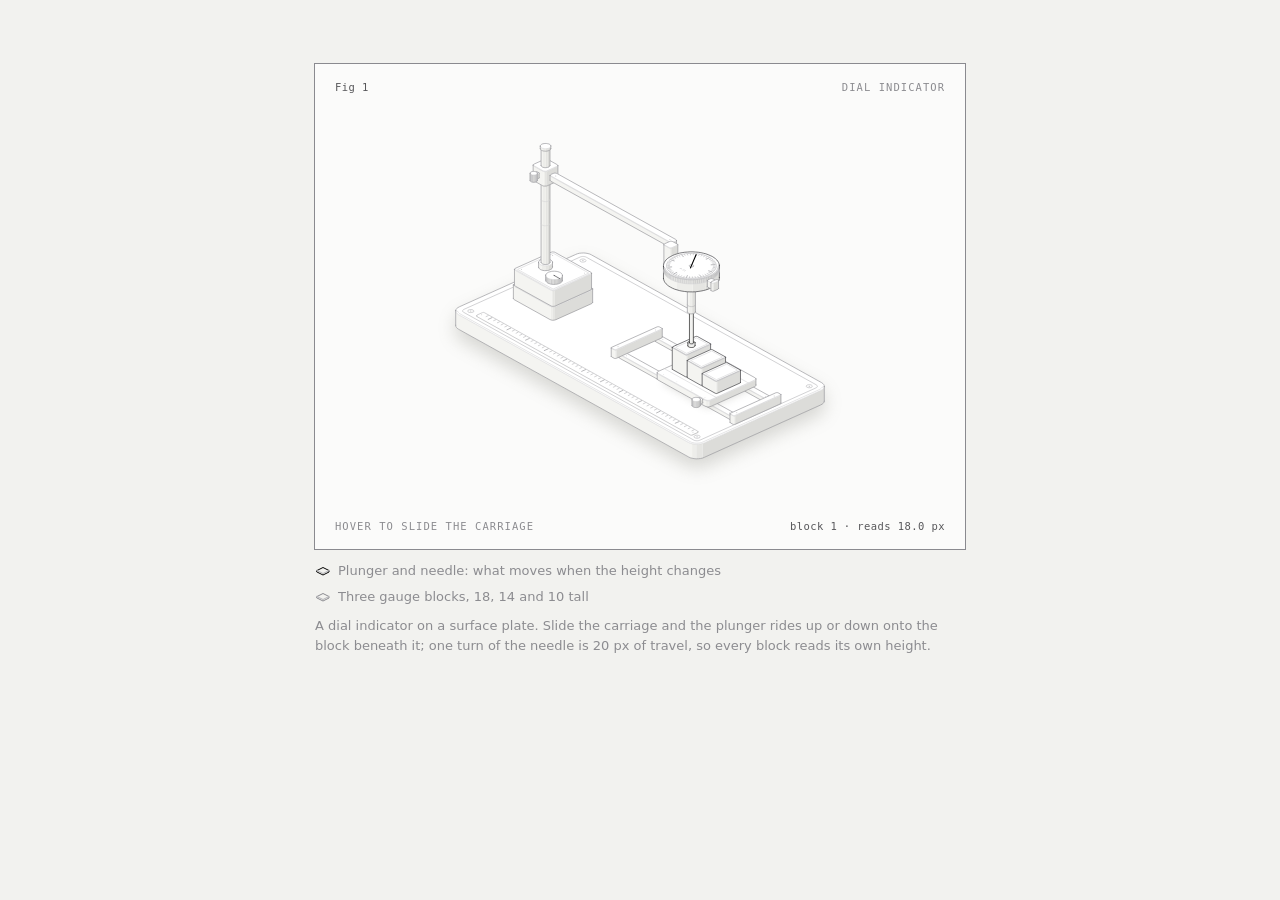
<file: .claude/skills/anatomy/examples/dial-indicator/dial-indicator-light.html>
<!doctype html><html lang="en"><head><meta charset="utf-8"><meta name="viewport" content="width=device-width, initial-scale=1"><title>Dial indicator</title><style>
.iso{
  --anatomy-page:#0b0b0b;--anatomy-card:#131313;--anatomy-text:#a3a3a3;--anatomy-strong:#e6e6e6;--anatomy-muted:#6e6e6e;
  --anatomy-paper:#131313;--anatomy-face:#1b1b1b;--anatomy-top:#1c1c1c;
  --anatomy-shade-0:#0f0f0f;--anatomy-shade-1:#121212;--anatomy-shade-2:#151515;--anatomy-shade-3:#181818;
  --anatomy-lit-top:#262626;--anatomy-lit-shade:#1d1d1d;
  --anatomy-hi:#d4d4d4;--anatomy-mid:#6a6a6a;--anatomy-lo:#3e3e3e;--anatomy-faint:#2a2a2a;--anatomy-lit:#ffffff;
  --anatomy-halo:#050505;--anatomy-halo-opacity:.9;--anatomy-dot:#e6e6e6;
  --anatomy-red:#ff6b6b;--anatomy-green:#6be0a0;--anatomy-blue:#6b9bff;
  --anatomy-weight:.6px;--anatomy-ease:cubic-bezier(.32,.72,0,1);
  --anatomy-mono:ui-monospace,"SF Mono",Menlo,Consolas,monospace;
  --anatomy-lift:inset 0 1px 0 0 #ffffff0a,inset 0 0 0 1px #ffffff06,0 0 0 1px #00000026,0 1px 1px -.5px #00000014,0 3px 3px -1.5px #00000014,0 6px 6px -3px #00000014,0 12px 12px -6px #00000014;
}
.iso[data-theme="light"]{
  --anatomy-page:#f2f2ef;--anatomy-card:#fbfbfa;--anatomy-text:#57575a;--anatomy-strong:#18181a;--anatomy-muted:#8c8c90;
  --anatomy-paper:#fbfbfa;--anatomy-face:#ffffff;--anatomy-top:#ffffff;
  --anatomy-shade-0:#dcdcd9;--anatomy-shade-1:#e5e5e2;--anatomy-shade-2:#ededea;--anatomy-shade-3:#f4f4f1;
  --anatomy-lit-top:#ffffff;--anatomy-lit-shade:#eeeeeb;
  --anatomy-hi:#26262a;--anatomy-mid:#8a8a8f;--anatomy-lo:#b4b4b8;--anatomy-faint:#d4d4d6;--anatomy-lit:#000000;
  --anatomy-halo:#8a8a80;--anatomy-halo-opacity:.32;--anatomy-dot:#3a3a3e;
  --anatomy-red:#e5484d;--anatomy-green:#30a46c;--anatomy-blue:#3e63dd;
  --anatomy-lift:inset 0 1px 0 0 #ffffff,0 0 0 1px #0000000f,0 1px 1px -.5px #0000000a,0 3px 3px -1.5px #0000000a,0 6px 6px -3px #0000000a,0 12px 12px -6px #0000000a;
}
.iso-svg{display:block;width:100%;height:auto;overflow:visible}
.iso-svg path,.iso-svg circle{vector-effect:non-scaling-stroke}
.iso-fill{fill:var(--anatomy-paper);stroke:none}
.iso-solid[data-lit]>.iso-fill{fill:var(--anatomy-face)}
.iso-shade,.iso-top{stroke:none}
.iso-shade[data-shade="0"]{fill:var(--anatomy-shade-0)}
.iso-shade[data-shade="1"]{fill:var(--anatomy-shade-1)}
.iso-shade[data-shade="2"]{fill:var(--anatomy-shade-2)}
.iso-shade[data-shade="3"]{fill:var(--anatomy-shade-3)}
.iso-top{fill:var(--anatomy-top)}
.iso-solid[data-lit]>.iso-top{fill:var(--anatomy-lit-top)}
.iso-solid[data-lit]>.iso-shade{fill:var(--anatomy-lit-shade)}
.iso-solid[data-seamless]>.iso-shade,.iso-solid[data-seamless]>.iso-top{stroke-width:.4;stroke-linejoin:round}
.iso-solid[data-seamless]>.iso-shade[data-shade="0"]{stroke:var(--anatomy-shade-0)}
.iso-solid[data-seamless]>.iso-shade[data-shade="1"]{stroke:var(--anatomy-shade-1)}
.iso-solid[data-seamless]>.iso-shade[data-shade="2"]{stroke:var(--anatomy-shade-2)}
.iso-solid[data-seamless]>.iso-shade[data-shade="3"]{stroke:var(--anatomy-shade-3)}
.iso-solid[data-seamless]>.iso-top{stroke:var(--anatomy-top)}
.iso-solid[data-seamless][data-lit]>.iso-top{stroke:var(--anatomy-lit-top)}
.iso-solid[data-seamless][data-lit]>.iso-shade{stroke:var(--anatomy-lit-shade)}
.iso-solid[data-lit]>.iso-edge{stroke:var(--anatomy-lit)}
.iso-halo{fill:var(--anatomy-halo);stroke:none;filter:blur(9px);opacity:var(--anatomy-halo-opacity);transform:translateY(3px)}
.iso-line{fill:none;stroke:var(--anatomy-lo);stroke-width:var(--anatomy-weight);stroke-linecap:round;stroke-linejoin:round}
.iso-line[data-tone="hi"]{stroke:var(--anatomy-hi)}
.iso-line[data-tone="mid"]{stroke:var(--anatomy-mid)}
.iso-line[data-tone="lo"]{stroke:var(--anatomy-lo)}
.iso-line[data-tone="faint"]{stroke:var(--anatomy-faint)}
.iso-line[data-tone="lit"]{stroke:var(--anatomy-lit)}
.iso-line[data-tone="red"]{stroke:var(--anatomy-red)}
.iso-line[data-tone="green"]{stroke:var(--anatomy-green)}
.iso-line[data-tone="blue"]{stroke:var(--anatomy-blue)}
.iso-line[data-dotted]{stroke-dasharray:.01 3.5;stroke-width:1}
.iso-line[data-dashed]{stroke-dasharray:3 3}
.iso-line[data-flow]{stroke-dasharray:2 6}
.iso-wire-end{fill:var(--anatomy-paper);stroke:var(--anatomy-lo);stroke-width:var(--anatomy-weight)}
.iso-wire[data-tone="hi"] .iso-wire-end{stroke:var(--anatomy-hi)}
.iso-wire[data-tone="mid"] .iso-wire-end{stroke:var(--anatomy-mid)}
.iso-wire[data-tone="faint"] .iso-wire-end{stroke:var(--anatomy-faint)}
.iso-wire[data-tone="lit"] .iso-wire-end{stroke:var(--anatomy-lit)}
.iso-dots circle{fill:var(--anatomy-dot);stroke:none;opacity:.32}
.iso-dots[data-tone="hi"] circle{opacity:.85}
.iso-dots[data-tone="mid"] circle{opacity:.45}
.iso-dots[data-tone="lo"] circle{opacity:.22}
.iso-dots[data-tone="faint"] circle{opacity:.12}
.iso-face-text{fill:var(--anatomy-mid);font-family:var(--anatomy-mono);letter-spacing:.04em}
.iso-face-text[data-tone="hi"]{fill:var(--anatomy-hi)}
.iso-face-text[data-tone="lo"]{fill:var(--anatomy-lo)}
.iso-face-text[data-tone="faint"]{fill:var(--anatomy-faint)}
.tb-body{fill:var(--anatomy-shade-2);stroke:none}
.tb-shine{fill:var(--anatomy-top);stroke:none}
.tb-shade{fill:var(--anatomy-shade-0);stroke:none}
.tb-ring{fill:none;stroke:var(--anatomy-lo);stroke-width:.45;stroke-linecap:butt;stroke-linejoin:round}
.tb-ring[data-tone="mid"]{stroke:var(--anatomy-mid)}
.tb-ring[data-tone="faint"]{stroke:var(--anatomy-faint)}
.tb-ring[data-tone="hi"]{stroke:var(--anatomy-hi)}
@keyframes iso-flow{to{stroke-dashoffset:-32}}
@keyframes iso-pulse{0%,100%{opacity:.18}12%{opacity:1}40%{opacity:.18}}
.iso-line[data-flow]{animation:iso-flow 1600ms linear infinite}
.iso-dots circle[data-pulse]{animation:iso-pulse 1600ms steps(1,end) infinite;animation-delay:var(--pulse-at,0ms)}
.iso-figure{margin:32px 0 36px}
.iso-plate{position:relative;padding:52px 24px;border-radius:0;background:var(--anatomy-card);box-shadow:0 0 0 1px var(--anatomy-mid);--anatomy-paper:var(--anatomy-card)}
.iso-plate-corners{position:absolute;inset:18px 20px;pointer-events:none}
.iso-plate-corner{position:absolute;color:var(--anatomy-muted);font-family:var(--anatomy-mono);font-size:10.5px;line-height:1;letter-spacing:.04em;white-space:nowrap}
.iso-plate-corner[data-corner="fig"]{top:0;left:0;color:var(--anatomy-text)}
.iso-plate-corner[data-corner="title"]{top:0;right:0;text-transform:uppercase;letter-spacing:.1em}
.iso-plate-corner[data-corner="hint"]{bottom:0;left:0;text-transform:uppercase;letter-spacing:.1em}
.iso-plate-corner[data-corner="readout"]{right:0;bottom:0;color:var(--anatomy-text);font-variant-numeric:tabular-nums}
.iso-plate .iso-svg{margin:0 auto}
.iso-legend{display:grid;gap:8px;margin-top:12px;color:var(--anatomy-muted);font-size:13px;line-height:1.55}
.iso-keys{display:flex;flex-wrap:wrap;gap:6px 18px}
.iso-key{display:inline-flex;align-items:center;gap:7px}
.iso-swatch{width:16px;height:10px;flex:none;overflow:visible}
.iso-swatch path{fill:none;stroke:var(--anatomy-hi);stroke-width:1;vector-effect:non-scaling-stroke;stroke-linejoin:round;stroke-linecap:round}
.iso-swatch[data-mark="raised"] path,.iso-swatch[data-mark="flat"] path{stroke:var(--anatomy-mid)}
.iso-swatch[data-mark="lit"] path{stroke:var(--anatomy-lit)}
.iso-swatch[data-mark="dim"] path{stroke:var(--anatomy-lo)}
.iso-swatch[data-mark="dotted"] path{stroke-dasharray:.01 3;stroke-width:1.4}
.iso-swatch[data-mark="dashed"] path{stroke-dasharray:3 2.5}
.iso-swatch[data-mark="red"] path{stroke:var(--anatomy-red)}
.iso-swatch[data-mark="green"] path{stroke:var(--anatomy-green)}
.iso-swatch[data-mark="blue"] path{stroke:var(--anatomy-blue)}
.iso-swatch-crease{stroke:var(--anatomy-lo)!important}
@media (max-width:560px){.iso-plate{padding:48px 12px 70px}.iso-plate-corner[data-corner="hint"]{bottom:18px}}
@media (prefers-reduced-motion:reduce){.iso-line[data-flow],.iso-dots circle[data-pulse]{animation:none}}

*{box-sizing:border-box}
html{color-scheme:dark}
body[data-theme="light"]{color-scheme:light}
body{margin:0;background:var(--anatomy-page);color:var(--anatomy-text);font:14px/1.6 ui-sans-serif,system-ui,-apple-system,"Segoe UI",sans-serif;-webkit-font-smoothing:antialiased}
.iso-page{width:min(650px,100% - 32px);margin:64px auto 96px}
</style></head><body class="iso" data-theme="light"><main class="iso-page"><figure class="iso-figure"><div class="iso-plate"><div class="iso-plate-corners" aria-hidden="true"><span class="iso-plate-corner" data-corner="fig">Fig 1</span><span class="iso-plate-corner" data-corner="title">Dial indicator</span><span class="iso-plate-corner" data-corner="hint">Hover to slide the carriage</span><span class="iso-plate-corner" data-corner="readout" data-readout>block 1 · reads 18.0 px</span></div><div class="iso-stage" tabindex="0" role="slider" aria-label="Dial indicator: arrow keys move the carriage from block to block" aria-valuemin="0" aria-valuemax="18" aria-valuenow="18"><svg xmlns="http://www.w3.org/2000/svg" class="iso-svg" viewBox="0 0 600 380" role="img" aria-label="A dial indicator on a surface plate. A magnetic base holds a post and an arm; the arm carries a dial whose plunger rests on three gauge blocks, 18, 14 and 10 tall, on a carriage that slides along two rails. Wherever the carriage stops, the plunger rises to the block under it and the needle turns by the same amount."><path class="iso-halo" d="M116.3 200L116.6 199L117.3 197.9L118.5 197L119.9 196.2L235.9 144L237.6 143.3L239.6 142.9L241.7 142.6L243.9 142.6L246.1 142.7L248.1 143.1L250 143.7L251.6 144.4L480.9 271.7L482.2 272.6L483.1 273.6L483.6 274.7L483.7 275.8L483.7 290.2L483.4 291.3L482.7 292.3L481.5 293.3L480.1 294.1L364.1 346.3L362.4 346.9L360.4 347.4L358.3 347.6L356.1 347.7L353.9 347.5L351.9 347.2L350 346.6L348.4 345.9L119.1 218.5L117.8 217.7L116.9 216.7L116.4 215.6L116.3 214.5Z"/><g class="iso-solid"><path class="iso-fill" d="M232.1 174.7L232.3 173.7L232.9 172.6L233.9 171.6L235.4 170.8L237.1 170.2L239.1 169.8L241.3 169.6L243.5 169.6L245.6 169.9L247.5 170.5L249.1 171.2L250.4 172.1L251.2 173.1L251.6 174.2L251.6 176.1L251.5 177.2L250.9 178.2L249.9 179.2L248.4 180L246.6 180.6L244.6 181.1L242.5 181.2L240.3 181.2L238.2 180.9L236.3 180.4L234.6 179.6L233.4 178.8L232.5 177.7L232.1 176.7Z"/><path class="iso-shade" data-shade="0" d="M248.4 180L246.6 180.6L246.6 178.7L248.4 178.1ZM251.6 176.1L251.5 177.2L251.5 175.2L251.6 174.2ZM251.5 177.2L250.9 178.2L250.9 176.3L251.5 175.2ZM250.9 178.2L249.9 179.2L249.9 177.3L250.9 176.3ZM249.9 179.2L248.4 180L248.4 178.1L249.9 177.3Z"/><path class="iso-shade" data-shade="1" d="M246.6 180.6L244.6 181.1L244.6 179.1L246.6 178.7ZM244.6 181.1L242.5 181.2L242.5 179.3L244.6 179.1Z"/><path class="iso-shade" data-shade="2" d="M242.5 181.2L240.3 181.2L240.3 179.3L242.5 179.3ZM240.3 181.2L238.2 180.9L238.2 179L240.3 179.3ZM238.2 180.9L236.3 180.4L236.3 178.4L238.2 179Z"/><path class="iso-shade" data-shade="3" d="M236.3 180.4L234.6 179.6L234.6 177.7L236.3 178.4ZM234.6 179.6L233.4 178.8L233.4 176.8L234.6 177.7ZM233.4 178.8L232.5 177.7L232.5 175.8L233.4 176.8ZM232.5 177.7L232.1 176.7L232.1 174.7L232.5 175.8Z"/><path class="iso-top" d="M248.4 178.1L246.6 178.7L244.6 179.1L242.5 179.3L240.3 179.3L238.2 179L236.3 178.4L234.6 177.7L233.4 176.8L232.5 175.8L232.1 174.7L232.3 173.7L232.9 172.6L233.9 171.6L235.4 170.8L237.1 170.2L239.1 169.8L241.3 169.6L243.5 169.6L245.6 169.9L247.5 170.5L249.1 171.2L250.4 172.1L251.2 173.1L251.6 174.2L251.5 175.2L250.9 176.3L249.9 177.3Z"/><path class="iso-line iso-crease" data-tone="faint" d="M251.6 174.2L251.5 175.2L250.9 176.3L249.9 177.3L248.4 178.1L246.6 178.7L244.6 179.1L242.5 179.3L240.3 179.3L238.2 179L236.3 178.4L234.6 177.7L233.4 176.8L232.5 175.8L232.1 174.7"/><path class="iso-line iso-edge" data-tone="lo" d="M232.1 174.7L232.3 173.7L232.9 172.6L233.9 171.6L235.4 170.8L237.1 170.2L239.1 169.8L241.3 169.6L243.5 169.6L245.6 169.9L247.5 170.5L249.1 171.2L250.4 172.1L251.2 173.1L251.6 174.2M251.6 176.1L251.5 177.2L250.9 178.2L249.9 179.2L248.4 180L246.6 180.6L244.6 181.1L242.5 181.2L240.3 181.2L238.2 180.9L236.3 180.4L234.6 179.6L233.4 178.8L232.5 177.7L232.1 176.7M232.1 174.7L232.1 176.7M251.6 174.2L251.6 176.1"/></g><g class="iso-solid"><path class="iso-fill" d="M234.4 170.6L234.5 169.7L234.9 168.9L235.7 168.2L236.8 167.6L238.2 167.1L239.8 166.7L241.4 166.6L243.1 166.6L244.7 166.9L246.2 167.3L247.5 167.8L248.5 168.5L249.1 169.3L249.4 170.1L249.4 174.2L249.3 175.1L248.8 175.9L248 176.6L246.9 177.2L245.5 177.7L244 178.1L242.3 178.2L240.6 178.2L239 177.9L237.6 177.5L236.3 177L235.3 176.3L234.7 175.5L234.4 174.7Z"/><path class="iso-shade" data-shade="0" d="M246.9 177.2L245.5 177.7L245.5 173.6L246.9 173.1ZM249.4 174.2L249.3 175.1L249.3 171L249.4 170.1ZM249.3 175.1L248.8 175.9L248.8 171.8L249.3 171ZM248.8 175.9L248 176.6L248 172.5L248.8 171.8ZM248 176.6L246.9 177.2L246.9 173.1L248 172.5Z"/><path class="iso-shade" data-shade="1" d="M245.5 177.7L244 178.1L244 174L245.5 173.6ZM244 178.1L242.3 178.2L242.3 174.1L244 174Z"/><path class="iso-shade" data-shade="2" d="M242.3 178.2L240.6 178.2L240.6 174.1L242.3 174.1ZM240.6 178.2L239 177.9L239 173.8L240.6 174.1ZM239 177.9L237.6 177.5L237.6 173.4L239 173.8Z"/><path class="iso-shade" data-shade="3" d="M237.6 177.5L236.3 177L236.3 172.9L237.6 173.4ZM236.3 177L235.3 176.3L235.3 172.2L236.3 172.9ZM235.3 176.3L234.7 175.5L234.7 171.4L235.3 172.2ZM234.7 175.5L234.4 174.7L234.4 170.6L234.7 171.4Z"/><path class="iso-top" d="M246.9 173.1L245.5 173.6L244 174L242.3 174.1L240.6 174.1L239 173.8L237.6 173.4L236.3 172.9L235.3 172.2L234.7 171.4L234.4 170.6L234.5 169.7L234.9 168.9L235.7 168.2L236.8 167.6L238.2 167.1L239.8 166.7L241.4 166.6L243.1 166.6L244.7 166.9L246.2 167.3L247.5 167.8L248.5 168.5L249.1 169.3L249.4 170.1L249.3 171L248.8 171.8L248 172.5Z"/><path class="iso-line iso-crease" data-tone="faint" d="M249.4 170.1L249.3 171L248.8 171.8L248 172.5L246.9 173.1L245.5 173.6L244 174L242.3 174.1L240.6 174.1L239 173.8L237.6 173.4L236.3 172.9L235.3 172.2L234.7 171.4L234.4 170.6"/><path class="iso-line iso-edge" data-tone="mid" d="M234.4 170.6L234.5 169.7L234.9 168.9L235.7 168.2L236.8 167.6L238.2 167.1L239.8 166.7L241.4 166.6L243.1 166.6L244.7 166.9L246.2 167.3L247.5 167.8L248.5 168.5L249.1 169.3L249.4 170.1M249.4 174.2L249.3 175.1L248.8 175.9L248 176.6L246.9 177.2L245.5 177.7L244 178.1L242.3 178.2L240.6 178.2L239 177.9L237.6 177.5L236.3 177L235.3 176.3L234.7 175.5L234.4 174.7M234.4 170.6L234.4 174.7M249.4 170.1L249.4 174.2"/></g><g class="iso-solid"><path class="iso-fill" d="M145.2 213.9L145.3 212.8L145.9 211.7L147 210.8L148.4 210L150.2 209.3L152.2 208.9L154.3 208.7L156.5 208.8L158.6 209.1L160.5 209.6L162.2 210.3L163.4 211.2L164.3 212.2L164.7 213.3L164.7 215.2L164.5 216.3L163.9 217.4L162.9 218.3L161.5 219.1L159.7 219.8L157.7 220.2L155.5 220.4L153.3 220.3L151.2 220L149.3 219.5L147.7 218.8L146.4 217.9L145.6 216.9L145.2 215.8Z"/><path class="iso-shade" data-shade="0" d="M161.5 219.1L159.7 219.8L159.7 217.9L161.5 217.2ZM164.7 215.2L164.5 216.3L164.5 214.4L164.7 213.3ZM164.5 216.3L163.9 217.4L163.9 215.4L164.5 214.4ZM163.9 217.4L162.9 218.3L162.9 216.4L163.9 215.4ZM162.9 218.3L161.5 219.1L161.5 217.2L162.9 216.4Z"/><path class="iso-shade" data-shade="1" d="M159.7 219.8L157.7 220.2L157.7 218.3L159.7 217.9ZM157.7 220.2L155.5 220.4L155.5 218.5L157.7 218.3Z"/><path class="iso-shade" data-shade="2" d="M155.5 220.4L153.3 220.3L153.3 218.4L155.5 218.5ZM153.3 220.3L151.2 220L151.2 218.1L153.3 218.4ZM151.2 220L149.3 219.5L149.3 217.6L151.2 218.1Z"/><path class="iso-shade" data-shade="3" d="M149.3 219.5L147.7 218.8L147.7 216.9L149.3 217.6ZM147.7 218.8L146.4 217.9L146.4 216L147.7 216.9ZM146.4 217.9L145.6 216.9L145.6 215L146.4 216ZM145.6 216.9L145.2 215.8L145.2 213.9L145.6 215Z"/><path class="iso-top" d="M161.5 217.2L159.7 217.9L157.7 218.3L155.5 218.5L153.3 218.4L151.2 218.1L149.3 217.6L147.7 216.9L146.4 216L145.6 215L145.2 213.9L145.3 212.8L145.9 211.7L147 210.8L148.4 210L150.2 209.3L152.2 208.9L154.3 208.7L156.5 208.8L158.6 209.1L160.5 209.6L162.2 210.3L163.4 211.2L164.3 212.2L164.7 213.3L164.5 214.4L163.9 215.4L162.9 216.4Z"/><path class="iso-line iso-crease" data-tone="faint" d="M164.7 213.3L164.5 214.4L163.9 215.4L162.9 216.4L161.5 217.2L159.7 217.9L157.7 218.3L155.5 218.5L153.3 218.4L151.2 218.1L149.3 217.6L147.7 216.9L146.4 216L145.6 215L145.2 213.9"/><path class="iso-line iso-edge" data-tone="lo" d="M145.2 213.9L145.3 212.8L145.9 211.7L147 210.8L148.4 210L150.2 209.3L152.2 208.9L154.3 208.7L156.5 208.8L158.6 209.1L160.5 209.6L162.2 210.3L163.4 211.2L164.3 212.2L164.7 213.3M164.7 215.2L164.5 216.3L163.9 217.4L162.9 218.3L161.5 219.1L159.7 219.8L157.7 220.2L155.5 220.4L153.3 220.3L151.2 220L149.3 219.5L147.7 218.8L146.4 217.9L145.6 216.9L145.2 215.8M145.2 213.9L145.2 215.8M164.7 213.3L164.7 215.2"/></g><g class="iso-solid"><path class="iso-fill" d="M147.4 209.7L147.5 208.9L148 208.1L148.8 207.3L149.9 206.7L151.3 206.2L152.8 205.9L154.5 205.7L156.2 205.8L157.8 206L159.3 206.4L160.5 207L161.5 207.7L162.1 208.4L162.4 209.3L162.4 213.4L162.3 214.2L161.9 215L161.1 215.8L160 216.4L158.6 216.9L157 217.2L155.4 217.4L153.7 217.3L152.1 217.1L150.6 216.7L149.3 216.1L148.4 215.4L147.7 214.7L147.4 213.8Z"/><path class="iso-shade" data-shade="0" d="M160 216.4L158.6 216.9L158.6 212.8L160 212.3ZM162.4 213.4L162.3 214.2L162.3 210.1L162.4 209.3ZM162.3 214.2L161.9 215L161.9 210.9L162.3 210.1ZM161.9 215L161.1 215.8L161.1 211.7L161.9 210.9ZM161.1 215.8L160 216.4L160 212.3L161.1 211.7Z"/><path class="iso-shade" data-shade="1" d="M158.6 216.9L157 217.2L157 213.1L158.6 212.8ZM157 217.2L155.4 217.4L155.4 213.2L157 213.1Z"/><path class="iso-shade" data-shade="2" d="M155.4 217.4L153.7 217.3L153.7 213.2L155.4 213.2ZM153.7 217.3L152.1 217.1L152.1 213L153.7 213.2ZM152.1 217.1L150.6 216.7L150.6 212.6L152.1 213Z"/><path class="iso-shade" data-shade="3" d="M150.6 216.7L149.3 216.1L149.3 212L150.6 212.6ZM149.3 216.1L148.4 215.4L148.4 211.3L149.3 212ZM148.4 215.4L147.7 214.7L147.7 210.5L148.4 211.3ZM147.7 214.7L147.4 213.8L147.4 209.7L147.7 210.5Z"/><path class="iso-top" d="M160 212.3L158.6 212.8L157 213.1L155.4 213.2L153.7 213.2L152.1 213L150.6 212.6L149.3 212L148.4 211.3L147.7 210.5L147.4 209.7L147.5 208.9L148 208.1L148.8 207.3L149.9 206.7L151.3 206.2L152.8 205.9L154.5 205.7L156.2 205.8L157.8 206L159.3 206.4L160.5 207L161.5 207.7L162.1 208.4L162.4 209.3L162.3 210.1L161.9 210.9L161.1 211.7Z"/><path class="iso-line iso-crease" data-tone="faint" d="M162.4 209.3L162.3 210.1L161.9 210.9L161.1 211.7L160 212.3L158.6 212.8L157 213.1L155.4 213.2L153.7 213.2L152.1 213L150.6 212.6L149.3 212L148.4 211.3L147.7 210.5L147.4 209.7"/><path class="iso-line iso-edge" data-tone="mid" d="M147.4 209.7L147.5 208.9L148 208.1L148.8 207.3L149.9 206.7L151.3 206.2L152.8 205.9L154.5 205.7L156.2 205.8L157.8 206L159.3 206.4L160.5 207L161.5 207.7L162.1 208.4L162.4 209.3M162.4 213.4L162.3 214.2L161.9 215L161.1 215.8L160 216.4L158.6 216.9L157 217.2L155.4 217.4L153.7 217.3L152.1 217.1L150.6 216.7L149.3 216.1L148.4 215.4L147.7 214.7L147.4 213.8M147.4 209.7L147.4 213.8M162.4 209.3L162.4 213.4"/></g><g class="iso-solid"><path class="iso-fill" d="M435.3 287.6L435.5 286.5L436.1 285.4L437.1 284.5L438.5 283.7L440.3 283L442.3 282.6L444.5 282.4L446.7 282.5L448.8 282.8L450.7 283.3L452.3 284L453.6 284.9L454.4 285.9L454.8 287L454.8 288.9L454.7 290L454.1 291.1L453 292L451.6 292.8L449.8 293.5L447.8 293.9L445.7 294.1L443.5 294L441.4 293.7L439.5 293.2L437.8 292.5L436.6 291.6L435.7 290.6L435.3 289.5Z"/><path class="iso-shade" data-shade="0" d="M451.6 292.8L449.8 293.5L449.8 291.5L451.6 290.9ZM454.8 288.9L454.7 290L454.7 288.1L454.8 287ZM454.7 290L454.1 291.1L454.1 289.1L454.7 288.1ZM454.1 291.1L453 292L453 290.1L454.1 289.1ZM453 292L451.6 292.8L451.6 290.9L453 290.1Z"/><path class="iso-shade" data-shade="1" d="M449.8 293.5L447.8 293.9L447.8 292L449.8 291.5ZM447.8 293.9L445.7 294.1L445.7 292.1L447.8 292Z"/><path class="iso-shade" data-shade="2" d="M445.7 294.1L443.5 294L443.5 292.1L445.7 292.1ZM443.5 294L441.4 293.7L441.4 291.8L443.5 292.1ZM441.4 293.7L439.5 293.2L439.5 291.3L441.4 291.8Z"/><path class="iso-shade" data-shade="3" d="M439.5 293.2L437.8 292.5L437.8 290.5L439.5 291.3ZM437.8 292.5L436.6 291.6L436.6 289.7L437.8 290.5ZM436.6 291.6L435.7 290.6L435.7 288.7L436.6 289.7ZM435.7 290.6L435.3 289.5L435.3 287.6L435.7 288.7Z"/><path class="iso-top" d="M451.6 290.9L449.8 291.5L447.8 292L445.7 292.1L443.5 292.1L441.4 291.8L439.5 291.3L437.8 290.5L436.6 289.7L435.7 288.7L435.3 287.6L435.5 286.5L436.1 285.4L437.1 284.5L438.5 283.7L440.3 283L442.3 282.6L444.5 282.4L446.7 282.5L448.8 282.8L450.7 283.3L452.3 284L453.6 284.9L454.4 285.9L454.8 287L454.7 288.1L454.1 289.1L453 290.1Z"/><path class="iso-line iso-crease" data-tone="faint" d="M454.8 287L454.7 288.1L454.1 289.1L453 290.1L451.6 290.9L449.8 291.5L447.8 292L445.7 292.1L443.5 292.1L441.4 291.8L439.5 291.3L437.8 290.5L436.6 289.7L435.7 288.7L435.3 287.6"/><path class="iso-line iso-edge" data-tone="lo" d="M435.3 287.6L435.5 286.5L436.1 285.4L437.1 284.5L438.5 283.7L440.3 283L442.3 282.6L444.5 282.4L446.7 282.5L448.8 282.8L450.7 283.3L452.3 284L453.6 284.9L454.4 285.9L454.8 287M454.8 288.9L454.7 290L454.1 291.1L453 292L451.6 292.8L449.8 293.5L447.8 293.9L445.7 294.1L443.5 294L441.4 293.7L439.5 293.2L437.8 292.5L436.6 291.6L435.7 290.6L435.3 289.5M435.3 287.6L435.3 289.5M454.8 287L454.8 288.9"/></g><g class="iso-solid"><path class="iso-fill" d="M437.6 283.4L437.7 282.6L438.1 281.8L438.9 281L440 280.4L441.4 279.9L443 279.6L444.6 279.4L446.3 279.5L447.9 279.7L449.4 280.1L450.7 280.7L451.6 281.4L452.3 282.1L452.6 283L452.6 287.1L452.5 287.9L452 288.7L451.2 289.4L450.1 290.1L448.7 290.6L447.2 290.9L445.5 291L443.8 291L442.2 290.8L440.7 290.4L439.5 289.8L438.5 289.1L437.9 288.3L437.6 287.5Z"/><path class="iso-shade" data-shade="0" d="M450.1 290.1L448.7 290.6L448.7 286.5L450.1 286ZM452.6 287.1L452.5 287.9L452.5 283.8L452.6 283ZM452.5 287.9L452 288.7L452 284.6L452.5 283.8ZM452 288.7L451.2 289.4L451.2 285.3L452 284.6ZM451.2 289.4L450.1 290.1L450.1 286L451.2 285.3Z"/><path class="iso-shade" data-shade="1" d="M448.7 290.6L447.2 290.9L447.2 286.8L448.7 286.5ZM447.2 290.9L445.5 291L445.5 286.9L447.2 286.8Z"/><path class="iso-shade" data-shade="2" d="M445.5 291L443.8 291L443.8 286.9L445.5 286.9ZM443.8 291L442.2 290.8L442.2 286.7L443.8 286.9ZM442.2 290.8L440.7 290.4L440.7 286.3L442.2 286.7Z"/><path class="iso-shade" data-shade="3" d="M440.7 290.4L439.5 289.8L439.5 285.7L440.7 286.3ZM439.5 289.8L438.5 289.1L438.5 285L439.5 285.7ZM438.5 289.1L437.9 288.3L437.9 284.2L438.5 285ZM437.9 288.3L437.6 287.5L437.6 283.4L437.9 284.2Z"/><path class="iso-top" d="M450.1 286L448.7 286.5L447.2 286.8L445.5 286.9L443.8 286.9L442.2 286.7L440.7 286.3L439.5 285.7L438.5 285L437.9 284.2L437.6 283.4L437.7 282.6L438.1 281.8L438.9 281L440 280.4L441.4 279.9L443 279.6L444.6 279.4L446.3 279.5L447.9 279.7L449.4 280.1L450.7 280.7L451.6 281.4L452.3 282.1L452.6 283L452.5 283.8L452 284.6L451.2 285.3Z"/><path class="iso-line iso-crease" data-tone="faint" d="M452.6 283L452.5 283.8L452 284.6L451.2 285.3L450.1 286L448.7 286.5L447.2 286.8L445.5 286.9L443.8 286.9L442.2 286.7L440.7 286.3L439.5 285.7L438.5 285L437.9 284.2L437.6 283.4"/><path class="iso-line iso-edge" data-tone="mid" d="M437.6 283.4L437.7 282.6L438.1 281.8L438.9 281L440 280.4L441.4 279.9L443 279.6L444.6 279.4L446.3 279.5L447.9 279.7L449.4 280.1L450.7 280.7L451.6 281.4L452.3 282.1L452.6 283M452.6 287.1L452.5 287.9L452 288.7L451.2 289.4L450.1 290.1L448.7 290.6L447.2 290.9L445.5 291L443.8 291L442.2 290.8L440.7 290.4L439.5 289.8L438.5 289.1L437.9 288.3L437.6 287.5M437.6 283.4L437.6 287.5M452.6 283L452.6 287.1"/></g><g class="iso-solid"><path class="iso-fill" d="M348.4 326.7L348.5 325.6L349.1 324.6L350.1 323.6L351.6 322.8L353.4 322.2L355.4 321.8L357.5 321.6L359.7 321.6L361.8 321.9L363.7 322.4L365.4 323.2L366.6 324.1L367.5 325.1L367.9 326.1L367.9 328.1L367.7 329.2L367.1 330.2L366.1 331.2L364.6 332L362.9 332.6L360.9 333L358.7 333.2L356.5 333.2L354.4 332.9L352.5 332.3L350.9 331.6L349.6 330.7L348.8 329.7L348.4 328.7Z"/><path class="iso-shade" data-shade="0" d="M364.6 332L362.9 332.6L362.9 330.7L364.6 330.1ZM367.9 328.1L367.7 329.2L367.7 327.2L367.9 326.1ZM367.7 329.2L367.1 330.2L367.1 328.3L367.7 327.2ZM367.1 330.2L366.1 331.2L366.1 329.2L367.1 328.3ZM366.1 331.2L364.6 332L364.6 330.1L366.1 329.2Z"/><path class="iso-shade" data-shade="1" d="M362.9 332.6L360.9 333L360.9 331.1L362.9 330.7ZM360.9 333L358.7 333.2L358.7 331.3L360.9 331.1Z"/><path class="iso-shade" data-shade="2" d="M358.7 333.2L356.5 333.2L356.5 331.2L358.7 331.3ZM356.5 333.2L354.4 332.9L354.4 330.9L356.5 331.2ZM354.4 332.9L352.5 332.3L352.5 330.4L354.4 330.9Z"/><path class="iso-shade" data-shade="3" d="M352.5 332.3L350.9 331.6L350.9 329.7L352.5 330.4ZM350.9 331.6L349.6 330.7L349.6 328.8L350.9 329.7ZM349.6 330.7L348.8 329.7L348.8 327.8L349.6 328.8ZM348.8 329.7L348.4 328.7L348.4 326.7L348.8 327.8Z"/><path class="iso-top" d="M364.6 330.1L362.9 330.7L360.9 331.1L358.7 331.3L356.5 331.2L354.4 330.9L352.5 330.4L350.9 329.7L349.6 328.8L348.8 327.8L348.4 326.7L348.5 325.6L349.1 324.6L350.1 323.6L351.6 322.8L353.4 322.2L355.4 321.8L357.5 321.6L359.7 321.6L361.8 321.9L363.7 322.4L365.4 323.2L366.6 324.1L367.5 325.1L367.9 326.1L367.7 327.2L367.1 328.3L366.1 329.2Z"/><path class="iso-line iso-crease" data-tone="faint" d="M367.9 326.1L367.7 327.2L367.1 328.3L366.1 329.2L364.6 330.1L362.9 330.7L360.9 331.1L358.7 331.3L356.5 331.2L354.4 330.9L352.5 330.4L350.9 329.7L349.6 328.8L348.8 327.8L348.4 326.7"/><path class="iso-line iso-edge" data-tone="lo" d="M348.4 326.7L348.5 325.6L349.1 324.6L350.1 323.6L351.6 322.8L353.4 322.2L355.4 321.8L357.5 321.6L359.7 321.6L361.8 321.9L363.7 322.4L365.4 323.2L366.6 324.1L367.5 325.1L367.9 326.1M367.9 328.1L367.7 329.2L367.1 330.2L366.1 331.2L364.6 332L362.9 332.6L360.9 333L358.7 333.2L356.5 333.2L354.4 332.9L352.5 332.3L350.9 331.6L349.6 330.7L348.8 329.7L348.4 328.7M348.4 326.7L348.4 328.7M367.9 326.1L367.9 328.1"/></g><g class="iso-solid"><path class="iso-fill" d="M350.6 322.6L350.7 321.7L351.2 320.9L352 320.2L353.1 319.5L354.5 319L356 318.7L357.7 318.6L359.4 318.6L361 318.8L362.4 319.3L363.7 319.8L364.7 320.5L365.3 321.3L365.6 322.1L365.6 326.2L365.5 327L365.1 327.9L364.3 328.6L363.2 329.2L361.8 329.7L360.2 330L358.6 330.2L356.9 330.1L355.3 329.9L353.8 329.5L352.5 328.9L351.5 328.3L350.9 327.5L350.6 326.7Z"/><path class="iso-shade" data-shade="0" d="M363.2 329.2L361.8 329.7L361.8 325.6L363.2 325.1ZM365.6 326.2L365.5 327L365.5 322.9L365.6 322.1ZM365.5 327L365.1 327.9L365.1 323.8L365.5 322.9ZM365.1 327.9L364.3 328.6L364.3 324.5L365.1 323.8ZM364.3 328.6L363.2 329.2L363.2 325.1L364.3 324.5Z"/><path class="iso-shade" data-shade="1" d="M361.8 329.7L360.2 330L360.2 325.9L361.8 325.6ZM360.2 330L358.6 330.2L358.6 326.1L360.2 325.9Z"/><path class="iso-shade" data-shade="2" d="M358.6 330.2L356.9 330.1L356.9 326L358.6 326.1ZM356.9 330.1L355.3 329.9L355.3 325.8L356.9 326ZM355.3 329.9L353.8 329.5L353.8 325.4L355.3 325.8Z"/><path class="iso-shade" data-shade="3" d="M353.8 329.5L352.5 328.9L352.5 324.8L353.8 325.4ZM352.5 328.9L351.5 328.3L351.5 324.2L352.5 324.8ZM351.5 328.3L350.9 327.5L350.9 323.4L351.5 324.2ZM350.9 327.5L350.6 326.7L350.6 322.6L350.9 323.4Z"/><path class="iso-top" d="M363.2 325.1L361.8 325.6L360.2 325.9L358.6 326.1L356.9 326L355.3 325.8L353.8 325.4L352.5 324.8L351.5 324.2L350.9 323.4L350.6 322.6L350.7 321.7L351.2 320.9L352 320.2L353.1 319.5L354.5 319L356 318.7L357.7 318.6L359.4 318.6L361 318.8L362.4 319.3L363.7 319.8L364.7 320.5L365.3 321.3L365.6 322.1L365.5 322.9L365.1 323.8L364.3 324.5Z"/><path class="iso-line iso-crease" data-tone="faint" d="M365.6 322.1L365.5 322.9L365.1 323.8L364.3 324.5L363.2 325.1L361.8 325.6L360.2 325.9L358.6 326.1L356.9 326L355.3 325.8L353.8 325.4L352.5 324.8L351.5 324.2L350.9 323.4L350.6 322.6"/><path class="iso-line iso-edge" data-tone="mid" d="M350.6 322.6L350.7 321.7L351.2 320.9L352 320.2L353.1 319.5L354.5 319L356 318.7L357.7 318.6L359.4 318.6L361 318.8L362.4 319.3L363.7 319.8L364.7 320.5L365.3 321.3L365.6 322.1M365.6 326.2L365.5 327L365.1 327.9L364.3 328.6L363.2 329.2L361.8 329.7L360.2 330L358.6 330.2L356.9 330.1L355.3 329.9L353.8 329.5L352.5 328.9L351.5 328.3L350.9 327.5L350.6 326.7M350.6 322.6L350.6 326.7M365.6 322.1L365.6 326.2"/></g><g class="iso-solid"><path class="iso-fill" d="M116.3 194L116.6 192.9L117.3 191.9L118.5 191L119.9 190.2L235.9 138L237.6 137.3L239.6 136.8L241.7 136.6L243.9 136.5L246.1 136.7L248.1 137.1L250 137.6L251.6 138.4L480.9 265.7L482.2 266.6L483.1 267.6L483.6 268.6L483.7 269.7L483.7 284.2L483.4 285.3L482.7 286.3L481.5 287.2L480.1 288L364.1 340.2L362.4 340.9L360.4 341.4L358.3 341.6L356.1 341.7L353.9 341.5L351.9 341.1L350 340.6L348.4 339.8L119.1 212.5L117.8 211.6L116.9 210.6L116.4 209.6L116.3 208.5Z"/><path class="iso-shade" data-shade="0" d="M483.7 284.2L483.4 285.3L483.4 270.8L483.7 269.7ZM483.4 285.3L482.7 286.3L482.7 271.8L483.4 270.8ZM482.7 286.3L481.5 287.2L481.5 272.8L482.7 271.8ZM481.5 287.2L480.1 288L480.1 273.6L481.5 272.8ZM480.1 288L364.1 340.2L364.1 325.8L480.1 273.6ZM364.1 340.2L362.4 340.9L362.4 326.4L364.1 325.8Z"/><path class="iso-shade" data-shade="1" d="M362.4 340.9L360.4 341.4L360.4 326.9L362.4 326.4ZM360.4 341.4L358.3 341.6L358.3 327.1L360.4 326.9ZM358.3 341.6L356.1 341.7L356.1 327.2L358.3 327.1Z"/><path class="iso-shade" data-shade="2" d="M356.1 341.7L353.9 341.5L353.9 327L356.1 327.2ZM353.9 341.5L351.9 341.1L351.9 326.7L353.9 327Z"/><path class="iso-shade" data-shade="3" d="M351.9 341.1L350 340.6L350 326.1L351.9 326.7ZM350 340.6L348.4 339.8L348.4 325.4L350 326.1ZM348.4 339.8L119.1 212.5L119.1 198L348.4 325.4ZM119.1 212.5L117.8 211.6L117.8 197.1L119.1 198ZM117.8 211.6L116.9 210.6L116.9 196.2L117.8 197.1ZM116.9 210.6L116.4 209.6L116.4 195.1L116.9 196.2ZM116.4 209.6L116.3 208.5L116.3 194L116.4 195.1Z"/><path class="iso-top" d="M480.9 265.7L482.2 266.6L483.1 267.6L483.6 268.6L483.7 269.7L483.4 270.8L482.7 271.8L481.5 272.8L480.1 273.6L364.1 325.8L362.4 326.4L360.4 326.9L358.3 327.1L356.1 327.2L353.9 327L351.9 326.7L350 326.1L348.4 325.4L119.1 198L117.8 197.1L116.9 196.2L116.4 195.1L116.3 194L116.6 192.9L117.3 191.9L118.5 191L119.9 190.2L235.9 138L237.6 137.3L239.6 136.8L241.7 136.6L243.9 136.5L246.1 136.7L248.1 137.1L250 137.6L251.6 138.4Z"/><path class="iso-line iso-crease" data-tone="faint" d="M483.7 269.7L483.4 270.8L482.7 271.8L481.5 272.8L480.1 273.6L364.1 325.8L362.4 326.4L360.4 326.9L358.3 327.1L356.1 327.2L353.9 327L351.9 326.7L350 326.1L348.4 325.4L119.1 198L117.8 197.1L116.9 196.2L116.4 195.1L116.3 194"/><path class="iso-line iso-bevel" data-tone="faint" d="M483.7 269.7L481.3 270.5L480.7 271.3L479.8 272.1L478.5 272.8L362.7 324.9L361.2 325.5L359.7 325.8L358 326L356.2 326.1L354.5 325.9L352.8 325.6L351.3 325.2L350 324.6L120.8 197.3L119.7 196.6L119 195.8L118.6 194.9L116.3 194"/><path class="iso-line iso-edge" data-tone="mid" d="M116.3 194L116.6 192.9L117.3 191.9L118.5 191L119.9 190.2L235.9 138L237.6 137.3L239.6 136.8L241.7 136.6L243.9 136.5L246.1 136.7L248.1 137.1L250 137.6L251.6 138.4L480.9 265.7L482.2 266.6L483.1 267.6L483.6 268.6L483.7 269.7M483.7 284.2L483.4 285.3L482.7 286.3L481.5 287.2L480.1 288L364.1 340.2L362.4 340.9L360.4 341.4L358.3 341.6L356.1 341.7L353.9 341.5L351.9 341.1L350 340.6L348.4 339.8L119.1 212.5L117.8 211.6L116.9 210.6L116.4 209.6L116.3 208.5M483.7 269.7L483.7 284.2M116.3 194L116.3 208.5"/></g><path class="iso-line" data-tone="lo" d="M475.7 268L476.2 268.4L476.6 268.7L476.8 269.1L476.8 269.5L476.7 269.9L476.4 270.3L476 270.7L475.4 271L359.5 323.2L358.8 323.4L358.1 323.6L357.3 323.7L356.5 323.7L355.6 323.6L354.9 323.5L354.2 323.3L353.6 323L124.3 195.7L123.8 195.4L123.4 195L123.2 194.6L123.2 194.2L123.3 193.8L123.6 193.4L124 193L124.6 192.7L240.5 140.5L241.2 140.3L241.9 140.1L242.7 140L243.5 140L244.4 140.1L245.1 140.2L245.8 140.4L246.4 140.7Z"/><path class="iso-line" data-tone="lo" d="M245.2 145.2L244.1 145.5L243 145.6L241.8 145.5L240.8 145.1L240.2 144.6L240.1 144L240.4 143.4L241.1 142.9L242.1 142.6L243.3 142.5L244.4 142.7L245.4 143L246 143.6L246.2 144.1L245.9 144.7ZM470.7 270.5L469.7 270.8L468.5 270.9L467.4 270.7L466.4 270.3L465.8 269.8L465.6 269.2L465.9 268.7L466.6 268.2L467.7 267.9L468.8 267.8L470 267.9L471 268.3L471.6 268.8L471.7 269.4L471.4 270ZM133.4 195.5L132.3 195.8L131.2 195.9L130 195.8L129 195.4L128.4 194.9L128.3 194.3L128.6 193.7L129.3 193.3L130.3 193L131.5 192.9L132.6 193L133.6 193.4L134.2 193.9L134.4 194.5L134.1 195.1ZM358.9 320.8L357.9 321.1L356.7 321.2L355.6 321L354.6 320.7L354 320.2L353.8 319.6L354.1 319L354.8 318.5L355.9 318.2L357 318.1L358.2 318.3L359.2 318.6L359.8 319.1L359.9 319.7L359.6 320.3Z"/><g class="iso-dots" data-tone="mid"><circle cx="243.1" cy="144.1" r="0.5"/><circle cx="468.7" cy="269.3" r="0.5"/><circle cx="131.3" cy="194.4" r="0.5"/><circle cx="356.9" cy="319.7" r="0.5"/></g><g class="iso-solid"><path class="iso-fill" d="M137.3 198.9L137.3 198.6L137.7 198.3L142.9 196L143.6 195.8L144.3 195.8L144.9 196L357.4 314L357.7 314.3L357.7 315.1L357.7 315.4L357.3 315.7L352.1 318.1L351.5 318.2L350.8 318.2L350.2 318L137.6 200L137.3 199.7Z"/><path class="iso-shade" data-shade="0" d="M357.7 315.1L357.7 315.4L357.7 314.7L357.7 314.3ZM357.7 315.4L357.3 315.7L357.3 315L357.7 314.7ZM357.3 315.7L352.1 318.1L352.1 317.3L357.3 315Z"/><path class="iso-shade" data-shade="1" d="M352.1 318.1L351.5 318.2L351.5 317.5L352.1 317.3Z"/><path class="iso-shade" data-shade="2" d="M351.5 318.2L350.8 318.2L350.8 317.5L351.5 317.5Z"/><path class="iso-shade" data-shade="3" d="M350.8 318.2L350.2 318L350.2 317.3L350.8 317.5ZM350.2 318L137.6 200L137.6 199.3L350.2 317.3ZM137.6 200L137.3 199.7L137.3 198.9L137.6 199.3Z"/><path class="iso-top" d="M357.4 314L357.7 314.3L357.7 314.7L357.3 315L352.1 317.3L351.5 317.5L350.8 317.5L350.2 317.3L137.6 199.3L137.3 198.9L137.3 198.6L137.7 198.3L142.9 196L143.6 195.8L144.3 195.8L144.9 196Z"/><path class="iso-line iso-edge" data-tone="lo" d="M137.3 198.9L137.3 198.6L137.7 198.3L142.9 196L143.6 195.8L144.3 195.8L144.9 196L357.4 314L357.7 314.3M357.7 315.1L357.7 315.4L357.3 315.7L352.1 318.1L351.5 318.2L350.8 318.2L350.2 318L137.6 200L137.3 199.7M357.7 314.3L357.7 315.1M137.3 198.9L137.3 199.7"/></g><path class="iso-line" data-tone="lo" d="M148.7 199L146.6 199.9M156.2 203.1L154.1 204M159.9 205.2L157.8 206.1M163.6 207.2L161.6 208.2M167.4 209.3L165.3 210.2M174.8 213.5L172.7 214.4M178.5 215.5L176.5 216.5M182.3 217.6L180.2 218.5M186 219.7L183.9 220.6M193.5 223.8L191.4 224.7M197.2 225.9L195.1 226.8M200.9 228L198.8 228.9M204.6 230L202.6 231M212.1 234.2L210 235.1M215.8 236.2L213.8 237.2M219.6 238.3L217.5 239.2M223.3 240.4L221.2 241.3M230.7 244.5L228.7 245.4M234.5 246.6L232.4 247.5M238.2 248.7L236.1 249.6M241.9 250.7L239.9 251.7M249.4 254.9L247.3 255.8M253.1 256.9L251 257.9M256.8 259L254.8 259.9M260.6 261.1L258.5 262M268 265.2L266 266.1M271.8 267.3L269.7 268.2M275.5 269.4L273.4 270.3M279.2 271.4L277.1 272.4M286.7 275.6L284.6 276.5M290.4 277.6L288.3 278.6M294.1 279.7L292 280.6M297.8 281.8L295.8 282.7M305.3 285.9L303.2 286.9M309 288L307 288.9M312.8 290.1L310.7 291M316.5 292.1L314.4 293.1M323.9 296.3L321.9 297.2M327.7 298.3L325.6 299.3M331.4 300.4L329.3 301.3M335.1 302.5L333.1 303.4M342.6 306.6L340.5 307.6M346.3 308.7L344.2 309.6M350 310.8L348 311.7M353.8 312.8L351.7 313.8"/><path class="iso-line" data-tone="mid" d="M152.4 201L148.7 202.7M171.1 211.4L167.4 213.1M189.7 221.7L186 223.4M208.4 232.1L204.6 233.8M227 242.4L223.3 244.1M245.7 252.8L241.9 254.5M264.3 263.1L260.6 264.8M282.9 273.5L279.2 275.2M301.6 283.8L297.8 285.5M320.2 294.2L316.5 295.9M338.9 304.6L335.1 306.2"/><g class="iso-dots" data-tone="mid"><circle cx="142.2" cy="198.2" r="0.45"/><circle cx="352.8" cy="315.1" r="0.45"/></g><g class="iso-solid"><path class="iso-fill" d="M315.2 220.9L315.2 220.6L315.6 220.3L318.7 218.9L319.4 218.7L320.1 218.7L320.7 218.9L432.6 281L432.9 281.4L432.9 285L432.8 285.3L432.4 285.6L429.3 287L428.7 287.2L428 287.2L427.4 287L315.5 224.9L315.2 224.6Z"/><path class="iso-shade" data-shade="0" d="M432.9 285L432.8 285.3L432.8 281.7L432.9 281.4ZM432.8 285.3L432.4 285.6L432.4 282L432.8 281.7ZM432.4 285.6L429.3 287L429.3 283.4L432.4 282Z"/><path class="iso-shade" data-shade="1" d="M429.3 287L428.7 287.2L428.7 283.6L429.3 283.4Z"/><path class="iso-shade" data-shade="2" d="M428.7 287.2L428 287.2L428 283.6L428.7 283.6Z"/><path class="iso-shade" data-shade="3" d="M428 287.2L427.4 287L427.4 283.4L428 283.6ZM427.4 287L315.5 224.9L315.5 221.3L427.4 283.4ZM315.5 224.9L315.2 224.6L315.2 220.9L315.5 221.3Z"/><path class="iso-top" d="M432.6 281L432.9 281.4L432.8 281.7L432.4 282L429.3 283.4L428.7 283.6L428 283.6L427.4 283.4L315.5 221.3L315.2 220.9L315.2 220.6L315.6 220.3L318.7 218.9L319.4 218.7L320.1 218.7L320.7 218.9Z"/><path class="iso-line iso-crease" data-tone="faint" d="M432.9 281.4L432.8 281.7L432.4 282L429.3 283.4L428.7 283.6L428 283.6L427.4 283.4L315.5 221.3L315.2 220.9"/><path class="iso-line iso-bevel" data-tone="faint" d="M432.9 281.4L432.3 281.6L432 281.8L429 283.2L428.6 283.3L428.2 283.3L427.7 283.2L316 221.1L315.2 220.9"/><path class="iso-line iso-edge" data-tone="mid" d="M315.2 220.9L315.2 220.6L315.6 220.3L318.7 218.9L319.4 218.7L320.1 218.7L320.7 218.9L432.6 281L432.9 281.4M432.9 285L432.8 285.3L432.4 285.6L429.3 287L428.7 287.2L428 287.2L427.4 287L315.5 224.9L315.2 224.6M432.9 281.4L432.9 285M315.2 220.9L315.2 224.6"/></g><g class="iso-dots" data-tone="mid"><circle cx="322.8" cy="222.7" r="0.4"/><circle cx="425.3" cy="279.6" r="0.4"/></g><g class="iso-solid"><path class="iso-fill" d="M279 237.2L279 236.9L279.4 236.6L282.5 235.2L283.1 235L283.9 235L284.5 235.2L396.3 297.3L396.6 297.7L396.6 301.3L396.6 301.6L396.2 301.9L393.1 303.3L392.5 303.5L391.7 303.5L391.1 303.3L279.3 241.2L279 240.9Z"/><path class="iso-shade" data-shade="0" d="M396.6 301.3L396.6 301.6L396.6 298L396.6 297.7ZM396.6 301.6L396.2 301.9L396.2 298.3L396.6 298ZM396.2 301.9L393.1 303.3L393.1 299.7L396.2 298.3Z"/><path class="iso-shade" data-shade="1" d="M393.1 303.3L392.5 303.5L392.5 299.9L393.1 299.7Z"/><path class="iso-shade" data-shade="2" d="M392.5 303.5L391.7 303.5L391.7 299.9L392.5 299.9Z"/><path class="iso-shade" data-shade="3" d="M391.7 303.5L391.1 303.3L391.1 299.7L391.7 299.9ZM391.1 303.3L279.3 241.2L279.3 237.6L391.1 299.7ZM279.3 241.2L279 240.9L279 237.2L279.3 237.6Z"/><path class="iso-top" d="M396.3 297.3L396.6 297.7L396.6 298L396.2 298.3L393.1 299.7L392.5 299.9L391.7 299.9L391.1 299.7L279.3 237.6L279 237.2L279 236.9L279.4 236.6L282.5 235.2L283.1 235L283.9 235L284.5 235.2Z"/><path class="iso-line iso-crease" data-tone="faint" d="M396.6 297.7L396.6 298L396.2 298.3L393.1 299.7L392.5 299.9L391.7 299.9L391.1 299.7L279.3 237.6L279 237.2"/><path class="iso-line iso-bevel" data-tone="faint" d="M396.6 297.7L396.1 297.9L395.8 298.1L392.8 299.5L392.4 299.6L391.9 299.6L391.5 299.5L279.8 237.4L279 237.2"/><path class="iso-line iso-edge" data-tone="mid" d="M279 237.2L279 236.9L279.4 236.6L282.5 235.2L283.1 235L283.9 235L284.5 235.2L396.3 297.3L396.6 297.7M396.6 301.3L396.6 301.6L396.2 301.9L393.1 303.3L392.5 303.5L391.7 303.5L391.1 303.3L279.3 241.2L279 240.9M396.6 297.7L396.6 301.3M279 237.2L279 240.9"/></g><g class="iso-dots" data-tone="mid"><circle cx="286.5" cy="239" r="0.4"/><circle cx="389.1" cy="295.9" r="0.4"/></g><g class="iso-solid"><path class="iso-fill" d="M271.3 231.3L271.4 230.8L271.8 230.5L317 210.2L317.7 210L318.6 210L319.3 210.2L321.8 211.6L322.2 211.9L322.2 220.4L322.1 220.8L321.6 221.2L276.5 241.5L275.7 241.7L274.9 241.7L274.1 241.4L271.7 240.1L271.3 239.7Z"/><path class="iso-shade" data-shade="0" d="M322.2 220.4L322.1 220.8L322.1 212.4L322.2 211.9ZM322.1 220.8L321.6 221.2L321.6 212.7L322.1 212.4ZM321.6 221.2L276.5 241.5L276.5 233.1L321.6 212.7Z"/><path class="iso-shade" data-shade="1" d="M276.5 241.5L275.7 241.7L275.7 233.3L276.5 233.1Z"/><path class="iso-shade" data-shade="2" d="M275.7 241.7L274.9 241.7L274.9 233.2L275.7 233.3Z"/><path class="iso-shade" data-shade="3" d="M274.9 241.7L274.1 241.4L274.1 233L274.9 233.2ZM274.1 241.4L271.7 240.1L271.7 231.7L274.1 233ZM271.7 240.1L271.3 239.7L271.3 231.3L271.7 231.7Z"/><path class="iso-top" d="M321.8 211.6L322.2 211.9L322.1 212.4L321.6 212.7L276.5 233.1L275.7 233.3L274.9 233.2L274.1 233L271.7 231.7L271.3 231.3L271.4 230.8L271.8 230.5L317 210.2L317.7 210L318.6 210L319.3 210.2Z"/><path class="iso-line iso-crease" data-tone="faint" d="M322.2 211.9L322.1 212.4L321.6 212.7L276.5 233.1L275.7 233.3L274.9 233.2L274.1 233L271.7 231.7L271.3 231.3"/><path class="iso-line iso-bevel" data-tone="faint" d="M322.2 211.9L321.4 212.3L321.1 212.5L276.1 232.8L275.6 232.9L275.1 232.9L274.6 232.7L272.3 231.5L271.3 231.3"/><path class="iso-line iso-edge" data-tone="mid" d="M271.3 231.3L271.4 230.8L271.8 230.5L317 210.2L317.7 210L318.6 210L319.3 210.2L321.8 211.6L322.2 211.9M322.2 220.4L322.1 220.8L321.6 221.2L276.5 241.5L275.7 241.7L274.9 241.7L274.1 241.4L271.7 240.1L271.3 239.7M322.2 211.9L322.2 220.4M271.3 231.3L271.3 239.7"/></g><g class="iso-dots" data-tone="mid"><circle cx="315.4" cy="213.2" r="0.45"/><circle cx="278.1" cy="230" r="0.45"/></g><g class="iso-solid"><path class="iso-fill" d="M389.7 297L389.7 296.6L390.2 296.2L435.3 275.9L436.1 275.7L437 275.7L437.7 275.9L440.1 277.3L440.5 277.7L440.5 286.1L440.5 286.6L440 286.9L394.9 307.2L394.1 307.4L393.2 307.4L392.5 307.2L390.1 305.8L389.7 305.4Z"/><path class="iso-shade" data-shade="0" d="M440.5 286.1L440.5 286.6L440.5 278.1L440.5 277.7ZM440.5 286.6L440 286.9L440 278.5L440.5 278.1ZM440 286.9L394.9 307.2L394.9 298.8L440 278.5Z"/><path class="iso-shade" data-shade="1" d="M394.9 307.2L394.1 307.4L394.1 299L394.9 298.8Z"/><path class="iso-shade" data-shade="2" d="M394.1 307.4L393.2 307.4L393.2 299L394.1 299Z"/><path class="iso-shade" data-shade="3" d="M393.2 307.4L392.5 307.2L392.5 298.7L393.2 299ZM392.5 307.2L390.1 305.8L390.1 297.4L392.5 298.7ZM390.1 305.8L389.7 305.4L389.7 297L390.1 297.4Z"/><path class="iso-top" d="M440.1 277.3L440.5 277.7L440.5 278.1L440 278.5L394.9 298.8L394.1 299L393.2 299L392.5 298.7L390.1 297.4L389.7 297L389.7 296.6L390.2 296.2L435.3 275.9L436.1 275.7L437 275.7L437.7 275.9Z"/><path class="iso-line iso-crease" data-tone="faint" d="M440.5 277.7L440.5 278.1L440 278.5L394.9 298.8L394.1 299L393.2 299L392.5 298.7L390.1 297.4L389.7 297"/><path class="iso-line iso-bevel" data-tone="faint" d="M440.5 277.7L439.8 278L439.5 278.2L394.5 298.5L394 298.6L393.5 298.6L393 298.5L390.7 297.2L389.7 297"/><path class="iso-line iso-edge" data-tone="mid" d="M389.7 297L389.7 296.6L390.2 296.2L435.3 275.9L436.1 275.7L437 275.7L437.7 275.9L440.1 277.3L440.5 277.7M440.5 286.1L440.5 286.6L440 286.9L394.9 307.2L394.1 307.4L393.2 307.4L392.5 307.2L390.1 305.8L389.7 305.4M440.5 277.7L440.5 286.1M389.7 297L389.7 305.4"/></g><g class="iso-dots" data-tone="mid"><circle cx="433.7" cy="279" r="0.45"/><circle cx="396.5" cy="295.7" r="0.45"/></g><g class="iso-solid"><path class="iso-fill" d="M173.8 168.4L174 167.9L174.5 167.4L175.2 167L210.4 151.1L211.3 150.8L212.3 150.7L213.4 150.6L214.5 150.7L215.5 150.9L216.3 151.3L251.7 171L252.3 171.4L252.7 171.9L252.8 172.5L252.8 185.7L252.6 186.3L252.1 186.8L251.4 187.2L216.2 203L215.3 203.3L214.3 203.5L213.2 203.6L212.1 203.5L211.2 203.2L210.3 202.9L174.9 183.2L174.3 182.8L173.9 182.2L173.8 181.7Z"/><path class="iso-shade" data-shade="0" d="M252.8 185.7L252.6 186.3L252.6 173L252.8 172.5ZM252.6 186.3L252.1 186.8L252.1 173.5L252.6 173ZM252.1 186.8L251.4 187.2L251.4 173.9L252.1 173.5ZM251.4 187.2L216.2 203L216.2 189.8L251.4 173.9ZM216.2 203L215.3 203.3L215.3 190.1L216.2 189.8Z"/><path class="iso-shade" data-shade="1" d="M215.3 203.3L214.3 203.5L214.3 190.3L215.3 190.1ZM214.3 203.5L213.2 203.6L213.2 190.3L214.3 190.3Z"/><path class="iso-shade" data-shade="2" d="M213.2 203.6L212.1 203.5L212.1 190.2L213.2 190.3ZM212.1 203.5L211.2 203.2L211.2 190L212.1 190.2Z"/><path class="iso-shade" data-shade="3" d="M211.2 203.2L210.3 202.9L210.3 189.6L211.2 190ZM210.3 202.9L174.9 183.2L174.9 169.9L210.3 189.6ZM174.9 183.2L174.3 182.8L174.3 169.5L174.9 169.9ZM174.3 182.8L173.9 182.2L173.9 169L174.3 169.5ZM173.9 182.2L173.8 181.7L173.8 168.4L173.9 169Z"/><path class="iso-top" d="M251.7 171L252.3 171.4L252.7 171.9L252.8 172.5L252.6 173L252.1 173.5L251.4 173.9L216.2 189.8L215.3 190.1L214.3 190.3L213.2 190.3L212.1 190.2L211.2 190L210.3 189.6L174.9 169.9L174.3 169.5L173.9 169L173.8 168.4L174 167.9L174.5 167.4L175.2 167L210.4 151.1L211.3 150.8L212.3 150.7L213.4 150.6L214.5 150.7L215.5 150.9L216.3 151.3Z"/><path class="iso-line iso-crease" data-tone="faint" d="M252.8 172.5L252.6 173L252.1 173.5L251.4 173.9L216.2 189.8L215.3 190.1L214.3 190.3L213.2 190.3L212.1 190.2L211.2 190L210.3 189.6L174.9 169.9L174.3 169.5L173.9 169L173.8 168.4"/><path class="iso-line iso-bevel" data-tone="faint" d="M252.8 172.5L251.5 172.8L251.2 173.2L250.6 173.5L215.5 189.3L214.8 189.6L214.1 189.7L213.3 189.7L212.5 189.7L211.8 189.5L211.1 189.2L175.8 169.6L175.3 169.2L175 168.9L173.8 168.4"/><path class="iso-line iso-edge" data-tone="mid" d="M173.8 168.4L174 167.9L174.5 167.4L175.2 167L210.4 151.1L211.3 150.8L212.3 150.7L213.4 150.6L214.5 150.7L215.5 150.9L216.3 151.3L251.7 171L252.3 171.4L252.7 171.9L252.8 172.5M252.8 185.7L252.6 186.3L252.1 186.8L251.4 187.2L216.2 203L215.3 203.3L214.3 203.5L213.2 203.6L212.1 203.5L211.2 203.2L210.3 202.9L174.9 183.2L174.3 182.8L173.9 182.2L173.8 181.7M252.8 172.5L252.8 185.7M173.8 168.4L173.8 181.7"/></g><g class="iso-solid"><path class="iso-fill" d="M174.9 152.8L175.1 152.4L175.4 152L176 151.7L211.2 135.9L211.8 135.7L212.6 135.5L213.4 135.5L214.2 135.6L214.9 135.7L215.5 136L250.9 155.7L251.4 156L251.6 156.4L251.7 156.8L251.7 172.4L251.5 172.8L251.2 173.2L250.7 173.5L215.5 189.4L214.8 189.6L214.1 189.7L213.3 189.7L212.5 189.7L211.8 189.5L211.2 189.2L175.7 169.6L175.3 169.2L175 168.9L174.9 168.5Z"/><path class="iso-shade" data-shade="0" d="M251.7 172.4L251.5 172.8L251.5 157.2L251.7 156.8ZM251.5 172.8L251.2 173.2L251.2 157.5L251.5 157.2ZM251.2 173.2L250.7 173.5L250.7 157.8L251.2 157.5ZM250.7 173.5L215.5 189.4L215.5 173.7L250.7 157.8ZM215.5 189.4L214.8 189.6L214.8 173.9L215.5 173.7Z"/><path class="iso-shade" data-shade="1" d="M214.8 189.6L214.1 189.7L214.1 174L214.8 173.9ZM214.1 189.7L213.3 189.7L213.3 174.1L214.1 174Z"/><path class="iso-shade" data-shade="2" d="M213.3 189.7L212.5 189.7L212.5 174L213.3 174.1ZM212.5 189.7L211.8 189.5L211.8 173.8L212.5 174Z"/><path class="iso-shade" data-shade="3" d="M211.8 189.5L211.2 189.2L211.2 173.6L211.8 173.8ZM211.2 189.2L175.7 169.6L175.7 153.9L211.2 173.6ZM175.7 169.6L175.3 169.2L175.3 153.6L175.7 153.9ZM175.3 169.2L175 168.9L175 153.2L175.3 153.6ZM175 168.9L174.9 168.5L174.9 152.8L175 153.2Z"/><path class="iso-top" d="M250.9 155.7L251.4 156L251.6 156.4L251.7 156.8L251.5 157.2L251.2 157.5L250.7 157.8L215.5 173.7L214.8 173.9L214.1 174L213.3 174.1L212.5 174L211.8 173.8L211.2 173.6L175.7 153.9L175.3 153.6L175 153.2L174.9 152.8L175.1 152.4L175.4 152L176 151.7L211.2 135.9L211.8 135.7L212.6 135.5L213.4 135.5L214.2 135.6L214.9 135.7L215.5 136Z"/><path class="iso-line iso-crease" data-tone="faint" d="M251.7 156.8L251.5 157.2L251.2 157.5L250.7 157.8L215.5 173.7L214.8 173.9L214.1 174L213.3 174.1L212.5 174L211.8 173.8L211.2 173.6L175.7 153.9L175.3 153.6L175 153.2L174.9 152.8"/><path class="iso-line iso-bevel" data-tone="faint" d="M251.7 156.8L250.5 157L250.3 157.2L249.9 157.4L214.8 173.2L214.3 173.4L213.8 173.5L213.3 173.5L212.8 173.5L212.4 173.3L211.9 173.2L176.6 153.5L176.3 153.3L176.1 153.1L174.9 152.8"/><path class="iso-line iso-edge" data-tone="mid" d="M174.9 152.8L175.1 152.4L175.4 152L176 151.7L211.2 135.9L211.8 135.7L212.6 135.5L213.4 135.5L214.2 135.6L214.9 135.7L215.5 136L250.9 155.7L251.4 156L251.6 156.4L251.7 156.8M251.7 172.4L251.5 172.8L251.2 173.2L250.7 173.5L215.5 189.4L214.8 189.6L214.1 189.7L213.3 189.7L212.5 189.7L211.8 189.5L211.2 189.2L175.7 169.6L175.3 169.2L175 168.9L174.9 168.5M251.7 156.8L251.7 172.4M174.9 152.8L174.9 168.5"/></g><path class="iso-line" data-tone="faint" d="M248.6 156.7L213.4 172.5L178 152.9L213.2 137Z"/><g class="iso-dots" data-tone="mid"><circle cx="213" cy="139" r="0.45"/><circle cx="181.9" cy="153" r="0.45"/><circle cx="244.7" cy="156.6" r="0.45"/></g><g class="iso-solid"><path class="iso-fill" d="M206 158.6L206.3 157.8L206.8 157.1L207.7 156.4L208.8 155.7L210.1 155.3L211.6 154.9L213.2 154.7L214.8 154.7L216.4 154.8L218 155.1L219.4 155.5L220.6 156.1L221.5 156.7L222.2 157.5L222.6 158.3L222.7 159.1L222.7 163.9L222.5 164.7L221.9 165.5L221.1 166.2L219.9 166.8L218.6 167.3L217.1 167.6L215.6 167.8L213.9 167.9L212.3 167.7L210.8 167.5L209.4 167L208.1 166.5L207.2 165.8L206.5 165.1L206.1 164.3L206 163.5Z"/><path class="iso-shade" data-shade="0" d="M219.9 166.8L218.6 167.3L218.6 162.4L219.9 162ZM222.7 163.9L222.5 164.7L222.5 159.9L222.7 159.1ZM222.5 164.7L221.9 165.5L221.9 160.7L222.5 159.9ZM221.9 165.5L221.1 166.2L221.1 161.4L221.9 160.7ZM221.1 166.2L219.9 166.8L219.9 162L221.1 161.4Z"/><path class="iso-shade" data-shade="1" d="M218.6 167.3L217.1 167.6L217.1 162.8L218.6 162.4ZM217.1 167.6L215.6 167.8L215.6 163L217.1 162.8ZM215.6 167.8L213.9 167.9L213.9 163L215.6 163Z"/><path class="iso-shade" data-shade="2" d="M213.9 167.9L212.3 167.7L212.3 162.9L213.9 163ZM212.3 167.7L210.8 167.5L210.8 162.6L212.3 162.9Z"/><path class="iso-shade" data-shade="3" d="M210.8 167.5L209.4 167L209.4 162.2L210.8 162.6ZM209.4 167L208.1 166.5L208.1 161.6L209.4 162.2ZM208.1 166.5L207.2 165.8L207.2 161L208.1 161.6ZM207.2 165.8L206.5 165.1L206.5 160.2L207.2 161ZM206.5 165.1L206.1 164.3L206.1 159.5L206.5 160.2ZM206.1 164.3L206 163.5L206 158.6L206.1 159.5Z"/><path class="iso-top" d="M219.9 162L218.6 162.4L217.1 162.8L215.6 163L213.9 163L212.3 162.9L210.8 162.6L209.4 162.2L208.1 161.6L207.2 161L206.5 160.2L206.1 159.5L206 158.6L206.3 157.8L206.8 157.1L207.7 156.4L208.8 155.7L210.1 155.3L211.6 154.9L213.2 154.7L214.8 154.7L216.4 154.8L218 155.1L219.4 155.5L220.6 156.1L221.5 156.7L222.2 157.5L222.6 158.3L222.7 159.1L222.5 159.9L221.9 160.7L221.1 161.4Z"/><path class="iso-line iso-crease" data-tone="faint" d="M222.7 159.1L222.5 159.9L221.9 160.7L221.1 161.4L219.9 162L218.6 162.4L217.1 162.8L215.6 163L213.9 163L212.3 162.9L210.8 162.6L209.4 162.2L208.1 161.6L207.2 161L206.5 160.2L206.1 159.5L206 158.6"/><path class="iso-line iso-edge" data-tone="mid" d="M206 158.6L206.3 157.8L206.8 157.1L207.7 156.4L208.8 155.7L210.1 155.3L211.6 154.9L213.2 154.7L214.8 154.7L216.4 154.8L218 155.1L219.4 155.5L220.6 156.1L221.5 156.7L222.2 157.5L222.6 158.3L222.7 159.1M222.7 163.9L222.5 164.7L221.9 165.5L221.1 166.2L219.9 166.8L218.6 167.3L217.1 167.6L215.6 167.8L213.9 167.9L212.3 167.7L210.8 167.5L209.4 167L208.1 166.5L207.2 165.8L206.5 165.1L206.1 164.3L206 163.5M206 158.6L206 163.5M222.7 159.1L222.7 163.9"/></g><path class="iso-line" data-tone="lo" d="M219.9 166.3L219.9 162.4M218.8 166.7L218.8 162.9M217.5 167.1L217.5 163.2M216.1 167.3L216.1 163.4M214.6 167.4L214.6 163.5M213.2 167.3L213.2 163.5M211.8 167.2L211.8 163.3M210.4 166.9L210.4 163M209.2 166.5L209.2 162.6M208.1 166L208.1 162.1M207.3 165.4L207.3 161.6M206.6 164.8L206.6 160.9M206.2 164.1L206.2 160.2M222.3 164.5L222.3 160.6M221.7 165.2L221.7 161.3M220.9 165.8L220.9 161.9"/><path class="iso-line" data-tone="hi" d="M214.4 158.9L219.9 162"/><g class="iso-dots" data-tone="hi"><circle cx="214.4" cy="158.9" r="0.5"/></g><g class="iso-solid"><path class="iso-fill" d="M198.9 146L199 145.2L199.4 144.5L200.2 143.8L201.2 143.2L202.5 142.8L203.9 142.5L205.4 142.3L207 142.4L208.5 142.6L209.9 143L211 143.5L211.9 144.1L212.5 144.8L212.8 145.6L212.8 150.4L212.7 151.2L212.3 152L211.6 152.6L210.5 153.2L209.3 153.7L207.8 154L206.3 154.1L204.7 154.1L203.2 153.9L201.9 153.5L200.7 153L199.8 152.3L199.2 151.6L198.9 150.8Z"/><path class="iso-shade" data-shade="0" d="M210.5 153.2L209.3 153.7L209.3 148.9L210.5 148.4ZM212.8 150.4L212.7 151.2L212.7 146.4L212.8 145.6ZM212.7 151.2L212.3 152L212.3 147.1L212.7 146.4ZM212.3 152L211.6 152.6L211.6 147.8L212.3 147.1ZM211.6 152.6L210.5 153.2L210.5 148.4L211.6 147.8Z"/><path class="iso-shade" data-shade="1" d="M209.3 153.7L207.8 154L207.8 149.2L209.3 148.9ZM207.8 154L206.3 154.1L206.3 149.3L207.8 149.2Z"/><path class="iso-shade" data-shade="2" d="M206.3 154.1L204.7 154.1L204.7 149.2L206.3 149.3ZM204.7 154.1L203.2 153.9L203.2 149L204.7 149.2ZM203.2 153.9L201.9 153.5L201.9 148.7L203.2 149Z"/><path class="iso-shade" data-shade="3" d="M201.9 153.5L200.7 153L200.7 148.1L201.9 148.7ZM200.7 153L199.8 152.3L199.8 147.5L200.7 148.1ZM199.8 152.3L199.2 151.6L199.2 146.8L199.8 147.5ZM199.2 151.6L198.9 150.8L198.9 146L199.2 146.8Z"/><path class="iso-top" d="M210.5 148.4L209.3 148.9L207.8 149.2L206.3 149.3L204.7 149.2L203.2 149L201.9 148.7L200.7 148.1L199.8 147.5L199.2 146.8L198.9 146L199 145.2L199.4 144.5L200.2 143.8L201.2 143.2L202.5 142.8L203.9 142.5L205.4 142.3L207 142.4L208.5 142.6L209.9 143L211 143.5L211.9 144.1L212.5 144.8L212.8 145.6L212.7 146.4L212.3 147.1L211.6 147.8Z"/><path class="iso-line iso-crease" data-tone="faint" d="M212.8 145.6L212.7 146.4L212.3 147.1L211.6 147.8L210.5 148.4L209.3 148.9L207.8 149.2L206.3 149.3L204.7 149.2L203.2 149L201.9 148.7L200.7 148.1L199.8 147.5L199.2 146.8L198.9 146"/><path class="iso-line iso-edge" data-tone="mid" d="M198.9 146L199 145.2L199.4 144.5L200.2 143.8L201.2 143.2L202.5 142.8L203.9 142.5L205.4 142.3L207 142.4L208.5 142.6L209.9 143L211 143.5L211.9 144.1L212.5 144.8L212.8 145.6M212.8 150.4L212.7 151.2L212.3 152L211.6 152.6L210.5 153.2L209.3 153.7L207.8 154L206.3 154.1L204.7 154.1L203.2 153.9L201.9 153.5L200.7 153L199.8 152.3L199.2 151.6L198.9 150.8M198.9 146L198.9 150.8M212.8 145.6L212.8 150.4"/></g><g class="iso-solid"><path class="iso-fill" d="M201.4 63.9L201.5 63.4L201.7 62.9L202.2 62.5L202.9 62.1L203.7 61.8L204.6 61.6L205.6 61.6L206.6 61.6L207.6 61.7L208.4 62L209.2 62.3L209.8 62.7L210.1 63.2L210.3 63.6L210.3 145.7L210.3 146.2L210 146.7L209.5 147.1L208.8 147.5L208 147.8L207.1 147.9L206.1 148L205.1 148L204.2 147.9L203.3 147.6L202.5 147.3L202 146.9L201.6 146.4L201.4 145.9Z"/><path class="iso-shade" data-shade="0" d="M208.8 147.5L208 147.8L208 65.7L208.8 65.4ZM210.3 145.7L210.3 146.2L210.3 64.1L210.3 63.6ZM210.3 146.2L210 146.7L210 64.6L210.3 64.1ZM210 146.7L209.5 147.1L209.5 65.1L210 64.6ZM209.5 147.1L208.8 147.5L208.8 65.4L209.5 65.1Z"/><path class="iso-shade" data-shade="1" d="M208 147.8L207.1 147.9L207.1 65.9L208 65.7ZM207.1 147.9L206.1 148L206.1 66L207.1 65.9Z"/><path class="iso-shade" data-shade="2" d="M206.1 148L205.1 148L205.1 66L206.1 66ZM205.1 148L204.2 147.9L204.2 65.8L205.1 66ZM204.2 147.9L203.3 147.6L203.3 65.6L204.2 65.8Z"/><path class="iso-shade" data-shade="3" d="M203.3 147.6L202.5 147.3L202.5 65.3L203.3 65.6ZM202.5 147.3L202 146.9L202 64.9L202.5 65.3ZM202 146.9L201.6 146.4L201.6 64.4L202 64.9ZM201.6 146.4L201.4 145.9L201.4 63.9L201.6 64.4Z"/><path class="iso-top" d="M208.8 65.4L208 65.7L207.1 65.9L206.1 66L205.1 66L204.2 65.8L203.3 65.6L202.5 65.3L202 64.9L201.6 64.4L201.4 63.9L201.5 63.4L201.7 62.9L202.2 62.5L202.9 62.1L203.7 61.8L204.6 61.6L205.6 61.6L206.6 61.6L207.6 61.7L208.4 62L209.2 62.3L209.8 62.7L210.1 63.2L210.3 63.6L210.3 64.1L210 64.6L209.5 65.1Z"/><path class="iso-line iso-edge" data-tone="mid" d="M201.4 63.9L201.5 63.4L201.7 62.9L202.2 62.5L202.9 62.1L203.7 61.8L204.6 61.6L205.6 61.6L206.6 61.6L207.6 61.7L208.4 62L209.2 62.3L209.8 62.7L210.1 63.2L210.3 63.6M210.3 145.7L210.3 146.2L210 146.7L209.5 147.1L208.8 147.5L208 147.8L207.1 147.9L206.1 148L205.1 148L204.2 147.9L203.3 147.6L202.5 147.3L202 146.9L201.6 146.4L201.4 145.9M201.4 63.9L201.4 145.9M210.3 63.6L210.3 145.7"/></g><path class="iso-line" data-tone="faint" d="M210.3 107.2L210.2 107.6L210 108.1L209.6 108.4L209 108.8L208.3 109.1L207.6 109.3L206.7 109.4L205.9 109.4L205 109.4L204.2 109.3L203.4 109.1L202.7 108.8L202.2 108.4L201.7 108.1L201.5 107.6L201.4 107.2M210.3 83.1L210.2 83.5L210 83.9L209.6 84.3L209 84.7L208.3 84.9L207.6 85.1L206.7 85.3L205.9 85.3L205 85.3L204.2 85.1L203.4 84.9L202.7 84.7L202.2 84.3L201.7 83.9L201.5 83.5L201.4 83.1"/><g class="iso-solid"><path class="iso-fill" d="M193.5 49L193.9 48.3L194.7 47.8L204 43.6L205.2 43.2L206.5 43.1L207.8 43.3L208.9 43.7L217.3 48.4L218 49L218.2 49.6L218.2 64.1L217.9 64.8L217 65.3L207.7 69.5L206.6 69.8L205.2 69.9L203.9 69.8L202.8 69.4L194.4 64.7L193.7 64.1L193.5 63.5Z"/><path class="iso-shade" data-shade="0" d="M218.2 64.1L217.9 64.8L217.9 50.3L218.2 49.6ZM217.9 64.8L217 65.3L217 50.8L217.9 50.3ZM217 65.3L207.7 69.5L207.7 55L217 50.8ZM207.7 69.5L206.6 69.8L206.6 55.4L207.7 55Z"/><path class="iso-shade" data-shade="1" d="M206.6 69.8L205.2 69.9L205.2 55.5L206.6 55.4Z"/><path class="iso-shade" data-shade="2" d="M205.2 69.9L203.9 69.8L203.9 55.3L205.2 55.5Z"/><path class="iso-shade" data-shade="3" d="M203.9 69.8L202.8 69.4L202.8 54.9L203.9 55.3ZM202.8 69.4L194.4 64.7L194.4 50.2L202.8 54.9ZM194.4 64.7L193.7 64.1L193.7 49.7L194.4 50.2ZM193.7 64.1L193.5 63.5L193.5 49L193.7 49.7Z"/><path class="iso-top" d="M217.3 48.4L218 49L218.2 49.6L217.9 50.3L217 50.8L207.7 55L206.6 55.4L205.2 55.5L203.9 55.3L202.8 54.9L194.4 50.2L193.7 49.7L193.5 49L193.9 48.3L194.7 47.8L204 43.6L205.2 43.2L206.5 43.1L207.8 43.3L208.9 43.7Z"/><path class="iso-line iso-crease" data-tone="faint" d="M218.2 49.6L217.9 50.3L217 50.8L207.7 55L206.6 55.4L205.2 55.5L203.9 55.3L202.8 54.9L194.4 50.2L193.7 49.7L193.5 49"/><path class="iso-line iso-bevel" data-tone="faint" d="M218.2 49.6L217.1 50.1L216.4 50.5L207.2 54.7L206.3 55L205.3 55L204.3 54.9L203.4 54.6L195.1 50L194.5 49.5L193.5 49"/><path class="iso-line iso-edge" data-tone="mid" d="M193.5 49L193.9 48.3L194.7 47.8L204 43.6L205.2 43.2L206.5 43.1L207.8 43.3L208.9 43.7L217.3 48.4L218 49L218.2 49.6M218.2 64.1L217.9 64.8L217 65.3L207.7 69.5L206.6 69.8L205.2 69.9L203.9 69.8L202.8 69.4L194.4 64.7L193.7 64.1L193.5 63.5M218.2 49.6L218.2 64.1M193.5 49L193.5 63.5"/></g><g class="iso-solid"><path class="iso-fill" d="M201.4 32.5L201.5 32L201.7 31.6L202.2 31.1L202.9 30.8L203.7 30.5L204.6 30.3L205.6 30.2L206.6 30.2L207.6 30.4L208.4 30.6L209.2 30.9L209.8 31.3L210.1 31.8L210.3 32.3L210.3 49.2L210.3 49.7L210 50.1L209.5 50.6L208.8 51L208 51.2L207.1 51.4L206.1 51.5L205.1 51.5L204.2 51.4L203.3 51.1L202.5 50.8L202 50.4L201.6 49.9L201.4 49.4Z"/><path class="iso-shade" data-shade="0" d="M208.8 51L208 51.2L208 34.4L208.8 34.1ZM210.3 49.2L210.3 49.7L210.3 32.8L210.3 32.3ZM210.3 49.7L210 50.1L210 33.3L210.3 32.8ZM210 50.1L209.5 50.6L209.5 33.7L210 33.3ZM209.5 50.6L208.8 51L208.8 34.1L209.5 33.7Z"/><path class="iso-shade" data-shade="1" d="M208 51.2L207.1 51.4L207.1 34.6L208 34.4ZM207.1 51.4L206.1 51.5L206.1 34.6L207.1 34.6Z"/><path class="iso-shade" data-shade="2" d="M206.1 51.5L205.1 51.5L205.1 34.6L206.1 34.6ZM205.1 51.5L204.2 51.4L204.2 34.5L205.1 34.6ZM204.2 51.4L203.3 51.1L203.3 34.2L204.2 34.5Z"/><path class="iso-shade" data-shade="3" d="M203.3 51.1L202.5 50.8L202.5 33.9L203.3 34.2ZM202.5 50.8L202 50.4L202 33.5L202.5 33.9ZM202 50.4L201.6 49.9L201.6 33L202 33.5ZM201.6 49.9L201.4 49.4L201.4 32.5L201.6 33Z"/><path class="iso-top" d="M208.8 34.1L208 34.4L207.1 34.6L206.1 34.6L205.1 34.6L204.2 34.5L203.3 34.2L202.5 33.9L202 33.5L201.6 33L201.4 32.5L201.5 32L201.7 31.6L202.2 31.1L202.9 30.8L203.7 30.5L204.6 30.3L205.6 30.2L206.6 30.2L207.6 30.4L208.4 30.6L209.2 30.9L209.8 31.3L210.1 31.8L210.3 32.3L210.3 32.8L210 33.3L209.5 33.7Z"/><path class="iso-line iso-edge" data-tone="mid" d="M201.4 32.5L201.5 32L201.7 31.6L202.2 31.1L202.9 30.8L203.7 30.5L204.6 30.3L205.6 30.2L206.6 30.2L207.6 30.4L208.4 30.6L209.2 30.9L209.8 31.3L210.1 31.8L210.3 32.3M210.3 49.2L210.3 49.7L210 50.1L209.5 50.6L208.8 51L208 51.2L207.1 51.4L206.1 51.5L205.1 51.5L204.2 51.4L203.3 51.1L202.5 50.8L202 50.4L201.6 49.9L201.4 49.4M201.4 32.5L201.4 49.4M210.3 32.3L210.3 49.2"/></g><g class="iso-solid"><path class="iso-fill" d="M200.6 30.2L200.6 29.6L201 29L201.5 28.5L202.3 28L203.3 27.7L204.4 27.5L205.5 27.4L206.7 27.4L207.9 27.6L208.9 27.8L209.8 28.2L210.5 28.7L210.9 29.3L211.1 29.8L211.1 32.3L211.1 32.8L210.8 33.4L210.2 33.9L209.4 34.4L208.4 34.7L207.3 35L206.2 35.1L205 35L203.9 34.9L202.8 34.6L201.9 34.2L201.2 33.7L200.8 33.2L200.6 32.6Z"/><path class="iso-shade" data-shade="0" d="M209.4 34.4L208.4 34.7L208.4 32.3L209.4 32ZM211.1 32.3L211.1 32.8L211.1 30.4L211.1 29.8ZM211.1 32.8L210.8 33.4L210.8 31L211.1 30.4ZM210.8 33.4L210.2 33.9L210.2 31.5L210.8 31ZM210.2 33.9L209.4 34.4L209.4 32L210.2 31.5Z"/><path class="iso-shade" data-shade="1" d="M208.4 34.7L207.3 35L207.3 32.5L208.4 32.3ZM207.3 35L206.2 35.1L206.2 32.6L207.3 32.5Z"/><path class="iso-shade" data-shade="2" d="M206.2 35.1L205 35L205 32.6L206.2 32.6ZM205 35L203.9 34.9L203.9 32.4L205 32.6ZM203.9 34.9L202.8 34.6L202.8 32.2L203.9 32.4Z"/><path class="iso-shade" data-shade="3" d="M202.8 34.6L201.9 34.2L201.9 31.8L202.8 32.2ZM201.9 34.2L201.2 33.7L201.2 31.3L201.9 31.8ZM201.2 33.7L200.8 33.2L200.8 30.7L201.2 31.3ZM200.8 33.2L200.6 32.6L200.6 30.2L200.8 30.7Z"/><path class="iso-top" d="M209.4 32L208.4 32.3L207.3 32.5L206.2 32.6L205 32.6L203.9 32.4L202.8 32.2L201.9 31.8L201.2 31.3L200.8 30.7L200.6 30.2L200.6 29.6L201 29L201.5 28.5L202.3 28L203.3 27.7L204.4 27.5L205.5 27.4L206.7 27.4L207.9 27.6L208.9 27.8L209.8 28.2L210.5 28.7L210.9 29.3L211.1 29.8L211.1 30.4L210.8 31L210.2 31.5Z"/><path class="iso-line iso-crease" data-tone="faint" d="M211.1 29.8L211.1 30.4L210.8 31L210.2 31.5L209.4 32L208.4 32.3L207.3 32.5L206.2 32.6L205 32.6L203.9 32.4L202.8 32.2L201.9 31.8L201.2 31.3L200.8 30.7L200.6 30.2"/><path class="iso-line iso-edge" data-tone="mid" d="M200.6 30.2L200.6 29.6L201 29L201.5 28.5L202.3 28L203.3 27.7L204.4 27.5L205.5 27.4L206.7 27.4L207.9 27.6L208.9 27.8L209.8 28.2L210.5 28.7L210.9 29.3L211.1 29.8M211.1 32.3L211.1 32.8L210.8 33.4L210.2 33.9L209.4 34.4L208.4 34.7L207.3 35L206.2 35.1L205 35L203.9 34.9L202.8 34.6L201.9 34.2L201.2 33.7L200.8 33.2L200.6 32.6M200.6 30.2L200.6 32.6M211.1 29.8L211.1 32.3"/></g><g class="iso-solid"><path class="iso-fill" d="M210.4 59.2L210.7 58.7L211.4 58.2L213.4 57.3L214.4 57L215.4 56.9L216.5 57.1L217.4 57.4L335.7 123.1L336.3 123.6L336.4 124.1L336.4 129L336.2 129.5L335.5 129.9L333.5 130.8L332.5 131.1L331.4 131.2L330.4 131.1L329.5 130.7L211.1 65L210.6 64.5L210.4 64Z"/><path class="iso-shade" data-shade="0" d="M336.4 129L336.2 129.5L336.2 124.7L336.4 124.1ZM336.2 129.5L335.5 129.9L335.5 125.1L336.2 124.7ZM335.5 129.9L333.5 130.8L333.5 126L335.5 125.1ZM333.5 130.8L332.5 131.1L332.5 126.3L333.5 126Z"/><path class="iso-shade" data-shade="1" d="M332.5 131.1L331.4 131.2L331.4 126.4L332.5 126.3Z"/><path class="iso-shade" data-shade="2" d="M331.4 131.2L330.4 131.1L330.4 126.2L331.4 126.4Z"/><path class="iso-shade" data-shade="3" d="M330.4 131.1L329.5 130.7L329.5 125.9L330.4 126.2ZM329.5 130.7L211.1 65L211.1 60.2L329.5 125.9ZM211.1 65L210.6 64.5L210.6 59.7L211.1 60.2ZM210.6 64.5L210.4 64L210.4 59.2L210.6 59.7Z"/><path class="iso-top" d="M335.7 123.1L336.3 123.6L336.4 124.1L336.2 124.7L335.5 125.1L333.5 126L332.5 126.3L331.4 126.4L330.4 126.2L329.5 125.9L211.1 60.2L210.6 59.7L210.4 59.2L210.7 58.7L211.4 58.2L213.4 57.3L214.4 57L215.4 56.9L216.5 57.1L217.4 57.4Z"/><path class="iso-line iso-crease" data-tone="faint" d="M336.4 124.1L336.2 124.7L335.5 125.1L333.5 126L332.5 126.3L331.4 126.4L330.4 126.2L329.5 125.9L211.1 60.2L210.6 59.7L210.4 59.2"/><path class="iso-line iso-bevel" data-tone="faint" d="M336.4 124.1L335.5 124.5L335 124.9L333 125.7L332.3 126L331.5 126L330.7 125.9L330 125.7L211.7 60L211.2 59.6L210.4 59.2"/><path class="iso-line iso-edge" data-tone="mid" d="M210.4 59.2L210.7 58.7L211.4 58.2L213.4 57.3L214.4 57L215.4 56.9L216.5 57.1L217.4 57.4L335.7 123.1L336.3 123.6L336.4 124.1M336.4 129L336.2 129.5L335.5 129.9L333.5 130.8L332.5 131.1L331.4 131.2L330.4 131.1L329.5 130.7L211.1 65L210.6 64.5L210.4 64M336.4 124.1L336.4 129M210.4 59.2L210.4 64"/></g><g class="iso-dots" data-tone="mid"><circle cx="216.1" cy="59.8" r="0.45"/><circle cx="329.8" cy="123" r="0.45"/></g><g class="iso-solid"><path class="iso-fill" d="M194.7 56.9L195 56.5L196.5 55.8L197.3 55.7L198.1 55.9L199.2 56.5L199.5 56.9L199.5 61.7L199.1 62.1L197.6 62.8L196.8 62.9L196.1 62.7L194.9 62.1L194.7 61.7Z"/><path class="iso-shade" data-shade="0" d="M199.5 61.7L199.1 62.1L199.1 57.3L199.5 56.9ZM199.1 62.1L197.6 62.8L197.6 57.9L199.1 57.3Z"/><path class="iso-shade" data-shade="1" d="M197.6 62.8L196.8 62.9L196.8 58.1L197.6 57.9Z"/><path class="iso-shade" data-shade="2" d="M196.8 62.9L196.1 62.7L196.1 57.9L196.8 58.1Z"/><path class="iso-shade" data-shade="3" d="M196.1 62.7L194.9 62.1L194.9 57.3L196.1 57.9ZM194.9 62.1L194.7 61.7L194.7 56.9L194.9 57.3Z"/><path class="iso-top" d="M199.2 56.5L199.5 56.9L199.1 57.3L197.6 57.9L196.8 58.1L196.1 57.9L194.9 57.3L194.7 56.9L195 56.5L196.5 55.8L197.3 55.7L198.1 55.9Z"/><path class="iso-line iso-edge" data-tone="mid" d="M194.7 56.9L195 56.5L196.5 55.8L197.3 55.7L198.1 55.9L199.2 56.5L199.5 56.9M199.5 61.7L199.1 62.1L197.6 62.8L196.8 62.9L196.1 62.7L194.9 62.1L194.7 61.7M199.5 56.9L199.5 61.7M194.7 56.9L194.7 61.7"/></g><g class="iso-solid"><path class="iso-fill" d="M190.5 57.2L190.5 56.7L190.9 56.1L191.6 55.7L192.6 55.4L193.7 55.2L194.8 55.3L195.9 55.5L196.8 55.8L197.4 56.3L197.7 56.8L197.7 64.1L197.6 64.6L197.2 65.2L196.5 65.6L195.5 65.9L194.4 66.1L193.3 66L192.2 65.8L191.4 65.5L190.8 65L190.5 64.5Z"/><path class="iso-shade" data-shade="0" d="M196.5 65.6L195.5 65.9L195.5 58.7L196.5 58.4ZM197.7 64.1L197.6 64.6L197.6 57.4L197.7 56.8ZM197.6 64.6L197.2 65.2L197.2 57.9L197.6 57.4ZM197.2 65.2L196.5 65.6L196.5 58.4L197.2 57.9Z"/><path class="iso-shade" data-shade="1" d="M195.5 65.9L194.4 66.1L194.4 58.8L195.5 58.7Z"/><path class="iso-shade" data-shade="2" d="M194.4 66.1L193.3 66L193.3 58.8L194.4 58.8ZM193.3 66L192.2 65.8L192.2 58.6L193.3 58.8Z"/><path class="iso-shade" data-shade="3" d="M192.2 65.8L191.4 65.5L191.4 58.2L192.2 58.6ZM191.4 65.5L190.8 65L190.8 57.8L191.4 58.2ZM190.8 65L190.5 64.5L190.5 57.2L190.8 57.8Z"/><path class="iso-top" d="M196.5 58.4L195.5 58.7L194.4 58.8L193.3 58.8L192.2 58.6L191.4 58.2L190.8 57.8L190.5 57.2L190.5 56.7L190.9 56.1L191.6 55.7L192.6 55.4L193.7 55.2L194.8 55.3L195.9 55.5L196.8 55.8L197.4 56.3L197.7 56.8L197.6 57.4L197.2 57.9Z"/><path class="iso-line iso-crease" data-tone="faint" d="M197.7 56.8L197.6 57.4L197.2 57.9L196.5 58.4L195.5 58.7L194.4 58.8L193.3 58.8L192.2 58.6L191.4 58.2L190.8 57.8L190.5 57.2"/><path class="iso-line iso-edge" data-tone="mid" d="M190.5 57.2L190.5 56.7L190.9 56.1L191.6 55.7L192.6 55.4L193.7 55.2L194.8 55.3L195.9 55.5L196.8 55.8L197.4 56.3L197.7 56.8M197.7 64.1L197.6 64.6L197.2 65.2L196.5 65.6L195.5 65.9L194.4 66.1L193.3 66L192.2 65.8L191.4 65.5L190.8 65L190.5 64.5M190.5 57.2L190.5 64.5M197.7 56.8L197.7 64.1"/></g><path class="iso-line" data-tone="lo" d="M196.5 65.1L196.5 58.9M195.4 65.5L195.4 59.2M194.2 65.6L194.2 59.3M192.9 65.5L192.9 59.2M191.8 65.2L191.8 58.9M191 64.7L191 58.5M190.5 64.2L190.5 57.9M197.3 64.6L197.3 58.4"/><g data-part="carriage" transform="translate(69.16 38.4)"><path class="iso-halo" d="M252.2 223.4L295.6 203.8L342.2 229.7L342.2 229.8L298.8 249.4L252.2 223.5Z" style="filter:blur(4px)"/><g class="iso-solid"><path class="iso-fill" d="M248 217.7L248.1 217.1L248.5 216.5L249.4 216L292.8 196.4L293.9 196L295.2 195.9L296.5 195.9L297.7 196.1L298.7 196.5L345.3 222.4L346.1 223L346.4 223.6L346.4 229.6L346.3 230.3L345.9 230.9L345 231.4L301.6 251L300.5 251.3L299.2 251.5L297.9 251.5L296.7 251.2L295.7 250.8L249.1 224.9L248.3 224.4L248 223.8Z"/><path class="iso-shade" data-shade="0" d="M346.4 229.6L346.3 230.3L346.3 224.2L346.4 223.6ZM346.3 230.3L345.9 230.9L345.9 224.9L346.3 224.2ZM345.9 230.9L345 231.4L345 225.4L345.9 224.9ZM345 231.4L301.6 251L301.6 244.9L345 225.4ZM301.6 251L300.5 251.3L300.5 245.3L301.6 244.9Z"/><path class="iso-shade" data-shade="1" d="M300.5 251.3L299.2 251.5L299.2 245.5L300.5 245.3Z"/><path class="iso-shade" data-shade="2" d="M299.2 251.5L297.9 251.5L297.9 245.4L299.2 245.5ZM297.9 251.5L296.7 251.2L296.7 245.2L297.9 245.4Z"/><path class="iso-shade" data-shade="3" d="M296.7 251.2L295.7 250.8L295.7 244.8L296.7 245.2ZM295.7 250.8L249.1 224.9L249.1 218.9L295.7 244.8ZM249.1 224.9L248.3 224.4L248.3 218.4L249.1 218.9ZM248.3 224.4L248 223.8L248 217.7L248.3 218.4Z"/><path class="iso-top" d="M345.3 222.4L346.1 223L346.4 223.6L346.3 224.2L345.9 224.9L345 225.4L301.6 244.9L300.5 245.3L299.2 245.5L297.9 245.4L296.7 245.2L295.7 244.8L249.1 218.9L248.3 218.4L248 217.7L248.1 217.1L248.5 216.5L249.4 216L292.8 196.4L293.9 196L295.2 195.9L296.5 195.9L297.7 196.1L298.7 196.5Z"/><path class="iso-line iso-crease" data-tone="faint" d="M346.4 223.6L346.3 224.2L345.9 224.9L345 225.4L301.6 244.9L300.5 245.3L299.2 245.5L297.9 245.4L296.7 245.2L295.7 244.8L249.1 218.9L248.3 218.4L248 217.7"/><path class="iso-line iso-bevel" data-tone="faint" d="M346.4 223.6L345.5 224.2L345.1 224.6L344.4 225.1L301.1 244.6L300.1 244.9L299.1 245L298.1 245L297.1 244.8L296.2 244.5L249.7 218.6L249.1 218.2L248 217.7"/><path class="iso-line iso-edge" data-tone="mid" d="M248 217.7L248.1 217.1L248.5 216.5L249.4 216L292.8 196.4L293.9 196L295.2 195.9L296.5 195.9L297.7 196.1L298.7 196.5L345.3 222.4L346.1 223L346.4 223.6M346.4 229.6L346.3 230.3L345.9 230.9L345 231.4L301.6 251L300.5 251.3L299.2 251.5L297.9 251.5L296.7 251.2L295.7 250.8L249.1 224.9L248.3 224.4L248 223.8M346.4 223.6L346.4 229.6M248 217.7L248 223.8"/></g><g class="iso-dots" data-tone="lo"><circle cx="254.5" cy="219.2" r="0.4"/><circle cx="267.6" cy="226.5" r="0.4"/><circle cx="282.5" cy="234.8" r="0.4"/><circle cx="295.6" cy="242" r="0.4"/></g><path class="iso-line" data-tone="faint" d="M287.2 198.9L339.3 227.9"/><path class="iso-line" data-tone="faint" d="M255.1 213.4L307.3 242.4"/><g class="iso-solid"><path class="iso-fill" d="M263 192.3L263.1 192L263.4 191.6L286.2 181.4L286.9 181.2L287.6 181.3L288.2 181.4L300.9 188.5L301.2 188.8L301.2 210.5L301.2 210.9L300.8 211.2L278 221.4L277.3 221.6L276.6 221.6L276 221.4L263.3 214.3L263 214Z"/><path class="iso-shade" data-shade="0" d="M301.2 210.5L301.2 210.9L301.2 189.2L301.2 188.8ZM301.2 210.9L300.8 211.2L300.8 189.5L301.2 189.2ZM300.8 211.2L278 221.4L278 199.7L300.8 189.5Z"/><path class="iso-shade" data-shade="1" d="M278 221.4L277.3 221.6L277.3 199.9L278 199.7Z"/><path class="iso-shade" data-shade="2" d="M277.3 221.6L276.6 221.6L276.6 199.9L277.3 199.9Z"/><path class="iso-shade" data-shade="3" d="M276.6 221.6L276 221.4L276 199.7L276.6 199.9ZM276 221.4L263.3 214.3L263.3 192.6L276 199.7ZM263.3 214.3L263 214L263 192.3L263.3 192.6Z"/><path class="iso-top" d="M300.9 188.5L301.2 188.8L301.2 189.2L300.8 189.5L278 199.7L277.3 199.9L276.6 199.9L276 199.7L263.3 192.6L263 192.3L263.1 192L263.4 191.6L286.2 181.4L286.9 181.2L287.6 181.3L288.2 181.4Z"/><path class="iso-line iso-crease" data-tone="lo" d="M301.2 188.8L301.2 189.2L300.8 189.5L278 199.7L277.3 199.9L276.6 199.9L276 199.7L263.3 192.6L263 192.3"/><path class="iso-line iso-bevel" data-tone="lo" d="M301.2 188.8L300.5 189.1L300.2 189.2L277.6 199.4L277.2 199.5L276.8 199.5L276.5 199.4L263.9 192.4L263 192.3"/><path class="iso-line iso-edge" data-tone="hi" d="M263 192.3L263.1 192L263.4 191.6L286.2 181.4L286.9 181.2L287.6 181.3L288.2 181.4L300.9 188.5L301.2 188.8M301.2 210.5L301.2 210.9L300.8 211.2L278 221.4L277.3 221.6L276.6 221.6L276 221.4L263.3 214.3L263 214M301.2 188.8L301.2 210.5M263 192.3L263 214"/></g><path class="iso-line" data-tone="faint" d="M297.9 188.9L277.2 198.2L266.3 192.2L287 182.9Z"/><g class="iso-solid"><path class="iso-fill" d="M277.9 205.4L278 205.1L278.4 204.8L301.1 194.5L301.8 194.3L302.5 194.4L303.1 194.6L315.8 201.6L316.1 201.9L316.1 218.8L316.1 219.2L315.7 219.5L292.9 229.7L292.3 229.9L291.5 229.9L290.9 229.7L278.3 222.6L277.9 222.3Z"/><path class="iso-shade" data-shade="0" d="M316.1 218.8L316.1 219.2L316.1 202.3L316.1 201.9ZM316.1 219.2L315.7 219.5L315.7 202.6L316.1 202.3ZM315.7 219.5L292.9 229.7L292.9 212.8L315.7 202.6Z"/><path class="iso-shade" data-shade="1" d="M292.9 229.7L292.3 229.9L292.3 213L292.9 212.8Z"/><path class="iso-shade" data-shade="2" d="M292.3 229.9L291.5 229.9L291.5 213L292.3 213Z"/><path class="iso-shade" data-shade="3" d="M291.5 229.9L290.9 229.7L290.9 212.8L291.5 213ZM290.9 229.7L278.3 222.6L278.3 205.7L290.9 212.8ZM278.3 222.6L277.9 222.3L277.9 205.4L278.3 205.7Z"/><path class="iso-top" d="M315.8 201.6L316.1 201.9L316.1 202.3L315.7 202.6L292.9 212.8L292.3 213L291.5 213L290.9 212.8L278.3 205.7L277.9 205.4L278 205.1L278.4 204.8L301.1 194.5L301.8 194.3L302.5 194.4L303.1 194.6Z"/><path class="iso-line iso-crease" data-tone="lo" d="M316.1 201.9L316.1 202.3L315.7 202.6L292.9 212.8L292.3 213L291.5 213L290.9 212.8L278.3 205.7L277.9 205.4"/><path class="iso-line iso-bevel" data-tone="lo" d="M316.1 201.9L315.4 202.2L315.1 202.4L292.5 212.5L292.1 212.7L291.8 212.6L291.4 212.5L278.8 205.5L277.9 205.4"/><path class="iso-line iso-edge" data-tone="hi" d="M277.9 205.4L278 205.1L278.4 204.8L301.1 194.5L301.8 194.3L302.5 194.4L303.1 194.6L315.8 201.6L316.1 201.9M316.1 218.8L316.1 219.2L315.7 219.5L292.9 229.7L292.3 229.9L291.5 229.9L290.9 229.7L278.3 222.6L277.9 222.3M316.1 201.9L316.1 218.8M277.9 205.4L277.9 222.3"/></g><path class="iso-line" data-tone="faint" d="M312.8 202L292.1 211.3L281.3 205.3L302 196Z"/><g class="iso-solid"><path class="iso-fill" d="M292.8 218.5L292.9 218.2L293.3 217.9L316 207.6L316.7 207.4L317.4 207.5L318 207.7L330.7 214.7L331 215L331 227.1L331 227.4L330.6 227.7L307.8 238L307.2 238.2L306.5 238.1L305.8 237.9L293.2 230.9L292.8 230.6Z"/><path class="iso-shade" data-shade="0" d="M331 227.1L331 227.4L331 215.4L331 215ZM331 227.4L330.6 227.7L330.6 215.7L331 215.4ZM330.6 227.7L307.8 238L307.8 225.9L330.6 215.7Z"/><path class="iso-shade" data-shade="1" d="M307.8 238L307.2 238.2L307.2 226.1L307.8 225.9Z"/><path class="iso-shade" data-shade="2" d="M307.2 238.2L306.5 238.1L306.5 226.1L307.2 226.1Z"/><path class="iso-shade" data-shade="3" d="M306.5 238.1L305.8 237.9L305.8 225.9L306.5 226.1ZM305.8 237.9L293.2 230.9L293.2 218.8L305.8 225.9ZM293.2 230.9L292.8 230.6L292.8 218.5L293.2 218.8Z"/><path class="iso-top" d="M330.7 214.7L331 215L331 215.4L330.6 215.7L307.8 225.9L307.2 226.1L306.5 226.1L305.8 225.9L293.2 218.8L292.8 218.5L292.9 218.2L293.3 217.9L316 207.6L316.7 207.4L317.4 207.5L318 207.7Z"/><path class="iso-line iso-crease" data-tone="lo" d="M331 215L331 215.4L330.6 215.7L307.8 225.9L307.2 226.1L306.5 226.1L305.8 225.9L293.2 218.8L292.8 218.5"/><path class="iso-line iso-bevel" data-tone="lo" d="M331 215L330.3 215.3L330.1 215.5L307.4 225.6L307 225.8L306.7 225.8L306.3 225.6L293.7 218.6L292.8 218.5"/><path class="iso-line iso-edge" data-tone="hi" d="M292.8 218.5L292.9 218.2L293.3 217.9L316 207.6L316.7 207.4L317.4 207.5L318 207.7L330.7 214.7L331 215M331 227.1L331 227.4L330.6 227.7L307.8 238L307.2 238.2L306.5 238.1L305.8 237.9L293.2 230.9L292.8 230.6M331 215L331 227.1M292.8 218.5L292.8 230.6"/></g><path class="iso-line" data-tone="faint" d="M327.7 215.1L307 224.4L296.2 218.4L316.9 209.1Z"/><g class="iso-solid"><path class="iso-fill" d="M286.6 243.8L287.1 243.3L289.1 242.4L290.1 242.2L291.1 242.4L293 243.5L293.3 244L293.3 247.6L292.9 248.1L290.8 249L289.8 249.2L288.8 248.9L287 247.9L286.6 247.4Z"/><path class="iso-shade" data-shade="0" d="M293.3 247.6L292.9 248.1L292.9 244.4L293.3 244ZM292.9 248.1L290.8 249L290.8 245.4L292.9 244.4Z"/><path class="iso-shade" data-shade="1" d="M290.8 249L289.8 249.2L289.8 245.5L290.8 245.4Z"/><path class="iso-shade" data-shade="2" d="M289.8 249.2L288.8 248.9L288.8 245.3L289.8 245.5Z"/><path class="iso-shade" data-shade="3" d="M288.8 248.9L287 247.9L287 244.3L288.8 245.3ZM287 247.9L286.6 247.4L286.6 243.8L287 244.3Z"/><path class="iso-top" d="M293 243.5L293.3 244L292.9 244.4L290.8 245.4L289.8 245.5L288.8 245.3L287 244.3L286.6 243.8L287.1 243.3L289.1 242.4L290.1 242.2L291.1 242.4Z"/><path class="iso-line iso-edge" data-tone="mid" d="M286.6 243.8L287.1 243.3L289.1 242.4L290.1 242.2L291.1 242.4L293 243.5L293.3 244M293.3 247.6L292.9 248.1L290.8 249L289.8 249.2L288.8 248.9L287 247.9L286.6 247.4M293.3 244L293.3 247.6M286.6 243.8L286.6 247.4"/></g><g class="iso-solid"><path class="iso-fill" d="M282.7 244.3L282.8 243.6L283.2 243L284.1 242.5L285.2 242.2L286.4 242L287.7 242L288.9 242.2L290 242.7L290.7 243.2L291 243.8L291 249.9L290.9 250.5L290.5 251.1L289.7 251.6L288.6 252L287.3 252.2L286 252.1L284.8 251.9L283.8 251.5L283 250.9L282.7 250.3Z"/><path class="iso-shade" data-shade="0" d="M289.7 251.6L288.6 252L288.6 246L289.7 245.6ZM291 249.9L290.9 250.5L290.9 244.5L291 243.8ZM290.9 250.5L290.5 251.1L290.5 245.1L290.9 244.5ZM290.5 251.1L289.7 251.6L289.7 245.6L290.5 245.1Z"/><path class="iso-shade" data-shade="1" d="M288.6 252L287.3 252.2L287.3 246.1L288.6 246Z"/><path class="iso-shade" data-shade="2" d="M287.3 252.2L286 252.1L286 246.1L287.3 246.1ZM286 252.1L284.8 251.9L284.8 245.9L286 246.1Z"/><path class="iso-shade" data-shade="3" d="M284.8 251.9L283.8 251.5L283.8 245.5L284.8 245.9ZM283.8 251.5L283 250.9L283 244.9L283.8 245.5ZM283 250.9L282.7 250.3L282.7 244.3L283 244.9Z"/><path class="iso-top" d="M289.7 245.6L288.6 246L287.3 246.1L286 246.1L284.8 245.9L283.8 245.5L283 244.9L282.7 244.3L282.8 243.6L283.2 243L284.1 242.5L285.2 242.2L286.4 242L287.7 242L288.9 242.2L290 242.7L290.7 243.2L291 243.8L290.9 244.5L290.5 245.1Z"/><path class="iso-line iso-crease" data-tone="faint" d="M291 243.8L290.9 244.5L290.5 245.1L289.7 245.6L288.6 246L287.3 246.1L286 246.1L284.8 245.9L283.8 245.5L283 244.9L282.7 244.3"/><path class="iso-line iso-edge" data-tone="mid" d="M282.7 244.3L282.8 243.6L283.2 243L284.1 242.5L285.2 242.2L286.4 242L287.7 242L288.9 242.2L290 242.7L290.7 243.2L291 243.8M291 249.9L290.9 250.5L290.5 251.1L289.7 251.6L288.6 252L287.3 252.2L286 252.1L284.8 251.9L283.8 251.5L283 250.9L282.7 250.3M282.7 244.3L282.7 250.3M291 243.8L291 249.9"/></g><path class="iso-line" data-tone="lo" d="M289.7 251.2L289.7 246.1M288.4 251.5L288.4 246.5M287 251.7L287 246.6M285.6 251.6L285.6 246.5M284.3 251.3L284.3 246.2M283.3 250.7L283.3 245.6M282.8 250L282.8 245M290.6 250.6L290.6 245.5"/></g><g data-part="plunger" transform="translate(0 -31.36)"><g class="iso-solid" data-lit=""><path class="iso-fill" d="M347.7 257.6L347.7 257.1L348.1 256.5L348.8 256.1L349.8 255.8L350.9 255.6L352 255.7L353.1 255.9L354 256.2L354.6 256.7L354.9 257.2L354.9 260.1L354.8 260.7L354.4 261.2L353.7 261.7L352.7 262L351.6 262.1L350.5 262.1L349.5 261.9L348.6 261.5L348 261.1L347.7 260.5Z"/><path class="iso-shade" data-shade="0" d="M353.7 261.7L352.7 262L352.7 259.1L353.7 258.8ZM354.9 260.1L354.8 260.7L354.8 257.8L354.9 257.2ZM354.8 260.7L354.4 261.2L354.4 258.3L354.8 257.8ZM354.4 261.2L353.7 261.7L353.7 258.8L354.4 258.3Z"/><path class="iso-shade" data-shade="1" d="M352.7 262L351.6 262.1L351.6 259.2L352.7 259.1Z"/><path class="iso-shade" data-shade="2" d="M351.6 262.1L350.5 262.1L350.5 259.2L351.6 259.2ZM350.5 262.1L349.5 261.9L349.5 259L350.5 259.2Z"/><path class="iso-shade" data-shade="3" d="M349.5 261.9L348.6 261.5L348.6 258.6L349.5 259ZM348.6 261.5L348 261.1L348 258.2L348.6 258.6ZM348 261.1L347.7 260.5L347.7 257.6L348 258.2Z"/><path class="iso-top" d="M353.7 258.8L352.7 259.1L351.6 259.2L350.5 259.2L349.5 259L348.6 258.6L348 258.2L347.7 257.6L347.7 257.1L348.1 256.5L348.8 256.1L349.8 255.8L350.9 255.6L352 255.7L353.1 255.9L354 256.2L354.6 256.7L354.9 257.2L354.8 257.8L354.4 258.3Z"/><path class="iso-line iso-crease" data-tone="faint" d="M354.9 257.2L354.8 257.8L354.4 258.3L353.7 258.8L352.7 259.1L351.6 259.2L350.5 259.2L349.5 259L348.6 258.6L348 258.2L347.7 257.6"/><path class="iso-line iso-edge" data-tone="hi" d="M347.7 257.6L347.7 257.1L348.1 256.5L348.8 256.1L349.8 255.8L350.9 255.6L352 255.7L353.1 255.9L354 256.2L354.6 256.7L354.9 257.2M354.9 260.1L354.8 260.7L354.4 261.2L353.7 261.7L352.7 262L351.6 262.1L350.5 262.1L349.5 261.9L348.6 261.5L348 261.1L347.7 260.5M347.7 257.6L347.7 260.5M354.9 257.2L354.9 260.1"/></g><g class="iso-solid" data-lit=""><path class="iso-fill" d="M349.3 197.1L349.5 196.7L350 196.4L350.6 196.2L351.4 196.1L352.1 196.2L352.7 196.5L353.1 196.8L353.2 197.2L353.2 257.5L353 257.9L352.6 258.2L351.9 258.4L351.2 258.4L350.4 258.3L349.8 258.1L349.4 257.8L349.3 257.4Z"/><path class="iso-shade" data-shade="0" d="M352.6 258.2L351.9 258.4L351.9 198L352.6 197.8ZM353.2 257.5L353 257.9L353 197.5L353.2 197.2ZM353 257.9L352.6 258.2L352.6 197.8L353 197.5Z"/><path class="iso-shade" data-shade="1" d="M351.9 258.4L351.2 258.4L351.2 198.1L351.9 198Z"/><path class="iso-shade" data-shade="2" d="M351.2 258.4L350.4 258.3L350.4 198L351.2 198.1Z"/><path class="iso-shade" data-shade="3" d="M350.4 258.3L349.8 258.1L349.8 197.8L350.4 198ZM349.8 258.1L349.4 257.8L349.4 197.4L349.8 197.8ZM349.4 257.8L349.3 257.4L349.3 197.1L349.4 197.4Z"/><path class="iso-top" d="M352.6 197.8L351.9 198L351.2 198.1L350.4 198L349.8 197.8L349.4 197.4L349.3 197.1L349.5 196.7L350 196.4L350.6 196.2L351.4 196.1L352.1 196.2L352.7 196.5L353.1 196.8L353.2 197.2L353 197.5Z"/><path class="iso-line iso-edge" data-tone="hi" d="M349.3 197.1L349.5 196.7L350 196.4L350.6 196.2L351.4 196.1L352.1 196.2L352.7 196.5L353.1 196.8L353.2 197.2M353.2 257.5L353 257.9L352.6 258.2L351.9 258.4L351.2 258.4L350.4 258.3L349.8 258.1L349.4 257.8L349.3 257.4M349.3 197.1L349.3 257.4M353.2 197.2L353.2 257.5"/></g></g><g class="iso-solid"><path class="iso-fill" d="M347.2 161.6L347.3 161L347.8 160.4L348.6 159.9L349.6 159.6L350.8 159.4L352.1 159.4L353.3 159.7L354.3 160.1L355 160.6L355.3 161.2L355.3 195L355.2 195.6L354.8 196.2L354 196.7L352.9 197L351.7 197.2L350.4 197.2L349.2 196.9L348.3 196.5L347.6 196L347.2 195.4Z"/><path class="iso-shade" data-shade="0" d="M354 196.7L352.9 197L352.9 163.3L354 162.9ZM355.3 195L355.2 195.6L355.2 161.8L355.3 161.2ZM355.2 195.6L354.8 196.2L354.8 162.4L355.2 161.8ZM354.8 196.2L354 196.7L354 162.9L354.8 162.4Z"/><path class="iso-shade" data-shade="1" d="M352.9 197L351.7 197.2L351.7 163.4L352.9 163.3Z"/><path class="iso-shade" data-shade="2" d="M351.7 197.2L350.4 197.2L350.4 163.4L351.7 163.4ZM350.4 197.2L349.2 196.9L349.2 163.2L350.4 163.4Z"/><path class="iso-shade" data-shade="3" d="M349.2 196.9L348.3 196.5L348.3 162.8L349.2 163.2ZM348.3 196.5L347.6 196L347.6 162.2L348.3 162.8ZM347.6 196L347.2 195.4L347.2 161.6L347.6 162.2Z"/><path class="iso-top" d="M354 162.9L352.9 163.3L351.7 163.4L350.4 163.4L349.2 163.2L348.3 162.8L347.6 162.2L347.2 161.6L347.3 161L347.8 160.4L348.6 159.9L349.6 159.6L350.8 159.4L352.1 159.4L353.3 159.7L354.3 160.1L355 160.6L355.3 161.2L355.2 161.8L354.8 162.4Z"/><path class="iso-line iso-crease" data-tone="faint" d="M355.3 161.2L355.2 161.8L354.8 162.4L354 162.9L352.9 163.3L351.7 163.4L350.4 163.4L349.2 163.2L348.3 162.8L347.6 162.2L347.2 161.6"/><path class="iso-line iso-edge" data-tone="mid" d="M347.2 161.6L347.3 161L347.8 160.4L348.6 159.9L349.6 159.6L350.8 159.4L352.1 159.4L353.3 159.7L354.3 160.1L355 160.6L355.3 161.2M355.3 195L355.2 195.6L354.8 196.2L354 196.7L352.9 197L351.7 197.2L350.4 197.2L349.2 196.9L348.3 196.5L347.6 196L347.2 195.4M347.2 161.6L347.2 195.4M355.3 161.2L355.3 195"/></g><path class="iso-line" data-tone="lo" d="M355.3 187.9L355.2 188.5L354.8 189L354.1 189.4L353.3 189.7L352.3 189.9L351.3 190L350.2 189.9L349.2 189.7L348.4 189.4L347.8 189L347.4 188.5L347.2 187.9"/><g class="iso-solid"><path class="iso-fill" d="M323.8 128.4L323.9 127.9L324.4 127.4L329.6 125.1L330.6 124.8L331.7 124.9L332.6 125.2L337.2 127.7L337.7 128.2L337.7 147.5L337.7 148.1L337.1 148.5L331.9 150.8L330.9 151.1L329.9 151.1L328.9 150.8L324.3 148.2L323.8 147.7Z"/><path class="iso-shade" data-shade="0" d="M337.7 147.5L337.7 148.1L337.7 128.8L337.7 128.2ZM337.7 148.1L337.1 148.5L337.1 129.2L337.7 128.8ZM337.1 148.5L331.9 150.8L331.9 131.5L337.1 129.2Z"/><path class="iso-shade" data-shade="1" d="M331.9 150.8L330.9 151.1L330.9 131.8L331.9 131.5Z"/><path class="iso-shade" data-shade="2" d="M330.9 151.1L329.9 151.1L329.9 131.8L330.9 131.8Z"/><path class="iso-shade" data-shade="3" d="M329.9 151.1L328.9 150.8L328.9 131.5L329.9 131.8ZM328.9 150.8L324.3 148.2L324.3 128.9L328.9 131.5ZM324.3 148.2L323.8 147.7L323.8 128.4L324.3 128.9Z"/><path class="iso-top" d="M337.2 127.7L337.7 128.2L337.7 128.8L337.1 129.2L331.9 131.5L330.9 131.8L329.9 131.8L328.9 131.5L324.3 128.9L323.8 128.4L323.9 127.9L324.4 127.4L329.6 125.1L330.6 124.8L331.7 124.9L332.6 125.2Z"/><path class="iso-line iso-crease" data-tone="faint" d="M337.7 128.2L337.7 128.8L337.1 129.2L331.9 131.5L330.9 131.8L329.9 131.8L328.9 131.5L324.3 128.9L323.8 128.4"/><path class="iso-line iso-bevel" data-tone="faint" d="M337.7 128.2L337.1 128.7L336.7 129L331.6 131.3L330.8 131.5L330 131.5L329.3 131.3L324.7 128.7L323.8 128.4"/><path class="iso-line iso-edge" data-tone="mid" d="M323.8 128.4L323.9 127.9L324.4 127.4L329.6 125.1L330.6 124.8L331.7 124.9L332.6 125.2L337.2 127.7L337.7 128.2M337.7 147.5L337.7 148.1L337.1 148.5L331.9 150.8L330.9 151.1L329.9 151.1L328.9 150.8L324.3 148.2L323.8 147.7M337.7 128.2L337.7 147.5M323.8 128.4L323.8 147.7"/></g><g class="iso-solid"><path class="iso-fill" d="M323.4 150L323.4 148.6L323.7 147.3L324.3 145.9L325.1 144.6L326.1 143.3L327.4 142.1L328.9 141L330.7 140L332.6 139L334.7 138.1L337 137.4L339.4 136.7L342 136.2L344.6 135.8L347.3 135.6L350 135.4L352.7 135.4L355.4 135.6L358.1 135.8L360.7 136.2L363.3 136.8L365.7 137.4L367.9 138.2L370 139.1L372 140L373.7 141.1L375.2 142.2L376.5 143.4L377.5 144.7L378.3 146L378.8 147.3L379.1 148.7L379.1 160.8L379.1 162.1L378.8 163.5L378.3 164.8L377.5 166.1L376.4 167.4L375.1 168.6L373.6 169.7L371.8 170.8L369.9 171.8L367.8 172.6L365.5 173.4L363.1 174L360.6 174.5L357.9 174.9L355.3 175.2L352.5 175.3L349.8 175.3L347.1 175.2L344.4 174.9L341.8 174.5L339.3 174L336.9 173.3L334.6 172.6L332.5 171.7L330.6 170.7L328.8 169.7L327.3 168.5L326 167.3L325 166.1L324.2 164.7L323.7 163.4L323.4 162Z"/><path class="iso-shade" data-shade="0" d="M369.9 171.8L367.8 172.6L367.8 160.6L369.9 159.7ZM367.8 172.6L365.5 173.4L365.5 161.3L367.8 160.6ZM379.1 160.8L379.1 162.1L379.1 150.1L379.1 148.7ZM379.1 162.1L378.8 163.5L378.8 151.4L379.1 150.1ZM378.8 163.5L378.3 164.8L378.3 152.8L378.8 151.4ZM378.3 164.8L377.5 166.1L377.5 154.1L378.3 152.8ZM377.5 166.1L376.4 167.4L376.4 155.3L377.5 154.1ZM376.4 167.4L375.1 168.6L375.1 156.5L376.4 155.3ZM375.1 168.6L373.6 169.7L373.6 157.7L375.1 156.5ZM373.6 169.7L371.8 170.8L371.8 158.7L373.6 157.7ZM371.8 170.8L369.9 171.8L369.9 159.7L371.8 158.7Z"/><path class="iso-shade" data-shade="1" d="M365.5 173.4L363.1 174L363.1 162L365.5 161.3ZM363.1 174L360.6 174.5L360.6 162.5L363.1 162ZM360.6 174.5L357.9 174.9L357.9 162.9L360.6 162.5ZM357.9 174.9L355.3 175.2L355.3 163.1L357.9 162.9ZM355.3 175.2L352.5 175.3L352.5 163.3L355.3 163.1Z"/><path class="iso-shade" data-shade="2" d="M352.5 175.3L349.8 175.3L349.8 163.3L352.5 163.3ZM349.8 175.3L347.1 175.2L347.1 163.1L349.8 163.3ZM347.1 175.2L344.4 174.9L344.4 162.8L347.1 163.1ZM344.4 174.9L341.8 174.5L341.8 162.4L344.4 162.8ZM341.8 174.5L339.3 174L339.3 161.9L341.8 162.4ZM339.3 174L336.9 173.3L336.9 161.3L339.3 161.9Z"/><path class="iso-shade" data-shade="3" d="M336.9 173.3L334.6 172.6L334.6 160.5L336.9 161.3ZM334.6 172.6L332.5 171.7L332.5 159.6L334.6 160.5ZM332.5 171.7L330.6 170.7L330.6 158.7L332.5 159.6ZM330.6 170.7L328.8 169.7L328.8 157.6L330.6 158.7ZM328.8 169.7L327.3 168.5L327.3 156.5L328.8 157.6ZM327.3 168.5L326 167.3L326 155.3L327.3 156.5ZM326 167.3L325 166.1L325 154L326 155.3ZM325 166.1L324.2 164.7L324.2 152.7L325 154ZM324.2 164.7L323.7 163.4L323.7 151.3L324.2 152.7ZM323.7 163.4L323.4 162L323.4 150L323.7 151.3Z"/><path class="iso-top" d="M369.9 159.7L367.8 160.6L365.5 161.3L363.1 162L360.6 162.5L357.9 162.9L355.3 163.1L352.5 163.3L349.8 163.3L347.1 163.1L344.4 162.8L341.8 162.4L339.3 161.9L336.9 161.3L334.6 160.5L332.5 159.6L330.6 158.7L328.8 157.6L327.3 156.5L326 155.3L325 154L324.2 152.7L323.7 151.3L323.4 150L323.4 148.6L323.7 147.3L324.3 145.9L325.1 144.6L326.1 143.3L327.4 142.1L328.9 141L330.7 140L332.6 139L334.7 138.1L337 137.4L339.4 136.7L342 136.2L344.6 135.8L347.3 135.6L350 135.4L352.7 135.4L355.4 135.6L358.1 135.8L360.7 136.2L363.3 136.8L365.7 137.4L367.9 138.2L370 139.1L372 140L373.7 141.1L375.2 142.2L376.5 143.4L377.5 144.7L378.3 146L378.8 147.3L379.1 148.7L379.1 150.1L378.8 151.4L378.3 152.8L377.5 154.1L376.4 155.3L375.1 156.5L373.6 157.7L371.8 158.7Z"/><path class="iso-line iso-crease" data-tone="lo" d="M379.1 148.7L379.1 150.1L378.8 151.4L378.3 152.8L377.5 154.1L376.4 155.3L375.1 156.5L373.6 157.7L371.8 158.7L369.9 159.7L367.8 160.6L365.5 161.3L363.1 162L360.6 162.5L357.9 162.9L355.3 163.1L352.5 163.3L349.8 163.3L347.1 163.1L344.4 162.8L341.8 162.4L339.3 161.9L336.9 161.3L334.6 160.5L332.5 159.6L330.6 158.7L328.8 157.6L327.3 156.5L326 155.3L325 154L324.2 152.7L323.7 151.3L323.4 150"/><path class="iso-line iso-bevel" data-tone="lo" d="M379.1 148.7L378 150L377.7 151.4L377.2 152.6L376.4 153.9L375.4 155.1L374.2 156.3L372.7 157.3L371 158.4L369.2 159.3L367.1 160.1L364.9 160.8L362.6 161.5L360.2 162L357.7 162.3L355.1 162.6L352.5 162.7L349.9 162.7L347.3 162.6L344.7 162.3L342.2 161.9L339.8 161.4L337.4 160.8L335.3 160.1L333.2 159.2L331.4 158.3L329.7 157.3L328.3 156.2L327 155L326.1 153.8L325.3 152.6L324.8 151.3L323.4 150"/><path class="iso-line iso-edge" data-tone="hi" d="M323.4 150L323.4 148.6L323.7 147.3L324.3 145.9L325.1 144.6L326.1 143.3L327.4 142.1L328.9 141L330.7 140L332.6 139L334.7 138.1L337 137.4L339.4 136.7L342 136.2L344.6 135.8L347.3 135.6L350 135.4L352.7 135.4L355.4 135.6L358.1 135.8L360.7 136.2L363.3 136.8L365.7 137.4L367.9 138.2L370 139.1L372 140L373.7 141.1L375.2 142.2L376.5 143.4L377.5 144.7L378.3 146L378.8 147.3L379.1 148.7M379.1 160.8L379.1 162.1L378.8 163.5L378.3 164.8L377.5 166.1L376.4 167.4L375.1 168.6L373.6 169.7L371.8 170.8L369.9 171.8L367.8 172.6L365.5 173.4L363.1 174L360.6 174.5L357.9 174.9L355.3 175.2L352.5 175.3L349.8 175.3L347.1 175.2L344.4 174.9L341.8 174.5L339.3 174L336.9 173.3L334.6 172.6L332.5 171.7L330.6 170.7L328.8 169.7L327.3 168.5L326 167.3L325 166.1L324.2 164.7L323.7 163.4L323.4 162M323.4 150L323.4 162M379.1 148.7L379.1 160.8"/></g><path class="iso-line" data-tone="lo" d="M369.9 163.4L369.9 160.1M368.3 164.1L368.3 160.7M366.6 164.7L366.6 161.3M364.8 165.3L364.8 161.9M363 165.7L363 162.3M361.1 166.1L361.1 162.7M359.1 166.5L359.1 163.1M357.1 166.7L357.1 163.3M355 166.9L355 163.5M352.9 167L352.9 163.6M350.8 167L350.8 163.6M348.8 167L348.8 163.6M346.7 166.8L346.7 163.4M344.7 166.6L344.7 163.2M342.7 166.3L342.7 163M340.7 166L340.7 162.6M338.8 165.5L338.8 162.2M337 165L337 161.7M335.2 164.5L335.2 161.1M333.6 163.8L333.6 160.5M332 163.2L332 159.8M330.6 162.4L330.6 159M329.2 161.6L329.2 158.2M328 160.8L328 157.4M326.9 159.9L326.9 156.5M326 158.9L326 155.6M325.2 158L325.2 154.6M324.5 157L324.5 153.6M324 156L324 152.6M378.7 155.4L378.7 152M378.3 156.4L378.3 153M377.8 157.4L377.8 154M377 158.4L377 155M376.2 159.3L376.2 155.9M375.2 160.2L375.2 156.9M374 161.1L374 157.7M372.8 161.9L372.8 158.6M371.4 162.7L371.4 159.3"/><path class="iso-line" data-tone="faint" d="M379.1 153.4L379 154.5L378.8 155.6L378.4 156.7L377.8 157.8L377 158.8L376.1 159.8L375 160.7L373.8 161.6L372.4 162.5L371 163.3L369.4 164L367.6 164.7L365.8 165.3L363.9 165.9L361.9 166.3L359.9 166.7L357.8 167L355.6 167.2L353.4 167.3L351.3 167.4L349.1 167.3L346.9 167.2L344.8 167L342.7 166.7L340.6 166.3L338.6 165.9L336.7 165.3L334.9 164.7L333.2 164L331.6 163.3L330.1 162.5L328.7 161.6L327.5 160.7L326.4 159.8L325.5 158.8L324.8 157.8L324.2 156.7L323.7 155.6L323.5 154.5L323.4 153.4"/><path class="iso-line" data-tone="lo" d="M367.9 158.6L366 159.3L363.9 160L361.8 160.6L359.5 161L357.2 161.4L354.8 161.6L352.4 161.7L350 161.7L347.5 161.6L345.2 161.4L342.8 161L340.6 160.5L338.4 160L336.4 159.3L334.6 158.5L332.8 157.6L331.3 156.7L330 155.7L328.8 154.6L327.9 153.5L327.2 152.3L326.7 151.1L326.5 149.9L326.5 148.7L326.7 147.5L327.2 146.3L327.9 145.1L328.9 144L330 142.9L331.4 141.9L332.9 141L334.7 140.1L336.6 139.4L338.6 138.7L340.7 138.1L343 137.7L345.3 137.3L347.7 137.1L350.1 137L352.6 137L355 137.1L357.4 137.3L359.7 137.7L361.9 138.2L364.1 138.7L366.1 139.4L368 140.2L369.7 141.1L371.2 142L372.6 143L373.7 144.1L374.6 145.2L375.3 146.4L375.8 147.6L376 148.8L376 150L375.8 151.2L375.3 152.4L374.6 153.6L373.6 154.7L372.5 155.8L371.1 156.8L369.6 157.7Z"/><path class="iso-line" data-tone="lo" d="M369.2 143.1L370.7 142.6M370.6 144.3L372.2 143.9M371.8 145.5L373.5 145.2M372.6 146.8L374.3 146.6M373.1 149.6L374.9 149.6M372.9 150.9L374.7 151.1M372.3 152.3L374.1 152.5M371.4 153.6L373.1 153.9M368.7 156L370.1 156.5M366.9 157L368.2 157.6M364.8 157.9L366 158.6M362.6 158.7L363.5 159.5M357.6 159.8L358.1 160.7M354.9 160.1L355.2 161M352.2 160.3L352.3 161.2M349.4 160.2L349.3 161.1M344.1 159.7L343.5 160.5M341.5 159.1L340.7 160M339.2 158.5L338.2 159.2M337 157.6L335.8 158.3M333.3 155.6L331.8 156.1M331.9 154.4L330.3 154.8M330.8 153.2L329.1 153.5M330 151.8L328.2 152M329.4 149.1L327.6 149.1M329.6 147.7L327.8 147.6M330.2 146.4L328.5 146.2M331.1 145.1L329.4 144.8M333.8 142.7L332.4 142.2M335.6 141.7L334.3 141.1M337.7 140.8L336.6 140.1M339.9 140L339 139.2M344.9 138.9L344.4 138M347.6 138.6L347.3 137.7M350.3 138.4L350.3 137.5M353.1 138.4L353.2 137.5M358.5 139L359.1 138.2M361 139.6L361.8 138.7M363.4 140.2L364.4 139.5M365.6 141.1L366.7 140.4"/><path class="iso-line" data-tone="mid" d="M366 142.7L368.9 141.4M370.9 148.3L374.8 148.1M368.4 154.3L371.8 155.3M359.3 158.4L360.9 160.2M347.2 159L346.3 160.9M336.6 156L333.7 157.3M331.6 150.4L327.7 150.6M334.1 144.4L330.8 143.4M343.2 140.3L341.6 138.5M355.4 139.7L356.2 137.8"/><g class="iso-solid"><path class="iso-fill" d="M367.2 164.2L367.3 163.7L367.7 163.4L370.2 162.2L371 162L371.9 162.1L372.6 162.3L375 163.6L375.4 164L375.4 170.1L375.3 170.5L374.9 170.9L372.4 172L371.6 172.2L370.8 172.2L370 171.9L367.6 170.6L367.2 170.2Z"/><path class="iso-shade" data-shade="0" d="M375.4 170.1L375.3 170.5L375.3 164.5L375.4 164ZM375.3 170.5L374.9 170.9L374.9 164.8L375.3 164.5ZM374.9 170.9L372.4 172L372.4 165.9L374.9 164.8Z"/><path class="iso-shade" data-shade="1" d="M372.4 172L371.6 172.2L371.6 166.1L372.4 165.9Z"/><path class="iso-shade" data-shade="2" d="M371.6 172.2L370.8 172.2L370.8 166.1L371.6 166.1Z"/><path class="iso-shade" data-shade="3" d="M370.8 172.2L370 171.9L370 165.9L370.8 166.1ZM370 171.9L367.6 170.6L367.6 164.5L370 165.9ZM367.6 170.6L367.2 170.2L367.2 164.2L367.6 164.5Z"/><path class="iso-top" d="M375 163.6L375.4 164L375.3 164.5L374.9 164.8L372.4 165.9L371.6 166.1L370.8 166.1L370 165.9L367.6 164.5L367.2 164.2L367.3 163.7L367.7 163.4L370.2 162.2L371 162L371.9 162.1L372.6 162.3Z"/><path class="iso-line iso-crease" data-tone="faint" d="M375.4 164L375.3 164.5L374.9 164.8L372.4 165.9L371.6 166.1L370.8 166.1L370 165.9L367.6 164.5L367.2 164.2"/><path class="iso-line iso-edge" data-tone="mid" d="M367.2 164.2L367.3 163.7L367.7 163.4L370.2 162.2L371 162L371.9 162.1L372.6 162.3L375 163.6L375.4 164M375.4 170.1L375.3 170.5L374.9 170.9L372.4 172L371.6 172.2L370.8 172.2L370 171.9L367.6 170.6L367.2 170.2M375.4 164L375.4 170.1M367.2 164.2L367.2 170.2"/></g><g class="iso-solid"><path class="iso-fill" d="M370.7 165.9L370.7 165.5L371.2 165.1L375.3 163.3L376.1 163.1L377 163.1L377.7 163.3L377.9 163.4L378.3 163.8L378.3 171.8L378.2 172.2L377.8 172.6L373.6 174.5L372.8 174.7L372 174.6L371.3 174.4L371.1 174.3L370.7 173.9Z"/><path class="iso-shade" data-shade="0" d="M378.3 171.8L378.2 172.2L378.2 164.3L378.3 163.8ZM378.2 172.2L377.8 172.6L377.8 164.6L378.2 164.3ZM377.8 172.6L373.6 174.5L373.6 166.5L377.8 164.6Z"/><path class="iso-shade" data-shade="1" d="M373.6 174.5L372.8 174.7L372.8 166.7L373.6 166.5Z"/><path class="iso-shade" data-shade="2" d="M372.8 174.7L372 174.6L372 166.7L372.8 166.7Z"/><path class="iso-shade" data-shade="3" d="M372 174.6L371.3 174.4L371.3 166.4L372 166.7ZM371.3 174.4L371.1 174.3L371.1 166.3L371.3 166.4ZM371.1 174.3L370.7 173.9L370.7 165.9L371.1 166.3Z"/><path class="iso-top" d="M377.9 163.4L378.3 163.8L378.2 164.3L377.8 164.6L373.6 166.5L372.8 166.7L372 166.7L371.3 166.4L371.1 166.3L370.7 165.9L370.7 165.5L371.2 165.1L375.3 163.3L376.1 163.1L377 163.1L377.7 163.3Z"/><path class="iso-line iso-crease" data-tone="faint" d="M378.3 163.8L378.2 164.3L377.8 164.6L373.6 166.5L372.8 166.7L372 166.7L371.3 166.4L371.1 166.3L370.7 165.9"/><path class="iso-line iso-edge" data-tone="mid" d="M370.7 165.9L370.7 165.5L371.2 165.1L375.3 163.3L376.1 163.1L377 163.1L377.7 163.3L377.9 163.4L378.3 163.8M378.3 171.8L378.2 172.2L377.8 172.6L373.6 174.5L372.8 174.7L372 174.6L371.3 174.4L371.1 174.3L370.7 173.9M378.3 163.8L378.3 171.8M370.7 165.9L370.7 173.9"/></g><path class="iso-line" data-tone="mid" d="M352.8 150.2L352 150.4L351.1 150.5L350.3 150.4L349.6 150.1L349.2 149.7L349 149.3L349.3 148.9L349.8 148.5L350.5 148.3L351.4 148.2L352.2 148.3L352.9 148.6L353.4 149L353.5 149.4L353.3 149.8Z"/><text class="iso-face-text" data-tone="lo" transform="matrix(0.932 0.518 -1.035 0.466 341.947 153.541)" font-size="2.4" text-anchor="middle">0.01</text><path data-part="needle" class="iso-line" data-tone="lit" data-free="start" d="M350.3 151.4L355.9 138.2" style="stroke-width:1.1"/></svg></div></div><figcaption class="iso-legend"><span class="iso-keys"><span class="iso-key"><svg class="iso-swatch" data-mark="lit" viewBox="0 0 16 10" aria-hidden="true"><path d="M2 4.5 8 1.5 14 4.5 14 6 8 9 2 6Z"/><path class="iso-swatch-crease" d="M2 4.5 8 7.5 14 4.5"/></svg>Plunger and needle: what moves when the height changes</span><span class="iso-key"><svg class="iso-swatch" data-mark="raised" viewBox="0 0 16 10" aria-hidden="true"><path d="M2 4.5 8 1.5 14 4.5 14 6 8 9 2 6Z"/><path class="iso-swatch-crease" d="M2 4.5 8 7.5 14 4.5"/></svg>Three gauge blocks, 18, 14 and 10 tall</span></span><span class="iso-caption">A dial indicator on a surface plate. Slide the carriage and the plunger rides up or down onto the block beneath it; one turn of the needle is 20 px of travel, so every block reads its own height.</span></figcaption></figure></main><script type="module">const AZIMUTH = 45;
const ELEVATION = 30;
const SHADES = 4;
const RADIANS = Math.PI / 180;
const UNIT = Math.sqrt(1.6);
function cameraOf({ scale, azimuth = AZIMUTH, elevation = ELEVATION }) {
    const a = azimuth * RADIANS;
    const e = elevation * RADIANS;
    return { sinA: Math.sin(a), cosA: Math.cos(a), sinE: Math.sin(e), cosE: Math.cos(e), k: scale * UNIT };
}
function iso([x, y, z], projection) {
    const { origin } = projection;
    const { sinA, cosA, sinE, cosE, k } = cameraOf(projection);
    return [origin[0] + (x * sinA - y * cosA) * k, origin[1] + ((x * cosA + y * sinA) * sinE - z * cosE) * k];
}
function towardViewer(projection) {
    const { sinA, cosA } = cameraOf(projection);
    return [cosA, sinA];
}
function depthOf([x, y, z], projection) {
    const { sinA, cosA, sinE, cosE } = cameraOf(projection);
    return (x * cosA + y * sinA) * cosE + z * sinE;
}
const tenth = (value) => {
    const text = (Math.round(value * 10) / 10).toFixed(1).replace(/\.0$/, "");
    return text === "-0" ? "0" : text;
};
function pathOf(points, closed = false) {
    if (!points.length)
        return "";
    return points.map(([x, y], at) => `${at ? "L" : "M"}${tenth(x)} ${tenth(y)}`).join("") + (closed ? "Z" : "");
}
const joinPaths = (paths) => paths.filter(Boolean).join("");
function roundedPlan({ x, y, w, d, r }, steps = 8) {
    const radius = Math.max(0, Math.min(r, w / 2, d / 2));
    const corners = [
        [x + w - radius, y + radius, -90],
        [x + w - radius, y + d - radius, 0],
        [x + radius, y + d - radius, 90],
        [x + radius, y + radius, 180],
    ];
    const out = [];
    for (const [cx, cy, start] of corners) {
        const count = radius > 0 ? steps : 0;
        for (let step = 0; step <= count; step++) {
            const angle = (start + (count ? (90 * step) / count : 45)) * RADIANS;
            out.push([cx + radius * Math.cos(angle), cy + radius * Math.sin(angle)]);
        }
    }
    return out;
}
function signedArea(points) {
    let area = 0;
    for (let index = 0; index < points.length; index++) {
        const [ax, ay] = points[index];
        const [bx, by] = points[(index + 1) % points.length];
        area += ax * by - bx * ay;
    }
    return area / 2;
}
const oriented = (points) => (signedArea(points) < 0 ? [...points].reverse() : points);
function convexHull(points) {
    const sorted = [...points].sort((a, b) => a[0] - b[0] || a[1] - b[1]);
    if (sorted.length < 3)
        return sorted;
    const cross = (o, a, b) => (a[0] - o[0]) * (b[1] - o[1]) - (a[1] - o[1]) * (b[0] - o[0]);
    const lower = [];
    for (const point of sorted) {
        while (lower.length >= 2 && cross(lower[lower.length - 2], lower[lower.length - 1], point) <= 0)
            lower.pop();
        lower.push(point);
    }
    const upper = [];
    for (let index = sorted.length - 1; index >= 0; index--) {
        const point = sorted[index];
        while (upper.length >= 2 && cross(upper[upper.length - 2], upper[upper.length - 1], point) <= 0)
            upper.pop();
        upper.push(point);
    }
    return [...lower.slice(0, -1), ...upper.slice(0, -1)];
}
function runsOf(flags, want) {
    const count = flags.length;
    const runs = [];
    const start = flags.findIndex((flag, index) => flag !== flags[(index + count - 1) % count]);
    if (start < 0)
        return flags[0] === want ? [Array.from({ length: count + 1 }, (_, index) => index % count)] : [];
    let run = null;
    for (let step = 0; step < count; step++) {
        const index = (start + step) % count;
        if (flags[index] === want) {
            if (!run)
                run = [index];
            run.push((index + 1) % count);
        }
        else if (run) {
            runs.push(run);
            run = null;
        }
    }
    if (run)
        runs.push(run);
    return runs;
}
function extrude(ring, z, height, projection, options = {}) {
    const convex = options.convex ?? true;
    const count = ring.length;
    const counter = signedArea(ring) > 0;
    const [vx, vy] = towardViewer(projection);
    const { sinA, cosA } = cameraOf(projection);
    const normals = ring.map(([ax, ay], index) => {
        const [bx, by] = ring[(index + 1) % count];
        const dx = bx - ax;
        const dy = by - ay;
        const length = Math.hypot(dx, dy) || 1;
        return (counter ? [dy / length, -dx / length] : [-dy / length, dx / length]);
    });
    const facing = normals.map(([nx, ny]) => nx * vx + ny * vy > 1e-9);
    const top = ring.map(([x, y]) => iso([x, y, z + height], projection));
    const bottom = ring.map(([x, y]) => iso([x, y, z], projection));
    const outline = [];
    const crease = [];
    for (const run of runsOf(facing, false))
        outline.push(pathOf(run.map((index) => top[index])));
    for (const run of runsOf(facing, true)) {
        crease.push(pathOf(run.map((index) => top[index])));
        if (height > 0)
            outline.push(pathOf(run.map((index) => bottom[index])));
    }
    if (height > 0) {
        for (let index = 0; index < count; index++) {
            if (facing[(index + count - 1) % count] !== facing[index])
                outline.push(pathOf([top[index], bottom[index]]));
        }
    }
    let fill;
    if (convex) {
        fill = pathOf(convexHull([...top, ...bottom]), true);
    }
    else {
        const parts = [pathOf(oriented(top), true), pathOf(oriented(bottom), true)];
        for (let index = 0; index < count; index++) {
            if (!facing[index])
                continue;
            const next = (index + 1) % count;
            parts.push(pathOf(oriented([top[index], top[next], bottom[next], bottom[index]]), true));
        }
        fill = parts.join("");
    }
    const buckets = Array.from({ length: SHADES }, () => []);
    if (height > 0) {
        const [lx, ly] = [-sinA, cosA];
        for (let index = 0; index < count; index++) {
            if (!facing[index])
                continue;
            const [nx, ny] = normals[index];
            const lit = (nx * lx + ny * ly + 1) / 2;
            const shade = Math.min(SHADES - 1, Math.max(0, Math.floor(lit * SHADES)));
            const next = (index + 1) % count;
            buckets[shade].push(pathOf(oriented([top[index], top[next], bottom[next], bottom[index]]), true));
        }
    }
    let bevel;
    if (options.bevel && options.bevel > 0) {
        const by = options.bevel;
        const inset = ring.map(([x, y], index) => {
            const [ax, ay] = normals[(index + count - 1) % count];
            const [bx, by2] = normals[index];
            const mx = ax + bx;
            const my = ay + by2;
            const length = Math.hypot(mx, my) || 1;
            return [x - (mx / length) * by, y - (my / length) * by];
        });
        const insetTop = inset.map(([x, y]) => iso([x, y, z + height], projection));
        bevel = runsOf(facing, true)
            .map((run) => pathOf([top[run[0]], ...run.slice(1, -1).map((index) => insetTop[index]), top[run[run.length - 1]]]))
            .join("");
    }
    return {
        fill,
        outline: outline.join(""),
        crease: crease.join(""),
        top: pathOf(oriented(top), true),
        shades: buckets.map((paths) => paths.join("")),
        bevel,
    };
}
const ringOf = (plan, steps = 8) => roundedPlan(plan, steps);
function slabOf(plan, z, height, projection, steps = 8, bevel = 0) {
    return extrude(ringOf(plan, steps), z, height, projection, { convex: true, bevel });
}
function circleRing(cx, cy, radius, steps = 40) {
    return Array.from({ length: steps }, (_, step) => {
        const angle = (step / steps) * Math.PI * 2;
        return [cx + radius * Math.cos(angle), cy + radius * Math.sin(angle)];
    });
}
function cylinder(cx, cy, radius, z, height, projection, steps = 32, bevel = 0) {
    return extrude(circleRing(cx, cy, radius, steps), z, height, projection, { convex: true, bevel });
}
const insetPlan = ({ x, y, w, d, r }, by) => ({ x: x + by, y: y + by, w: w - by * 2, d: d - by * 2, r: Math.max(0, r - by) });
function onTop(points, z, projection, closed = false) {
    return pathOf(points.map(([x, y]) => iso([x, y, z], projection)), closed);
}
const planOutline = (plan, z, projection, steps = 8) => onTop(ringOf(plan, steps), z, projection, true);
const lineOnTop = (from, to, z, projection) => onTop([from, to], z, projection);
const segment = (from, to, projection) => pathOf([iso(from, projection), iso(to, projection)]);
const rise = (at, from, to, projection) => segment([at[0], at[1], from], [at[0], at[1], to], projection);
const ring = (cx, cy, radius, z, projection, steps = 40) => onTop(circleRing(cx, cy, radius, steps), z, projection, true);
const pointsAt = (points, projection) => points.map((point) => iso(point, projection));
function dotGrid(x, y, columns, rows, gap, z, projection) {
    const dots = [];
    for (let row = 0; row < rows; row++) {
        for (let column = 0; column < columns; column++)
            dots.push(iso([x + column * gap, y + row * gap, z], projection));
    }
    return dots;
}
function corners({ x, y, w, d }, inset = 0) {
    return [
        [x + inset, y + inset],
        [x + w - inset, y + inset],
        [x + inset, y + d - inset],
        [x + w - inset, y + d - inset],
    ];
}
function boxCorners({ x, y, w, d }, z0, z1) {
    const out = [];
    for (const px of [x, x + w])
        for (const py of [y, y + d])
            for (const z of [z0, z1])
                out.push([px, py, z]);
    return out;
}
function knurl(cx, cy, radius, z0, z1, count, projection, inset = 0.4) {
    const [vx, vy] = towardViewer(projection);
    const lines = [];
    for (let index = 0; index < count; index++) {
        const angle = (index / count) * Math.PI * 2;
        const nx = Math.cos(angle);
        const ny = Math.sin(angle);
        if (nx * vx + ny * vy < 0.15)
            continue;
        lines.push(segment([cx + radius * nx, cy + radius * ny, z0 + inset], [cx + radius * nx, cy + radius * ny, z1 - inset], projection));
    }
    return lines.join("");
}
function sideArc(cx, cy, radius, z, projection, steps = 24) {
    const [vx, vy] = towardViewer(projection);
    const facing = Math.atan2(vy, vx);
    const points = [];
    for (let step = 0; step <= steps; step++) {
        const angle = facing - Math.PI / 2 + (step / steps) * Math.PI;
        points.push(iso([cx + radius * Math.cos(angle), cy + radius * Math.sin(angle), z], projection));
    }
    return pathOf(points);
}
function ringSeam(ring, z, projection) {
    const count = ring.length;
    const counter = signedArea(ring) > 0;
    const [vx, vy] = towardViewer(projection);
    const facing = ring.map(([ax, ay], index) => {
        const [bx, by] = ring[(index + 1) % count];
        const dx = bx - ax;
        const dy = by - ay;
        const [nx, ny] = counter ? [dy, -dx] : [-dy, dx];
        return nx * vx + ny * vy > 1e-9;
    });
    return runsOf(facing, true).map((run) => pathOf(run.map((index) => iso([ring[index][0], ring[index][1], z], projection)))).join("");
}
const sideSeam = (plan, z, projection, steps = 8) => ringSeam(ringOf(plan, steps), z, projection);
function sideRing(center, radius, axis, projection, steps = 20) {
    const [px, py, pz] = center;
    const points = [];
    for (let step = 0; step < steps; step++) {
        const angle = (step / steps) * Math.PI * 2;
        const u = radius * Math.cos(angle);
        const v = radius * Math.sin(angle);
        points.push(iso(axis === "x" ? [px, py + u, pz + v] : [px + u, py, pz + v], projection));
    }
    return pathOf(points, true);
}
function coil(from, to, center, radius, turns, axis, projection, perTurn = 16) {
    const count = Math.max(1, Math.round(turns * perTurn));
    const back = [];
    const front = [];
    let run = [];
    let near = null;
    for (let index = 0; index <= count; index++) {
        const share = index / count;
        const angle = share * turns * Math.PI * 2;
        const u = radius * Math.cos(angle);
        const v = radius * Math.sin(angle);
        const along = from + (to - from) * share;
        const point = axis === "x" ? [along, center[0] + u, center[1] + v] : [center[0] + u, along, center[1] + v];
        const normal = axis === "x" ? [0, Math.cos(angle), Math.sin(angle)] : [Math.cos(angle), 0, Math.sin(angle)];
        const facing = depthOf(normal, projection) > 0;
        const flat = iso(point, projection);
        if (near === null)
            near = facing;
        if (facing !== near) {
            run.push(flat);
            (near ? front : back).push(pathOf(run));
            run = [flat];
            near = facing;
            continue;
        }
        run.push(flat);
    }
    if (run.length > 1)
        (near ? front : back).push(pathOf(run));
    return { back: back.join(""), front: front.join("") };
}
function topTicks(from, to, step, every, edge, z, lengths, projection, axis = "x") {
    const minor = [];
    const major = [];
    const first = Math.ceil(from / step) * step;
    for (let at = first, index = Math.round(first / step); at <= to + 1e-9; at += step, index++) {
        const big = index % every === 0;
        const length = big ? lengths[1] : lengths[0];
        const a = axis === "x" ? [at, edge] : [edge, at];
        const b = axis === "x" ? [at, edge + length] : [edge + length, at];
        (big ? major : minor).push(lineOnTop(a, b, z, projection));
    }
    return { minor: minor.join(""), major: major.join("") };
}
function sideTicks(from, to, step, every, face, top, lengths, projection, axis = "x") {
    const minor = [];
    const major = [];
    const first = Math.ceil(from / step) * step;
    for (let at = first, index = Math.round(first / step); at <= to + 1e-9; at += step, index++) {
        const big = index % every === 0;
        const length = big ? lengths[1] : lengths[0];
        const a = axis === "x" ? [at, face, top] : [face, at, top];
        const b = axis === "x" ? [at, face, top - length] : [face, at, top - length];
        (big ? major : minor).push(segment(a, b, projection));
    }
    return { minor: minor.join(""), major: major.join("") };
}
function radialTicks(cx, cy, radius, count, every, z, lengths, projection, from = 0, span = Math.PI * 2) {
    const minor = [];
    const major = [];
    const closed = Math.abs(span - Math.PI * 2) < 1e-9;
    const steps = closed ? count : count + 1;
    for (let index = 0; index < steps; index++) {
        const angle = from + (index / count) * span;
        const big = index % every === 0;
        const inner = radius - (big ? lengths[1] : lengths[0]);
        const sx = Math.sin(angle);
        const sy = -Math.cos(angle);
        (big ? major : minor).push(lineOnTop([cx + sx * inner, cy + sy * inner], [cx + sx * radius, cy + sy * radius], z, projection));
    }
    return { minor: minor.join(""), major: major.join("") };
}
const haloOf = (plan, z, height, projection) => slabOf(plan, z, height, projection).fill;
function axisVector(projection, [dx, dy, dz]) {
    const origin = iso([0, 0, 0], projection);
    const moved = iso([dx, dy, dz], projection);
    return [moved[0] - origin[0], moved[1] - origin[1]];
}
const fine = (value) => Math.round(value * 100) / 100;
function translateAlong(projection, by) {
    const [x, y] = axisVector(projection, by);
    return `translate(${fine(x)} ${fine(y)})`;
}
const thousandth = (value) => Math.round(value * 1000) / 1000;
function axesAt(at, z, projection) {
    const origin = iso([at[0], at[1], z], projection);
    const along = (point) => {
        const [px, py] = iso(point, projection);
        return [px - origin[0], py - origin[1]];
    };
    return { origin, x: along([at[0] + 1, at[1], z]), y: along([at[0], at[1] + 1, z]), z: along([at[0], at[1], z + 1]) };
}
const matrixOf = (u, v, origin) => `matrix(${thousandth(u[0])} ${thousandth(u[1])} ${thousandth(v[0])} ${thousandth(v[1])} ${thousandth(origin[0])} ${thousandth(origin[1])})`;
function holdStill(element, [dx, dy]) {
    const text = dx || dy ? `translate(${-dx} ${-dy})` : "";
    element.querySelectorAll("[data-hold]").forEach((node) => (text ? node.setAttribute("transform", text) : node.removeAttribute("transform")));
}
function topMatrix(at, z, projection, along = "x") {
    const { origin, x, y } = axesAt(at, z, projection);
    return along === "x" ? matrixOf(x, y, origin) : matrixOf([-y[0], -y[1]], x, origin);
}
function sideMatrix(at, z, projection, face) {
    const { origin, x, y, z: up } = axesAt(at, z, projection);
    const down = [-up[0], -up[1]];
    return face === "left" ? matrixOf(x, down, origin) : matrixOf([-y[0], -y[1]], down, origin);
}
function screenRise(height, projection) {
    const { cosE, k } = cameraOf(projection);
    return height * cosE * k;
}
function fitProjection(points, width, height, { pad = 24, headroom = 0, azimuth = AZIMUTH, elevation = ELEVATION } = {}) {
    const unit = { origin: [0, 0], scale: 1, azimuth, elevation };
    const flat = points.map((point) => iso(point, unit));
    const xs = flat.map(([x]) => x);
    const ys = flat.map(([, y]) => y);
    const left = Math.min(...xs);
    const right = Math.max(...xs);
    const up = Math.min(...ys);
    const down = Math.max(...ys);
    const scale = Math.min((width - pad * 2) / (right - left), (height - pad * 2 - headroom) / (down - up));
    return {
        origin: [width / 2 - ((left + right) / 2) * scale, headroom + (height - headroom) / 2 - ((up + down) / 2) * scale],
        scale,
        azimuth,
        elevation,
    };
}
const escape = (text) => text.replace(/&/g, "&amp;").replace(/</g, "&lt;").replace(/>/g, "&gt;").replace(/"/g, "&quot;");
const attrs = (pairs) => Object.entries(pairs)
    .filter(([, value]) => value !== undefined && value !== false)
    .map(([key, value]) => ` ${key}="${escape(String(value))}"`)
    .join("");
function solidSvg(paths, { tone = "hi", crease = "faint", halo = false, lit = false, flat = false, className, inner = "" } = {}) {
    const parts = [];
    if (halo)
        parts.push(`<path class="iso-halo" d="${paths.fill}"/>`);
    parts.push(`<path class="iso-fill" d="${paths.fill}"/>`);
    if (!flat) {
        paths.shades.forEach((d, shade) => {
            if (d)
                parts.push(`<path class="iso-shade" data-shade="${shade}" d="${d}"/>`);
        });
        parts.push(`<path class="iso-top" d="${paths.top}"/>`);
    }
    if (crease !== "none" && paths.crease)
        parts.push(`<path class="iso-line iso-crease" data-tone="${crease}" d="${paths.crease}"/>`);
    if (crease !== "none" && paths.bevel)
        parts.push(`<path class="iso-line iso-bevel" data-tone="${crease}" d="${paths.bevel}"/>`);
    if (inner)
        parts.push(inner);
    parts.push(`<path class="iso-line iso-edge" data-tone="${tone}" d="${paths.outline}"/>`);
    return `<g${attrs({ class: className ? `iso-solid ${className}` : "iso-solid", "data-lit": lit ? "" : undefined, "data-seamless": paths.seamless ? "" : undefined })}>${parts.join("")}</g>`;
}
function lineSvg(d, { tone = "lo", dotted = false, dashed = false, flow = false, className, free } = {}) {
    if (!d)
        return "";
    return `<path${attrs({
        class: className ? `iso-line ${className}` : "iso-line",
        "data-tone": tone,
        "data-free": free === true ? "" : free || undefined,
        "data-dotted": dotted ? "" : undefined,
        "data-dashed": dashed ? "" : undefined,
        "data-flow": flow ? "" : undefined,
        d,
    })}/>`;
}
function dotsSvg(points, { size = 0.5, tone = "mid", pulse = false } = {}) {
    const dots = points
        .map(([x, y, alpha], index) => `<circle cx="${tenth(x)}" cy="${tenth(y)}" r="${size}"${alpha !== undefined && alpha < 1 ? ` fill-opacity="${Math.max(0, alpha).toFixed(2)}"` : ""}${pulse ? ` data-pulse="" style="--pulse-at:${(index * 137) % 1600}ms"` : ""}/>`)
        .join("");
    return `<g class="iso-dots" data-tone="${tone}">${dots}</g>`;
}
function fadedSvg(list, style = {}) {
    const groups = new Map();
    for (const entry of list) {
        const [d, alpha] = Array.isArray(entry) ? entry : [entry.d, entry.alpha];
        if (!d || !(alpha > 0.02))
            continue;
        const level = Math.min(1, Math.round(alpha * 20) / 20);
        groups.set(level, (groups.get(level) ?? "") + d);
    }
    return [...groups].map(([alpha, d]) => (alpha >= 1 ? lineSvg(d, style) : `<g opacity="${alpha.toFixed(2)}">${lineSvg(d, style)}</g>`)).join("");
}
function fadeLineSvg(points, { fade = [0, 0], tone = "lo", className, stops = 6 } = {}) {
    if (points.length < 2)
        return "";
    const ease = (t) => t * t * (3 - 2 * t);
    const hashOf = (text) => {
        let hash = 2166136261;
        for (let index = 0; index < text.length; index++)
            hash = Math.imul(hash ^ text.charCodeAt(index), 16777619);
        return (hash >>> 0).toString(36);
    };
    const lengths = [0];
    for (let index = 1; index < points.length; index++)
        lengths.push(lengths[index - 1] + Math.hypot(points[index][0] - points[index - 1][0], points[index][1] - points[index - 1][1]));
    const at = (length) => {
        let index = 1;
        while (index < points.length - 1 && lengths[index] < length)
            index++;
        const span = lengths[index] - lengths[index - 1] || 1;
        const t = Math.max(0, Math.min(1, (length - lengths[index - 1]) / span));
        return [points[index - 1][0] + (points[index][0] - points[index - 1][0]) * t, points[index - 1][1] + (points[index][1] - points[index - 1][1]) * t];
    };
    const pieceOf = (from, to) => [at(from), ...points.filter((_, index) => lengths[index] > from + 1e-6 && lengths[index] < to - 1e-6), at(to)];
    const total = lengths[lengths.length - 1];
    if (total < 1e-6)
        return "";
    let [start, end] = Array.isArray(fade) ? fade : [fade, fade];
    if (start + end > total) {
        const share = total / (start + end);
        start *= share;
        end *= share;
    }
    const paint = `var(--anatomy-${tone})`;
    const ramp = (piece, rising) => {
        const d = pathOf(piece);
        const [x1, y1] = piece[0];
        const [x2, y2] = piece[piece.length - 1];
        const id = `iso-fade-${hashOf(`${d}|${tone}|${rising}`)}`;
        const marks = Array.from({ length: stops + 1 }, (_, index) => {
            const t = index / stops;
            const alpha = ease(rising ? t : 1 - t);
            return `<stop offset="${t.toFixed(3)}" stop-opacity="${alpha.toFixed(3)}" style="stop-color:${paint}"/>`;
        }).join("");
        const gradient = `<linearGradient id="${id}" gradientUnits="userSpaceOnUse" x1="${tenth(x1)}" y1="${tenth(y1)}" x2="${tenth(x2)}" y2="${tenth(y2)}">${marks}</linearGradient>`;
        return `<defs>${gradient}</defs><path${attrs({ class: className ? `iso-line ${className}` : "iso-line", "data-tone": tone, "data-free": rising ? "start" : "end", d, style: `stroke:url(#${id})` })}/>`;
    };
    const parts = [];
    if (start > 0.05)
        parts.push(ramp(pieceOf(0, start), true));
    if (total - end - start > 0.05)
        parts.push(lineSvg(pathOf(pieceOf(start, total - end)), { tone, className }));
    if (end > 0.05)
        parts.push(ramp(pieceOf(total - end, total), false));
    return `<g class="iso-fade">${parts.join("")}</g>`;
}
function wireSvg(from, to, { via = [], tone = "lo", dotted = false, dashed = false, flow = false, ends = "both", size = 1.2 } = {}) {
    const d = pathOf([from, ...via, to]);
    const end = ([x, y]) => `<circle class="iso-wire-end" cx="${tenth(x)}" cy="${tenth(y)}" r="${size}"/>`;
    return `<g class="iso-wire" data-tone="${tone}">${lineSvg(d, { tone, dotted, dashed, flow })}${ends === "both" || ends === "from" ? end(from) : ""}${ends === "both" || ends === "to" ? end(to) : ""}</g>`;
}
function faceTextSvg(transform, text, { size = 3, tone = "mid", anchor = "start" } = {}) {
    return `<text class="iso-face-text" data-tone="${tone}" transform="${transform}" font-size="${size}" text-anchor="${anchor}">${escape(text)}</text>`;
}
function groupSvg(children, extra = {}) {
    return `<g${attrs(extra)}>${Array.isArray(children) ? children.join("") : children}</g>`;
}
function figureSvg({ width, height, label, body, standalone = false, className }) {
    const style = standalone ? `<style>${ISO_CSS}</style>` : "";
    return `<svg${attrs({
        xmlns: "http://www.w3.org/2000/svg",
        class: `iso-svg${standalone ? " iso" : ""}${className ? ` ${className}` : ""}`,
        "data-theme": standalone || undefined,
        viewBox: `0 0 ${width} ${height}`,
        role: "img",
        "aria-label": label,
    })}>${style}${Array.isArray(body) ? body.join("") : body}</svg>`;
}
function swatchSvg(mark) {
    if (mark === "raised" || mark === "flat" || mark === "lit") {
        const body = mark === "flat" ? "M2 6.5 8 3.5 14 6.5 8 9.5Z" : "M2 4.5 8 1.5 14 4.5 14 6 8 9 2 6Z";
        const crease = mark === "flat" ? "" : `<path class="iso-swatch-crease" d="M2 4.5 8 7.5 14 4.5"/>`;
        return `<svg class="iso-swatch" data-mark="${mark}" viewBox="0 0 16 10" aria-hidden="true"><path d="${body}"/>${crease}</svg>`;
    }
    return `<svg class="iso-swatch" data-mark="${mark}" viewBox="0 0 16 10" aria-hidden="true"><path d="M1.5 5h13"/></svg>`;
}
function plateHtml({ fig, title, hint, readout = "", keys = [], caption, body }) {
    const corner = (name, text, extra = "") => `<span class="iso-plate-corner" data-corner="${name}"${extra}>${escape(text)}</span>`;
    const legend = keys.length || caption
        ? `<figcaption class="iso-legend">${keys.length ? `<span class="iso-keys">${keys.map((key) => `<span class="iso-key">${swatchSvg(key.mark)}${escape(key.label)}</span>`).join("")}</span>` : ""}${caption ? `<span class="iso-caption">${escape(caption)}</span>` : ""}</figcaption>`
        : "";
    return `<figure class="iso-figure"><div class="iso-plate"><div class="iso-plate-corners" aria-hidden="true">${corner("fig", fig)}${title ? corner("title", title) : ""}${hint ? corner("hint", hint) : ""}${corner("readout", readout, " data-readout")}</div>${body}</div>${legend}</figure>`;
}
function pageHtml({ title, theme = "dark", body, script = "", width = 650 }) {
    return `<!doctype html><html lang="en"><head><meta charset="utf-8"><meta name="viewport" content="width=device-width, initial-scale=1"><title>${escape(title)}</title><style>${ISO_CSS}${PAGE_CSS.replace("__WIDTH__", String(width))}</style></head><body class="iso" data-theme="${theme}"><main class="iso-page">${body}</main>${script ? `<script type="module">${script.replace(/<\/(script)/gi, "<\\/$1")}<\/script>` : ""}</body></html>`;
}
const PAGE_CSS = `
*{box-sizing:border-box}
html{color-scheme:dark}
body[data-theme="light"]{color-scheme:light}
body{margin:0;background:var(--anatomy-page);color:var(--anatomy-text);font:14px/1.6 ui-sans-serif,system-ui,-apple-system,"Segoe UI",sans-serif;-webkit-font-smoothing:antialiased}
.iso-page{width:min(__WIDTH__px,100% - 32px);margin:64px auto 96px}
`;
const ISO_CSS = `
.iso{
  --anatomy-page:#0b0b0b;--anatomy-card:#131313;--anatomy-text:#a3a3a3;--anatomy-strong:#e6e6e6;--anatomy-muted:#6e6e6e;
  --anatomy-paper:#131313;--anatomy-face:#1b1b1b;--anatomy-top:#1c1c1c;
  --anatomy-shade-0:#0f0f0f;--anatomy-shade-1:#121212;--anatomy-shade-2:#151515;--anatomy-shade-3:#181818;
  --anatomy-lit-top:#262626;--anatomy-lit-shade:#1d1d1d;
  --anatomy-hi:#d4d4d4;--anatomy-mid:#6a6a6a;--anatomy-lo:#3e3e3e;--anatomy-faint:#2a2a2a;--anatomy-lit:#ffffff;
  --anatomy-halo:#050505;--anatomy-halo-opacity:.9;--anatomy-dot:#e6e6e6;
  --anatomy-red:#ff6b6b;--anatomy-green:#6be0a0;--anatomy-blue:#6b9bff;
  --anatomy-weight:.6px;--anatomy-ease:cubic-bezier(.32,.72,0,1);
  --anatomy-mono:ui-monospace,"SF Mono",Menlo,Consolas,monospace;
  --anatomy-lift:inset 0 1px 0 0 #ffffff0a,inset 0 0 0 1px #ffffff06,0 0 0 1px #00000026,0 1px 1px -.5px #00000014,0 3px 3px -1.5px #00000014,0 6px 6px -3px #00000014,0 12px 12px -6px #00000014;
}
.iso[data-theme="light"]{
  --anatomy-page:#f2f2ef;--anatomy-card:#fbfbfa;--anatomy-text:#57575a;--anatomy-strong:#18181a;--anatomy-muted:#8c8c90;
  --anatomy-paper:#fbfbfa;--anatomy-face:#ffffff;--anatomy-top:#ffffff;
  --anatomy-shade-0:#dcdcd9;--anatomy-shade-1:#e5e5e2;--anatomy-shade-2:#ededea;--anatomy-shade-3:#f4f4f1;
  --anatomy-lit-top:#ffffff;--anatomy-lit-shade:#eeeeeb;
  --anatomy-hi:#26262a;--anatomy-mid:#8a8a8f;--anatomy-lo:#b4b4b8;--anatomy-faint:#d4d4d6;--anatomy-lit:#000000;
  --anatomy-halo:#8a8a80;--anatomy-halo-opacity:.32;--anatomy-dot:#3a3a3e;
  --anatomy-red:#e5484d;--anatomy-green:#30a46c;--anatomy-blue:#3e63dd;
  --anatomy-lift:inset 0 1px 0 0 #ffffff,0 0 0 1px #0000000f,0 1px 1px -.5px #0000000a,0 3px 3px -1.5px #0000000a,0 6px 6px -3px #0000000a,0 12px 12px -6px #0000000a;
}
.iso-svg{display:block;width:100%;height:auto;overflow:visible}
.iso-svg path,.iso-svg circle{vector-effect:non-scaling-stroke}
.iso-fill{fill:var(--anatomy-paper);stroke:none}
.iso-solid[data-lit]>.iso-fill{fill:var(--anatomy-face)}
.iso-shade,.iso-top{stroke:none}
.iso-shade[data-shade="0"]{fill:var(--anatomy-shade-0)}
.iso-shade[data-shade="1"]{fill:var(--anatomy-shade-1)}
.iso-shade[data-shade="2"]{fill:var(--anatomy-shade-2)}
.iso-shade[data-shade="3"]{fill:var(--anatomy-shade-3)}
.iso-top{fill:var(--anatomy-top)}
.iso-solid[data-lit]>.iso-top{fill:var(--anatomy-lit-top)}
.iso-solid[data-lit]>.iso-shade{fill:var(--anatomy-lit-shade)}
.iso-solid[data-seamless]>.iso-shade,.iso-solid[data-seamless]>.iso-top{stroke-width:.4;stroke-linejoin:round}
.iso-solid[data-seamless]>.iso-shade[data-shade="0"]{stroke:var(--anatomy-shade-0)}
.iso-solid[data-seamless]>.iso-shade[data-shade="1"]{stroke:var(--anatomy-shade-1)}
.iso-solid[data-seamless]>.iso-shade[data-shade="2"]{stroke:var(--anatomy-shade-2)}
.iso-solid[data-seamless]>.iso-shade[data-shade="3"]{stroke:var(--anatomy-shade-3)}
.iso-solid[data-seamless]>.iso-top{stroke:var(--anatomy-top)}
.iso-solid[data-seamless][data-lit]>.iso-top{stroke:var(--anatomy-lit-top)}
.iso-solid[data-seamless][data-lit]>.iso-shade{stroke:var(--anatomy-lit-shade)}
.iso-solid[data-lit]>.iso-edge{stroke:var(--anatomy-lit)}
.iso-halo{fill:var(--anatomy-halo);stroke:none;filter:blur(9px);opacity:var(--anatomy-halo-opacity);transform:translateY(3px)}
.iso-line{fill:none;stroke:var(--anatomy-lo);stroke-width:var(--anatomy-weight);stroke-linecap:round;stroke-linejoin:round}
.iso-line[data-tone="hi"]{stroke:var(--anatomy-hi)}
.iso-line[data-tone="mid"]{stroke:var(--anatomy-mid)}
.iso-line[data-tone="lo"]{stroke:var(--anatomy-lo)}
.iso-line[data-tone="faint"]{stroke:var(--anatomy-faint)}
.iso-line[data-tone="lit"]{stroke:var(--anatomy-lit)}
.iso-line[data-tone="red"]{stroke:var(--anatomy-red)}
.iso-line[data-tone="green"]{stroke:var(--anatomy-green)}
.iso-line[data-tone="blue"]{stroke:var(--anatomy-blue)}
.iso-line[data-dotted]{stroke-dasharray:.01 3.5;stroke-width:1}
.iso-line[data-dashed]{stroke-dasharray:3 3}
.iso-line[data-flow]{stroke-dasharray:2 6}
.iso-wire-end{fill:var(--anatomy-paper);stroke:var(--anatomy-lo);stroke-width:var(--anatomy-weight)}
.iso-wire[data-tone="hi"] .iso-wire-end{stroke:var(--anatomy-hi)}
.iso-wire[data-tone="mid"] .iso-wire-end{stroke:var(--anatomy-mid)}
.iso-wire[data-tone="faint"] .iso-wire-end{stroke:var(--anatomy-faint)}
.iso-wire[data-tone="lit"] .iso-wire-end{stroke:var(--anatomy-lit)}
.iso-dots circle{fill:var(--anatomy-dot);stroke:none;opacity:.32}
.iso-dots[data-tone="hi"] circle{opacity:.85}
.iso-dots[data-tone="mid"] circle{opacity:.45}
.iso-dots[data-tone="lo"] circle{opacity:.22}
.iso-dots[data-tone="faint"] circle{opacity:.12}
.iso-face-text{fill:var(--anatomy-mid);font-family:var(--anatomy-mono);letter-spacing:.04em}
.iso-face-text[data-tone="hi"]{fill:var(--anatomy-hi)}
.iso-face-text[data-tone="lo"]{fill:var(--anatomy-lo)}
.iso-face-text[data-tone="faint"]{fill:var(--anatomy-faint)}
.tb-body{fill:var(--anatomy-shade-2);stroke:none}
.tb-shine{fill:var(--anatomy-top);stroke:none}
.tb-shade{fill:var(--anatomy-shade-0);stroke:none}
.tb-ring{fill:none;stroke:var(--anatomy-lo);stroke-width:.45;stroke-linecap:butt;stroke-linejoin:round}
.tb-ring[data-tone="mid"]{stroke:var(--anatomy-mid)}
.tb-ring[data-tone="faint"]{stroke:var(--anatomy-faint)}
.tb-ring[data-tone="hi"]{stroke:var(--anatomy-hi)}
@keyframes iso-flow{to{stroke-dashoffset:-32}}
@keyframes iso-pulse{0%,100%{opacity:.18}12%{opacity:1}40%{opacity:.18}}
.iso-line[data-flow]{animation:iso-flow 1600ms linear infinite}
.iso-dots circle[data-pulse]{animation:iso-pulse 1600ms steps(1,end) infinite;animation-delay:var(--pulse-at,0ms)}
.iso-figure{margin:32px 0 36px}
.iso-plate{position:relative;padding:52px 24px;border-radius:0;background:var(--anatomy-card);box-shadow:0 0 0 1px var(--anatomy-mid);--anatomy-paper:var(--anatomy-card)}
.iso-plate-corners{position:absolute;inset:18px 20px;pointer-events:none}
.iso-plate-corner{position:absolute;color:var(--anatomy-muted);font-family:var(--anatomy-mono);font-size:10.5px;line-height:1;letter-spacing:.04em;white-space:nowrap}
.iso-plate-corner[data-corner="fig"]{top:0;left:0;color:var(--anatomy-text)}
.iso-plate-corner[data-corner="title"]{top:0;right:0;text-transform:uppercase;letter-spacing:.1em}
.iso-plate-corner[data-corner="hint"]{bottom:0;left:0;text-transform:uppercase;letter-spacing:.1em}
.iso-plate-corner[data-corner="readout"]{right:0;bottom:0;color:var(--anatomy-text);font-variant-numeric:tabular-nums}
.iso-plate .iso-svg{margin:0 auto}
.iso-legend{display:grid;gap:8px;margin-top:12px;color:var(--anatomy-muted);font-size:13px;line-height:1.55}
.iso-keys{display:flex;flex-wrap:wrap;gap:6px 18px}
.iso-key{display:inline-flex;align-items:center;gap:7px}
.iso-swatch{width:16px;height:10px;flex:none;overflow:visible}
.iso-swatch path{fill:none;stroke:var(--anatomy-hi);stroke-width:1;vector-effect:non-scaling-stroke;stroke-linejoin:round;stroke-linecap:round}
.iso-swatch[data-mark="raised"] path,.iso-swatch[data-mark="flat"] path{stroke:var(--anatomy-mid)}
.iso-swatch[data-mark="lit"] path{stroke:var(--anatomy-lit)}
.iso-swatch[data-mark="dim"] path{stroke:var(--anatomy-lo)}
.iso-swatch[data-mark="dotted"] path{stroke-dasharray:.01 3;stroke-width:1.4}
.iso-swatch[data-mark="dashed"] path{stroke-dasharray:3 2.5}
.iso-swatch[data-mark="red"] path{stroke:var(--anatomy-red)}
.iso-swatch[data-mark="green"] path{stroke:var(--anatomy-green)}
.iso-swatch[data-mark="blue"] path{stroke:var(--anatomy-blue)}
.iso-swatch-crease{stroke:var(--anatomy-lo)!important}
@media (max-width:560px){.iso-plate{padding:48px 12px 70px}.iso-plate-corner[data-corner="hint"]{bottom:18px}}
@media (prefers-reduced-motion:reduce){.iso-line[data-flow],.iso-dots circle[data-pulse]{animation:none}}
`;

const P = {"origin":[297.203782709976,230.30944034865018],"scale":1.1012318802423664,"azimuth":42,"elevation":30};
const BLOCKS = [18,14,10];
const DIAL = [58,0];
const DIAL_R = 20, DIAL_TOP = 92, PER_TURN = 20, STEP = 16, BLOCK_W = 15.6, TIP_R = 2.6, BASE = 8;
const REACH = [36.2,80.2];
const stage = document.querySelector(".iso-stage");
const svg = stage.querySelector("svg");
const carriage = svg.querySelector('[data-part="carriage"]');
const plunger = svg.querySelector('[data-part="plunger"]');
const needle = svg.querySelector('[data-part="needle"]');
const readout = document.querySelector("[data-readout]");
const still = matchMedia("(prefers-reduced-motion: reduce)");
const stops = [74.2,58.2,42.2];
const clamp = (value, low, high) => Math.min(high, Math.max(low, value));
const heightUnder = (cx) => {
  let top = BASE;
  BLOCKS.forEach((height, index) => {
    const from = cx - 24 + STEP * index, to = from + BLOCK_W;
    if (to > DIAL[0] - TIP_R && from < DIAL[0] + TIP_R) top = Math.max(top, BASE + height);
  });
  return top;
};
const blockUnder = (cx) => BLOCKS.findIndex((_, index) => { const from = cx - 24 + STEP * index; return DIAL[0] >= from && DIAL[0] <= from + BLOCK_W; });
const needleAt = (turn) => {
  const angle = turn * Math.PI * 2;
  const [x, y] = DIAL;
  return lineOnTop([x - Math.sin(angle) * 3.4, y + Math.cos(angle) * 3.4], [x + Math.sin(angle) * (DIAL_R - 4), y - Math.cos(angle) * (DIAL_R - 4)], DIAL_TOP + 0.2, P);
};
let x = 74.2, target = x, tip = { at: BASE + BLOCKS[0], rate: 0 };
let frame = 0, last = 0, clock = 0, touring = true, visible = false, idleTimer = 0;
const tourAt = (t) => stops[Math.floor(t / 2.2) % stops.length];
function draw() {
  carriage.setAttribute("transform", translateAlong(P, [x, 0, 0]));
  plunger.setAttribute("transform", translateAlong(P, [0, 0, tip.at]));
  needle.setAttribute("d", needleAt((tip.at - BASE) / PER_TURN));
  const index = blockUnder(x);
  const text = (index < 0 ? "between blocks" : "block " + (index + 1)) + " · reads " + (tip.at - BASE).toFixed(1) + " px";
  if (readout.textContent !== text) readout.textContent = text;
  stage.setAttribute("aria-valuenow", String(Math.round(tip.at - BASE)));
  stage.setAttribute("aria-valuetext", text);
}
function tick(now) {
  const dt = last ? Math.min((now - last) / 1000, 1 / 30) : 1 / 60;
  last = now;
  const calm = still.matches;
  if (touring) { clock += dt; target = tourAt(clock); }
  x = calm ? target : x + (target - x) * (1 - Math.exp(-dt / 0.28));
  if (Math.abs(target - x) < 0.01) x = target;
  const want = heightUnder(x);
  const stiff = 420, drag = calm ? 2 * Math.sqrt(420) : 26;
  for (let i = 0; i < 4; i++) { tip.rate += ((want - tip.at) * stiff - tip.rate * drag) * dt / 4; tip.at += tip.rate * dt / 4; }
  if (Math.abs(want - tip.at) < 0.005 && Math.abs(tip.rate) < 0.005) { tip.at = want; tip.rate = 0; }
  draw();
  const settled = !touring && x === target && tip.rate === 0 && tip.at === want;
  frame = visible && !settled ? requestAnimationFrame(tick) : 0;
}
const run = () => { if (!frame && visible) { last = 0; frame = requestAnimationFrame(tick); } };
const steer = (next) => { touring = false; target = clamp(next, REACH[0], REACH[1]); clearTimeout(idleTimer); idleTimer = setTimeout(() => { touring = !still.matches; clock = 0; run(); }, 3600); run(); };
new IntersectionObserver((entries) => { visible = entries[entries.length - 1].isIntersecting; if (visible) run(); }, { rootMargin: "120px 0px" }).observe(stage);
if (still.matches) touring = false;
stage.addEventListener("pointermove", (event) => {
  const box = svg.getBoundingClientRect();
  const share = clamp(((event.clientX - box.left) / box.width - 0.25) / 0.5, 0, 1);
  steer(REACH[0] + share * (REACH[1] - REACH[0]));
});
stage.addEventListener("pointerleave", () => steer(target));
stage.addEventListener("keydown", (event) => {
  const here = stops.reduce((best, stop, index) => (Math.abs(stop - target) < Math.abs(stops[best] - target) ? index : best), 0);
  let to = null;
  if (event.key === "ArrowRight" || event.key === "ArrowUp") to = Math.max(0, here - 1);
  if (event.key === "ArrowLeft" || event.key === "ArrowDown") to = Math.min(stops.length - 1, here + 1);
  if (event.key === "Home") to = 0;
  if (event.key === "End") to = stops.length - 1;
  if (to === null) return;
  event.preventDefault();
  steer(stops[to]);
});
draw();
</script></body></html>
</file>
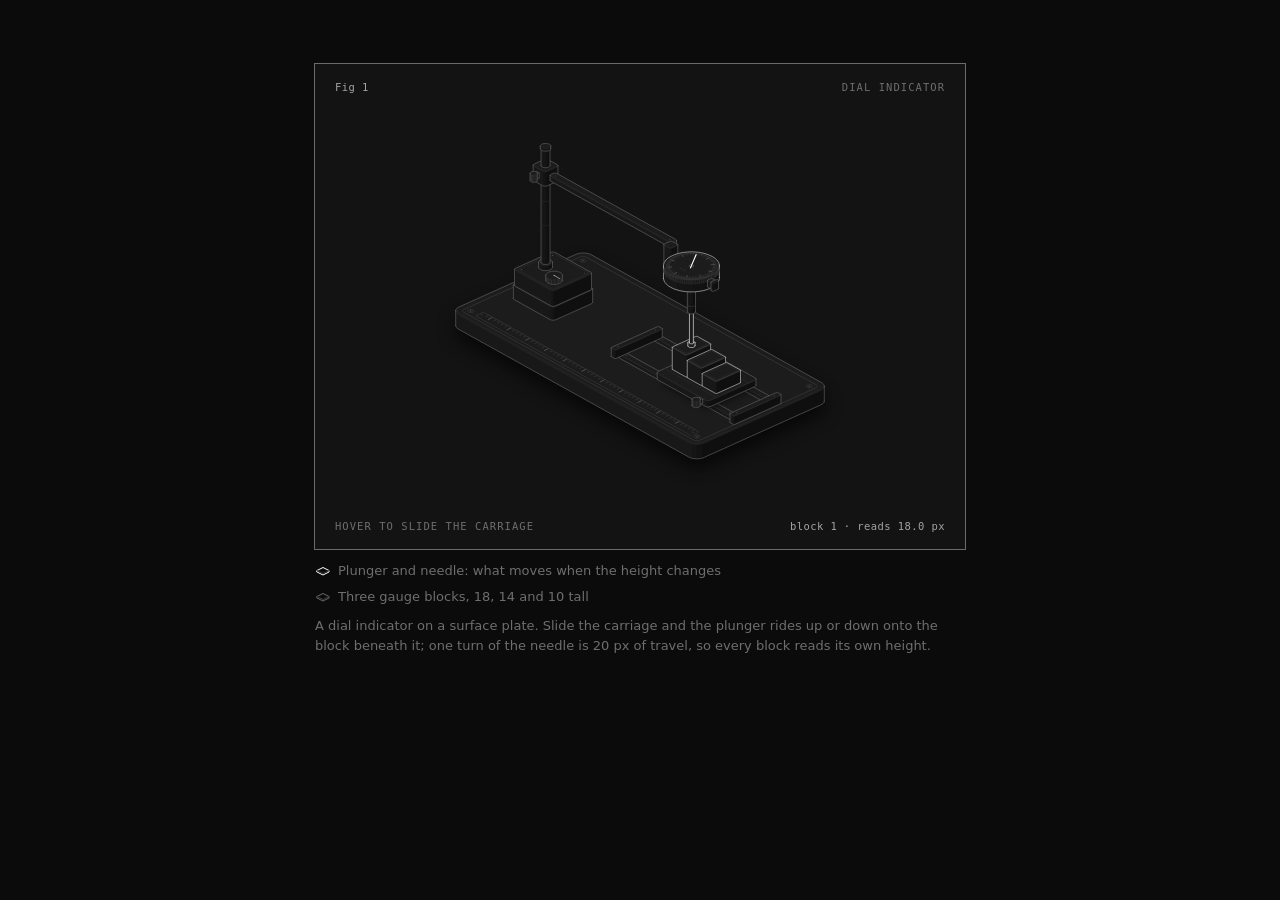
<file: .claude/skills/anatomy/examples/dial-indicator/dial-indicator.html>
<!doctype html><html lang="en"><head><meta charset="utf-8"><meta name="viewport" content="width=device-width, initial-scale=1"><title>Dial indicator</title><style>
.iso{
  --anatomy-page:#0b0b0b;--anatomy-card:#131313;--anatomy-text:#a3a3a3;--anatomy-strong:#e6e6e6;--anatomy-muted:#6e6e6e;
  --anatomy-paper:#131313;--anatomy-face:#1b1b1b;--anatomy-top:#1c1c1c;
  --anatomy-shade-0:#0f0f0f;--anatomy-shade-1:#121212;--anatomy-shade-2:#151515;--anatomy-shade-3:#181818;
  --anatomy-lit-top:#262626;--anatomy-lit-shade:#1d1d1d;
  --anatomy-hi:#d4d4d4;--anatomy-mid:#6a6a6a;--anatomy-lo:#3e3e3e;--anatomy-faint:#2a2a2a;--anatomy-lit:#ffffff;
  --anatomy-halo:#050505;--anatomy-halo-opacity:.9;--anatomy-dot:#e6e6e6;
  --anatomy-red:#ff6b6b;--anatomy-green:#6be0a0;--anatomy-blue:#6b9bff;
  --anatomy-weight:.6px;--anatomy-ease:cubic-bezier(.32,.72,0,1);
  --anatomy-mono:ui-monospace,"SF Mono",Menlo,Consolas,monospace;
  --anatomy-lift:inset 0 1px 0 0 #ffffff0a,inset 0 0 0 1px #ffffff06,0 0 0 1px #00000026,0 1px 1px -.5px #00000014,0 3px 3px -1.5px #00000014,0 6px 6px -3px #00000014,0 12px 12px -6px #00000014;
}
.iso[data-theme="light"]{
  --anatomy-page:#f2f2ef;--anatomy-card:#fbfbfa;--anatomy-text:#57575a;--anatomy-strong:#18181a;--anatomy-muted:#8c8c90;
  --anatomy-paper:#fbfbfa;--anatomy-face:#ffffff;--anatomy-top:#ffffff;
  --anatomy-shade-0:#dcdcd9;--anatomy-shade-1:#e5e5e2;--anatomy-shade-2:#ededea;--anatomy-shade-3:#f4f4f1;
  --anatomy-lit-top:#ffffff;--anatomy-lit-shade:#eeeeeb;
  --anatomy-hi:#26262a;--anatomy-mid:#8a8a8f;--anatomy-lo:#b4b4b8;--anatomy-faint:#d4d4d6;--anatomy-lit:#000000;
  --anatomy-halo:#8a8a80;--anatomy-halo-opacity:.32;--anatomy-dot:#3a3a3e;
  --anatomy-red:#e5484d;--anatomy-green:#30a46c;--anatomy-blue:#3e63dd;
  --anatomy-lift:inset 0 1px 0 0 #ffffff,0 0 0 1px #0000000f,0 1px 1px -.5px #0000000a,0 3px 3px -1.5px #0000000a,0 6px 6px -3px #0000000a,0 12px 12px -6px #0000000a;
}
.iso-svg{display:block;width:100%;height:auto;overflow:visible}
.iso-svg path,.iso-svg circle{vector-effect:non-scaling-stroke}
.iso-fill{fill:var(--anatomy-paper);stroke:none}
.iso-solid[data-lit]>.iso-fill{fill:var(--anatomy-face)}
.iso-shade,.iso-top{stroke:none}
.iso-shade[data-shade="0"]{fill:var(--anatomy-shade-0)}
.iso-shade[data-shade="1"]{fill:var(--anatomy-shade-1)}
.iso-shade[data-shade="2"]{fill:var(--anatomy-shade-2)}
.iso-shade[data-shade="3"]{fill:var(--anatomy-shade-3)}
.iso-top{fill:var(--anatomy-top)}
.iso-solid[data-lit]>.iso-top{fill:var(--anatomy-lit-top)}
.iso-solid[data-lit]>.iso-shade{fill:var(--anatomy-lit-shade)}
.iso-solid[data-seamless]>.iso-shade,.iso-solid[data-seamless]>.iso-top{stroke-width:.4;stroke-linejoin:round}
.iso-solid[data-seamless]>.iso-shade[data-shade="0"]{stroke:var(--anatomy-shade-0)}
.iso-solid[data-seamless]>.iso-shade[data-shade="1"]{stroke:var(--anatomy-shade-1)}
.iso-solid[data-seamless]>.iso-shade[data-shade="2"]{stroke:var(--anatomy-shade-2)}
.iso-solid[data-seamless]>.iso-shade[data-shade="3"]{stroke:var(--anatomy-shade-3)}
.iso-solid[data-seamless]>.iso-top{stroke:var(--anatomy-top)}
.iso-solid[data-seamless][data-lit]>.iso-top{stroke:var(--anatomy-lit-top)}
.iso-solid[data-seamless][data-lit]>.iso-shade{stroke:var(--anatomy-lit-shade)}
.iso-solid[data-lit]>.iso-edge{stroke:var(--anatomy-lit)}
.iso-halo{fill:var(--anatomy-halo);stroke:none;filter:blur(9px);opacity:var(--anatomy-halo-opacity);transform:translateY(3px)}
.iso-line{fill:none;stroke:var(--anatomy-lo);stroke-width:var(--anatomy-weight);stroke-linecap:round;stroke-linejoin:round}
.iso-line[data-tone="hi"]{stroke:var(--anatomy-hi)}
.iso-line[data-tone="mid"]{stroke:var(--anatomy-mid)}
.iso-line[data-tone="lo"]{stroke:var(--anatomy-lo)}
.iso-line[data-tone="faint"]{stroke:var(--anatomy-faint)}
.iso-line[data-tone="lit"]{stroke:var(--anatomy-lit)}
.iso-line[data-tone="red"]{stroke:var(--anatomy-red)}
.iso-line[data-tone="green"]{stroke:var(--anatomy-green)}
.iso-line[data-tone="blue"]{stroke:var(--anatomy-blue)}
.iso-line[data-dotted]{stroke-dasharray:.01 3.5;stroke-width:1}
.iso-line[data-dashed]{stroke-dasharray:3 3}
.iso-line[data-flow]{stroke-dasharray:2 6}
.iso-wire-end{fill:var(--anatomy-paper);stroke:var(--anatomy-lo);stroke-width:var(--anatomy-weight)}
.iso-wire[data-tone="hi"] .iso-wire-end{stroke:var(--anatomy-hi)}
.iso-wire[data-tone="mid"] .iso-wire-end{stroke:var(--anatomy-mid)}
.iso-wire[data-tone="faint"] .iso-wire-end{stroke:var(--anatomy-faint)}
.iso-wire[data-tone="lit"] .iso-wire-end{stroke:var(--anatomy-lit)}
.iso-dots circle{fill:var(--anatomy-dot);stroke:none;opacity:.32}
.iso-dots[data-tone="hi"] circle{opacity:.85}
.iso-dots[data-tone="mid"] circle{opacity:.45}
.iso-dots[data-tone="lo"] circle{opacity:.22}
.iso-dots[data-tone="faint"] circle{opacity:.12}
.iso-face-text{fill:var(--anatomy-mid);font-family:var(--anatomy-mono);letter-spacing:.04em}
.iso-face-text[data-tone="hi"]{fill:var(--anatomy-hi)}
.iso-face-text[data-tone="lo"]{fill:var(--anatomy-lo)}
.iso-face-text[data-tone="faint"]{fill:var(--anatomy-faint)}
.tb-body{fill:var(--anatomy-shade-2);stroke:none}
.tb-shine{fill:var(--anatomy-top);stroke:none}
.tb-shade{fill:var(--anatomy-shade-0);stroke:none}
.tb-ring{fill:none;stroke:var(--anatomy-lo);stroke-width:.45;stroke-linecap:butt;stroke-linejoin:round}
.tb-ring[data-tone="mid"]{stroke:var(--anatomy-mid)}
.tb-ring[data-tone="faint"]{stroke:var(--anatomy-faint)}
.tb-ring[data-tone="hi"]{stroke:var(--anatomy-hi)}
@keyframes iso-flow{to{stroke-dashoffset:-32}}
@keyframes iso-pulse{0%,100%{opacity:.18}12%{opacity:1}40%{opacity:.18}}
.iso-line[data-flow]{animation:iso-flow 1600ms linear infinite}
.iso-dots circle[data-pulse]{animation:iso-pulse 1600ms steps(1,end) infinite;animation-delay:var(--pulse-at,0ms)}
.iso-figure{margin:32px 0 36px}
.iso-plate{position:relative;padding:52px 24px;border-radius:0;background:var(--anatomy-card);box-shadow:0 0 0 1px var(--anatomy-mid);--anatomy-paper:var(--anatomy-card)}
.iso-plate-corners{position:absolute;inset:18px 20px;pointer-events:none}
.iso-plate-corner{position:absolute;color:var(--anatomy-muted);font-family:var(--anatomy-mono);font-size:10.5px;line-height:1;letter-spacing:.04em;white-space:nowrap}
.iso-plate-corner[data-corner="fig"]{top:0;left:0;color:var(--anatomy-text)}
.iso-plate-corner[data-corner="title"]{top:0;right:0;text-transform:uppercase;letter-spacing:.1em}
.iso-plate-corner[data-corner="hint"]{bottom:0;left:0;text-transform:uppercase;letter-spacing:.1em}
.iso-plate-corner[data-corner="readout"]{right:0;bottom:0;color:var(--anatomy-text);font-variant-numeric:tabular-nums}
.iso-plate .iso-svg{margin:0 auto}
.iso-legend{display:grid;gap:8px;margin-top:12px;color:var(--anatomy-muted);font-size:13px;line-height:1.55}
.iso-keys{display:flex;flex-wrap:wrap;gap:6px 18px}
.iso-key{display:inline-flex;align-items:center;gap:7px}
.iso-swatch{width:16px;height:10px;flex:none;overflow:visible}
.iso-swatch path{fill:none;stroke:var(--anatomy-hi);stroke-width:1;vector-effect:non-scaling-stroke;stroke-linejoin:round;stroke-linecap:round}
.iso-swatch[data-mark="raised"] path,.iso-swatch[data-mark="flat"] path{stroke:var(--anatomy-mid)}
.iso-swatch[data-mark="lit"] path{stroke:var(--anatomy-lit)}
.iso-swatch[data-mark="dim"] path{stroke:var(--anatomy-lo)}
.iso-swatch[data-mark="dotted"] path{stroke-dasharray:.01 3;stroke-width:1.4}
.iso-swatch[data-mark="dashed"] path{stroke-dasharray:3 2.5}
.iso-swatch[data-mark="red"] path{stroke:var(--anatomy-red)}
.iso-swatch[data-mark="green"] path{stroke:var(--anatomy-green)}
.iso-swatch[data-mark="blue"] path{stroke:var(--anatomy-blue)}
.iso-swatch-crease{stroke:var(--anatomy-lo)!important}
@media (max-width:560px){.iso-plate{padding:48px 12px 70px}.iso-plate-corner[data-corner="hint"]{bottom:18px}}
@media (prefers-reduced-motion:reduce){.iso-line[data-flow],.iso-dots circle[data-pulse]{animation:none}}

*{box-sizing:border-box}
html{color-scheme:dark}
body[data-theme="light"]{color-scheme:light}
body{margin:0;background:var(--anatomy-page);color:var(--anatomy-text);font:14px/1.6 ui-sans-serif,system-ui,-apple-system,"Segoe UI",sans-serif;-webkit-font-smoothing:antialiased}
.iso-page{width:min(650px,100% - 32px);margin:64px auto 96px}
</style></head><body class="iso" data-theme="dark"><main class="iso-page"><figure class="iso-figure"><div class="iso-plate"><div class="iso-plate-corners" aria-hidden="true"><span class="iso-plate-corner" data-corner="fig">Fig 1</span><span class="iso-plate-corner" data-corner="title">Dial indicator</span><span class="iso-plate-corner" data-corner="hint">Hover to slide the carriage</span><span class="iso-plate-corner" data-corner="readout" data-readout>block 1 · reads 18.0 px</span></div><div class="iso-stage" tabindex="0" role="slider" aria-label="Dial indicator: arrow keys move the carriage from block to block" aria-valuemin="0" aria-valuemax="18" aria-valuenow="18"><svg xmlns="http://www.w3.org/2000/svg" class="iso-svg" viewBox="0 0 600 380" role="img" aria-label="A dial indicator on a surface plate. A magnetic base holds a post and an arm; the arm carries a dial whose plunger rests on three gauge blocks, 18, 14 and 10 tall, on a carriage that slides along two rails. Wherever the carriage stops, the plunger rises to the block under it and the needle turns by the same amount."><path class="iso-halo" d="M116.3 200L116.6 199L117.3 197.9L118.5 197L119.9 196.2L235.9 144L237.6 143.3L239.6 142.9L241.7 142.6L243.9 142.6L246.1 142.7L248.1 143.1L250 143.7L251.6 144.4L480.9 271.7L482.2 272.6L483.1 273.6L483.6 274.7L483.7 275.8L483.7 290.2L483.4 291.3L482.7 292.3L481.5 293.3L480.1 294.1L364.1 346.3L362.4 346.9L360.4 347.4L358.3 347.6L356.1 347.7L353.9 347.5L351.9 347.2L350 346.6L348.4 345.9L119.1 218.5L117.8 217.7L116.9 216.7L116.4 215.6L116.3 214.5Z"/><g class="iso-solid"><path class="iso-fill" d="M232.1 174.7L232.3 173.7L232.9 172.6L233.9 171.6L235.4 170.8L237.1 170.2L239.1 169.8L241.3 169.6L243.5 169.6L245.6 169.9L247.5 170.5L249.1 171.2L250.4 172.1L251.2 173.1L251.6 174.2L251.6 176.1L251.5 177.2L250.9 178.2L249.9 179.2L248.4 180L246.6 180.6L244.6 181.1L242.5 181.2L240.3 181.2L238.2 180.9L236.3 180.4L234.6 179.6L233.4 178.8L232.5 177.7L232.1 176.7Z"/><path class="iso-shade" data-shade="0" d="M248.4 180L246.6 180.6L246.6 178.7L248.4 178.1ZM251.6 176.1L251.5 177.2L251.5 175.2L251.6 174.2ZM251.5 177.2L250.9 178.2L250.9 176.3L251.5 175.2ZM250.9 178.2L249.9 179.2L249.9 177.3L250.9 176.3ZM249.9 179.2L248.4 180L248.4 178.1L249.9 177.3Z"/><path class="iso-shade" data-shade="1" d="M246.6 180.6L244.6 181.1L244.6 179.1L246.6 178.7ZM244.6 181.1L242.5 181.2L242.5 179.3L244.6 179.1Z"/><path class="iso-shade" data-shade="2" d="M242.5 181.2L240.3 181.2L240.3 179.3L242.5 179.3ZM240.3 181.2L238.2 180.9L238.2 179L240.3 179.3ZM238.2 180.9L236.3 180.4L236.3 178.4L238.2 179Z"/><path class="iso-shade" data-shade="3" d="M236.3 180.4L234.6 179.6L234.6 177.7L236.3 178.4ZM234.6 179.6L233.4 178.8L233.4 176.8L234.6 177.7ZM233.4 178.8L232.5 177.7L232.5 175.8L233.4 176.8ZM232.5 177.7L232.1 176.7L232.1 174.7L232.5 175.8Z"/><path class="iso-top" d="M248.4 178.1L246.6 178.7L244.6 179.1L242.5 179.3L240.3 179.3L238.2 179L236.3 178.4L234.6 177.7L233.4 176.8L232.5 175.8L232.1 174.7L232.3 173.7L232.9 172.6L233.9 171.6L235.4 170.8L237.1 170.2L239.1 169.8L241.3 169.6L243.5 169.6L245.6 169.9L247.5 170.5L249.1 171.2L250.4 172.1L251.2 173.1L251.6 174.2L251.5 175.2L250.9 176.3L249.9 177.3Z"/><path class="iso-line iso-crease" data-tone="faint" d="M251.6 174.2L251.5 175.2L250.9 176.3L249.9 177.3L248.4 178.1L246.6 178.7L244.6 179.1L242.5 179.3L240.3 179.3L238.2 179L236.3 178.4L234.6 177.7L233.4 176.8L232.5 175.8L232.1 174.7"/><path class="iso-line iso-edge" data-tone="lo" d="M232.1 174.7L232.3 173.7L232.9 172.6L233.9 171.6L235.4 170.8L237.1 170.2L239.1 169.8L241.3 169.6L243.5 169.6L245.6 169.9L247.5 170.5L249.1 171.2L250.4 172.1L251.2 173.1L251.6 174.2M251.6 176.1L251.5 177.2L250.9 178.2L249.9 179.2L248.4 180L246.6 180.6L244.6 181.1L242.5 181.2L240.3 181.2L238.2 180.9L236.3 180.4L234.6 179.6L233.4 178.8L232.5 177.7L232.1 176.7M232.1 174.7L232.1 176.7M251.6 174.2L251.6 176.1"/></g><g class="iso-solid"><path class="iso-fill" d="M234.4 170.6L234.5 169.7L234.9 168.9L235.7 168.2L236.8 167.6L238.2 167.1L239.8 166.7L241.4 166.6L243.1 166.6L244.7 166.9L246.2 167.3L247.5 167.8L248.5 168.5L249.1 169.3L249.4 170.1L249.4 174.2L249.3 175.1L248.8 175.9L248 176.6L246.9 177.2L245.5 177.7L244 178.1L242.3 178.2L240.6 178.2L239 177.9L237.6 177.5L236.3 177L235.3 176.3L234.7 175.5L234.4 174.7Z"/><path class="iso-shade" data-shade="0" d="M246.9 177.2L245.5 177.7L245.5 173.6L246.9 173.1ZM249.4 174.2L249.3 175.1L249.3 171L249.4 170.1ZM249.3 175.1L248.8 175.9L248.8 171.8L249.3 171ZM248.8 175.9L248 176.6L248 172.5L248.8 171.8ZM248 176.6L246.9 177.2L246.9 173.1L248 172.5Z"/><path class="iso-shade" data-shade="1" d="M245.5 177.7L244 178.1L244 174L245.5 173.6ZM244 178.1L242.3 178.2L242.3 174.1L244 174Z"/><path class="iso-shade" data-shade="2" d="M242.3 178.2L240.6 178.2L240.6 174.1L242.3 174.1ZM240.6 178.2L239 177.9L239 173.8L240.6 174.1ZM239 177.9L237.6 177.5L237.6 173.4L239 173.8Z"/><path class="iso-shade" data-shade="3" d="M237.6 177.5L236.3 177L236.3 172.9L237.6 173.4ZM236.3 177L235.3 176.3L235.3 172.2L236.3 172.9ZM235.3 176.3L234.7 175.5L234.7 171.4L235.3 172.2ZM234.7 175.5L234.4 174.7L234.4 170.6L234.7 171.4Z"/><path class="iso-top" d="M246.9 173.1L245.5 173.6L244 174L242.3 174.1L240.6 174.1L239 173.8L237.6 173.4L236.3 172.9L235.3 172.2L234.7 171.4L234.4 170.6L234.5 169.7L234.9 168.9L235.7 168.2L236.8 167.6L238.2 167.1L239.8 166.7L241.4 166.6L243.1 166.6L244.7 166.9L246.2 167.3L247.5 167.8L248.5 168.5L249.1 169.3L249.4 170.1L249.3 171L248.8 171.8L248 172.5Z"/><path class="iso-line iso-crease" data-tone="faint" d="M249.4 170.1L249.3 171L248.8 171.8L248 172.5L246.9 173.1L245.5 173.6L244 174L242.3 174.1L240.6 174.1L239 173.8L237.6 173.4L236.3 172.9L235.3 172.2L234.7 171.4L234.4 170.6"/><path class="iso-line iso-edge" data-tone="mid" d="M234.4 170.6L234.5 169.7L234.9 168.9L235.7 168.2L236.8 167.6L238.2 167.1L239.8 166.7L241.4 166.6L243.1 166.6L244.7 166.9L246.2 167.3L247.5 167.8L248.5 168.5L249.1 169.3L249.4 170.1M249.4 174.2L249.3 175.1L248.8 175.9L248 176.6L246.9 177.2L245.5 177.7L244 178.1L242.3 178.2L240.6 178.2L239 177.9L237.6 177.5L236.3 177L235.3 176.3L234.7 175.5L234.4 174.7M234.4 170.6L234.4 174.7M249.4 170.1L249.4 174.2"/></g><g class="iso-solid"><path class="iso-fill" d="M145.2 213.9L145.3 212.8L145.9 211.7L147 210.8L148.4 210L150.2 209.3L152.2 208.9L154.3 208.7L156.5 208.8L158.6 209.1L160.5 209.6L162.2 210.3L163.4 211.2L164.3 212.2L164.7 213.3L164.7 215.2L164.5 216.3L163.9 217.4L162.9 218.3L161.5 219.1L159.7 219.8L157.7 220.2L155.5 220.4L153.3 220.3L151.2 220L149.3 219.5L147.7 218.8L146.4 217.9L145.6 216.9L145.2 215.8Z"/><path class="iso-shade" data-shade="0" d="M161.5 219.1L159.7 219.8L159.7 217.9L161.5 217.2ZM164.7 215.2L164.5 216.3L164.5 214.4L164.7 213.3ZM164.5 216.3L163.9 217.4L163.9 215.4L164.5 214.4ZM163.9 217.4L162.9 218.3L162.9 216.4L163.9 215.4ZM162.9 218.3L161.5 219.1L161.5 217.2L162.9 216.4Z"/><path class="iso-shade" data-shade="1" d="M159.7 219.8L157.7 220.2L157.7 218.3L159.7 217.9ZM157.7 220.2L155.5 220.4L155.5 218.5L157.7 218.3Z"/><path class="iso-shade" data-shade="2" d="M155.5 220.4L153.3 220.3L153.3 218.4L155.5 218.5ZM153.3 220.3L151.2 220L151.2 218.1L153.3 218.4ZM151.2 220L149.3 219.5L149.3 217.6L151.2 218.1Z"/><path class="iso-shade" data-shade="3" d="M149.3 219.5L147.7 218.8L147.7 216.9L149.3 217.6ZM147.7 218.8L146.4 217.9L146.4 216L147.7 216.9ZM146.4 217.9L145.6 216.9L145.6 215L146.4 216ZM145.6 216.9L145.2 215.8L145.2 213.9L145.6 215Z"/><path class="iso-top" d="M161.5 217.2L159.7 217.9L157.7 218.3L155.5 218.5L153.3 218.4L151.2 218.1L149.3 217.6L147.7 216.9L146.4 216L145.6 215L145.2 213.9L145.3 212.8L145.9 211.7L147 210.8L148.4 210L150.2 209.3L152.2 208.9L154.3 208.7L156.5 208.8L158.6 209.1L160.5 209.6L162.2 210.3L163.4 211.2L164.3 212.2L164.7 213.3L164.5 214.4L163.9 215.4L162.9 216.4Z"/><path class="iso-line iso-crease" data-tone="faint" d="M164.7 213.3L164.5 214.4L163.9 215.4L162.9 216.4L161.5 217.2L159.7 217.9L157.7 218.3L155.5 218.5L153.3 218.4L151.2 218.1L149.3 217.6L147.7 216.9L146.4 216L145.6 215L145.2 213.9"/><path class="iso-line iso-edge" data-tone="lo" d="M145.2 213.9L145.3 212.8L145.9 211.7L147 210.8L148.4 210L150.2 209.3L152.2 208.9L154.3 208.7L156.5 208.8L158.6 209.1L160.5 209.6L162.2 210.3L163.4 211.2L164.3 212.2L164.7 213.3M164.7 215.2L164.5 216.3L163.9 217.4L162.9 218.3L161.5 219.1L159.7 219.8L157.7 220.2L155.5 220.4L153.3 220.3L151.2 220L149.3 219.5L147.7 218.8L146.4 217.9L145.6 216.9L145.2 215.8M145.2 213.9L145.2 215.8M164.7 213.3L164.7 215.2"/></g><g class="iso-solid"><path class="iso-fill" d="M147.4 209.7L147.5 208.9L148 208.1L148.8 207.3L149.9 206.7L151.3 206.2L152.8 205.9L154.5 205.7L156.2 205.8L157.8 206L159.3 206.4L160.5 207L161.5 207.7L162.1 208.4L162.4 209.3L162.4 213.4L162.3 214.2L161.9 215L161.1 215.8L160 216.4L158.6 216.9L157 217.2L155.4 217.4L153.7 217.3L152.1 217.1L150.6 216.7L149.3 216.1L148.4 215.4L147.7 214.7L147.4 213.8Z"/><path class="iso-shade" data-shade="0" d="M160 216.4L158.6 216.9L158.6 212.8L160 212.3ZM162.4 213.4L162.3 214.2L162.3 210.1L162.4 209.3ZM162.3 214.2L161.9 215L161.9 210.9L162.3 210.1ZM161.9 215L161.1 215.8L161.1 211.7L161.9 210.9ZM161.1 215.8L160 216.4L160 212.3L161.1 211.7Z"/><path class="iso-shade" data-shade="1" d="M158.6 216.9L157 217.2L157 213.1L158.6 212.8ZM157 217.2L155.4 217.4L155.4 213.2L157 213.1Z"/><path class="iso-shade" data-shade="2" d="M155.4 217.4L153.7 217.3L153.7 213.2L155.4 213.2ZM153.7 217.3L152.1 217.1L152.1 213L153.7 213.2ZM152.1 217.1L150.6 216.7L150.6 212.6L152.1 213Z"/><path class="iso-shade" data-shade="3" d="M150.6 216.7L149.3 216.1L149.3 212L150.6 212.6ZM149.3 216.1L148.4 215.4L148.4 211.3L149.3 212ZM148.4 215.4L147.7 214.7L147.7 210.5L148.4 211.3ZM147.7 214.7L147.4 213.8L147.4 209.7L147.7 210.5Z"/><path class="iso-top" d="M160 212.3L158.6 212.8L157 213.1L155.4 213.2L153.7 213.2L152.1 213L150.6 212.6L149.3 212L148.4 211.3L147.7 210.5L147.4 209.7L147.5 208.9L148 208.1L148.8 207.3L149.9 206.7L151.3 206.2L152.8 205.9L154.5 205.7L156.2 205.8L157.8 206L159.3 206.4L160.5 207L161.5 207.7L162.1 208.4L162.4 209.3L162.3 210.1L161.9 210.9L161.1 211.7Z"/><path class="iso-line iso-crease" data-tone="faint" d="M162.4 209.3L162.3 210.1L161.9 210.9L161.1 211.7L160 212.3L158.6 212.8L157 213.1L155.4 213.2L153.7 213.2L152.1 213L150.6 212.6L149.3 212L148.4 211.3L147.7 210.5L147.4 209.7"/><path class="iso-line iso-edge" data-tone="mid" d="M147.4 209.7L147.5 208.9L148 208.1L148.8 207.3L149.9 206.7L151.3 206.2L152.8 205.9L154.5 205.7L156.2 205.8L157.8 206L159.3 206.4L160.5 207L161.5 207.7L162.1 208.4L162.4 209.3M162.4 213.4L162.3 214.2L161.9 215L161.1 215.8L160 216.4L158.6 216.9L157 217.2L155.4 217.4L153.7 217.3L152.1 217.1L150.6 216.7L149.3 216.1L148.4 215.4L147.7 214.7L147.4 213.8M147.4 209.7L147.4 213.8M162.4 209.3L162.4 213.4"/></g><g class="iso-solid"><path class="iso-fill" d="M435.3 287.6L435.5 286.5L436.1 285.4L437.1 284.5L438.5 283.7L440.3 283L442.3 282.6L444.5 282.4L446.7 282.5L448.8 282.8L450.7 283.3L452.3 284L453.6 284.9L454.4 285.9L454.8 287L454.8 288.9L454.7 290L454.1 291.1L453 292L451.6 292.8L449.8 293.5L447.8 293.9L445.7 294.1L443.5 294L441.4 293.7L439.5 293.2L437.8 292.5L436.6 291.6L435.7 290.6L435.3 289.5Z"/><path class="iso-shade" data-shade="0" d="M451.6 292.8L449.8 293.5L449.8 291.5L451.6 290.9ZM454.8 288.9L454.7 290L454.7 288.1L454.8 287ZM454.7 290L454.1 291.1L454.1 289.1L454.7 288.1ZM454.1 291.1L453 292L453 290.1L454.1 289.1ZM453 292L451.6 292.8L451.6 290.9L453 290.1Z"/><path class="iso-shade" data-shade="1" d="M449.8 293.5L447.8 293.9L447.8 292L449.8 291.5ZM447.8 293.9L445.7 294.1L445.7 292.1L447.8 292Z"/><path class="iso-shade" data-shade="2" d="M445.7 294.1L443.5 294L443.5 292.1L445.7 292.1ZM443.5 294L441.4 293.7L441.4 291.8L443.5 292.1ZM441.4 293.7L439.5 293.2L439.5 291.3L441.4 291.8Z"/><path class="iso-shade" data-shade="3" d="M439.5 293.2L437.8 292.5L437.8 290.5L439.5 291.3ZM437.8 292.5L436.6 291.6L436.6 289.7L437.8 290.5ZM436.6 291.6L435.7 290.6L435.7 288.7L436.6 289.7ZM435.7 290.6L435.3 289.5L435.3 287.6L435.7 288.7Z"/><path class="iso-top" d="M451.6 290.9L449.8 291.5L447.8 292L445.7 292.1L443.5 292.1L441.4 291.8L439.5 291.3L437.8 290.5L436.6 289.7L435.7 288.7L435.3 287.6L435.5 286.5L436.1 285.4L437.1 284.5L438.5 283.7L440.3 283L442.3 282.6L444.5 282.4L446.7 282.5L448.8 282.8L450.7 283.3L452.3 284L453.6 284.9L454.4 285.9L454.8 287L454.7 288.1L454.1 289.1L453 290.1Z"/><path class="iso-line iso-crease" data-tone="faint" d="M454.8 287L454.7 288.1L454.1 289.1L453 290.1L451.6 290.9L449.8 291.5L447.8 292L445.7 292.1L443.5 292.1L441.4 291.8L439.5 291.3L437.8 290.5L436.6 289.7L435.7 288.7L435.3 287.6"/><path class="iso-line iso-edge" data-tone="lo" d="M435.3 287.6L435.5 286.5L436.1 285.4L437.1 284.5L438.5 283.7L440.3 283L442.3 282.6L444.5 282.4L446.7 282.5L448.8 282.8L450.7 283.3L452.3 284L453.6 284.9L454.4 285.9L454.8 287M454.8 288.9L454.7 290L454.1 291.1L453 292L451.6 292.8L449.8 293.5L447.8 293.9L445.7 294.1L443.5 294L441.4 293.7L439.5 293.2L437.8 292.5L436.6 291.6L435.7 290.6L435.3 289.5M435.3 287.6L435.3 289.5M454.8 287L454.8 288.9"/></g><g class="iso-solid"><path class="iso-fill" d="M437.6 283.4L437.7 282.6L438.1 281.8L438.9 281L440 280.4L441.4 279.9L443 279.6L444.6 279.4L446.3 279.5L447.9 279.7L449.4 280.1L450.7 280.7L451.6 281.4L452.3 282.1L452.6 283L452.6 287.1L452.5 287.9L452 288.7L451.2 289.4L450.1 290.1L448.7 290.6L447.2 290.9L445.5 291L443.8 291L442.2 290.8L440.7 290.4L439.5 289.8L438.5 289.1L437.9 288.3L437.6 287.5Z"/><path class="iso-shade" data-shade="0" d="M450.1 290.1L448.7 290.6L448.7 286.5L450.1 286ZM452.6 287.1L452.5 287.9L452.5 283.8L452.6 283ZM452.5 287.9L452 288.7L452 284.6L452.5 283.8ZM452 288.7L451.2 289.4L451.2 285.3L452 284.6ZM451.2 289.4L450.1 290.1L450.1 286L451.2 285.3Z"/><path class="iso-shade" data-shade="1" d="M448.7 290.6L447.2 290.9L447.2 286.8L448.7 286.5ZM447.2 290.9L445.5 291L445.5 286.9L447.2 286.8Z"/><path class="iso-shade" data-shade="2" d="M445.5 291L443.8 291L443.8 286.9L445.5 286.9ZM443.8 291L442.2 290.8L442.2 286.7L443.8 286.9ZM442.2 290.8L440.7 290.4L440.7 286.3L442.2 286.7Z"/><path class="iso-shade" data-shade="3" d="M440.7 290.4L439.5 289.8L439.5 285.7L440.7 286.3ZM439.5 289.8L438.5 289.1L438.5 285L439.5 285.7ZM438.5 289.1L437.9 288.3L437.9 284.2L438.5 285ZM437.9 288.3L437.6 287.5L437.6 283.4L437.9 284.2Z"/><path class="iso-top" d="M450.1 286L448.7 286.5L447.2 286.8L445.5 286.9L443.8 286.9L442.2 286.7L440.7 286.3L439.5 285.7L438.5 285L437.9 284.2L437.6 283.4L437.7 282.6L438.1 281.8L438.9 281L440 280.4L441.4 279.9L443 279.6L444.6 279.4L446.3 279.5L447.9 279.7L449.4 280.1L450.7 280.7L451.6 281.4L452.3 282.1L452.6 283L452.5 283.8L452 284.6L451.2 285.3Z"/><path class="iso-line iso-crease" data-tone="faint" d="M452.6 283L452.5 283.8L452 284.6L451.2 285.3L450.1 286L448.7 286.5L447.2 286.8L445.5 286.9L443.8 286.9L442.2 286.7L440.7 286.3L439.5 285.7L438.5 285L437.9 284.2L437.6 283.4"/><path class="iso-line iso-edge" data-tone="mid" d="M437.6 283.4L437.7 282.6L438.1 281.8L438.9 281L440 280.4L441.4 279.9L443 279.6L444.6 279.4L446.3 279.5L447.9 279.7L449.4 280.1L450.7 280.7L451.6 281.4L452.3 282.1L452.6 283M452.6 287.1L452.5 287.9L452 288.7L451.2 289.4L450.1 290.1L448.7 290.6L447.2 290.9L445.5 291L443.8 291L442.2 290.8L440.7 290.4L439.5 289.8L438.5 289.1L437.9 288.3L437.6 287.5M437.6 283.4L437.6 287.5M452.6 283L452.6 287.1"/></g><g class="iso-solid"><path class="iso-fill" d="M348.4 326.7L348.5 325.6L349.1 324.6L350.1 323.6L351.6 322.8L353.4 322.2L355.4 321.8L357.5 321.6L359.7 321.6L361.8 321.9L363.7 322.4L365.4 323.2L366.6 324.1L367.5 325.1L367.9 326.1L367.9 328.1L367.7 329.2L367.1 330.2L366.1 331.2L364.6 332L362.9 332.6L360.9 333L358.7 333.2L356.5 333.2L354.4 332.9L352.5 332.3L350.9 331.6L349.6 330.7L348.8 329.7L348.4 328.7Z"/><path class="iso-shade" data-shade="0" d="M364.6 332L362.9 332.6L362.9 330.7L364.6 330.1ZM367.9 328.1L367.7 329.2L367.7 327.2L367.9 326.1ZM367.7 329.2L367.1 330.2L367.1 328.3L367.7 327.2ZM367.1 330.2L366.1 331.2L366.1 329.2L367.1 328.3ZM366.1 331.2L364.6 332L364.6 330.1L366.1 329.2Z"/><path class="iso-shade" data-shade="1" d="M362.9 332.6L360.9 333L360.9 331.1L362.9 330.7ZM360.9 333L358.7 333.2L358.7 331.3L360.9 331.1Z"/><path class="iso-shade" data-shade="2" d="M358.7 333.2L356.5 333.2L356.5 331.2L358.7 331.3ZM356.5 333.2L354.4 332.9L354.4 330.9L356.5 331.2ZM354.4 332.9L352.5 332.3L352.5 330.4L354.4 330.9Z"/><path class="iso-shade" data-shade="3" d="M352.5 332.3L350.9 331.6L350.9 329.7L352.5 330.4ZM350.9 331.6L349.6 330.7L349.6 328.8L350.9 329.7ZM349.6 330.7L348.8 329.7L348.8 327.8L349.6 328.8ZM348.8 329.7L348.4 328.7L348.4 326.7L348.8 327.8Z"/><path class="iso-top" d="M364.6 330.1L362.9 330.7L360.9 331.1L358.7 331.3L356.5 331.2L354.4 330.9L352.5 330.4L350.9 329.7L349.6 328.8L348.8 327.8L348.4 326.7L348.5 325.6L349.1 324.6L350.1 323.6L351.6 322.8L353.4 322.2L355.4 321.8L357.5 321.6L359.7 321.6L361.8 321.9L363.7 322.4L365.4 323.2L366.6 324.1L367.5 325.1L367.9 326.1L367.7 327.2L367.1 328.3L366.1 329.2Z"/><path class="iso-line iso-crease" data-tone="faint" d="M367.9 326.1L367.7 327.2L367.1 328.3L366.1 329.2L364.6 330.1L362.9 330.7L360.9 331.1L358.7 331.3L356.5 331.2L354.4 330.9L352.5 330.4L350.9 329.7L349.6 328.8L348.8 327.8L348.4 326.7"/><path class="iso-line iso-edge" data-tone="lo" d="M348.4 326.7L348.5 325.6L349.1 324.6L350.1 323.6L351.6 322.8L353.4 322.2L355.4 321.8L357.5 321.6L359.7 321.6L361.8 321.9L363.7 322.4L365.4 323.2L366.6 324.1L367.5 325.1L367.9 326.1M367.9 328.1L367.7 329.2L367.1 330.2L366.1 331.2L364.6 332L362.9 332.6L360.9 333L358.7 333.2L356.5 333.2L354.4 332.9L352.5 332.3L350.9 331.6L349.6 330.7L348.8 329.7L348.4 328.7M348.4 326.7L348.4 328.7M367.9 326.1L367.9 328.1"/></g><g class="iso-solid"><path class="iso-fill" d="M350.6 322.6L350.7 321.7L351.2 320.9L352 320.2L353.1 319.5L354.5 319L356 318.7L357.7 318.6L359.4 318.6L361 318.8L362.4 319.3L363.7 319.8L364.7 320.5L365.3 321.3L365.6 322.1L365.6 326.2L365.5 327L365.1 327.9L364.3 328.6L363.2 329.2L361.8 329.7L360.2 330L358.6 330.2L356.9 330.1L355.3 329.9L353.8 329.5L352.5 328.9L351.5 328.3L350.9 327.5L350.6 326.7Z"/><path class="iso-shade" data-shade="0" d="M363.2 329.2L361.8 329.7L361.8 325.6L363.2 325.1ZM365.6 326.2L365.5 327L365.5 322.9L365.6 322.1ZM365.5 327L365.1 327.9L365.1 323.8L365.5 322.9ZM365.1 327.9L364.3 328.6L364.3 324.5L365.1 323.8ZM364.3 328.6L363.2 329.2L363.2 325.1L364.3 324.5Z"/><path class="iso-shade" data-shade="1" d="M361.8 329.7L360.2 330L360.2 325.9L361.8 325.6ZM360.2 330L358.6 330.2L358.6 326.1L360.2 325.9Z"/><path class="iso-shade" data-shade="2" d="M358.6 330.2L356.9 330.1L356.9 326L358.6 326.1ZM356.9 330.1L355.3 329.9L355.3 325.8L356.9 326ZM355.3 329.9L353.8 329.5L353.8 325.4L355.3 325.8Z"/><path class="iso-shade" data-shade="3" d="M353.8 329.5L352.5 328.9L352.5 324.8L353.8 325.4ZM352.5 328.9L351.5 328.3L351.5 324.2L352.5 324.8ZM351.5 328.3L350.9 327.5L350.9 323.4L351.5 324.2ZM350.9 327.5L350.6 326.7L350.6 322.6L350.9 323.4Z"/><path class="iso-top" d="M363.2 325.1L361.8 325.6L360.2 325.9L358.6 326.1L356.9 326L355.3 325.8L353.8 325.4L352.5 324.8L351.5 324.2L350.9 323.4L350.6 322.6L350.7 321.7L351.2 320.9L352 320.2L353.1 319.5L354.5 319L356 318.7L357.7 318.6L359.4 318.6L361 318.8L362.4 319.3L363.7 319.8L364.7 320.5L365.3 321.3L365.6 322.1L365.5 322.9L365.1 323.8L364.3 324.5Z"/><path class="iso-line iso-crease" data-tone="faint" d="M365.6 322.1L365.5 322.9L365.1 323.8L364.3 324.5L363.2 325.1L361.8 325.6L360.2 325.9L358.6 326.1L356.9 326L355.3 325.8L353.8 325.4L352.5 324.8L351.5 324.2L350.9 323.4L350.6 322.6"/><path class="iso-line iso-edge" data-tone="mid" d="M350.6 322.6L350.7 321.7L351.2 320.9L352 320.2L353.1 319.5L354.5 319L356 318.7L357.7 318.6L359.4 318.6L361 318.8L362.4 319.3L363.7 319.8L364.7 320.5L365.3 321.3L365.6 322.1M365.6 326.2L365.5 327L365.1 327.9L364.3 328.6L363.2 329.2L361.8 329.7L360.2 330L358.6 330.2L356.9 330.1L355.3 329.9L353.8 329.5L352.5 328.9L351.5 328.3L350.9 327.5L350.6 326.7M350.6 322.6L350.6 326.7M365.6 322.1L365.6 326.2"/></g><g class="iso-solid"><path class="iso-fill" d="M116.3 194L116.6 192.9L117.3 191.9L118.5 191L119.9 190.2L235.9 138L237.6 137.3L239.6 136.8L241.7 136.6L243.9 136.5L246.1 136.7L248.1 137.1L250 137.6L251.6 138.4L480.9 265.7L482.2 266.6L483.1 267.6L483.6 268.6L483.7 269.7L483.7 284.2L483.4 285.3L482.7 286.3L481.5 287.2L480.1 288L364.1 340.2L362.4 340.9L360.4 341.4L358.3 341.6L356.1 341.7L353.9 341.5L351.9 341.1L350 340.6L348.4 339.8L119.1 212.5L117.8 211.6L116.9 210.6L116.4 209.6L116.3 208.5Z"/><path class="iso-shade" data-shade="0" d="M483.7 284.2L483.4 285.3L483.4 270.8L483.7 269.7ZM483.4 285.3L482.7 286.3L482.7 271.8L483.4 270.8ZM482.7 286.3L481.5 287.2L481.5 272.8L482.7 271.8ZM481.5 287.2L480.1 288L480.1 273.6L481.5 272.8ZM480.1 288L364.1 340.2L364.1 325.8L480.1 273.6ZM364.1 340.2L362.4 340.9L362.4 326.4L364.1 325.8Z"/><path class="iso-shade" data-shade="1" d="M362.4 340.9L360.4 341.4L360.4 326.9L362.4 326.4ZM360.4 341.4L358.3 341.6L358.3 327.1L360.4 326.9ZM358.3 341.6L356.1 341.7L356.1 327.2L358.3 327.1Z"/><path class="iso-shade" data-shade="2" d="M356.1 341.7L353.9 341.5L353.9 327L356.1 327.2ZM353.9 341.5L351.9 341.1L351.9 326.7L353.9 327Z"/><path class="iso-shade" data-shade="3" d="M351.9 341.1L350 340.6L350 326.1L351.9 326.7ZM350 340.6L348.4 339.8L348.4 325.4L350 326.1ZM348.4 339.8L119.1 212.5L119.1 198L348.4 325.4ZM119.1 212.5L117.8 211.6L117.8 197.1L119.1 198ZM117.8 211.6L116.9 210.6L116.9 196.2L117.8 197.1ZM116.9 210.6L116.4 209.6L116.4 195.1L116.9 196.2ZM116.4 209.6L116.3 208.5L116.3 194L116.4 195.1Z"/><path class="iso-top" d="M480.9 265.7L482.2 266.6L483.1 267.6L483.6 268.6L483.7 269.7L483.4 270.8L482.7 271.8L481.5 272.8L480.1 273.6L364.1 325.8L362.4 326.4L360.4 326.9L358.3 327.1L356.1 327.2L353.9 327L351.9 326.7L350 326.1L348.4 325.4L119.1 198L117.8 197.1L116.9 196.2L116.4 195.1L116.3 194L116.6 192.9L117.3 191.9L118.5 191L119.9 190.2L235.9 138L237.6 137.3L239.6 136.8L241.7 136.6L243.9 136.5L246.1 136.7L248.1 137.1L250 137.6L251.6 138.4Z"/><path class="iso-line iso-crease" data-tone="faint" d="M483.7 269.7L483.4 270.8L482.7 271.8L481.5 272.8L480.1 273.6L364.1 325.8L362.4 326.4L360.4 326.9L358.3 327.1L356.1 327.2L353.9 327L351.9 326.7L350 326.1L348.4 325.4L119.1 198L117.8 197.1L116.9 196.2L116.4 195.1L116.3 194"/><path class="iso-line iso-bevel" data-tone="faint" d="M483.7 269.7L481.3 270.5L480.7 271.3L479.8 272.1L478.5 272.8L362.7 324.9L361.2 325.5L359.7 325.8L358 326L356.2 326.1L354.5 325.9L352.8 325.6L351.3 325.2L350 324.6L120.8 197.3L119.7 196.6L119 195.8L118.6 194.9L116.3 194"/><path class="iso-line iso-edge" data-tone="mid" d="M116.3 194L116.6 192.9L117.3 191.9L118.5 191L119.9 190.2L235.9 138L237.6 137.3L239.6 136.8L241.7 136.6L243.9 136.5L246.1 136.7L248.1 137.1L250 137.6L251.6 138.4L480.9 265.7L482.2 266.6L483.1 267.6L483.6 268.6L483.7 269.7M483.7 284.2L483.4 285.3L482.7 286.3L481.5 287.2L480.1 288L364.1 340.2L362.4 340.9L360.4 341.4L358.3 341.6L356.1 341.7L353.9 341.5L351.9 341.1L350 340.6L348.4 339.8L119.1 212.5L117.8 211.6L116.9 210.6L116.4 209.6L116.3 208.5M483.7 269.7L483.7 284.2M116.3 194L116.3 208.5"/></g><path class="iso-line" data-tone="lo" d="M475.7 268L476.2 268.4L476.6 268.7L476.8 269.1L476.8 269.5L476.7 269.9L476.4 270.3L476 270.7L475.4 271L359.5 323.2L358.8 323.4L358.1 323.6L357.3 323.7L356.5 323.7L355.6 323.6L354.9 323.5L354.2 323.3L353.6 323L124.3 195.7L123.8 195.4L123.4 195L123.2 194.6L123.2 194.2L123.3 193.8L123.6 193.4L124 193L124.6 192.7L240.5 140.5L241.2 140.3L241.9 140.1L242.7 140L243.5 140L244.4 140.1L245.1 140.2L245.8 140.4L246.4 140.7Z"/><path class="iso-line" data-tone="lo" d="M245.2 145.2L244.1 145.5L243 145.6L241.8 145.5L240.8 145.1L240.2 144.6L240.1 144L240.4 143.4L241.1 142.9L242.1 142.6L243.3 142.5L244.4 142.7L245.4 143L246 143.6L246.2 144.1L245.9 144.7ZM470.7 270.5L469.7 270.8L468.5 270.9L467.4 270.7L466.4 270.3L465.8 269.8L465.6 269.2L465.9 268.7L466.6 268.2L467.7 267.9L468.8 267.8L470 267.9L471 268.3L471.6 268.8L471.7 269.4L471.4 270ZM133.4 195.5L132.3 195.8L131.2 195.9L130 195.8L129 195.4L128.4 194.9L128.3 194.3L128.6 193.7L129.3 193.3L130.3 193L131.5 192.9L132.6 193L133.6 193.4L134.2 193.9L134.4 194.5L134.1 195.1ZM358.9 320.8L357.9 321.1L356.7 321.2L355.6 321L354.6 320.7L354 320.2L353.8 319.6L354.1 319L354.8 318.5L355.9 318.2L357 318.1L358.2 318.3L359.2 318.6L359.8 319.1L359.9 319.7L359.6 320.3Z"/><g class="iso-dots" data-tone="mid"><circle cx="243.1" cy="144.1" r="0.5"/><circle cx="468.7" cy="269.3" r="0.5"/><circle cx="131.3" cy="194.4" r="0.5"/><circle cx="356.9" cy="319.7" r="0.5"/></g><g class="iso-solid"><path class="iso-fill" d="M137.3 198.9L137.3 198.6L137.7 198.3L142.9 196L143.6 195.8L144.3 195.8L144.9 196L357.4 314L357.7 314.3L357.7 315.1L357.7 315.4L357.3 315.7L352.1 318.1L351.5 318.2L350.8 318.2L350.2 318L137.6 200L137.3 199.7Z"/><path class="iso-shade" data-shade="0" d="M357.7 315.1L357.7 315.4L357.7 314.7L357.7 314.3ZM357.7 315.4L357.3 315.7L357.3 315L357.7 314.7ZM357.3 315.7L352.1 318.1L352.1 317.3L357.3 315Z"/><path class="iso-shade" data-shade="1" d="M352.1 318.1L351.5 318.2L351.5 317.5L352.1 317.3Z"/><path class="iso-shade" data-shade="2" d="M351.5 318.2L350.8 318.2L350.8 317.5L351.5 317.5Z"/><path class="iso-shade" data-shade="3" d="M350.8 318.2L350.2 318L350.2 317.3L350.8 317.5ZM350.2 318L137.6 200L137.6 199.3L350.2 317.3ZM137.6 200L137.3 199.7L137.3 198.9L137.6 199.3Z"/><path class="iso-top" d="M357.4 314L357.7 314.3L357.7 314.7L357.3 315L352.1 317.3L351.5 317.5L350.8 317.5L350.2 317.3L137.6 199.3L137.3 198.9L137.3 198.6L137.7 198.3L142.9 196L143.6 195.8L144.3 195.8L144.9 196Z"/><path class="iso-line iso-edge" data-tone="lo" d="M137.3 198.9L137.3 198.6L137.7 198.3L142.9 196L143.6 195.8L144.3 195.8L144.9 196L357.4 314L357.7 314.3M357.7 315.1L357.7 315.4L357.3 315.7L352.1 318.1L351.5 318.2L350.8 318.2L350.2 318L137.6 200L137.3 199.7M357.7 314.3L357.7 315.1M137.3 198.9L137.3 199.7"/></g><path class="iso-line" data-tone="lo" d="M148.7 199L146.6 199.9M156.2 203.1L154.1 204M159.9 205.2L157.8 206.1M163.6 207.2L161.6 208.2M167.4 209.3L165.3 210.2M174.8 213.5L172.7 214.4M178.5 215.5L176.5 216.5M182.3 217.6L180.2 218.5M186 219.7L183.9 220.6M193.5 223.8L191.4 224.7M197.2 225.9L195.1 226.8M200.9 228L198.8 228.9M204.6 230L202.6 231M212.1 234.2L210 235.1M215.8 236.2L213.8 237.2M219.6 238.3L217.5 239.2M223.3 240.4L221.2 241.3M230.7 244.5L228.7 245.4M234.5 246.6L232.4 247.5M238.2 248.7L236.1 249.6M241.9 250.7L239.9 251.7M249.4 254.9L247.3 255.8M253.1 256.9L251 257.9M256.8 259L254.8 259.9M260.6 261.1L258.5 262M268 265.2L266 266.1M271.8 267.3L269.7 268.2M275.5 269.4L273.4 270.3M279.2 271.4L277.1 272.4M286.7 275.6L284.6 276.5M290.4 277.6L288.3 278.6M294.1 279.7L292 280.6M297.8 281.8L295.8 282.7M305.3 285.9L303.2 286.9M309 288L307 288.9M312.8 290.1L310.7 291M316.5 292.1L314.4 293.1M323.9 296.3L321.9 297.2M327.7 298.3L325.6 299.3M331.4 300.4L329.3 301.3M335.1 302.5L333.1 303.4M342.6 306.6L340.5 307.6M346.3 308.7L344.2 309.6M350 310.8L348 311.7M353.8 312.8L351.7 313.8"/><path class="iso-line" data-tone="mid" d="M152.4 201L148.7 202.7M171.1 211.4L167.4 213.1M189.7 221.7L186 223.4M208.4 232.1L204.6 233.8M227 242.4L223.3 244.1M245.7 252.8L241.9 254.5M264.3 263.1L260.6 264.8M282.9 273.5L279.2 275.2M301.6 283.8L297.8 285.5M320.2 294.2L316.5 295.9M338.9 304.6L335.1 306.2"/><g class="iso-dots" data-tone="mid"><circle cx="142.2" cy="198.2" r="0.45"/><circle cx="352.8" cy="315.1" r="0.45"/></g><g class="iso-solid"><path class="iso-fill" d="M315.2 220.9L315.2 220.6L315.6 220.3L318.7 218.9L319.4 218.7L320.1 218.7L320.7 218.9L432.6 281L432.9 281.4L432.9 285L432.8 285.3L432.4 285.6L429.3 287L428.7 287.2L428 287.2L427.4 287L315.5 224.9L315.2 224.6Z"/><path class="iso-shade" data-shade="0" d="M432.9 285L432.8 285.3L432.8 281.7L432.9 281.4ZM432.8 285.3L432.4 285.6L432.4 282L432.8 281.7ZM432.4 285.6L429.3 287L429.3 283.4L432.4 282Z"/><path class="iso-shade" data-shade="1" d="M429.3 287L428.7 287.2L428.7 283.6L429.3 283.4Z"/><path class="iso-shade" data-shade="2" d="M428.7 287.2L428 287.2L428 283.6L428.7 283.6Z"/><path class="iso-shade" data-shade="3" d="M428 287.2L427.4 287L427.4 283.4L428 283.6ZM427.4 287L315.5 224.9L315.5 221.3L427.4 283.4ZM315.5 224.9L315.2 224.6L315.2 220.9L315.5 221.3Z"/><path class="iso-top" d="M432.6 281L432.9 281.4L432.8 281.7L432.4 282L429.3 283.4L428.7 283.6L428 283.6L427.4 283.4L315.5 221.3L315.2 220.9L315.2 220.6L315.6 220.3L318.7 218.9L319.4 218.7L320.1 218.7L320.7 218.9Z"/><path class="iso-line iso-crease" data-tone="faint" d="M432.9 281.4L432.8 281.7L432.4 282L429.3 283.4L428.7 283.6L428 283.6L427.4 283.4L315.5 221.3L315.2 220.9"/><path class="iso-line iso-bevel" data-tone="faint" d="M432.9 281.4L432.3 281.6L432 281.8L429 283.2L428.6 283.3L428.2 283.3L427.7 283.2L316 221.1L315.2 220.9"/><path class="iso-line iso-edge" data-tone="mid" d="M315.2 220.9L315.2 220.6L315.6 220.3L318.7 218.9L319.4 218.7L320.1 218.7L320.7 218.9L432.6 281L432.9 281.4M432.9 285L432.8 285.3L432.4 285.6L429.3 287L428.7 287.2L428 287.2L427.4 287L315.5 224.9L315.2 224.6M432.9 281.4L432.9 285M315.2 220.9L315.2 224.6"/></g><g class="iso-dots" data-tone="mid"><circle cx="322.8" cy="222.7" r="0.4"/><circle cx="425.3" cy="279.6" r="0.4"/></g><g class="iso-solid"><path class="iso-fill" d="M279 237.2L279 236.9L279.4 236.6L282.5 235.2L283.1 235L283.9 235L284.5 235.2L396.3 297.3L396.6 297.7L396.6 301.3L396.6 301.6L396.2 301.9L393.1 303.3L392.5 303.5L391.7 303.5L391.1 303.3L279.3 241.2L279 240.9Z"/><path class="iso-shade" data-shade="0" d="M396.6 301.3L396.6 301.6L396.6 298L396.6 297.7ZM396.6 301.6L396.2 301.9L396.2 298.3L396.6 298ZM396.2 301.9L393.1 303.3L393.1 299.7L396.2 298.3Z"/><path class="iso-shade" data-shade="1" d="M393.1 303.3L392.5 303.5L392.5 299.9L393.1 299.7Z"/><path class="iso-shade" data-shade="2" d="M392.5 303.5L391.7 303.5L391.7 299.9L392.5 299.9Z"/><path class="iso-shade" data-shade="3" d="M391.7 303.5L391.1 303.3L391.1 299.7L391.7 299.9ZM391.1 303.3L279.3 241.2L279.3 237.6L391.1 299.7ZM279.3 241.2L279 240.9L279 237.2L279.3 237.6Z"/><path class="iso-top" d="M396.3 297.3L396.6 297.7L396.6 298L396.2 298.3L393.1 299.7L392.5 299.9L391.7 299.9L391.1 299.7L279.3 237.6L279 237.2L279 236.9L279.4 236.6L282.5 235.2L283.1 235L283.9 235L284.5 235.2Z"/><path class="iso-line iso-crease" data-tone="faint" d="M396.6 297.7L396.6 298L396.2 298.3L393.1 299.7L392.5 299.9L391.7 299.9L391.1 299.7L279.3 237.6L279 237.2"/><path class="iso-line iso-bevel" data-tone="faint" d="M396.6 297.7L396.1 297.9L395.8 298.1L392.8 299.5L392.4 299.6L391.9 299.6L391.5 299.5L279.8 237.4L279 237.2"/><path class="iso-line iso-edge" data-tone="mid" d="M279 237.2L279 236.9L279.4 236.6L282.5 235.2L283.1 235L283.9 235L284.5 235.2L396.3 297.3L396.6 297.7M396.6 301.3L396.6 301.6L396.2 301.9L393.1 303.3L392.5 303.5L391.7 303.5L391.1 303.3L279.3 241.2L279 240.9M396.6 297.7L396.6 301.3M279 237.2L279 240.9"/></g><g class="iso-dots" data-tone="mid"><circle cx="286.5" cy="239" r="0.4"/><circle cx="389.1" cy="295.9" r="0.4"/></g><g class="iso-solid"><path class="iso-fill" d="M271.3 231.3L271.4 230.8L271.8 230.5L317 210.2L317.7 210L318.6 210L319.3 210.2L321.8 211.6L322.2 211.9L322.2 220.4L322.1 220.8L321.6 221.2L276.5 241.5L275.7 241.7L274.9 241.7L274.1 241.4L271.7 240.1L271.3 239.7Z"/><path class="iso-shade" data-shade="0" d="M322.2 220.4L322.1 220.8L322.1 212.4L322.2 211.9ZM322.1 220.8L321.6 221.2L321.6 212.7L322.1 212.4ZM321.6 221.2L276.5 241.5L276.5 233.1L321.6 212.7Z"/><path class="iso-shade" data-shade="1" d="M276.5 241.5L275.7 241.7L275.7 233.3L276.5 233.1Z"/><path class="iso-shade" data-shade="2" d="M275.7 241.7L274.9 241.7L274.9 233.2L275.7 233.3Z"/><path class="iso-shade" data-shade="3" d="M274.9 241.7L274.1 241.4L274.1 233L274.9 233.2ZM274.1 241.4L271.7 240.1L271.7 231.7L274.1 233ZM271.7 240.1L271.3 239.7L271.3 231.3L271.7 231.7Z"/><path class="iso-top" d="M321.8 211.6L322.2 211.9L322.1 212.4L321.6 212.7L276.5 233.1L275.7 233.3L274.9 233.2L274.1 233L271.7 231.7L271.3 231.3L271.4 230.8L271.8 230.5L317 210.2L317.7 210L318.6 210L319.3 210.2Z"/><path class="iso-line iso-crease" data-tone="faint" d="M322.2 211.9L322.1 212.4L321.6 212.7L276.5 233.1L275.7 233.3L274.9 233.2L274.1 233L271.7 231.7L271.3 231.3"/><path class="iso-line iso-bevel" data-tone="faint" d="M322.2 211.9L321.4 212.3L321.1 212.5L276.1 232.8L275.6 232.9L275.1 232.9L274.6 232.7L272.3 231.5L271.3 231.3"/><path class="iso-line iso-edge" data-tone="mid" d="M271.3 231.3L271.4 230.8L271.8 230.5L317 210.2L317.7 210L318.6 210L319.3 210.2L321.8 211.6L322.2 211.9M322.2 220.4L322.1 220.8L321.6 221.2L276.5 241.5L275.7 241.7L274.9 241.7L274.1 241.4L271.7 240.1L271.3 239.7M322.2 211.9L322.2 220.4M271.3 231.3L271.3 239.7"/></g><g class="iso-dots" data-tone="mid"><circle cx="315.4" cy="213.2" r="0.45"/><circle cx="278.1" cy="230" r="0.45"/></g><g class="iso-solid"><path class="iso-fill" d="M389.7 297L389.7 296.6L390.2 296.2L435.3 275.9L436.1 275.7L437 275.7L437.7 275.9L440.1 277.3L440.5 277.7L440.5 286.1L440.5 286.6L440 286.9L394.9 307.2L394.1 307.4L393.2 307.4L392.5 307.2L390.1 305.8L389.7 305.4Z"/><path class="iso-shade" data-shade="0" d="M440.5 286.1L440.5 286.6L440.5 278.1L440.5 277.7ZM440.5 286.6L440 286.9L440 278.5L440.5 278.1ZM440 286.9L394.9 307.2L394.9 298.8L440 278.5Z"/><path class="iso-shade" data-shade="1" d="M394.9 307.2L394.1 307.4L394.1 299L394.9 298.8Z"/><path class="iso-shade" data-shade="2" d="M394.1 307.4L393.2 307.4L393.2 299L394.1 299Z"/><path class="iso-shade" data-shade="3" d="M393.2 307.4L392.5 307.2L392.5 298.7L393.2 299ZM392.5 307.2L390.1 305.8L390.1 297.4L392.5 298.7ZM390.1 305.8L389.7 305.4L389.7 297L390.1 297.4Z"/><path class="iso-top" d="M440.1 277.3L440.5 277.7L440.5 278.1L440 278.5L394.9 298.8L394.1 299L393.2 299L392.5 298.7L390.1 297.4L389.7 297L389.7 296.6L390.2 296.2L435.3 275.9L436.1 275.7L437 275.7L437.7 275.9Z"/><path class="iso-line iso-crease" data-tone="faint" d="M440.5 277.7L440.5 278.1L440 278.5L394.9 298.8L394.1 299L393.2 299L392.5 298.7L390.1 297.4L389.7 297"/><path class="iso-line iso-bevel" data-tone="faint" d="M440.5 277.7L439.8 278L439.5 278.2L394.5 298.5L394 298.6L393.5 298.6L393 298.5L390.7 297.2L389.7 297"/><path class="iso-line iso-edge" data-tone="mid" d="M389.7 297L389.7 296.6L390.2 296.2L435.3 275.9L436.1 275.7L437 275.7L437.7 275.9L440.1 277.3L440.5 277.7M440.5 286.1L440.5 286.6L440 286.9L394.9 307.2L394.1 307.4L393.2 307.4L392.5 307.2L390.1 305.8L389.7 305.4M440.5 277.7L440.5 286.1M389.7 297L389.7 305.4"/></g><g class="iso-dots" data-tone="mid"><circle cx="433.7" cy="279" r="0.45"/><circle cx="396.5" cy="295.7" r="0.45"/></g><g class="iso-solid"><path class="iso-fill" d="M173.8 168.4L174 167.9L174.5 167.4L175.2 167L210.4 151.1L211.3 150.8L212.3 150.7L213.4 150.6L214.5 150.7L215.5 150.9L216.3 151.3L251.7 171L252.3 171.4L252.7 171.9L252.8 172.5L252.8 185.7L252.6 186.3L252.1 186.8L251.4 187.2L216.2 203L215.3 203.3L214.3 203.5L213.2 203.6L212.1 203.5L211.2 203.2L210.3 202.9L174.9 183.2L174.3 182.8L173.9 182.2L173.8 181.7Z"/><path class="iso-shade" data-shade="0" d="M252.8 185.7L252.6 186.3L252.6 173L252.8 172.5ZM252.6 186.3L252.1 186.8L252.1 173.5L252.6 173ZM252.1 186.8L251.4 187.2L251.4 173.9L252.1 173.5ZM251.4 187.2L216.2 203L216.2 189.8L251.4 173.9ZM216.2 203L215.3 203.3L215.3 190.1L216.2 189.8Z"/><path class="iso-shade" data-shade="1" d="M215.3 203.3L214.3 203.5L214.3 190.3L215.3 190.1ZM214.3 203.5L213.2 203.6L213.2 190.3L214.3 190.3Z"/><path class="iso-shade" data-shade="2" d="M213.2 203.6L212.1 203.5L212.1 190.2L213.2 190.3ZM212.1 203.5L211.2 203.2L211.2 190L212.1 190.2Z"/><path class="iso-shade" data-shade="3" d="M211.2 203.2L210.3 202.9L210.3 189.6L211.2 190ZM210.3 202.9L174.9 183.2L174.9 169.9L210.3 189.6ZM174.9 183.2L174.3 182.8L174.3 169.5L174.9 169.9ZM174.3 182.8L173.9 182.2L173.9 169L174.3 169.5ZM173.9 182.2L173.8 181.7L173.8 168.4L173.9 169Z"/><path class="iso-top" d="M251.7 171L252.3 171.4L252.7 171.9L252.8 172.5L252.6 173L252.1 173.5L251.4 173.9L216.2 189.8L215.3 190.1L214.3 190.3L213.2 190.3L212.1 190.2L211.2 190L210.3 189.6L174.9 169.9L174.3 169.5L173.9 169L173.8 168.4L174 167.9L174.5 167.4L175.2 167L210.4 151.1L211.3 150.8L212.3 150.7L213.4 150.6L214.5 150.7L215.5 150.9L216.3 151.3Z"/><path class="iso-line iso-crease" data-tone="faint" d="M252.8 172.5L252.6 173L252.1 173.5L251.4 173.9L216.2 189.8L215.3 190.1L214.3 190.3L213.2 190.3L212.1 190.2L211.2 190L210.3 189.6L174.9 169.9L174.3 169.5L173.9 169L173.8 168.4"/><path class="iso-line iso-bevel" data-tone="faint" d="M252.8 172.5L251.5 172.8L251.2 173.2L250.6 173.5L215.5 189.3L214.8 189.6L214.1 189.7L213.3 189.7L212.5 189.7L211.8 189.5L211.1 189.2L175.8 169.6L175.3 169.2L175 168.9L173.8 168.4"/><path class="iso-line iso-edge" data-tone="mid" d="M173.8 168.4L174 167.9L174.5 167.4L175.2 167L210.4 151.1L211.3 150.8L212.3 150.7L213.4 150.6L214.5 150.7L215.5 150.9L216.3 151.3L251.7 171L252.3 171.4L252.7 171.9L252.8 172.5M252.8 185.7L252.6 186.3L252.1 186.8L251.4 187.2L216.2 203L215.3 203.3L214.3 203.5L213.2 203.6L212.1 203.5L211.2 203.2L210.3 202.9L174.9 183.2L174.3 182.8L173.9 182.2L173.8 181.7M252.8 172.5L252.8 185.7M173.8 168.4L173.8 181.7"/></g><g class="iso-solid"><path class="iso-fill" d="M174.9 152.8L175.1 152.4L175.4 152L176 151.7L211.2 135.9L211.8 135.7L212.6 135.5L213.4 135.5L214.2 135.6L214.9 135.7L215.5 136L250.9 155.7L251.4 156L251.6 156.4L251.7 156.8L251.7 172.4L251.5 172.8L251.2 173.2L250.7 173.5L215.5 189.4L214.8 189.6L214.1 189.7L213.3 189.7L212.5 189.7L211.8 189.5L211.2 189.2L175.7 169.6L175.3 169.2L175 168.9L174.9 168.5Z"/><path class="iso-shade" data-shade="0" d="M251.7 172.4L251.5 172.8L251.5 157.2L251.7 156.8ZM251.5 172.8L251.2 173.2L251.2 157.5L251.5 157.2ZM251.2 173.2L250.7 173.5L250.7 157.8L251.2 157.5ZM250.7 173.5L215.5 189.4L215.5 173.7L250.7 157.8ZM215.5 189.4L214.8 189.6L214.8 173.9L215.5 173.7Z"/><path class="iso-shade" data-shade="1" d="M214.8 189.6L214.1 189.7L214.1 174L214.8 173.9ZM214.1 189.7L213.3 189.7L213.3 174.1L214.1 174Z"/><path class="iso-shade" data-shade="2" d="M213.3 189.7L212.5 189.7L212.5 174L213.3 174.1ZM212.5 189.7L211.8 189.5L211.8 173.8L212.5 174Z"/><path class="iso-shade" data-shade="3" d="M211.8 189.5L211.2 189.2L211.2 173.6L211.8 173.8ZM211.2 189.2L175.7 169.6L175.7 153.9L211.2 173.6ZM175.7 169.6L175.3 169.2L175.3 153.6L175.7 153.9ZM175.3 169.2L175 168.9L175 153.2L175.3 153.6ZM175 168.9L174.9 168.5L174.9 152.8L175 153.2Z"/><path class="iso-top" d="M250.9 155.7L251.4 156L251.6 156.4L251.7 156.8L251.5 157.2L251.2 157.5L250.7 157.8L215.5 173.7L214.8 173.9L214.1 174L213.3 174.1L212.5 174L211.8 173.8L211.2 173.6L175.7 153.9L175.3 153.6L175 153.2L174.9 152.8L175.1 152.4L175.4 152L176 151.7L211.2 135.9L211.8 135.7L212.6 135.5L213.4 135.5L214.2 135.6L214.9 135.7L215.5 136Z"/><path class="iso-line iso-crease" data-tone="faint" d="M251.7 156.8L251.5 157.2L251.2 157.5L250.7 157.8L215.5 173.7L214.8 173.9L214.1 174L213.3 174.1L212.5 174L211.8 173.8L211.2 173.6L175.7 153.9L175.3 153.6L175 153.2L174.9 152.8"/><path class="iso-line iso-bevel" data-tone="faint" d="M251.7 156.8L250.5 157L250.3 157.2L249.9 157.4L214.8 173.2L214.3 173.4L213.8 173.5L213.3 173.5L212.8 173.5L212.4 173.3L211.9 173.2L176.6 153.5L176.3 153.3L176.1 153.1L174.9 152.8"/><path class="iso-line iso-edge" data-tone="mid" d="M174.9 152.8L175.1 152.4L175.4 152L176 151.7L211.2 135.9L211.8 135.7L212.6 135.5L213.4 135.5L214.2 135.6L214.9 135.7L215.5 136L250.9 155.7L251.4 156L251.6 156.4L251.7 156.8M251.7 172.4L251.5 172.8L251.2 173.2L250.7 173.5L215.5 189.4L214.8 189.6L214.1 189.7L213.3 189.7L212.5 189.7L211.8 189.5L211.2 189.2L175.7 169.6L175.3 169.2L175 168.9L174.9 168.5M251.7 156.8L251.7 172.4M174.9 152.8L174.9 168.5"/></g><path class="iso-line" data-tone="faint" d="M248.6 156.7L213.4 172.5L178 152.9L213.2 137Z"/><g class="iso-dots" data-tone="mid"><circle cx="213" cy="139" r="0.45"/><circle cx="181.9" cy="153" r="0.45"/><circle cx="244.7" cy="156.6" r="0.45"/></g><g class="iso-solid"><path class="iso-fill" d="M206 158.6L206.3 157.8L206.8 157.1L207.7 156.4L208.8 155.7L210.1 155.3L211.6 154.9L213.2 154.7L214.8 154.7L216.4 154.8L218 155.1L219.4 155.5L220.6 156.1L221.5 156.7L222.2 157.5L222.6 158.3L222.7 159.1L222.7 163.9L222.5 164.7L221.9 165.5L221.1 166.2L219.9 166.8L218.6 167.3L217.1 167.6L215.6 167.8L213.9 167.9L212.3 167.7L210.8 167.5L209.4 167L208.1 166.5L207.2 165.8L206.5 165.1L206.1 164.3L206 163.5Z"/><path class="iso-shade" data-shade="0" d="M219.9 166.8L218.6 167.3L218.6 162.4L219.9 162ZM222.7 163.9L222.5 164.7L222.5 159.9L222.7 159.1ZM222.5 164.7L221.9 165.5L221.9 160.7L222.5 159.9ZM221.9 165.5L221.1 166.2L221.1 161.4L221.9 160.7ZM221.1 166.2L219.9 166.8L219.9 162L221.1 161.4Z"/><path class="iso-shade" data-shade="1" d="M218.6 167.3L217.1 167.6L217.1 162.8L218.6 162.4ZM217.1 167.6L215.6 167.8L215.6 163L217.1 162.8ZM215.6 167.8L213.9 167.9L213.9 163L215.6 163Z"/><path class="iso-shade" data-shade="2" d="M213.9 167.9L212.3 167.7L212.3 162.9L213.9 163ZM212.3 167.7L210.8 167.5L210.8 162.6L212.3 162.9Z"/><path class="iso-shade" data-shade="3" d="M210.8 167.5L209.4 167L209.4 162.2L210.8 162.6ZM209.4 167L208.1 166.5L208.1 161.6L209.4 162.2ZM208.1 166.5L207.2 165.8L207.2 161L208.1 161.6ZM207.2 165.8L206.5 165.1L206.5 160.2L207.2 161ZM206.5 165.1L206.1 164.3L206.1 159.5L206.5 160.2ZM206.1 164.3L206 163.5L206 158.6L206.1 159.5Z"/><path class="iso-top" d="M219.9 162L218.6 162.4L217.1 162.8L215.6 163L213.9 163L212.3 162.9L210.8 162.6L209.4 162.2L208.1 161.6L207.2 161L206.5 160.2L206.1 159.5L206 158.6L206.3 157.8L206.8 157.1L207.7 156.4L208.8 155.7L210.1 155.3L211.6 154.9L213.2 154.7L214.8 154.7L216.4 154.8L218 155.1L219.4 155.5L220.6 156.1L221.5 156.7L222.2 157.5L222.6 158.3L222.7 159.1L222.5 159.9L221.9 160.7L221.1 161.4Z"/><path class="iso-line iso-crease" data-tone="faint" d="M222.7 159.1L222.5 159.9L221.9 160.7L221.1 161.4L219.9 162L218.6 162.4L217.1 162.8L215.6 163L213.9 163L212.3 162.9L210.8 162.6L209.4 162.2L208.1 161.6L207.2 161L206.5 160.2L206.1 159.5L206 158.6"/><path class="iso-line iso-edge" data-tone="mid" d="M206 158.6L206.3 157.8L206.8 157.1L207.7 156.4L208.8 155.7L210.1 155.3L211.6 154.9L213.2 154.7L214.8 154.7L216.4 154.8L218 155.1L219.4 155.5L220.6 156.1L221.5 156.7L222.2 157.5L222.6 158.3L222.7 159.1M222.7 163.9L222.5 164.7L221.9 165.5L221.1 166.2L219.9 166.8L218.6 167.3L217.1 167.6L215.6 167.8L213.9 167.9L212.3 167.7L210.8 167.5L209.4 167L208.1 166.5L207.2 165.8L206.5 165.1L206.1 164.3L206 163.5M206 158.6L206 163.5M222.7 159.1L222.7 163.9"/></g><path class="iso-line" data-tone="lo" d="M219.9 166.3L219.9 162.4M218.8 166.7L218.8 162.9M217.5 167.1L217.5 163.2M216.1 167.3L216.1 163.4M214.6 167.4L214.6 163.5M213.2 167.3L213.2 163.5M211.8 167.2L211.8 163.3M210.4 166.9L210.4 163M209.2 166.5L209.2 162.6M208.1 166L208.1 162.1M207.3 165.4L207.3 161.6M206.6 164.8L206.6 160.9M206.2 164.1L206.2 160.2M222.3 164.5L222.3 160.6M221.7 165.2L221.7 161.3M220.9 165.8L220.9 161.9"/><path class="iso-line" data-tone="hi" d="M214.4 158.9L219.9 162"/><g class="iso-dots" data-tone="hi"><circle cx="214.4" cy="158.9" r="0.5"/></g><g class="iso-solid"><path class="iso-fill" d="M198.9 146L199 145.2L199.4 144.5L200.2 143.8L201.2 143.2L202.5 142.8L203.9 142.5L205.4 142.3L207 142.4L208.5 142.6L209.9 143L211 143.5L211.9 144.1L212.5 144.8L212.8 145.6L212.8 150.4L212.7 151.2L212.3 152L211.6 152.6L210.5 153.2L209.3 153.7L207.8 154L206.3 154.1L204.7 154.1L203.2 153.9L201.9 153.5L200.7 153L199.8 152.3L199.2 151.6L198.9 150.8Z"/><path class="iso-shade" data-shade="0" d="M210.5 153.2L209.3 153.7L209.3 148.9L210.5 148.4ZM212.8 150.4L212.7 151.2L212.7 146.4L212.8 145.6ZM212.7 151.2L212.3 152L212.3 147.1L212.7 146.4ZM212.3 152L211.6 152.6L211.6 147.8L212.3 147.1ZM211.6 152.6L210.5 153.2L210.5 148.4L211.6 147.8Z"/><path class="iso-shade" data-shade="1" d="M209.3 153.7L207.8 154L207.8 149.2L209.3 148.9ZM207.8 154L206.3 154.1L206.3 149.3L207.8 149.2Z"/><path class="iso-shade" data-shade="2" d="M206.3 154.1L204.7 154.1L204.7 149.2L206.3 149.3ZM204.7 154.1L203.2 153.9L203.2 149L204.7 149.2ZM203.2 153.9L201.9 153.5L201.9 148.7L203.2 149Z"/><path class="iso-shade" data-shade="3" d="M201.9 153.5L200.7 153L200.7 148.1L201.9 148.7ZM200.7 153L199.8 152.3L199.8 147.5L200.7 148.1ZM199.8 152.3L199.2 151.6L199.2 146.8L199.8 147.5ZM199.2 151.6L198.9 150.8L198.9 146L199.2 146.8Z"/><path class="iso-top" d="M210.5 148.4L209.3 148.9L207.8 149.2L206.3 149.3L204.7 149.2L203.2 149L201.9 148.7L200.7 148.1L199.8 147.5L199.2 146.8L198.9 146L199 145.2L199.4 144.5L200.2 143.8L201.2 143.2L202.5 142.8L203.9 142.5L205.4 142.3L207 142.4L208.5 142.6L209.9 143L211 143.5L211.9 144.1L212.5 144.8L212.8 145.6L212.7 146.4L212.3 147.1L211.6 147.8Z"/><path class="iso-line iso-crease" data-tone="faint" d="M212.8 145.6L212.7 146.4L212.3 147.1L211.6 147.8L210.5 148.4L209.3 148.9L207.8 149.2L206.3 149.3L204.7 149.2L203.2 149L201.9 148.7L200.7 148.1L199.8 147.5L199.2 146.8L198.9 146"/><path class="iso-line iso-edge" data-tone="mid" d="M198.9 146L199 145.2L199.4 144.5L200.2 143.8L201.2 143.2L202.5 142.8L203.9 142.5L205.4 142.3L207 142.4L208.5 142.6L209.9 143L211 143.5L211.9 144.1L212.5 144.8L212.8 145.6M212.8 150.4L212.7 151.2L212.3 152L211.6 152.6L210.5 153.2L209.3 153.7L207.8 154L206.3 154.1L204.7 154.1L203.2 153.9L201.9 153.5L200.7 153L199.8 152.3L199.2 151.6L198.9 150.8M198.9 146L198.9 150.8M212.8 145.6L212.8 150.4"/></g><g class="iso-solid"><path class="iso-fill" d="M201.4 63.9L201.5 63.4L201.7 62.9L202.2 62.5L202.9 62.1L203.7 61.8L204.6 61.6L205.6 61.6L206.6 61.6L207.6 61.7L208.4 62L209.2 62.3L209.8 62.7L210.1 63.2L210.3 63.6L210.3 145.7L210.3 146.2L210 146.7L209.5 147.1L208.8 147.5L208 147.8L207.1 147.9L206.1 148L205.1 148L204.2 147.9L203.3 147.6L202.5 147.3L202 146.9L201.6 146.4L201.4 145.9Z"/><path class="iso-shade" data-shade="0" d="M208.8 147.5L208 147.8L208 65.7L208.8 65.4ZM210.3 145.7L210.3 146.2L210.3 64.1L210.3 63.6ZM210.3 146.2L210 146.7L210 64.6L210.3 64.1ZM210 146.7L209.5 147.1L209.5 65.1L210 64.6ZM209.5 147.1L208.8 147.5L208.8 65.4L209.5 65.1Z"/><path class="iso-shade" data-shade="1" d="M208 147.8L207.1 147.9L207.1 65.9L208 65.7ZM207.1 147.9L206.1 148L206.1 66L207.1 65.9Z"/><path class="iso-shade" data-shade="2" d="M206.1 148L205.1 148L205.1 66L206.1 66ZM205.1 148L204.2 147.9L204.2 65.8L205.1 66ZM204.2 147.9L203.3 147.6L203.3 65.6L204.2 65.8Z"/><path class="iso-shade" data-shade="3" d="M203.3 147.6L202.5 147.3L202.5 65.3L203.3 65.6ZM202.5 147.3L202 146.9L202 64.9L202.5 65.3ZM202 146.9L201.6 146.4L201.6 64.4L202 64.9ZM201.6 146.4L201.4 145.9L201.4 63.9L201.6 64.4Z"/><path class="iso-top" d="M208.8 65.4L208 65.7L207.1 65.9L206.1 66L205.1 66L204.2 65.8L203.3 65.6L202.5 65.3L202 64.9L201.6 64.4L201.4 63.9L201.5 63.4L201.7 62.9L202.2 62.5L202.9 62.1L203.7 61.8L204.6 61.6L205.6 61.6L206.6 61.6L207.6 61.7L208.4 62L209.2 62.3L209.8 62.7L210.1 63.2L210.3 63.6L210.3 64.1L210 64.6L209.5 65.1Z"/><path class="iso-line iso-edge" data-tone="mid" d="M201.4 63.9L201.5 63.4L201.7 62.9L202.2 62.5L202.9 62.1L203.7 61.8L204.6 61.6L205.6 61.6L206.6 61.6L207.6 61.7L208.4 62L209.2 62.3L209.8 62.7L210.1 63.2L210.3 63.6M210.3 145.7L210.3 146.2L210 146.7L209.5 147.1L208.8 147.5L208 147.8L207.1 147.9L206.1 148L205.1 148L204.2 147.9L203.3 147.6L202.5 147.3L202 146.9L201.6 146.4L201.4 145.9M201.4 63.9L201.4 145.9M210.3 63.6L210.3 145.7"/></g><path class="iso-line" data-tone="faint" d="M210.3 107.2L210.2 107.6L210 108.1L209.6 108.4L209 108.8L208.3 109.1L207.6 109.3L206.7 109.4L205.9 109.4L205 109.4L204.2 109.3L203.4 109.1L202.7 108.8L202.2 108.4L201.7 108.1L201.5 107.6L201.4 107.2M210.3 83.1L210.2 83.5L210 83.9L209.6 84.3L209 84.7L208.3 84.9L207.6 85.1L206.7 85.3L205.9 85.3L205 85.3L204.2 85.1L203.4 84.9L202.7 84.7L202.2 84.3L201.7 83.9L201.5 83.5L201.4 83.1"/><g class="iso-solid"><path class="iso-fill" d="M193.5 49L193.9 48.3L194.7 47.8L204 43.6L205.2 43.2L206.5 43.1L207.8 43.3L208.9 43.7L217.3 48.4L218 49L218.2 49.6L218.2 64.1L217.9 64.8L217 65.3L207.7 69.5L206.6 69.8L205.2 69.9L203.9 69.8L202.8 69.4L194.4 64.7L193.7 64.1L193.5 63.5Z"/><path class="iso-shade" data-shade="0" d="M218.2 64.1L217.9 64.8L217.9 50.3L218.2 49.6ZM217.9 64.8L217 65.3L217 50.8L217.9 50.3ZM217 65.3L207.7 69.5L207.7 55L217 50.8ZM207.7 69.5L206.6 69.8L206.6 55.4L207.7 55Z"/><path class="iso-shade" data-shade="1" d="M206.6 69.8L205.2 69.9L205.2 55.5L206.6 55.4Z"/><path class="iso-shade" data-shade="2" d="M205.2 69.9L203.9 69.8L203.9 55.3L205.2 55.5Z"/><path class="iso-shade" data-shade="3" d="M203.9 69.8L202.8 69.4L202.8 54.9L203.9 55.3ZM202.8 69.4L194.4 64.7L194.4 50.2L202.8 54.9ZM194.4 64.7L193.7 64.1L193.7 49.7L194.4 50.2ZM193.7 64.1L193.5 63.5L193.5 49L193.7 49.7Z"/><path class="iso-top" d="M217.3 48.4L218 49L218.2 49.6L217.9 50.3L217 50.8L207.7 55L206.6 55.4L205.2 55.5L203.9 55.3L202.8 54.9L194.4 50.2L193.7 49.7L193.5 49L193.9 48.3L194.7 47.8L204 43.6L205.2 43.2L206.5 43.1L207.8 43.3L208.9 43.7Z"/><path class="iso-line iso-crease" data-tone="faint" d="M218.2 49.6L217.9 50.3L217 50.8L207.7 55L206.6 55.4L205.2 55.5L203.9 55.3L202.8 54.9L194.4 50.2L193.7 49.7L193.5 49"/><path class="iso-line iso-bevel" data-tone="faint" d="M218.2 49.6L217.1 50.1L216.4 50.5L207.2 54.7L206.3 55L205.3 55L204.3 54.9L203.4 54.6L195.1 50L194.5 49.5L193.5 49"/><path class="iso-line iso-edge" data-tone="mid" d="M193.5 49L193.9 48.3L194.7 47.8L204 43.6L205.2 43.2L206.5 43.1L207.8 43.3L208.9 43.7L217.3 48.4L218 49L218.2 49.6M218.2 64.1L217.9 64.8L217 65.3L207.7 69.5L206.6 69.8L205.2 69.9L203.9 69.8L202.8 69.4L194.4 64.7L193.7 64.1L193.5 63.5M218.2 49.6L218.2 64.1M193.5 49L193.5 63.5"/></g><g class="iso-solid"><path class="iso-fill" d="M201.4 32.5L201.5 32L201.7 31.6L202.2 31.1L202.9 30.8L203.7 30.5L204.6 30.3L205.6 30.2L206.6 30.2L207.6 30.4L208.4 30.6L209.2 30.9L209.8 31.3L210.1 31.8L210.3 32.3L210.3 49.2L210.3 49.7L210 50.1L209.5 50.6L208.8 51L208 51.2L207.1 51.4L206.1 51.5L205.1 51.5L204.2 51.4L203.3 51.1L202.5 50.8L202 50.4L201.6 49.9L201.4 49.4Z"/><path class="iso-shade" data-shade="0" d="M208.8 51L208 51.2L208 34.4L208.8 34.1ZM210.3 49.2L210.3 49.7L210.3 32.8L210.3 32.3ZM210.3 49.7L210 50.1L210 33.3L210.3 32.8ZM210 50.1L209.5 50.6L209.5 33.7L210 33.3ZM209.5 50.6L208.8 51L208.8 34.1L209.5 33.7Z"/><path class="iso-shade" data-shade="1" d="M208 51.2L207.1 51.4L207.1 34.6L208 34.4ZM207.1 51.4L206.1 51.5L206.1 34.6L207.1 34.6Z"/><path class="iso-shade" data-shade="2" d="M206.1 51.5L205.1 51.5L205.1 34.6L206.1 34.6ZM205.1 51.5L204.2 51.4L204.2 34.5L205.1 34.6ZM204.2 51.4L203.3 51.1L203.3 34.2L204.2 34.5Z"/><path class="iso-shade" data-shade="3" d="M203.3 51.1L202.5 50.8L202.5 33.9L203.3 34.2ZM202.5 50.8L202 50.4L202 33.5L202.5 33.9ZM202 50.4L201.6 49.9L201.6 33L202 33.5ZM201.6 49.9L201.4 49.4L201.4 32.5L201.6 33Z"/><path class="iso-top" d="M208.8 34.1L208 34.4L207.1 34.6L206.1 34.6L205.1 34.6L204.2 34.5L203.3 34.2L202.5 33.9L202 33.5L201.6 33L201.4 32.5L201.5 32L201.7 31.6L202.2 31.1L202.9 30.8L203.7 30.5L204.6 30.3L205.6 30.2L206.6 30.2L207.6 30.4L208.4 30.6L209.2 30.9L209.8 31.3L210.1 31.8L210.3 32.3L210.3 32.8L210 33.3L209.5 33.7Z"/><path class="iso-line iso-edge" data-tone="mid" d="M201.4 32.5L201.5 32L201.7 31.6L202.2 31.1L202.9 30.8L203.7 30.5L204.6 30.3L205.6 30.2L206.6 30.2L207.6 30.4L208.4 30.6L209.2 30.9L209.8 31.3L210.1 31.8L210.3 32.3M210.3 49.2L210.3 49.7L210 50.1L209.5 50.6L208.8 51L208 51.2L207.1 51.4L206.1 51.5L205.1 51.5L204.2 51.4L203.3 51.1L202.5 50.8L202 50.4L201.6 49.9L201.4 49.4M201.4 32.5L201.4 49.4M210.3 32.3L210.3 49.2"/></g><g class="iso-solid"><path class="iso-fill" d="M200.6 30.2L200.6 29.6L201 29L201.5 28.5L202.3 28L203.3 27.7L204.4 27.5L205.5 27.4L206.7 27.4L207.9 27.6L208.9 27.8L209.8 28.2L210.5 28.7L210.9 29.3L211.1 29.8L211.1 32.3L211.1 32.8L210.8 33.4L210.2 33.9L209.4 34.4L208.4 34.7L207.3 35L206.2 35.1L205 35L203.9 34.9L202.8 34.6L201.9 34.2L201.2 33.7L200.8 33.2L200.6 32.6Z"/><path class="iso-shade" data-shade="0" d="M209.4 34.4L208.4 34.7L208.4 32.3L209.4 32ZM211.1 32.3L211.1 32.8L211.1 30.4L211.1 29.8ZM211.1 32.8L210.8 33.4L210.8 31L211.1 30.4ZM210.8 33.4L210.2 33.9L210.2 31.5L210.8 31ZM210.2 33.9L209.4 34.4L209.4 32L210.2 31.5Z"/><path class="iso-shade" data-shade="1" d="M208.4 34.7L207.3 35L207.3 32.5L208.4 32.3ZM207.3 35L206.2 35.1L206.2 32.6L207.3 32.5Z"/><path class="iso-shade" data-shade="2" d="M206.2 35.1L205 35L205 32.6L206.2 32.6ZM205 35L203.9 34.9L203.9 32.4L205 32.6ZM203.9 34.9L202.8 34.6L202.8 32.2L203.9 32.4Z"/><path class="iso-shade" data-shade="3" d="M202.8 34.6L201.9 34.2L201.9 31.8L202.8 32.2ZM201.9 34.2L201.2 33.7L201.2 31.3L201.9 31.8ZM201.2 33.7L200.8 33.2L200.8 30.7L201.2 31.3ZM200.8 33.2L200.6 32.6L200.6 30.2L200.8 30.7Z"/><path class="iso-top" d="M209.4 32L208.4 32.3L207.3 32.5L206.2 32.6L205 32.6L203.9 32.4L202.8 32.2L201.9 31.8L201.2 31.3L200.8 30.7L200.6 30.2L200.6 29.6L201 29L201.5 28.5L202.3 28L203.3 27.7L204.4 27.5L205.5 27.4L206.7 27.4L207.9 27.6L208.9 27.8L209.8 28.2L210.5 28.7L210.9 29.3L211.1 29.8L211.1 30.4L210.8 31L210.2 31.5Z"/><path class="iso-line iso-crease" data-tone="faint" d="M211.1 29.8L211.1 30.4L210.8 31L210.2 31.5L209.4 32L208.4 32.3L207.3 32.5L206.2 32.6L205 32.6L203.9 32.4L202.8 32.2L201.9 31.8L201.2 31.3L200.8 30.7L200.6 30.2"/><path class="iso-line iso-edge" data-tone="mid" d="M200.6 30.2L200.6 29.6L201 29L201.5 28.5L202.3 28L203.3 27.7L204.4 27.5L205.5 27.4L206.7 27.4L207.9 27.6L208.9 27.8L209.8 28.2L210.5 28.7L210.9 29.3L211.1 29.8M211.1 32.3L211.1 32.8L210.8 33.4L210.2 33.9L209.4 34.4L208.4 34.7L207.3 35L206.2 35.1L205 35L203.9 34.9L202.8 34.6L201.9 34.2L201.2 33.7L200.8 33.2L200.6 32.6M200.6 30.2L200.6 32.6M211.1 29.8L211.1 32.3"/></g><g class="iso-solid"><path class="iso-fill" d="M210.4 59.2L210.7 58.7L211.4 58.2L213.4 57.3L214.4 57L215.4 56.9L216.5 57.1L217.4 57.4L335.7 123.1L336.3 123.6L336.4 124.1L336.4 129L336.2 129.5L335.5 129.9L333.5 130.8L332.5 131.1L331.4 131.2L330.4 131.1L329.5 130.7L211.1 65L210.6 64.5L210.4 64Z"/><path class="iso-shade" data-shade="0" d="M336.4 129L336.2 129.5L336.2 124.7L336.4 124.1ZM336.2 129.5L335.5 129.9L335.5 125.1L336.2 124.7ZM335.5 129.9L333.5 130.8L333.5 126L335.5 125.1ZM333.5 130.8L332.5 131.1L332.5 126.3L333.5 126Z"/><path class="iso-shade" data-shade="1" d="M332.5 131.1L331.4 131.2L331.4 126.4L332.5 126.3Z"/><path class="iso-shade" data-shade="2" d="M331.4 131.2L330.4 131.1L330.4 126.2L331.4 126.4Z"/><path class="iso-shade" data-shade="3" d="M330.4 131.1L329.5 130.7L329.5 125.9L330.4 126.2ZM329.5 130.7L211.1 65L211.1 60.2L329.5 125.9ZM211.1 65L210.6 64.5L210.6 59.7L211.1 60.2ZM210.6 64.5L210.4 64L210.4 59.2L210.6 59.7Z"/><path class="iso-top" d="M335.7 123.1L336.3 123.6L336.4 124.1L336.2 124.7L335.5 125.1L333.5 126L332.5 126.3L331.4 126.4L330.4 126.2L329.5 125.9L211.1 60.2L210.6 59.7L210.4 59.2L210.7 58.7L211.4 58.2L213.4 57.3L214.4 57L215.4 56.9L216.5 57.1L217.4 57.4Z"/><path class="iso-line iso-crease" data-tone="faint" d="M336.4 124.1L336.2 124.7L335.5 125.1L333.5 126L332.5 126.3L331.4 126.4L330.4 126.2L329.5 125.9L211.1 60.2L210.6 59.7L210.4 59.2"/><path class="iso-line iso-bevel" data-tone="faint" d="M336.4 124.1L335.5 124.5L335 124.9L333 125.7L332.3 126L331.5 126L330.7 125.9L330 125.7L211.7 60L211.2 59.6L210.4 59.2"/><path class="iso-line iso-edge" data-tone="mid" d="M210.4 59.2L210.7 58.7L211.4 58.2L213.4 57.3L214.4 57L215.4 56.9L216.5 57.1L217.4 57.4L335.7 123.1L336.3 123.6L336.4 124.1M336.4 129L336.2 129.5L335.5 129.9L333.5 130.8L332.5 131.1L331.4 131.2L330.4 131.1L329.5 130.7L211.1 65L210.6 64.5L210.4 64M336.4 124.1L336.4 129M210.4 59.2L210.4 64"/></g><g class="iso-dots" data-tone="mid"><circle cx="216.1" cy="59.8" r="0.45"/><circle cx="329.8" cy="123" r="0.45"/></g><g class="iso-solid"><path class="iso-fill" d="M194.7 56.9L195 56.5L196.5 55.8L197.3 55.7L198.1 55.9L199.2 56.5L199.5 56.9L199.5 61.7L199.1 62.1L197.6 62.8L196.8 62.9L196.1 62.7L194.9 62.1L194.7 61.7Z"/><path class="iso-shade" data-shade="0" d="M199.5 61.7L199.1 62.1L199.1 57.3L199.5 56.9ZM199.1 62.1L197.6 62.8L197.6 57.9L199.1 57.3Z"/><path class="iso-shade" data-shade="1" d="M197.6 62.8L196.8 62.9L196.8 58.1L197.6 57.9Z"/><path class="iso-shade" data-shade="2" d="M196.8 62.9L196.1 62.7L196.1 57.9L196.8 58.1Z"/><path class="iso-shade" data-shade="3" d="M196.1 62.7L194.9 62.1L194.9 57.3L196.1 57.9ZM194.9 62.1L194.7 61.7L194.7 56.9L194.9 57.3Z"/><path class="iso-top" d="M199.2 56.5L199.5 56.9L199.1 57.3L197.6 57.9L196.8 58.1L196.1 57.9L194.9 57.3L194.7 56.9L195 56.5L196.5 55.8L197.3 55.7L198.1 55.9Z"/><path class="iso-line iso-edge" data-tone="mid" d="M194.7 56.9L195 56.5L196.5 55.8L197.3 55.7L198.1 55.9L199.2 56.5L199.5 56.9M199.5 61.7L199.1 62.1L197.6 62.8L196.8 62.9L196.1 62.7L194.9 62.1L194.7 61.7M199.5 56.9L199.5 61.7M194.7 56.9L194.7 61.7"/></g><g class="iso-solid"><path class="iso-fill" d="M190.5 57.2L190.5 56.7L190.9 56.1L191.6 55.7L192.6 55.4L193.7 55.2L194.8 55.3L195.9 55.5L196.8 55.8L197.4 56.3L197.7 56.8L197.7 64.1L197.6 64.6L197.2 65.2L196.5 65.6L195.5 65.9L194.4 66.1L193.3 66L192.2 65.8L191.4 65.5L190.8 65L190.5 64.5Z"/><path class="iso-shade" data-shade="0" d="M196.5 65.6L195.5 65.9L195.5 58.7L196.5 58.4ZM197.7 64.1L197.6 64.6L197.6 57.4L197.7 56.8ZM197.6 64.6L197.2 65.2L197.2 57.9L197.6 57.4ZM197.2 65.2L196.5 65.6L196.5 58.4L197.2 57.9Z"/><path class="iso-shade" data-shade="1" d="M195.5 65.9L194.4 66.1L194.4 58.8L195.5 58.7Z"/><path class="iso-shade" data-shade="2" d="M194.4 66.1L193.3 66L193.3 58.8L194.4 58.8ZM193.3 66L192.2 65.8L192.2 58.6L193.3 58.8Z"/><path class="iso-shade" data-shade="3" d="M192.2 65.8L191.4 65.5L191.4 58.2L192.2 58.6ZM191.4 65.5L190.8 65L190.8 57.8L191.4 58.2ZM190.8 65L190.5 64.5L190.5 57.2L190.8 57.8Z"/><path class="iso-top" d="M196.5 58.4L195.5 58.7L194.4 58.8L193.3 58.8L192.2 58.6L191.4 58.2L190.8 57.8L190.5 57.2L190.5 56.7L190.9 56.1L191.6 55.7L192.6 55.4L193.7 55.2L194.8 55.3L195.9 55.5L196.8 55.8L197.4 56.3L197.7 56.8L197.6 57.4L197.2 57.9Z"/><path class="iso-line iso-crease" data-tone="faint" d="M197.7 56.8L197.6 57.4L197.2 57.9L196.5 58.4L195.5 58.7L194.4 58.8L193.3 58.8L192.2 58.6L191.4 58.2L190.8 57.8L190.5 57.2"/><path class="iso-line iso-edge" data-tone="mid" d="M190.5 57.2L190.5 56.7L190.9 56.1L191.6 55.7L192.6 55.4L193.7 55.2L194.8 55.3L195.9 55.5L196.8 55.8L197.4 56.3L197.7 56.8M197.7 64.1L197.6 64.6L197.2 65.2L196.5 65.6L195.5 65.9L194.4 66.1L193.3 66L192.2 65.8L191.4 65.5L190.8 65L190.5 64.5M190.5 57.2L190.5 64.5M197.7 56.8L197.7 64.1"/></g><path class="iso-line" data-tone="lo" d="M196.5 65.1L196.5 58.9M195.4 65.5L195.4 59.2M194.2 65.6L194.2 59.3M192.9 65.5L192.9 59.2M191.8 65.2L191.8 58.9M191 64.7L191 58.5M190.5 64.2L190.5 57.9M197.3 64.6L197.3 58.4"/><g data-part="carriage" transform="translate(69.16 38.4)"><path class="iso-halo" d="M252.2 223.4L295.6 203.8L342.2 229.7L342.2 229.8L298.8 249.4L252.2 223.5Z" style="filter:blur(4px)"/><g class="iso-solid"><path class="iso-fill" d="M248 217.7L248.1 217.1L248.5 216.5L249.4 216L292.8 196.4L293.9 196L295.2 195.9L296.5 195.9L297.7 196.1L298.7 196.5L345.3 222.4L346.1 223L346.4 223.6L346.4 229.6L346.3 230.3L345.9 230.9L345 231.4L301.6 251L300.5 251.3L299.2 251.5L297.9 251.5L296.7 251.2L295.7 250.8L249.1 224.9L248.3 224.4L248 223.8Z"/><path class="iso-shade" data-shade="0" d="M346.4 229.6L346.3 230.3L346.3 224.2L346.4 223.6ZM346.3 230.3L345.9 230.9L345.9 224.9L346.3 224.2ZM345.9 230.9L345 231.4L345 225.4L345.9 224.9ZM345 231.4L301.6 251L301.6 244.9L345 225.4ZM301.6 251L300.5 251.3L300.5 245.3L301.6 244.9Z"/><path class="iso-shade" data-shade="1" d="M300.5 251.3L299.2 251.5L299.2 245.5L300.5 245.3Z"/><path class="iso-shade" data-shade="2" d="M299.2 251.5L297.9 251.5L297.9 245.4L299.2 245.5ZM297.9 251.5L296.7 251.2L296.7 245.2L297.9 245.4Z"/><path class="iso-shade" data-shade="3" d="M296.7 251.2L295.7 250.8L295.7 244.8L296.7 245.2ZM295.7 250.8L249.1 224.9L249.1 218.9L295.7 244.8ZM249.1 224.9L248.3 224.4L248.3 218.4L249.1 218.9ZM248.3 224.4L248 223.8L248 217.7L248.3 218.4Z"/><path class="iso-top" d="M345.3 222.4L346.1 223L346.4 223.6L346.3 224.2L345.9 224.9L345 225.4L301.6 244.9L300.5 245.3L299.2 245.5L297.9 245.4L296.7 245.2L295.7 244.8L249.1 218.9L248.3 218.4L248 217.7L248.1 217.1L248.5 216.5L249.4 216L292.8 196.4L293.9 196L295.2 195.9L296.5 195.9L297.7 196.1L298.7 196.5Z"/><path class="iso-line iso-crease" data-tone="faint" d="M346.4 223.6L346.3 224.2L345.9 224.9L345 225.4L301.6 244.9L300.5 245.3L299.2 245.5L297.9 245.4L296.7 245.2L295.7 244.8L249.1 218.9L248.3 218.4L248 217.7"/><path class="iso-line iso-bevel" data-tone="faint" d="M346.4 223.6L345.5 224.2L345.1 224.6L344.4 225.1L301.1 244.6L300.1 244.9L299.1 245L298.1 245L297.1 244.8L296.2 244.5L249.7 218.6L249.1 218.2L248 217.7"/><path class="iso-line iso-edge" data-tone="mid" d="M248 217.7L248.1 217.1L248.5 216.5L249.4 216L292.8 196.4L293.9 196L295.2 195.9L296.5 195.9L297.7 196.1L298.7 196.5L345.3 222.4L346.1 223L346.4 223.6M346.4 229.6L346.3 230.3L345.9 230.9L345 231.4L301.6 251L300.5 251.3L299.2 251.5L297.9 251.5L296.7 251.2L295.7 250.8L249.1 224.9L248.3 224.4L248 223.8M346.4 223.6L346.4 229.6M248 217.7L248 223.8"/></g><g class="iso-dots" data-tone="lo"><circle cx="254.5" cy="219.2" r="0.4"/><circle cx="267.6" cy="226.5" r="0.4"/><circle cx="282.5" cy="234.8" r="0.4"/><circle cx="295.6" cy="242" r="0.4"/></g><path class="iso-line" data-tone="faint" d="M287.2 198.9L339.3 227.9"/><path class="iso-line" data-tone="faint" d="M255.1 213.4L307.3 242.4"/><g class="iso-solid"><path class="iso-fill" d="M263 192.3L263.1 192L263.4 191.6L286.2 181.4L286.9 181.2L287.6 181.3L288.2 181.4L300.9 188.5L301.2 188.8L301.2 210.5L301.2 210.9L300.8 211.2L278 221.4L277.3 221.6L276.6 221.6L276 221.4L263.3 214.3L263 214Z"/><path class="iso-shade" data-shade="0" d="M301.2 210.5L301.2 210.9L301.2 189.2L301.2 188.8ZM301.2 210.9L300.8 211.2L300.8 189.5L301.2 189.2ZM300.8 211.2L278 221.4L278 199.7L300.8 189.5Z"/><path class="iso-shade" data-shade="1" d="M278 221.4L277.3 221.6L277.3 199.9L278 199.7Z"/><path class="iso-shade" data-shade="2" d="M277.3 221.6L276.6 221.6L276.6 199.9L277.3 199.9Z"/><path class="iso-shade" data-shade="3" d="M276.6 221.6L276 221.4L276 199.7L276.6 199.9ZM276 221.4L263.3 214.3L263.3 192.6L276 199.7ZM263.3 214.3L263 214L263 192.3L263.3 192.6Z"/><path class="iso-top" d="M300.9 188.5L301.2 188.8L301.2 189.2L300.8 189.5L278 199.7L277.3 199.9L276.6 199.9L276 199.7L263.3 192.6L263 192.3L263.1 192L263.4 191.6L286.2 181.4L286.9 181.2L287.6 181.3L288.2 181.4Z"/><path class="iso-line iso-crease" data-tone="lo" d="M301.2 188.8L301.2 189.2L300.8 189.5L278 199.7L277.3 199.9L276.6 199.9L276 199.7L263.3 192.6L263 192.3"/><path class="iso-line iso-bevel" data-tone="lo" d="M301.2 188.8L300.5 189.1L300.2 189.2L277.6 199.4L277.2 199.5L276.8 199.5L276.5 199.4L263.9 192.4L263 192.3"/><path class="iso-line iso-edge" data-tone="hi" d="M263 192.3L263.1 192L263.4 191.6L286.2 181.4L286.9 181.2L287.6 181.3L288.2 181.4L300.9 188.5L301.2 188.8M301.2 210.5L301.2 210.9L300.8 211.2L278 221.4L277.3 221.6L276.6 221.6L276 221.4L263.3 214.3L263 214M301.2 188.8L301.2 210.5M263 192.3L263 214"/></g><path class="iso-line" data-tone="faint" d="M297.9 188.9L277.2 198.2L266.3 192.2L287 182.9Z"/><g class="iso-solid"><path class="iso-fill" d="M277.9 205.4L278 205.1L278.4 204.8L301.1 194.5L301.8 194.3L302.5 194.4L303.1 194.6L315.8 201.6L316.1 201.9L316.1 218.8L316.1 219.2L315.7 219.5L292.9 229.7L292.3 229.9L291.5 229.9L290.9 229.7L278.3 222.6L277.9 222.3Z"/><path class="iso-shade" data-shade="0" d="M316.1 218.8L316.1 219.2L316.1 202.3L316.1 201.9ZM316.1 219.2L315.7 219.5L315.7 202.6L316.1 202.3ZM315.7 219.5L292.9 229.7L292.9 212.8L315.7 202.6Z"/><path class="iso-shade" data-shade="1" d="M292.9 229.7L292.3 229.9L292.3 213L292.9 212.8Z"/><path class="iso-shade" data-shade="2" d="M292.3 229.9L291.5 229.9L291.5 213L292.3 213Z"/><path class="iso-shade" data-shade="3" d="M291.5 229.9L290.9 229.7L290.9 212.8L291.5 213ZM290.9 229.7L278.3 222.6L278.3 205.7L290.9 212.8ZM278.3 222.6L277.9 222.3L277.9 205.4L278.3 205.7Z"/><path class="iso-top" d="M315.8 201.6L316.1 201.9L316.1 202.3L315.7 202.6L292.9 212.8L292.3 213L291.5 213L290.9 212.8L278.3 205.7L277.9 205.4L278 205.1L278.4 204.8L301.1 194.5L301.8 194.3L302.5 194.4L303.1 194.6Z"/><path class="iso-line iso-crease" data-tone="lo" d="M316.1 201.9L316.1 202.3L315.7 202.6L292.9 212.8L292.3 213L291.5 213L290.9 212.8L278.3 205.7L277.9 205.4"/><path class="iso-line iso-bevel" data-tone="lo" d="M316.1 201.9L315.4 202.2L315.1 202.4L292.5 212.5L292.1 212.7L291.8 212.6L291.4 212.5L278.8 205.5L277.9 205.4"/><path class="iso-line iso-edge" data-tone="hi" d="M277.9 205.4L278 205.1L278.4 204.8L301.1 194.5L301.8 194.3L302.5 194.4L303.1 194.6L315.8 201.6L316.1 201.9M316.1 218.8L316.1 219.2L315.7 219.5L292.9 229.7L292.3 229.9L291.5 229.9L290.9 229.7L278.3 222.6L277.9 222.3M316.1 201.9L316.1 218.8M277.9 205.4L277.9 222.3"/></g><path class="iso-line" data-tone="faint" d="M312.8 202L292.1 211.3L281.3 205.3L302 196Z"/><g class="iso-solid"><path class="iso-fill" d="M292.8 218.5L292.9 218.2L293.3 217.9L316 207.6L316.7 207.4L317.4 207.5L318 207.7L330.7 214.7L331 215L331 227.1L331 227.4L330.6 227.7L307.8 238L307.2 238.2L306.5 238.1L305.8 237.9L293.2 230.9L292.8 230.6Z"/><path class="iso-shade" data-shade="0" d="M331 227.1L331 227.4L331 215.4L331 215ZM331 227.4L330.6 227.7L330.6 215.7L331 215.4ZM330.6 227.7L307.8 238L307.8 225.9L330.6 215.7Z"/><path class="iso-shade" data-shade="1" d="M307.8 238L307.2 238.2L307.2 226.1L307.8 225.9Z"/><path class="iso-shade" data-shade="2" d="M307.2 238.2L306.5 238.1L306.5 226.1L307.2 226.1Z"/><path class="iso-shade" data-shade="3" d="M306.5 238.1L305.8 237.9L305.8 225.9L306.5 226.1ZM305.8 237.9L293.2 230.9L293.2 218.8L305.8 225.9ZM293.2 230.9L292.8 230.6L292.8 218.5L293.2 218.8Z"/><path class="iso-top" d="M330.7 214.7L331 215L331 215.4L330.6 215.7L307.8 225.9L307.2 226.1L306.5 226.1L305.8 225.9L293.2 218.8L292.8 218.5L292.9 218.2L293.3 217.9L316 207.6L316.7 207.4L317.4 207.5L318 207.7Z"/><path class="iso-line iso-crease" data-tone="lo" d="M331 215L331 215.4L330.6 215.7L307.8 225.9L307.2 226.1L306.5 226.1L305.8 225.9L293.2 218.8L292.8 218.5"/><path class="iso-line iso-bevel" data-tone="lo" d="M331 215L330.3 215.3L330.1 215.5L307.4 225.6L307 225.8L306.7 225.8L306.3 225.6L293.7 218.6L292.8 218.5"/><path class="iso-line iso-edge" data-tone="hi" d="M292.8 218.5L292.9 218.2L293.3 217.9L316 207.6L316.7 207.4L317.4 207.5L318 207.7L330.7 214.7L331 215M331 227.1L331 227.4L330.6 227.7L307.8 238L307.2 238.2L306.5 238.1L305.8 237.9L293.2 230.9L292.8 230.6M331 215L331 227.1M292.8 218.5L292.8 230.6"/></g><path class="iso-line" data-tone="faint" d="M327.7 215.1L307 224.4L296.2 218.4L316.9 209.1Z"/><g class="iso-solid"><path class="iso-fill" d="M286.6 243.8L287.1 243.3L289.1 242.4L290.1 242.2L291.1 242.4L293 243.5L293.3 244L293.3 247.6L292.9 248.1L290.8 249L289.8 249.2L288.8 248.9L287 247.9L286.6 247.4Z"/><path class="iso-shade" data-shade="0" d="M293.3 247.6L292.9 248.1L292.9 244.4L293.3 244ZM292.9 248.1L290.8 249L290.8 245.4L292.9 244.4Z"/><path class="iso-shade" data-shade="1" d="M290.8 249L289.8 249.2L289.8 245.5L290.8 245.4Z"/><path class="iso-shade" data-shade="2" d="M289.8 249.2L288.8 248.9L288.8 245.3L289.8 245.5Z"/><path class="iso-shade" data-shade="3" d="M288.8 248.9L287 247.9L287 244.3L288.8 245.3ZM287 247.9L286.6 247.4L286.6 243.8L287 244.3Z"/><path class="iso-top" d="M293 243.5L293.3 244L292.9 244.4L290.8 245.4L289.8 245.5L288.8 245.3L287 244.3L286.6 243.8L287.1 243.3L289.1 242.4L290.1 242.2L291.1 242.4Z"/><path class="iso-line iso-edge" data-tone="mid" d="M286.6 243.8L287.1 243.3L289.1 242.4L290.1 242.2L291.1 242.4L293 243.5L293.3 244M293.3 247.6L292.9 248.1L290.8 249L289.8 249.2L288.8 248.9L287 247.9L286.6 247.4M293.3 244L293.3 247.6M286.6 243.8L286.6 247.4"/></g><g class="iso-solid"><path class="iso-fill" d="M282.7 244.3L282.8 243.6L283.2 243L284.1 242.5L285.2 242.2L286.4 242L287.7 242L288.9 242.2L290 242.7L290.7 243.2L291 243.8L291 249.9L290.9 250.5L290.5 251.1L289.7 251.6L288.6 252L287.3 252.2L286 252.1L284.8 251.9L283.8 251.5L283 250.9L282.7 250.3Z"/><path class="iso-shade" data-shade="0" d="M289.7 251.6L288.6 252L288.6 246L289.7 245.6ZM291 249.9L290.9 250.5L290.9 244.5L291 243.8ZM290.9 250.5L290.5 251.1L290.5 245.1L290.9 244.5ZM290.5 251.1L289.7 251.6L289.7 245.6L290.5 245.1Z"/><path class="iso-shade" data-shade="1" d="M288.6 252L287.3 252.2L287.3 246.1L288.6 246Z"/><path class="iso-shade" data-shade="2" d="M287.3 252.2L286 252.1L286 246.1L287.3 246.1ZM286 252.1L284.8 251.9L284.8 245.9L286 246.1Z"/><path class="iso-shade" data-shade="3" d="M284.8 251.9L283.8 251.5L283.8 245.5L284.8 245.9ZM283.8 251.5L283 250.9L283 244.9L283.8 245.5ZM283 250.9L282.7 250.3L282.7 244.3L283 244.9Z"/><path class="iso-top" d="M289.7 245.6L288.6 246L287.3 246.1L286 246.1L284.8 245.9L283.8 245.5L283 244.9L282.7 244.3L282.8 243.6L283.2 243L284.1 242.5L285.2 242.2L286.4 242L287.7 242L288.9 242.2L290 242.7L290.7 243.2L291 243.8L290.9 244.5L290.5 245.1Z"/><path class="iso-line iso-crease" data-tone="faint" d="M291 243.8L290.9 244.5L290.5 245.1L289.7 245.6L288.6 246L287.3 246.1L286 246.1L284.8 245.9L283.8 245.5L283 244.9L282.7 244.3"/><path class="iso-line iso-edge" data-tone="mid" d="M282.7 244.3L282.8 243.6L283.2 243L284.1 242.5L285.2 242.2L286.4 242L287.7 242L288.9 242.2L290 242.7L290.7 243.2L291 243.8M291 249.9L290.9 250.5L290.5 251.1L289.7 251.6L288.6 252L287.3 252.2L286 252.1L284.8 251.9L283.8 251.5L283 250.9L282.7 250.3M282.7 244.3L282.7 250.3M291 243.8L291 249.9"/></g><path class="iso-line" data-tone="lo" d="M289.7 251.2L289.7 246.1M288.4 251.5L288.4 246.5M287 251.7L287 246.6M285.6 251.6L285.6 246.5M284.3 251.3L284.3 246.2M283.3 250.7L283.3 245.6M282.8 250L282.8 245M290.6 250.6L290.6 245.5"/></g><g data-part="plunger" transform="translate(0 -31.36)"><g class="iso-solid" data-lit=""><path class="iso-fill" d="M347.7 257.6L347.7 257.1L348.1 256.5L348.8 256.1L349.8 255.8L350.9 255.6L352 255.7L353.1 255.9L354 256.2L354.6 256.7L354.9 257.2L354.9 260.1L354.8 260.7L354.4 261.2L353.7 261.7L352.7 262L351.6 262.1L350.5 262.1L349.5 261.9L348.6 261.5L348 261.1L347.7 260.5Z"/><path class="iso-shade" data-shade="0" d="M353.7 261.7L352.7 262L352.7 259.1L353.7 258.8ZM354.9 260.1L354.8 260.7L354.8 257.8L354.9 257.2ZM354.8 260.7L354.4 261.2L354.4 258.3L354.8 257.8ZM354.4 261.2L353.7 261.7L353.7 258.8L354.4 258.3Z"/><path class="iso-shade" data-shade="1" d="M352.7 262L351.6 262.1L351.6 259.2L352.7 259.1Z"/><path class="iso-shade" data-shade="2" d="M351.6 262.1L350.5 262.1L350.5 259.2L351.6 259.2ZM350.5 262.1L349.5 261.9L349.5 259L350.5 259.2Z"/><path class="iso-shade" data-shade="3" d="M349.5 261.9L348.6 261.5L348.6 258.6L349.5 259ZM348.6 261.5L348 261.1L348 258.2L348.6 258.6ZM348 261.1L347.7 260.5L347.7 257.6L348 258.2Z"/><path class="iso-top" d="M353.7 258.8L352.7 259.1L351.6 259.2L350.5 259.2L349.5 259L348.6 258.6L348 258.2L347.7 257.6L347.7 257.1L348.1 256.5L348.8 256.1L349.8 255.8L350.9 255.6L352 255.7L353.1 255.9L354 256.2L354.6 256.7L354.9 257.2L354.8 257.8L354.4 258.3Z"/><path class="iso-line iso-crease" data-tone="faint" d="M354.9 257.2L354.8 257.8L354.4 258.3L353.7 258.8L352.7 259.1L351.6 259.2L350.5 259.2L349.5 259L348.6 258.6L348 258.2L347.7 257.6"/><path class="iso-line iso-edge" data-tone="hi" d="M347.7 257.6L347.7 257.1L348.1 256.5L348.8 256.1L349.8 255.8L350.9 255.6L352 255.7L353.1 255.9L354 256.2L354.6 256.7L354.9 257.2M354.9 260.1L354.8 260.7L354.4 261.2L353.7 261.7L352.7 262L351.6 262.1L350.5 262.1L349.5 261.9L348.6 261.5L348 261.1L347.7 260.5M347.7 257.6L347.7 260.5M354.9 257.2L354.9 260.1"/></g><g class="iso-solid" data-lit=""><path class="iso-fill" d="M349.3 197.1L349.5 196.7L350 196.4L350.6 196.2L351.4 196.1L352.1 196.2L352.7 196.5L353.1 196.8L353.2 197.2L353.2 257.5L353 257.9L352.6 258.2L351.9 258.4L351.2 258.4L350.4 258.3L349.8 258.1L349.4 257.8L349.3 257.4Z"/><path class="iso-shade" data-shade="0" d="M352.6 258.2L351.9 258.4L351.9 198L352.6 197.8ZM353.2 257.5L353 257.9L353 197.5L353.2 197.2ZM353 257.9L352.6 258.2L352.6 197.8L353 197.5Z"/><path class="iso-shade" data-shade="1" d="M351.9 258.4L351.2 258.4L351.2 198.1L351.9 198Z"/><path class="iso-shade" data-shade="2" d="M351.2 258.4L350.4 258.3L350.4 198L351.2 198.1Z"/><path class="iso-shade" data-shade="3" d="M350.4 258.3L349.8 258.1L349.8 197.8L350.4 198ZM349.8 258.1L349.4 257.8L349.4 197.4L349.8 197.8ZM349.4 257.8L349.3 257.4L349.3 197.1L349.4 197.4Z"/><path class="iso-top" d="M352.6 197.8L351.9 198L351.2 198.1L350.4 198L349.8 197.8L349.4 197.4L349.3 197.1L349.5 196.7L350 196.4L350.6 196.2L351.4 196.1L352.1 196.2L352.7 196.5L353.1 196.8L353.2 197.2L353 197.5Z"/><path class="iso-line iso-edge" data-tone="hi" d="M349.3 197.1L349.5 196.7L350 196.4L350.6 196.2L351.4 196.1L352.1 196.2L352.7 196.5L353.1 196.8L353.2 197.2M353.2 257.5L353 257.9L352.6 258.2L351.9 258.4L351.2 258.4L350.4 258.3L349.8 258.1L349.4 257.8L349.3 257.4M349.3 197.1L349.3 257.4M353.2 197.2L353.2 257.5"/></g></g><g class="iso-solid"><path class="iso-fill" d="M347.2 161.6L347.3 161L347.8 160.4L348.6 159.9L349.6 159.6L350.8 159.4L352.1 159.4L353.3 159.7L354.3 160.1L355 160.6L355.3 161.2L355.3 195L355.2 195.6L354.8 196.2L354 196.7L352.9 197L351.7 197.2L350.4 197.2L349.2 196.9L348.3 196.5L347.6 196L347.2 195.4Z"/><path class="iso-shade" data-shade="0" d="M354 196.7L352.9 197L352.9 163.3L354 162.9ZM355.3 195L355.2 195.6L355.2 161.8L355.3 161.2ZM355.2 195.6L354.8 196.2L354.8 162.4L355.2 161.8ZM354.8 196.2L354 196.7L354 162.9L354.8 162.4Z"/><path class="iso-shade" data-shade="1" d="M352.9 197L351.7 197.2L351.7 163.4L352.9 163.3Z"/><path class="iso-shade" data-shade="2" d="M351.7 197.2L350.4 197.2L350.4 163.4L351.7 163.4ZM350.4 197.2L349.2 196.9L349.2 163.2L350.4 163.4Z"/><path class="iso-shade" data-shade="3" d="M349.2 196.9L348.3 196.5L348.3 162.8L349.2 163.2ZM348.3 196.5L347.6 196L347.6 162.2L348.3 162.8ZM347.6 196L347.2 195.4L347.2 161.6L347.6 162.2Z"/><path class="iso-top" d="M354 162.9L352.9 163.3L351.7 163.4L350.4 163.4L349.2 163.2L348.3 162.8L347.6 162.2L347.2 161.6L347.3 161L347.8 160.4L348.6 159.9L349.6 159.6L350.8 159.4L352.1 159.4L353.3 159.7L354.3 160.1L355 160.6L355.3 161.2L355.2 161.8L354.8 162.4Z"/><path class="iso-line iso-crease" data-tone="faint" d="M355.3 161.2L355.2 161.8L354.8 162.4L354 162.9L352.9 163.3L351.7 163.4L350.4 163.4L349.2 163.2L348.3 162.8L347.6 162.2L347.2 161.6"/><path class="iso-line iso-edge" data-tone="mid" d="M347.2 161.6L347.3 161L347.8 160.4L348.6 159.9L349.6 159.6L350.8 159.4L352.1 159.4L353.3 159.7L354.3 160.1L355 160.6L355.3 161.2M355.3 195L355.2 195.6L354.8 196.2L354 196.7L352.9 197L351.7 197.2L350.4 197.2L349.2 196.9L348.3 196.5L347.6 196L347.2 195.4M347.2 161.6L347.2 195.4M355.3 161.2L355.3 195"/></g><path class="iso-line" data-tone="lo" d="M355.3 187.9L355.2 188.5L354.8 189L354.1 189.4L353.3 189.7L352.3 189.9L351.3 190L350.2 189.9L349.2 189.7L348.4 189.4L347.8 189L347.4 188.5L347.2 187.9"/><g class="iso-solid"><path class="iso-fill" d="M323.8 128.4L323.9 127.9L324.4 127.4L329.6 125.1L330.6 124.8L331.7 124.9L332.6 125.2L337.2 127.7L337.7 128.2L337.7 147.5L337.7 148.1L337.1 148.5L331.9 150.8L330.9 151.1L329.9 151.1L328.9 150.8L324.3 148.2L323.8 147.7Z"/><path class="iso-shade" data-shade="0" d="M337.7 147.5L337.7 148.1L337.7 128.8L337.7 128.2ZM337.7 148.1L337.1 148.5L337.1 129.2L337.7 128.8ZM337.1 148.5L331.9 150.8L331.9 131.5L337.1 129.2Z"/><path class="iso-shade" data-shade="1" d="M331.9 150.8L330.9 151.1L330.9 131.8L331.9 131.5Z"/><path class="iso-shade" data-shade="2" d="M330.9 151.1L329.9 151.1L329.9 131.8L330.9 131.8Z"/><path class="iso-shade" data-shade="3" d="M329.9 151.1L328.9 150.8L328.9 131.5L329.9 131.8ZM328.9 150.8L324.3 148.2L324.3 128.9L328.9 131.5ZM324.3 148.2L323.8 147.7L323.8 128.4L324.3 128.9Z"/><path class="iso-top" d="M337.2 127.7L337.7 128.2L337.7 128.8L337.1 129.2L331.9 131.5L330.9 131.8L329.9 131.8L328.9 131.5L324.3 128.9L323.8 128.4L323.9 127.9L324.4 127.4L329.6 125.1L330.6 124.8L331.7 124.9L332.6 125.2Z"/><path class="iso-line iso-crease" data-tone="faint" d="M337.7 128.2L337.7 128.8L337.1 129.2L331.9 131.5L330.9 131.8L329.9 131.8L328.9 131.5L324.3 128.9L323.8 128.4"/><path class="iso-line iso-bevel" data-tone="faint" d="M337.7 128.2L337.1 128.7L336.7 129L331.6 131.3L330.8 131.5L330 131.5L329.3 131.3L324.7 128.7L323.8 128.4"/><path class="iso-line iso-edge" data-tone="mid" d="M323.8 128.4L323.9 127.9L324.4 127.4L329.6 125.1L330.6 124.8L331.7 124.9L332.6 125.2L337.2 127.7L337.7 128.2M337.7 147.5L337.7 148.1L337.1 148.5L331.9 150.8L330.9 151.1L329.9 151.1L328.9 150.8L324.3 148.2L323.8 147.7M337.7 128.2L337.7 147.5M323.8 128.4L323.8 147.7"/></g><g class="iso-solid"><path class="iso-fill" d="M323.4 150L323.4 148.6L323.7 147.3L324.3 145.9L325.1 144.6L326.1 143.3L327.4 142.1L328.9 141L330.7 140L332.6 139L334.7 138.1L337 137.4L339.4 136.7L342 136.2L344.6 135.8L347.3 135.6L350 135.4L352.7 135.4L355.4 135.6L358.1 135.8L360.7 136.2L363.3 136.8L365.7 137.4L367.9 138.2L370 139.1L372 140L373.7 141.1L375.2 142.2L376.5 143.4L377.5 144.7L378.3 146L378.8 147.3L379.1 148.7L379.1 160.8L379.1 162.1L378.8 163.5L378.3 164.8L377.5 166.1L376.4 167.4L375.1 168.6L373.6 169.7L371.8 170.8L369.9 171.8L367.8 172.6L365.5 173.4L363.1 174L360.6 174.5L357.9 174.9L355.3 175.2L352.5 175.3L349.8 175.3L347.1 175.2L344.4 174.9L341.8 174.5L339.3 174L336.9 173.3L334.6 172.6L332.5 171.7L330.6 170.7L328.8 169.7L327.3 168.5L326 167.3L325 166.1L324.2 164.7L323.7 163.4L323.4 162Z"/><path class="iso-shade" data-shade="0" d="M369.9 171.8L367.8 172.6L367.8 160.6L369.9 159.7ZM367.8 172.6L365.5 173.4L365.5 161.3L367.8 160.6ZM379.1 160.8L379.1 162.1L379.1 150.1L379.1 148.7ZM379.1 162.1L378.8 163.5L378.8 151.4L379.1 150.1ZM378.8 163.5L378.3 164.8L378.3 152.8L378.8 151.4ZM378.3 164.8L377.5 166.1L377.5 154.1L378.3 152.8ZM377.5 166.1L376.4 167.4L376.4 155.3L377.5 154.1ZM376.4 167.4L375.1 168.6L375.1 156.5L376.4 155.3ZM375.1 168.6L373.6 169.7L373.6 157.7L375.1 156.5ZM373.6 169.7L371.8 170.8L371.8 158.7L373.6 157.7ZM371.8 170.8L369.9 171.8L369.9 159.7L371.8 158.7Z"/><path class="iso-shade" data-shade="1" d="M365.5 173.4L363.1 174L363.1 162L365.5 161.3ZM363.1 174L360.6 174.5L360.6 162.5L363.1 162ZM360.6 174.5L357.9 174.9L357.9 162.9L360.6 162.5ZM357.9 174.9L355.3 175.2L355.3 163.1L357.9 162.9ZM355.3 175.2L352.5 175.3L352.5 163.3L355.3 163.1Z"/><path class="iso-shade" data-shade="2" d="M352.5 175.3L349.8 175.3L349.8 163.3L352.5 163.3ZM349.8 175.3L347.1 175.2L347.1 163.1L349.8 163.3ZM347.1 175.2L344.4 174.9L344.4 162.8L347.1 163.1ZM344.4 174.9L341.8 174.5L341.8 162.4L344.4 162.8ZM341.8 174.5L339.3 174L339.3 161.9L341.8 162.4ZM339.3 174L336.9 173.3L336.9 161.3L339.3 161.9Z"/><path class="iso-shade" data-shade="3" d="M336.9 173.3L334.6 172.6L334.6 160.5L336.9 161.3ZM334.6 172.6L332.5 171.7L332.5 159.6L334.6 160.5ZM332.5 171.7L330.6 170.7L330.6 158.7L332.5 159.6ZM330.6 170.7L328.8 169.7L328.8 157.6L330.6 158.7ZM328.8 169.7L327.3 168.5L327.3 156.5L328.8 157.6ZM327.3 168.5L326 167.3L326 155.3L327.3 156.5ZM326 167.3L325 166.1L325 154L326 155.3ZM325 166.1L324.2 164.7L324.2 152.7L325 154ZM324.2 164.7L323.7 163.4L323.7 151.3L324.2 152.7ZM323.7 163.4L323.4 162L323.4 150L323.7 151.3Z"/><path class="iso-top" d="M369.9 159.7L367.8 160.6L365.5 161.3L363.1 162L360.6 162.5L357.9 162.9L355.3 163.1L352.5 163.3L349.8 163.3L347.1 163.1L344.4 162.8L341.8 162.4L339.3 161.9L336.9 161.3L334.6 160.5L332.5 159.6L330.6 158.7L328.8 157.6L327.3 156.5L326 155.3L325 154L324.2 152.7L323.7 151.3L323.4 150L323.4 148.6L323.7 147.3L324.3 145.9L325.1 144.6L326.1 143.3L327.4 142.1L328.9 141L330.7 140L332.6 139L334.7 138.1L337 137.4L339.4 136.7L342 136.2L344.6 135.8L347.3 135.6L350 135.4L352.7 135.4L355.4 135.6L358.1 135.8L360.7 136.2L363.3 136.8L365.7 137.4L367.9 138.2L370 139.1L372 140L373.7 141.1L375.2 142.2L376.5 143.4L377.5 144.7L378.3 146L378.8 147.3L379.1 148.7L379.1 150.1L378.8 151.4L378.3 152.8L377.5 154.1L376.4 155.3L375.1 156.5L373.6 157.7L371.8 158.7Z"/><path class="iso-line iso-crease" data-tone="lo" d="M379.1 148.7L379.1 150.1L378.8 151.4L378.3 152.8L377.5 154.1L376.4 155.3L375.1 156.5L373.6 157.7L371.8 158.7L369.9 159.7L367.8 160.6L365.5 161.3L363.1 162L360.6 162.5L357.9 162.9L355.3 163.1L352.5 163.3L349.8 163.3L347.1 163.1L344.4 162.8L341.8 162.4L339.3 161.9L336.9 161.3L334.6 160.5L332.5 159.6L330.6 158.7L328.8 157.6L327.3 156.5L326 155.3L325 154L324.2 152.7L323.7 151.3L323.4 150"/><path class="iso-line iso-bevel" data-tone="lo" d="M379.1 148.7L378 150L377.7 151.4L377.2 152.6L376.4 153.9L375.4 155.1L374.2 156.3L372.7 157.3L371 158.4L369.2 159.3L367.1 160.1L364.9 160.8L362.6 161.5L360.2 162L357.7 162.3L355.1 162.6L352.5 162.7L349.9 162.7L347.3 162.6L344.7 162.3L342.2 161.9L339.8 161.4L337.4 160.8L335.3 160.1L333.2 159.2L331.4 158.3L329.7 157.3L328.3 156.2L327 155L326.1 153.8L325.3 152.6L324.8 151.3L323.4 150"/><path class="iso-line iso-edge" data-tone="hi" d="M323.4 150L323.4 148.6L323.7 147.3L324.3 145.9L325.1 144.6L326.1 143.3L327.4 142.1L328.9 141L330.7 140L332.6 139L334.7 138.1L337 137.4L339.4 136.7L342 136.2L344.6 135.8L347.3 135.6L350 135.4L352.7 135.4L355.4 135.6L358.1 135.8L360.7 136.2L363.3 136.8L365.7 137.4L367.9 138.2L370 139.1L372 140L373.7 141.1L375.2 142.2L376.5 143.4L377.5 144.7L378.3 146L378.8 147.3L379.1 148.7M379.1 160.8L379.1 162.1L378.8 163.5L378.3 164.8L377.5 166.1L376.4 167.4L375.1 168.6L373.6 169.7L371.8 170.8L369.9 171.8L367.8 172.6L365.5 173.4L363.1 174L360.6 174.5L357.9 174.9L355.3 175.2L352.5 175.3L349.8 175.3L347.1 175.2L344.4 174.9L341.8 174.5L339.3 174L336.9 173.3L334.6 172.6L332.5 171.7L330.6 170.7L328.8 169.7L327.3 168.5L326 167.3L325 166.1L324.2 164.7L323.7 163.4L323.4 162M323.4 150L323.4 162M379.1 148.7L379.1 160.8"/></g><path class="iso-line" data-tone="lo" d="M369.9 163.4L369.9 160.1M368.3 164.1L368.3 160.7M366.6 164.7L366.6 161.3M364.8 165.3L364.8 161.9M363 165.7L363 162.3M361.1 166.1L361.1 162.7M359.1 166.5L359.1 163.1M357.1 166.7L357.1 163.3M355 166.9L355 163.5M352.9 167L352.9 163.6M350.8 167L350.8 163.6M348.8 167L348.8 163.6M346.7 166.8L346.7 163.4M344.7 166.6L344.7 163.2M342.7 166.3L342.7 163M340.7 166L340.7 162.6M338.8 165.5L338.8 162.2M337 165L337 161.7M335.2 164.5L335.2 161.1M333.6 163.8L333.6 160.5M332 163.2L332 159.8M330.6 162.4L330.6 159M329.2 161.6L329.2 158.2M328 160.8L328 157.4M326.9 159.9L326.9 156.5M326 158.9L326 155.6M325.2 158L325.2 154.6M324.5 157L324.5 153.6M324 156L324 152.6M378.7 155.4L378.7 152M378.3 156.4L378.3 153M377.8 157.4L377.8 154M377 158.4L377 155M376.2 159.3L376.2 155.9M375.2 160.2L375.2 156.9M374 161.1L374 157.7M372.8 161.9L372.8 158.6M371.4 162.7L371.4 159.3"/><path class="iso-line" data-tone="faint" d="M379.1 153.4L379 154.5L378.8 155.6L378.4 156.7L377.8 157.8L377 158.8L376.1 159.8L375 160.7L373.8 161.6L372.4 162.5L371 163.3L369.4 164L367.6 164.7L365.8 165.3L363.9 165.9L361.9 166.3L359.9 166.7L357.8 167L355.6 167.2L353.4 167.3L351.3 167.4L349.1 167.3L346.9 167.2L344.8 167L342.7 166.7L340.6 166.3L338.6 165.9L336.7 165.3L334.9 164.7L333.2 164L331.6 163.3L330.1 162.5L328.7 161.6L327.5 160.7L326.4 159.8L325.5 158.8L324.8 157.8L324.2 156.7L323.7 155.6L323.5 154.5L323.4 153.4"/><path class="iso-line" data-tone="lo" d="M367.9 158.6L366 159.3L363.9 160L361.8 160.6L359.5 161L357.2 161.4L354.8 161.6L352.4 161.7L350 161.7L347.5 161.6L345.2 161.4L342.8 161L340.6 160.5L338.4 160L336.4 159.3L334.6 158.5L332.8 157.6L331.3 156.7L330 155.7L328.8 154.6L327.9 153.5L327.2 152.3L326.7 151.1L326.5 149.9L326.5 148.7L326.7 147.5L327.2 146.3L327.9 145.1L328.9 144L330 142.9L331.4 141.9L332.9 141L334.7 140.1L336.6 139.4L338.6 138.7L340.7 138.1L343 137.7L345.3 137.3L347.7 137.1L350.1 137L352.6 137L355 137.1L357.4 137.3L359.7 137.7L361.9 138.2L364.1 138.7L366.1 139.4L368 140.2L369.7 141.1L371.2 142L372.6 143L373.7 144.1L374.6 145.2L375.3 146.4L375.8 147.6L376 148.8L376 150L375.8 151.2L375.3 152.4L374.6 153.6L373.6 154.7L372.5 155.8L371.1 156.8L369.6 157.7Z"/><path class="iso-line" data-tone="lo" d="M369.2 143.1L370.7 142.6M370.6 144.3L372.2 143.9M371.8 145.5L373.5 145.2M372.6 146.8L374.3 146.6M373.1 149.6L374.9 149.6M372.9 150.9L374.7 151.1M372.3 152.3L374.1 152.5M371.4 153.6L373.1 153.9M368.7 156L370.1 156.5M366.9 157L368.2 157.6M364.8 157.9L366 158.6M362.6 158.7L363.5 159.5M357.6 159.8L358.1 160.7M354.9 160.1L355.2 161M352.2 160.3L352.3 161.2M349.4 160.2L349.3 161.1M344.1 159.7L343.5 160.5M341.5 159.1L340.7 160M339.2 158.5L338.2 159.2M337 157.6L335.8 158.3M333.3 155.6L331.8 156.1M331.9 154.4L330.3 154.8M330.8 153.2L329.1 153.5M330 151.8L328.2 152M329.4 149.1L327.6 149.1M329.6 147.7L327.8 147.6M330.2 146.4L328.5 146.2M331.1 145.1L329.4 144.8M333.8 142.7L332.4 142.2M335.6 141.7L334.3 141.1M337.7 140.8L336.6 140.1M339.9 140L339 139.2M344.9 138.9L344.4 138M347.6 138.6L347.3 137.7M350.3 138.4L350.3 137.5M353.1 138.4L353.2 137.5M358.5 139L359.1 138.2M361 139.6L361.8 138.7M363.4 140.2L364.4 139.5M365.6 141.1L366.7 140.4"/><path class="iso-line" data-tone="mid" d="M366 142.7L368.9 141.4M370.9 148.3L374.8 148.1M368.4 154.3L371.8 155.3M359.3 158.4L360.9 160.2M347.2 159L346.3 160.9M336.6 156L333.7 157.3M331.6 150.4L327.7 150.6M334.1 144.4L330.8 143.4M343.2 140.3L341.6 138.5M355.4 139.7L356.2 137.8"/><g class="iso-solid"><path class="iso-fill" d="M367.2 164.2L367.3 163.7L367.7 163.4L370.2 162.2L371 162L371.9 162.1L372.6 162.3L375 163.6L375.4 164L375.4 170.1L375.3 170.5L374.9 170.9L372.4 172L371.6 172.2L370.8 172.2L370 171.9L367.6 170.6L367.2 170.2Z"/><path class="iso-shade" data-shade="0" d="M375.4 170.1L375.3 170.5L375.3 164.5L375.4 164ZM375.3 170.5L374.9 170.9L374.9 164.8L375.3 164.5ZM374.9 170.9L372.4 172L372.4 165.9L374.9 164.8Z"/><path class="iso-shade" data-shade="1" d="M372.4 172L371.6 172.2L371.6 166.1L372.4 165.9Z"/><path class="iso-shade" data-shade="2" d="M371.6 172.2L370.8 172.2L370.8 166.1L371.6 166.1Z"/><path class="iso-shade" data-shade="3" d="M370.8 172.2L370 171.9L370 165.9L370.8 166.1ZM370 171.9L367.6 170.6L367.6 164.5L370 165.9ZM367.6 170.6L367.2 170.2L367.2 164.2L367.6 164.5Z"/><path class="iso-top" d="M375 163.6L375.4 164L375.3 164.5L374.9 164.8L372.4 165.9L371.6 166.1L370.8 166.1L370 165.9L367.6 164.5L367.2 164.2L367.3 163.7L367.7 163.4L370.2 162.2L371 162L371.9 162.1L372.6 162.3Z"/><path class="iso-line iso-crease" data-tone="faint" d="M375.4 164L375.3 164.5L374.9 164.8L372.4 165.9L371.6 166.1L370.8 166.1L370 165.9L367.6 164.5L367.2 164.2"/><path class="iso-line iso-edge" data-tone="mid" d="M367.2 164.2L367.3 163.7L367.7 163.4L370.2 162.2L371 162L371.9 162.1L372.6 162.3L375 163.6L375.4 164M375.4 170.1L375.3 170.5L374.9 170.9L372.4 172L371.6 172.2L370.8 172.2L370 171.9L367.6 170.6L367.2 170.2M375.4 164L375.4 170.1M367.2 164.2L367.2 170.2"/></g><g class="iso-solid"><path class="iso-fill" d="M370.7 165.9L370.7 165.5L371.2 165.1L375.3 163.3L376.1 163.1L377 163.1L377.7 163.3L377.9 163.4L378.3 163.8L378.3 171.8L378.2 172.2L377.8 172.6L373.6 174.5L372.8 174.7L372 174.6L371.3 174.4L371.1 174.3L370.7 173.9Z"/><path class="iso-shade" data-shade="0" d="M378.3 171.8L378.2 172.2L378.2 164.3L378.3 163.8ZM378.2 172.2L377.8 172.6L377.8 164.6L378.2 164.3ZM377.8 172.6L373.6 174.5L373.6 166.5L377.8 164.6Z"/><path class="iso-shade" data-shade="1" d="M373.6 174.5L372.8 174.7L372.8 166.7L373.6 166.5Z"/><path class="iso-shade" data-shade="2" d="M372.8 174.7L372 174.6L372 166.7L372.8 166.7Z"/><path class="iso-shade" data-shade="3" d="M372 174.6L371.3 174.4L371.3 166.4L372 166.7ZM371.3 174.4L371.1 174.3L371.1 166.3L371.3 166.4ZM371.1 174.3L370.7 173.9L370.7 165.9L371.1 166.3Z"/><path class="iso-top" d="M377.9 163.4L378.3 163.8L378.2 164.3L377.8 164.6L373.6 166.5L372.8 166.7L372 166.7L371.3 166.4L371.1 166.3L370.7 165.9L370.7 165.5L371.2 165.1L375.3 163.3L376.1 163.1L377 163.1L377.7 163.3Z"/><path class="iso-line iso-crease" data-tone="faint" d="M378.3 163.8L378.2 164.3L377.8 164.6L373.6 166.5L372.8 166.7L372 166.7L371.3 166.4L371.1 166.3L370.7 165.9"/><path class="iso-line iso-edge" data-tone="mid" d="M370.7 165.9L370.7 165.5L371.2 165.1L375.3 163.3L376.1 163.1L377 163.1L377.7 163.3L377.9 163.4L378.3 163.8M378.3 171.8L378.2 172.2L377.8 172.6L373.6 174.5L372.8 174.7L372 174.6L371.3 174.4L371.1 174.3L370.7 173.9M378.3 163.8L378.3 171.8M370.7 165.9L370.7 173.9"/></g><path class="iso-line" data-tone="mid" d="M352.8 150.2L352 150.4L351.1 150.5L350.3 150.4L349.6 150.1L349.2 149.7L349 149.3L349.3 148.9L349.8 148.5L350.5 148.3L351.4 148.2L352.2 148.3L352.9 148.6L353.4 149L353.5 149.4L353.3 149.8Z"/><text class="iso-face-text" data-tone="lo" transform="matrix(0.932 0.518 -1.035 0.466 341.947 153.541)" font-size="2.4" text-anchor="middle">0.01</text><path data-part="needle" class="iso-line" data-tone="lit" data-free="start" d="M350.3 151.4L355.9 138.2" style="stroke-width:1.1"/></svg></div></div><figcaption class="iso-legend"><span class="iso-keys"><span class="iso-key"><svg class="iso-swatch" data-mark="lit" viewBox="0 0 16 10" aria-hidden="true"><path d="M2 4.5 8 1.5 14 4.5 14 6 8 9 2 6Z"/><path class="iso-swatch-crease" d="M2 4.5 8 7.5 14 4.5"/></svg>Plunger and needle: what moves when the height changes</span><span class="iso-key"><svg class="iso-swatch" data-mark="raised" viewBox="0 0 16 10" aria-hidden="true"><path d="M2 4.5 8 1.5 14 4.5 14 6 8 9 2 6Z"/><path class="iso-swatch-crease" d="M2 4.5 8 7.5 14 4.5"/></svg>Three gauge blocks, 18, 14 and 10 tall</span></span><span class="iso-caption">A dial indicator on a surface plate. Slide the carriage and the plunger rides up or down onto the block beneath it; one turn of the needle is 20 px of travel, so every block reads its own height.</span></figcaption></figure></main><script type="module">const AZIMUTH = 45;
const ELEVATION = 30;
const SHADES = 4;
const RADIANS = Math.PI / 180;
const UNIT = Math.sqrt(1.6);
function cameraOf({ scale, azimuth = AZIMUTH, elevation = ELEVATION }) {
    const a = azimuth * RADIANS;
    const e = elevation * RADIANS;
    return { sinA: Math.sin(a), cosA: Math.cos(a), sinE: Math.sin(e), cosE: Math.cos(e), k: scale * UNIT };
}
function iso([x, y, z], projection) {
    const { origin } = projection;
    const { sinA, cosA, sinE, cosE, k } = cameraOf(projection);
    return [origin[0] + (x * sinA - y * cosA) * k, origin[1] + ((x * cosA + y * sinA) * sinE - z * cosE) * k];
}
function towardViewer(projection) {
    const { sinA, cosA } = cameraOf(projection);
    return [cosA, sinA];
}
function depthOf([x, y, z], projection) {
    const { sinA, cosA, sinE, cosE } = cameraOf(projection);
    return (x * cosA + y * sinA) * cosE + z * sinE;
}
const tenth = (value) => {
    const text = (Math.round(value * 10) / 10).toFixed(1).replace(/\.0$/, "");
    return text === "-0" ? "0" : text;
};
function pathOf(points, closed = false) {
    if (!points.length)
        return "";
    return points.map(([x, y], at) => `${at ? "L" : "M"}${tenth(x)} ${tenth(y)}`).join("") + (closed ? "Z" : "");
}
const joinPaths = (paths) => paths.filter(Boolean).join("");
function roundedPlan({ x, y, w, d, r }, steps = 8) {
    const radius = Math.max(0, Math.min(r, w / 2, d / 2));
    const corners = [
        [x + w - radius, y + radius, -90],
        [x + w - radius, y + d - radius, 0],
        [x + radius, y + d - radius, 90],
        [x + radius, y + radius, 180],
    ];
    const out = [];
    for (const [cx, cy, start] of corners) {
        const count = radius > 0 ? steps : 0;
        for (let step = 0; step <= count; step++) {
            const angle = (start + (count ? (90 * step) / count : 45)) * RADIANS;
            out.push([cx + radius * Math.cos(angle), cy + radius * Math.sin(angle)]);
        }
    }
    return out;
}
function signedArea(points) {
    let area = 0;
    for (let index = 0; index < points.length; index++) {
        const [ax, ay] = points[index];
        const [bx, by] = points[(index + 1) % points.length];
        area += ax * by - bx * ay;
    }
    return area / 2;
}
const oriented = (points) => (signedArea(points) < 0 ? [...points].reverse() : points);
function convexHull(points) {
    const sorted = [...points].sort((a, b) => a[0] - b[0] || a[1] - b[1]);
    if (sorted.length < 3)
        return sorted;
    const cross = (o, a, b) => (a[0] - o[0]) * (b[1] - o[1]) - (a[1] - o[1]) * (b[0] - o[0]);
    const lower = [];
    for (const point of sorted) {
        while (lower.length >= 2 && cross(lower[lower.length - 2], lower[lower.length - 1], point) <= 0)
            lower.pop();
        lower.push(point);
    }
    const upper = [];
    for (let index = sorted.length - 1; index >= 0; index--) {
        const point = sorted[index];
        while (upper.length >= 2 && cross(upper[upper.length - 2], upper[upper.length - 1], point) <= 0)
            upper.pop();
        upper.push(point);
    }
    return [...lower.slice(0, -1), ...upper.slice(0, -1)];
}
function runsOf(flags, want) {
    const count = flags.length;
    const runs = [];
    const start = flags.findIndex((flag, index) => flag !== flags[(index + count - 1) % count]);
    if (start < 0)
        return flags[0] === want ? [Array.from({ length: count + 1 }, (_, index) => index % count)] : [];
    let run = null;
    for (let step = 0; step < count; step++) {
        const index = (start + step) % count;
        if (flags[index] === want) {
            if (!run)
                run = [index];
            run.push((index + 1) % count);
        }
        else if (run) {
            runs.push(run);
            run = null;
        }
    }
    if (run)
        runs.push(run);
    return runs;
}
function extrude(ring, z, height, projection, options = {}) {
    const convex = options.convex ?? true;
    const count = ring.length;
    const counter = signedArea(ring) > 0;
    const [vx, vy] = towardViewer(projection);
    const { sinA, cosA } = cameraOf(projection);
    const normals = ring.map(([ax, ay], index) => {
        const [bx, by] = ring[(index + 1) % count];
        const dx = bx - ax;
        const dy = by - ay;
        const length = Math.hypot(dx, dy) || 1;
        return (counter ? [dy / length, -dx / length] : [-dy / length, dx / length]);
    });
    const facing = normals.map(([nx, ny]) => nx * vx + ny * vy > 1e-9);
    const top = ring.map(([x, y]) => iso([x, y, z + height], projection));
    const bottom = ring.map(([x, y]) => iso([x, y, z], projection));
    const outline = [];
    const crease = [];
    for (const run of runsOf(facing, false))
        outline.push(pathOf(run.map((index) => top[index])));
    for (const run of runsOf(facing, true)) {
        crease.push(pathOf(run.map((index) => top[index])));
        if (height > 0)
            outline.push(pathOf(run.map((index) => bottom[index])));
    }
    if (height > 0) {
        for (let index = 0; index < count; index++) {
            if (facing[(index + count - 1) % count] !== facing[index])
                outline.push(pathOf([top[index], bottom[index]]));
        }
    }
    let fill;
    if (convex) {
        fill = pathOf(convexHull([...top, ...bottom]), true);
    }
    else {
        const parts = [pathOf(oriented(top), true), pathOf(oriented(bottom), true)];
        for (let index = 0; index < count; index++) {
            if (!facing[index])
                continue;
            const next = (index + 1) % count;
            parts.push(pathOf(oriented([top[index], top[next], bottom[next], bottom[index]]), true));
        }
        fill = parts.join("");
    }
    const buckets = Array.from({ length: SHADES }, () => []);
    if (height > 0) {
        const [lx, ly] = [-sinA, cosA];
        for (let index = 0; index < count; index++) {
            if (!facing[index])
                continue;
            const [nx, ny] = normals[index];
            const lit = (nx * lx + ny * ly + 1) / 2;
            const shade = Math.min(SHADES - 1, Math.max(0, Math.floor(lit * SHADES)));
            const next = (index + 1) % count;
            buckets[shade].push(pathOf(oriented([top[index], top[next], bottom[next], bottom[index]]), true));
        }
    }
    let bevel;
    if (options.bevel && options.bevel > 0) {
        const by = options.bevel;
        const inset = ring.map(([x, y], index) => {
            const [ax, ay] = normals[(index + count - 1) % count];
            const [bx, by2] = normals[index];
            const mx = ax + bx;
            const my = ay + by2;
            const length = Math.hypot(mx, my) || 1;
            return [x - (mx / length) * by, y - (my / length) * by];
        });
        const insetTop = inset.map(([x, y]) => iso([x, y, z + height], projection));
        bevel = runsOf(facing, true)
            .map((run) => pathOf([top[run[0]], ...run.slice(1, -1).map((index) => insetTop[index]), top[run[run.length - 1]]]))
            .join("");
    }
    return {
        fill,
        outline: outline.join(""),
        crease: crease.join(""),
        top: pathOf(oriented(top), true),
        shades: buckets.map((paths) => paths.join("")),
        bevel,
    };
}
const ringOf = (plan, steps = 8) => roundedPlan(plan, steps);
function slabOf(plan, z, height, projection, steps = 8, bevel = 0) {
    return extrude(ringOf(plan, steps), z, height, projection, { convex: true, bevel });
}
function circleRing(cx, cy, radius, steps = 40) {
    return Array.from({ length: steps }, (_, step) => {
        const angle = (step / steps) * Math.PI * 2;
        return [cx + radius * Math.cos(angle), cy + radius * Math.sin(angle)];
    });
}
function cylinder(cx, cy, radius, z, height, projection, steps = 32, bevel = 0) {
    return extrude(circleRing(cx, cy, radius, steps), z, height, projection, { convex: true, bevel });
}
const insetPlan = ({ x, y, w, d, r }, by) => ({ x: x + by, y: y + by, w: w - by * 2, d: d - by * 2, r: Math.max(0, r - by) });
function onTop(points, z, projection, closed = false) {
    return pathOf(points.map(([x, y]) => iso([x, y, z], projection)), closed);
}
const planOutline = (plan, z, projection, steps = 8) => onTop(ringOf(plan, steps), z, projection, true);
const lineOnTop = (from, to, z, projection) => onTop([from, to], z, projection);
const segment = (from, to, projection) => pathOf([iso(from, projection), iso(to, projection)]);
const rise = (at, from, to, projection) => segment([at[0], at[1], from], [at[0], at[1], to], projection);
const ring = (cx, cy, radius, z, projection, steps = 40) => onTop(circleRing(cx, cy, radius, steps), z, projection, true);
const pointsAt = (points, projection) => points.map((point) => iso(point, projection));
function dotGrid(x, y, columns, rows, gap, z, projection) {
    const dots = [];
    for (let row = 0; row < rows; row++) {
        for (let column = 0; column < columns; column++)
            dots.push(iso([x + column * gap, y + row * gap, z], projection));
    }
    return dots;
}
function corners({ x, y, w, d }, inset = 0) {
    return [
        [x + inset, y + inset],
        [x + w - inset, y + inset],
        [x + inset, y + d - inset],
        [x + w - inset, y + d - inset],
    ];
}
function boxCorners({ x, y, w, d }, z0, z1) {
    const out = [];
    for (const px of [x, x + w])
        for (const py of [y, y + d])
            for (const z of [z0, z1])
                out.push([px, py, z]);
    return out;
}
function knurl(cx, cy, radius, z0, z1, count, projection, inset = 0.4) {
    const [vx, vy] = towardViewer(projection);
    const lines = [];
    for (let index = 0; index < count; index++) {
        const angle = (index / count) * Math.PI * 2;
        const nx = Math.cos(angle);
        const ny = Math.sin(angle);
        if (nx * vx + ny * vy < 0.15)
            continue;
        lines.push(segment([cx + radius * nx, cy + radius * ny, z0 + inset], [cx + radius * nx, cy + radius * ny, z1 - inset], projection));
    }
    return lines.join("");
}
function sideArc(cx, cy, radius, z, projection, steps = 24) {
    const [vx, vy] = towardViewer(projection);
    const facing = Math.atan2(vy, vx);
    const points = [];
    for (let step = 0; step <= steps; step++) {
        const angle = facing - Math.PI / 2 + (step / steps) * Math.PI;
        points.push(iso([cx + radius * Math.cos(angle), cy + radius * Math.sin(angle), z], projection));
    }
    return pathOf(points);
}
function ringSeam(ring, z, projection) {
    const count = ring.length;
    const counter = signedArea(ring) > 0;
    const [vx, vy] = towardViewer(projection);
    const facing = ring.map(([ax, ay], index) => {
        const [bx, by] = ring[(index + 1) % count];
        const dx = bx - ax;
        const dy = by - ay;
        const [nx, ny] = counter ? [dy, -dx] : [-dy, dx];
        return nx * vx + ny * vy > 1e-9;
    });
    return runsOf(facing, true).map((run) => pathOf(run.map((index) => iso([ring[index][0], ring[index][1], z], projection)))).join("");
}
const sideSeam = (plan, z, projection, steps = 8) => ringSeam(ringOf(plan, steps), z, projection);
function sideRing(center, radius, axis, projection, steps = 20) {
    const [px, py, pz] = center;
    const points = [];
    for (let step = 0; step < steps; step++) {
        const angle = (step / steps) * Math.PI * 2;
        const u = radius * Math.cos(angle);
        const v = radius * Math.sin(angle);
        points.push(iso(axis === "x" ? [px, py + u, pz + v] : [px + u, py, pz + v], projection));
    }
    return pathOf(points, true);
}
function coil(from, to, center, radius, turns, axis, projection, perTurn = 16) {
    const count = Math.max(1, Math.round(turns * perTurn));
    const back = [];
    const front = [];
    let run = [];
    let near = null;
    for (let index = 0; index <= count; index++) {
        const share = index / count;
        const angle = share * turns * Math.PI * 2;
        const u = radius * Math.cos(angle);
        const v = radius * Math.sin(angle);
        const along = from + (to - from) * share;
        const point = axis === "x" ? [along, center[0] + u, center[1] + v] : [center[0] + u, along, center[1] + v];
        const normal = axis === "x" ? [0, Math.cos(angle), Math.sin(angle)] : [Math.cos(angle), 0, Math.sin(angle)];
        const facing = depthOf(normal, projection) > 0;
        const flat = iso(point, projection);
        if (near === null)
            near = facing;
        if (facing !== near) {
            run.push(flat);
            (near ? front : back).push(pathOf(run));
            run = [flat];
            near = facing;
            continue;
        }
        run.push(flat);
    }
    if (run.length > 1)
        (near ? front : back).push(pathOf(run));
    return { back: back.join(""), front: front.join("") };
}
function topTicks(from, to, step, every, edge, z, lengths, projection, axis = "x") {
    const minor = [];
    const major = [];
    const first = Math.ceil(from / step) * step;
    for (let at = first, index = Math.round(first / step); at <= to + 1e-9; at += step, index++) {
        const big = index % every === 0;
        const length = big ? lengths[1] : lengths[0];
        const a = axis === "x" ? [at, edge] : [edge, at];
        const b = axis === "x" ? [at, edge + length] : [edge + length, at];
        (big ? major : minor).push(lineOnTop(a, b, z, projection));
    }
    return { minor: minor.join(""), major: major.join("") };
}
function sideTicks(from, to, step, every, face, top, lengths, projection, axis = "x") {
    const minor = [];
    const major = [];
    const first = Math.ceil(from / step) * step;
    for (let at = first, index = Math.round(first / step); at <= to + 1e-9; at += step, index++) {
        const big = index % every === 0;
        const length = big ? lengths[1] : lengths[0];
        const a = axis === "x" ? [at, face, top] : [face, at, top];
        const b = axis === "x" ? [at, face, top - length] : [face, at, top - length];
        (big ? major : minor).push(segment(a, b, projection));
    }
    return { minor: minor.join(""), major: major.join("") };
}
function radialTicks(cx, cy, radius, count, every, z, lengths, projection, from = 0, span = Math.PI * 2) {
    const minor = [];
    const major = [];
    const closed = Math.abs(span - Math.PI * 2) < 1e-9;
    const steps = closed ? count : count + 1;
    for (let index = 0; index < steps; index++) {
        const angle = from + (index / count) * span;
        const big = index % every === 0;
        const inner = radius - (big ? lengths[1] : lengths[0]);
        const sx = Math.sin(angle);
        const sy = -Math.cos(angle);
        (big ? major : minor).push(lineOnTop([cx + sx * inner, cy + sy * inner], [cx + sx * radius, cy + sy * radius], z, projection));
    }
    return { minor: minor.join(""), major: major.join("") };
}
const haloOf = (plan, z, height, projection) => slabOf(plan, z, height, projection).fill;
function axisVector(projection, [dx, dy, dz]) {
    const origin = iso([0, 0, 0], projection);
    const moved = iso([dx, dy, dz], projection);
    return [moved[0] - origin[0], moved[1] - origin[1]];
}
const fine = (value) => Math.round(value * 100) / 100;
function translateAlong(projection, by) {
    const [x, y] = axisVector(projection, by);
    return `translate(${fine(x)} ${fine(y)})`;
}
const thousandth = (value) => Math.round(value * 1000) / 1000;
function axesAt(at, z, projection) {
    const origin = iso([at[0], at[1], z], projection);
    const along = (point) => {
        const [px, py] = iso(point, projection);
        return [px - origin[0], py - origin[1]];
    };
    return { origin, x: along([at[0] + 1, at[1], z]), y: along([at[0], at[1] + 1, z]), z: along([at[0], at[1], z + 1]) };
}
const matrixOf = (u, v, origin) => `matrix(${thousandth(u[0])} ${thousandth(u[1])} ${thousandth(v[0])} ${thousandth(v[1])} ${thousandth(origin[0])} ${thousandth(origin[1])})`;
function holdStill(element, [dx, dy]) {
    const text = dx || dy ? `translate(${-dx} ${-dy})` : "";
    element.querySelectorAll("[data-hold]").forEach((node) => (text ? node.setAttribute("transform", text) : node.removeAttribute("transform")));
}
function topMatrix(at, z, projection, along = "x") {
    const { origin, x, y } = axesAt(at, z, projection);
    return along === "x" ? matrixOf(x, y, origin) : matrixOf([-y[0], -y[1]], x, origin);
}
function sideMatrix(at, z, projection, face) {
    const { origin, x, y, z: up } = axesAt(at, z, projection);
    const down = [-up[0], -up[1]];
    return face === "left" ? matrixOf(x, down, origin) : matrixOf([-y[0], -y[1]], down, origin);
}
function screenRise(height, projection) {
    const { cosE, k } = cameraOf(projection);
    return height * cosE * k;
}
function fitProjection(points, width, height, { pad = 24, headroom = 0, azimuth = AZIMUTH, elevation = ELEVATION } = {}) {
    const unit = { origin: [0, 0], scale: 1, azimuth, elevation };
    const flat = points.map((point) => iso(point, unit));
    const xs = flat.map(([x]) => x);
    const ys = flat.map(([, y]) => y);
    const left = Math.min(...xs);
    const right = Math.max(...xs);
    const up = Math.min(...ys);
    const down = Math.max(...ys);
    const scale = Math.min((width - pad * 2) / (right - left), (height - pad * 2 - headroom) / (down - up));
    return {
        origin: [width / 2 - ((left + right) / 2) * scale, headroom + (height - headroom) / 2 - ((up + down) / 2) * scale],
        scale,
        azimuth,
        elevation,
    };
}
const escape = (text) => text.replace(/&/g, "&amp;").replace(/</g, "&lt;").replace(/>/g, "&gt;").replace(/"/g, "&quot;");
const attrs = (pairs) => Object.entries(pairs)
    .filter(([, value]) => value !== undefined && value !== false)
    .map(([key, value]) => ` ${key}="${escape(String(value))}"`)
    .join("");
function solidSvg(paths, { tone = "hi", crease = "faint", halo = false, lit = false, flat = false, className, inner = "" } = {}) {
    const parts = [];
    if (halo)
        parts.push(`<path class="iso-halo" d="${paths.fill}"/>`);
    parts.push(`<path class="iso-fill" d="${paths.fill}"/>`);
    if (!flat) {
        paths.shades.forEach((d, shade) => {
            if (d)
                parts.push(`<path class="iso-shade" data-shade="${shade}" d="${d}"/>`);
        });
        parts.push(`<path class="iso-top" d="${paths.top}"/>`);
    }
    if (crease !== "none" && paths.crease)
        parts.push(`<path class="iso-line iso-crease" data-tone="${crease}" d="${paths.crease}"/>`);
    if (crease !== "none" && paths.bevel)
        parts.push(`<path class="iso-line iso-bevel" data-tone="${crease}" d="${paths.bevel}"/>`);
    if (inner)
        parts.push(inner);
    parts.push(`<path class="iso-line iso-edge" data-tone="${tone}" d="${paths.outline}"/>`);
    return `<g${attrs({ class: className ? `iso-solid ${className}` : "iso-solid", "data-lit": lit ? "" : undefined, "data-seamless": paths.seamless ? "" : undefined })}>${parts.join("")}</g>`;
}
function lineSvg(d, { tone = "lo", dotted = false, dashed = false, flow = false, className, free } = {}) {
    if (!d)
        return "";
    return `<path${attrs({
        class: className ? `iso-line ${className}` : "iso-line",
        "data-tone": tone,
        "data-free": free === true ? "" : free || undefined,
        "data-dotted": dotted ? "" : undefined,
        "data-dashed": dashed ? "" : undefined,
        "data-flow": flow ? "" : undefined,
        d,
    })}/>`;
}
function dotsSvg(points, { size = 0.5, tone = "mid", pulse = false } = {}) {
    const dots = points
        .map(([x, y, alpha], index) => `<circle cx="${tenth(x)}" cy="${tenth(y)}" r="${size}"${alpha !== undefined && alpha < 1 ? ` fill-opacity="${Math.max(0, alpha).toFixed(2)}"` : ""}${pulse ? ` data-pulse="" style="--pulse-at:${(index * 137) % 1600}ms"` : ""}/>`)
        .join("");
    return `<g class="iso-dots" data-tone="${tone}">${dots}</g>`;
}
function fadedSvg(list, style = {}) {
    const groups = new Map();
    for (const entry of list) {
        const [d, alpha] = Array.isArray(entry) ? entry : [entry.d, entry.alpha];
        if (!d || !(alpha > 0.02))
            continue;
        const level = Math.min(1, Math.round(alpha * 20) / 20);
        groups.set(level, (groups.get(level) ?? "") + d);
    }
    return [...groups].map(([alpha, d]) => (alpha >= 1 ? lineSvg(d, style) : `<g opacity="${alpha.toFixed(2)}">${lineSvg(d, style)}</g>`)).join("");
}
function fadeLineSvg(points, { fade = [0, 0], tone = "lo", className, stops = 6 } = {}) {
    if (points.length < 2)
        return "";
    const ease = (t) => t * t * (3 - 2 * t);
    const hashOf = (text) => {
        let hash = 2166136261;
        for (let index = 0; index < text.length; index++)
            hash = Math.imul(hash ^ text.charCodeAt(index), 16777619);
        return (hash >>> 0).toString(36);
    };
    const lengths = [0];
    for (let index = 1; index < points.length; index++)
        lengths.push(lengths[index - 1] + Math.hypot(points[index][0] - points[index - 1][0], points[index][1] - points[index - 1][1]));
    const at = (length) => {
        let index = 1;
        while (index < points.length - 1 && lengths[index] < length)
            index++;
        const span = lengths[index] - lengths[index - 1] || 1;
        const t = Math.max(0, Math.min(1, (length - lengths[index - 1]) / span));
        return [points[index - 1][0] + (points[index][0] - points[index - 1][0]) * t, points[index - 1][1] + (points[index][1] - points[index - 1][1]) * t];
    };
    const pieceOf = (from, to) => [at(from), ...points.filter((_, index) => lengths[index] > from + 1e-6 && lengths[index] < to - 1e-6), at(to)];
    const total = lengths[lengths.length - 1];
    if (total < 1e-6)
        return "";
    let [start, end] = Array.isArray(fade) ? fade : [fade, fade];
    if (start + end > total) {
        const share = total / (start + end);
        start *= share;
        end *= share;
    }
    const paint = `var(--anatomy-${tone})`;
    const ramp = (piece, rising) => {
        const d = pathOf(piece);
        const [x1, y1] = piece[0];
        const [x2, y2] = piece[piece.length - 1];
        const id = `iso-fade-${hashOf(`${d}|${tone}|${rising}`)}`;
        const marks = Array.from({ length: stops + 1 }, (_, index) => {
            const t = index / stops;
            const alpha = ease(rising ? t : 1 - t);
            return `<stop offset="${t.toFixed(3)}" stop-opacity="${alpha.toFixed(3)}" style="stop-color:${paint}"/>`;
        }).join("");
        const gradient = `<linearGradient id="${id}" gradientUnits="userSpaceOnUse" x1="${tenth(x1)}" y1="${tenth(y1)}" x2="${tenth(x2)}" y2="${tenth(y2)}">${marks}</linearGradient>`;
        return `<defs>${gradient}</defs><path${attrs({ class: className ? `iso-line ${className}` : "iso-line", "data-tone": tone, "data-free": rising ? "start" : "end", d, style: `stroke:url(#${id})` })}/>`;
    };
    const parts = [];
    if (start > 0.05)
        parts.push(ramp(pieceOf(0, start), true));
    if (total - end - start > 0.05)
        parts.push(lineSvg(pathOf(pieceOf(start, total - end)), { tone, className }));
    if (end > 0.05)
        parts.push(ramp(pieceOf(total - end, total), false));
    return `<g class="iso-fade">${parts.join("")}</g>`;
}
function wireSvg(from, to, { via = [], tone = "lo", dotted = false, dashed = false, flow = false, ends = "both", size = 1.2 } = {}) {
    const d = pathOf([from, ...via, to]);
    const end = ([x, y]) => `<circle class="iso-wire-end" cx="${tenth(x)}" cy="${tenth(y)}" r="${size}"/>`;
    return `<g class="iso-wire" data-tone="${tone}">${lineSvg(d, { tone, dotted, dashed, flow })}${ends === "both" || ends === "from" ? end(from) : ""}${ends === "both" || ends === "to" ? end(to) : ""}</g>`;
}
function faceTextSvg(transform, text, { size = 3, tone = "mid", anchor = "start" } = {}) {
    return `<text class="iso-face-text" data-tone="${tone}" transform="${transform}" font-size="${size}" text-anchor="${anchor}">${escape(text)}</text>`;
}
function groupSvg(children, extra = {}) {
    return `<g${attrs(extra)}>${Array.isArray(children) ? children.join("") : children}</g>`;
}
function figureSvg({ width, height, label, body, standalone = false, className }) {
    const style = standalone ? `<style>${ISO_CSS}</style>` : "";
    return `<svg${attrs({
        xmlns: "http://www.w3.org/2000/svg",
        class: `iso-svg${standalone ? " iso" : ""}${className ? ` ${className}` : ""}`,
        "data-theme": standalone || undefined,
        viewBox: `0 0 ${width} ${height}`,
        role: "img",
        "aria-label": label,
    })}>${style}${Array.isArray(body) ? body.join("") : body}</svg>`;
}
function swatchSvg(mark) {
    if (mark === "raised" || mark === "flat" || mark === "lit") {
        const body = mark === "flat" ? "M2 6.5 8 3.5 14 6.5 8 9.5Z" : "M2 4.5 8 1.5 14 4.5 14 6 8 9 2 6Z";
        const crease = mark === "flat" ? "" : `<path class="iso-swatch-crease" d="M2 4.5 8 7.5 14 4.5"/>`;
        return `<svg class="iso-swatch" data-mark="${mark}" viewBox="0 0 16 10" aria-hidden="true"><path d="${body}"/>${crease}</svg>`;
    }
    return `<svg class="iso-swatch" data-mark="${mark}" viewBox="0 0 16 10" aria-hidden="true"><path d="M1.5 5h13"/></svg>`;
}
function plateHtml({ fig, title, hint, readout = "", keys = [], caption, body }) {
    const corner = (name, text, extra = "") => `<span class="iso-plate-corner" data-corner="${name}"${extra}>${escape(text)}</span>`;
    const legend = keys.length || caption
        ? `<figcaption class="iso-legend">${keys.length ? `<span class="iso-keys">${keys.map((key) => `<span class="iso-key">${swatchSvg(key.mark)}${escape(key.label)}</span>`).join("")}</span>` : ""}${caption ? `<span class="iso-caption">${escape(caption)}</span>` : ""}</figcaption>`
        : "";
    return `<figure class="iso-figure"><div class="iso-plate"><div class="iso-plate-corners" aria-hidden="true">${corner("fig", fig)}${title ? corner("title", title) : ""}${hint ? corner("hint", hint) : ""}${corner("readout", readout, " data-readout")}</div>${body}</div>${legend}</figure>`;
}
function pageHtml({ title, theme = "dark", body, script = "", width = 650 }) {
    return `<!doctype html><html lang="en"><head><meta charset="utf-8"><meta name="viewport" content="width=device-width, initial-scale=1"><title>${escape(title)}</title><style>${ISO_CSS}${PAGE_CSS.replace("__WIDTH__", String(width))}</style></head><body class="iso" data-theme="${theme}"><main class="iso-page">${body}</main>${script ? `<script type="module">${script.replace(/<\/(script)/gi, "<\\/$1")}<\/script>` : ""}</body></html>`;
}
const PAGE_CSS = `
*{box-sizing:border-box}
html{color-scheme:dark}
body[data-theme="light"]{color-scheme:light}
body{margin:0;background:var(--anatomy-page);color:var(--anatomy-text);font:14px/1.6 ui-sans-serif,system-ui,-apple-system,"Segoe UI",sans-serif;-webkit-font-smoothing:antialiased}
.iso-page{width:min(__WIDTH__px,100% - 32px);margin:64px auto 96px}
`;
const ISO_CSS = `
.iso{
  --anatomy-page:#0b0b0b;--anatomy-card:#131313;--anatomy-text:#a3a3a3;--anatomy-strong:#e6e6e6;--anatomy-muted:#6e6e6e;
  --anatomy-paper:#131313;--anatomy-face:#1b1b1b;--anatomy-top:#1c1c1c;
  --anatomy-shade-0:#0f0f0f;--anatomy-shade-1:#121212;--anatomy-shade-2:#151515;--anatomy-shade-3:#181818;
  --anatomy-lit-top:#262626;--anatomy-lit-shade:#1d1d1d;
  --anatomy-hi:#d4d4d4;--anatomy-mid:#6a6a6a;--anatomy-lo:#3e3e3e;--anatomy-faint:#2a2a2a;--anatomy-lit:#ffffff;
  --anatomy-halo:#050505;--anatomy-halo-opacity:.9;--anatomy-dot:#e6e6e6;
  --anatomy-red:#ff6b6b;--anatomy-green:#6be0a0;--anatomy-blue:#6b9bff;
  --anatomy-weight:.6px;--anatomy-ease:cubic-bezier(.32,.72,0,1);
  --anatomy-mono:ui-monospace,"SF Mono",Menlo,Consolas,monospace;
  --anatomy-lift:inset 0 1px 0 0 #ffffff0a,inset 0 0 0 1px #ffffff06,0 0 0 1px #00000026,0 1px 1px -.5px #00000014,0 3px 3px -1.5px #00000014,0 6px 6px -3px #00000014,0 12px 12px -6px #00000014;
}
.iso[data-theme="light"]{
  --anatomy-page:#f2f2ef;--anatomy-card:#fbfbfa;--anatomy-text:#57575a;--anatomy-strong:#18181a;--anatomy-muted:#8c8c90;
  --anatomy-paper:#fbfbfa;--anatomy-face:#ffffff;--anatomy-top:#ffffff;
  --anatomy-shade-0:#dcdcd9;--anatomy-shade-1:#e5e5e2;--anatomy-shade-2:#ededea;--anatomy-shade-3:#f4f4f1;
  --anatomy-lit-top:#ffffff;--anatomy-lit-shade:#eeeeeb;
  --anatomy-hi:#26262a;--anatomy-mid:#8a8a8f;--anatomy-lo:#b4b4b8;--anatomy-faint:#d4d4d6;--anatomy-lit:#000000;
  --anatomy-halo:#8a8a80;--anatomy-halo-opacity:.32;--anatomy-dot:#3a3a3e;
  --anatomy-red:#e5484d;--anatomy-green:#30a46c;--anatomy-blue:#3e63dd;
  --anatomy-lift:inset 0 1px 0 0 #ffffff,0 0 0 1px #0000000f,0 1px 1px -.5px #0000000a,0 3px 3px -1.5px #0000000a,0 6px 6px -3px #0000000a,0 12px 12px -6px #0000000a;
}
.iso-svg{display:block;width:100%;height:auto;overflow:visible}
.iso-svg path,.iso-svg circle{vector-effect:non-scaling-stroke}
.iso-fill{fill:var(--anatomy-paper);stroke:none}
.iso-solid[data-lit]>.iso-fill{fill:var(--anatomy-face)}
.iso-shade,.iso-top{stroke:none}
.iso-shade[data-shade="0"]{fill:var(--anatomy-shade-0)}
.iso-shade[data-shade="1"]{fill:var(--anatomy-shade-1)}
.iso-shade[data-shade="2"]{fill:var(--anatomy-shade-2)}
.iso-shade[data-shade="3"]{fill:var(--anatomy-shade-3)}
.iso-top{fill:var(--anatomy-top)}
.iso-solid[data-lit]>.iso-top{fill:var(--anatomy-lit-top)}
.iso-solid[data-lit]>.iso-shade{fill:var(--anatomy-lit-shade)}
.iso-solid[data-seamless]>.iso-shade,.iso-solid[data-seamless]>.iso-top{stroke-width:.4;stroke-linejoin:round}
.iso-solid[data-seamless]>.iso-shade[data-shade="0"]{stroke:var(--anatomy-shade-0)}
.iso-solid[data-seamless]>.iso-shade[data-shade="1"]{stroke:var(--anatomy-shade-1)}
.iso-solid[data-seamless]>.iso-shade[data-shade="2"]{stroke:var(--anatomy-shade-2)}
.iso-solid[data-seamless]>.iso-shade[data-shade="3"]{stroke:var(--anatomy-shade-3)}
.iso-solid[data-seamless]>.iso-top{stroke:var(--anatomy-top)}
.iso-solid[data-seamless][data-lit]>.iso-top{stroke:var(--anatomy-lit-top)}
.iso-solid[data-seamless][data-lit]>.iso-shade{stroke:var(--anatomy-lit-shade)}
.iso-solid[data-lit]>.iso-edge{stroke:var(--anatomy-lit)}
.iso-halo{fill:var(--anatomy-halo);stroke:none;filter:blur(9px);opacity:var(--anatomy-halo-opacity);transform:translateY(3px)}
.iso-line{fill:none;stroke:var(--anatomy-lo);stroke-width:var(--anatomy-weight);stroke-linecap:round;stroke-linejoin:round}
.iso-line[data-tone="hi"]{stroke:var(--anatomy-hi)}
.iso-line[data-tone="mid"]{stroke:var(--anatomy-mid)}
.iso-line[data-tone="lo"]{stroke:var(--anatomy-lo)}
.iso-line[data-tone="faint"]{stroke:var(--anatomy-faint)}
.iso-line[data-tone="lit"]{stroke:var(--anatomy-lit)}
.iso-line[data-tone="red"]{stroke:var(--anatomy-red)}
.iso-line[data-tone="green"]{stroke:var(--anatomy-green)}
.iso-line[data-tone="blue"]{stroke:var(--anatomy-blue)}
.iso-line[data-dotted]{stroke-dasharray:.01 3.5;stroke-width:1}
.iso-line[data-dashed]{stroke-dasharray:3 3}
.iso-line[data-flow]{stroke-dasharray:2 6}
.iso-wire-end{fill:var(--anatomy-paper);stroke:var(--anatomy-lo);stroke-width:var(--anatomy-weight)}
.iso-wire[data-tone="hi"] .iso-wire-end{stroke:var(--anatomy-hi)}
.iso-wire[data-tone="mid"] .iso-wire-end{stroke:var(--anatomy-mid)}
.iso-wire[data-tone="faint"] .iso-wire-end{stroke:var(--anatomy-faint)}
.iso-wire[data-tone="lit"] .iso-wire-end{stroke:var(--anatomy-lit)}
.iso-dots circle{fill:var(--anatomy-dot);stroke:none;opacity:.32}
.iso-dots[data-tone="hi"] circle{opacity:.85}
.iso-dots[data-tone="mid"] circle{opacity:.45}
.iso-dots[data-tone="lo"] circle{opacity:.22}
.iso-dots[data-tone="faint"] circle{opacity:.12}
.iso-face-text{fill:var(--anatomy-mid);font-family:var(--anatomy-mono);letter-spacing:.04em}
.iso-face-text[data-tone="hi"]{fill:var(--anatomy-hi)}
.iso-face-text[data-tone="lo"]{fill:var(--anatomy-lo)}
.iso-face-text[data-tone="faint"]{fill:var(--anatomy-faint)}
.tb-body{fill:var(--anatomy-shade-2);stroke:none}
.tb-shine{fill:var(--anatomy-top);stroke:none}
.tb-shade{fill:var(--anatomy-shade-0);stroke:none}
.tb-ring{fill:none;stroke:var(--anatomy-lo);stroke-width:.45;stroke-linecap:butt;stroke-linejoin:round}
.tb-ring[data-tone="mid"]{stroke:var(--anatomy-mid)}
.tb-ring[data-tone="faint"]{stroke:var(--anatomy-faint)}
.tb-ring[data-tone="hi"]{stroke:var(--anatomy-hi)}
@keyframes iso-flow{to{stroke-dashoffset:-32}}
@keyframes iso-pulse{0%,100%{opacity:.18}12%{opacity:1}40%{opacity:.18}}
.iso-line[data-flow]{animation:iso-flow 1600ms linear infinite}
.iso-dots circle[data-pulse]{animation:iso-pulse 1600ms steps(1,end) infinite;animation-delay:var(--pulse-at,0ms)}
.iso-figure{margin:32px 0 36px}
.iso-plate{position:relative;padding:52px 24px;border-radius:0;background:var(--anatomy-card);box-shadow:0 0 0 1px var(--anatomy-mid);--anatomy-paper:var(--anatomy-card)}
.iso-plate-corners{position:absolute;inset:18px 20px;pointer-events:none}
.iso-plate-corner{position:absolute;color:var(--anatomy-muted);font-family:var(--anatomy-mono);font-size:10.5px;line-height:1;letter-spacing:.04em;white-space:nowrap}
.iso-plate-corner[data-corner="fig"]{top:0;left:0;color:var(--anatomy-text)}
.iso-plate-corner[data-corner="title"]{top:0;right:0;text-transform:uppercase;letter-spacing:.1em}
.iso-plate-corner[data-corner="hint"]{bottom:0;left:0;text-transform:uppercase;letter-spacing:.1em}
.iso-plate-corner[data-corner="readout"]{right:0;bottom:0;color:var(--anatomy-text);font-variant-numeric:tabular-nums}
.iso-plate .iso-svg{margin:0 auto}
.iso-legend{display:grid;gap:8px;margin-top:12px;color:var(--anatomy-muted);font-size:13px;line-height:1.55}
.iso-keys{display:flex;flex-wrap:wrap;gap:6px 18px}
.iso-key{display:inline-flex;align-items:center;gap:7px}
.iso-swatch{width:16px;height:10px;flex:none;overflow:visible}
.iso-swatch path{fill:none;stroke:var(--anatomy-hi);stroke-width:1;vector-effect:non-scaling-stroke;stroke-linejoin:round;stroke-linecap:round}
.iso-swatch[data-mark="raised"] path,.iso-swatch[data-mark="flat"] path{stroke:var(--anatomy-mid)}
.iso-swatch[data-mark="lit"] path{stroke:var(--anatomy-lit)}
.iso-swatch[data-mark="dim"] path{stroke:var(--anatomy-lo)}
.iso-swatch[data-mark="dotted"] path{stroke-dasharray:.01 3;stroke-width:1.4}
.iso-swatch[data-mark="dashed"] path{stroke-dasharray:3 2.5}
.iso-swatch[data-mark="red"] path{stroke:var(--anatomy-red)}
.iso-swatch[data-mark="green"] path{stroke:var(--anatomy-green)}
.iso-swatch[data-mark="blue"] path{stroke:var(--anatomy-blue)}
.iso-swatch-crease{stroke:var(--anatomy-lo)!important}
@media (max-width:560px){.iso-plate{padding:48px 12px 70px}.iso-plate-corner[data-corner="hint"]{bottom:18px}}
@media (prefers-reduced-motion:reduce){.iso-line[data-flow],.iso-dots circle[data-pulse]{animation:none}}
`;

const P = {"origin":[297.203782709976,230.30944034865018],"scale":1.1012318802423664,"azimuth":42,"elevation":30};
const BLOCKS = [18,14,10];
const DIAL = [58,0];
const DIAL_R = 20, DIAL_TOP = 92, PER_TURN = 20, STEP = 16, BLOCK_W = 15.6, TIP_R = 2.6, BASE = 8;
const REACH = [36.2,80.2];
const stage = document.querySelector(".iso-stage");
const svg = stage.querySelector("svg");
const carriage = svg.querySelector('[data-part="carriage"]');
const plunger = svg.querySelector('[data-part="plunger"]');
const needle = svg.querySelector('[data-part="needle"]');
const readout = document.querySelector("[data-readout]");
const still = matchMedia("(prefers-reduced-motion: reduce)");
const stops = [74.2,58.2,42.2];
const clamp = (value, low, high) => Math.min(high, Math.max(low, value));
const heightUnder = (cx) => {
  let top = BASE;
  BLOCKS.forEach((height, index) => {
    const from = cx - 24 + STEP * index, to = from + BLOCK_W;
    if (to > DIAL[0] - TIP_R && from < DIAL[0] + TIP_R) top = Math.max(top, BASE + height);
  });
  return top;
};
const blockUnder = (cx) => BLOCKS.findIndex((_, index) => { const from = cx - 24 + STEP * index; return DIAL[0] >= from && DIAL[0] <= from + BLOCK_W; });
const needleAt = (turn) => {
  const angle = turn * Math.PI * 2;
  const [x, y] = DIAL;
  return lineOnTop([x - Math.sin(angle) * 3.4, y + Math.cos(angle) * 3.4], [x + Math.sin(angle) * (DIAL_R - 4), y - Math.cos(angle) * (DIAL_R - 4)], DIAL_TOP + 0.2, P);
};
let x = 74.2, target = x, tip = { at: BASE + BLOCKS[0], rate: 0 };
let frame = 0, last = 0, clock = 0, touring = true, visible = false, idleTimer = 0;
const tourAt = (t) => stops[Math.floor(t / 2.2) % stops.length];
function draw() {
  carriage.setAttribute("transform", translateAlong(P, [x, 0, 0]));
  plunger.setAttribute("transform", translateAlong(P, [0, 0, tip.at]));
  needle.setAttribute("d", needleAt((tip.at - BASE) / PER_TURN));
  const index = blockUnder(x);
  const text = (index < 0 ? "between blocks" : "block " + (index + 1)) + " · reads " + (tip.at - BASE).toFixed(1) + " px";
  if (readout.textContent !== text) readout.textContent = text;
  stage.setAttribute("aria-valuenow", String(Math.round(tip.at - BASE)));
  stage.setAttribute("aria-valuetext", text);
}
function tick(now) {
  const dt = last ? Math.min((now - last) / 1000, 1 / 30) : 1 / 60;
  last = now;
  const calm = still.matches;
  if (touring) { clock += dt; target = tourAt(clock); }
  x = calm ? target : x + (target - x) * (1 - Math.exp(-dt / 0.28));
  if (Math.abs(target - x) < 0.01) x = target;
  const want = heightUnder(x);
  const stiff = 420, drag = calm ? 2 * Math.sqrt(420) : 26;
  for (let i = 0; i < 4; i++) { tip.rate += ((want - tip.at) * stiff - tip.rate * drag) * dt / 4; tip.at += tip.rate * dt / 4; }
  if (Math.abs(want - tip.at) < 0.005 && Math.abs(tip.rate) < 0.005) { tip.at = want; tip.rate = 0; }
  draw();
  const settled = !touring && x === target && tip.rate === 0 && tip.at === want;
  frame = visible && !settled ? requestAnimationFrame(tick) : 0;
}
const run = () => { if (!frame && visible) { last = 0; frame = requestAnimationFrame(tick); } };
const steer = (next) => { touring = false; target = clamp(next, REACH[0], REACH[1]); clearTimeout(idleTimer); idleTimer = setTimeout(() => { touring = !still.matches; clock = 0; run(); }, 3600); run(); };
new IntersectionObserver((entries) => { visible = entries[entries.length - 1].isIntersecting; if (visible) run(); }, { rootMargin: "120px 0px" }).observe(stage);
if (still.matches) touring = false;
stage.addEventListener("pointermove", (event) => {
  const box = svg.getBoundingClientRect();
  const share = clamp(((event.clientX - box.left) / box.width - 0.25) / 0.5, 0, 1);
  steer(REACH[0] + share * (REACH[1] - REACH[0]));
});
stage.addEventListener("pointerleave", () => steer(target));
stage.addEventListener("keydown", (event) => {
  const here = stops.reduce((best, stop, index) => (Math.abs(stop - target) < Math.abs(stops[best] - target) ? index : best), 0);
  let to = null;
  if (event.key === "ArrowRight" || event.key === "ArrowUp") to = Math.max(0, here - 1);
  if (event.key === "ArrowLeft" || event.key === "ArrowDown") to = Math.min(stops.length - 1, here + 1);
  if (event.key === "Home") to = 0;
  if (event.key === "End") to = stops.length - 1;
  if (to === null) return;
  event.preventDefault();
  steer(stops[to]);
});
draw();
</script></body></html>
</file>
